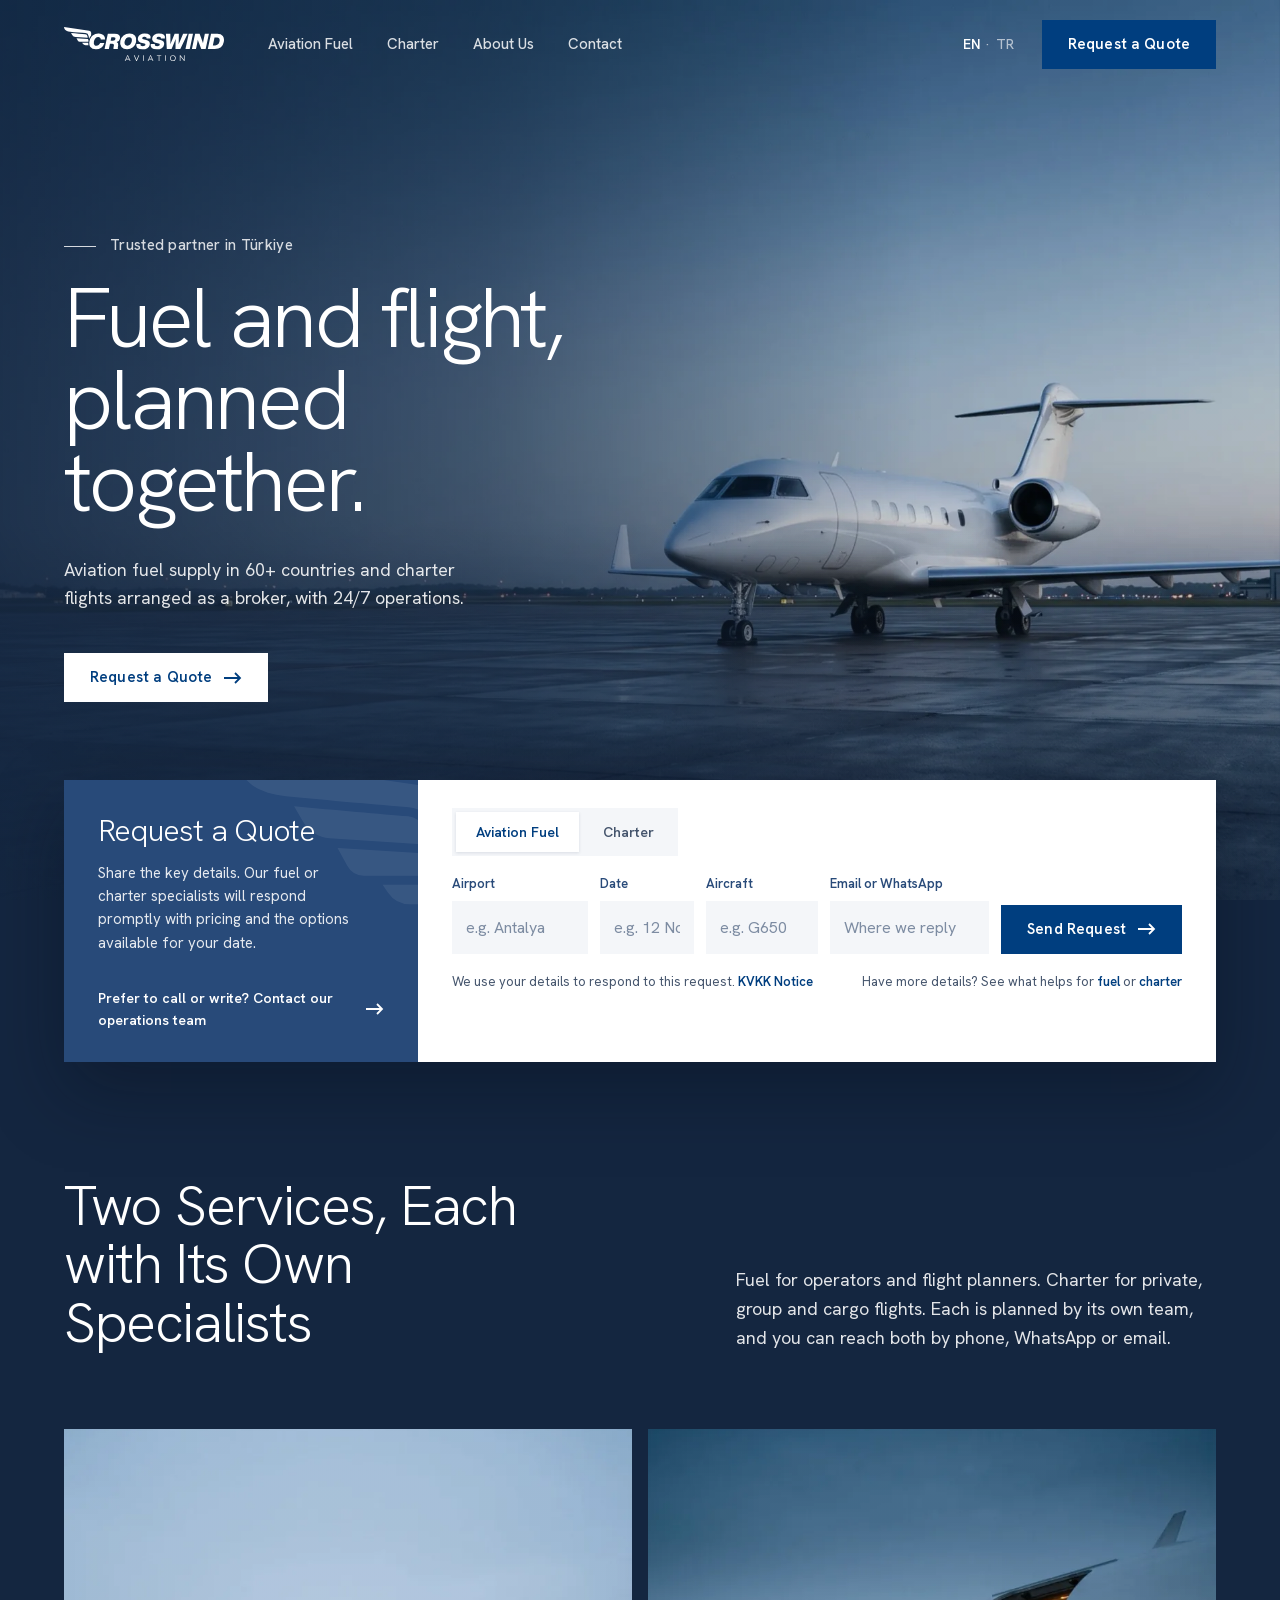
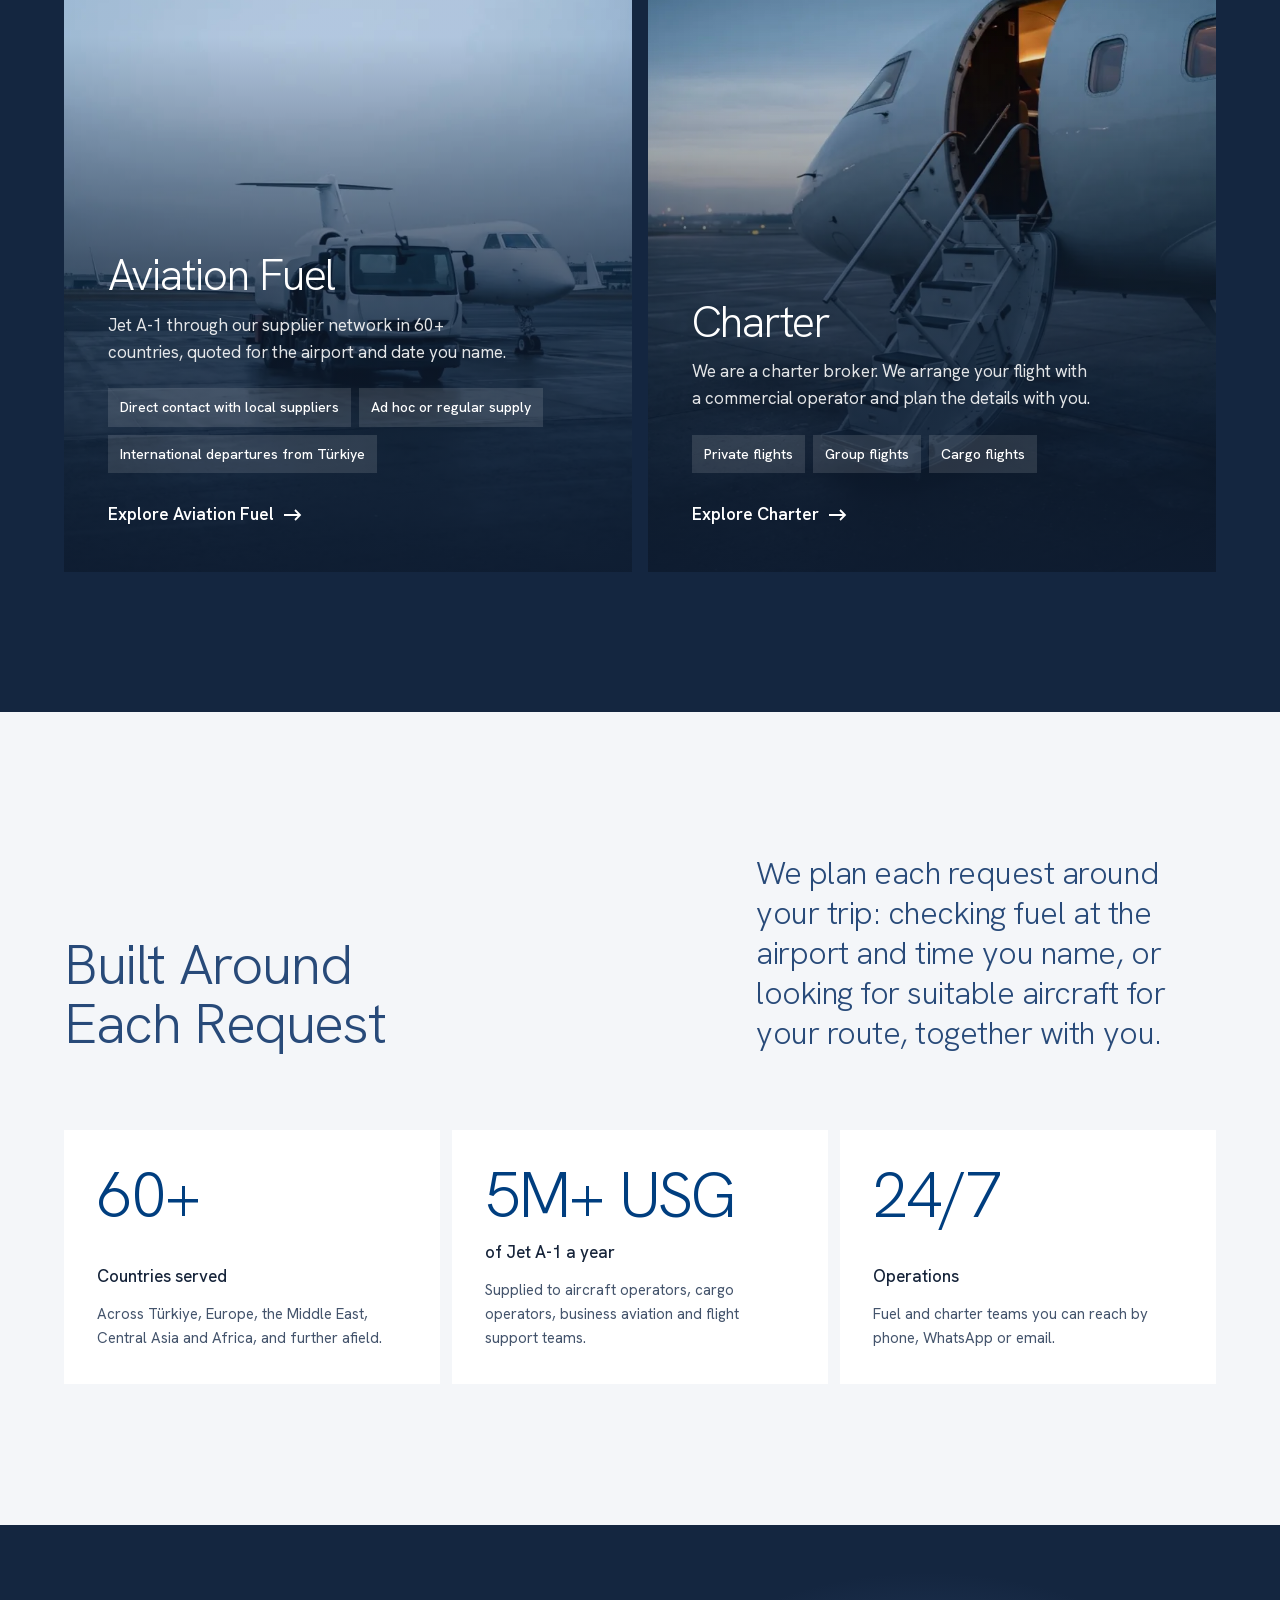
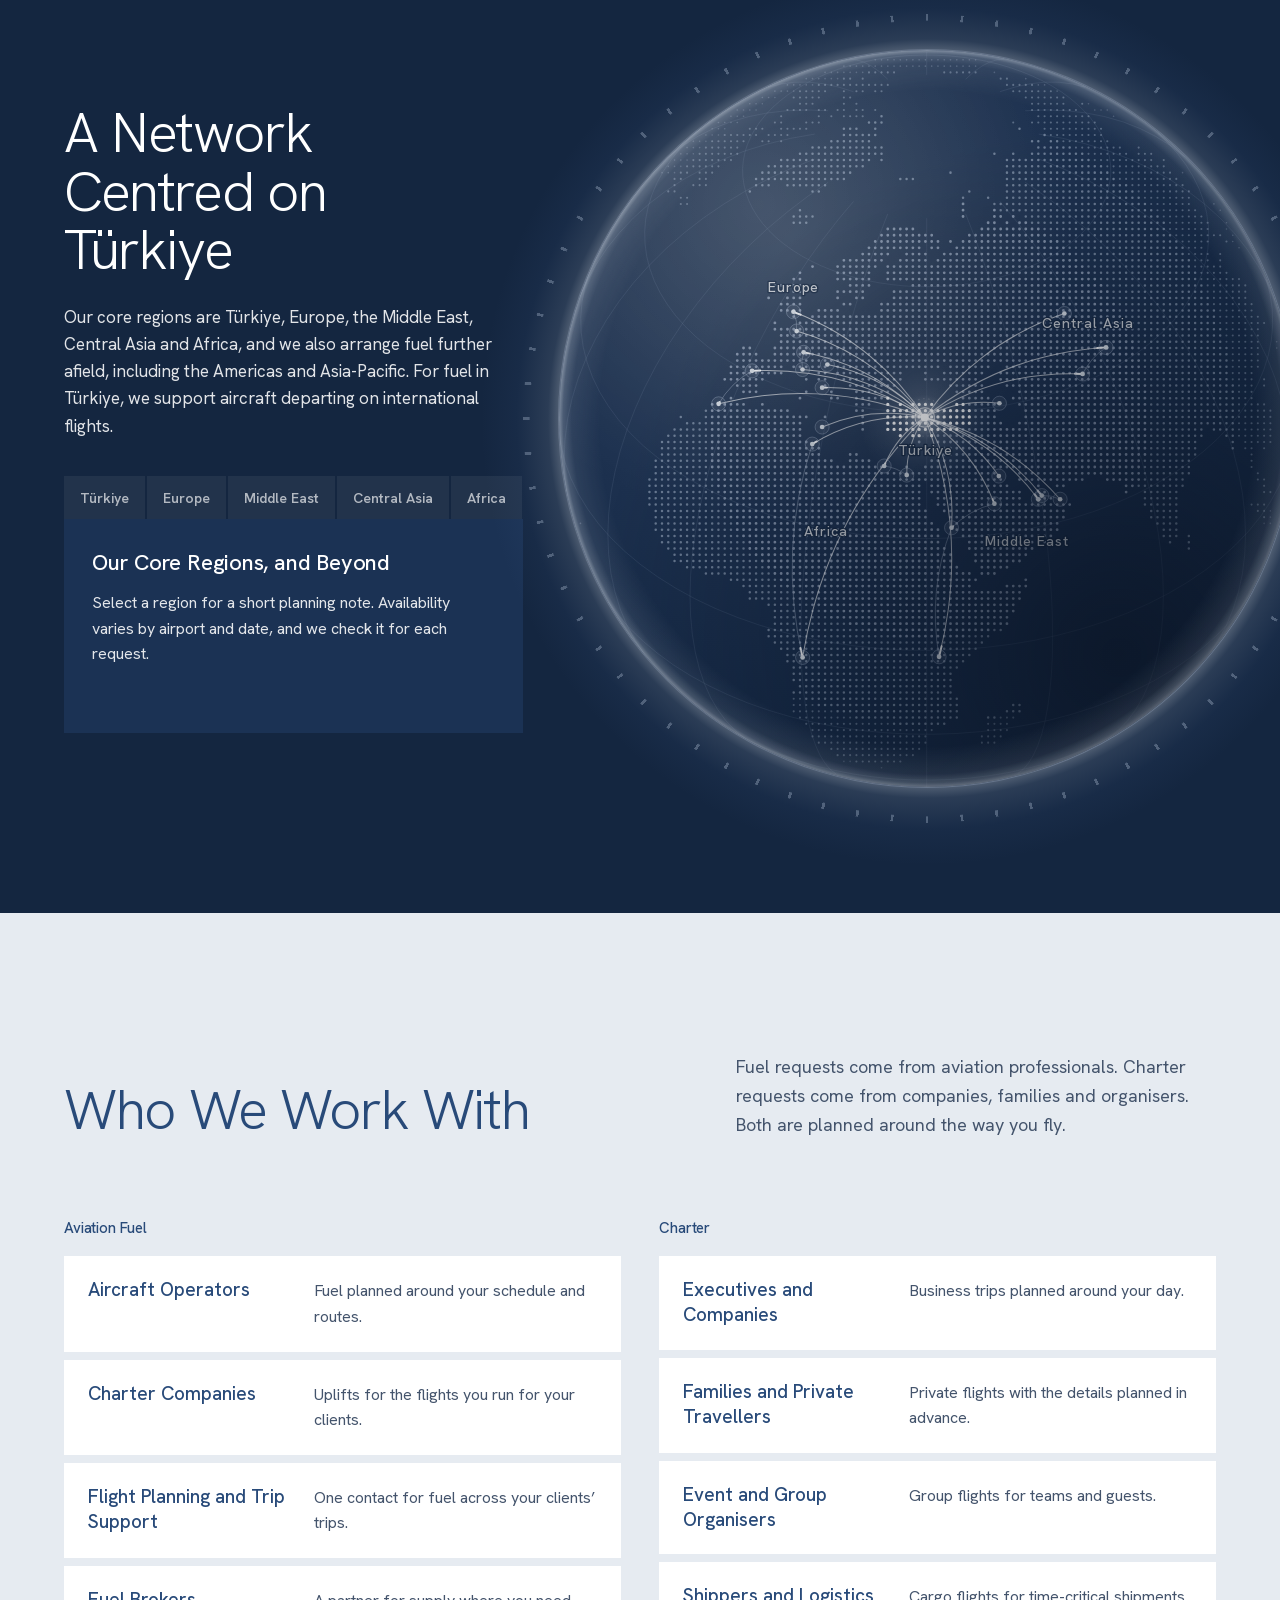
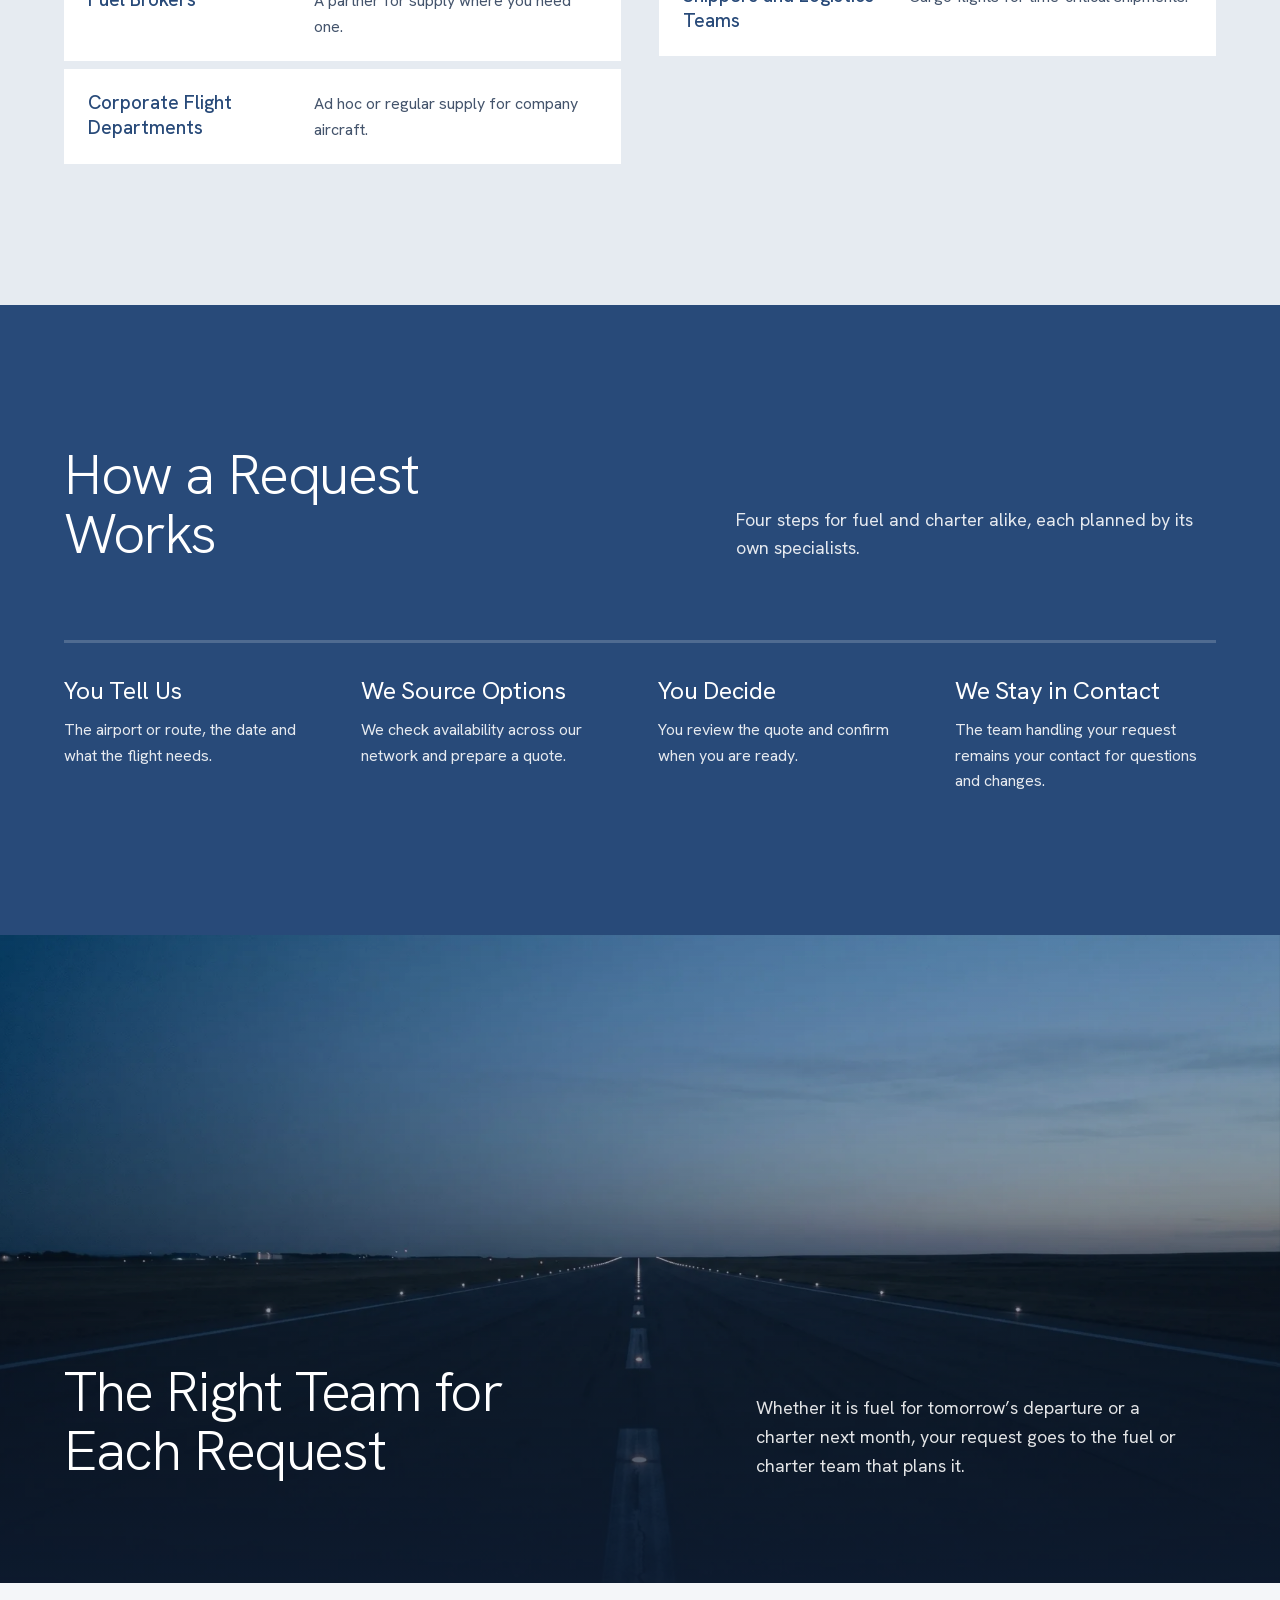
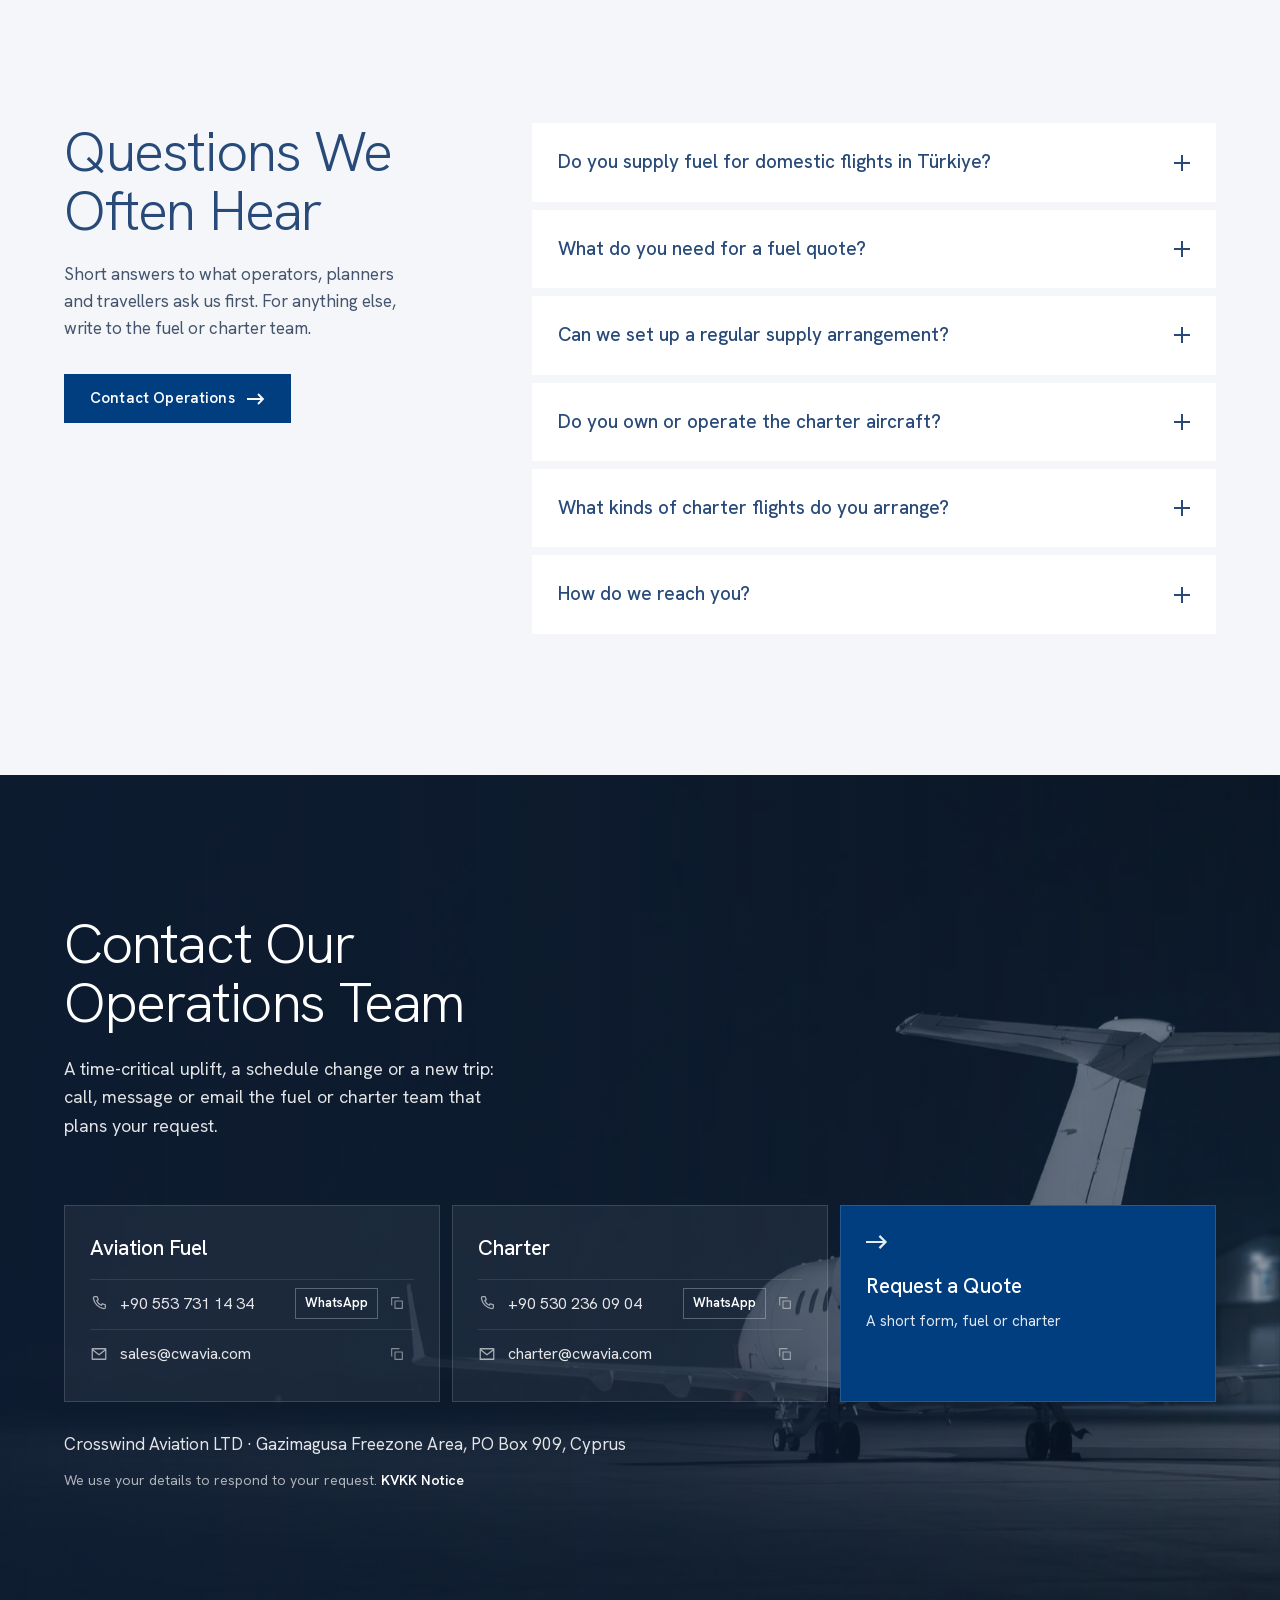
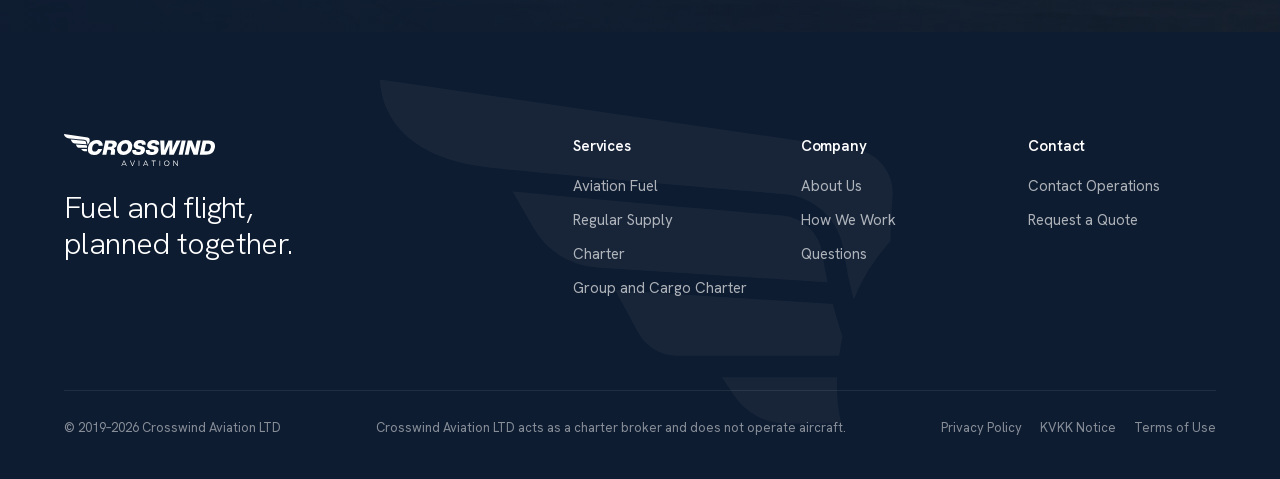
<file: index.html>
<!doctype html>
<html lang="en" class="js-yok">
<head>
<meta charset="utf-8">
<meta name="robots" content="noindex, nofollow">
<meta name="viewport" content="width=device-width, initial-scale=1, viewport-fit=cover">
<title>Crosswind Aviation · Aviation Fuel & Charter</title>
<meta name="description" content="Aviation fuel supply in 60+ countries, including Türkiye (Turkey) and the Gulf, and charter flights arranged as a broker. Operations run 24/7.">
<meta name="theme-color" content="#142640">
<meta property="og:type" content="website">
<meta property="og:site_name" content="Crosswind Aviation">
<meta property="og:title" content="Crosswind Aviation · Aviation Fuel & Charter">
<meta property="og:description" content="Aviation fuel supply in 60+ countries, including Türkiye (Turkey) and the Gulf, and charter flights arranged as a broker. Operations run 24/7.">
<link rel="canonical" href="https://cwavia.com/">
<link rel="alternate" hreflang="en" href="https://cwavia.com/">
<link rel="alternate" hreflang="tr" href="https://cwavia.com/tr/">
<link rel="alternate" hreflang="x-default" href="https://cwavia.com/">
<meta property="og:url" content="https://cwavia.com/">
<meta property="og:locale" content="en_GB">
<meta property="og:locale:alternate" content="tr_TR">
<meta property="og:image" content="https://cwavia.com/assets/og-image.jpg">
<meta property="og:image:width" content="1200">
<meta property="og:image:height" content="630">
<meta property="og:image:alt" content="Crosswind Aviation · Fuel and flight, planned together.">
<meta name="twitter:card" content="summary_large_image">
<meta name="twitter:title" content="Crosswind Aviation · Aviation Fuel & Charter">
<meta name="twitter:description" content="Aviation fuel supply in 60+ countries, including Türkiye (Turkey) and the Gulf, and charter flights arranged as a broker. Operations run 24/7.">
<meta name="twitter:image" content="https://cwavia.com/assets/og-image.jpg">
<link rel="icon" href="assets/favicon.svg" type="image/svg+xml">
<link rel="icon" href="assets/favicon-32.png" type="image/png" sizes="32x32">
<link rel="apple-touch-icon" href="assets/apple-touch-icon.png">
<link rel="preload" href="assets/fonts/hanken-grotesk-latin.woff2" as="font" type="font/woff2" crossorigin>
<link rel="preload" as="image" href="assets/hero.webp" type="image/webp" media="(min-width: 761px)">
<link rel="preload" as="image" href="assets/hero-mobil.webp" type="image/webp" media="(max-width: 760px)">
<link rel="stylesheet" href="assets/site.css">
<script type="application/ld+json" data-uretim>{"@context":"https://schema.org","@type":"Organization","name":"Crosswind Aviation","legalName":"Crosswind Aviation LTD","url":"https://cwavia.com/","logo":"https://cwavia.com/assets/apple-touch-icon.png","address":{"@type":"PostalAddress","streetAddress":"Gazimagusa Freezone Area","postOfficeBoxNumber":"PO Box 909","addressCountry":"Cyprus"},"contactPoint":[{"@type":"ContactPoint","contactType":"Aviation fuel","telephone":"+905537311434","email":"sales@cwavia.com","availableLanguage":["en","tr"]},{"@type":"ContactPoint","contactType":"Charter","telephone":"+905302360904","email":"charter@cwavia.com","availableLanguage":["en","tr"]}]}</script>
<script type="application/ld+json" data-uretim>{"@context":"https://schema.org","@type":"FAQPage","mainEntity":[{"@type":"Question","name":"Do you supply fuel for domestic flights in Türkiye?","acceptedAnswer":{"@type":"Answer","text":"In Türkiye, we support aircraft departing on international flights. Outside Türkiye, we can generally support domestic and international flights alike."}},{"@type":"Question","name":"What do you need for a fuel quote?","acceptedAnswer":{"@type":"Answer","text":"The airport, the date, the aircraft and where we can reach you. If you have them, the flight type, flight schedule, estimated uplift and handling agent help us reply faster."}},{"@type":"Question","name":"Can we set up a regular supply arrangement?","acceptedAnswer":{"@type":"Answer","text":"Yes. If you operate through the same airports often, we can set one up around your schedule. A fixed timetable is not required, and ad hoc requests are just as welcome."}},{"@type":"Question","name":"Do you own or operate the charter aircraft?","acceptedAnswer":{"@type":"Answer","text":"No. We are a charter broker. Charter flights are operated by commercial operators holding the air operator certificate (AOC) the flight requires, and we arrange your flight with one of them."}},{"@type":"Question","name":"What kinds of charter flights do you arrange?","acceptedAnswer":{"@type":"Answer","text":"Private flights for business and family travel, group flights for teams and events, and cargo flights for time-critical shipments."}},{"@type":"Question","name":"How do we reach you?","acceptedAnswer":{"@type":"Answer","text":"By phone, WhatsApp or email; the details are in the Contact section. Fuel and charter have separate teams, and your request goes to the team that plans it. Operations run 24/7."}}]}</script>
</head>
<body>
<a class="atla" href="#icerik">Skip to content</a>
<svg width="0" height="0" style="position:absolute" aria-hidden="true">
  <symbol id="i-ok" viewBox="0 0 18 12"><path d="M0 6h16M11 1l5 5-5 5" fill="none" stroke="currentColor" stroke-width="1.8"/></symbol>
  <symbol id="i-mesaj" viewBox="0 0 24 24"><path d="M4 4h16v12H10l-6 4z" fill="none" stroke="currentColor" stroke-width="1.7" stroke-linejoin="round"/></symbol>
  <symbol id="i-posta" viewBox="0 0 24 24"><path d="M3 5h18v14H3z M3 6l9 7 9-7" fill="none" stroke="currentColor" stroke-width="1.7" stroke-linejoin="round"/></symbol>
  <symbol id="i-tel" viewBox="0 0 24 24"><path d="M6.5 3.5h3l1.5 4-2 1.5a11 11 0 0 0 6 6l1.5-2 4 1.5v3a2 2 0 0 1-2 2A16.5 16.5 0 0 1 4.5 5.5a2 2 0 0 1 2-2z" fill="none" stroke="currentColor" stroke-width="1.7" stroke-linejoin="round"/></symbol>
  <symbol id="i-kanat" viewBox="0 0 40 27"><g transform="translate(-46.005 -35.133)" fill="currentColor"><path d="M102.82,67.782a3.418,3.418,0,0,0-3.092-2.934c-4.755-.4-13.479-1.15-20.735-1.847l1.615,2.81A6.071,6.071,0,0,0,85.5,68.854l17.717,1.118C103.047,69.167,102.914,68.425,102.82,67.782Z" transform="translate(-22.787 -19.251)"/><path d="M85.429,44.089a3.408,3.408,0,0,0-2.913-3.619L46,35.133a6.217,6.217,0,0,0,1.278,3.522c1.429,1.836,3.947,2.943,7.484,3.29,7.52.737,17.208,1.569,22.313,2a5.071,5.071,0,0,1,4.593,4.344,34.8,34.8,0,0,0,.777,3.766,14.886,14.886,0,0,1,2.827-4.492C85.291,46.435,85.336,45.277,85.429,44.089Z"/><path d="M139.913,109.218h-8.872l.963,1.417a4.894,4.894,0,0,0,4.052,2.145h4.164A12.971,12.971,0,0,1,139.913,109.218Z" transform="translate(-58.742 -51.177)"/><path d="M104.546,87.585l1.771,3.256a3.4,3.4,0,0,0,2.987,1.775h12.457q.1-.727.261-1.49c-.294-.863-.547-1.7-.753-2.485Z" transform="translate(-40.439 -36.233)"/></g></symbol>
</svg>

<header class="bar" id="bar">
  <div class="wrap">
    <a href="index.html" aria-label="Crosswind Aviation, home"><img decoding="async" class="logo" src="assets/crosswind-logo-beyaz.svg" alt="Crosswind Aviation"></a>
    <nav class="ana" id="ana-menu" aria-label="Main">
      <a href="fuel.html">Aviation Fuel</a>
      <a href="charter.html">Charter</a>
      <a href="about.html">About Us</a>
      <a href="#iletisim">Contact</a>
    </nav>
    <div class="bar-sag">
      <div class="dil" aria-label="Language"><b aria-current="true">EN</b> · <a href="tr/index.html" hreflang="tr" lang="tr">TR</a></div>
      <a class="btn btn--mavi" href="#teklif">Request a Quote</a>
      <button class="menu-ac" type="button" aria-expanded="false" aria-controls="ana-menu" aria-label="Menu"><i></i><i></i><i></i></button>
    </div>
  </div>
</header>

<main id="icerik" tabindex="-1">
  <section class="hero" aria-labelledby="baslik">
    <div class="hero__media">
      <video id="hero-video" muted playsinline preload="none" data-dizi="assets/hero.mp4,assets/hero-2.mp4,assets/hero-3.mp4" data-mobil-dizi="assets/hero-mobil.mp4,assets/hero-mobil-2.mp4,assets/hero-mobil-3.mp4" data-mobil-src="assets/hero-mobil.mp4" aria-hidden="true">
        <source src="assets/hero-mobil.mp4" type="video/mp4" media="(max-width: 760px)">
        <source src="assets/hero.mp4" type="video/mp4">
      </video>
    </div>
    <div class="hero__scrim"></div>
    <div class="wrap hero__icerik">
      <div class="giris-anim">
        <p class="ust-etiket">Trusted partner in Türkiye</p>
        <h1 id="baslik">Fuel and flight, planned together.</h1>
        <p class="giris">Aviation fuel supply in 60+ countries and charter flights arranged as a broker, with 24/7 operations.</p>
        <div class="kapilar">
          <a class="btn btn--beyaz" href="#teklif">Request a Quote <svg class="ok"><use href="#i-ok"/></svg></a>
        </div>
      </div>
    </div>
  </section>

  <section class="teklif teklif--ozet" id="teklif" aria-labelledby="teklif-baslik">
    <div class="wrap">
      <div class="kart">
        <div class="kart__sol">
          <svg class="kanat-izi" aria-hidden="true"><use href="#i-kanat"/></svg>
          <h2 id="teklif-baslik">Request a Quote</h2>
          <p>Share the key details. Our fuel or charter specialists will respond promptly with pricing and the options available for your date.</p>
          <div class="kart__secim">
            <button type="button" data-sheet="yakit"><b>Aviation Fuel</b><span>Airport, date, aircraft</span></button>
            <button type="button" data-sheet="charter"><b>Charter</b><span>Route, date, passengers</span></button>
          </div>
          <a class="kart__iletisim" href="#iletisim">Prefer to call or write? Contact our operations team <svg class="ok" aria-hidden="true"><use href="#i-ok"/></svg></a>
        </div>
        <div class="kart__sag">
          <div class="sekmeler" role="tablist" aria-label="Request type">
            <button role="tab" id="sekme-yakit" aria-selected="true" aria-controls="form-yakit">Aviation Fuel</button>
            <button role="tab" id="sekme-charter" aria-selected="false" aria-controls="form-charter">Charter</button>
          </div>
          <form class="hizli" id="form-yakit" role="tabpanel" aria-labelledby="sekme-yakit" onsubmit="return false">
            <div class="alan"><label for="icao">Airport</label><input id="icao" name="airport" placeholder="e.g. Antalya" autocomplete="off" required></div>
            <div class="alan"><label for="tarih-y">Date</label><input id="tarih-y" name="date" placeholder="e.g. 12 Nov" required></div>
            <div class="alan"><label for="ucak">Aircraft</label><input id="ucak" name="aircraft" placeholder="e.g. G650" required></div>
            <div class="alan"><label for="iletisim-y">Email or WhatsApp</label><input id="iletisim-y" name="contact" placeholder="Where we reply" autocomplete="email" required></div>
            <button class="btn btn--mavi" type="submit">Send Request <svg class="ok"><use href="#i-ok"/></svg></button>
          </form>
          <form class="hizli" id="form-charter" role="tabpanel" aria-labelledby="sekme-charter" onsubmit="return false" hidden>
            <div class="alan"><label for="rota">Route</label><input id="rota" name="route" placeholder="e.g. Istanbul – Nice" required></div>
            <div class="alan"><label for="tarih-c">Date</label><input id="tarih-c" name="date" placeholder="e.g. 12 Nov" required></div>
            <div class="alan"><label for="yolcu">Passengers</label><input id="yolcu" name="passengers" placeholder="e.g. 6" inputmode="numeric" required></div>
            <div class="alan"><label for="iletisim-c">Email or WhatsApp</label><input id="iletisim-c" name="contact" placeholder="Where we reply" autocomplete="email" required></div>
            <button class="btn btn--mavi" type="submit">Send Request <svg class="ok"><use href="#i-ok"/></svg></button>
          </form>
          <div class="kart__alt">
            <span>We use your details to respond to this request. <a href="legal.html#kvkk" data-yasal="kvkk">KVKK Notice</a></span>
            <span>Have more details? See what helps for <a href="fuel.html#bilgi">fuel</a> or <a href="charter.html#sorular">charter</a></span>
          </div>
        </div>
      </div>
    </div>
  </section>

  <section class="bolum z-koyu" id="hizmetler" aria-labelledby="hizmetler-baslik" style="padding-top:clamp(88px,9vw,136px)">
    <div class="wrap">
      <div class="bas">
        <h2 id="hizmetler-baslik" class="yukari">Two Services, Each with Its Own Specialists</h2>
        <p class="yukari">Fuel for operators and flight planners. Charter for private, group and cargo flights. Each is planned by its own team, and you can reach both by phone, WhatsApp or email.</p>
      </div>
      <div class="paneller">
        <a class="panel" href="fuel.html">
          <picture><source type="image/webp" srcset="assets/yakit-sm.webp 821w, assets/yakit.webp 1200w" sizes="(max-width: 760px) 86vw, 50vw"><img decoding="async" src="assets/yakit.jpg" srcset="assets/yakit-sm.jpg 821w, assets/yakit.jpg 1200w" sizes="(max-width: 760px) 86vw, 50vw" alt="Refuelling truck waiting in front of a business jet on a wet apron at dawn" loading="lazy"></picture>
          <div class="panel__ic">
            <h3>Aviation Fuel</h3>
            <p>Jet A-1 through our supplier network in 60+ countries, quoted for the airport and date you name.</p>
            <ul><li>Direct contact with local suppliers</li><li>Ad hoc or regular supply</li><li>International departures from Türkiye</li></ul>
            <span class="link">Explore Aviation Fuel <svg class="ok"><use href="#i-ok"/></svg></span>
          </div>
        </a>
        <a class="panel" href="charter.html">
          <picture><source type="image/webp" srcset="assets/charter-sm.webp 821w, assets/charter.webp 1200w" sizes="(max-width: 760px) 86vw, 50vw"><img decoding="async" src="assets/charter.jpg" srcset="assets/charter-sm.jpg 821w, assets/charter.jpg 1200w" sizes="(max-width: 760px) 86vw, 50vw" alt="Open door and airstair of a business jet at dawn" loading="lazy"></picture>
          <div class="panel__ic">
            <h3>Charter</h3>
            <p>We are a charter broker. We arrange your flight with a commercial operator and plan the details with you.</p>
            <ul><li>Private flights</li><li>Group flights</li><li>Cargo flights</li></ul>
            <span class="link">Explore Charter <svg class="ok"><use href="#i-ok"/></svg></span>
          </div>
        </a>
      </div>
    </div>
  </section>

  <section class="bolum z-beyaz" aria-labelledby="olcek-baslik">
    <div class="wrap">
      <div class="beyan-izgara">
        <h2 id="olcek-baslik" class="yukari">Built Around Each Request</h2>
        <p class="beyan yukari mobil-gizle">We plan each request around your trip: checking fuel at the airport and time you name, or looking for suitable aircraft for your route, together with you.</p>
      </div>
      <div class="rakam-satiri">
        <div class="yukari"><b class="tabular" data-say="60">60+</b><span>Countries served</span><small>Across Türkiye, Europe, the Middle East, Central Asia and Africa, and further afield.</small></div>
        <div class="yukari"><b class="tabular" data-say="5" data-son="M+ USG">5M+ USG</b><span>of <span class="bitisik">Jet A-1</span> a year</span><small>Supplied to aircraft operators, cargo operators, business aviation and flight support teams.</small></div>
        <div class="yukari"><b class="tabular" data-say="24" data-son="/7">24/7</b><span>Operations</span><small>Fuel and charter teams you can reach by phone, WhatsApp or email.</small></div>
      </div>
    </div>
  </section>

  <section class="bolum z-koyu ag" id="ag" aria-labelledby="ag-baslik">
    <div class="wrap">
      <div>
        <h2 id="ag-baslik" class="yukari">A Network Centred on Türkiye</h2>
        <p class="metin yukari">Our core regions are Türkiye, Europe, the Middle East, Central Asia and Africa, and we also arrange fuel further afield, including the Americas and Asia-Pacific. For fuel in Türkiye, we support aircraft departing on international flights.</p>
        <div class="bolge-sec yukari" role="group" aria-label="Regions">
          <button type="button" data-bolge="tr" aria-pressed="false">Türkiye</button>
          <button type="button" data-bolge="eu" aria-pressed="false">Europe</button>
          <button type="button" data-bolge="me" aria-pressed="false">Middle East</button>
          <button type="button" data-bolge="ca" aria-pressed="false">Central Asia</button>
          <button type="button" data-bolge="af" aria-pressed="false">Africa</button>
        </div>
        <div class="bolge-panel yukari" id="bolge-panel" aria-live="polite">
          <div data-icerik="hepsi"><h3>Our Core Regions, and Beyond</h3><p>Select a region for a short planning note. Availability varies by airport and date, and we check it for each request.</p></div>
          <div data-icerik="tr" hidden><h3>Türkiye</h3><p>Our home base at the crossroads of Europe, the Gulf and Central Asia. Direct coordination with local physical suppliers across major hubs and coastal airports for international departures.</p><small><b>Operational focus:</b> Istanbul and Ankara, the Black Sea coast and the summer coastal airports of Antalya, Bodrum and Dalaman.</small><div class="icao-cipler" role="group" aria-label="Airports"><button type="button" data-icao="LTBA">LTBA</button><button type="button" data-icao="LTFM">LTFM</button><button type="button" data-icao="LTAI">LTAI</button><button type="button" data-icao="LTCG">LTCG</button><button type="button" data-icao="LTFE">LTFE</button><button type="button" data-icao="LTAC">LTAC</button><button type="button" data-icao="LTBS">LTBS</button><button type="button" data-icao="LTBU">LTBU</button><button type="button" data-icao="LTFJ">LTFJ</button></div></div>
          <div data-icerik="eu" hidden><h3>Europe</h3><p>Year-round supply across financial capitals and executive hubs in the UK, Western Europe and the Mediterranean, with more than one supplier at many airports in peak season.</p><small><b>Operational focus:</b> slot-coordinated airports, Mediterranean summer traffic and winter alpine routes.</small><div class="icao-cipler" role="group" aria-label="Airports"><button type="button" data-icao="EGLF">EGLF</button><button type="button" data-icao="EGGW">EGGW</button><button type="button" data-icao="LFPB">LFPB</button><button type="button" data-icao="LSGG">LSGG</button><button type="button" data-icao="LFMN">LFMN</button><button type="button" data-icao="LEMD">LEMD</button><button type="button" data-icao="LIRA">LIRA</button><button type="button" data-icao="LIPZ">LIPZ</button><button type="button" data-icao="LMML">LMML</button></div></div>
          <div data-icerik="me" hidden><h3>Middle East</h3><p>Jet A-1 supply across key Gulf and Red Sea hubs connecting Europe, Asia and Africa, for both executive flights and wide-body cargo operations.</p><small><b>Operational focus:</b> 24/7 turnaround support, tech-stop uplifts and high-demand winter schedules.</small><div class="icao-cipler" role="group" aria-label="Airports"><button type="button" data-icao="OMDW">OMDW</button><button type="button" data-icao="OOMS">OOMS</button><button type="button" data-icao="OERK">OERK</button><button type="button" data-icao="OEJN">OEJN</button><button type="button" data-icao="OMAD">OMAD</button><button type="button" data-icao="OKKK">OKKK</button></div></div>
          <div data-icerik="ca" hidden><h3>Central Asia</h3><p>Strategic tech-stop and destination airports across Kazakhstan, Uzbekistan, Azerbaijan and the wider Caspian–Central Asian corridor linking Europe and East Asia.</p><small><b>Operational focus:</b> long-sector fuel planning, cargo freighter uplifts and local handling coordination.</small><div class="icao-cipler" role="group" aria-label="Airports"><button type="button" data-icao="UAAA">UAAA</button><button type="button" data-icao="UACC">UACC</button><button type="button" data-icao="UTTT">UTTT</button><button type="button" data-icao="UBBB">UBBB</button></div></div>
          <div data-icerik="af" hidden><h3>Africa</h3><p>Supply across North, West, East and Central African gateways, from Mediterranean hubs in Libya, Egypt and Morocco to sub-Saharan capitals.</p><small><b>Operational focus:</b> advance fuel confirmation and, where available, alternative suppliers on long-range sectors.</small><div class="icao-cipler" role="group" aria-label="Airports"><button type="button" data-icao="HLLM">HLLM</button><button type="button" data-icao="HECA">HECA</button><button type="button" data-icao="HEMM">HEMM</button><button type="button" data-icao="GMMN">GMMN</button><button type="button" data-icao="HKJK">HKJK</button><button type="button" data-icao="FCBB">FCBB</button></div></div>
        </div>
      </div>
      <div class="kure" id="kure"><div class="kure__govde"><div class="kure__ic">
          <img decoding="async" src="assets/kure-noktalar.svg" alt="" aria-hidden="true">
          <svg viewBox="0 0 1000 1000" role="img" aria-label="Dotted world map centred on Türkiye, with routes to Europe, the Middle East, Central Asia and Africa">
            <defs><radialGradient id="kure-isik"><stop offset="0" stop-color="#fff" stop-opacity=".5"/><stop offset=".35" stop-color="#D5DCE4" stop-opacity=".16"/><stop offset="1" stop-color="#A2B1C6" stop-opacity="0"/></radialGradient></defs>
            <path class="izgara" d="M254.5 900.5L273.4 910.9L293.5 920.4L314.6 929.0L336.5 936.7L359.3 943.4L382.8 949.0L406.8 953.6L431.3 957.2L456.1 959.7L481.2 961.1L506.3 961.3L531.4 960.5L556.3 958.6L581.0 955.6L605.3 951.5L629.0 946.3L652.2 940.1L674.6 933.0L696.1 924.8L716.7 915.7L736.2 905.8M93.5 733.5L106.5 751.1L121.4 768.1L138.2 784.3L156.8 799.8L177.0 814.5L198.8 828.2L222.1 840.9L246.7 852.6L272.5 863.2L299.5 872.6L327.4 880.8L356.2 887.7L385.7 893.4L415.7 897.8L446.2 900.8L476.9 902.5L507.7 902.8L538.5 901.8L569.1 899.4L599.4 895.7L629.1 890.7L658.3 884.4L686.7 876.8L714.1 868.0L740.5 858.0L765.8 846.9L789.8 834.7L812.3 821.5L833.3 807.3L852.7 792.2L870.4 776.3L886.3 759.7L900.3 742.4L912.3 724.5M30.6 515.5L33.5 536.0L38.6 556.4L46.0 576.6L55.6 596.3L67.4 615.6L81.2 634.3L97.1 652.3L115.0 669.7L134.7 686.1L156.3 701.7L179.5 716.3L204.2 729.9L230.4 742.3L257.9 753.5L286.6 763.5L316.4 772.3L347.0 779.7L378.4 785.7L410.3 790.3L442.7 793.6L475.4 795.4L508.2 795.7L541.0 794.7L573.5 792.1L605.7 788.2L637.4 782.9L668.4 776.1L698.6 768.1L727.9 758.7L756.0 748.1L782.9 736.2L808.3 723.2L832.3 709.1L854.7 694.0L875.4 678.0L894.2 661.1L911.1 643.4L926.0 625.0L938.8 606.0L949.5 586.5L958.0 566.5L964.2 546.3L968.2 525.8M69.7 312.6L63.8 331.6L60.0 350.8L58.4 370.2L58.9 389.6L61.6 408.9L66.5 428.1L73.4 447.0L82.4 465.6L93.5 483.7L106.5 501.3L121.4 518.2L138.2 534.5L156.8 550.0L177.0 564.6L198.8 578.3L222.1 591.1L246.7 602.8L272.5 613.3L299.5 622.7L327.4 630.9L356.2 637.9L385.7 643.5L415.7 647.9L446.2 650.9L476.9 652.6L507.7 653.0L538.5 652.0L569.1 649.6L599.4 645.9L629.1 640.9L658.3 634.6L686.7 627.0L714.1 618.2L740.5 608.2L765.8 597.0L789.8 584.8L812.3 571.6L833.3 557.4L852.7 542.3L870.4 526.5L886.3 509.8L900.3 492.5L912.3 474.7L922.4 456.3L930.3 437.6L936.2 418.6L940.0 399.3L941.6 379.9L941.1 360.5L938.4 341.2L933.5 322.0M212.5 128.9L198.0 141.8L185.1 155.4L173.7 169.5L163.9 184.0L155.7 199.0L149.2 214.2L144.4 229.8L141.3 245.5L140.0 261.3L140.5 277.1L142.6 292.8L146.6 308.5L152.2 323.9L159.6 339.0L168.6 353.7L179.2 368.1L191.4 381.9L205.1 395.2L220.2 407.8L236.7 419.7L254.5 430.9L273.4 441.3L293.5 450.8L314.6 459.4L336.5 467.1L359.3 473.8L382.8 479.5L406.8 484.1L431.3 487.6L456.1 490.1L481.2 491.5L506.3 491.8L531.4 490.9L556.3 489.0L581.0 486.0L605.3 481.9L629.0 476.7L652.2 470.6L674.6 463.4L696.1 455.2L716.7 446.2L736.2 436.2L754.6 425.4L771.7 413.9L787.5 401.6L802.0 388.6L814.9 375.1L826.3 361.0L836.1 346.4L844.3 331.5L850.8 316.2L855.6 300.7L858.7 285.0L860.0 269.2L859.5 253.4L857.4 237.6L853.4 222.0L847.8 206.6L840.4 191.4L831.4 176.7L820.8 162.4L808.6 148.5L794.9 135.3M634.8 62.5L621.0 56.9L606.7 51.9L591.8 47.5L576.5 43.8L560.8 40.8L544.8 38.5L528.6 36.9L512.3 36.0L495.9 35.8L479.5 36.3L463.2 37.6L447.1 39.6L431.3 42.2L415.8 45.6L400.7 49.6L386.1 54.3L372.0 59.6L358.6 65.6L345.8 72.1L333.8 79.1L322.6 86.7L312.3 94.7L302.9 103.1L294.5 112.0L287.0 121.2L280.6 130.7L275.3 140.4L271.0 150.4L267.9 160.5L265.9 170.8L265.0 181.1L265.3 191.4L266.8 201.7L269.3 211.9L273.0 222.0L277.8 231.8L283.7 241.5L290.6 250.8L298.6 259.8L307.5 268.5L317.4 276.7L328.1 284.5L339.7 291.8L352.1 298.6L365.2 304.8L379.0 310.4L393.3 315.4L408.2 319.8L423.5 323.5L439.2 326.5L455.2 328.8L471.4 330.5L487.7 331.4L504.1 331.5L520.5 331.0L536.8 329.7L552.9 327.8L568.7 325.1L584.2 321.7L599.3 317.7L613.9 313.0L628.0 307.7L641.4 301.8L654.2 295.3L666.2 288.3L677.4 280.7L687.7 272.7L697.1 264.2L705.5 255.4L713.0 246.2L719.4 236.7L724.7 226.9L729.0 216.9L732.1 206.8L734.1 196.6L735.0 186.3L734.7 175.9L733.2 165.7L730.7 155.5L727.0 145.4L722.2 135.5L716.3 125.9L709.4 116.5L701.4 107.5L692.5 98.9L682.6 90.6L671.9 82.8L660.3 75.5L647.9 68.7L634.8 62.5M599.0 41.1L589.9 41.8L580.4 44.7L570.5 49.9L560.2 57.2L549.7 66.7M500.0 31.8L500.0 35.8L500.0 42.0L500.0 50.5L500.0 61.2M401.0 41.1L410.1 41.8L419.6 44.7L429.5 49.9L439.8 57.2L450.3 66.7M297.8 76.9L314.0 72.7L331.1 70.5L348.9 70.4L367.6 72.4L386.8 76.5L406.6 82.6M170.7 165.7L188.2 151.9L207.2 139.9L227.6 129.6L249.4 121.1L272.4 114.5L296.5 109.7L321.6 106.9L347.5 105.9L374.2 106.9M55.1 349.9L65.1 326.8L77.2 304.5L91.3 283.2L107.5 262.9L125.5 243.8L145.4 225.9L167.0 209.3L190.3 194.2L215.0 180.6L241.2 168.5L268.6 158.0L297.1 149.2L326.6 142.1L357.0 136.7M41.6 601.7L38.3 576.7L37.1 551.4L38.3 525.8L41.6 500.0L47.3 474.3L55.1 448.7L65.1 423.3L77.2 398.4L91.3 373.9L107.5 350.0L125.5 326.9L145.4 304.6L167.0 283.2L190.3 262.9L215.0 243.8L241.2 225.9L268.6 209.4L297.1 194.2L326.6 180.6L357.0 168.5M140.6 802.1L128.2 783.7L117.5 763.9L108.7 742.8L101.9 720.6L96.9 697.3L94.0 673.0L93.0 647.9L94.0 622.1L96.9 595.6L101.9 568.7L108.7 541.5L117.5 514.0L128.2 486.5L140.6 459.1L154.8 431.9L170.7 405.0L188.2 378.5L207.2 352.7L227.6 327.5L249.4 303.2L272.4 279.9L296.5 257.6L321.6 236.5L347.5 216.7L374.2 198.3M268.6 908.4L255.6 898.0L243.8 885.7L233.3 871.5L224.0 855.6L216.1 837.8L209.6 818.5L204.5 797.6L200.8 775.2L198.6 751.5L197.9 726.6L198.6 700.5L200.8 673.5L204.5 645.7L209.6 617.1L216.1 588.0L224.0 558.4L233.3 528.6L243.8 498.6L255.6 468.6L268.6 438.8L282.7 409.3L297.8 380.2L314.0 351.7L331.1 323.9L348.9 297.0L367.6 271.0L386.8 246.2L406.6 222.6M384.4 953.7L376.9 947.7L370.0 939.6L363.7 929.3L358.1 916.9L353.1 902.5L348.9 886.1L345.5 867.9L342.8 847.8L340.8 826.1L339.6 802.7L339.3 777.9L339.6 751.8L340.8 724.4L342.8 695.9L345.5 666.5L348.9 636.3L353.1 605.3L358.1 573.9L363.7 542.2L370.0 510.2L376.9 478.1L384.4 446.2L392.4 414.5L401.0 383.3L410.1 352.6L419.6 322.6L429.5 293.5L439.8 265.5L450.3 238.5M500.0 969.4L500.0 966.5L500.0 961.4L500.0 954.0L500.0 944.4L500.0 932.6L500.0 918.8L500.0 902.9L500.0 885.0L500.0 865.3L500.0 843.7L500.0 820.5L500.0 795.8L500.0 769.6L500.0 742.1L500.0 713.4L500.0 683.6L500.0 653.0L500.0 621.6L500.0 589.7L500.0 557.3L500.0 524.6L500.0 491.8L500.0 459.0L500.0 426.5L500.0 394.3L500.0 362.6L500.0 331.6L500.0 301.4L500.0 272.1L500.0 244.0M615.6 953.7L623.1 947.7L630.0 939.6L636.3 929.3L641.9 916.9L646.9 902.5L651.1 886.1L654.5 867.9L657.2 847.8L659.2 826.1L660.4 802.7L660.7 777.9L660.4 751.8L659.2 724.4L657.2 695.9L654.5 666.5L651.1 636.3L646.9 605.3L641.9 573.9L636.3 542.2L630.0 510.2L623.1 478.1L615.6 446.2L607.6 414.5L599.0 383.3L589.9 352.6L580.4 322.6L570.5 293.5L560.2 265.5L549.7 238.5M731.4 908.4L744.4 898.0L756.2 885.7L766.7 871.5L776.0 855.6L783.9 837.8L790.4 818.5L795.5 797.6L799.2 775.2L801.4 751.5L802.1 726.6L801.4 700.5L799.2 673.5L795.5 645.7L790.4 617.1L783.9 588.0L776.0 558.4L766.7 528.6L756.2 498.6L744.4 468.6L731.4 438.8L717.3 409.3L702.2 380.2L686.0 351.7L668.9 323.9L651.1 297.0L632.4 271.0L613.2 246.2L593.4 222.6M859.4 802.1L871.8 783.7L882.5 763.9L891.3 742.8L898.1 720.6L903.1 697.3L906.0 673.0L907.0 647.9L906.0 622.1L903.1 595.6L898.1 568.7L891.3 541.5L882.5 514.0L871.8 486.5L859.4 459.1L845.2 431.9L829.3 405.0L811.8 378.5L792.8 352.7L772.4 327.5L750.6 303.2L727.6 279.9L703.5 257.6L678.4 236.5L652.5 216.7L625.8 198.3M958.4 601.7L961.7 576.7L962.9 551.4L961.7 525.8L958.4 500.0L952.7 474.3L944.9 448.7L934.9 423.3L922.8 398.4L908.7 373.9L892.5 350.0L874.5 326.9L854.6 304.6L833.0 283.2L809.7 262.9L785.0 243.8L758.8 225.9L731.4 209.4L702.9 194.2L673.4 180.6L643.0 168.5M944.9 349.9L934.9 326.8L922.8 304.5L908.7 283.2L892.5 262.9L874.5 243.8L854.6 225.9L833.0 209.3L809.7 194.2L785.0 180.6L758.8 168.5L731.4 158.0L702.9 149.2L673.4 142.1L643.0 136.7M829.3 165.7L811.8 151.9L792.8 139.9L772.4 129.6L750.6 121.1L727.6 114.5L703.5 109.7L678.4 106.9L652.5 105.9L625.8 106.9M702.2 76.9L686.0 72.7L668.9 70.5L651.1 70.4L632.4 72.4L613.2 76.5L593.4 82.6"/>
            <circle class="merkez-isik" cx="497.5" cy="498.4" r="84" fill="url(#kure-isik)"/>
            <g class="rotalar">
              <path class="rota rota--ic" data-bolge="tr" data-kaynak="ic" pathLength="1" d="M497.5 498.4Q483.4 487.1 466 482"/>
              <path class="rota rota--ic" data-bolge="tr" data-kaynak="ic" pathLength="1" d="M497.5 498.4Q484.2 503.8 474 514"/>
              <path class="rota rota--ic" data-bolge="tr" data-kaynak="ic" pathLength="1" d="M497.5 498.4Q512.9 490.9 530 490"/>
              <path class="rota rota--ic" data-bolge="tr" data-kaynak="ic" pathLength="1" d="M497.5 498.4Q472.2 501.4 450 514"/>
              <path class="rota rota--ic" data-bolge="tr" data-kaynak="ic" pathLength="1" d="M497.5 498.4Q494.6 493.4 490 490"/>
              <path class="rota rota--ic" data-bolge="tr" data-kaynak="ic" pathLength="1" d="M497.5 498.4Q476.2 502.2 458 514"/>
              <path class="rota" data-bolge="me" data-kaynak="tr" pathLength="1" d="M497.5 498.4Q588.2 524.3 646.9 598.1"/>
              <path class="rota" data-bolge="me" data-kaynak="tr" pathLength="1" d="M497.5 498.4Q600.6 523.0 670.3 602.8"/>
              <path class="rota" data-bolge="me" data-kaynak="tr" pathLength="1" d="M497.5 498.4Q559.6 539.2 586.4 608.5"/>
              <path class="rota" data-bolge="me" data-kaynak="tr" pathLength="1" d="M497.5 498.4Q537.1 563.3 531.7 639.2"/>
              <path class="rota" data-bolge="me" data-kaynak="tr" pathLength="1" d="M497.5 498.4Q586.7 527.4 642.5 602.9"/>
              <path class="rota" data-bolge="me" data-kaynak="tr" pathLength="1" d="M497.5 498.4Q556.8 520.7 592.1 573.2"/>
              <path class="rota" data-bolge="eu" data-kaynak="tr" pathLength="1" d="M497.5 498.4Q435.3 404.1 329.9 363.5"/>
              <path class="rota" data-bolge="eu" data-kaynak="tr" pathLength="1" d="M497.5 498.4Q433.4 417.1 334.0 388.1"/>
              <path class="rota" data-bolge="eu" data-kaynak="tr" pathLength="1" d="M497.5 498.4Q433.5 432.1 342.9 415.3"/>
              <path class="rota" data-bolge="eu" data-kaynak="tr" pathLength="1" d="M497.5 498.4Q429.3 442.8 341.5 437.2"/>
              <path class="rota" data-bolge="eu" data-kaynak="tr" pathLength="1" d="M497.5 498.4Q396.8 433.4 277.1 438.9"/>
              <path class="rota" data-bolge="eu" data-kaynak="tr" pathLength="1" d="M497.5 498.4Q446.2 444.7 373.2 430.8"/>
              <path class="rota" data-bolge="eu" data-kaynak="tr" pathLength="1" d="M497.5 498.4Q438.1 458.4 366.5 460.4"/>
              <path class="rota" data-bolge="eu" data-kaynak="tr" pathLength="1" d="M497.5 498.4Q430.0 483.5 366.5 510.6"/>
              <path class="rota" data-bolge="ca" data-kaynak="tr" pathLength="1" d="M497.5 498.4Q598.9 416.7 728.9 409.0"/>
              <path class="rota" data-bolge="ca" data-kaynak="tr" pathLength="1" d="M497.5 498.4Q565.4 403.5 675.7 365.7"/>
              <path class="rota" data-bolge="ca" data-kaynak="tr" pathLength="1" d="M497.5 498.4Q589.4 438.4 699.0 442.9"/>
              <path class="rota" data-bolge="ca" data-kaynak="tr" pathLength="1" d="M497.5 498.4Q542.3 474.1 592.8 480.3"/>
              <path class="rota" data-bolge="af" data-kaynak="tr" pathLength="1" d="M497.5 498.4Q420.3 492.4 353.9 532.4"/>
              <path class="rota" data-bolge="af" data-kaynak="tr" pathLength="1" d="M497.5 498.4Q474.2 531.5 474.5 572.0"/>
              <path class="rota" data-bolge="af" data-kaynak="tr" pathLength="1" d="M497.5 498.4Q461.7 521.1 445.7 560.4"/>
              <path class="rota" data-bolge="af" data-kaynak="tr" pathLength="1" d="M497.5 498.4Q368.7 447.6 234.4 481.0"/>
              <path class="rota" data-bolge="af" data-kaynak="tr" pathLength="1" d="M497.5 498.4Q555.5 648.2 515.8 803.9"/>
              <path class="rota" data-bolge="af" data-kaynak="tr" pathLength="1" d="M497.5 498.4Q370.5 626.6 341.6 804.7"/>
              <path class="rota" data-bolge="eu" data-kaynak="eu" pathLength="1" d="M329.9 363.5Q335.4 375.2 334.0 388.1"/>
              <path class="rota" data-bolge="eu" data-kaynak="eu" pathLength="1" d="M342.9 415.3Q339.1 426.1 341.5 437.2"/>
              <path class="rota" data-bolge="eu" data-kaynak="eu" pathLength="1" d="M277.1 438.9Q249.9 454.0 234.4 481.0"/>
              <path class="rota" data-bolge="me" data-kaynak="me" pathLength="1" d="M646.9 598.1Q659.3 597.2 670.3 602.8"/>
              <path class="rota" data-bolge="me" data-kaynak="me" pathLength="1" d="M586.4 608.5Q554.8 616.2 531.7 639.2"/>
              <path class="rota" data-bolge="ca" data-kaynak="ca" pathLength="1" d="M728.9 409.0Q709.2 421.8 699.0 442.9"/>
              <path class="rota" data-bolge="af" data-kaynak="af" pathLength="1" d="M474.5 572.0Q461.7 562.2 445.7 560.4"/>
              <path class="rota" data-bolge="me" data-kaynak="me" pathLength="1" d="M531.7 639.2Q500.7 719.3 515.8 803.9"/>
              <path class="rota" data-bolge="af" data-kaynak="af" pathLength="1" d="M353.9 532.4Q309.6 666.8 341.6 804.7"/>
            </g>
            <g class="akanlar"></g>
            <circle class="nabiz" cx="497.5" cy="498.4" r="8"/>
            <g class="dugumler">
              <g transform="translate(497.5 498.4)"><g class="dugum dugum--tr" data-bolge="tr"><circle class="dugum__dis" r="24"/><circle class="dugum__hale" r="12.5"/><circle class="dugum__nokta" r="5.2"/></g></g>
              <g transform="translate(646.9 598.1)"><g class="dugum" data-bolge="me"><circle class="dugum__hale" r="9"/><circle class="dugum__nokta" r="3"/></g></g>
              <g transform="translate(670.3 602.8)"><g class="dugum" data-bolge="me"><circle class="dugum__hale" r="9"/><circle class="dugum__nokta" r="3"/></g></g>
              <g transform="translate(586.4 608.5)"><g class="dugum" data-bolge="me"><circle class="dugum__hale" r="9"/><circle class="dugum__nokta" r="3"/></g></g>
              <g transform="translate(531.7 639.2)"><g class="dugum" data-bolge="me"><circle class="dugum__hale" r="9"/><circle class="dugum__nokta" r="3"/></g></g>
              <g transform="translate(642.5 602.9)"><g class="dugum" data-bolge="me"><circle class="dugum__hale" r="9"/><circle class="dugum__nokta" r="3"/></g></g>
              <g transform="translate(592.1 573.2)"><g class="dugum" data-bolge="me"><circle class="dugum__hale" r="9"/><circle class="dugum__nokta" r="3"/></g></g>
              <g transform="translate(329.9 363.5)"><g class="dugum" data-bolge="eu"><circle class="dugum__hale" r="9"/><circle class="dugum__nokta" r="3"/></g></g>
              <g transform="translate(334.0 388.1)"><g class="dugum" data-bolge="eu"><circle class="dugum__hale" r="9"/><circle class="dugum__nokta" r="3"/></g></g>
              <g transform="translate(342.9 415.3)"><g class="dugum" data-bolge="eu"><circle class="dugum__hale" r="9"/><circle class="dugum__nokta" r="3"/></g></g>
              <g transform="translate(341.5 437.2)"><g class="dugum" data-bolge="eu"><circle class="dugum__hale" r="9"/><circle class="dugum__nokta" r="3"/></g></g>
              <g transform="translate(277.1 438.9)"><g class="dugum" data-bolge="eu"><circle class="dugum__hale" r="9"/><circle class="dugum__nokta" r="3"/></g></g>
              <g transform="translate(373.2 430.8)"><g class="dugum" data-bolge="eu"><circle class="dugum__hale" r="9"/><circle class="dugum__nokta" r="3"/></g></g>
              <g transform="translate(366.5 460.4)"><g class="dugum" data-bolge="eu"><circle class="dugum__hale" r="9"/><circle class="dugum__nokta" r="3"/></g></g>
              <g transform="translate(366.5 510.6)"><g class="dugum" data-bolge="eu"><circle class="dugum__hale" r="9"/><circle class="dugum__nokta" r="3"/></g></g>
              <g transform="translate(728.9 409.0)"><g class="dugum" data-bolge="ca"><circle class="dugum__hale" r="9"/><circle class="dugum__nokta" r="3"/></g></g>
              <g transform="translate(675.7 365.7)"><g class="dugum" data-bolge="ca"><circle class="dugum__hale" r="9"/><circle class="dugum__nokta" r="3"/></g></g>
              <g transform="translate(699.0 442.9)"><g class="dugum" data-bolge="ca"><circle class="dugum__hale" r="9"/><circle class="dugum__nokta" r="3"/></g></g>
              <g transform="translate(592.8 480.3)"><g class="dugum" data-bolge="ca"><circle class="dugum__hale" r="9"/><circle class="dugum__nokta" r="3"/></g></g>
              <g transform="translate(353.9 532.4)"><g class="dugum" data-bolge="af"><circle class="dugum__hale" r="9"/><circle class="dugum__nokta" r="3"/></g></g>
              <g transform="translate(474.5 572.0)"><g class="dugum" data-bolge="af"><circle class="dugum__hale" r="9"/><circle class="dugum__nokta" r="3"/></g></g>
              <g transform="translate(445.7 560.4)"><g class="dugum" data-bolge="af"><circle class="dugum__hale" r="9"/><circle class="dugum__nokta" r="3"/></g></g>
              <g transform="translate(234.4 481.0)"><g class="dugum" data-bolge="af"><circle class="dugum__hale" r="9"/><circle class="dugum__nokta" r="3"/></g></g>
              <g transform="translate(515.8 803.9)"><g class="dugum" data-bolge="af"><circle class="dugum__hale" r="9"/><circle class="dugum__nokta" r="3"/></g></g>
              <g transform="translate(341.6 804.7)"><g class="dugum" data-bolge="af"><circle class="dugum__hale" r="9"/><circle class="dugum__nokta" r="3"/></g></g>
            </g>
            <g class="icaolar">
              <g transform="translate(466 482)"><g class="icao" data-bolge="tr" data-icao="LTBA" style="--i:0" role="button" tabindex="0"><circle class="icao__halka" r="6"/><circle class="icao__nokta" r="2.4"/><text class="icao-etiket" dx="16" dy="-11" text-anchor="end">LTBA · LTFM</text></g></g>
              <g transform="translate(474 514)"><g class="icao" data-bolge="tr" data-icao="LTAI" style="--i:1" role="button" tabindex="0"><circle class="icao__halka" r="6"/><circle class="icao__nokta" r="2.4"/><text class="icao-etiket" dx="10" dy="13" text-anchor="start">LTAI</text></g></g>
              <g transform="translate(530 490)"><g class="icao" data-bolge="tr" data-icao="LTCG" style="--i:2" role="button" tabindex="0"><circle class="icao__halka" r="6"/><circle class="icao__nokta" r="2.4"/><text class="icao-etiket" dx="10" dy="4" text-anchor="start">LTCG</text></g></g>
              <g transform="translate(450 514)"><g class="icao" data-bolge="tr" data-icao="LTFE" style="--i:3" role="button" tabindex="0"><circle class="icao__halka" r="6"/><circle class="icao__nokta" r="2.4"/><text class="icao-etiket" dx="-10" dy="-6" text-anchor="end">LTFE</text></g></g>
              <g transform="translate(490 490)"><g class="icao" data-bolge="tr" data-icao="LTAC" style="--i:4" role="button" tabindex="0"><circle class="icao__halka" r="6"/><circle class="icao__nokta" r="2.4"/><text class="icao-etiket" dx="9" dy="-7" text-anchor="start">LTAC</text></g></g>
              <g transform="translate(458 514)"><g class="icao" data-bolge="tr" data-icao="LTBS" style="--i:5" role="button" tabindex="0"><circle class="icao__halka" r="6"/><circle class="icao__nokta" r="2.4"/><text class="icao-etiket" dx="-2" dy="18" text-anchor="end">LTBS</text></g></g>
              <g transform="translate(646.9 598.1)"><g class="icao" data-bolge="me" data-icao="OMDW" style="--i:0" role="button" tabindex="0"><circle class="icao__halka" r="6"/><circle class="icao__nokta" r="2.4"/><text class="icao-etiket" dx="0" dy="-11" text-anchor="middle">OMDW</text></g></g>
              <g transform="translate(670.3 602.8)"><g class="icao" data-bolge="me" data-icao="OOMS" style="--i:1" role="button" tabindex="0"><circle class="icao__halka" r="6"/><circle class="icao__nokta" r="2.4"/><text class="icao-etiket" dx="10" dy="5" text-anchor="start">OOMS</text></g></g>
              <g transform="translate(586.4 608.5)"><g class="icao" data-bolge="me" data-icao="OERK" style="--i:2" role="button" tabindex="0"><circle class="icao__halka" r="6"/><circle class="icao__nokta" r="2.4"/><text class="icao-etiket" dx="-10" dy="4" text-anchor="end">OERK</text></g></g>
              <g transform="translate(531.7 639.2)"><g class="icao" data-bolge="me" data-icao="OEJN" style="--i:3" role="button" tabindex="0"><circle class="icao__halka" r="6"/><circle class="icao__nokta" r="2.4"/><text class="icao-etiket" dx="-10" dy="5" text-anchor="end">OEJN</text></g></g>
              <g transform="translate(642.5 602.9)"><g class="icao" data-bolge="me" data-icao="OMAD" style="--i:4" role="button" tabindex="0"><circle class="icao__halka" r="6"/><circle class="icao__nokta" r="2.4"/><text class="icao-etiket" dx="0" dy="19" text-anchor="middle">OMAD</text></g></g>
              <g transform="translate(592.1 573.2)"><g class="icao" data-bolge="me" data-icao="OKKK" style="--i:5" role="button" tabindex="0"><circle class="icao__halka" r="6"/><circle class="icao__nokta" r="2.4"/><text class="icao-etiket" dx="-8" dy="-8" text-anchor="end">OKKK</text></g></g>
              <g transform="translate(329.9 363.5)"><g class="icao" data-bolge="eu" data-icao="EGLF" style="--i:0" role="button" tabindex="0"><circle class="icao__halka" r="6"/><circle class="icao__nokta" r="2.4"/><text class="icao-etiket" dx="-10" dy="-6" text-anchor="end">EGLF · EGGW</text></g></g>
              <g transform="translate(334.0 388.1)"><g class="icao" data-bolge="eu" data-icao="LFPB" style="--i:1" role="button" tabindex="0"><circle class="icao__halka" r="6"/><circle class="icao__nokta" r="2.4"/><text class="icao-etiket" dx="-10" dy="4" text-anchor="end">LFPB</text></g></g>
              <g transform="translate(342.9 415.3)"><g class="icao" data-bolge="eu" data-icao="LSGG" style="--i:2" role="button" tabindex="0"><circle class="icao__halka" r="6"/><circle class="icao__nokta" r="2.4"/><text class="icao-etiket" dx="-10" dy="4" text-anchor="end">LSGG</text></g></g>
              <g transform="translate(341.5 437.2)"><g class="icao" data-bolge="eu" data-icao="LFMN" style="--i:3" role="button" tabindex="0"><circle class="icao__halka" r="6"/><circle class="icao__nokta" r="2.4"/><text class="icao-etiket" dx="-10" dy="10" text-anchor="end">LFMN</text></g></g>
              <g transform="translate(277.1 438.9)"><g class="icao" data-bolge="eu" data-icao="LEMD" style="--i:4" role="button" tabindex="0"><circle class="icao__halka" r="6"/><circle class="icao__nokta" r="2.4"/><text class="icao-etiket" dx="-10" dy="4" text-anchor="end">LEMD</text></g></g>
              <g transform="translate(373.2 430.8)"><g class="icao" data-bolge="eu" data-icao="LIPZ" style="--i:5" role="button" tabindex="0"><circle class="icao__halka" r="6"/><circle class="icao__nokta" r="2.4"/><text class="icao-etiket" dx="10" dy="0" text-anchor="start">LIPZ</text></g></g>
              <g transform="translate(366.5 460.4)"><g class="icao" data-bolge="eu" data-icao="LIRA" style="--i:6" role="button" tabindex="0"><circle class="icao__halka" r="6"/><circle class="icao__nokta" r="2.4"/><text class="icao-etiket" dx="10" dy="5" text-anchor="start">LIRA</text></g></g>
              <g transform="translate(366.5 510.6)"><g class="icao" data-bolge="eu" data-icao="LMML" style="--i:7" role="button" tabindex="0"><circle class="icao__halka" r="6"/><circle class="icao__nokta" r="2.4"/><text class="icao-etiket" dx="10" dy="6" text-anchor="start">LMML</text></g></g>
              <g transform="translate(728.9 409.0)"><g class="icao" data-bolge="ca" data-icao="UAAA" style="--i:0" role="button" tabindex="0"><circle class="icao__halka" r="6"/><circle class="icao__nokta" r="2.4"/><text class="icao-etiket" dx="10" dy="-4" text-anchor="start">UAAA</text></g></g>
              <g transform="translate(675.7 365.7)"><g class="icao" data-bolge="ca" data-icao="UACC" style="--i:1" role="button" tabindex="0"><circle class="icao__halka" r="6"/><circle class="icao__nokta" r="2.4"/><text class="icao-etiket" dx="0" dy="-11" text-anchor="middle">UACC</text></g></g>
              <g transform="translate(699.0 442.9)"><g class="icao" data-bolge="ca" data-icao="UTTT" style="--i:2" role="button" tabindex="0"><circle class="icao__halka" r="6"/><circle class="icao__nokta" r="2.4"/><text class="icao-etiket" dx="10" dy="7" text-anchor="start">UTTT</text></g></g>
              <g transform="translate(592.8 480.3)"><g class="icao" data-bolge="ca" data-icao="UBBB" style="--i:3" role="button" tabindex="0"><circle class="icao__halka" r="6"/><circle class="icao__nokta" r="2.4"/><text class="icao-etiket" dx="-10" dy="-6" text-anchor="end">UBBB</text></g></g>
              <g transform="translate(353.9 532.4)"><g class="icao" data-bolge="af" data-icao="HLLM" style="--i:0" role="button" tabindex="0"><circle class="icao__halka" r="6"/><circle class="icao__nokta" r="2.4"/><text class="icao-etiket" dx="-10" dy="-6" text-anchor="end">HLLM</text></g></g>
              <g transform="translate(474.5 572.0)"><g class="icao" data-bolge="af" data-icao="HECA" style="--i:1" role="button" tabindex="0"><circle class="icao__halka" r="6"/><circle class="icao__nokta" r="2.4"/><text class="icao-etiket" dx="10" dy="-4" text-anchor="start">HECA</text></g></g>
              <g transform="translate(445.7 560.4)"><g class="icao" data-bolge="af" data-icao="HEMM" style="--i:2" role="button" tabindex="0"><circle class="icao__halka" r="6"/><circle class="icao__nokta" r="2.4"/><text class="icao-etiket" dx="-10" dy="7" text-anchor="end">HEMM</text></g></g>
              <g transform="translate(234.4 481.0)"><g class="icao" data-bolge="af" data-icao="GMMN" style="--i:3" role="button" tabindex="0"><circle class="icao__halka" r="6"/><circle class="icao__nokta" r="2.4"/><text class="icao-etiket" dx="10" dy="5" text-anchor="start">GMMN</text></g></g>
              <g transform="translate(515.8 803.9)"><g class="icao" data-bolge="af" data-icao="HKJK" style="--i:4" role="button" tabindex="0"><circle class="icao__halka" r="6"/><circle class="icao__nokta" r="2.4"/><text class="icao-etiket" dx="10" dy="4" text-anchor="start">HKJK</text></g></g>
              <g transform="translate(341.6 804.7)"><g class="icao" data-bolge="af" data-icao="FCBB" style="--i:5" role="button" tabindex="0"><circle class="icao__halka" r="6"/><circle class="icao__nokta" r="2.4"/><text class="icao-etiket" dx="-10" dy="4" text-anchor="end">FCBB</text></g></g>
            </g>
            <g class="etiketler">
              <g transform="translate(498 546)"><text class="etiket" data-bolge="tr" text-anchor="middle">Türkiye</text></g>
              <g transform="translate(330 338)"><text class="etiket" data-bolge="eu" text-anchor="middle">Europe</text></g>
              <g transform="translate(628 662)"><text class="etiket" data-bolge="me" text-anchor="middle">Middle East</text></g>
              <g transform="translate(706 384)"><text class="etiket" data-bolge="ca" text-anchor="middle">Central Asia</text></g>
              <g transform="translate(372 650)"><text class="etiket" data-bolge="af" text-anchor="middle">Africa</text></g>
            </g>
          </svg></div></div>
        </div>

    </div>
  </section>

  <section class="bolum z-acik" aria-labelledby="kitle-baslik">
    <div class="wrap">
      <div class="bas">
        <h2 id="kitle-baslik" class="yukari">Who We Work With</h2>
        <p class="yukari">Fuel requests come from aviation professionals. Charter requests come from companies, families and organisers. Both are planned around the way you fly.</p>
      </div>
      <div class="kitle">
        <div>
          <h3 class="yukari">Aviation Fuel</h3>
          <ul>
            <li class="yukari"><b>Aircraft Operators</b><span>Fuel planned around your schedule and routes.</span></li>
            <li class="yukari"><b>Charter Companies</b><span>Uplifts for the flights you run for your clients.</span></li>
            <li class="yukari"><b>Flight Planning and Trip Support</b><span>One contact for fuel across your clients’ trips.</span></li>
            <li class="yukari"><b>Fuel Brokers</b><span>A partner for supply where you need one.</span></li>
            <li class="yukari"><b>Corporate Flight Departments</b><span>Ad hoc or regular supply for company aircraft.</span></li>
          </ul>
        </div>
        <div>
          <h3 class="yukari">Charter</h3>
          <ul>
            <li class="yukari"><b>Executives and Companies</b><span>Business trips planned around your day.</span></li>
            <li class="yukari"><b>Families and Private Travellers</b><span>Private flights with the details planned in advance.</span></li>
            <li class="yukari"><b>Event and Group Organisers</b><span>Group flights for teams and guests.</span></li>
            <li class="yukari"><b>Shippers and Logistics Teams</b><span>Cargo flights for time-critical shipments.</span></li>
          </ul>
        </div>
      </div>
    </div>
  </section>


  <section class="bolum z-lacivert" id="planlama" aria-labelledby="planlama-baslik">
    <div class="wrap">
      <div class="bas">
        <h2 id="planlama-baslik" class="yukari">How a Request Works</h2>
        <p class="yukari">Four steps for fuel and charter alike, each planned by its own specialists.</p>
      </div>
      <div class="akis" id="akis">
        <div class="akis__cizgi" aria-hidden="true"><i id="akis-dolgu"></i></div>
        <div class="adim yukari"><h3>You Tell Us</h3><p>The airport or route, the date and what the flight needs.</p></div>
        <div class="adim yukari"><h3>We Source Options</h3><p>We check availability across our network and prepare a quote.</p></div>
        <div class="adim yukari"><h3>You Decide</h3><p>You review the quote and confirm when you are ready.</p></div>
        <div class="adim yukari"><h3>We Stay in Contact</h3><p>The team handling your request remains your contact for questions and changes.</p></div>
      </div>
    </div>
  </section>

  <section class="foto-bant mobil-gizle" aria-labelledby="bant-baslik">
    <div class="foto-bant__bg" data-paralaks="0.12" style="background-image:url(assets/pist.jpg);background-image:image-set(url(assets/pist.webp) type('image/webp'), url(assets/pist.jpg) type('image/jpeg'))" role="img" aria-label="Empty runway with its edge and centreline lights at dusk"></div>
    <div class="wrap">
      <h2 id="bant-baslik" class="yukari">The Right Team for Each Request</h2>
      <p class="yukari">Whether it is fuel for tomorrow’s departure or a charter next month, your request goes to the fuel or charter team that plans it.</p>
    </div>
  </section>

  <section class="bolum z-beyaz" id="sss" aria-labelledby="sss-baslik">
    <div class="wrap sss">
      <div class="sss__sol">
        <h2 id="sss-baslik" class="yukari">Questions We Often Hear</h2>
        <p class="yukari">Short answers to what operators, planners and travellers ask us first. For anything else, write to the fuel or charter team.</p>
        <a class="btn btn--mavi yukari" href="#iletisim">Contact Operations <svg class="ok"><use href="#i-ok"/></svg></a>
      </div>
      <div class="sorular">
        <details class="yukari"><summary>Do you supply fuel for domestic flights in Türkiye?<i></i></summary><p class="cevap">In Türkiye, we support aircraft departing on international flights. Outside Türkiye, we can generally support domestic and international flights alike.</p></details>
        <details class="yukari"><summary>What do you need for a fuel quote?<i></i></summary><p class="cevap">The airport, the date, the aircraft and where we can reach you. If you have them, the flight type, flight schedule, estimated uplift and handling agent help us reply faster.</p></details>
        <details class="yukari"><summary>Can we set up a regular supply arrangement?<i></i></summary><p class="cevap">Yes. If you operate through the same airports often, we can set one up around your schedule. A fixed timetable is not required, and ad hoc requests are just as welcome.</p></details>
        <details class="yukari"><summary>Do you own or operate the charter aircraft?<i></i></summary><p class="cevap">No. We are a charter broker. Charter flights are operated by commercial operators holding the air operator certificate (AOC) the flight requires, and we arrange your flight with one of them.</p></details>
        <details class="yukari mobil-gizle"><summary>What kinds of charter flights do you arrange?<i></i></summary><p class="cevap">Private flights for business and family travel, group flights for teams and events, and cargo flights for time-critical shipments.</p></details>
        <details class="yukari mobil-gizle"><summary>How do we reach you?<i></i></summary><p class="cevap">By phone, WhatsApp or email; the details are in the Contact section. Fuel and charter have separate teams, and your request goes to the team that plans it. Operations run 24/7.</p></details>
      </div>
    </div>
  </section>

  <section class="iletisim-bolum" id="iletisim" aria-labelledby="iletisim-baslik">
    <div class="iletisim-bolum__bg" data-paralaks="0.1" role="img" aria-label="Business jet parked on a quiet apron at night"></div>
    <div class="iletisim-bolum__scrim"></div>
    <div class="wrap">
      <h2 id="iletisim-baslik" class="yukari">Contact Our Operations Team</h2>
      <p class="metin yukari">A time-critical uplift, a schedule change or a new trip: call, message or email the fuel or charter team that plans your request.</p>
      <div class="kanallar">
        <div class="kanal kanal--ekip yukari">
          <b>Aviation Fuel</b>
          <div class="kanal__satir"><a href="tel:+905537311434"><svg aria-hidden="true"><use href="#i-tel"/></svg><span class="tabular">+90 553 731 14 34</span></a><span class="kanal__araclar"><a class="kanal__wa" href="https://wa.me/905537311434" target="_blank" rel="noopener" aria-label="WhatsApp: +90 553 731 14 34">WhatsApp</a><button type="button" class="kopyala" data-kopyala="+90 553 731 14 34" aria-label="Copy +90 553 731 14 34"><svg viewBox="0 0 24 24" aria-hidden="true"><path d="M9 9h11v11H9z M5 15H4V4h11v1" fill="none" stroke="currentColor" stroke-width="1.7" stroke-linejoin="round"/></svg></button></span></div>
          <div class="kanal__satir"><a href="mailto:sales@cwavia.com"><svg aria-hidden="true"><use href="#i-posta"/></svg><span>sales@cwavia.com</span></a><button type="button" class="kopyala" data-kopyala="sales@cwavia.com" aria-label="Copy sales@cwavia.com"><svg viewBox="0 0 24 24" aria-hidden="true"><path d="M9 9h11v11H9z M5 15H4V4h11v1" fill="none" stroke="currentColor" stroke-width="1.7" stroke-linejoin="round"/></svg></button></div>
        </div>
        <div class="kanal kanal--ekip yukari">
          <b>Charter</b>
          <div class="kanal__satir"><a href="tel:+905302360904"><svg aria-hidden="true"><use href="#i-tel"/></svg><span class="tabular">+90 530 236 09 04</span></a><span class="kanal__araclar"><a class="kanal__wa" href="https://wa.me/905302360904" target="_blank" rel="noopener" aria-label="WhatsApp: +90 530 236 09 04">WhatsApp</a><button type="button" class="kopyala" data-kopyala="+90 530 236 09 04" aria-label="Copy +90 530 236 09 04"><svg viewBox="0 0 24 24" aria-hidden="true"><path d="M9 9h11v11H9z M5 15H4V4h11v1" fill="none" stroke="currentColor" stroke-width="1.7" stroke-linejoin="round"/></svg></button></span></div>
          <div class="kanal__satir"><a href="mailto:charter@cwavia.com"><svg aria-hidden="true"><use href="#i-posta"/></svg><span>charter@cwavia.com</span></a><button type="button" class="kopyala" data-kopyala="charter@cwavia.com" aria-label="Copy charter@cwavia.com"><svg viewBox="0 0 24 24" aria-hidden="true"><path d="M9 9h11v11H9z M5 15H4V4h11v1" fill="none" stroke="currentColor" stroke-width="1.7" stroke-linejoin="round"/></svg></button></div>
        </div>
        <a class="kanal kanal--teklif yukari" href="#teklif"><svg class="ok" aria-hidden="true"><use href="#i-ok"/></svg><b>Request a Quote</b><span>A short form, fuel or charter</span></a>
      </div>
      <address class="adres yukari">Crosswind Aviation LTD · Gazimagusa Freezone Area, PO Box 909, Cyprus</address>
      <p class="kanal-not yukari">We use your details to respond to your request. <a href="legal.html#kvkk" data-yasal="kvkk">KVKK Notice</a></p>

    </div>
  </section>
</main>

<footer>
  <svg class="kanat-filigran" aria-hidden="true" style="color:#fff"><use href="#i-kanat"/></svg>
  <div class="wrap">
    <div class="ust">
      <div>
        <img decoding="async" src="assets/crosswind-logo-beyaz.svg" alt="Crosswind Aviation" style="height:32px;width:auto">
        <p class="slogan">Fuel and flight, planned together.</p>
      </div>
      <div>
        <h3>Services</h3>
        <ul><li><a href="fuel.html">Aviation Fuel</a></li><li><a href="fuel.html#duzenli">Regular Supply</a></li><li><a href="charter.html">Charter</a></li><li><a href="charter.html#ucuslar">Group and Cargo Charter</a></li></ul>
      </div>
      <div>
        <h3>Company</h3>
        <ul><li><a href="about.html">About Us</a></li><li><a href="about.html#nasil">How We Work</a></li><li><a href="index.html#sss">Questions</a></li></ul>
      </div>
      <div>
        <h3>Contact</h3>
        <ul><li><a href="#iletisim">Contact Operations</a></li><li><a href="#teklif">Request a Quote</a></li></ul>
      </div>
    </div>
    <div class="alt">
      <span>© 2019–2026 Crosswind Aviation LTD</span>
      <span>Crosswind Aviation LTD acts as a charter broker and does not operate aircraft.</span>
      <nav class="yasal" aria-label="Legal"><a href="legal.html#gizlilik" data-yasal="gizlilik">Privacy Policy</a><a href="legal.html#kvkk" data-yasal="kvkk">KVKK Notice</a><a href="legal.html#kosullar" data-yasal="kosullar">Terms of Use</a><button type="button" data-cerez-ac>Cookie Preferences</button></nav>
    </div>
  </div>
</footer>

<nav class="mobil-bar" aria-label="Quick contact">
  <a href="#iletisim"><svg aria-hidden="true"><use href="#i-mesaj"/></svg>Contact</a>
  <a class="ana" href="#teklif" data-sheet="">Request a Quote</a>
</nav>

<script src="assets/yasal.js" defer></script>
<script src="assets/site.js"></script>
</body>
</html>
</file>
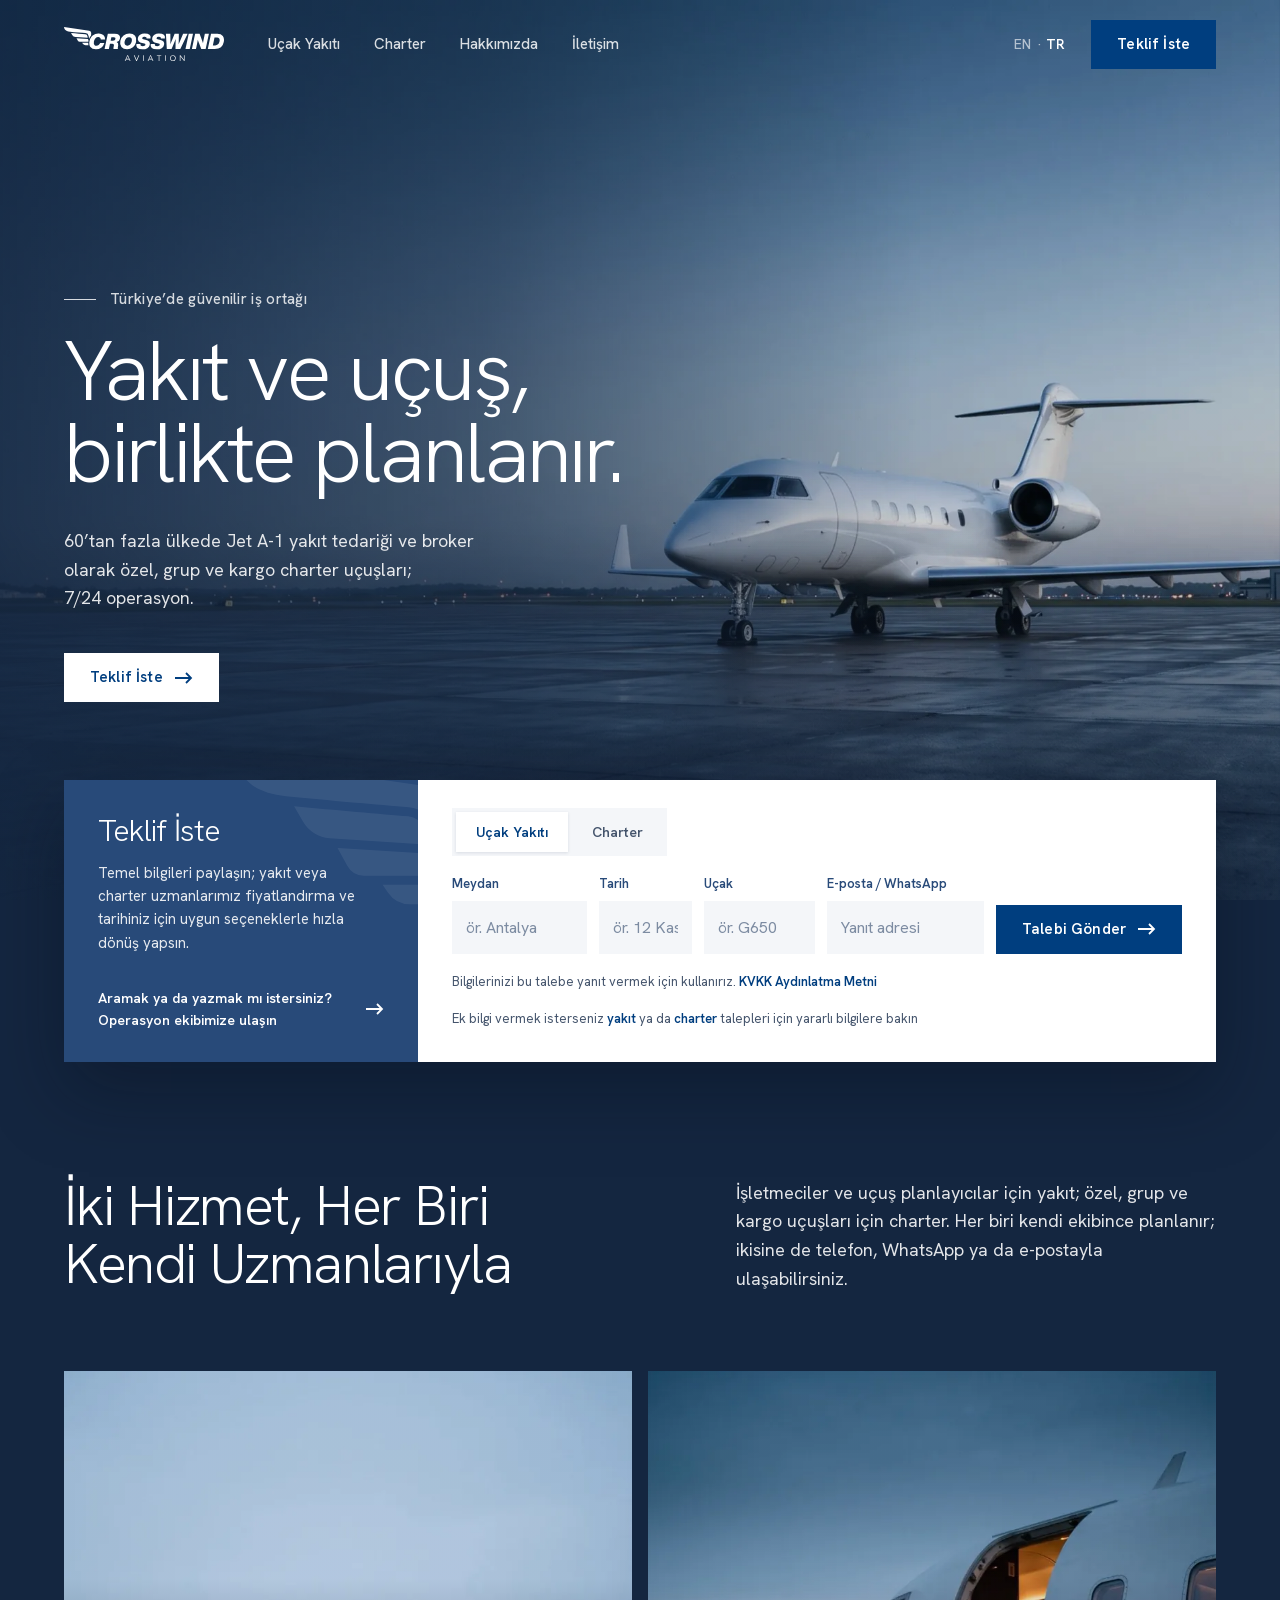
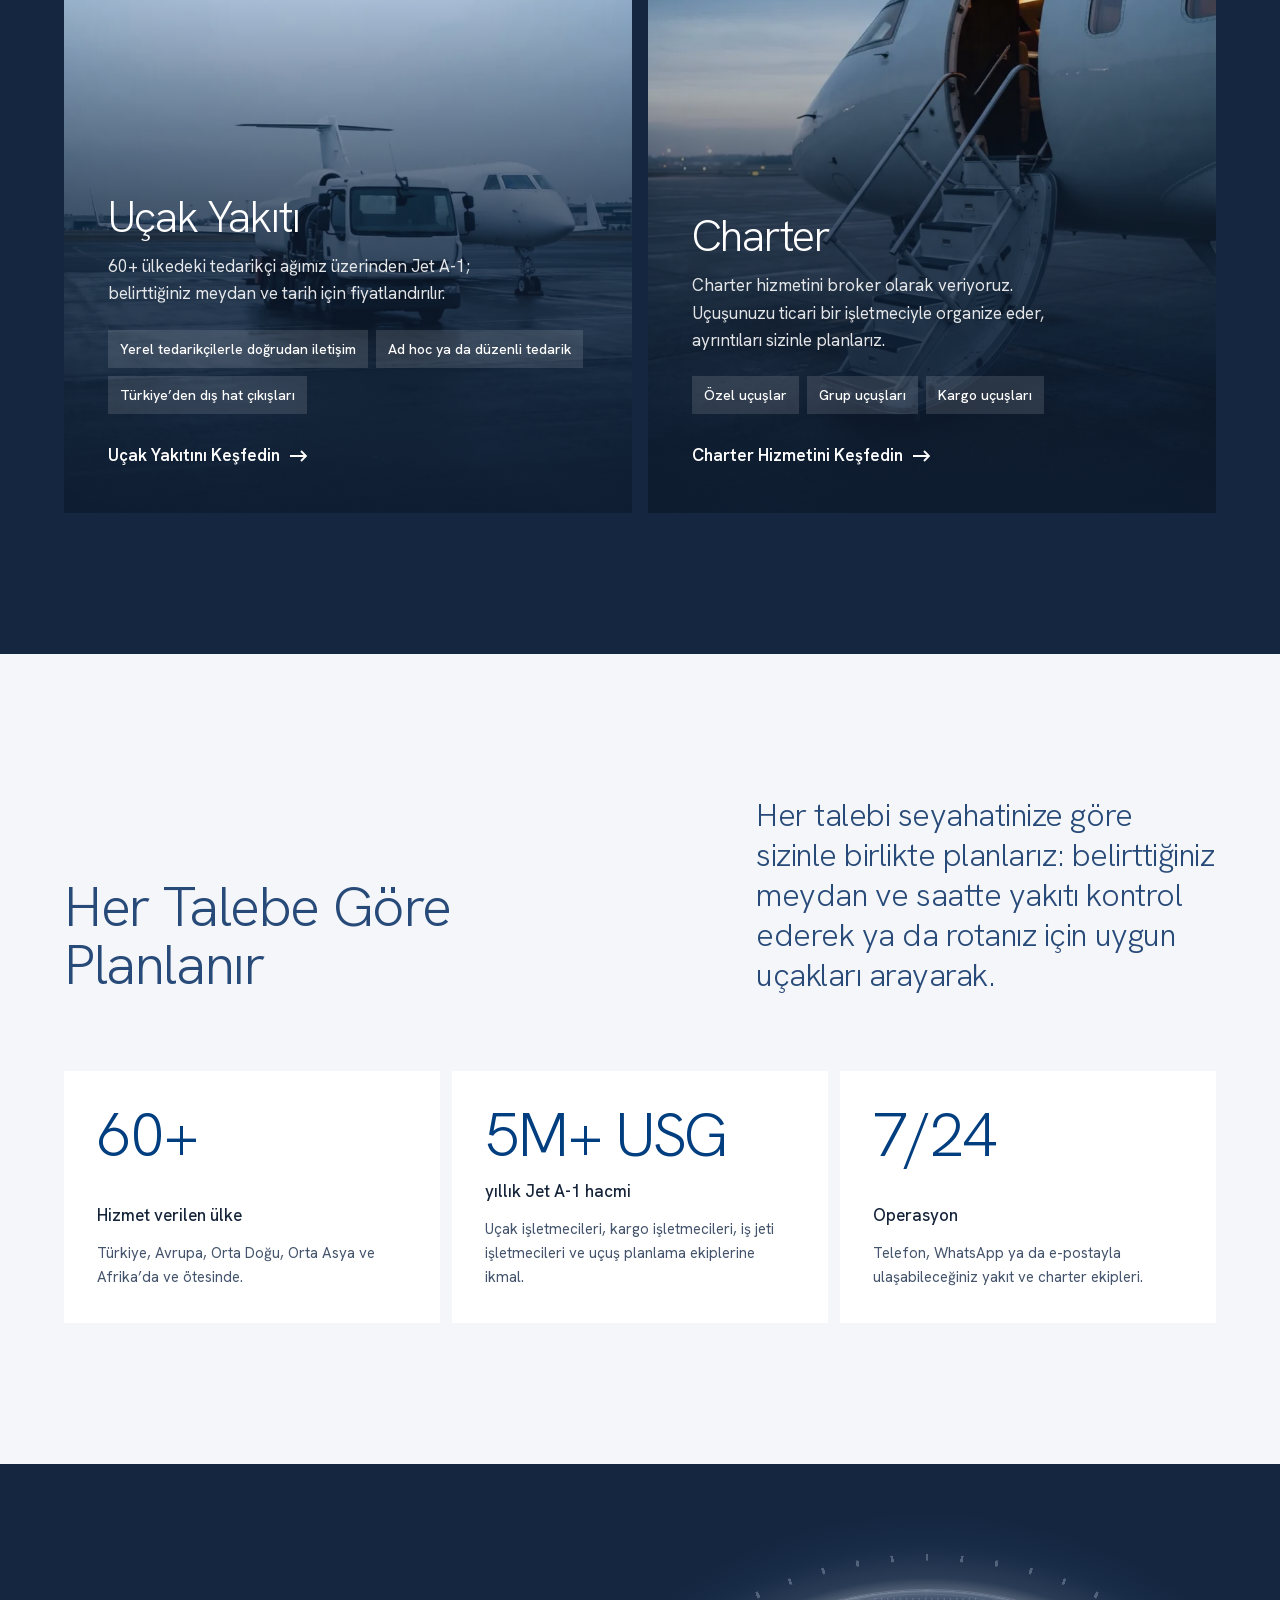
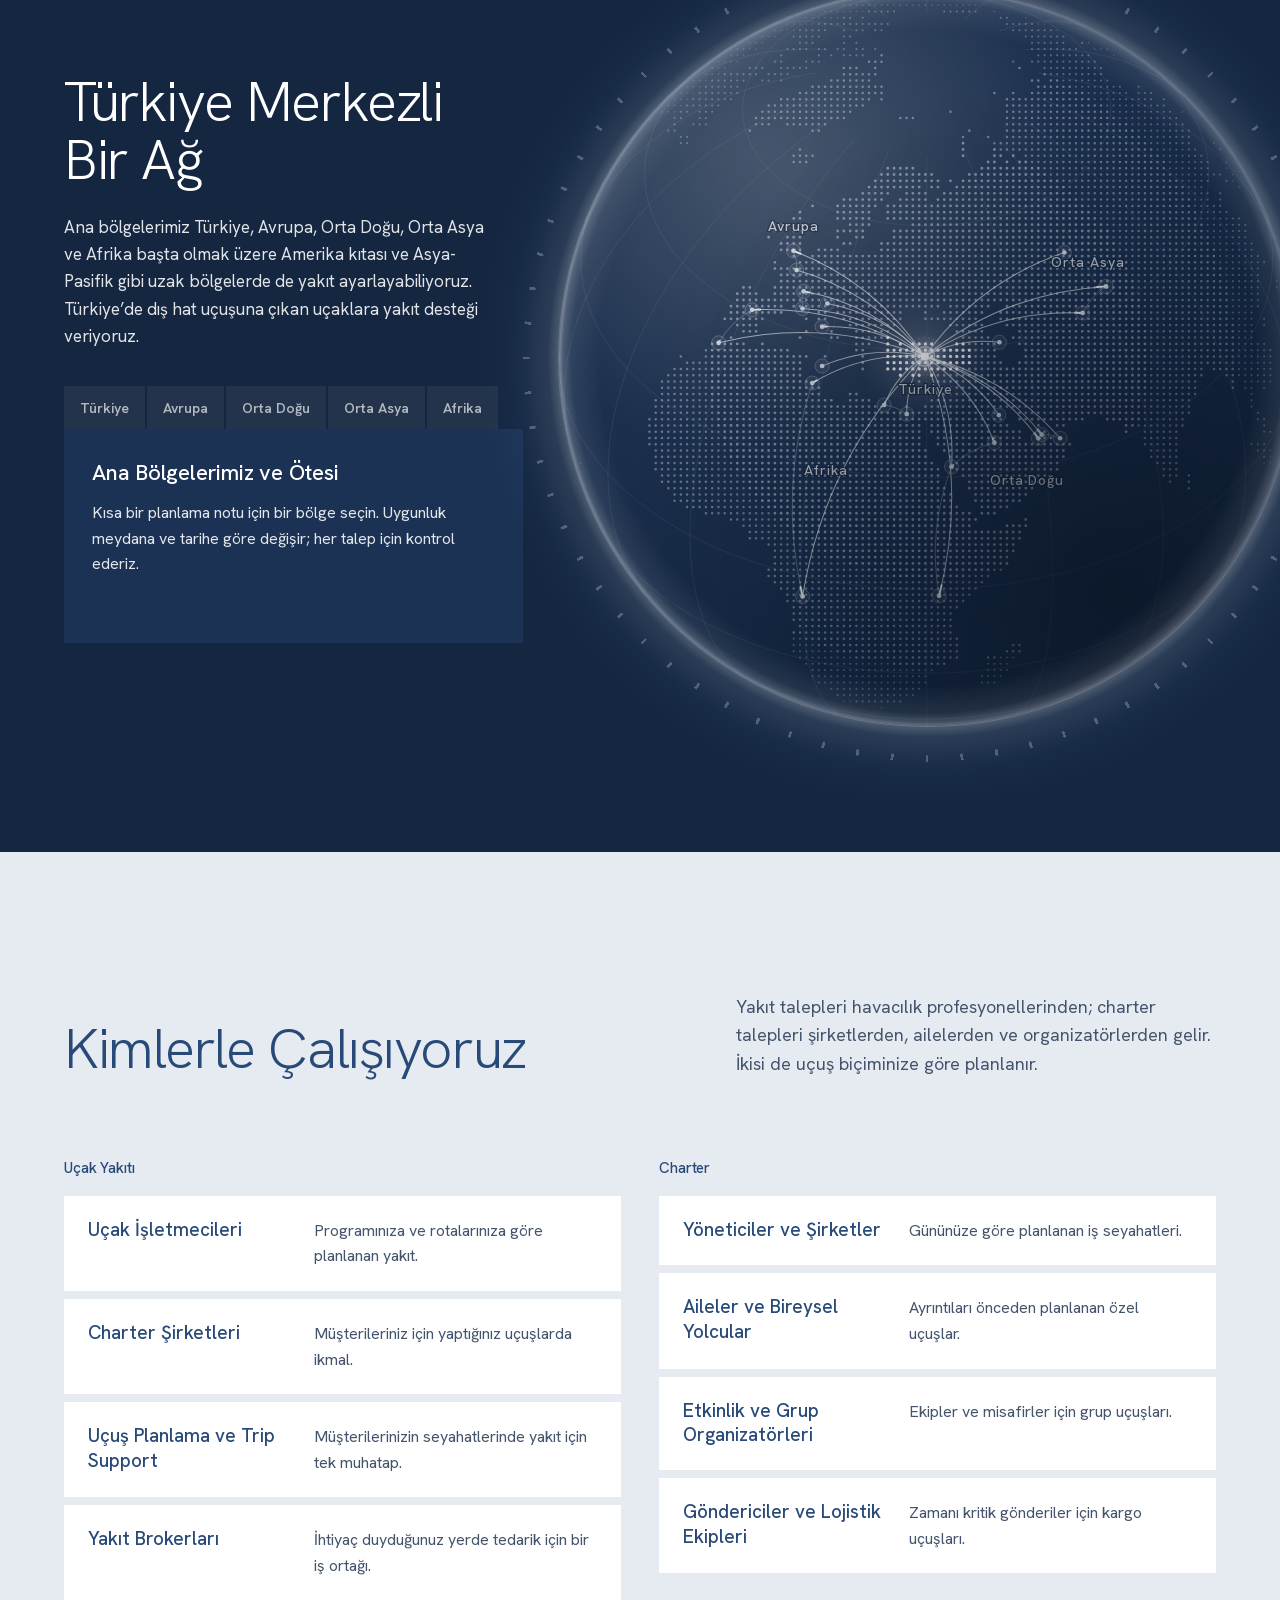
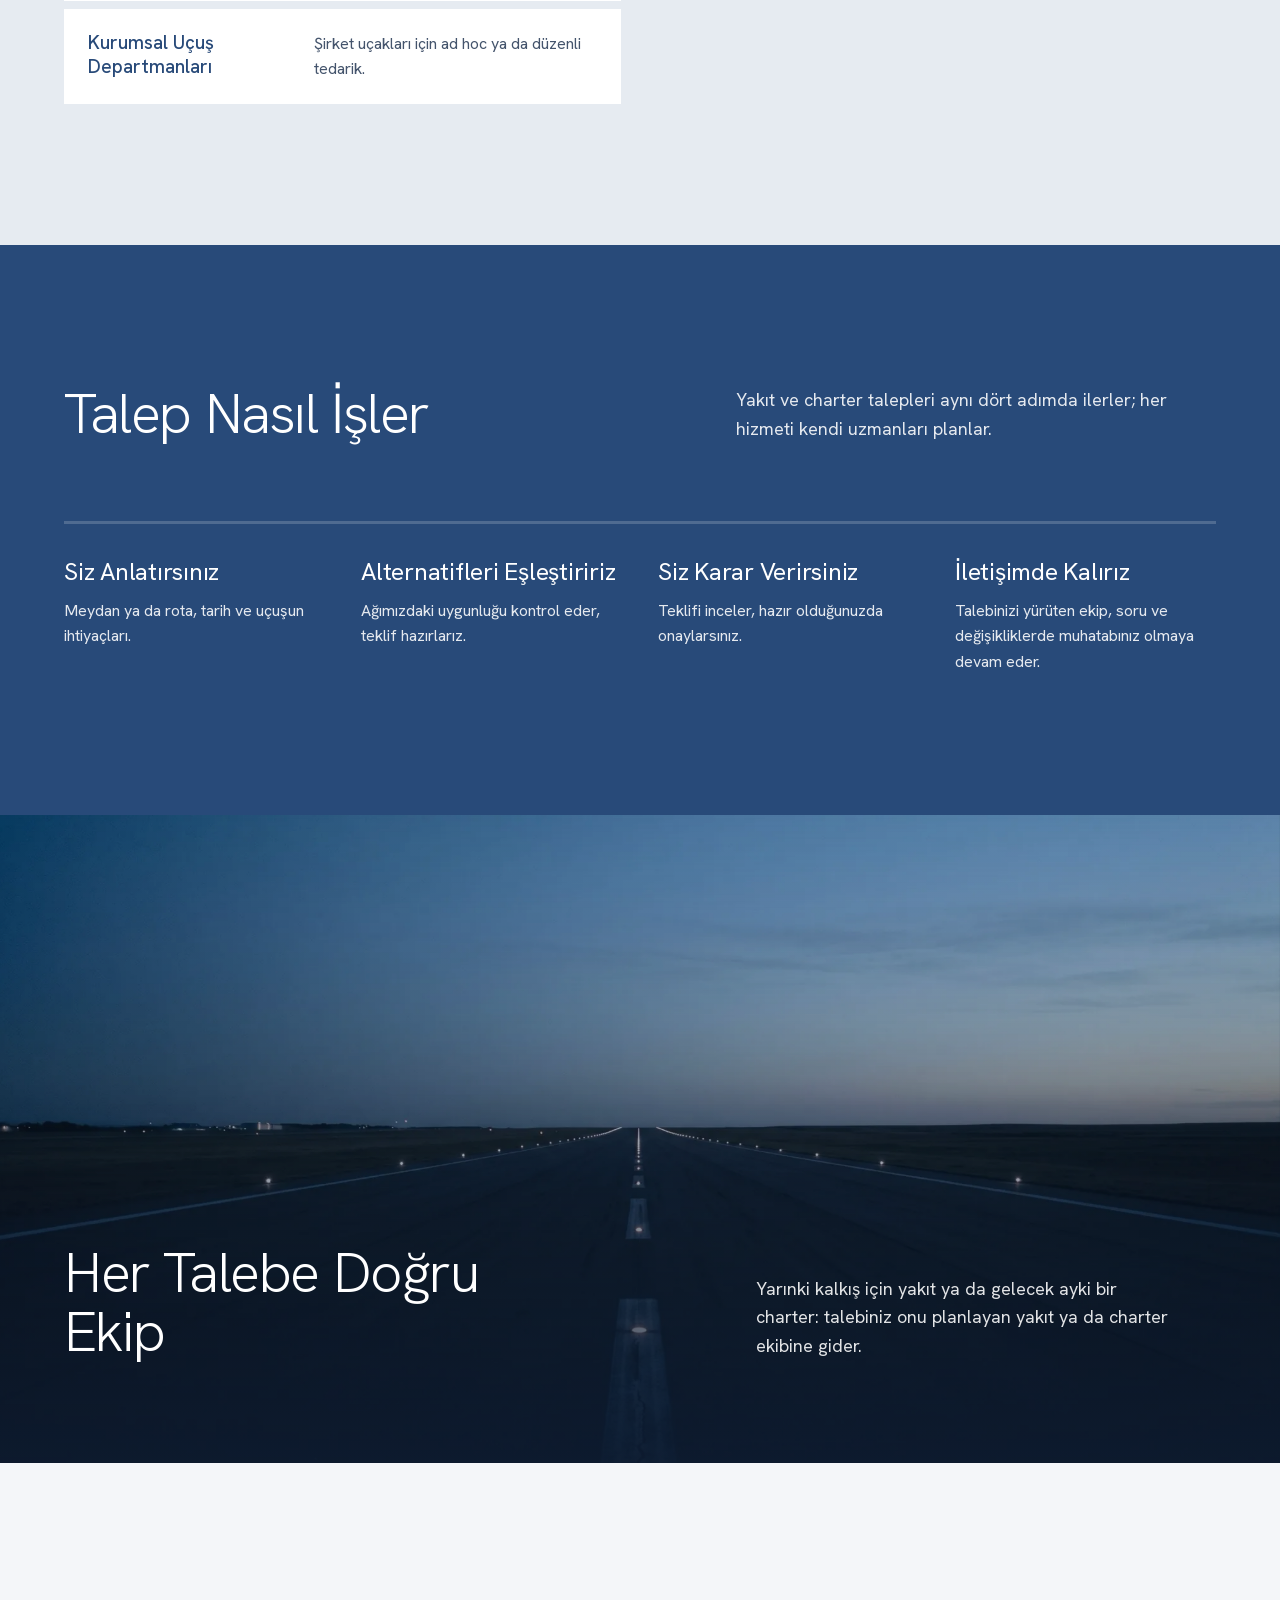
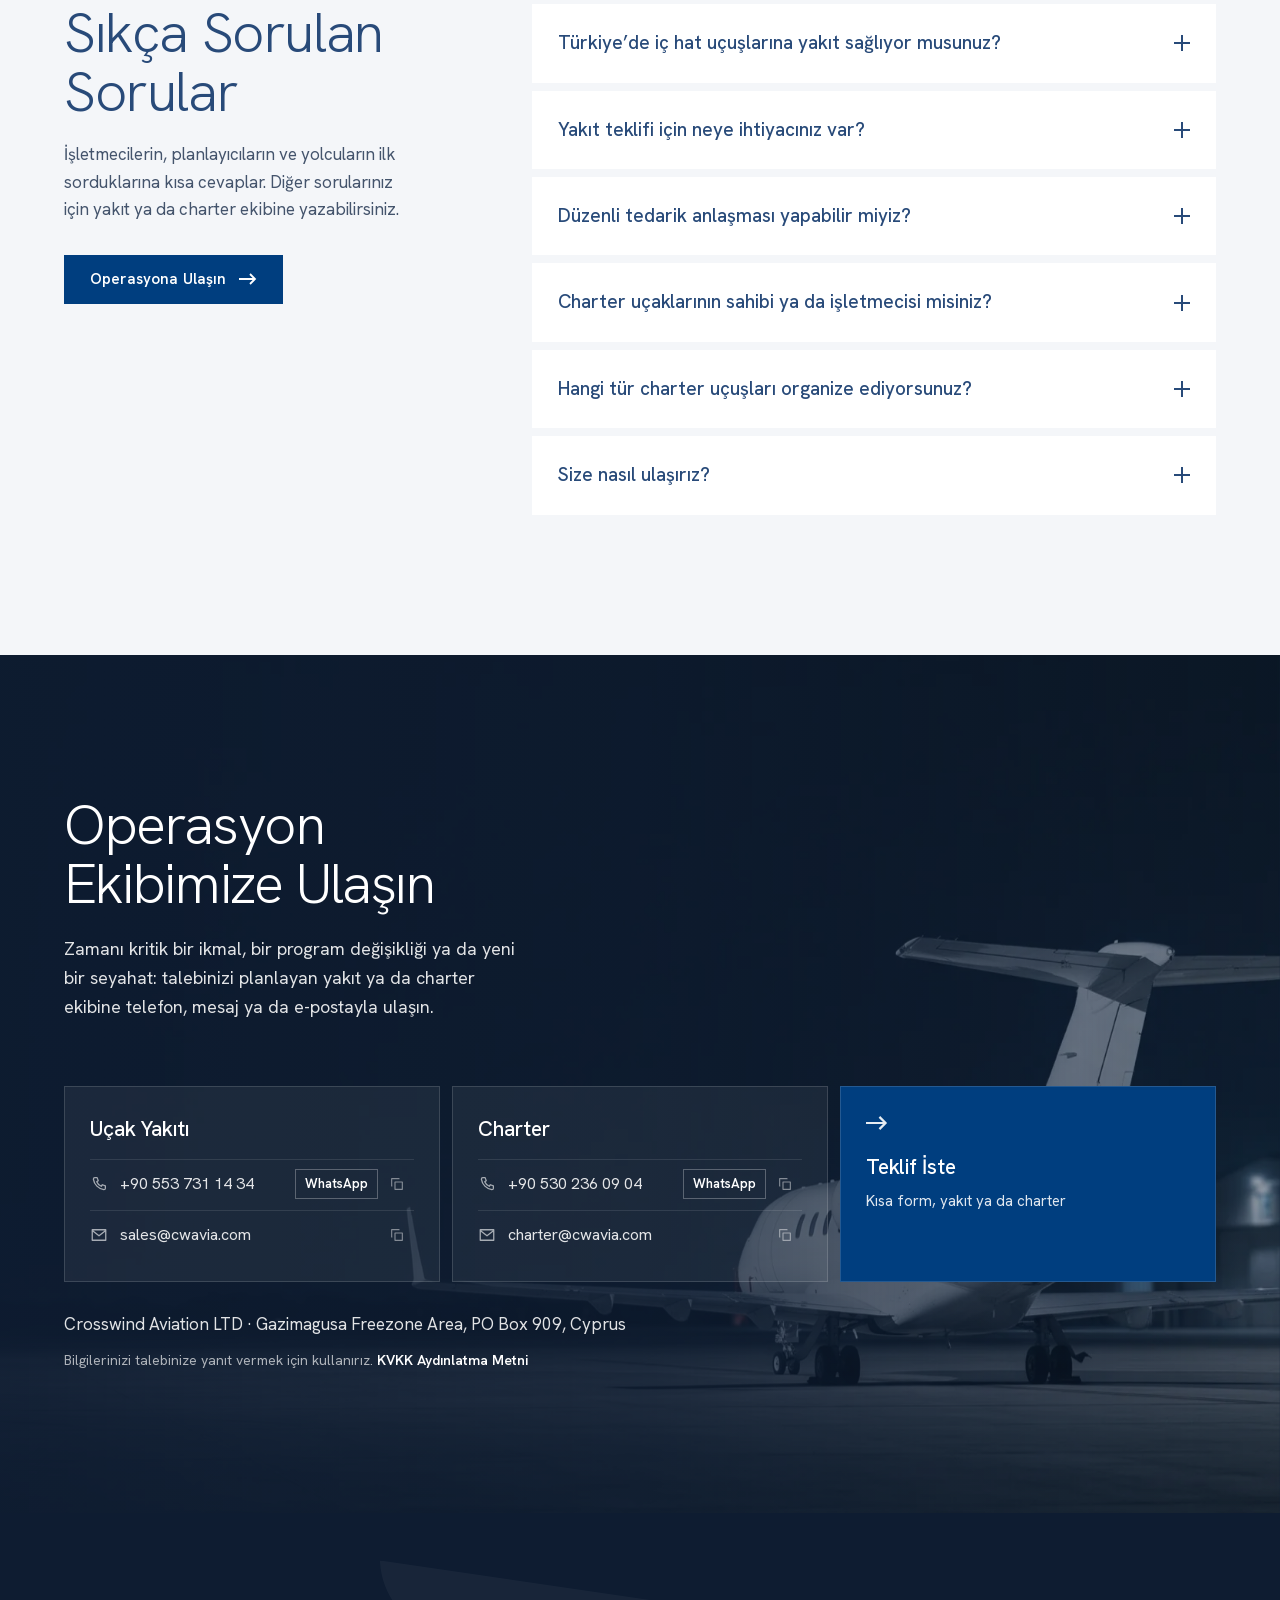
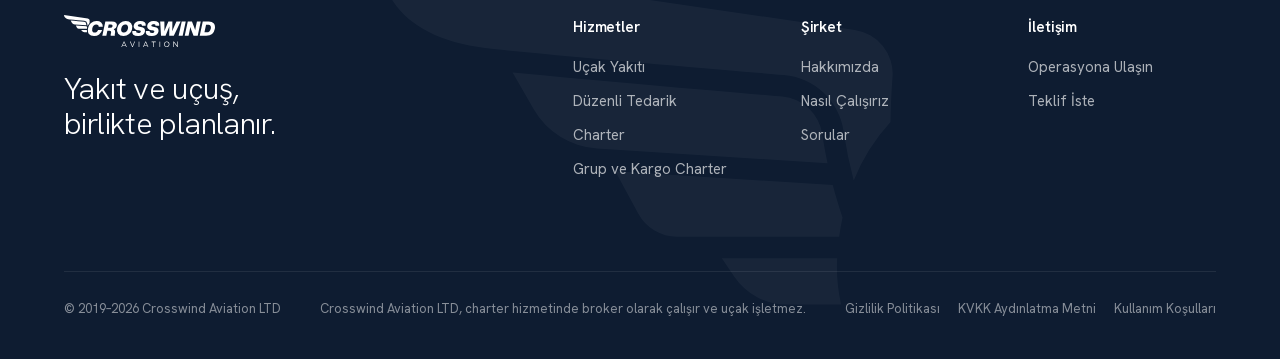
<file: tr/index.html>
<!doctype html>
<html lang="tr" class="js-yok">
<head>
<meta charset="utf-8">
<meta name="robots" content="noindex, nofollow">
<meta name="viewport" content="width=device-width, initial-scale=1, viewport-fit=cover">
<title>Crosswind Aviation · Uçak Yakıtı ve Charter</title>
<meta name="description" content="Türkiye ve Körfez dahil 60+ ülkede uçak yakıtı tedariği ve broker olarak organize edilen charter uçuşları. Operasyon 7/24 sürer.">
<meta name="theme-color" content="#142640">
<meta property="og:type" content="website">
<meta property="og:site_name" content="Crosswind Aviation">
<meta property="og:title" content="Crosswind Aviation · Uçak Yakıtı ve Charter">
<meta property="og:description" content="Türkiye ve Körfez dahil 60+ ülkede uçak yakıtı tedariği ve broker olarak organize edilen charter uçuşları. Operasyon 7/24 sürer.">
<link rel="canonical" href="https://cwavia.com/tr/">
<link rel="alternate" hreflang="en" href="https://cwavia.com/">
<link rel="alternate" hreflang="tr" href="https://cwavia.com/tr/">
<link rel="alternate" hreflang="x-default" href="https://cwavia.com/">
<meta property="og:url" content="https://cwavia.com/tr/">
<meta property="og:locale" content="tr_TR">
<meta property="og:locale:alternate" content="en_GB">
<meta property="og:image" content="https://cwavia.com/assets/og-image-tr.jpg">
<meta property="og:image:width" content="1200">
<meta property="og:image:height" content="630">
<meta property="og:image:alt" content="Crosswind Aviation · Yakıt ve uçuş, birlikte planlanır.">
<meta name="twitter:card" content="summary_large_image">
<meta name="twitter:title" content="Crosswind Aviation · Uçak Yakıtı ve Charter">
<meta name="twitter:description" content="Türkiye ve Körfez dahil 60+ ülkede uçak yakıtı tedariği ve broker olarak organize edilen charter uçuşları. Operasyon 7/24 sürer.">
<meta name="twitter:image" content="https://cwavia.com/assets/og-image-tr.jpg">
<link rel="icon" href="../assets/favicon.svg" type="image/svg+xml">
<link rel="icon" href="../assets/favicon-32.png" type="image/png" sizes="32x32">
<link rel="apple-touch-icon" href="../assets/apple-touch-icon.png">
<link rel="preload" href="../assets/fonts/hanken-grotesk-latin.woff2" as="font" type="font/woff2" crossorigin>
<link rel="preload" href="../assets/fonts/hanken-grotesk-latin-ext.woff2" as="font" type="font/woff2" crossorigin>
<link rel="preload" as="image" href="../assets/hero.webp" type="image/webp" media="(min-width: 761px)">
<link rel="preload" as="image" href="../assets/hero-mobil.webp" type="image/webp" media="(max-width: 760px)">
<link rel="stylesheet" href="../assets/site.css">
<script type="application/ld+json" data-uretim>{"@context":"https://schema.org","@type":"Organization","name":"Crosswind Aviation","legalName":"Crosswind Aviation LTD","url":"https://cwavia.com/","logo":"https://cwavia.com/assets/apple-touch-icon.png","address":{"@type":"PostalAddress","streetAddress":"Gazimagusa Freezone Area","postOfficeBoxNumber":"PO Box 909","addressCountry":"Cyprus"},"contactPoint":[{"@type":"ContactPoint","contactType":"Aviation fuel","telephone":"+905537311434","email":"sales@cwavia.com","availableLanguage":["en","tr"]},{"@type":"ContactPoint","contactType":"Charter","telephone":"+905302360904","email":"charter@cwavia.com","availableLanguage":["en","tr"]}]}</script>
<script type="application/ld+json" data-uretim>{"@context":"https://schema.org","@type":"FAQPage","mainEntity":[{"@type":"Question","name":"Türkiye’de iç hat uçuşlarına yakıt sağlıyor musunuz?","acceptedAnswer":{"@type":"Answer","text":"Türkiye’de dış hat uçuşuna çıkan uçaklara yakıt desteği veriyoruz. Türkiye dışında ise genel olarak hem iç hat hem dış hat uçuşlarına destek verebiliyoruz."}},{"@type":"Question","name":"Yakıt teklifi için neye ihtiyacınız var?","acceptedAnswer":{"@type":"Answer","text":"Meydan, tarih, uçak ve size nereden ulaşabileceğimiz. Elinizdeyse uçuş türü, uçuş takvimi, tahmini ikmal miktarı ve yer hizmetleri acentesi daha hızlı dönmemize yardımcı olur."}},{"@type":"Question","name":"Düzenli tedarik anlaşması yapabilir miyiz?","acceptedAnswer":{"@type":"Answer","text":"Evet. Aynı meydanları sık kullanıyorsanız programınıza göre düzenli bir tedarik anlaşması kurabiliriz. Sabit bir uçuş programı şart değil; ad hoc talepleri de aynı memnuniyetle karşılarız."}},{"@type":"Question","name":"Charter uçaklarının sahibi ya da işletmecisi misiniz?","acceptedAnswer":{"@type":"Answer","text":"Hayır. Charter hizmetini broker olarak veriyoruz. Charter uçuşları, uçuşun gerektirdiği hava işletme sertifikasına (AOC) sahip ticari işletmeciler tarafından gerçekleştirilir; uçuşunuzu bunlardan biriyle organize ederiz."}},{"@type":"Question","name":"Hangi tür charter uçuşları organize ediyorsunuz?","acceptedAnswer":{"@type":"Answer","text":"İş ve aile seyahatleri için özel uçuşlar, ekipler ve etkinlikler için grup uçuşları, zamanı kritik gönderiler için kargo uçuşları."}},{"@type":"Question","name":"Size nasıl ulaşırız?","acceptedAnswer":{"@type":"Answer","text":"Telefon, WhatsApp ya da e-postayla; bilgiler İletişim bölümünde. Yakıt ve charter ekipleri ayrıdır ve talebiniz onu planlayan ekibe gider. Operasyon 7/24 sürer."}}]}</script>
</head>
<body>
<a class="atla" href="#icerik">İçeriğe geç</a>
<svg width="0" height="0" style="position:absolute" aria-hidden="true">
  <symbol id="i-ok" viewBox="0 0 18 12"><path d="M0 6h16M11 1l5 5-5 5" fill="none" stroke="currentColor" stroke-width="1.8"/></symbol>
  <symbol id="i-mesaj" viewBox="0 0 24 24"><path d="M4 4h16v12H10l-6 4z" fill="none" stroke="currentColor" stroke-width="1.7" stroke-linejoin="round"/></symbol>
  <symbol id="i-posta" viewBox="0 0 24 24"><path d="M3 5h18v14H3z M3 6l9 7 9-7" fill="none" stroke="currentColor" stroke-width="1.7" stroke-linejoin="round"/></symbol>
  <symbol id="i-tel" viewBox="0 0 24 24"><path d="M6.5 3.5h3l1.5 4-2 1.5a11 11 0 0 0 6 6l1.5-2 4 1.5v3a2 2 0 0 1-2 2A16.5 16.5 0 0 1 4.5 5.5a2 2 0 0 1 2-2z" fill="none" stroke="currentColor" stroke-width="1.7" stroke-linejoin="round"/></symbol>
  <symbol id="i-kanat" viewBox="0 0 40 27"><g transform="translate(-46.005 -35.133)" fill="currentColor"><path d="M102.82,67.782a3.418,3.418,0,0,0-3.092-2.934c-4.755-.4-13.479-1.15-20.735-1.847l1.615,2.81A6.071,6.071,0,0,0,85.5,68.854l17.717,1.118C103.047,69.167,102.914,68.425,102.82,67.782Z" transform="translate(-22.787 -19.251)"/><path d="M85.429,44.089a3.408,3.408,0,0,0-2.913-3.619L46,35.133a6.217,6.217,0,0,0,1.278,3.522c1.429,1.836,3.947,2.943,7.484,3.29,7.52.737,17.208,1.569,22.313,2a5.071,5.071,0,0,1,4.593,4.344,34.8,34.8,0,0,0,.777,3.766,14.886,14.886,0,0,1,2.827-4.492C85.291,46.435,85.336,45.277,85.429,44.089Z"/><path d="M139.913,109.218h-8.872l.963,1.417a4.894,4.894,0,0,0,4.052,2.145h4.164A12.971,12.971,0,0,1,139.913,109.218Z" transform="translate(-58.742 -51.177)"/><path d="M104.546,87.585l1.771,3.256a3.4,3.4,0,0,0,2.987,1.775h12.457q.1-.727.261-1.49c-.294-.863-.547-1.7-.753-2.485Z" transform="translate(-40.439 -36.233)"/></g></symbol>
</svg>

<header class="bar" id="bar">
  <div class="wrap">
    <a href="index.html" aria-label="Crosswind Aviation, ana sayfa"><img decoding="async" class="logo" src="../assets/crosswind-logo-beyaz.svg" alt="Crosswind Aviation"></a>
    <nav class="ana" id="ana-menu" aria-label="Ana menü">
      <a href="fuel.html">Uçak Yakıtı</a>
      <a href="charter.html">Charter</a>
      <a href="about.html">Hakkımızda</a>
      <a href="#iletisim">İletişim</a>
    </nav>
    <div class="bar-sag">
      <div class="dil" aria-label="Dil"><a href="../index.html" hreflang="en" lang="en">EN</a> · <b aria-current="true">TR</b></div>
      <a class="btn btn--mavi" href="#teklif">Teklif İste</a>
      <button class="menu-ac" type="button" aria-expanded="false" aria-controls="ana-menu" aria-label="Menü"><i></i><i></i><i></i></button>
    </div>
  </div>
</header>

<main id="icerik" tabindex="-1">
  <section class="hero" aria-labelledby="baslik">
    <div class="hero__media">
      <video id="hero-video" muted playsinline preload="none" data-dizi="../assets/hero.mp4,../assets/hero-2.mp4,../assets/hero-3.mp4" data-mobil-dizi="../assets/hero-mobil.mp4,../assets/hero-mobil-2.mp4,../assets/hero-mobil-3.mp4" data-mobil-src="../assets/hero-mobil.mp4" aria-hidden="true">
        <source src="../assets/hero-mobil.mp4" type="video/mp4" media="(max-width: 760px)">
        <source src="../assets/hero.mp4" type="video/mp4">
      </video>
    </div>
    <div class="hero__scrim"></div>
    <div class="wrap hero__icerik">
      <div class="giris-anim">
        <p class="ust-etiket">Türkiye’de güvenilir iş ortağı</p>
        <h1 id="baslik">Yakıt ve uçuş, birlikte planlanır.</h1>
        <p class="giris">60’tan fazla ülkede Jet A-1 yakıt tedariği ve broker olarak özel, grup ve kargo charter uçuşları; 7/24 operasyon.</p>
        <div class="kapilar">
          <a class="btn btn--beyaz" href="#teklif">Teklif İste <svg class="ok"><use href="#i-ok"/></svg></a>
        </div>
      </div>
    </div>
  </section>

  <section class="teklif teklif--ozet" id="teklif" aria-labelledby="teklif-baslik">
    <div class="wrap">
      <div class="kart">
        <div class="kart__sol">
          <svg class="kanat-izi" aria-hidden="true"><use href="#i-kanat"/></svg>
          <h2 id="teklif-baslik">Teklif İste</h2>
          <p>Temel bilgileri paylaşın; yakıt veya charter uzmanlarımız fiyatlandırma ve tarihiniz için uygun seçeneklerle hızla dönüş yapsın.</p>
          <div class="kart__secim">
            <button type="button" data-sheet="yakit"><b>Uçak Yakıtı</b><span>Meydan, tarih, uçak</span></button>
            <button type="button" data-sheet="charter"><b>Charter</b><span>Rota, tarih, yolcu</span></button>
          </div>
          <a class="kart__iletisim" href="#iletisim">Aramak ya da yazmak mı istersiniz? Operasyon ekibimize ulaşın <svg class="ok" aria-hidden="true"><use href="#i-ok"/></svg></a>
        </div>
        <div class="kart__sag">
          <div class="sekmeler" role="tablist" aria-label="Talep türü">
            <button role="tab" id="sekme-yakit" aria-selected="true" aria-controls="form-yakit">Uçak Yakıtı</button>
            <button role="tab" id="sekme-charter" aria-selected="false" aria-controls="form-charter">Charter</button>
          </div>
          <form class="hizli" id="form-yakit" role="tabpanel" aria-labelledby="sekme-yakit" onsubmit="return false">
            <div class="alan"><label for="icao">Meydan</label><input id="icao" name="airport" placeholder="ör. Antalya" autocomplete="off" required></div>
            <div class="alan"><label for="tarih-y">Tarih</label><input id="tarih-y" name="date" placeholder="ör. 12 Kasım" required></div>
            <div class="alan"><label for="ucak">Uçak</label><input id="ucak" name="aircraft" placeholder="ör. G650" required></div>
            <div class="alan"><label for="iletisim-y">E-posta / WhatsApp</label><input id="iletisim-y" name="contact" placeholder="Yanıt adresi" autocomplete="email" required></div>
            <button class="btn btn--mavi" type="submit">Talebi Gönder <svg class="ok"><use href="#i-ok"/></svg></button>
          </form>
          <form class="hizli" id="form-charter" role="tabpanel" aria-labelledby="sekme-charter" onsubmit="return false" hidden>
            <div class="alan"><label for="rota">Rota</label><input id="rota" name="route" placeholder="ör. İstanbul – Nice" required></div>
            <div class="alan"><label for="tarih-c">Tarih</label><input id="tarih-c" name="date" placeholder="ör. 12 Kasım" required></div>
            <div class="alan"><label for="yolcu">Yolcu</label><input id="yolcu" name="passengers" placeholder="ör. 6" inputmode="numeric" required></div>
            <div class="alan"><label for="iletisim-c">E-posta / WhatsApp</label><input id="iletisim-c" name="contact" placeholder="Yanıt adresi" autocomplete="email" required></div>
            <button class="btn btn--mavi" type="submit">Talebi Gönder <svg class="ok"><use href="#i-ok"/></svg></button>
          </form>
          <div class="kart__alt">
            <span>Bilgilerinizi bu talebe yanıt vermek için kullanırız. <a href="legal.html#kvkk" data-yasal="kvkk">KVKK Aydınlatma Metni</a></span>
            <span>Ek bilgi vermek isterseniz <a href="fuel.html#bilgi">yakıt</a> ya da <a href="charter.html#sorular">charter</a> talepleri için yararlı bilgilere bakın</span>
          </div>
        </div>
      </div>
    </div>
  </section>

  <section class="bolum z-koyu" id="hizmetler" aria-labelledby="hizmetler-baslik" style="padding-top:clamp(88px,9vw,136px)">
    <div class="wrap">
      <div class="bas">
        <h2 id="hizmetler-baslik" class="yukari">İki Hizmet, Her Biri Kendi Uzmanlarıyla</h2>
        <p class="yukari">İşletmeciler ve uçuş planlayıcılar için yakıt; özel, grup ve kargo uçuşları için charter. Her biri kendi ekibince planlanır; ikisine de telefon, WhatsApp ya da e-postayla ulaşabilirsiniz.</p>
      </div>
      <div class="paneller">
        <a class="panel" href="fuel.html">
          <picture><source type="image/webp" srcset="../assets/yakit-sm.webp 821w, ../assets/yakit.webp 1200w" sizes="(max-width: 760px) 86vw, 50vw"><img decoding="async" src="../assets/yakit.jpg" srcset="../assets/yakit-sm.jpg 821w, ../assets/yakit.jpg 1200w" sizes="(max-width: 760px) 86vw, 50vw" alt="Şafakta ıslak apronda bir iş jetinin önünde bekleyen yakıt tankeri" loading="lazy"></picture>
          <div class="panel__ic">
            <h3>Uçak Yakıtı</h3>
            <p>60+ ülkedeki tedarikçi ağımız üzerinden Jet A-1; belirttiğiniz meydan ve tarih için fiyatlandırılır.</p>
            <ul><li>Yerel tedarikçilerle doğrudan iletişim</li><li>Ad hoc ya da düzenli tedarik</li><li>Türkiye’den dış hat çıkışları</li></ul>
            <span class="link">Uçak Yakıtını Keşfedin <svg class="ok"><use href="#i-ok"/></svg></span>
          </div>
        </a>
        <a class="panel" href="charter.html">
          <picture><source type="image/webp" srcset="../assets/charter-sm.webp 821w, ../assets/charter.webp 1200w" sizes="(max-width: 760px) 86vw, 50vw"><img decoding="async" src="../assets/charter.jpg" srcset="../assets/charter-sm.jpg 821w, ../assets/charter.jpg 1200w" sizes="(max-width: 760px) 86vw, 50vw" alt="Şafakta bir iş jetinin açık kapısı ve merdiveni" loading="lazy"></picture>
          <div class="panel__ic">
            <h3>Charter</h3>
            <p>Charter hizmetini broker olarak veriyoruz. Uçuşunuzu ticari bir işletmeciyle organize eder, ayrıntıları sizinle planlarız.</p>
            <ul><li>Özel uçuşlar</li><li>Grup uçuşları</li><li>Kargo uçuşları</li></ul>
            <span class="link">Charter Hizmetini Keşfedin <svg class="ok"><use href="#i-ok"/></svg></span>
          </div>
        </a>
      </div>
    </div>
  </section>

  <section class="bolum z-beyaz" aria-labelledby="olcek-baslik">
    <div class="wrap">
      <div class="beyan-izgara">
        <h2 id="olcek-baslik" class="yukari">Her Talebe Göre Planlanır</h2>
        <p class="beyan yukari mobil-gizle">Her talebi seyahatinize göre sizinle birlikte planlarız: belirttiğiniz meydan ve saatte yakıtı kontrol ederek ya da rotanız için uygun uçakları arayarak.</p>
      </div>
      <div class="rakam-satiri">
        <div class="yukari"><b class="tabular" data-say="60">60+</b><span>Hizmet verilen ülke</span><small>Türkiye, Avrupa, Orta Doğu, Orta Asya ve Afrika’da ve ötesinde.</small></div>
        <div class="yukari"><b class="tabular" data-say="5" data-son="M+ USG">5M+ USG</b><span>yıllık <span class="bitisik">Jet A-1</span> hacmi</span><small>Uçak işletmecileri, kargo işletmecileri, iş jeti işletmecileri ve uçuş planlama ekiplerine ikmal.</small></div>
        <div class="yukari"><b class="tabular" data-say="24" data-on="7/" data-son="">7/24</b><span>Operasyon</span><small>Telefon, WhatsApp ya da e-postayla ulaşabileceğiniz yakıt ve charter ekipleri.</small></div>
      </div>
    </div>
  </section>

  <section class="bolum z-koyu ag" id="ag" aria-labelledby="ag-baslik">
    <div class="wrap">
      <div>
        <h2 id="ag-baslik" class="yukari">Türkiye Merkezli Bir Ağ</h2>
        <p class="metin yukari">Ana bölgelerimiz Türkiye, Avrupa, Orta Doğu, Orta Asya ve Afrika başta olmak üzere Amerika kıtası ve Asya-Pasifik gibi uzak bölgelerde de yakıt ayarlayabiliyoruz. Türkiye’de dış hat uçuşuna çıkan uçaklara yakıt desteği veriyoruz.</p>
        <div class="bolge-sec yukari" role="group" aria-label="Bölgeler">
          <button type="button" data-bolge="tr" aria-pressed="false">Türkiye</button>
          <button type="button" data-bolge="eu" aria-pressed="false">Avrupa</button>
          <button type="button" data-bolge="me" aria-pressed="false">Orta Doğu</button>
          <button type="button" data-bolge="ca" aria-pressed="false">Orta Asya</button>
          <button type="button" data-bolge="af" aria-pressed="false">Afrika</button>
        </div>
        <div class="bolge-panel yukari" id="bolge-panel" aria-live="polite">
          <div data-icerik="hepsi"><h3>Ana Bölgelerimiz ve Ötesi</h3><p>Kısa bir planlama notu için bir bölge seçin. Uygunluk meydana ve tarihe göre değişir; her talep için kontrol ederiz.</p></div>
          <div data-icerik="tr" hidden><h3>Türkiye</h3><p>Avrupa, Körfez ve Orta Asya koridorlarının kesişim noktasındaki ana merkezimiz. Dış hat çıkışlı uçuşlarda Türkiye’nin ana hub ve kıyı meydanlarında yerel tedarikçilerle doğrudan saha koordinasyonu.</p><small><b>Operasyonel odak:</b> İstanbul ve Ankara, Karadeniz kıyısı ve yazın Antalya, Bodrum ve Dalaman kıyı meydanları.</small><div class="icao-cipler" role="group" aria-label="Meydanlar"><button type="button" data-icao="LTBA">LTBA</button><button type="button" data-icao="LTFM">LTFM</button><button type="button" data-icao="LTAI">LTAI</button><button type="button" data-icao="LTCG">LTCG</button><button type="button" data-icao="LTFE">LTFE</button><button type="button" data-icao="LTAC">LTAC</button><button type="button" data-icao="LTBS">LTBS</button><button type="button" data-icao="LTBU">LTBU</button><button type="button" data-icao="LTFJ">LTFJ</button></div></div>
          <div data-icerik="eu" hidden><h3>Avrupa</h3><p>Birleşik Krallık, Batı Avrupa ve Akdeniz’deki iş havacılığı ve ticari merkezlerde yıl boyu ikmal; yoğun sezonda birçok meydanda birden fazla tedarikçi.</p><small><b>Operasyonel odak:</b> slot kontrollü meydanlar, yazın Akdeniz ve ada trafiği, kışın Alp rotaları.</small><div class="icao-cipler" role="group" aria-label="Meydanlar"><button type="button" data-icao="EGLF">EGLF</button><button type="button" data-icao="EGGW">EGGW</button><button type="button" data-icao="LFPB">LFPB</button><button type="button" data-icao="LSGG">LSGG</button><button type="button" data-icao="LFMN">LFMN</button><button type="button" data-icao="LEMD">LEMD</button><button type="button" data-icao="LIRA">LIRA</button><button type="button" data-icao="LIPZ">LIPZ</button><button type="button" data-icao="LMML">LMML</button></div></div>
          <div data-icerik="me" hidden><h3>Orta Doğu</h3><p>Avrupa, Asya ve Afrika’yı bağlayan Körfez ve Kızıldeniz merkezlerinde hem iş jetleri hem de geniş gövde ve kargo operasyonları için Jet A-1 tedariği.</p><small><b>Operasyonel odak:</b> 7/24 turnaround desteği, teknik duruş (tech-stop) ikmalleri ve yoğun kış sezonu.</small><div class="icao-cipler" role="group" aria-label="Meydanlar"><button type="button" data-icao="OMDW">OMDW</button><button type="button" data-icao="OOMS">OOMS</button><button type="button" data-icao="OERK">OERK</button><button type="button" data-icao="OEJN">OEJN</button><button type="button" data-icao="OMAD">OMAD</button><button type="button" data-icao="OKKK">OKKK</button></div></div>
          <div data-icerik="ca" hidden><h3>Orta Asya</h3><p>Avrupa ile Doğu Asya’yı birbirine bağlayan Hazar ve Orta Asya koridorunda; Kazakistan, Özbekistan ve Azerbaycan merkezli stratejik teknik duruş (tech-stop) ve varış meydanları.</p><small><b>Operasyonel odak:</b> uzun bacaklı uçuşlarda yakıt planlaması, kargo ikmalleri ve yerel saha koordinasyonu.</small><div class="icao-cipler" role="group" aria-label="Meydanlar"><button type="button" data-icao="UAAA">UAAA</button><button type="button" data-icao="UACC">UACC</button><button type="button" data-icao="UTTT">UTTT</button><button type="button" data-icao="UBBB">UBBB</button></div></div>
          <div data-icerik="af" hidden><h3>Afrika</h3><p>Libya, Mısır ve Fas gibi Akdeniz giriş kapılarından Sahra Altı ticaret merkezlerine uzanan Kuzey, Batı, Doğu ve Orta Afrika meydanlarında ikmal.</p><small><b>Operasyonel odak:</b> uzun menzilli bacaklarda önceden teyitli yakıt planlaması ve uygun olduğunda alternatif tedarikçiler.</small><div class="icao-cipler" role="group" aria-label="Meydanlar"><button type="button" data-icao="HLLM">HLLM</button><button type="button" data-icao="HECA">HECA</button><button type="button" data-icao="HEMM">HEMM</button><button type="button" data-icao="GMMN">GMMN</button><button type="button" data-icao="HKJK">HKJK</button><button type="button" data-icao="FCBB">FCBB</button></div></div>
        </div>
      </div>
      <div class="kure" id="kure"><div class="kure__govde"><div class="kure__ic">
          <img decoding="async" src="../assets/kure-noktalar.svg" alt="" aria-hidden="true">
          <svg viewBox="0 0 1000 1000" role="img" aria-label="Türkiye merkezli noktalı dünya haritası; Avrupa, Orta Doğu, Orta Asya ve Afrika’ya rotalar">
            <defs><radialGradient id="kure-isik"><stop offset="0" stop-color="#fff" stop-opacity=".5"/><stop offset=".35" stop-color="#D5DCE4" stop-opacity=".16"/><stop offset="1" stop-color="#A2B1C6" stop-opacity="0"/></radialGradient></defs>
            <path class="izgara" d="M254.5 900.5L273.4 910.9L293.5 920.4L314.6 929.0L336.5 936.7L359.3 943.4L382.8 949.0L406.8 953.6L431.3 957.2L456.1 959.7L481.2 961.1L506.3 961.3L531.4 960.5L556.3 958.6L581.0 955.6L605.3 951.5L629.0 946.3L652.2 940.1L674.6 933.0L696.1 924.8L716.7 915.7L736.2 905.8M93.5 733.5L106.5 751.1L121.4 768.1L138.2 784.3L156.8 799.8L177.0 814.5L198.8 828.2L222.1 840.9L246.7 852.6L272.5 863.2L299.5 872.6L327.4 880.8L356.2 887.7L385.7 893.4L415.7 897.8L446.2 900.8L476.9 902.5L507.7 902.8L538.5 901.8L569.1 899.4L599.4 895.7L629.1 890.7L658.3 884.4L686.7 876.8L714.1 868.0L740.5 858.0L765.8 846.9L789.8 834.7L812.3 821.5L833.3 807.3L852.7 792.2L870.4 776.3L886.3 759.7L900.3 742.4L912.3 724.5M30.6 515.5L33.5 536.0L38.6 556.4L46.0 576.6L55.6 596.3L67.4 615.6L81.2 634.3L97.1 652.3L115.0 669.7L134.7 686.1L156.3 701.7L179.5 716.3L204.2 729.9L230.4 742.3L257.9 753.5L286.6 763.5L316.4 772.3L347.0 779.7L378.4 785.7L410.3 790.3L442.7 793.6L475.4 795.4L508.2 795.7L541.0 794.7L573.5 792.1L605.7 788.2L637.4 782.9L668.4 776.1L698.6 768.1L727.9 758.7L756.0 748.1L782.9 736.2L808.3 723.2L832.3 709.1L854.7 694.0L875.4 678.0L894.2 661.1L911.1 643.4L926.0 625.0L938.8 606.0L949.5 586.5L958.0 566.5L964.2 546.3L968.2 525.8M69.7 312.6L63.8 331.6L60.0 350.8L58.4 370.2L58.9 389.6L61.6 408.9L66.5 428.1L73.4 447.0L82.4 465.6L93.5 483.7L106.5 501.3L121.4 518.2L138.2 534.5L156.8 550.0L177.0 564.6L198.8 578.3L222.1 591.1L246.7 602.8L272.5 613.3L299.5 622.7L327.4 630.9L356.2 637.9L385.7 643.5L415.7 647.9L446.2 650.9L476.9 652.6L507.7 653.0L538.5 652.0L569.1 649.6L599.4 645.9L629.1 640.9L658.3 634.6L686.7 627.0L714.1 618.2L740.5 608.2L765.8 597.0L789.8 584.8L812.3 571.6L833.3 557.4L852.7 542.3L870.4 526.5L886.3 509.8L900.3 492.5L912.3 474.7L922.4 456.3L930.3 437.6L936.2 418.6L940.0 399.3L941.6 379.9L941.1 360.5L938.4 341.2L933.5 322.0M212.5 128.9L198.0 141.8L185.1 155.4L173.7 169.5L163.9 184.0L155.7 199.0L149.2 214.2L144.4 229.8L141.3 245.5L140.0 261.3L140.5 277.1L142.6 292.8L146.6 308.5L152.2 323.9L159.6 339.0L168.6 353.7L179.2 368.1L191.4 381.9L205.1 395.2L220.2 407.8L236.7 419.7L254.5 430.9L273.4 441.3L293.5 450.8L314.6 459.4L336.5 467.1L359.3 473.8L382.8 479.5L406.8 484.1L431.3 487.6L456.1 490.1L481.2 491.5L506.3 491.8L531.4 490.9L556.3 489.0L581.0 486.0L605.3 481.9L629.0 476.7L652.2 470.6L674.6 463.4L696.1 455.2L716.7 446.2L736.2 436.2L754.6 425.4L771.7 413.9L787.5 401.6L802.0 388.6L814.9 375.1L826.3 361.0L836.1 346.4L844.3 331.5L850.8 316.2L855.6 300.7L858.7 285.0L860.0 269.2L859.5 253.4L857.4 237.6L853.4 222.0L847.8 206.6L840.4 191.4L831.4 176.7L820.8 162.4L808.6 148.5L794.9 135.3M634.8 62.5L621.0 56.9L606.7 51.9L591.8 47.5L576.5 43.8L560.8 40.8L544.8 38.5L528.6 36.9L512.3 36.0L495.9 35.8L479.5 36.3L463.2 37.6L447.1 39.6L431.3 42.2L415.8 45.6L400.7 49.6L386.1 54.3L372.0 59.6L358.6 65.6L345.8 72.1L333.8 79.1L322.6 86.7L312.3 94.7L302.9 103.1L294.5 112.0L287.0 121.2L280.6 130.7L275.3 140.4L271.0 150.4L267.9 160.5L265.9 170.8L265.0 181.1L265.3 191.4L266.8 201.7L269.3 211.9L273.0 222.0L277.8 231.8L283.7 241.5L290.6 250.8L298.6 259.8L307.5 268.5L317.4 276.7L328.1 284.5L339.7 291.8L352.1 298.6L365.2 304.8L379.0 310.4L393.3 315.4L408.2 319.8L423.5 323.5L439.2 326.5L455.2 328.8L471.4 330.5L487.7 331.4L504.1 331.5L520.5 331.0L536.8 329.7L552.9 327.8L568.7 325.1L584.2 321.7L599.3 317.7L613.9 313.0L628.0 307.7L641.4 301.8L654.2 295.3L666.2 288.3L677.4 280.7L687.7 272.7L697.1 264.2L705.5 255.4L713.0 246.2L719.4 236.7L724.7 226.9L729.0 216.9L732.1 206.8L734.1 196.6L735.0 186.3L734.7 175.9L733.2 165.7L730.7 155.5L727.0 145.4L722.2 135.5L716.3 125.9L709.4 116.5L701.4 107.5L692.5 98.9L682.6 90.6L671.9 82.8L660.3 75.5L647.9 68.7L634.8 62.5M599.0 41.1L589.9 41.8L580.4 44.7L570.5 49.9L560.2 57.2L549.7 66.7M500.0 31.8L500.0 35.8L500.0 42.0L500.0 50.5L500.0 61.2M401.0 41.1L410.1 41.8L419.6 44.7L429.5 49.9L439.8 57.2L450.3 66.7M297.8 76.9L314.0 72.7L331.1 70.5L348.9 70.4L367.6 72.4L386.8 76.5L406.6 82.6M170.7 165.7L188.2 151.9L207.2 139.9L227.6 129.6L249.4 121.1L272.4 114.5L296.5 109.7L321.6 106.9L347.5 105.9L374.2 106.9M55.1 349.9L65.1 326.8L77.2 304.5L91.3 283.2L107.5 262.9L125.5 243.8L145.4 225.9L167.0 209.3L190.3 194.2L215.0 180.6L241.2 168.5L268.6 158.0L297.1 149.2L326.6 142.1L357.0 136.7M41.6 601.7L38.3 576.7L37.1 551.4L38.3 525.8L41.6 500.0L47.3 474.3L55.1 448.7L65.1 423.3L77.2 398.4L91.3 373.9L107.5 350.0L125.5 326.9L145.4 304.6L167.0 283.2L190.3 262.9L215.0 243.8L241.2 225.9L268.6 209.4L297.1 194.2L326.6 180.6L357.0 168.5M140.6 802.1L128.2 783.7L117.5 763.9L108.7 742.8L101.9 720.6L96.9 697.3L94.0 673.0L93.0 647.9L94.0 622.1L96.9 595.6L101.9 568.7L108.7 541.5L117.5 514.0L128.2 486.5L140.6 459.1L154.8 431.9L170.7 405.0L188.2 378.5L207.2 352.7L227.6 327.5L249.4 303.2L272.4 279.9L296.5 257.6L321.6 236.5L347.5 216.7L374.2 198.3M268.6 908.4L255.6 898.0L243.8 885.7L233.3 871.5L224.0 855.6L216.1 837.8L209.6 818.5L204.5 797.6L200.8 775.2L198.6 751.5L197.9 726.6L198.6 700.5L200.8 673.5L204.5 645.7L209.6 617.1L216.1 588.0L224.0 558.4L233.3 528.6L243.8 498.6L255.6 468.6L268.6 438.8L282.7 409.3L297.8 380.2L314.0 351.7L331.1 323.9L348.9 297.0L367.6 271.0L386.8 246.2L406.6 222.6M384.4 953.7L376.9 947.7L370.0 939.6L363.7 929.3L358.1 916.9L353.1 902.5L348.9 886.1L345.5 867.9L342.8 847.8L340.8 826.1L339.6 802.7L339.3 777.9L339.6 751.8L340.8 724.4L342.8 695.9L345.5 666.5L348.9 636.3L353.1 605.3L358.1 573.9L363.7 542.2L370.0 510.2L376.9 478.1L384.4 446.2L392.4 414.5L401.0 383.3L410.1 352.6L419.6 322.6L429.5 293.5L439.8 265.5L450.3 238.5M500.0 969.4L500.0 966.5L500.0 961.4L500.0 954.0L500.0 944.4L500.0 932.6L500.0 918.8L500.0 902.9L500.0 885.0L500.0 865.3L500.0 843.7L500.0 820.5L500.0 795.8L500.0 769.6L500.0 742.1L500.0 713.4L500.0 683.6L500.0 653.0L500.0 621.6L500.0 589.7L500.0 557.3L500.0 524.6L500.0 491.8L500.0 459.0L500.0 426.5L500.0 394.3L500.0 362.6L500.0 331.6L500.0 301.4L500.0 272.1L500.0 244.0M615.6 953.7L623.1 947.7L630.0 939.6L636.3 929.3L641.9 916.9L646.9 902.5L651.1 886.1L654.5 867.9L657.2 847.8L659.2 826.1L660.4 802.7L660.7 777.9L660.4 751.8L659.2 724.4L657.2 695.9L654.5 666.5L651.1 636.3L646.9 605.3L641.9 573.9L636.3 542.2L630.0 510.2L623.1 478.1L615.6 446.2L607.6 414.5L599.0 383.3L589.9 352.6L580.4 322.6L570.5 293.5L560.2 265.5L549.7 238.5M731.4 908.4L744.4 898.0L756.2 885.7L766.7 871.5L776.0 855.6L783.9 837.8L790.4 818.5L795.5 797.6L799.2 775.2L801.4 751.5L802.1 726.6L801.4 700.5L799.2 673.5L795.5 645.7L790.4 617.1L783.9 588.0L776.0 558.4L766.7 528.6L756.2 498.6L744.4 468.6L731.4 438.8L717.3 409.3L702.2 380.2L686.0 351.7L668.9 323.9L651.1 297.0L632.4 271.0L613.2 246.2L593.4 222.6M859.4 802.1L871.8 783.7L882.5 763.9L891.3 742.8L898.1 720.6L903.1 697.3L906.0 673.0L907.0 647.9L906.0 622.1L903.1 595.6L898.1 568.7L891.3 541.5L882.5 514.0L871.8 486.5L859.4 459.1L845.2 431.9L829.3 405.0L811.8 378.5L792.8 352.7L772.4 327.5L750.6 303.2L727.6 279.9L703.5 257.6L678.4 236.5L652.5 216.7L625.8 198.3M958.4 601.7L961.7 576.7L962.9 551.4L961.7 525.8L958.4 500.0L952.7 474.3L944.9 448.7L934.9 423.3L922.8 398.4L908.7 373.9L892.5 350.0L874.5 326.9L854.6 304.6L833.0 283.2L809.7 262.9L785.0 243.8L758.8 225.9L731.4 209.4L702.9 194.2L673.4 180.6L643.0 168.5M944.9 349.9L934.9 326.8L922.8 304.5L908.7 283.2L892.5 262.9L874.5 243.8L854.6 225.9L833.0 209.3L809.7 194.2L785.0 180.6L758.8 168.5L731.4 158.0L702.9 149.2L673.4 142.1L643.0 136.7M829.3 165.7L811.8 151.9L792.8 139.9L772.4 129.6L750.6 121.1L727.6 114.5L703.5 109.7L678.4 106.9L652.5 105.9L625.8 106.9M702.2 76.9L686.0 72.7L668.9 70.5L651.1 70.4L632.4 72.4L613.2 76.5L593.4 82.6"/>
            <circle class="merkez-isik" cx="497.5" cy="498.4" r="84" fill="url(#kure-isik)"/>
            <g class="rotalar">
              <path class="rota rota--ic" data-bolge="tr" data-kaynak="ic" pathLength="1" d="M497.5 498.4Q483.4 487.1 466 482"/>
              <path class="rota rota--ic" data-bolge="tr" data-kaynak="ic" pathLength="1" d="M497.5 498.4Q484.2 503.8 474 514"/>
              <path class="rota rota--ic" data-bolge="tr" data-kaynak="ic" pathLength="1" d="M497.5 498.4Q512.9 490.9 530 490"/>
              <path class="rota rota--ic" data-bolge="tr" data-kaynak="ic" pathLength="1" d="M497.5 498.4Q472.2 501.4 450 514"/>
              <path class="rota rota--ic" data-bolge="tr" data-kaynak="ic" pathLength="1" d="M497.5 498.4Q494.6 493.4 490 490"/>
              <path class="rota rota--ic" data-bolge="tr" data-kaynak="ic" pathLength="1" d="M497.5 498.4Q476.2 502.2 458 514"/>
              <path class="rota" data-bolge="me" data-kaynak="tr" pathLength="1" d="M497.5 498.4Q588.2 524.3 646.9 598.1"/>
              <path class="rota" data-bolge="me" data-kaynak="tr" pathLength="1" d="M497.5 498.4Q600.6 523.0 670.3 602.8"/>
              <path class="rota" data-bolge="me" data-kaynak="tr" pathLength="1" d="M497.5 498.4Q559.6 539.2 586.4 608.5"/>
              <path class="rota" data-bolge="me" data-kaynak="tr" pathLength="1" d="M497.5 498.4Q537.1 563.3 531.7 639.2"/>
              <path class="rota" data-bolge="me" data-kaynak="tr" pathLength="1" d="M497.5 498.4Q586.7 527.4 642.5 602.9"/>
              <path class="rota" data-bolge="me" data-kaynak="tr" pathLength="1" d="M497.5 498.4Q556.8 520.7 592.1 573.2"/>
              <path class="rota" data-bolge="eu" data-kaynak="tr" pathLength="1" d="M497.5 498.4Q435.3 404.1 329.9 363.5"/>
              <path class="rota" data-bolge="eu" data-kaynak="tr" pathLength="1" d="M497.5 498.4Q433.4 417.1 334.0 388.1"/>
              <path class="rota" data-bolge="eu" data-kaynak="tr" pathLength="1" d="M497.5 498.4Q433.5 432.1 342.9 415.3"/>
              <path class="rota" data-bolge="eu" data-kaynak="tr" pathLength="1" d="M497.5 498.4Q429.3 442.8 341.5 437.2"/>
              <path class="rota" data-bolge="eu" data-kaynak="tr" pathLength="1" d="M497.5 498.4Q396.8 433.4 277.1 438.9"/>
              <path class="rota" data-bolge="eu" data-kaynak="tr" pathLength="1" d="M497.5 498.4Q446.2 444.7 373.2 430.8"/>
              <path class="rota" data-bolge="eu" data-kaynak="tr" pathLength="1" d="M497.5 498.4Q438.1 458.4 366.5 460.4"/>
              <path class="rota" data-bolge="eu" data-kaynak="tr" pathLength="1" d="M497.5 498.4Q430.0 483.5 366.5 510.6"/>
              <path class="rota" data-bolge="ca" data-kaynak="tr" pathLength="1" d="M497.5 498.4Q598.9 416.7 728.9 409.0"/>
              <path class="rota" data-bolge="ca" data-kaynak="tr" pathLength="1" d="M497.5 498.4Q565.4 403.5 675.7 365.7"/>
              <path class="rota" data-bolge="ca" data-kaynak="tr" pathLength="1" d="M497.5 498.4Q589.4 438.4 699.0 442.9"/>
              <path class="rota" data-bolge="ca" data-kaynak="tr" pathLength="1" d="M497.5 498.4Q542.3 474.1 592.8 480.3"/>
              <path class="rota" data-bolge="af" data-kaynak="tr" pathLength="1" d="M497.5 498.4Q420.3 492.4 353.9 532.4"/>
              <path class="rota" data-bolge="af" data-kaynak="tr" pathLength="1" d="M497.5 498.4Q474.2 531.5 474.5 572.0"/>
              <path class="rota" data-bolge="af" data-kaynak="tr" pathLength="1" d="M497.5 498.4Q461.7 521.1 445.7 560.4"/>
              <path class="rota" data-bolge="af" data-kaynak="tr" pathLength="1" d="M497.5 498.4Q368.7 447.6 234.4 481.0"/>
              <path class="rota" data-bolge="af" data-kaynak="tr" pathLength="1" d="M497.5 498.4Q555.5 648.2 515.8 803.9"/>
              <path class="rota" data-bolge="af" data-kaynak="tr" pathLength="1" d="M497.5 498.4Q370.5 626.6 341.6 804.7"/>
              <path class="rota" data-bolge="eu" data-kaynak="eu" pathLength="1" d="M329.9 363.5Q335.4 375.2 334.0 388.1"/>
              <path class="rota" data-bolge="eu" data-kaynak="eu" pathLength="1" d="M342.9 415.3Q339.1 426.1 341.5 437.2"/>
              <path class="rota" data-bolge="eu" data-kaynak="eu" pathLength="1" d="M277.1 438.9Q249.9 454.0 234.4 481.0"/>
              <path class="rota" data-bolge="me" data-kaynak="me" pathLength="1" d="M646.9 598.1Q659.3 597.2 670.3 602.8"/>
              <path class="rota" data-bolge="me" data-kaynak="me" pathLength="1" d="M586.4 608.5Q554.8 616.2 531.7 639.2"/>
              <path class="rota" data-bolge="ca" data-kaynak="ca" pathLength="1" d="M728.9 409.0Q709.2 421.8 699.0 442.9"/>
              <path class="rota" data-bolge="af" data-kaynak="af" pathLength="1" d="M474.5 572.0Q461.7 562.2 445.7 560.4"/>
              <path class="rota" data-bolge="me" data-kaynak="me" pathLength="1" d="M531.7 639.2Q500.7 719.3 515.8 803.9"/>
              <path class="rota" data-bolge="af" data-kaynak="af" pathLength="1" d="M353.9 532.4Q309.6 666.8 341.6 804.7"/>
            </g>
            <g class="akanlar"></g>
            <circle class="nabiz" cx="497.5" cy="498.4" r="8"/>
            <g class="dugumler">
              <g transform="translate(497.5 498.4)"><g class="dugum dugum--tr" data-bolge="tr"><circle class="dugum__dis" r="24"/><circle class="dugum__hale" r="12.5"/><circle class="dugum__nokta" r="5.2"/></g></g>
              <g transform="translate(646.9 598.1)"><g class="dugum" data-bolge="me"><circle class="dugum__hale" r="9"/><circle class="dugum__nokta" r="3"/></g></g>
              <g transform="translate(670.3 602.8)"><g class="dugum" data-bolge="me"><circle class="dugum__hale" r="9"/><circle class="dugum__nokta" r="3"/></g></g>
              <g transform="translate(586.4 608.5)"><g class="dugum" data-bolge="me"><circle class="dugum__hale" r="9"/><circle class="dugum__nokta" r="3"/></g></g>
              <g transform="translate(531.7 639.2)"><g class="dugum" data-bolge="me"><circle class="dugum__hale" r="9"/><circle class="dugum__nokta" r="3"/></g></g>
              <g transform="translate(642.5 602.9)"><g class="dugum" data-bolge="me"><circle class="dugum__hale" r="9"/><circle class="dugum__nokta" r="3"/></g></g>
              <g transform="translate(592.1 573.2)"><g class="dugum" data-bolge="me"><circle class="dugum__hale" r="9"/><circle class="dugum__nokta" r="3"/></g></g>
              <g transform="translate(329.9 363.5)"><g class="dugum" data-bolge="eu"><circle class="dugum__hale" r="9"/><circle class="dugum__nokta" r="3"/></g></g>
              <g transform="translate(334.0 388.1)"><g class="dugum" data-bolge="eu"><circle class="dugum__hale" r="9"/><circle class="dugum__nokta" r="3"/></g></g>
              <g transform="translate(342.9 415.3)"><g class="dugum" data-bolge="eu"><circle class="dugum__hale" r="9"/><circle class="dugum__nokta" r="3"/></g></g>
              <g transform="translate(341.5 437.2)"><g class="dugum" data-bolge="eu"><circle class="dugum__hale" r="9"/><circle class="dugum__nokta" r="3"/></g></g>
              <g transform="translate(277.1 438.9)"><g class="dugum" data-bolge="eu"><circle class="dugum__hale" r="9"/><circle class="dugum__nokta" r="3"/></g></g>
              <g transform="translate(373.2 430.8)"><g class="dugum" data-bolge="eu"><circle class="dugum__hale" r="9"/><circle class="dugum__nokta" r="3"/></g></g>
              <g transform="translate(366.5 460.4)"><g class="dugum" data-bolge="eu"><circle class="dugum__hale" r="9"/><circle class="dugum__nokta" r="3"/></g></g>
              <g transform="translate(366.5 510.6)"><g class="dugum" data-bolge="eu"><circle class="dugum__hale" r="9"/><circle class="dugum__nokta" r="3"/></g></g>
              <g transform="translate(728.9 409.0)"><g class="dugum" data-bolge="ca"><circle class="dugum__hale" r="9"/><circle class="dugum__nokta" r="3"/></g></g>
              <g transform="translate(675.7 365.7)"><g class="dugum" data-bolge="ca"><circle class="dugum__hale" r="9"/><circle class="dugum__nokta" r="3"/></g></g>
              <g transform="translate(699.0 442.9)"><g class="dugum" data-bolge="ca"><circle class="dugum__hale" r="9"/><circle class="dugum__nokta" r="3"/></g></g>
              <g transform="translate(592.8 480.3)"><g class="dugum" data-bolge="ca"><circle class="dugum__hale" r="9"/><circle class="dugum__nokta" r="3"/></g></g>
              <g transform="translate(353.9 532.4)"><g class="dugum" data-bolge="af"><circle class="dugum__hale" r="9"/><circle class="dugum__nokta" r="3"/></g></g>
              <g transform="translate(474.5 572.0)"><g class="dugum" data-bolge="af"><circle class="dugum__hale" r="9"/><circle class="dugum__nokta" r="3"/></g></g>
              <g transform="translate(445.7 560.4)"><g class="dugum" data-bolge="af"><circle class="dugum__hale" r="9"/><circle class="dugum__nokta" r="3"/></g></g>
              <g transform="translate(234.4 481.0)"><g class="dugum" data-bolge="af"><circle class="dugum__hale" r="9"/><circle class="dugum__nokta" r="3"/></g></g>
              <g transform="translate(515.8 803.9)"><g class="dugum" data-bolge="af"><circle class="dugum__hale" r="9"/><circle class="dugum__nokta" r="3"/></g></g>
              <g transform="translate(341.6 804.7)"><g class="dugum" data-bolge="af"><circle class="dugum__hale" r="9"/><circle class="dugum__nokta" r="3"/></g></g>
            </g>
            <g class="icaolar">
              <g transform="translate(466 482)"><g class="icao" data-bolge="tr" data-icao="LTBA" style="--i:0" role="button" tabindex="0"><circle class="icao__halka" r="6"/><circle class="icao__nokta" r="2.4"/><text class="icao-etiket" dx="16" dy="-11" text-anchor="end">LTBA · LTFM</text></g></g>
              <g transform="translate(474 514)"><g class="icao" data-bolge="tr" data-icao="LTAI" style="--i:1" role="button" tabindex="0"><circle class="icao__halka" r="6"/><circle class="icao__nokta" r="2.4"/><text class="icao-etiket" dx="10" dy="13" text-anchor="start">LTAI</text></g></g>
              <g transform="translate(530 490)"><g class="icao" data-bolge="tr" data-icao="LTCG" style="--i:2" role="button" tabindex="0"><circle class="icao__halka" r="6"/><circle class="icao__nokta" r="2.4"/><text class="icao-etiket" dx="10" dy="4" text-anchor="start">LTCG</text></g></g>
              <g transform="translate(450 514)"><g class="icao" data-bolge="tr" data-icao="LTFE" style="--i:3" role="button" tabindex="0"><circle class="icao__halka" r="6"/><circle class="icao__nokta" r="2.4"/><text class="icao-etiket" dx="-10" dy="-6" text-anchor="end">LTFE</text></g></g>
              <g transform="translate(490 490)"><g class="icao" data-bolge="tr" data-icao="LTAC" style="--i:4" role="button" tabindex="0"><circle class="icao__halka" r="6"/><circle class="icao__nokta" r="2.4"/><text class="icao-etiket" dx="9" dy="-7" text-anchor="start">LTAC</text></g></g>
              <g transform="translate(458 514)"><g class="icao" data-bolge="tr" data-icao="LTBS" style="--i:5" role="button" tabindex="0"><circle class="icao__halka" r="6"/><circle class="icao__nokta" r="2.4"/><text class="icao-etiket" dx="-2" dy="18" text-anchor="end">LTBS</text></g></g>
              <g transform="translate(646.9 598.1)"><g class="icao" data-bolge="me" data-icao="OMDW" style="--i:0" role="button" tabindex="0"><circle class="icao__halka" r="6"/><circle class="icao__nokta" r="2.4"/><text class="icao-etiket" dx="0" dy="-11" text-anchor="middle">OMDW</text></g></g>
              <g transform="translate(670.3 602.8)"><g class="icao" data-bolge="me" data-icao="OOMS" style="--i:1" role="button" tabindex="0"><circle class="icao__halka" r="6"/><circle class="icao__nokta" r="2.4"/><text class="icao-etiket" dx="10" dy="5" text-anchor="start">OOMS</text></g></g>
              <g transform="translate(586.4 608.5)"><g class="icao" data-bolge="me" data-icao="OERK" style="--i:2" role="button" tabindex="0"><circle class="icao__halka" r="6"/><circle class="icao__nokta" r="2.4"/><text class="icao-etiket" dx="-10" dy="4" text-anchor="end">OERK</text></g></g>
              <g transform="translate(531.7 639.2)"><g class="icao" data-bolge="me" data-icao="OEJN" style="--i:3" role="button" tabindex="0"><circle class="icao__halka" r="6"/><circle class="icao__nokta" r="2.4"/><text class="icao-etiket" dx="-10" dy="5" text-anchor="end">OEJN</text></g></g>
              <g transform="translate(642.5 602.9)"><g class="icao" data-bolge="me" data-icao="OMAD" style="--i:4" role="button" tabindex="0"><circle class="icao__halka" r="6"/><circle class="icao__nokta" r="2.4"/><text class="icao-etiket" dx="0" dy="19" text-anchor="middle">OMAD</text></g></g>
              <g transform="translate(592.1 573.2)"><g class="icao" data-bolge="me" data-icao="OKKK" style="--i:5" role="button" tabindex="0"><circle class="icao__halka" r="6"/><circle class="icao__nokta" r="2.4"/><text class="icao-etiket" dx="-8" dy="-8" text-anchor="end">OKKK</text></g></g>
              <g transform="translate(329.9 363.5)"><g class="icao" data-bolge="eu" data-icao="EGLF" style="--i:0" role="button" tabindex="0"><circle class="icao__halka" r="6"/><circle class="icao__nokta" r="2.4"/><text class="icao-etiket" dx="-10" dy="-6" text-anchor="end">EGLF · EGGW</text></g></g>
              <g transform="translate(334.0 388.1)"><g class="icao" data-bolge="eu" data-icao="LFPB" style="--i:1" role="button" tabindex="0"><circle class="icao__halka" r="6"/><circle class="icao__nokta" r="2.4"/><text class="icao-etiket" dx="-10" dy="4" text-anchor="end">LFPB</text></g></g>
              <g transform="translate(342.9 415.3)"><g class="icao" data-bolge="eu" data-icao="LSGG" style="--i:2" role="button" tabindex="0"><circle class="icao__halka" r="6"/><circle class="icao__nokta" r="2.4"/><text class="icao-etiket" dx="-10" dy="4" text-anchor="end">LSGG</text></g></g>
              <g transform="translate(341.5 437.2)"><g class="icao" data-bolge="eu" data-icao="LFMN" style="--i:3" role="button" tabindex="0"><circle class="icao__halka" r="6"/><circle class="icao__nokta" r="2.4"/><text class="icao-etiket" dx="-10" dy="10" text-anchor="end">LFMN</text></g></g>
              <g transform="translate(277.1 438.9)"><g class="icao" data-bolge="eu" data-icao="LEMD" style="--i:4" role="button" tabindex="0"><circle class="icao__halka" r="6"/><circle class="icao__nokta" r="2.4"/><text class="icao-etiket" dx="-10" dy="4" text-anchor="end">LEMD</text></g></g>
              <g transform="translate(373.2 430.8)"><g class="icao" data-bolge="eu" data-icao="LIPZ" style="--i:5" role="button" tabindex="0"><circle class="icao__halka" r="6"/><circle class="icao__nokta" r="2.4"/><text class="icao-etiket" dx="10" dy="0" text-anchor="start">LIPZ</text></g></g>
              <g transform="translate(366.5 460.4)"><g class="icao" data-bolge="eu" data-icao="LIRA" style="--i:6" role="button" tabindex="0"><circle class="icao__halka" r="6"/><circle class="icao__nokta" r="2.4"/><text class="icao-etiket" dx="10" dy="5" text-anchor="start">LIRA</text></g></g>
              <g transform="translate(366.5 510.6)"><g class="icao" data-bolge="eu" data-icao="LMML" style="--i:7" role="button" tabindex="0"><circle class="icao__halka" r="6"/><circle class="icao__nokta" r="2.4"/><text class="icao-etiket" dx="10" dy="6" text-anchor="start">LMML</text></g></g>
              <g transform="translate(728.9 409.0)"><g class="icao" data-bolge="ca" data-icao="UAAA" style="--i:0" role="button" tabindex="0"><circle class="icao__halka" r="6"/><circle class="icao__nokta" r="2.4"/><text class="icao-etiket" dx="10" dy="-4" text-anchor="start">UAAA</text></g></g>
              <g transform="translate(675.7 365.7)"><g class="icao" data-bolge="ca" data-icao="UACC" style="--i:1" role="button" tabindex="0"><circle class="icao__halka" r="6"/><circle class="icao__nokta" r="2.4"/><text class="icao-etiket" dx="0" dy="-11" text-anchor="middle">UACC</text></g></g>
              <g transform="translate(699.0 442.9)"><g class="icao" data-bolge="ca" data-icao="UTTT" style="--i:2" role="button" tabindex="0"><circle class="icao__halka" r="6"/><circle class="icao__nokta" r="2.4"/><text class="icao-etiket" dx="10" dy="7" text-anchor="start">UTTT</text></g></g>
              <g transform="translate(592.8 480.3)"><g class="icao" data-bolge="ca" data-icao="UBBB" style="--i:3" role="button" tabindex="0"><circle class="icao__halka" r="6"/><circle class="icao__nokta" r="2.4"/><text class="icao-etiket" dx="-10" dy="-6" text-anchor="end">UBBB</text></g></g>
              <g transform="translate(353.9 532.4)"><g class="icao" data-bolge="af" data-icao="HLLM" style="--i:0" role="button" tabindex="0"><circle class="icao__halka" r="6"/><circle class="icao__nokta" r="2.4"/><text class="icao-etiket" dx="-10" dy="-6" text-anchor="end">HLLM</text></g></g>
              <g transform="translate(474.5 572.0)"><g class="icao" data-bolge="af" data-icao="HECA" style="--i:1" role="button" tabindex="0"><circle class="icao__halka" r="6"/><circle class="icao__nokta" r="2.4"/><text class="icao-etiket" dx="10" dy="-4" text-anchor="start">HECA</text></g></g>
              <g transform="translate(445.7 560.4)"><g class="icao" data-bolge="af" data-icao="HEMM" style="--i:2" role="button" tabindex="0"><circle class="icao__halka" r="6"/><circle class="icao__nokta" r="2.4"/><text class="icao-etiket" dx="-10" dy="7" text-anchor="end">HEMM</text></g></g>
              <g transform="translate(234.4 481.0)"><g class="icao" data-bolge="af" data-icao="GMMN" style="--i:3" role="button" tabindex="0"><circle class="icao__halka" r="6"/><circle class="icao__nokta" r="2.4"/><text class="icao-etiket" dx="10" dy="5" text-anchor="start">GMMN</text></g></g>
              <g transform="translate(515.8 803.9)"><g class="icao" data-bolge="af" data-icao="HKJK" style="--i:4" role="button" tabindex="0"><circle class="icao__halka" r="6"/><circle class="icao__nokta" r="2.4"/><text class="icao-etiket" dx="10" dy="4" text-anchor="start">HKJK</text></g></g>
              <g transform="translate(341.6 804.7)"><g class="icao" data-bolge="af" data-icao="FCBB" style="--i:5" role="button" tabindex="0"><circle class="icao__halka" r="6"/><circle class="icao__nokta" r="2.4"/><text class="icao-etiket" dx="-10" dy="4" text-anchor="end">FCBB</text></g></g>
            </g>
            <g class="etiketler">
              <g transform="translate(498 546)"><text class="etiket" data-bolge="tr" text-anchor="middle">Türkiye</text></g>
              <g transform="translate(330 338)"><text class="etiket" data-bolge="eu" text-anchor="middle">Avrupa</text></g>
              <g transform="translate(628 662)"><text class="etiket" data-bolge="me" text-anchor="middle">Orta Doğu</text></g>
              <g transform="translate(706 384)"><text class="etiket" data-bolge="ca" text-anchor="middle">Orta Asya</text></g>
              <g transform="translate(372 650)"><text class="etiket" data-bolge="af" text-anchor="middle">Afrika</text></g>
            </g>
          </svg></div></div>
        </div>

    </div>
  </section>

  <section class="bolum z-acik" aria-labelledby="kitle-baslik">
    <div class="wrap">
      <div class="bas">
        <h2 id="kitle-baslik" class="yukari">Kimlerle Çalışıyoruz</h2>
        <p class="yukari">Yakıt talepleri havacılık profesyonellerinden; charter talepleri şirketlerden, ailelerden ve organizatörlerden gelir. İkisi de uçuş biçiminize göre planlanır.</p>
      </div>
      <div class="kitle">
        <div>
          <h3 class="yukari">Uçak Yakıtı</h3>
          <ul>
            <li class="yukari"><b>Uçak İşletmecileri</b><span>Programınıza ve rotalarınıza göre planlanan yakıt.</span></li>
            <li class="yukari"><b>Charter Şirketleri</b><span>Müşterileriniz için yaptığınız uçuşlarda ikmal.</span></li>
            <li class="yukari"><b>Uçuş Planlama ve Trip Support</b><span>Müşterilerinizin seyahatlerinde yakıt için tek muhatap.</span></li>
            <li class="yukari"><b>Yakıt Brokerları</b><span>İhtiyaç duyduğunuz yerde tedarik için bir iş ortağı.</span></li>
            <li class="yukari"><b>Kurumsal Uçuş Departmanları</b><span>Şirket uçakları için ad hoc ya da düzenli tedarik.</span></li>
          </ul>
        </div>
        <div>
          <h3 class="yukari">Charter</h3>
          <ul>
            <li class="yukari"><b>Yöneticiler ve Şirketler</b><span>Gününüze göre planlanan iş seyahatleri.</span></li>
            <li class="yukari"><b>Aileler ve Bireysel Yolcular</b><span>Ayrıntıları önceden planlanan özel uçuşlar.</span></li>
            <li class="yukari"><b>Etkinlik ve Grup Organizatörleri</b><span>Ekipler ve misafirler için grup uçuşları.</span></li>
            <li class="yukari"><b>Göndericiler ve Lojistik Ekipleri</b><span>Zamanı kritik gönderiler için kargo uçuşları.</span></li>
          </ul>
        </div>
      </div>
    </div>
  </section>


  <section class="bolum z-lacivert" id="planlama" aria-labelledby="planlama-baslik">
    <div class="wrap">
      <div class="bas">
        <h2 id="planlama-baslik" class="yukari">Talep Nasıl İşler</h2>
        <p class="yukari">Yakıt ve charter talepleri aynı dört adımda ilerler; her hizmeti kendi uzmanları planlar.</p>
      </div>
      <div class="akis" id="akis">
        <div class="akis__cizgi" aria-hidden="true"><i id="akis-dolgu"></i></div>
        <div class="adim yukari"><h3>Siz Anlatırsınız</h3><p>Meydan ya da rota, tarih ve uçuşun ihtiyaçları.</p></div>
        <div class="adim yukari"><h3>Alternatifleri Eşleştiririz</h3><p>Ağımızdaki uygunluğu kontrol eder, teklif hazırlarız.</p></div>
        <div class="adim yukari"><h3>Siz Karar Verirsiniz</h3><p>Teklifi inceler, hazır olduğunuzda onaylarsınız.</p></div>
        <div class="adim yukari"><h3>İletişimde Kalırız</h3><p>Talebinizi yürüten ekip, soru ve değişikliklerde muhatabınız olmaya devam eder.</p></div>
      </div>
    </div>
  </section>

  <section class="foto-bant mobil-gizle" aria-labelledby="bant-baslik">
    <div class="foto-bant__bg" data-paralaks="0.12" style="background-image:url(../assets/pist.jpg);background-image:image-set(url(../assets/pist.webp) type('image/webp'), url(../assets/pist.jpg) type('image/jpeg'))" role="img" aria-label="Alacakaranlıkta kenar ve orta hat ışıklarıyla boş bir pist"></div>
    <div class="wrap">
      <h2 id="bant-baslik" class="yukari">Her Talebe Doğru Ekip</h2>
      <p class="yukari">Yarınki kalkış için yakıt ya da gelecek ayki bir charter: talebiniz onu planlayan yakıt ya da charter ekibine gider.</p>
    </div>
  </section>

  <section class="bolum z-beyaz" id="sss" aria-labelledby="sss-baslik">
    <div class="wrap sss">
      <div class="sss__sol">
        <h2 id="sss-baslik" class="yukari">Sıkça Sorulan Sorular</h2>
        <p class="yukari">İşletmecilerin, planlayıcıların ve yolcuların ilk sorduklarına kısa cevaplar. Diğer sorularınız için yakıt ya da charter ekibine yazabilirsiniz.</p>
        <a class="btn btn--mavi yukari" href="#iletisim">Operasyona Ulaşın <svg class="ok"><use href="#i-ok"/></svg></a>
      </div>
      <div class="sorular">
        <details class="yukari"><summary>Türkiye’de iç hat uçuşlarına yakıt sağlıyor musunuz?<i></i></summary><p class="cevap">Türkiye’de dış hat uçuşuna çıkan uçaklara yakıt desteği veriyoruz. Türkiye dışında ise genel olarak hem iç hat hem dış hat uçuşlarına destek verebiliyoruz.</p></details>
        <details class="yukari"><summary>Yakıt teklifi için neye ihtiyacınız var?<i></i></summary><p class="cevap">Meydan, tarih, uçak ve size nereden ulaşabileceğimiz. Elinizdeyse uçuş türü, uçuş takvimi, tahmini ikmal miktarı ve yer hizmetleri acentesi daha hızlı dönmemize yardımcı olur.</p></details>
        <details class="yukari"><summary>Düzenli tedarik anlaşması yapabilir miyiz?<i></i></summary><p class="cevap">Evet. Aynı meydanları sık kullanıyorsanız programınıza göre düzenli bir tedarik anlaşması kurabiliriz. Sabit bir uçuş programı şart değil; ad hoc talepleri de aynı memnuniyetle karşılarız.</p></details>
        <details class="yukari"><summary>Charter uçaklarının sahibi ya da işletmecisi misiniz?<i></i></summary><p class="cevap">Hayır. Charter hizmetini broker olarak veriyoruz. Charter uçuşları, uçuşun gerektirdiği hava işletme sertifikasına (AOC) sahip ticari işletmeciler tarafından gerçekleştirilir; uçuşunuzu bunlardan biriyle organize ederiz.</p></details>
        <details class="yukari mobil-gizle"><summary>Hangi tür charter uçuşları organize ediyorsunuz?<i></i></summary><p class="cevap">İş ve aile seyahatleri için özel uçuşlar, ekipler ve etkinlikler için grup uçuşları, zamanı kritik gönderiler için kargo uçuşları.</p></details>
        <details class="yukari mobil-gizle"><summary>Size nasıl ulaşırız?<i></i></summary><p class="cevap">Telefon, WhatsApp ya da e-postayla; bilgiler İletişim bölümünde. Yakıt ve charter ekipleri ayrıdır ve talebiniz onu planlayan ekibe gider. Operasyon 7/24 sürer.</p></details>
      </div>
    </div>
  </section>

  <section class="iletisim-bolum" id="iletisim" aria-labelledby="iletisim-baslik">
    <div class="iletisim-bolum__bg" data-paralaks="0.1" role="img" aria-label="Gece sakin bir apronda park hâlindeki iş jeti"></div>
    <div class="iletisim-bolum__scrim"></div>
    <div class="wrap">
      <h2 id="iletisim-baslik" class="yukari">Operasyon Ekibimize Ulaşın</h2>
      <p class="metin yukari">Zamanı kritik bir ikmal, bir program değişikliği ya da yeni bir seyahat: talebinizi planlayan yakıt ya da charter ekibine telefon, mesaj ya da e-postayla ulaşın.</p>
      <div class="kanallar">
        <div class="kanal kanal--ekip yukari">
          <b>Uçak Yakıtı</b>
          <div class="kanal__satir"><a href="tel:+905537311434"><svg aria-hidden="true"><use href="#i-tel"/></svg><span class="tabular">+90 553 731 14 34</span></a><span class="kanal__araclar"><a class="kanal__wa" href="https://wa.me/905537311434" target="_blank" rel="noopener" aria-label="WhatsApp: +90 553 731 14 34">WhatsApp</a><button type="button" class="kopyala" data-kopyala="+90 553 731 14 34" aria-label="Kopyala: +90 553 731 14 34"><svg viewBox="0 0 24 24" aria-hidden="true"><path d="M9 9h11v11H9z M5 15H4V4h11v1" fill="none" stroke="currentColor" stroke-width="1.7" stroke-linejoin="round"/></svg></button></span></div>
          <div class="kanal__satir"><a href="mailto:sales@cwavia.com"><svg aria-hidden="true"><use href="#i-posta"/></svg><span>sales@cwavia.com</span></a><button type="button" class="kopyala" data-kopyala="sales@cwavia.com" aria-label="Kopyala: sales@cwavia.com"><svg viewBox="0 0 24 24" aria-hidden="true"><path d="M9 9h11v11H9z M5 15H4V4h11v1" fill="none" stroke="currentColor" stroke-width="1.7" stroke-linejoin="round"/></svg></button></div>
        </div>
        <div class="kanal kanal--ekip yukari">
          <b>Charter</b>
          <div class="kanal__satir"><a href="tel:+905302360904"><svg aria-hidden="true"><use href="#i-tel"/></svg><span class="tabular">+90 530 236 09 04</span></a><span class="kanal__araclar"><a class="kanal__wa" href="https://wa.me/905302360904" target="_blank" rel="noopener" aria-label="WhatsApp: +90 530 236 09 04">WhatsApp</a><button type="button" class="kopyala" data-kopyala="+90 530 236 09 04" aria-label="Kopyala: +90 530 236 09 04"><svg viewBox="0 0 24 24" aria-hidden="true"><path d="M9 9h11v11H9z M5 15H4V4h11v1" fill="none" stroke="currentColor" stroke-width="1.7" stroke-linejoin="round"/></svg></button></span></div>
          <div class="kanal__satir"><a href="mailto:charter@cwavia.com"><svg aria-hidden="true"><use href="#i-posta"/></svg><span>charter@cwavia.com</span></a><button type="button" class="kopyala" data-kopyala="charter@cwavia.com" aria-label="Kopyala: charter@cwavia.com"><svg viewBox="0 0 24 24" aria-hidden="true"><path d="M9 9h11v11H9z M5 15H4V4h11v1" fill="none" stroke="currentColor" stroke-width="1.7" stroke-linejoin="round"/></svg></button></div>
        </div>
        <a class="kanal kanal--teklif yukari" href="#teklif"><svg class="ok" aria-hidden="true"><use href="#i-ok"/></svg><b>Teklif İste</b><span>Kısa form, yakıt ya da charter</span></a>
      </div>
      <address class="adres yukari">Crosswind Aviation LTD · Gazimagusa Freezone Area, PO Box 909, Cyprus</address>
      <p class="kanal-not yukari">Bilgilerinizi talebinize yanıt vermek için kullanırız. <a href="legal.html#kvkk" data-yasal="kvkk">KVKK Aydınlatma Metni</a></p>

    </div>
  </section>
</main>

<footer>
  <svg class="kanat-filigran" aria-hidden="true" style="color:#fff"><use href="#i-kanat"/></svg>
  <div class="wrap">
    <div class="ust">
      <div>
        <img decoding="async" src="../assets/crosswind-logo-beyaz.svg" alt="Crosswind Aviation" style="height:32px;width:auto">
        <p class="slogan">Yakıt ve uçuş, birlikte planlanır.</p>
      </div>
      <div>
        <h3>Hizmetler</h3>
        <ul><li><a href="fuel.html">Uçak Yakıtı</a></li><li><a href="fuel.html#duzenli">Düzenli Tedarik</a></li><li><a href="charter.html">Charter</a></li><li><a href="charter.html#ucuslar">Grup ve Kargo Charter</a></li></ul>
      </div>
      <div>
        <h3>Şirket</h3>
        <ul><li><a href="about.html">Hakkımızda</a></li><li><a href="about.html#nasil">Nasıl Çalışırız</a></li><li><a href="index.html#sss">Sorular</a></li></ul>
      </div>
      <div>
        <h3>İletişim</h3>
        <ul><li><a href="#iletisim">Operasyona Ulaşın</a></li><li><a href="#teklif">Teklif İste</a></li></ul>
      </div>
    </div>
    <div class="alt">
      <span>© 2019–2026 Crosswind Aviation LTD</span>
      <span>Crosswind Aviation LTD, charter hizmetinde broker olarak çalışır ve uçak işletmez.</span>
      <nav class="yasal" aria-label="Yasal"><a href="legal.html#gizlilik" data-yasal="gizlilik">Gizlilik Politikası</a><a href="legal.html#kvkk" data-yasal="kvkk">KVKK Aydınlatma Metni</a><a href="legal.html#kosullar" data-yasal="kosullar">Kullanım Koşulları</a><button type="button" data-cerez-ac>Çerez Tercihleri</button></nav>
    </div>
  </div>
</footer>

<nav class="mobil-bar" aria-label="Hızlı iletişim">
  <a href="#iletisim"><svg aria-hidden="true"><use href="#i-mesaj"/></svg>İletişim</a>
  <a class="ana" href="#teklif" data-sheet="">Teklif İste</a>
</nav>

<script src="../assets/yasal.js" defer></script>
<script src="../assets/site.js"></script>
</body>
</html>
</file>
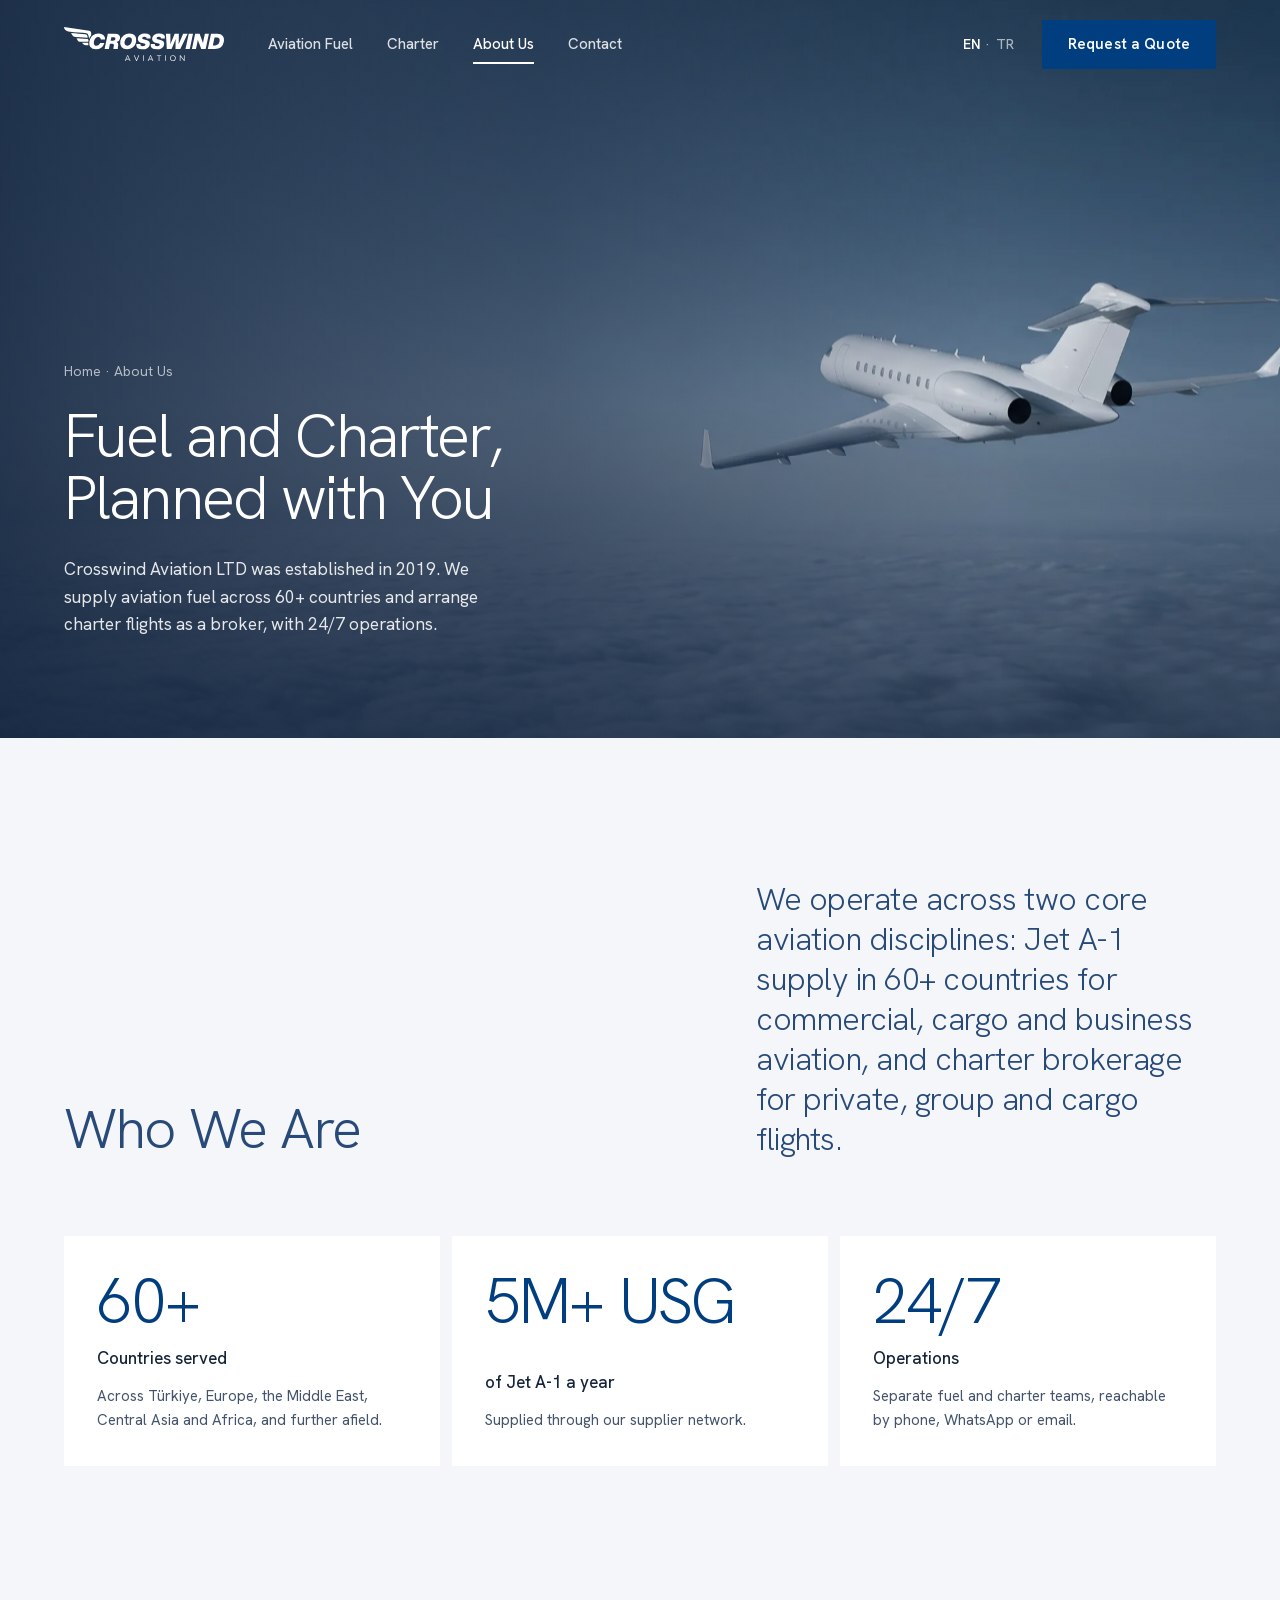
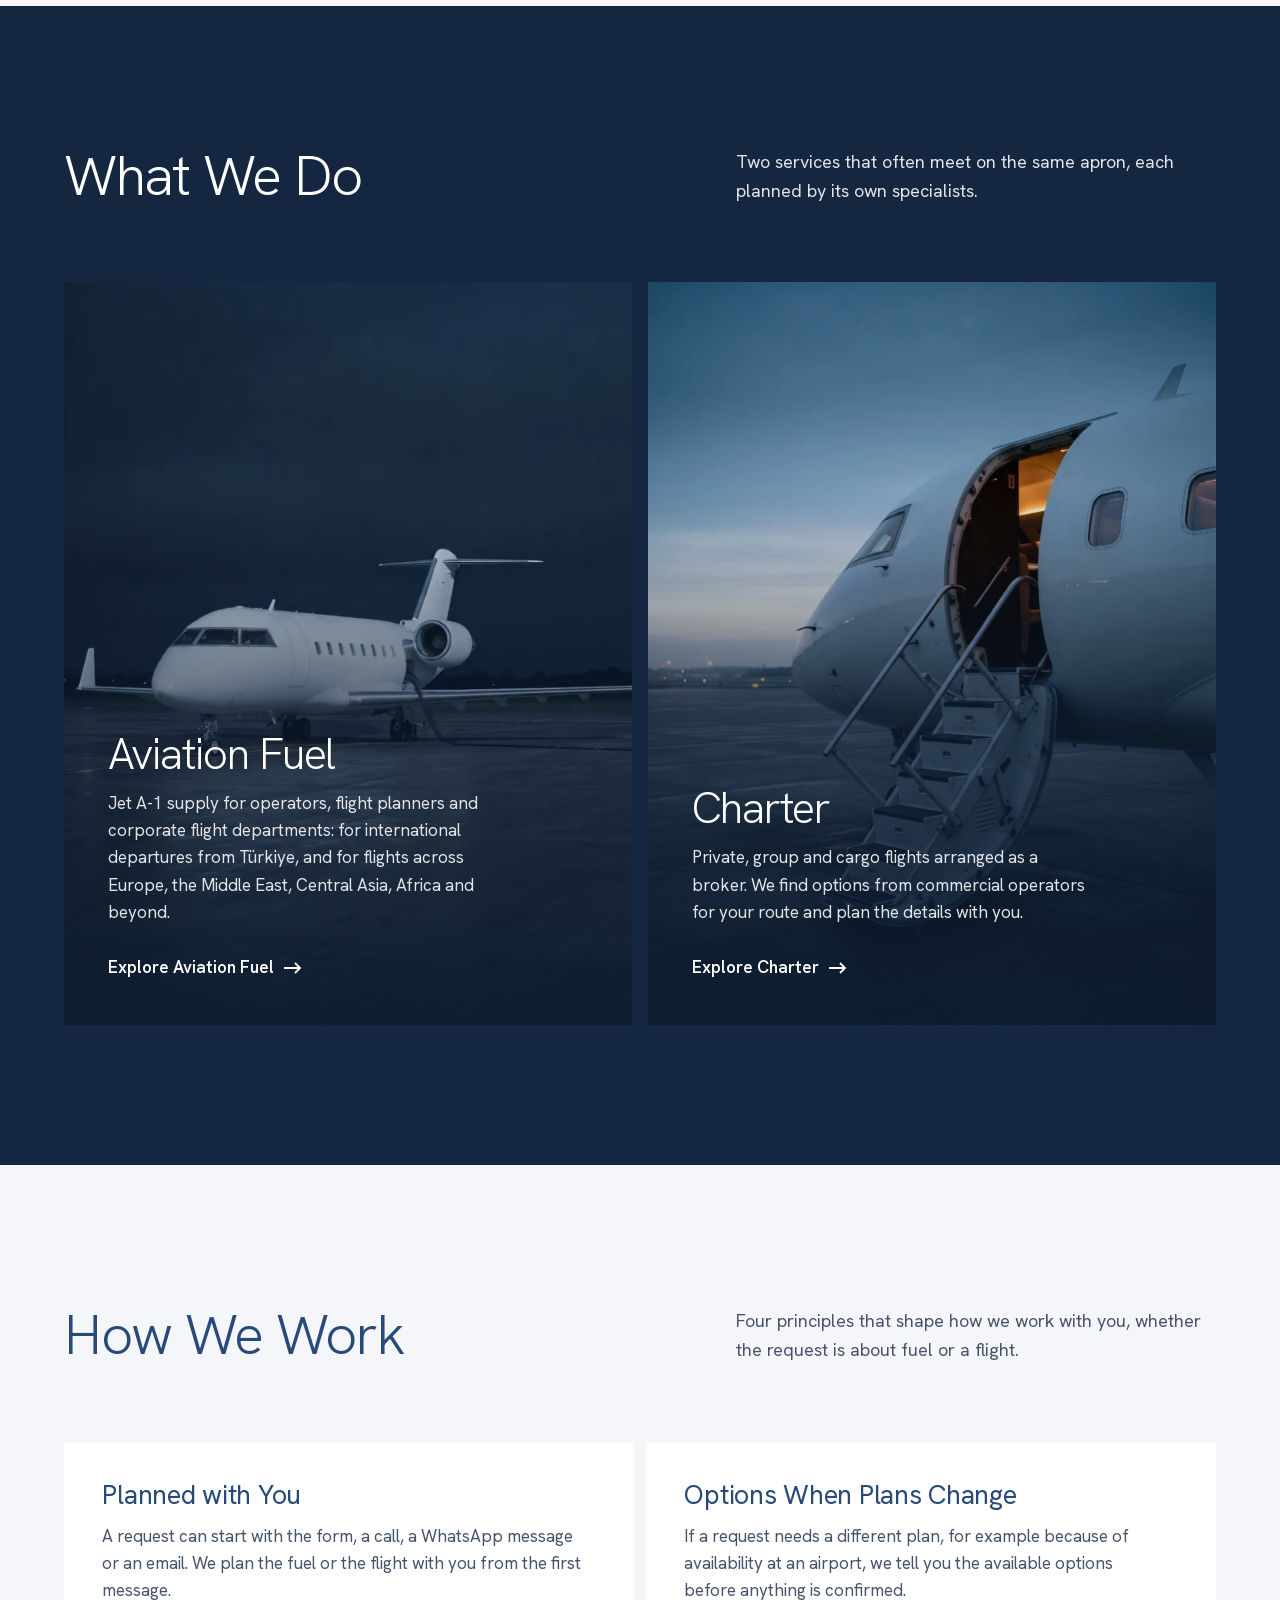
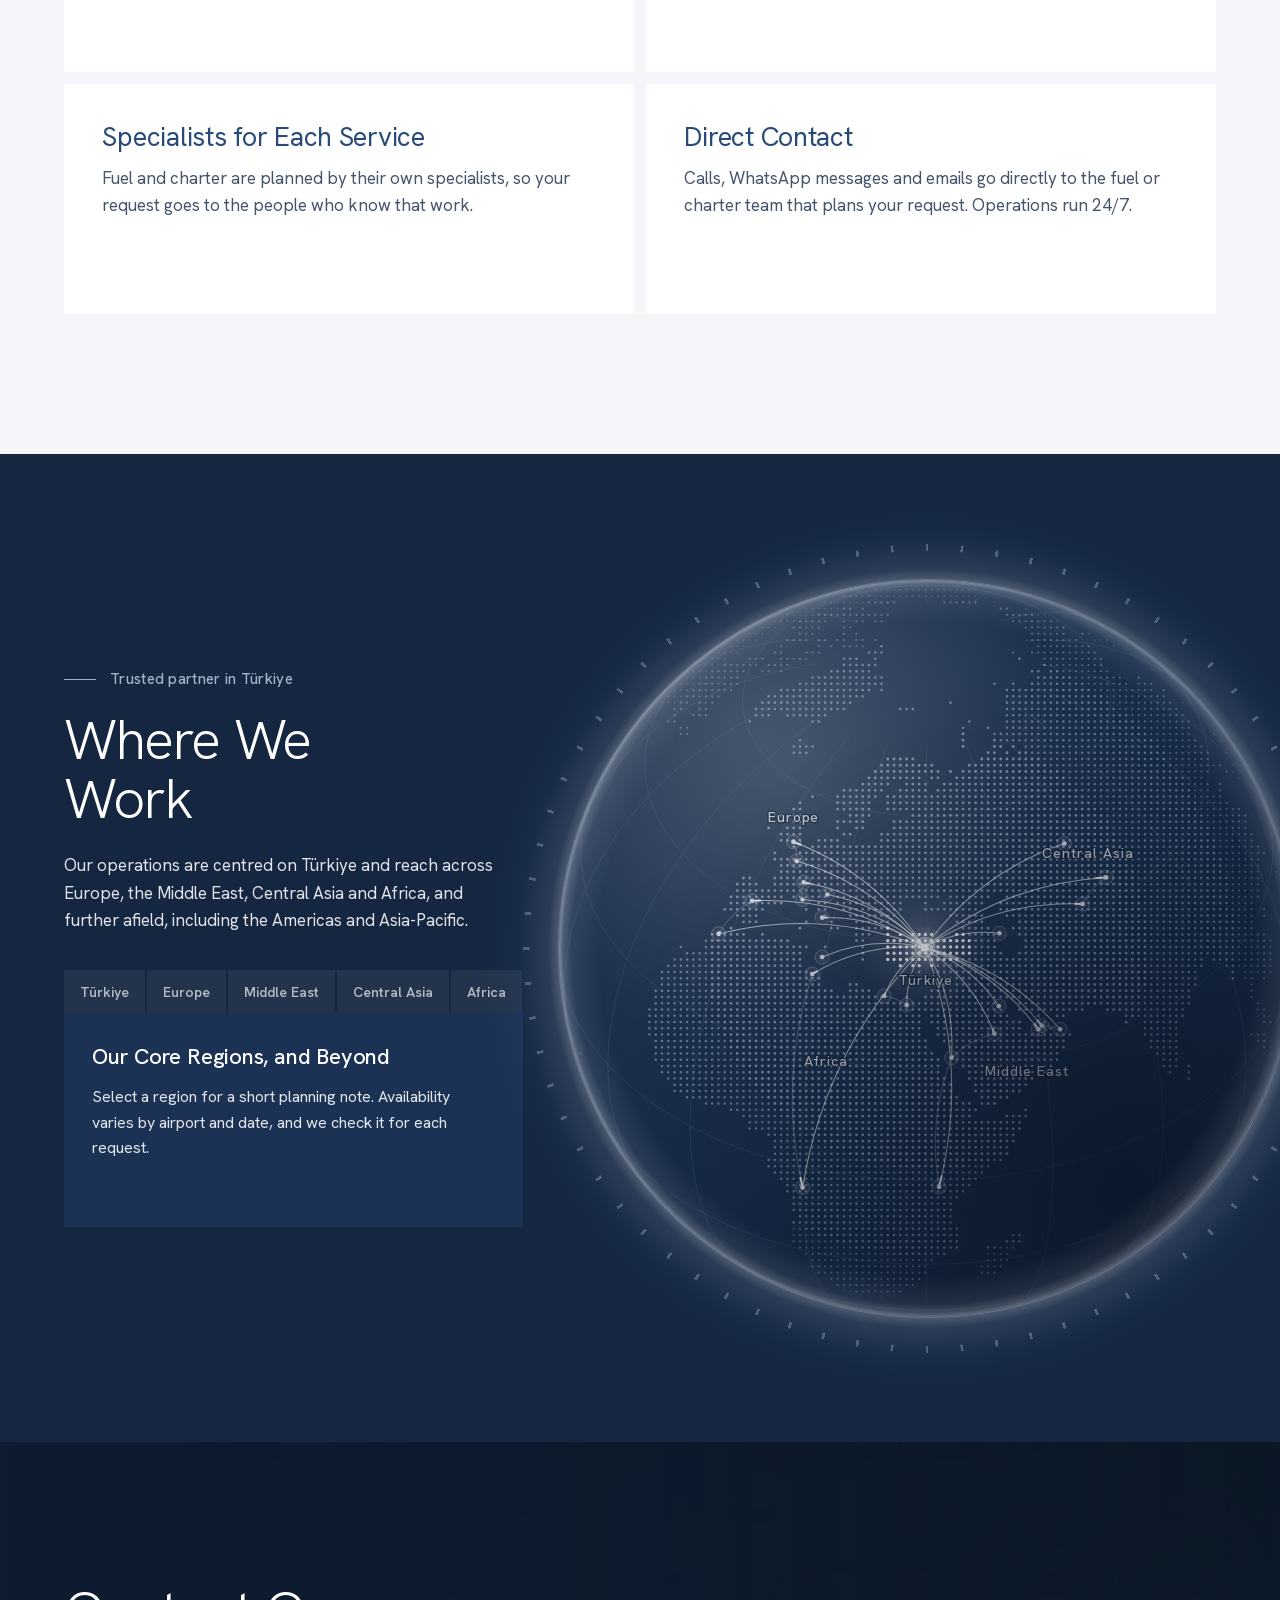
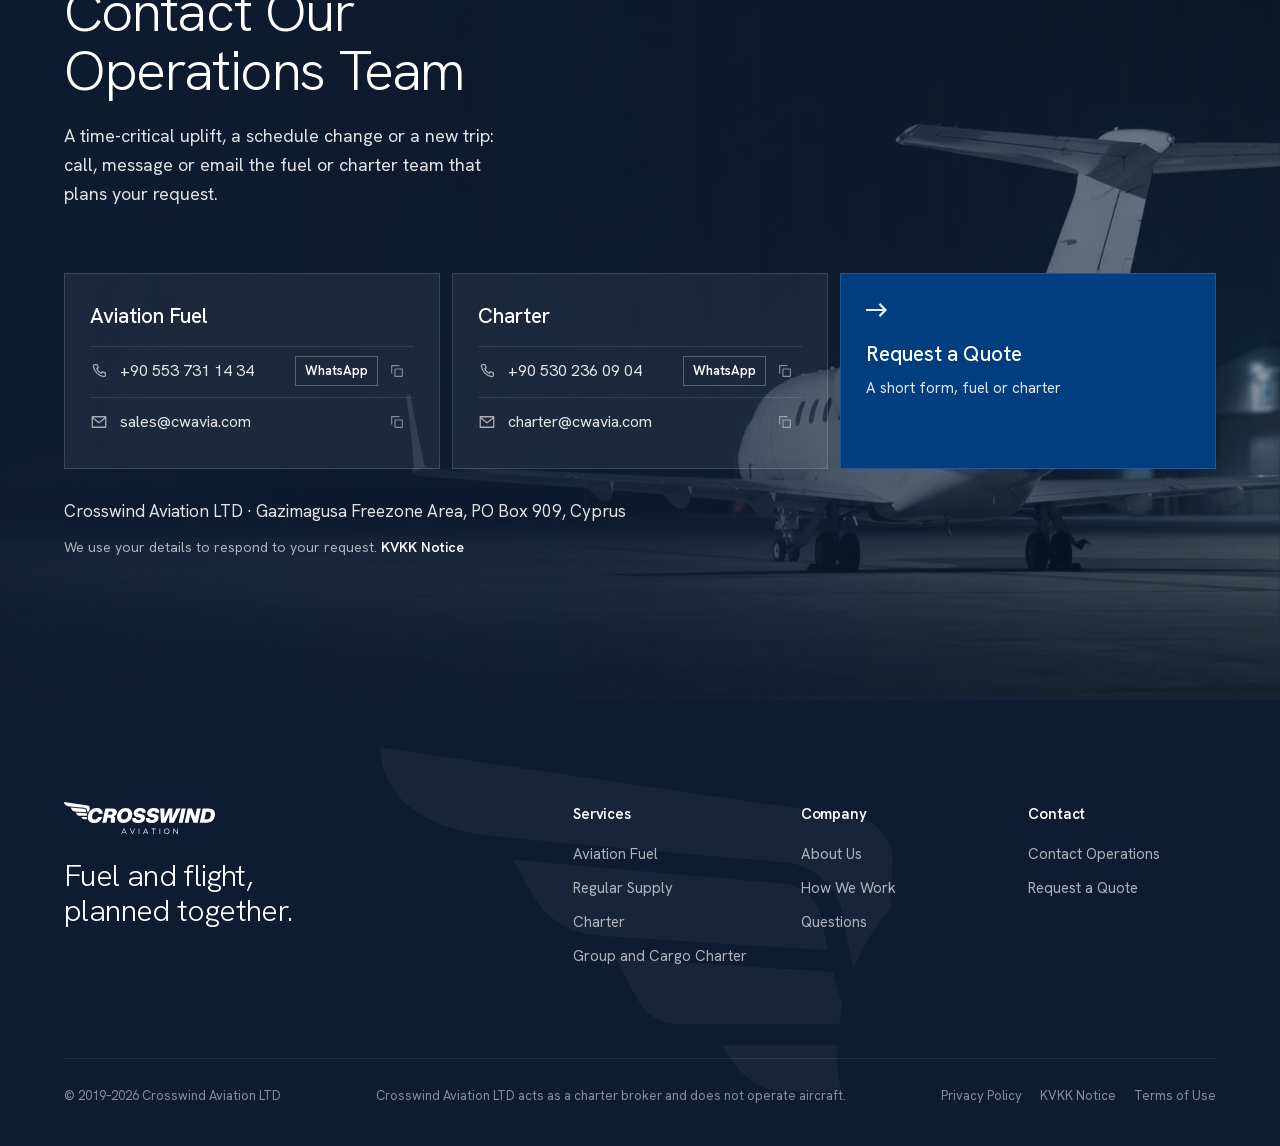
<file: about.html>
<!doctype html>
<html lang="en" class="js-yok">
<head>
<meta charset="utf-8">
<meta name="robots" content="noindex, nofollow">
<meta name="viewport" content="width=device-width, initial-scale=1, viewport-fit=cover">
<title>About Us · Crosswind Aviation</title>
<meta name="description" content="Crosswind Aviation: aviation fuel across 60+ countries, including Türkiye (Turkey) and the Gulf, and charter flights arranged as a broker, with 24/7 operations.">
<meta name="theme-color" content="#142640">
<meta property="og:type" content="website">
<meta property="og:site_name" content="Crosswind Aviation">
<meta property="og:title" content="About Us · Crosswind Aviation">
<meta property="og:description" content="Crosswind Aviation: aviation fuel across 60+ countries, including Türkiye (Turkey) and the Gulf, and charter flights arranged as a broker, with 24/7 operations.">
<link rel="canonical" href="https://cwavia.com/about.html">
<link rel="alternate" hreflang="en" href="https://cwavia.com/about.html">
<link rel="alternate" hreflang="tr" href="https://cwavia.com/tr/about.html">
<link rel="alternate" hreflang="x-default" href="https://cwavia.com/about.html">
<meta property="og:url" content="https://cwavia.com/about.html">
<meta property="og:locale" content="en_GB">
<meta property="og:locale:alternate" content="tr_TR">
<meta property="og:image" content="https://cwavia.com/assets/og-image.jpg">
<meta property="og:image:width" content="1200">
<meta property="og:image:height" content="630">
<meta property="og:image:alt" content="Crosswind Aviation · Fuel and flight, planned together.">
<meta name="twitter:card" content="summary_large_image">
<meta name="twitter:title" content="About Us · Crosswind Aviation">
<meta name="twitter:description" content="Crosswind Aviation: aviation fuel across 60+ countries, including Türkiye (Turkey) and the Gulf, and charter flights arranged as a broker, with 24/7 operations.">
<meta name="twitter:image" content="https://cwavia.com/assets/og-image.jpg">
<link rel="icon" href="assets/favicon.svg" type="image/svg+xml">
<link rel="icon" href="assets/favicon-32.png" type="image/png" sizes="32x32">
<link rel="apple-touch-icon" href="assets/apple-touch-icon.png">
<link rel="preload" href="assets/fonts/hanken-grotesk-latin.woff2" as="font" type="font/woff2" crossorigin>
<link rel="stylesheet" href="assets/site.css">
<link rel="preload" as="image" href="assets/ucus.webp" type="image/webp">
<script type="application/ld+json" data-uretim>{"@context":"https://schema.org","@type":"Organization","name":"Crosswind Aviation","legalName":"Crosswind Aviation LTD","url":"https://cwavia.com/","logo":"https://cwavia.com/assets/apple-touch-icon.png","address":{"@type":"PostalAddress","streetAddress":"Gazimagusa Freezone Area","postOfficeBoxNumber":"PO Box 909","addressCountry":"Cyprus"},"contactPoint":[{"@type":"ContactPoint","contactType":"Aviation fuel","telephone":"+905537311434","email":"sales@cwavia.com","availableLanguage":["en","tr"]},{"@type":"ContactPoint","contactType":"Charter","telephone":"+905302360904","email":"charter@cwavia.com","availableLanguage":["en","tr"]}]}</script>
</head>
<body>
<a class="atla" href="#icerik">Skip to content</a>
<svg width="0" height="0" style="position:absolute" aria-hidden="true">
  <symbol id="i-ok" viewBox="0 0 18 12"><path d="M0 6h16M11 1l5 5-5 5" fill="none" stroke="currentColor" stroke-width="1.8"/></symbol>
  <symbol id="i-mesaj" viewBox="0 0 24 24"><path d="M4 4h16v12H10l-6 4z" fill="none" stroke="currentColor" stroke-width="1.7" stroke-linejoin="round"/></symbol>
  <symbol id="i-posta" viewBox="0 0 24 24"><path d="M3 5h18v14H3z M3 6l9 7 9-7" fill="none" stroke="currentColor" stroke-width="1.7" stroke-linejoin="round"/></symbol>
  <symbol id="i-tel" viewBox="0 0 24 24"><path d="M6.5 3.5h3l1.5 4-2 1.5a11 11 0 0 0 6 6l1.5-2 4 1.5v3a2 2 0 0 1-2 2A16.5 16.5 0 0 1 4.5 5.5a2 2 0 0 1 2-2z" fill="none" stroke="currentColor" stroke-width="1.7" stroke-linejoin="round"/></symbol>
  <symbol id="i-kanat" viewBox="0 0 40 27"><g transform="translate(-46.005 -35.133)" fill="currentColor"><path d="M102.82,67.782a3.418,3.418,0,0,0-3.092-2.934c-4.755-.4-13.479-1.15-20.735-1.847l1.615,2.81A6.071,6.071,0,0,0,85.5,68.854l17.717,1.118C103.047,69.167,102.914,68.425,102.82,67.782Z" transform="translate(-22.787 -19.251)"/><path d="M85.429,44.089a3.408,3.408,0,0,0-2.913-3.619L46,35.133a6.217,6.217,0,0,0,1.278,3.522c1.429,1.836,3.947,2.943,7.484,3.29,7.52.737,17.208,1.569,22.313,2a5.071,5.071,0,0,1,4.593,4.344,34.8,34.8,0,0,0,.777,3.766,14.886,14.886,0,0,1,2.827-4.492C85.291,46.435,85.336,45.277,85.429,44.089Z"/><path d="M139.913,109.218h-8.872l.963,1.417a4.894,4.894,0,0,0,4.052,2.145h4.164A12.971,12.971,0,0,1,139.913,109.218Z" transform="translate(-58.742 -51.177)"/><path d="M104.546,87.585l1.771,3.256a3.4,3.4,0,0,0,2.987,1.775h12.457q.1-.727.261-1.49c-.294-.863-.547-1.7-.753-2.485Z" transform="translate(-40.439 -36.233)"/></g></symbol>
</svg>

<header class="bar" id="bar">
  <div class="wrap">
    <a href="index.html" aria-label="Crosswind Aviation, home"><img decoding="async" class="logo" src="assets/crosswind-logo-beyaz.svg" alt="Crosswind Aviation"></a>
    <nav class="ana" id="ana-menu" aria-label="Main">
      <a href="fuel.html">Aviation Fuel</a>
      <a href="charter.html">Charter</a>
      <a href="about.html" aria-current="page">About Us</a>
      <a href="#iletisim">Contact</a>
    </nav>
    <div class="bar-sag">
      <div class="dil" aria-label="Language"><b aria-current="true">EN</b> · <a href="tr/about.html" hreflang="tr" lang="tr">TR</a></div>
      <a class="btn btn--mavi" href="index.html#teklif">Request a Quote</a>
      <button class="menu-ac" type="button" aria-expanded="false" aria-controls="ana-menu" aria-label="Menu"><i></i><i></i><i></i></button>
    </div>
  </div>
</header>

<main id="icerik" tabindex="-1">
  <section class="sayfa-hero" aria-labelledby="baslik">
    <div class="sayfa-hero__bg" data-paralaks="0.08" style="background-image:url(assets/ucus.jpg);background-image:image-set(url(assets/ucus.webp) type('image/webp'), url(assets/ucus.jpg) type('image/jpeg'))" role="img" aria-label="Business jet in flight above the clouds in early morning light"></div>
    <div class="sayfa-hero__scrim"></div>
    <div class="wrap">
      <div class="giris-anim">
        <p class="yol"><a href="index.html">Home</a> · About Us</p>
        <h1 id="baslik">Fuel and Charter, Planned with You</h1>
        <p class="giris">Crosswind Aviation LTD was established in 2019. We supply aviation fuel across 60+ countries and arrange charter flights as a broker, with 24/7 operations.</p>
      </div>
    </div>
  </section>

  <section class="bolum z-beyaz" aria-labelledby="biz-baslik">
    <div class="wrap">
      <div class="beyan-izgara">
        <h2 id="biz-baslik" class="yukari">Who We Are</h2>
        <p class="beyan yukari">We operate across two core aviation disciplines: Jet A-1 supply in 60+ countries for commercial, cargo and business aviation, and charter brokerage for private, group and cargo flights.</p>
      </div>
      <div class="rakam-satiri">
        <div class="yukari"><b class="tabular" data-say="60">60+</b><span>Countries served</span><small>Across Türkiye, Europe, the Middle East, Central Asia and Africa, and further afield.</small></div>
        <div class="yukari"><b class="tabular" data-say="5" data-son="M+ USG">5M+ USG</b><span>of <span class="bitisik">Jet A-1</span> a year</span><small>Supplied through our supplier network.</small></div>
        <div class="yukari"><b class="tabular" data-say="24" data-son="/7">24/7</b><span>Operations</span><small>Separate fuel and charter teams, reachable by phone, WhatsApp or email.</small></div>
      </div>
    </div>
  </section>

  <section class="bolum z-koyu" aria-labelledby="ne-baslik">
    <div class="wrap">
      <div class="bas">
        <h2 id="ne-baslik" class="yukari">What We Do</h2>
        <p class="yukari">Two services that often meet on the same apron, each planned by its own specialists.</p>
      </div>
      <div class="paneller">
        <a class="panel" href="fuel.html">
          <picture><source type="image/webp" srcset="assets/yakit-ikmal-panel-sm.webp 709w, assets/yakit-ikmal-panel.webp 1229w" sizes="(max-width: 760px) 86vw, 50vw"><img decoding="async" src="assets/yakit-ikmal-panel.jpg" srcset="assets/yakit-ikmal-panel-sm.jpg 709w, assets/yakit-ikmal-panel.jpg 1229w" sizes="(max-width: 760px) 86vw, 50vw" alt="Business jet on a wet apron at night with a refuelling hose connected" loading="lazy"></picture>
          <div class="panel__ic">
            <h3>Aviation Fuel</h3>
            <p>Jet A-1 supply for operators, flight planners and corporate flight departments: for international departures from Türkiye, and for flights across Europe, the Middle East, Central Asia, Africa and beyond.</p>
            <span class="link">Explore Aviation Fuel <svg class="ok"><use href="#i-ok"/></svg></span>
          </div>
        </a>
        <a class="panel" href="charter.html">
          <picture><source type="image/webp" srcset="assets/charter-sm.webp 821w, assets/charter.webp 1200w" sizes="(max-width: 760px) 86vw, 50vw"><img decoding="async" src="assets/charter.jpg" srcset="assets/charter-sm.jpg 821w, assets/charter.jpg 1200w" sizes="(max-width: 760px) 86vw, 50vw" alt="Open door and airstair of a business jet at dawn" loading="lazy"></picture>
          <div class="panel__ic">
            <h3>Charter</h3>
            <p>Private, group and cargo flights arranged as a broker. We find options from commercial operators for your route and plan the details with you.</p>
            <span class="link">Explore Charter <svg class="ok"><use href="#i-ok"/></svg></span>
          </div>
        </a>
      </div>
    </div>
  </section>

  <section class="bolum z-beyaz" id="nasil" aria-labelledby="nasil-baslik">
    <div class="wrap">
      <div class="bas">
        <h2 id="nasil-baslik" class="yukari">How We Work</h2>
        <p class="yukari">Four principles that shape how we work with you, whether the request is about fuel or a flight.</p>
      </div>
      <div class="ilkeler">
        <div class="yukari"><h3>Planned with You</h3><p>A request can start with the form, a call, a WhatsApp message or an email. We plan the fuel or the flight with you from the first message.</p></div>
        <div class="yukari"><h3>Options When Plans Change</h3><p>If a request needs a different plan, for example because of availability at an airport, we tell you the available options before anything is confirmed.</p></div>
        <div class="yukari"><h3>Specialists for Each Service</h3><p>Fuel and charter are planned by their own specialists, so your request goes to the people who know that work.</p></div>
        <div class="yukari"><h3>Direct Contact</h3><p>Calls, WhatsApp messages and emails go directly to the fuel or charter team that plans your request. Operations run 24/7.</p></div>
      </div>
    </div>
  </section>


  <section class="bolum z-koyu ag" aria-labelledby="ag-baslik">
    <div class="wrap">
      <div>
        <p class="ust-etiket yukari">Trusted partner in Türkiye</p>
        <h2 id="ag-baslik" class="yukari">Where We Work</h2>
        <p class="metin yukari">Our operations are centred on Türkiye and reach across Europe, the Middle East, Central Asia and Africa, and further afield, including the Americas and Asia-Pacific.</p>
        <div class="bolge-sec yukari" role="group" aria-label="Regions">
          <button type="button" data-bolge="tr" aria-pressed="false">Türkiye</button>
          <button type="button" data-bolge="eu" aria-pressed="false">Europe</button>
          <button type="button" data-bolge="me" aria-pressed="false">Middle East</button>
          <button type="button" data-bolge="ca" aria-pressed="false">Central Asia</button>
          <button type="button" data-bolge="af" aria-pressed="false">Africa</button>
        </div>
        <div class="bolge-panel yukari" id="bolge-panel" aria-live="polite">
          <div data-icerik="hepsi"><h3>Our Core Regions, and Beyond</h3><p>Select a region for a short planning note. Availability varies by airport and date, and we check it for each request.</p></div>
          <div data-icerik="tr" hidden><h3>Türkiye</h3><p>Our home base at the crossroads of Europe, the Gulf and Central Asia. Direct coordination with local physical suppliers across major hubs and coastal airports for international departures.</p><small><b>Operational focus:</b> Istanbul and Ankara, the Black Sea coast and the summer coastal airports of Antalya, Bodrum and Dalaman.</small><div class="icao-cipler" role="group" aria-label="Airports"><button type="button" data-icao="LTBA">LTBA</button><button type="button" data-icao="LTFM">LTFM</button><button type="button" data-icao="LTAI">LTAI</button><button type="button" data-icao="LTCG">LTCG</button><button type="button" data-icao="LTFE">LTFE</button><button type="button" data-icao="LTAC">LTAC</button><button type="button" data-icao="LTBS">LTBS</button><button type="button" data-icao="LTBU">LTBU</button><button type="button" data-icao="LTFJ">LTFJ</button></div></div>
          <div data-icerik="eu" hidden><h3>Europe</h3><p>Year-round supply across financial capitals and executive hubs in the UK, Western Europe and the Mediterranean, with more than one supplier at many airports in peak season.</p><small><b>Operational focus:</b> slot-coordinated airports, Mediterranean summer traffic and winter alpine routes.</small><div class="icao-cipler" role="group" aria-label="Airports"><button type="button" data-icao="EGLF">EGLF</button><button type="button" data-icao="EGGW">EGGW</button><button type="button" data-icao="LFPB">LFPB</button><button type="button" data-icao="LSGG">LSGG</button><button type="button" data-icao="LFMN">LFMN</button><button type="button" data-icao="LEMD">LEMD</button><button type="button" data-icao="LIRA">LIRA</button><button type="button" data-icao="LIPZ">LIPZ</button><button type="button" data-icao="LMML">LMML</button></div></div>
          <div data-icerik="me" hidden><h3>Middle East</h3><p>Jet A-1 supply across key Gulf and Red Sea hubs connecting Europe, Asia and Africa, for both executive flights and wide-body cargo operations.</p><small><b>Operational focus:</b> 24/7 turnaround support, tech-stop uplifts and high-demand winter schedules.</small><div class="icao-cipler" role="group" aria-label="Airports"><button type="button" data-icao="OMDW">OMDW</button><button type="button" data-icao="OOMS">OOMS</button><button type="button" data-icao="OERK">OERK</button><button type="button" data-icao="OEJN">OEJN</button><button type="button" data-icao="OMAD">OMAD</button><button type="button" data-icao="OKKK">OKKK</button></div></div>
          <div data-icerik="ca" hidden><h3>Central Asia</h3><p>Strategic tech-stop and destination airports across Kazakhstan, Uzbekistan, Azerbaijan and the wider Caspian–Central Asian corridor linking Europe and East Asia.</p><small><b>Operational focus:</b> long-sector fuel planning, cargo freighter uplifts and local handling coordination.</small><div class="icao-cipler" role="group" aria-label="Airports"><button type="button" data-icao="UAAA">UAAA</button><button type="button" data-icao="UACC">UACC</button><button type="button" data-icao="UTTT">UTTT</button><button type="button" data-icao="UBBB">UBBB</button></div></div>
          <div data-icerik="af" hidden><h3>Africa</h3><p>Supply across North, West, East and Central African gateways, from Mediterranean hubs in Libya, Egypt and Morocco to sub-Saharan capitals.</p><small><b>Operational focus:</b> advance fuel confirmation and, where available, alternative suppliers on long-range sectors.</small><div class="icao-cipler" role="group" aria-label="Airports"><button type="button" data-icao="HLLM">HLLM</button><button type="button" data-icao="HECA">HECA</button><button type="button" data-icao="HEMM">HEMM</button><button type="button" data-icao="GMMN">GMMN</button><button type="button" data-icao="HKJK">HKJK</button><button type="button" data-icao="FCBB">FCBB</button></div></div>
        </div>
      </div>
      <div class="kure" id="kure"><div class="kure__govde"><div class="kure__ic">
          <img decoding="async" src="assets/kure-noktalar.svg" alt="" aria-hidden="true">
          <svg viewBox="0 0 1000 1000" role="img" aria-label="Dotted world map centred on Türkiye, with routes to Europe, the Middle East, Central Asia and Africa">
            <defs><radialGradient id="kure-isik"><stop offset="0" stop-color="#fff" stop-opacity=".5"/><stop offset=".35" stop-color="#D5DCE4" stop-opacity=".16"/><stop offset="1" stop-color="#A2B1C6" stop-opacity="0"/></radialGradient></defs>
            <path class="izgara" d="M254.5 900.5L273.4 910.9L293.5 920.4L314.6 929.0L336.5 936.7L359.3 943.4L382.8 949.0L406.8 953.6L431.3 957.2L456.1 959.7L481.2 961.1L506.3 961.3L531.4 960.5L556.3 958.6L581.0 955.6L605.3 951.5L629.0 946.3L652.2 940.1L674.6 933.0L696.1 924.8L716.7 915.7L736.2 905.8M93.5 733.5L106.5 751.1L121.4 768.1L138.2 784.3L156.8 799.8L177.0 814.5L198.8 828.2L222.1 840.9L246.7 852.6L272.5 863.2L299.5 872.6L327.4 880.8L356.2 887.7L385.7 893.4L415.7 897.8L446.2 900.8L476.9 902.5L507.7 902.8L538.5 901.8L569.1 899.4L599.4 895.7L629.1 890.7L658.3 884.4L686.7 876.8L714.1 868.0L740.5 858.0L765.8 846.9L789.8 834.7L812.3 821.5L833.3 807.3L852.7 792.2L870.4 776.3L886.3 759.7L900.3 742.4L912.3 724.5M30.6 515.5L33.5 536.0L38.6 556.4L46.0 576.6L55.6 596.3L67.4 615.6L81.2 634.3L97.1 652.3L115.0 669.7L134.7 686.1L156.3 701.7L179.5 716.3L204.2 729.9L230.4 742.3L257.9 753.5L286.6 763.5L316.4 772.3L347.0 779.7L378.4 785.7L410.3 790.3L442.7 793.6L475.4 795.4L508.2 795.7L541.0 794.7L573.5 792.1L605.7 788.2L637.4 782.9L668.4 776.1L698.6 768.1L727.9 758.7L756.0 748.1L782.9 736.2L808.3 723.2L832.3 709.1L854.7 694.0L875.4 678.0L894.2 661.1L911.1 643.4L926.0 625.0L938.8 606.0L949.5 586.5L958.0 566.5L964.2 546.3L968.2 525.8M69.7 312.6L63.8 331.6L60.0 350.8L58.4 370.2L58.9 389.6L61.6 408.9L66.5 428.1L73.4 447.0L82.4 465.6L93.5 483.7L106.5 501.3L121.4 518.2L138.2 534.5L156.8 550.0L177.0 564.6L198.8 578.3L222.1 591.1L246.7 602.8L272.5 613.3L299.5 622.7L327.4 630.9L356.2 637.9L385.7 643.5L415.7 647.9L446.2 650.9L476.9 652.6L507.7 653.0L538.5 652.0L569.1 649.6L599.4 645.9L629.1 640.9L658.3 634.6L686.7 627.0L714.1 618.2L740.5 608.2L765.8 597.0L789.8 584.8L812.3 571.6L833.3 557.4L852.7 542.3L870.4 526.5L886.3 509.8L900.3 492.5L912.3 474.7L922.4 456.3L930.3 437.6L936.2 418.6L940.0 399.3L941.6 379.9L941.1 360.5L938.4 341.2L933.5 322.0M212.5 128.9L198.0 141.8L185.1 155.4L173.7 169.5L163.9 184.0L155.7 199.0L149.2 214.2L144.4 229.8L141.3 245.5L140.0 261.3L140.5 277.1L142.6 292.8L146.6 308.5L152.2 323.9L159.6 339.0L168.6 353.7L179.2 368.1L191.4 381.9L205.1 395.2L220.2 407.8L236.7 419.7L254.5 430.9L273.4 441.3L293.5 450.8L314.6 459.4L336.5 467.1L359.3 473.8L382.8 479.5L406.8 484.1L431.3 487.6L456.1 490.1L481.2 491.5L506.3 491.8L531.4 490.9L556.3 489.0L581.0 486.0L605.3 481.9L629.0 476.7L652.2 470.6L674.6 463.4L696.1 455.2L716.7 446.2L736.2 436.2L754.6 425.4L771.7 413.9L787.5 401.6L802.0 388.6L814.9 375.1L826.3 361.0L836.1 346.4L844.3 331.5L850.8 316.2L855.6 300.7L858.7 285.0L860.0 269.2L859.5 253.4L857.4 237.6L853.4 222.0L847.8 206.6L840.4 191.4L831.4 176.7L820.8 162.4L808.6 148.5L794.9 135.3M634.8 62.5L621.0 56.9L606.7 51.9L591.8 47.5L576.5 43.8L560.8 40.8L544.8 38.5L528.6 36.9L512.3 36.0L495.9 35.8L479.5 36.3L463.2 37.6L447.1 39.6L431.3 42.2L415.8 45.6L400.7 49.6L386.1 54.3L372.0 59.6L358.6 65.6L345.8 72.1L333.8 79.1L322.6 86.7L312.3 94.7L302.9 103.1L294.5 112.0L287.0 121.2L280.6 130.7L275.3 140.4L271.0 150.4L267.9 160.5L265.9 170.8L265.0 181.1L265.3 191.4L266.8 201.7L269.3 211.9L273.0 222.0L277.8 231.8L283.7 241.5L290.6 250.8L298.6 259.8L307.5 268.5L317.4 276.7L328.1 284.5L339.7 291.8L352.1 298.6L365.2 304.8L379.0 310.4L393.3 315.4L408.2 319.8L423.5 323.5L439.2 326.5L455.2 328.8L471.4 330.5L487.7 331.4L504.1 331.5L520.5 331.0L536.8 329.7L552.9 327.8L568.7 325.1L584.2 321.7L599.3 317.7L613.9 313.0L628.0 307.7L641.4 301.8L654.2 295.3L666.2 288.3L677.4 280.7L687.7 272.7L697.1 264.2L705.5 255.4L713.0 246.2L719.4 236.7L724.7 226.9L729.0 216.9L732.1 206.8L734.1 196.6L735.0 186.3L734.7 175.9L733.2 165.7L730.7 155.5L727.0 145.4L722.2 135.5L716.3 125.9L709.4 116.5L701.4 107.5L692.5 98.9L682.6 90.6L671.9 82.8L660.3 75.5L647.9 68.7L634.8 62.5M599.0 41.1L589.9 41.8L580.4 44.7L570.5 49.9L560.2 57.2L549.7 66.7M500.0 31.8L500.0 35.8L500.0 42.0L500.0 50.5L500.0 61.2M401.0 41.1L410.1 41.8L419.6 44.7L429.5 49.9L439.8 57.2L450.3 66.7M297.8 76.9L314.0 72.7L331.1 70.5L348.9 70.4L367.6 72.4L386.8 76.5L406.6 82.6M170.7 165.7L188.2 151.9L207.2 139.9L227.6 129.6L249.4 121.1L272.4 114.5L296.5 109.7L321.6 106.9L347.5 105.9L374.2 106.9M55.1 349.9L65.1 326.8L77.2 304.5L91.3 283.2L107.5 262.9L125.5 243.8L145.4 225.9L167.0 209.3L190.3 194.2L215.0 180.6L241.2 168.5L268.6 158.0L297.1 149.2L326.6 142.1L357.0 136.7M41.6 601.7L38.3 576.7L37.1 551.4L38.3 525.8L41.6 500.0L47.3 474.3L55.1 448.7L65.1 423.3L77.2 398.4L91.3 373.9L107.5 350.0L125.5 326.9L145.4 304.6L167.0 283.2L190.3 262.9L215.0 243.8L241.2 225.9L268.6 209.4L297.1 194.2L326.6 180.6L357.0 168.5M140.6 802.1L128.2 783.7L117.5 763.9L108.7 742.8L101.9 720.6L96.9 697.3L94.0 673.0L93.0 647.9L94.0 622.1L96.9 595.6L101.9 568.7L108.7 541.5L117.5 514.0L128.2 486.5L140.6 459.1L154.8 431.9L170.7 405.0L188.2 378.5L207.2 352.7L227.6 327.5L249.4 303.2L272.4 279.9L296.5 257.6L321.6 236.5L347.5 216.7L374.2 198.3M268.6 908.4L255.6 898.0L243.8 885.7L233.3 871.5L224.0 855.6L216.1 837.8L209.6 818.5L204.5 797.6L200.8 775.2L198.6 751.5L197.9 726.6L198.6 700.5L200.8 673.5L204.5 645.7L209.6 617.1L216.1 588.0L224.0 558.4L233.3 528.6L243.8 498.6L255.6 468.6L268.6 438.8L282.7 409.3L297.8 380.2L314.0 351.7L331.1 323.9L348.9 297.0L367.6 271.0L386.8 246.2L406.6 222.6M384.4 953.7L376.9 947.7L370.0 939.6L363.7 929.3L358.1 916.9L353.1 902.5L348.9 886.1L345.5 867.9L342.8 847.8L340.8 826.1L339.6 802.7L339.3 777.9L339.6 751.8L340.8 724.4L342.8 695.9L345.5 666.5L348.9 636.3L353.1 605.3L358.1 573.9L363.7 542.2L370.0 510.2L376.9 478.1L384.4 446.2L392.4 414.5L401.0 383.3L410.1 352.6L419.6 322.6L429.5 293.5L439.8 265.5L450.3 238.5M500.0 969.4L500.0 966.5L500.0 961.4L500.0 954.0L500.0 944.4L500.0 932.6L500.0 918.8L500.0 902.9L500.0 885.0L500.0 865.3L500.0 843.7L500.0 820.5L500.0 795.8L500.0 769.6L500.0 742.1L500.0 713.4L500.0 683.6L500.0 653.0L500.0 621.6L500.0 589.7L500.0 557.3L500.0 524.6L500.0 491.8L500.0 459.0L500.0 426.5L500.0 394.3L500.0 362.6L500.0 331.6L500.0 301.4L500.0 272.1L500.0 244.0M615.6 953.7L623.1 947.7L630.0 939.6L636.3 929.3L641.9 916.9L646.9 902.5L651.1 886.1L654.5 867.9L657.2 847.8L659.2 826.1L660.4 802.7L660.7 777.9L660.4 751.8L659.2 724.4L657.2 695.9L654.5 666.5L651.1 636.3L646.9 605.3L641.9 573.9L636.3 542.2L630.0 510.2L623.1 478.1L615.6 446.2L607.6 414.5L599.0 383.3L589.9 352.6L580.4 322.6L570.5 293.5L560.2 265.5L549.7 238.5M731.4 908.4L744.4 898.0L756.2 885.7L766.7 871.5L776.0 855.6L783.9 837.8L790.4 818.5L795.5 797.6L799.2 775.2L801.4 751.5L802.1 726.6L801.4 700.5L799.2 673.5L795.5 645.7L790.4 617.1L783.9 588.0L776.0 558.4L766.7 528.6L756.2 498.6L744.4 468.6L731.4 438.8L717.3 409.3L702.2 380.2L686.0 351.7L668.9 323.9L651.1 297.0L632.4 271.0L613.2 246.2L593.4 222.6M859.4 802.1L871.8 783.7L882.5 763.9L891.3 742.8L898.1 720.6L903.1 697.3L906.0 673.0L907.0 647.9L906.0 622.1L903.1 595.6L898.1 568.7L891.3 541.5L882.5 514.0L871.8 486.5L859.4 459.1L845.2 431.9L829.3 405.0L811.8 378.5L792.8 352.7L772.4 327.5L750.6 303.2L727.6 279.9L703.5 257.6L678.4 236.5L652.5 216.7L625.8 198.3M958.4 601.7L961.7 576.7L962.9 551.4L961.7 525.8L958.4 500.0L952.7 474.3L944.9 448.7L934.9 423.3L922.8 398.4L908.7 373.9L892.5 350.0L874.5 326.9L854.6 304.6L833.0 283.2L809.7 262.9L785.0 243.8L758.8 225.9L731.4 209.4L702.9 194.2L673.4 180.6L643.0 168.5M944.9 349.9L934.9 326.8L922.8 304.5L908.7 283.2L892.5 262.9L874.5 243.8L854.6 225.9L833.0 209.3L809.7 194.2L785.0 180.6L758.8 168.5L731.4 158.0L702.9 149.2L673.4 142.1L643.0 136.7M829.3 165.7L811.8 151.9L792.8 139.9L772.4 129.6L750.6 121.1L727.6 114.5L703.5 109.7L678.4 106.9L652.5 105.9L625.8 106.9M702.2 76.9L686.0 72.7L668.9 70.5L651.1 70.4L632.4 72.4L613.2 76.5L593.4 82.6"/>
            <circle class="merkez-isik" cx="497.5" cy="498.4" r="84" fill="url(#kure-isik)"/>
            <g class="rotalar">
              <path class="rota rota--ic" data-bolge="tr" data-kaynak="ic" pathLength="1" d="M497.5 498.4Q483.4 487.1 466 482"/>
              <path class="rota rota--ic" data-bolge="tr" data-kaynak="ic" pathLength="1" d="M497.5 498.4Q484.2 503.8 474 514"/>
              <path class="rota rota--ic" data-bolge="tr" data-kaynak="ic" pathLength="1" d="M497.5 498.4Q512.9 490.9 530 490"/>
              <path class="rota rota--ic" data-bolge="tr" data-kaynak="ic" pathLength="1" d="M497.5 498.4Q472.2 501.4 450 514"/>
              <path class="rota rota--ic" data-bolge="tr" data-kaynak="ic" pathLength="1" d="M497.5 498.4Q494.6 493.4 490 490"/>
              <path class="rota rota--ic" data-bolge="tr" data-kaynak="ic" pathLength="1" d="M497.5 498.4Q476.2 502.2 458 514"/>
              <path class="rota" data-bolge="me" data-kaynak="tr" pathLength="1" d="M497.5 498.4Q588.2 524.3 646.9 598.1"/>
              <path class="rota" data-bolge="me" data-kaynak="tr" pathLength="1" d="M497.5 498.4Q600.6 523.0 670.3 602.8"/>
              <path class="rota" data-bolge="me" data-kaynak="tr" pathLength="1" d="M497.5 498.4Q559.6 539.2 586.4 608.5"/>
              <path class="rota" data-bolge="me" data-kaynak="tr" pathLength="1" d="M497.5 498.4Q537.1 563.3 531.7 639.2"/>
              <path class="rota" data-bolge="me" data-kaynak="tr" pathLength="1" d="M497.5 498.4Q586.7 527.4 642.5 602.9"/>
              <path class="rota" data-bolge="me" data-kaynak="tr" pathLength="1" d="M497.5 498.4Q556.8 520.7 592.1 573.2"/>
              <path class="rota" data-bolge="eu" data-kaynak="tr" pathLength="1" d="M497.5 498.4Q435.3 404.1 329.9 363.5"/>
              <path class="rota" data-bolge="eu" data-kaynak="tr" pathLength="1" d="M497.5 498.4Q433.4 417.1 334.0 388.1"/>
              <path class="rota" data-bolge="eu" data-kaynak="tr" pathLength="1" d="M497.5 498.4Q433.5 432.1 342.9 415.3"/>
              <path class="rota" data-bolge="eu" data-kaynak="tr" pathLength="1" d="M497.5 498.4Q429.3 442.8 341.5 437.2"/>
              <path class="rota" data-bolge="eu" data-kaynak="tr" pathLength="1" d="M497.5 498.4Q396.8 433.4 277.1 438.9"/>
              <path class="rota" data-bolge="eu" data-kaynak="tr" pathLength="1" d="M497.5 498.4Q446.2 444.7 373.2 430.8"/>
              <path class="rota" data-bolge="eu" data-kaynak="tr" pathLength="1" d="M497.5 498.4Q438.1 458.4 366.5 460.4"/>
              <path class="rota" data-bolge="eu" data-kaynak="tr" pathLength="1" d="M497.5 498.4Q430.0 483.5 366.5 510.6"/>
              <path class="rota" data-bolge="ca" data-kaynak="tr" pathLength="1" d="M497.5 498.4Q598.9 416.7 728.9 409.0"/>
              <path class="rota" data-bolge="ca" data-kaynak="tr" pathLength="1" d="M497.5 498.4Q565.4 403.5 675.7 365.7"/>
              <path class="rota" data-bolge="ca" data-kaynak="tr" pathLength="1" d="M497.5 498.4Q589.4 438.4 699.0 442.9"/>
              <path class="rota" data-bolge="ca" data-kaynak="tr" pathLength="1" d="M497.5 498.4Q542.3 474.1 592.8 480.3"/>
              <path class="rota" data-bolge="af" data-kaynak="tr" pathLength="1" d="M497.5 498.4Q420.3 492.4 353.9 532.4"/>
              <path class="rota" data-bolge="af" data-kaynak="tr" pathLength="1" d="M497.5 498.4Q474.2 531.5 474.5 572.0"/>
              <path class="rota" data-bolge="af" data-kaynak="tr" pathLength="1" d="M497.5 498.4Q461.7 521.1 445.7 560.4"/>
              <path class="rota" data-bolge="af" data-kaynak="tr" pathLength="1" d="M497.5 498.4Q368.7 447.6 234.4 481.0"/>
              <path class="rota" data-bolge="af" data-kaynak="tr" pathLength="1" d="M497.5 498.4Q555.5 648.2 515.8 803.9"/>
              <path class="rota" data-bolge="af" data-kaynak="tr" pathLength="1" d="M497.5 498.4Q370.5 626.6 341.6 804.7"/>
              <path class="rota" data-bolge="eu" data-kaynak="eu" pathLength="1" d="M329.9 363.5Q335.4 375.2 334.0 388.1"/>
              <path class="rota" data-bolge="eu" data-kaynak="eu" pathLength="1" d="M342.9 415.3Q339.1 426.1 341.5 437.2"/>
              <path class="rota" data-bolge="eu" data-kaynak="eu" pathLength="1" d="M277.1 438.9Q249.9 454.0 234.4 481.0"/>
              <path class="rota" data-bolge="me" data-kaynak="me" pathLength="1" d="M646.9 598.1Q659.3 597.2 670.3 602.8"/>
              <path class="rota" data-bolge="me" data-kaynak="me" pathLength="1" d="M586.4 608.5Q554.8 616.2 531.7 639.2"/>
              <path class="rota" data-bolge="ca" data-kaynak="ca" pathLength="1" d="M728.9 409.0Q709.2 421.8 699.0 442.9"/>
              <path class="rota" data-bolge="af" data-kaynak="af" pathLength="1" d="M474.5 572.0Q461.7 562.2 445.7 560.4"/>
              <path class="rota" data-bolge="me" data-kaynak="me" pathLength="1" d="M531.7 639.2Q500.7 719.3 515.8 803.9"/>
              <path class="rota" data-bolge="af" data-kaynak="af" pathLength="1" d="M353.9 532.4Q309.6 666.8 341.6 804.7"/>
            </g>
            <g class="akanlar"></g>
            <circle class="nabiz" cx="497.5" cy="498.4" r="8"/>
            <g class="dugumler">
              <g transform="translate(497.5 498.4)"><g class="dugum dugum--tr" data-bolge="tr"><circle class="dugum__dis" r="24"/><circle class="dugum__hale" r="12.5"/><circle class="dugum__nokta" r="5.2"/></g></g>
              <g transform="translate(646.9 598.1)"><g class="dugum" data-bolge="me"><circle class="dugum__hale" r="9"/><circle class="dugum__nokta" r="3"/></g></g>
              <g transform="translate(670.3 602.8)"><g class="dugum" data-bolge="me"><circle class="dugum__hale" r="9"/><circle class="dugum__nokta" r="3"/></g></g>
              <g transform="translate(586.4 608.5)"><g class="dugum" data-bolge="me"><circle class="dugum__hale" r="9"/><circle class="dugum__nokta" r="3"/></g></g>
              <g transform="translate(531.7 639.2)"><g class="dugum" data-bolge="me"><circle class="dugum__hale" r="9"/><circle class="dugum__nokta" r="3"/></g></g>
              <g transform="translate(642.5 602.9)"><g class="dugum" data-bolge="me"><circle class="dugum__hale" r="9"/><circle class="dugum__nokta" r="3"/></g></g>
              <g transform="translate(592.1 573.2)"><g class="dugum" data-bolge="me"><circle class="dugum__hale" r="9"/><circle class="dugum__nokta" r="3"/></g></g>
              <g transform="translate(329.9 363.5)"><g class="dugum" data-bolge="eu"><circle class="dugum__hale" r="9"/><circle class="dugum__nokta" r="3"/></g></g>
              <g transform="translate(334.0 388.1)"><g class="dugum" data-bolge="eu"><circle class="dugum__hale" r="9"/><circle class="dugum__nokta" r="3"/></g></g>
              <g transform="translate(342.9 415.3)"><g class="dugum" data-bolge="eu"><circle class="dugum__hale" r="9"/><circle class="dugum__nokta" r="3"/></g></g>
              <g transform="translate(341.5 437.2)"><g class="dugum" data-bolge="eu"><circle class="dugum__hale" r="9"/><circle class="dugum__nokta" r="3"/></g></g>
              <g transform="translate(277.1 438.9)"><g class="dugum" data-bolge="eu"><circle class="dugum__hale" r="9"/><circle class="dugum__nokta" r="3"/></g></g>
              <g transform="translate(373.2 430.8)"><g class="dugum" data-bolge="eu"><circle class="dugum__hale" r="9"/><circle class="dugum__nokta" r="3"/></g></g>
              <g transform="translate(366.5 460.4)"><g class="dugum" data-bolge="eu"><circle class="dugum__hale" r="9"/><circle class="dugum__nokta" r="3"/></g></g>
              <g transform="translate(366.5 510.6)"><g class="dugum" data-bolge="eu"><circle class="dugum__hale" r="9"/><circle class="dugum__nokta" r="3"/></g></g>
              <g transform="translate(728.9 409.0)"><g class="dugum" data-bolge="ca"><circle class="dugum__hale" r="9"/><circle class="dugum__nokta" r="3"/></g></g>
              <g transform="translate(675.7 365.7)"><g class="dugum" data-bolge="ca"><circle class="dugum__hale" r="9"/><circle class="dugum__nokta" r="3"/></g></g>
              <g transform="translate(699.0 442.9)"><g class="dugum" data-bolge="ca"><circle class="dugum__hale" r="9"/><circle class="dugum__nokta" r="3"/></g></g>
              <g transform="translate(592.8 480.3)"><g class="dugum" data-bolge="ca"><circle class="dugum__hale" r="9"/><circle class="dugum__nokta" r="3"/></g></g>
              <g transform="translate(353.9 532.4)"><g class="dugum" data-bolge="af"><circle class="dugum__hale" r="9"/><circle class="dugum__nokta" r="3"/></g></g>
              <g transform="translate(474.5 572.0)"><g class="dugum" data-bolge="af"><circle class="dugum__hale" r="9"/><circle class="dugum__nokta" r="3"/></g></g>
              <g transform="translate(445.7 560.4)"><g class="dugum" data-bolge="af"><circle class="dugum__hale" r="9"/><circle class="dugum__nokta" r="3"/></g></g>
              <g transform="translate(234.4 481.0)"><g class="dugum" data-bolge="af"><circle class="dugum__hale" r="9"/><circle class="dugum__nokta" r="3"/></g></g>
              <g transform="translate(515.8 803.9)"><g class="dugum" data-bolge="af"><circle class="dugum__hale" r="9"/><circle class="dugum__nokta" r="3"/></g></g>
              <g transform="translate(341.6 804.7)"><g class="dugum" data-bolge="af"><circle class="dugum__hale" r="9"/><circle class="dugum__nokta" r="3"/></g></g>
            </g>
            <g class="icaolar">
              <g transform="translate(466 482)"><g class="icao" data-bolge="tr" data-icao="LTBA" style="--i:0" role="button" tabindex="0"><circle class="icao__halka" r="6"/><circle class="icao__nokta" r="2.4"/><text class="icao-etiket" dx="16" dy="-11" text-anchor="end">LTBA · LTFM</text></g></g>
              <g transform="translate(474 514)"><g class="icao" data-bolge="tr" data-icao="LTAI" style="--i:1" role="button" tabindex="0"><circle class="icao__halka" r="6"/><circle class="icao__nokta" r="2.4"/><text class="icao-etiket" dx="10" dy="13" text-anchor="start">LTAI</text></g></g>
              <g transform="translate(530 490)"><g class="icao" data-bolge="tr" data-icao="LTCG" style="--i:2" role="button" tabindex="0"><circle class="icao__halka" r="6"/><circle class="icao__nokta" r="2.4"/><text class="icao-etiket" dx="10" dy="4" text-anchor="start">LTCG</text></g></g>
              <g transform="translate(450 514)"><g class="icao" data-bolge="tr" data-icao="LTFE" style="--i:3" role="button" tabindex="0"><circle class="icao__halka" r="6"/><circle class="icao__nokta" r="2.4"/><text class="icao-etiket" dx="-10" dy="-6" text-anchor="end">LTFE</text></g></g>
              <g transform="translate(490 490)"><g class="icao" data-bolge="tr" data-icao="LTAC" style="--i:4" role="button" tabindex="0"><circle class="icao__halka" r="6"/><circle class="icao__nokta" r="2.4"/><text class="icao-etiket" dx="9" dy="-7" text-anchor="start">LTAC</text></g></g>
              <g transform="translate(458 514)"><g class="icao" data-bolge="tr" data-icao="LTBS" style="--i:5" role="button" tabindex="0"><circle class="icao__halka" r="6"/><circle class="icao__nokta" r="2.4"/><text class="icao-etiket" dx="-2" dy="18" text-anchor="end">LTBS</text></g></g>
              <g transform="translate(646.9 598.1)"><g class="icao" data-bolge="me" data-icao="OMDW" style="--i:0" role="button" tabindex="0"><circle class="icao__halka" r="6"/><circle class="icao__nokta" r="2.4"/><text class="icao-etiket" dx="0" dy="-11" text-anchor="middle">OMDW</text></g></g>
              <g transform="translate(670.3 602.8)"><g class="icao" data-bolge="me" data-icao="OOMS" style="--i:1" role="button" tabindex="0"><circle class="icao__halka" r="6"/><circle class="icao__nokta" r="2.4"/><text class="icao-etiket" dx="10" dy="5" text-anchor="start">OOMS</text></g></g>
              <g transform="translate(586.4 608.5)"><g class="icao" data-bolge="me" data-icao="OERK" style="--i:2" role="button" tabindex="0"><circle class="icao__halka" r="6"/><circle class="icao__nokta" r="2.4"/><text class="icao-etiket" dx="-10" dy="4" text-anchor="end">OERK</text></g></g>
              <g transform="translate(531.7 639.2)"><g class="icao" data-bolge="me" data-icao="OEJN" style="--i:3" role="button" tabindex="0"><circle class="icao__halka" r="6"/><circle class="icao__nokta" r="2.4"/><text class="icao-etiket" dx="-10" dy="5" text-anchor="end">OEJN</text></g></g>
              <g transform="translate(642.5 602.9)"><g class="icao" data-bolge="me" data-icao="OMAD" style="--i:4" role="button" tabindex="0"><circle class="icao__halka" r="6"/><circle class="icao__nokta" r="2.4"/><text class="icao-etiket" dx="0" dy="19" text-anchor="middle">OMAD</text></g></g>
              <g transform="translate(592.1 573.2)"><g class="icao" data-bolge="me" data-icao="OKKK" style="--i:5" role="button" tabindex="0"><circle class="icao__halka" r="6"/><circle class="icao__nokta" r="2.4"/><text class="icao-etiket" dx="-8" dy="-8" text-anchor="end">OKKK</text></g></g>
              <g transform="translate(329.9 363.5)"><g class="icao" data-bolge="eu" data-icao="EGLF" style="--i:0" role="button" tabindex="0"><circle class="icao__halka" r="6"/><circle class="icao__nokta" r="2.4"/><text class="icao-etiket" dx="-10" dy="-6" text-anchor="end">EGLF · EGGW</text></g></g>
              <g transform="translate(334.0 388.1)"><g class="icao" data-bolge="eu" data-icao="LFPB" style="--i:1" role="button" tabindex="0"><circle class="icao__halka" r="6"/><circle class="icao__nokta" r="2.4"/><text class="icao-etiket" dx="-10" dy="4" text-anchor="end">LFPB</text></g></g>
              <g transform="translate(342.9 415.3)"><g class="icao" data-bolge="eu" data-icao="LSGG" style="--i:2" role="button" tabindex="0"><circle class="icao__halka" r="6"/><circle class="icao__nokta" r="2.4"/><text class="icao-etiket" dx="-10" dy="4" text-anchor="end">LSGG</text></g></g>
              <g transform="translate(341.5 437.2)"><g class="icao" data-bolge="eu" data-icao="LFMN" style="--i:3" role="button" tabindex="0"><circle class="icao__halka" r="6"/><circle class="icao__nokta" r="2.4"/><text class="icao-etiket" dx="-10" dy="10" text-anchor="end">LFMN</text></g></g>
              <g transform="translate(277.1 438.9)"><g class="icao" data-bolge="eu" data-icao="LEMD" style="--i:4" role="button" tabindex="0"><circle class="icao__halka" r="6"/><circle class="icao__nokta" r="2.4"/><text class="icao-etiket" dx="-10" dy="4" text-anchor="end">LEMD</text></g></g>
              <g transform="translate(373.2 430.8)"><g class="icao" data-bolge="eu" data-icao="LIPZ" style="--i:5" role="button" tabindex="0"><circle class="icao__halka" r="6"/><circle class="icao__nokta" r="2.4"/><text class="icao-etiket" dx="10" dy="0" text-anchor="start">LIPZ</text></g></g>
              <g transform="translate(366.5 460.4)"><g class="icao" data-bolge="eu" data-icao="LIRA" style="--i:6" role="button" tabindex="0"><circle class="icao__halka" r="6"/><circle class="icao__nokta" r="2.4"/><text class="icao-etiket" dx="10" dy="5" text-anchor="start">LIRA</text></g></g>
              <g transform="translate(366.5 510.6)"><g class="icao" data-bolge="eu" data-icao="LMML" style="--i:7" role="button" tabindex="0"><circle class="icao__halka" r="6"/><circle class="icao__nokta" r="2.4"/><text class="icao-etiket" dx="10" dy="6" text-anchor="start">LMML</text></g></g>
              <g transform="translate(728.9 409.0)"><g class="icao" data-bolge="ca" data-icao="UAAA" style="--i:0" role="button" tabindex="0"><circle class="icao__halka" r="6"/><circle class="icao__nokta" r="2.4"/><text class="icao-etiket" dx="10" dy="-4" text-anchor="start">UAAA</text></g></g>
              <g transform="translate(675.7 365.7)"><g class="icao" data-bolge="ca" data-icao="UACC" style="--i:1" role="button" tabindex="0"><circle class="icao__halka" r="6"/><circle class="icao__nokta" r="2.4"/><text class="icao-etiket" dx="0" dy="-11" text-anchor="middle">UACC</text></g></g>
              <g transform="translate(699.0 442.9)"><g class="icao" data-bolge="ca" data-icao="UTTT" style="--i:2" role="button" tabindex="0"><circle class="icao__halka" r="6"/><circle class="icao__nokta" r="2.4"/><text class="icao-etiket" dx="10" dy="7" text-anchor="start">UTTT</text></g></g>
              <g transform="translate(592.8 480.3)"><g class="icao" data-bolge="ca" data-icao="UBBB" style="--i:3" role="button" tabindex="0"><circle class="icao__halka" r="6"/><circle class="icao__nokta" r="2.4"/><text class="icao-etiket" dx="-10" dy="-6" text-anchor="end">UBBB</text></g></g>
              <g transform="translate(353.9 532.4)"><g class="icao" data-bolge="af" data-icao="HLLM" style="--i:0" role="button" tabindex="0"><circle class="icao__halka" r="6"/><circle class="icao__nokta" r="2.4"/><text class="icao-etiket" dx="-10" dy="-6" text-anchor="end">HLLM</text></g></g>
              <g transform="translate(474.5 572.0)"><g class="icao" data-bolge="af" data-icao="HECA" style="--i:1" role="button" tabindex="0"><circle class="icao__halka" r="6"/><circle class="icao__nokta" r="2.4"/><text class="icao-etiket" dx="10" dy="-4" text-anchor="start">HECA</text></g></g>
              <g transform="translate(445.7 560.4)"><g class="icao" data-bolge="af" data-icao="HEMM" style="--i:2" role="button" tabindex="0"><circle class="icao__halka" r="6"/><circle class="icao__nokta" r="2.4"/><text class="icao-etiket" dx="-10" dy="7" text-anchor="end">HEMM</text></g></g>
              <g transform="translate(234.4 481.0)"><g class="icao" data-bolge="af" data-icao="GMMN" style="--i:3" role="button" tabindex="0"><circle class="icao__halka" r="6"/><circle class="icao__nokta" r="2.4"/><text class="icao-etiket" dx="10" dy="5" text-anchor="start">GMMN</text></g></g>
              <g transform="translate(515.8 803.9)"><g class="icao" data-bolge="af" data-icao="HKJK" style="--i:4" role="button" tabindex="0"><circle class="icao__halka" r="6"/><circle class="icao__nokta" r="2.4"/><text class="icao-etiket" dx="10" dy="4" text-anchor="start">HKJK</text></g></g>
              <g transform="translate(341.6 804.7)"><g class="icao" data-bolge="af" data-icao="FCBB" style="--i:5" role="button" tabindex="0"><circle class="icao__halka" r="6"/><circle class="icao__nokta" r="2.4"/><text class="icao-etiket" dx="-10" dy="4" text-anchor="end">FCBB</text></g></g>
            </g>
            <g class="etiketler">
              <g transform="translate(498 546)"><text class="etiket" data-bolge="tr" text-anchor="middle">Türkiye</text></g>
              <g transform="translate(330 338)"><text class="etiket" data-bolge="eu" text-anchor="middle">Europe</text></g>
              <g transform="translate(628 662)"><text class="etiket" data-bolge="me" text-anchor="middle">Middle East</text></g>
              <g transform="translate(706 384)"><text class="etiket" data-bolge="ca" text-anchor="middle">Central Asia</text></g>
              <g transform="translate(372 650)"><text class="etiket" data-bolge="af" text-anchor="middle">Africa</text></g>
            </g>
          </svg></div></div>
        </div>

    </div>
  </section>

  <section class="iletisim-bolum" id="iletisim" aria-labelledby="iletisim-baslik">
    <div class="iletisim-bolum__bg" data-paralaks="0.1" role="img" aria-label="Business jet parked on a quiet apron at night"></div>
    <div class="iletisim-bolum__scrim"></div>
    <div class="wrap">
      <h2 id="iletisim-baslik" class="yukari">Contact Our Operations Team</h2>
      <p class="metin yukari">A time-critical uplift, a schedule change or a new trip: call, message or email the fuel or charter team that plans your request.</p>
      <div class="kanallar">
        <div class="kanal kanal--ekip yukari">
          <b>Aviation Fuel</b>
          <div class="kanal__satir"><a href="tel:+905537311434"><svg aria-hidden="true"><use href="#i-tel"/></svg><span class="tabular">+90 553 731 14 34</span></a><span class="kanal__araclar"><a class="kanal__wa" href="https://wa.me/905537311434" target="_blank" rel="noopener" aria-label="WhatsApp: +90 553 731 14 34">WhatsApp</a><button type="button" class="kopyala" data-kopyala="+90 553 731 14 34" aria-label="Copy +90 553 731 14 34"><svg viewBox="0 0 24 24" aria-hidden="true"><path d="M9 9h11v11H9z M5 15H4V4h11v1" fill="none" stroke="currentColor" stroke-width="1.7" stroke-linejoin="round"/></svg></button></span></div>
          <div class="kanal__satir"><a href="mailto:sales@cwavia.com"><svg aria-hidden="true"><use href="#i-posta"/></svg><span>sales@cwavia.com</span></a><button type="button" class="kopyala" data-kopyala="sales@cwavia.com" aria-label="Copy sales@cwavia.com"><svg viewBox="0 0 24 24" aria-hidden="true"><path d="M9 9h11v11H9z M5 15H4V4h11v1" fill="none" stroke="currentColor" stroke-width="1.7" stroke-linejoin="round"/></svg></button></div>
        </div>
        <div class="kanal kanal--ekip yukari">
          <b>Charter</b>
          <div class="kanal__satir"><a href="tel:+905302360904"><svg aria-hidden="true"><use href="#i-tel"/></svg><span class="tabular">+90 530 236 09 04</span></a><span class="kanal__araclar"><a class="kanal__wa" href="https://wa.me/905302360904" target="_blank" rel="noopener" aria-label="WhatsApp: +90 530 236 09 04">WhatsApp</a><button type="button" class="kopyala" data-kopyala="+90 530 236 09 04" aria-label="Copy +90 530 236 09 04"><svg viewBox="0 0 24 24" aria-hidden="true"><path d="M9 9h11v11H9z M5 15H4V4h11v1" fill="none" stroke="currentColor" stroke-width="1.7" stroke-linejoin="round"/></svg></button></span></div>
          <div class="kanal__satir"><a href="mailto:charter@cwavia.com"><svg aria-hidden="true"><use href="#i-posta"/></svg><span>charter@cwavia.com</span></a><button type="button" class="kopyala" data-kopyala="charter@cwavia.com" aria-label="Copy charter@cwavia.com"><svg viewBox="0 0 24 24" aria-hidden="true"><path d="M9 9h11v11H9z M5 15H4V4h11v1" fill="none" stroke="currentColor" stroke-width="1.7" stroke-linejoin="round"/></svg></button></div>
        </div>
        <a class="kanal kanal--teklif yukari" href="index.html#teklif"><svg class="ok" aria-hidden="true"><use href="#i-ok"/></svg><b>Request a Quote</b><span>A short form, fuel or charter</span></a>
      </div>
      <address class="adres yukari">Crosswind Aviation LTD · Gazimagusa Freezone Area, PO Box 909, Cyprus</address>
      <p class="kanal-not yukari">We use your details to respond to your request. <a href="legal.html#kvkk" data-yasal="kvkk">KVKK Notice</a></p>

    </div>
  </section>
</main>

<footer>
  <svg class="kanat-filigran" aria-hidden="true" style="color:#fff"><use href="#i-kanat"/></svg>
  <div class="wrap">
    <div class="ust">
      <div>
        <img decoding="async" src="assets/crosswind-logo-beyaz.svg" alt="Crosswind Aviation" style="height:32px;width:auto">
        <p class="slogan">Fuel and flight, planned together.</p>
      </div>
      <div>
        <h3>Services</h3>
        <ul><li><a href="fuel.html">Aviation Fuel</a></li><li><a href="fuel.html#duzenli">Regular Supply</a></li><li><a href="charter.html">Charter</a></li><li><a href="charter.html#ucuslar">Group and Cargo Charter</a></li></ul>
      </div>
      <div>
        <h3>Company</h3>
        <ul><li><a href="about.html">About Us</a></li><li><a href="about.html#nasil">How We Work</a></li><li><a href="index.html#sss">Questions</a></li></ul>
      </div>
      <div>
        <h3>Contact</h3>
        <ul><li><a href="#iletisim">Contact Operations</a></li><li><a href="index.html#teklif">Request a Quote</a></li></ul>
      </div>
    </div>
    <div class="alt">
      <span>© 2019–2026 Crosswind Aviation LTD</span>
      <span>Crosswind Aviation LTD acts as a charter broker and does not operate aircraft.</span>
      <nav class="yasal" aria-label="Legal"><a href="legal.html#gizlilik" data-yasal="gizlilik">Privacy Policy</a><a href="legal.html#kvkk" data-yasal="kvkk">KVKK Notice</a><a href="legal.html#kosullar" data-yasal="kosullar">Terms of Use</a><button type="button" data-cerez-ac>Cookie Preferences</button></nav>
    </div>
  </div>
</footer>

<nav class="mobil-bar" aria-label="Quick contact">
  <a href="#iletisim"><svg aria-hidden="true"><use href="#i-mesaj"/></svg>Contact</a>
  <a class="ana" href="index.html#teklif" data-sheet="">Request a Quote</a>
</nav>

<script src="assets/yasal.js" defer></script>
<script src="assets/site.js"></script>
</body>
</html>
</file>
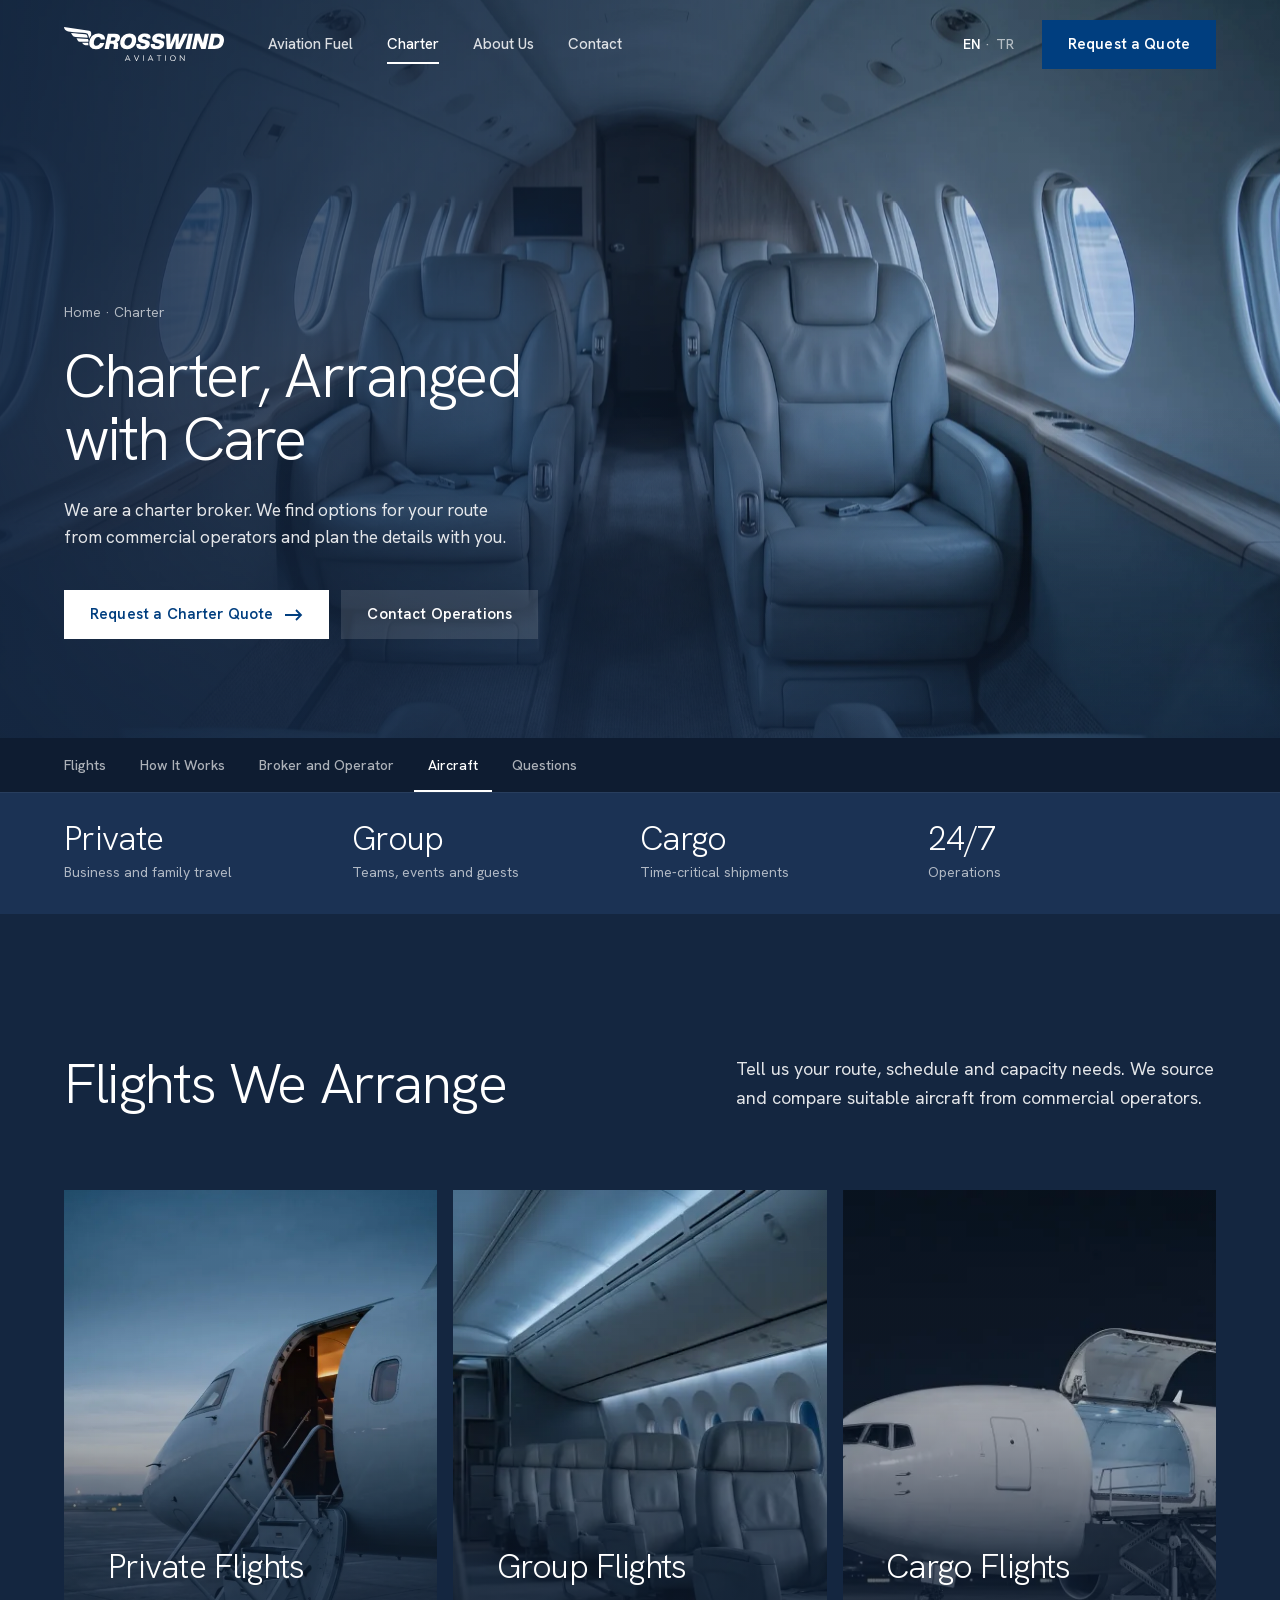
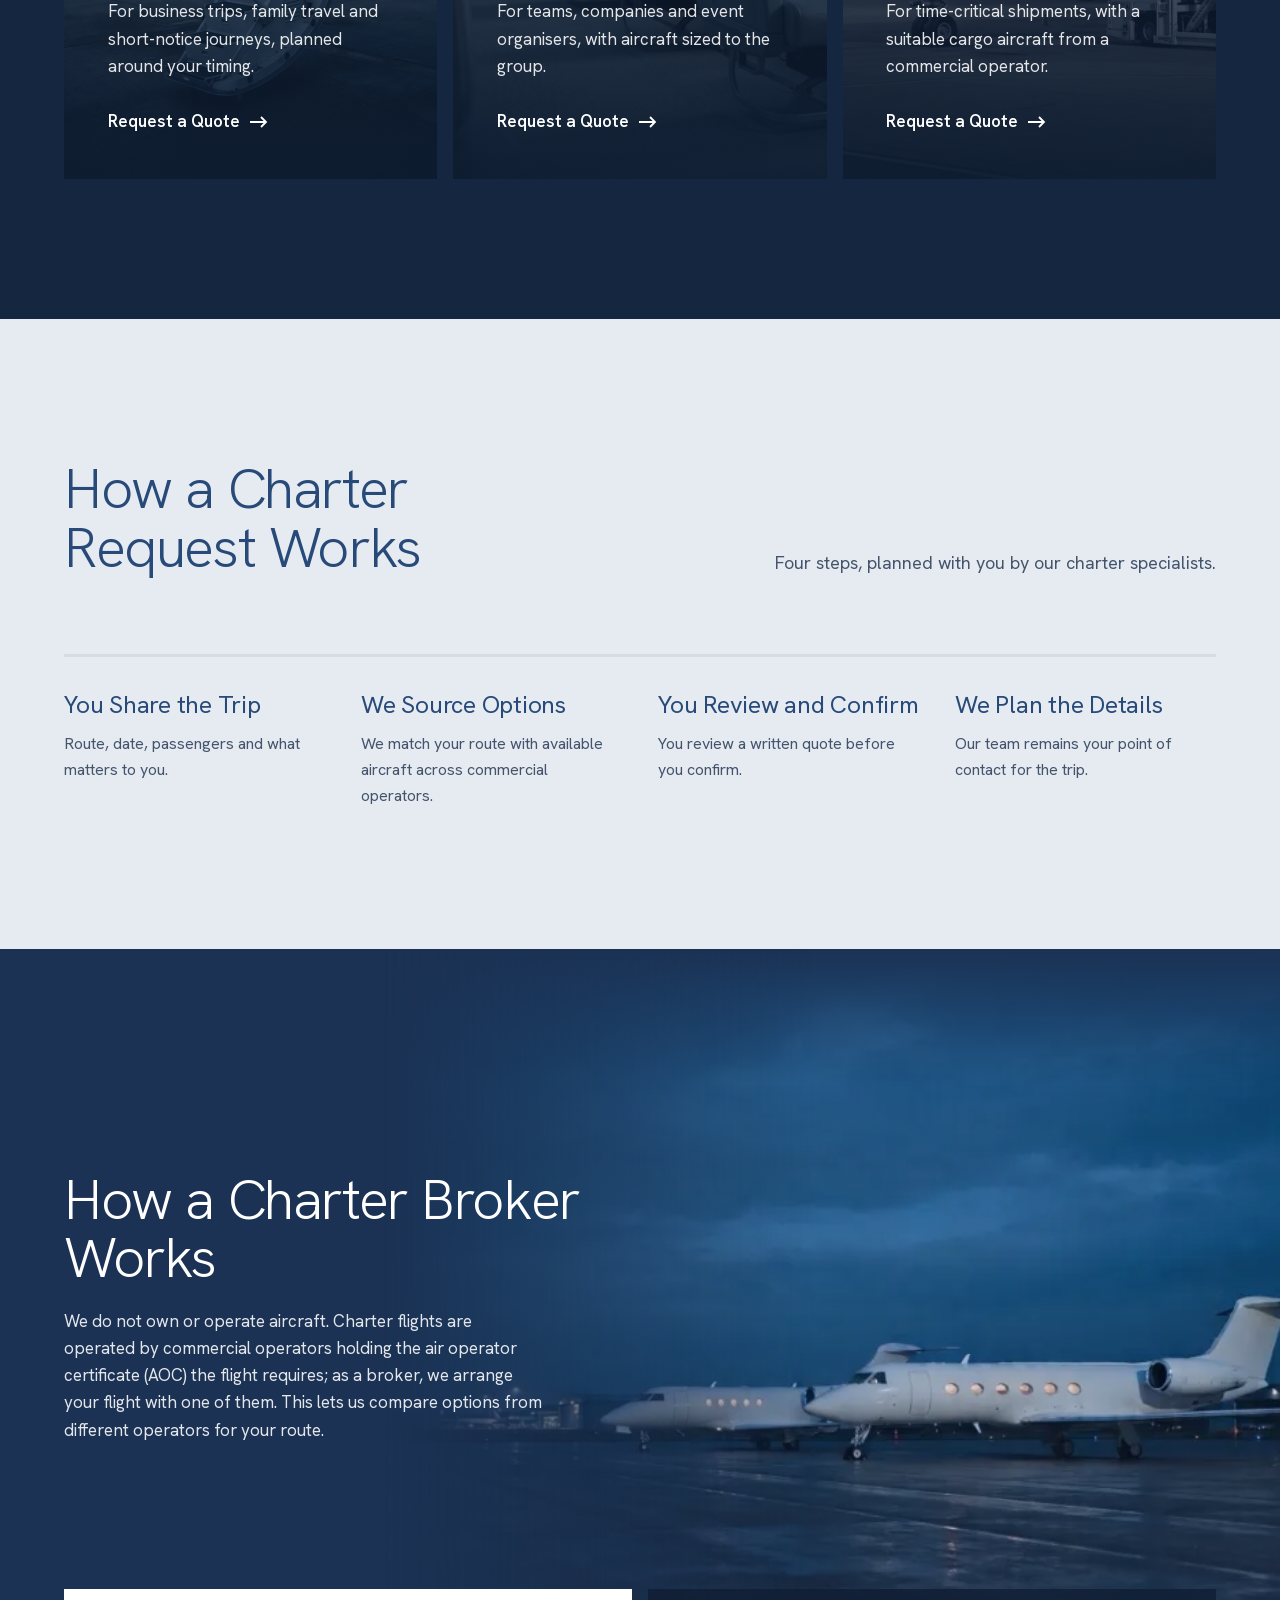
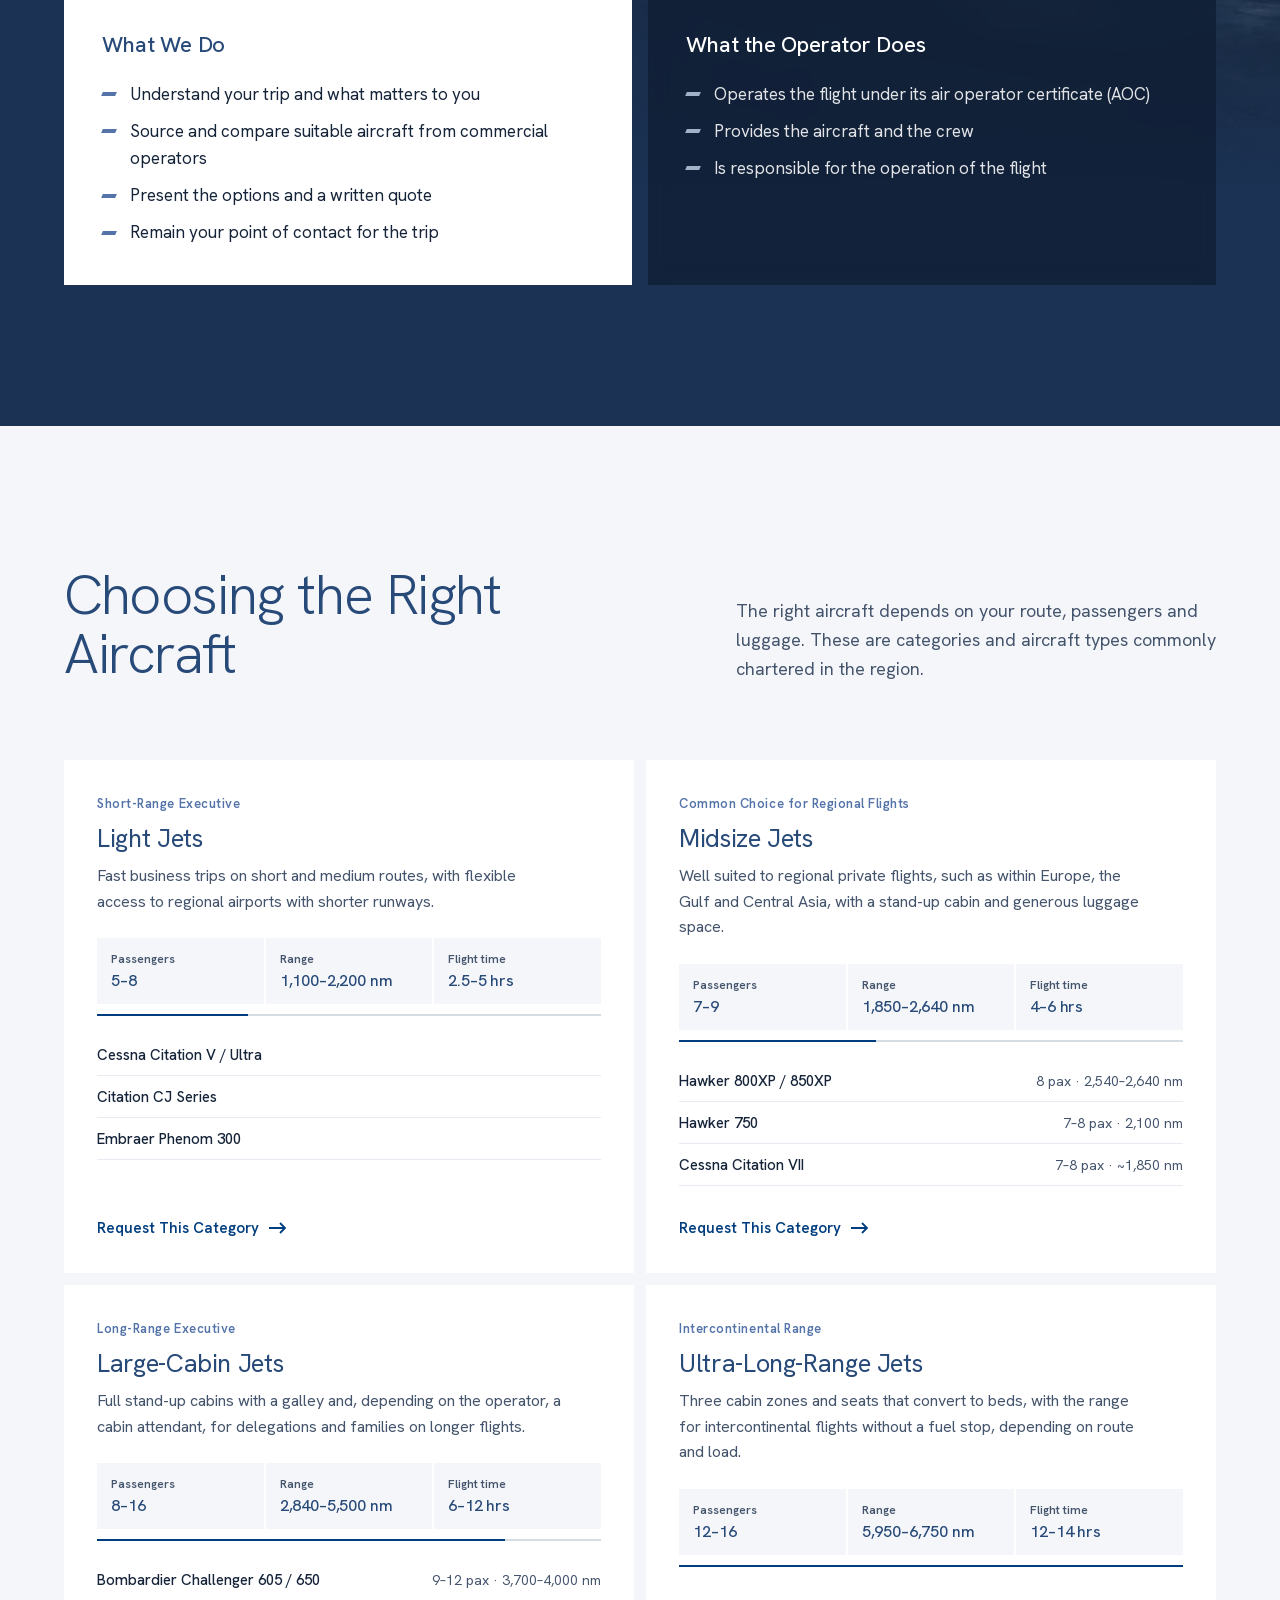
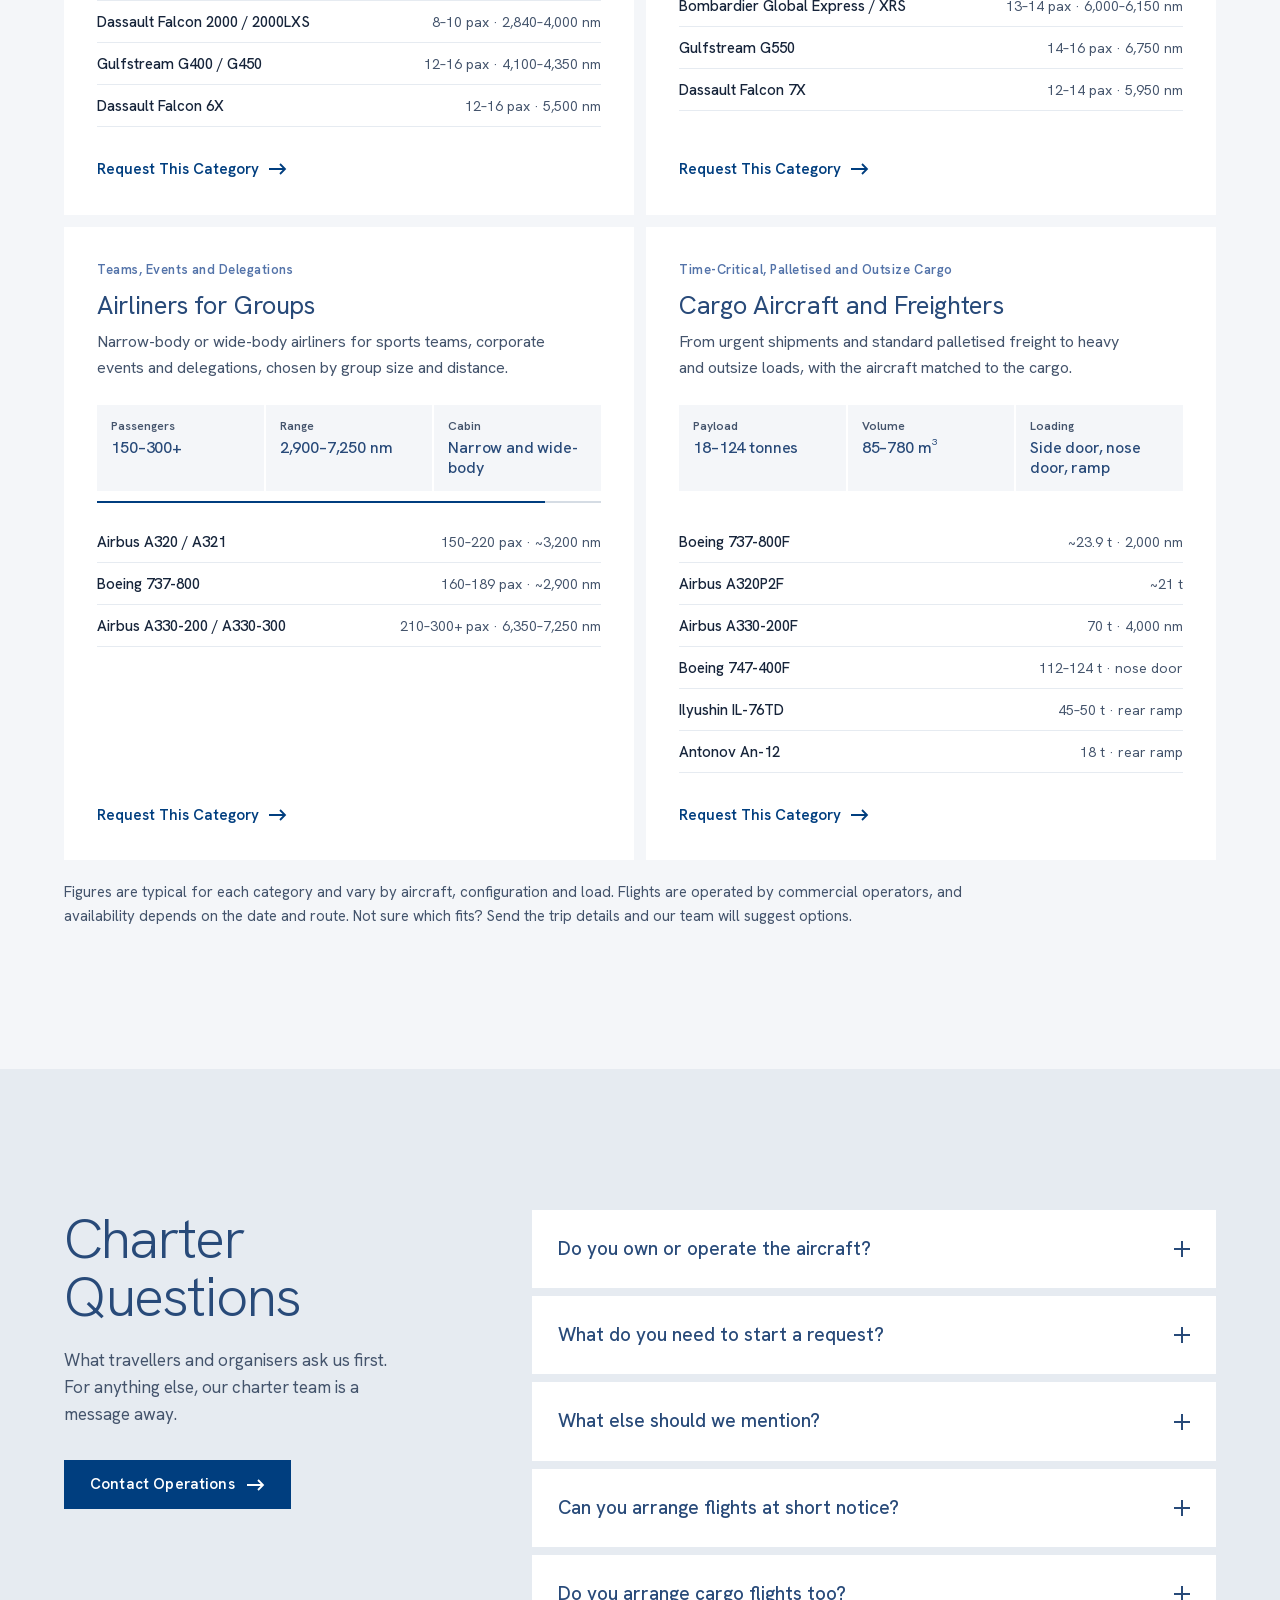
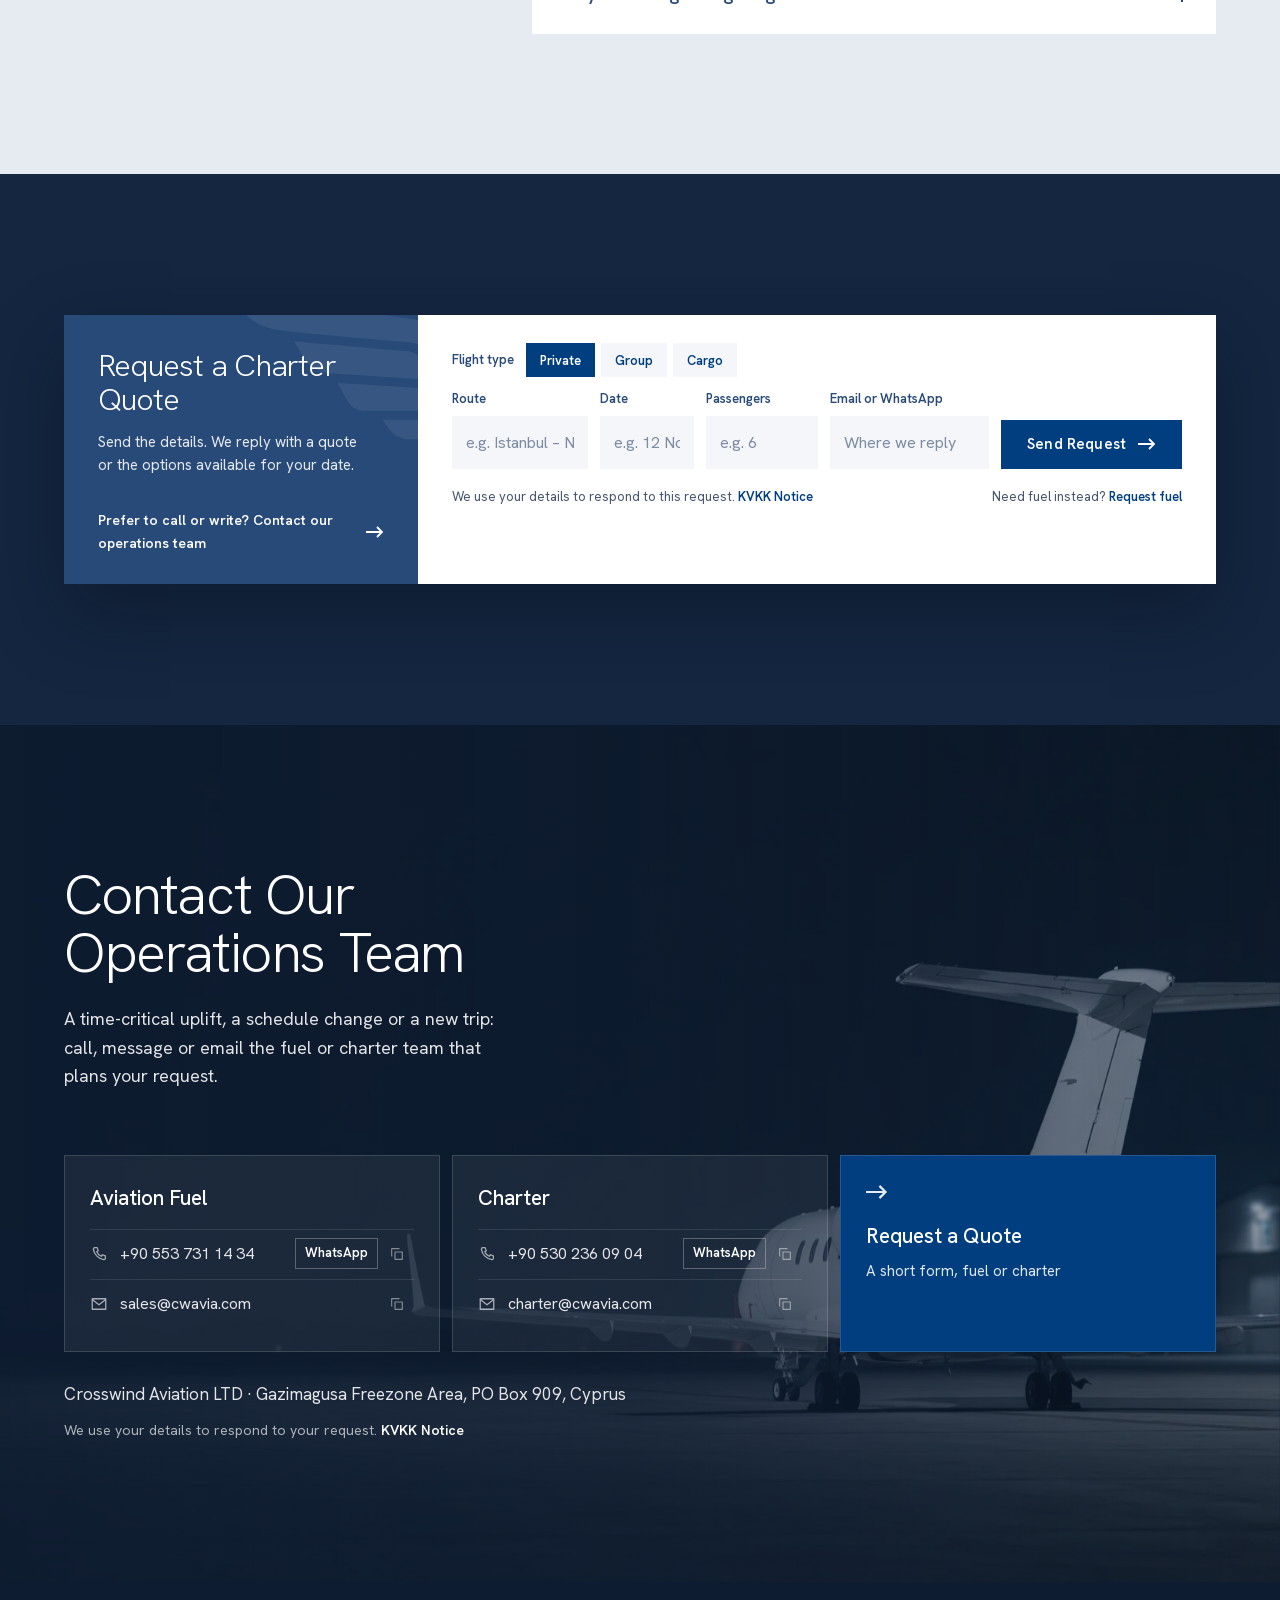
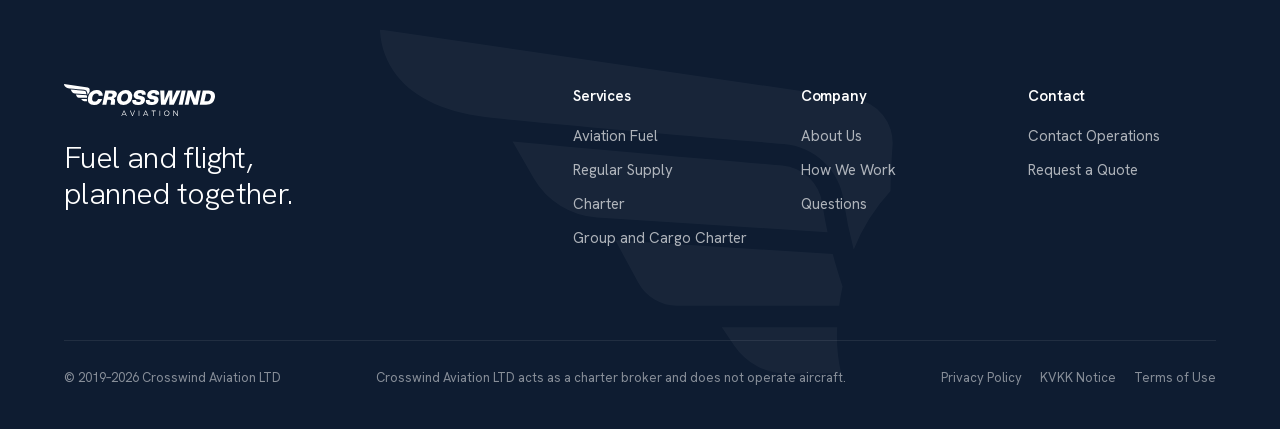
<file: charter.html>
<!doctype html>
<html lang="en" class="js-yok">
<head>
<meta charset="utf-8">
<meta name="robots" content="noindex, nofollow">
<meta name="viewport" content="width=device-width, initial-scale=1, viewport-fit=cover">
<title>Private Jet, Group &amp; Cargo Charter · Crosswind Aviation</title>
<meta name="description" content="Private, group and cargo charter in Türkiye (Turkey) and abroad, arranged as a broker with commercial operators. Send your route and date for options.">
<meta name="theme-color" content="#142640">
<meta property="og:type" content="website">
<meta property="og:site_name" content="Crosswind Aviation">
<meta property="og:title" content="Private Jet, Group &amp; Cargo Charter · Crosswind Aviation">
<meta property="og:description" content="Private, group and cargo charter in Türkiye (Turkey) and abroad, arranged as a broker with commercial operators. Send your route and date for options.">
<link rel="canonical" href="https://cwavia.com/charter.html">
<link rel="alternate" hreflang="en" href="https://cwavia.com/charter.html">
<link rel="alternate" hreflang="tr" href="https://cwavia.com/tr/charter.html">
<link rel="alternate" hreflang="x-default" href="https://cwavia.com/charter.html">
<meta property="og:url" content="https://cwavia.com/charter.html">
<meta property="og:locale" content="en_GB">
<meta property="og:locale:alternate" content="tr_TR">
<meta property="og:image" content="https://cwavia.com/assets/og-image.jpg">
<meta property="og:image:width" content="1200">
<meta property="og:image:height" content="630">
<meta property="og:image:alt" content="Crosswind Aviation · Fuel and flight, planned together.">
<meta name="twitter:card" content="summary_large_image">
<meta name="twitter:title" content="Private Jet, Group &amp; Cargo Charter · Crosswind Aviation">
<meta name="twitter:description" content="Private, group and cargo charter in Türkiye (Turkey) and abroad, arranged as a broker with commercial operators. Send your route and date for options.">
<meta name="twitter:image" content="https://cwavia.com/assets/og-image.jpg">
<link rel="icon" href="assets/favicon.svg" type="image/svg+xml">
<link rel="icon" href="assets/favicon-32.png" type="image/png" sizes="32x32">
<link rel="apple-touch-icon" href="assets/apple-touch-icon.png">
<link rel="preload" href="assets/fonts/hanken-grotesk-latin.woff2" as="font" type="font/woff2" crossorigin>
<link rel="stylesheet" href="assets/site.css">
<link rel="preload" as="image" href="assets/kabin.webp" type="image/webp">
<script type="application/ld+json" data-uretim>{"@context":"https://schema.org","@type":"Organization","name":"Crosswind Aviation","legalName":"Crosswind Aviation LTD","url":"https://cwavia.com/","logo":"https://cwavia.com/assets/apple-touch-icon.png","address":{"@type":"PostalAddress","streetAddress":"Gazimagusa Freezone Area","postOfficeBoxNumber":"PO Box 909","addressCountry":"Cyprus"},"contactPoint":[{"@type":"ContactPoint","contactType":"Aviation fuel","telephone":"+905537311434","email":"sales@cwavia.com","availableLanguage":["en","tr"]},{"@type":"ContactPoint","contactType":"Charter","telephone":"+905302360904","email":"charter@cwavia.com","availableLanguage":["en","tr"]}]}</script>
<script type="application/ld+json" data-uretim>{"@context":"https://schema.org","@type":"FAQPage","mainEntity":[{"@type":"Question","name":"Do you own or operate the aircraft?","acceptedAnswer":{"@type":"Answer","text":"No. We are a charter broker. Charter flights are operated by commercial operators holding the air operator certificate (AOC) the flight requires, and we arrange your flight with one of them."}},{"@type":"Question","name":"What do you need to start a request?","acceptedAnswer":{"@type":"Answer","text":"The route, the date, the number of passengers and where we can reach you. That is all the form asks for."}},{"@type":"Question","name":"What else should we mention?","acceptedAnswer":{"@type":"Answer","text":"Preferred times, luggage (especially large or special items) and any special requests. Our team will ask if anything else matters for your flight."}},{"@type":"Question","name":"Can you arrange flights at short notice?","acceptedAnswer":{"@type":"Answer","text":"Short-notice requests are welcome. What is possible depends on the aircraft and operators available at that time, and we tell you the options."}},{"@type":"Question","name":"Do you arrange cargo flights too?","acceptedAnswer":{"@type":"Answer","text":"Yes. For time-critical, palletised or outsize shipments, we source a suitable freighter from commercial operators and remain your point of contact for the flight."}}]}</script>
</head>
<body data-tur="charter">
<a class="atla" href="#icerik">Skip to content</a>
<svg width="0" height="0" style="position:absolute" aria-hidden="true">
  <symbol id="i-ok" viewBox="0 0 18 12"><path d="M0 6h16M11 1l5 5-5 5" fill="none" stroke="currentColor" stroke-width="1.8"/></symbol>
  <symbol id="i-mesaj" viewBox="0 0 24 24"><path d="M4 4h16v12H10l-6 4z" fill="none" stroke="currentColor" stroke-width="1.7" stroke-linejoin="round"/></symbol>
  <symbol id="i-posta" viewBox="0 0 24 24"><path d="M3 5h18v14H3z M3 6l9 7 9-7" fill="none" stroke="currentColor" stroke-width="1.7" stroke-linejoin="round"/></symbol>
  <symbol id="i-tel" viewBox="0 0 24 24"><path d="M6.5 3.5h3l1.5 4-2 1.5a11 11 0 0 0 6 6l1.5-2 4 1.5v3a2 2 0 0 1-2 2A16.5 16.5 0 0 1 4.5 5.5a2 2 0 0 1 2-2z" fill="none" stroke="currentColor" stroke-width="1.7" stroke-linejoin="round"/></symbol>
  <symbol id="i-kanat" viewBox="0 0 40 27"><g transform="translate(-46.005 -35.133)" fill="currentColor"><path d="M102.82,67.782a3.418,3.418,0,0,0-3.092-2.934c-4.755-.4-13.479-1.15-20.735-1.847l1.615,2.81A6.071,6.071,0,0,0,85.5,68.854l17.717,1.118C103.047,69.167,102.914,68.425,102.82,67.782Z" transform="translate(-22.787 -19.251)"/><path d="M85.429,44.089a3.408,3.408,0,0,0-2.913-3.619L46,35.133a6.217,6.217,0,0,0,1.278,3.522c1.429,1.836,3.947,2.943,7.484,3.29,7.52.737,17.208,1.569,22.313,2a5.071,5.071,0,0,1,4.593,4.344,34.8,34.8,0,0,0,.777,3.766,14.886,14.886,0,0,1,2.827-4.492C85.291,46.435,85.336,45.277,85.429,44.089Z"/><path d="M139.913,109.218h-8.872l.963,1.417a4.894,4.894,0,0,0,4.052,2.145h4.164A12.971,12.971,0,0,1,139.913,109.218Z" transform="translate(-58.742 -51.177)"/><path d="M104.546,87.585l1.771,3.256a3.4,3.4,0,0,0,2.987,1.775h12.457q.1-.727.261-1.49c-.294-.863-.547-1.7-.753-2.485Z" transform="translate(-40.439 -36.233)"/></g></symbol>
</svg>

<header class="bar" id="bar">
  <div class="wrap">
    <a href="index.html" aria-label="Crosswind Aviation, home"><img decoding="async" class="logo" src="assets/crosswind-logo-beyaz.svg" alt="Crosswind Aviation"></a>
    <nav class="ana" id="ana-menu" aria-label="Main">
      <a href="fuel.html">Aviation Fuel</a>
      <a href="charter.html" aria-current="page">Charter</a>
      <a href="about.html">About Us</a>
      <a href="#iletisim">Contact</a>
    </nav>
    <div class="bar-sag">
      <div class="dil" aria-label="Language"><b aria-current="true">EN</b> · <a href="tr/charter.html" hreflang="tr" lang="tr">TR</a></div>
      <a class="btn btn--mavi" href="#teklif">Request a Quote</a>
      <button class="menu-ac" type="button" aria-expanded="false" aria-controls="ana-menu" aria-label="Menu"><i></i><i></i><i></i></button>
    </div>
  </div>
</header>

<main id="icerik" tabindex="-1">
  <section class="sayfa-hero" aria-labelledby="baslik">
    <div class="sayfa-hero__bg" data-paralaks="0.08" style="background-image:url(assets/kabin.jpg);background-image:image-set(url(assets/kabin.webp) type('image/webp'), url(assets/kabin.jpg) type('image/jpeg'))" role="img" aria-label="Empty business jet cabin in soft dawn light"></div>
    <div class="sayfa-hero__scrim"></div>
    <div class="wrap">
      <div class="giris-anim">
        <p class="yol"><a href="index.html">Home</a> · Charter</p>
        <h1 id="baslik">Charter, Arranged with Care</h1>
        <p class="giris">We are a charter broker. We find options for your route from commercial operators and plan the details with you.</p>
        <div class="kapilar">
          <a class="btn btn--beyaz" href="#teklif">Request a Charter Quote <svg class="ok"><use href="#i-ok"/></svg></a>
          <a class="btn btn--cam" href="#iletisim">Contact Operations</a>
        </div>
      </div>
    </div>
  </section>

  <nav class="sayfa-menu" aria-label="On this page">
    <div class="wrap">
      <a href="#ucuslar">Flights</a>
      <a href="#isleyis">How It Works</a>
      <a href="#broker">Broker and Operator</a>
      <a href="#ucaklar">Aircraft</a>
      <a href="#sorular">Questions</a>
    </div>
  </nav>

  <section class="serit mobil-gizle" aria-label="Charter service at a glance">
    <div class="wrap">
      <div><b>Private</b><span>Business and family travel</span></div>
      <div><b>Group</b><span>Teams, events and guests</span></div>
      <div><b>Cargo</b><span>Time-critical shipments</span></div>
      <div><b class="tabular">24/7</b><span>Operations</span></div>
    </div>
  </section>

  <section class="bolum z-koyu" id="ucuslar" aria-labelledby="ucuslar-baslik">
    <div class="wrap">
      <div class="bas">
        <h2 id="ucuslar-baslik" class="yukari">Flights We Arrange</h2>
        <p class="yukari">Tell us your route, schedule and capacity needs. We source and compare suitable aircraft from commercial operators.</p>
      </div>
      <div class="paneller paneller--uc">
        <a class="panel" href="#teklif">
          <picture><source type="image/webp" srcset="assets/charter-sm.webp 821w, assets/charter.webp 1200w" sizes="(max-width: 760px) 86vw, 50vw"><img decoding="async" src="assets/charter.jpg" srcset="assets/charter-sm.jpg 821w, assets/charter.jpg 1200w" sizes="(max-width: 760px) 86vw, 50vw" alt="Open door and airstair of a business jet at dawn" loading="lazy"></picture>
          <div class="panel__ic">
            <h3>Private Flights</h3>
            <p>For business trips, family travel and short-notice journeys, planned around your timing.</p>
            <span class="link">Request a Quote <svg class="ok"><use href="#i-ok"/></svg></span>
          </div>
        </a>
        <a class="panel" href="#teklif">
          <picture><source type="image/webp" srcset="assets/charter-grup-sm.webp 1100w, assets/charter-grup.webp 2200w" sizes="(max-width: 760px) 86vw, 50vw"><img decoding="async" src="assets/charter-grup.jpg" srcset="assets/charter-grup-sm.jpg 1100w, assets/charter-grup.jpg 2200w" sizes="(max-width: 760px) 86vw, 50vw" alt="Wide cabin with rows of leather seats under soft blue cabin lighting" loading="lazy" style="object-position:60% 50%"></picture>
          <div class="panel__ic">
            <h3>Group Flights</h3>
            <p>For teams, companies and event organisers, with aircraft sized to the group.</p>
            <span class="link">Request a Quote <svg class="ok"><use href="#i-ok"/></svg></span>
          </div>
        </a>
        <a class="panel" href="#teklif">
          <picture><source type="image/webp" srcset="assets/charter-kargo-sm.webp 1100w, assets/charter-kargo.webp 2200w" sizes="(max-width: 760px) 86vw, 50vw"><img decoding="async" src="assets/charter-kargo.jpg" srcset="assets/charter-kargo-sm.jpg 1100w, assets/charter-kargo.jpg 2200w" sizes="(max-width: 760px) 86vw, 50vw" alt="Cargo aircraft with its cargo door open under apron floodlights at night" loading="lazy" style="object-position:20% 50%"></picture>
          <div class="panel__ic">
            <h3>Cargo Flights</h3>
            <p>For time-critical shipments, with a suitable cargo aircraft from a commercial operator.</p>
            <span class="link">Request a Quote <svg class="ok"><use href="#i-ok"/></svg></span>
          </div>
        </a>
      </div>
    </div>
  </section>

  <section class="bolum z-acik" id="isleyis" aria-labelledby="akis-baslik">
    <div class="wrap">
      <div class="bas">
        <h2 id="akis-baslik" class="yukari">How a Charter Request Works</h2>
        <p class="yukari">Four steps, planned with you by our charter specialists.</p>
      </div>
      <div class="akis" id="akis">
        <div class="akis__cizgi" aria-hidden="true"><i id="akis-dolgu"></i></div>
        <div class="adim yukari"><h3>You Share the Trip</h3><p>Route, date, passengers and what matters to you.</p></div>
        <div class="adim yukari"><h3>We Source Options</h3><p>We match your route with available aircraft across commercial operators.</p></div>
        <div class="adim yukari"><h3>You Review and Confirm</h3><p>You review a written quote before you confirm.</p></div>
        <div class="adim yukari"><h3>We Plan the Details</h3><p>Our team remains your point of contact for the trip.</p></div>
      </div>
    </div>
  </section>

  <section class="bolum z-koyu2 bolum--gorsel bolum--gorsel-sag" id="broker" aria-labelledby="broker-baslik">
    <div class="bolum-gorsel mobil-gizle"><picture><source type="image/webp" srcset="assets/iki-jet-sm.webp 1100w, assets/iki-jet.webp 2400w" sizes="70vw"><img decoding="async" src="assets/iki-jet.jpg" srcset="assets/iki-jet-sm.jpg 1100w, assets/iki-jet.jpg 2400w" sizes="70vw" alt="Two business jets parked side by side on an apron at blue hour" loading="lazy"></picture></div>
    <div class="wrap">
      <div class="metin-sol">
          <h2 id="broker-baslik" class="yukari">How a Charter Broker Works</h2>
          <p class="yukari">We do not own or operate aircraft. Charter flights are operated by commercial operators holding the air operator certificate (AOC) the flight requires; as a broker, we arrange your flight with one of them. This lets us compare options from different operators for your route.</p>
      </div>
      <div class="roller">
        <div class="yukari">
          <h3>What We Do</h3>
          <ul>
            <li>Understand your trip and what matters to you</li>
            <li>Source and compare suitable aircraft from commercial operators</li>
            <li>Present the options and a written quote</li>
            <li>Remain your point of contact for the trip</li>
          </ul>
        </div>
        <div class="yukari">
          <h3>What the Operator Does</h3>
          <ul>
            <li>Operates the flight under its air operator certificate (AOC)</li>
            <li>Provides the aircraft and the crew</li>
            <li>Is responsible for the operation of the flight</li>
          </ul>
        </div>
      </div>
    </div>
  </section>

  <section class="bolum z-beyaz" id="ucaklar" aria-labelledby="sinif-baslik">
    <div class="wrap">
      <div class="bas">
        <h2 id="sinif-baslik" class="yukari">Choosing the Right Aircraft</h2>
        <p class="yukari">The right aircraft depends on your route, passengers and luggage. These are categories and aircraft types commonly chartered in the region.</p>
      </div>
      <div class="siniflar">
        <div class="yukari"><p class="sinif-ust">Short-Range Executive</p><h3>Light Jets</h3><p>Fast business trips on short and medium routes, with flexible access to regional airports with shorter runways.</p><dl><div><dt>Passengers</dt><dd class="tabular">5–8</dd></div><div><dt>Range</dt><dd class="tabular">1,100–2,200 nm</dd></div><div><dt>Flight time</dt><dd class="tabular">2.5–5 hrs</dd></div></dl><div class="menzil" aria-hidden="true"><i style="--m:30%"></i></div><ul class="modeller"><li><b>Cessna Citation V / Ultra</b></li><li><b>Citation CJ Series</b></li><li><b>Embraer Phenom 300</b></li></ul><a class="link sinif-sec" href="#teklif" data-sheet="charter" data-sinif="Light Jets" data-tip="Private" aria-label="Request a quote: Light Jets">Request This Category <svg class="ok"><use href="#i-ok"/></svg></a></div>
        <div class="yukari"><p class="sinif-ust">Common Choice for Regional Flights</p><h3>Midsize Jets</h3><p>Well suited to regional private flights, such as within Europe, the Gulf and Central Asia, with a stand-up cabin and generous luggage space.</p><dl><div><dt>Passengers</dt><dd class="tabular">7–9</dd></div><div><dt>Range</dt><dd class="tabular">1,850–2,640 nm</dd></div><div><dt>Flight time</dt><dd class="tabular">4–6 hrs</dd></div></dl><div class="menzil" aria-hidden="true"><i style="--m:39%"></i></div><ul class="modeller"><li><b>Hawker 800XP / 850XP</b><span class="tabular">8 pax · 2,540–2,640 nm</span></li><li><b>Hawker 750</b><span class="tabular">7–8 pax · 2,100 nm</span></li><li><b>Cessna Citation VII</b><span class="tabular">7–8 pax · ~1,850 nm</span></li></ul><a class="link sinif-sec" href="#teklif" data-sheet="charter" data-sinif="Midsize Jets" data-tip="Private" aria-label="Request a quote: Midsize Jets">Request This Category <svg class="ok"><use href="#i-ok"/></svg></a></div>
        <div class="yukari"><p class="sinif-ust">Long-Range Executive</p><h3>Large-Cabin Jets</h3><p>Full stand-up cabins with a galley and, depending on the operator, a cabin attendant, for delegations and families on longer flights.</p><dl><div><dt>Passengers</dt><dd class="tabular">8–16</dd></div><div><dt>Range</dt><dd class="tabular">2,840–5,500 nm</dd></div><div><dt>Flight time</dt><dd class="tabular">6–12 hrs</dd></div></dl><div class="menzil" aria-hidden="true"><i style="--m:81%"></i></div><ul class="modeller"><li><b>Bombardier Challenger 605 / 650</b><span class="tabular">9–12 pax · 3,700–4,000 nm</span></li><li><b>Dassault Falcon 2000 / 2000LXS</b><span class="tabular">8–10 pax · 2,840–4,000 nm</span></li><li><b>Gulfstream G400 / G450</b><span class="tabular">12–16 pax · 4,100–4,350 nm</span></li><li><b>Dassault Falcon 6X</b><span class="tabular">12–16 pax · 5,500 nm</span></li></ul><a class="link sinif-sec" href="#teklif" data-sheet="charter" data-sinif="Large-Cabin Jets" data-tip="Private" aria-label="Request a quote: Large-Cabin Jets">Request This Category <svg class="ok"><use href="#i-ok"/></svg></a></div>
        <div class="yukari"><p class="sinif-ust">Intercontinental Range</p><h3>Ultra-Long-Range Jets</h3><p>Three cabin zones and seats that convert to beds, with the range for intercontinental flights without a fuel stop, depending on route and load.</p><dl><div><dt>Passengers</dt><dd class="tabular">12–16</dd></div><div><dt>Range</dt><dd class="tabular">5,950–6,750 nm</dd></div><div><dt>Flight time</dt><dd class="tabular">12–14 hrs</dd></div></dl><div class="menzil" aria-hidden="true"><i style="--m:100%"></i></div><ul class="modeller"><li><b>Bombardier Global Express / XRS</b><span class="tabular">13–14 pax · 6,000–6,150 nm</span></li><li><b>Gulfstream G550</b><span class="tabular">14–16 pax · 6,750 nm</span></li><li><b>Dassault Falcon 7X</b><span class="tabular">12–14 pax · 5,950 nm</span></li></ul><a class="link sinif-sec" href="#teklif" data-sheet="charter" data-sinif="Ultra-Long-Range Jets" data-tip="Private" aria-label="Request a quote: Ultra-Long-Range Jets">Request This Category <svg class="ok"><use href="#i-ok"/></svg></a></div>
        <div class="yukari"><p class="sinif-ust">Teams, Events and Delegations</p><h3>Airliners for Groups</h3><p>Narrow-body or wide-body airliners for sports teams, corporate events and delegations, chosen by group size and distance.</p><dl><div><dt>Passengers</dt><dd class="tabular">150–300+</dd></div><div><dt>Range</dt><dd class="tabular">2,900–7,250 nm</dd></div><div><dt>Cabin</dt><dd class="tabular">Narrow and wide-body</dd></div></dl><div class="menzil" aria-hidden="true"><i style="--m:89%"></i></div><ul class="modeller"><li><b>Airbus A320 / A321</b><span class="tabular">150–220 pax · ~3,200 nm</span></li><li><b>Boeing 737-800</b><span class="tabular">160–189 pax · ~2,900 nm</span></li><li><b>Airbus A330-200 / A330-300</b><span class="tabular">210–300+ pax · 6,350–7,250 nm</span></li></ul><a class="link sinif-sec" href="#teklif" data-sheet="charter" data-sinif="Airliners for Groups" data-tip="Group" aria-label="Request a quote: Airliners for Groups">Request This Category <svg class="ok"><use href="#i-ok"/></svg></a></div>
        <div class="yukari"><p class="sinif-ust">Time-Critical, Palletised and Outsize Cargo</p><h3>Cargo Aircraft and Freighters</h3><p>From urgent shipments and standard palletised freight to heavy and outsize loads, with the aircraft matched to the cargo.</p><dl><div><dt>Payload</dt><dd class="tabular">18–124 tonnes</dd></div><div><dt>Volume</dt><dd class="tabular">85–780 m³</dd></div><div><dt>Loading</dt><dd class="tabular">Side door, nose door, ramp</dd></div></dl><div class="menzil menzil--bos" aria-hidden="true"></div><ul class="modeller"><li><b>Boeing 737-800F</b><span class="tabular">~23.9 t · 2,000 nm</span></li><li><b>Airbus A320P2F</b><span class="tabular">~21 t</span></li><li><b>Airbus A330-200F</b><span class="tabular">70 t · 4,000 nm</span></li><li><b>Boeing 747-400F</b><span class="tabular">112–124 t · nose door</span></li><li><b>Ilyushin IL-76TD</b><span class="tabular">45–50 t · rear ramp</span></li><li><b>Antonov An-12</b><span class="tabular">18 t · rear ramp</span></li></ul><a class="link sinif-sec" href="#teklif" data-sheet="charter" data-sinif="Cargo Aircraft and Freighters" data-tip="Cargo" aria-label="Request a quote: Cargo Aircraft and Freighters">Request This Category <svg class="ok"><use href="#i-ok"/></svg></a></div>
      </div>
      <p class="sinif-not yukari">Figures are typical for each category and vary by aircraft, configuration and load. Flights are operated by commercial operators, and availability depends on the date and route. Not sure which fits? Send the trip details and our team will suggest options.</p>
    </div>
  </section>

  <section class="bolum z-acik" id="sorular" aria-labelledby="sss-baslik">
    <div class="wrap sss">
      <div class="sss__sol">
        <h2 id="sss-baslik" class="yukari">Charter Questions</h2>
        <p class="yukari">What travellers and organisers ask us first. For anything else, our charter team is a message away.</p>
        <a class="btn btn--mavi yukari" href="#iletisim">Contact Operations <svg class="ok"><use href="#i-ok"/></svg></a>
      </div>
      <div class="sorular">
        <details class="yukari"><summary>Do you own or operate the aircraft?<i></i></summary><p class="cevap">No. We are a charter broker. Charter flights are operated by commercial operators holding the air operator certificate (AOC) the flight requires, and we arrange your flight with one of them.</p></details>
        <details class="yukari"><summary>What do you need to start a request?<i></i></summary><p class="cevap">The route, the date, the number of passengers and where we can reach you. That is all the form asks for.</p></details>
        <details class="yukari"><summary>What else should we mention?<i></i></summary><p class="cevap">Preferred times, luggage (especially large or special items) and any special requests. Our team will ask if anything else matters for your flight.</p></details>
        <details class="yukari"><summary>Can you arrange flights at short notice?<i></i></summary><p class="cevap">Short-notice requests are welcome. What is possible depends on the aircraft and operators available at that time, and we tell you the options.</p></details>
        <details class="yukari"><summary>Do you arrange cargo flights too?<i></i></summary><p class="cevap">Yes. For time-critical, palletised or outsize shipments, we source a suitable freighter from commercial operators and remain your point of contact for the flight.</p></details>
      </div>
    </div>
  </section>

  <section class="bolum z-koyu mobil-panel" id="teklif" aria-labelledby="teklif-baslik">
    <div class="wrap">
      <div class="kart">
        <div class="kart__sol">
          <svg class="kanat-izi" aria-hidden="true"><use href="#i-kanat"/></svg>
          <h2 id="teklif-baslik">Request a Charter Quote</h2>
          <p>Send the details. We reply with a quote or the options available for your date.</p>
          <a class="kart__iletisim" href="#iletisim">Prefer to call or write? Contact our operations team <svg class="ok" aria-hidden="true"><use href="#i-ok"/></svg></a>
        </div>
        <div class="kart__sag">
          <form class="hizli" id="form-charter" onsubmit="return false" aria-label="Charter quote request">
            <div class="alan"><label for="rota">Route</label><input id="rota" name="route" placeholder="e.g. Istanbul – Nice" required></div>
            <div class="alan"><label for="tarih-c">Date</label><input id="tarih-c" name="date" placeholder="e.g. 12 Nov" required></div>
            <div class="alan"><label for="yolcu">Passengers</label><input id="yolcu" name="passengers" placeholder="e.g. 6" inputmode="numeric" required></div>
            <div class="alan"><label for="iletisim-c">Email or WhatsApp</label><input id="iletisim-c" name="contact" placeholder="Where we reply" autocomplete="email" required></div>
            <button class="btn btn--mavi" type="submit">Send Request <svg class="ok"><use href="#i-ok"/></svg></button>
          </form>
          <div class="kart__alt">
            <span>We use your details to respond to this request. <a href="legal.html#kvkk" data-yasal="kvkk">KVKK Notice</a></span>
            <span>Need fuel instead? <a href="fuel.html#teklif" data-sheet="yakit">Request fuel</a></span>
          </div>
        </div>
      </div>
    </div>
  </section>

  <section class="iletisim-bolum" id="iletisim" aria-labelledby="iletisim-baslik">
    <div class="iletisim-bolum__bg" data-paralaks="0.1" role="img" aria-label="Business jet parked on a quiet apron at night"></div>
    <div class="iletisim-bolum__scrim"></div>
    <div class="wrap">
      <h2 id="iletisim-baslik" class="yukari">Contact Our Operations Team</h2>
      <p class="metin yukari">A time-critical uplift, a schedule change or a new trip: call, message or email the fuel or charter team that plans your request.</p>
      <div class="kanallar">
        <div class="kanal kanal--ekip yukari">
          <b>Aviation Fuel</b>
          <div class="kanal__satir"><a href="tel:+905537311434"><svg aria-hidden="true"><use href="#i-tel"/></svg><span class="tabular">+90 553 731 14 34</span></a><span class="kanal__araclar"><a class="kanal__wa" href="https://wa.me/905537311434" target="_blank" rel="noopener" aria-label="WhatsApp: +90 553 731 14 34">WhatsApp</a><button type="button" class="kopyala" data-kopyala="+90 553 731 14 34" aria-label="Copy +90 553 731 14 34"><svg viewBox="0 0 24 24" aria-hidden="true"><path d="M9 9h11v11H9z M5 15H4V4h11v1" fill="none" stroke="currentColor" stroke-width="1.7" stroke-linejoin="round"/></svg></button></span></div>
          <div class="kanal__satir"><a href="mailto:sales@cwavia.com"><svg aria-hidden="true"><use href="#i-posta"/></svg><span>sales@cwavia.com</span></a><button type="button" class="kopyala" data-kopyala="sales@cwavia.com" aria-label="Copy sales@cwavia.com"><svg viewBox="0 0 24 24" aria-hidden="true"><path d="M9 9h11v11H9z M5 15H4V4h11v1" fill="none" stroke="currentColor" stroke-width="1.7" stroke-linejoin="round"/></svg></button></div>
        </div>
        <div class="kanal kanal--ekip yukari">
          <b>Charter</b>
          <div class="kanal__satir"><a href="tel:+905302360904"><svg aria-hidden="true"><use href="#i-tel"/></svg><span class="tabular">+90 530 236 09 04</span></a><span class="kanal__araclar"><a class="kanal__wa" href="https://wa.me/905302360904" target="_blank" rel="noopener" aria-label="WhatsApp: +90 530 236 09 04">WhatsApp</a><button type="button" class="kopyala" data-kopyala="+90 530 236 09 04" aria-label="Copy +90 530 236 09 04"><svg viewBox="0 0 24 24" aria-hidden="true"><path d="M9 9h11v11H9z M5 15H4V4h11v1" fill="none" stroke="currentColor" stroke-width="1.7" stroke-linejoin="round"/></svg></button></span></div>
          <div class="kanal__satir"><a href="mailto:charter@cwavia.com"><svg aria-hidden="true"><use href="#i-posta"/></svg><span>charter@cwavia.com</span></a><button type="button" class="kopyala" data-kopyala="charter@cwavia.com" aria-label="Copy charter@cwavia.com"><svg viewBox="0 0 24 24" aria-hidden="true"><path d="M9 9h11v11H9z M5 15H4V4h11v1" fill="none" stroke="currentColor" stroke-width="1.7" stroke-linejoin="round"/></svg></button></div>
        </div>
        <a class="kanal kanal--teklif yukari" href="#teklif" data-sheet="charter"><svg class="ok" aria-hidden="true"><use href="#i-ok"/></svg><b>Request a Quote</b><span>A short form, fuel or charter</span></a>
      </div>
      <address class="adres yukari">Crosswind Aviation LTD · Gazimagusa Freezone Area, PO Box 909, Cyprus</address>
      <p class="kanal-not yukari">We use your details to respond to your request. <a href="legal.html#kvkk" data-yasal="kvkk">KVKK Notice</a></p>

    </div>
  </section>
</main>

<footer>
  <svg class="kanat-filigran" aria-hidden="true" style="color:#fff"><use href="#i-kanat"/></svg>
  <div class="wrap">
    <div class="ust">
      <div>
        <img decoding="async" src="assets/crosswind-logo-beyaz.svg" alt="Crosswind Aviation" style="height:32px;width:auto">
        <p class="slogan">Fuel and flight, planned together.</p>
      </div>
      <div>
        <h3>Services</h3>
        <ul><li><a href="fuel.html">Aviation Fuel</a></li><li><a href="fuel.html#duzenli">Regular Supply</a></li><li><a href="charter.html">Charter</a></li><li><a href="charter.html#ucuslar">Group and Cargo Charter</a></li></ul>
      </div>
      <div>
        <h3>Company</h3>
        <ul><li><a href="about.html">About Us</a></li><li><a href="about.html#nasil">How We Work</a></li><li><a href="index.html#sss">Questions</a></li></ul>
      </div>
      <div>
        <h3>Contact</h3>
        <ul><li><a href="#iletisim">Contact Operations</a></li><li><a href="#teklif" data-sheet="charter">Request a Quote</a></li></ul>
      </div>
    </div>
    <div class="alt">
      <span>© 2019–2026 Crosswind Aviation LTD</span>
      <span>Crosswind Aviation LTD acts as a charter broker and does not operate aircraft.</span>
      <nav class="yasal" aria-label="Legal"><a href="legal.html#gizlilik" data-yasal="gizlilik">Privacy Policy</a><a href="legal.html#kvkk" data-yasal="kvkk">KVKK Notice</a><a href="legal.html#kosullar" data-yasal="kosullar">Terms of Use</a><button type="button" data-cerez-ac>Cookie Preferences</button></nav>
    </div>
  </div>
</footer>

<nav class="mobil-bar" aria-label="Quick contact">
  <a href="#iletisim"><svg aria-hidden="true"><use href="#i-mesaj"/></svg>Contact</a>
  <a class="ana" href="#teklif" data-sheet="charter">Request a Quote</a>
</nav>

<script src="assets/yasal.js" defer></script>
<script src="assets/site.js"></script>
</body>
</html>
</file>
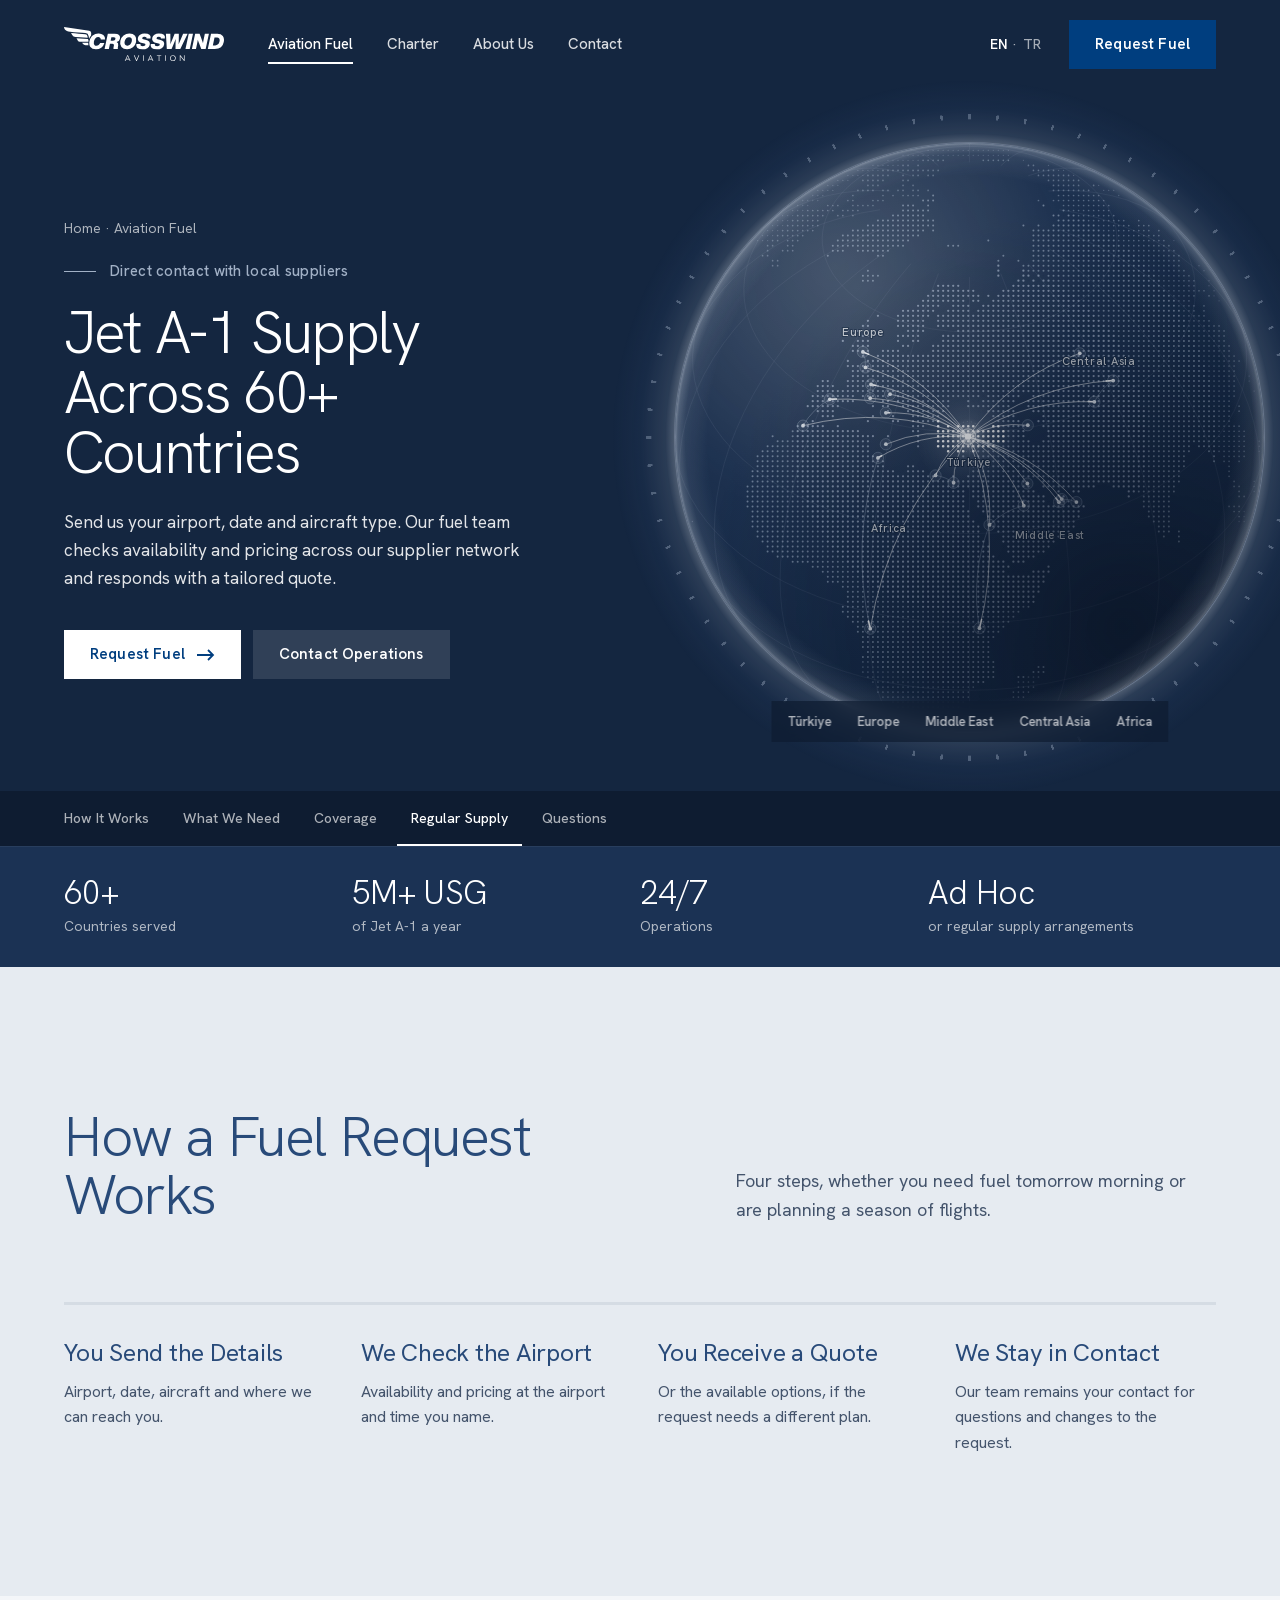
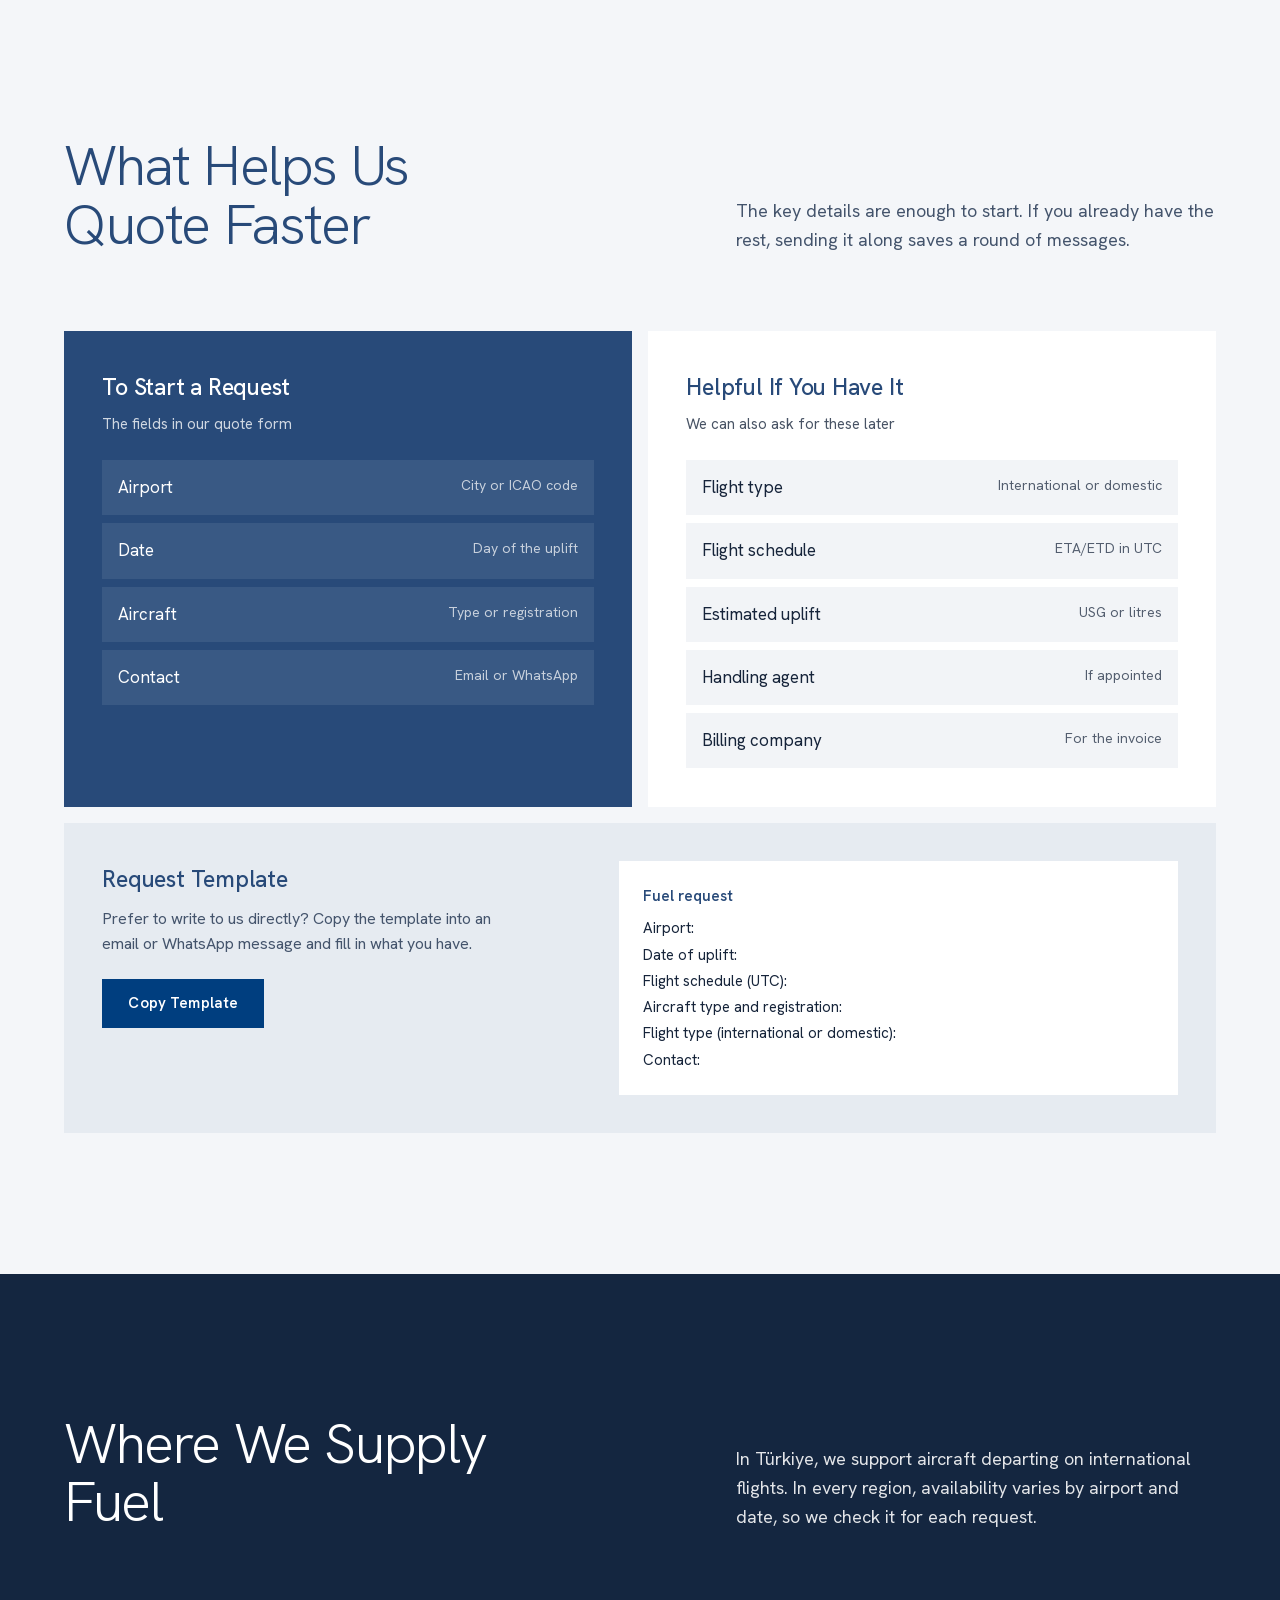
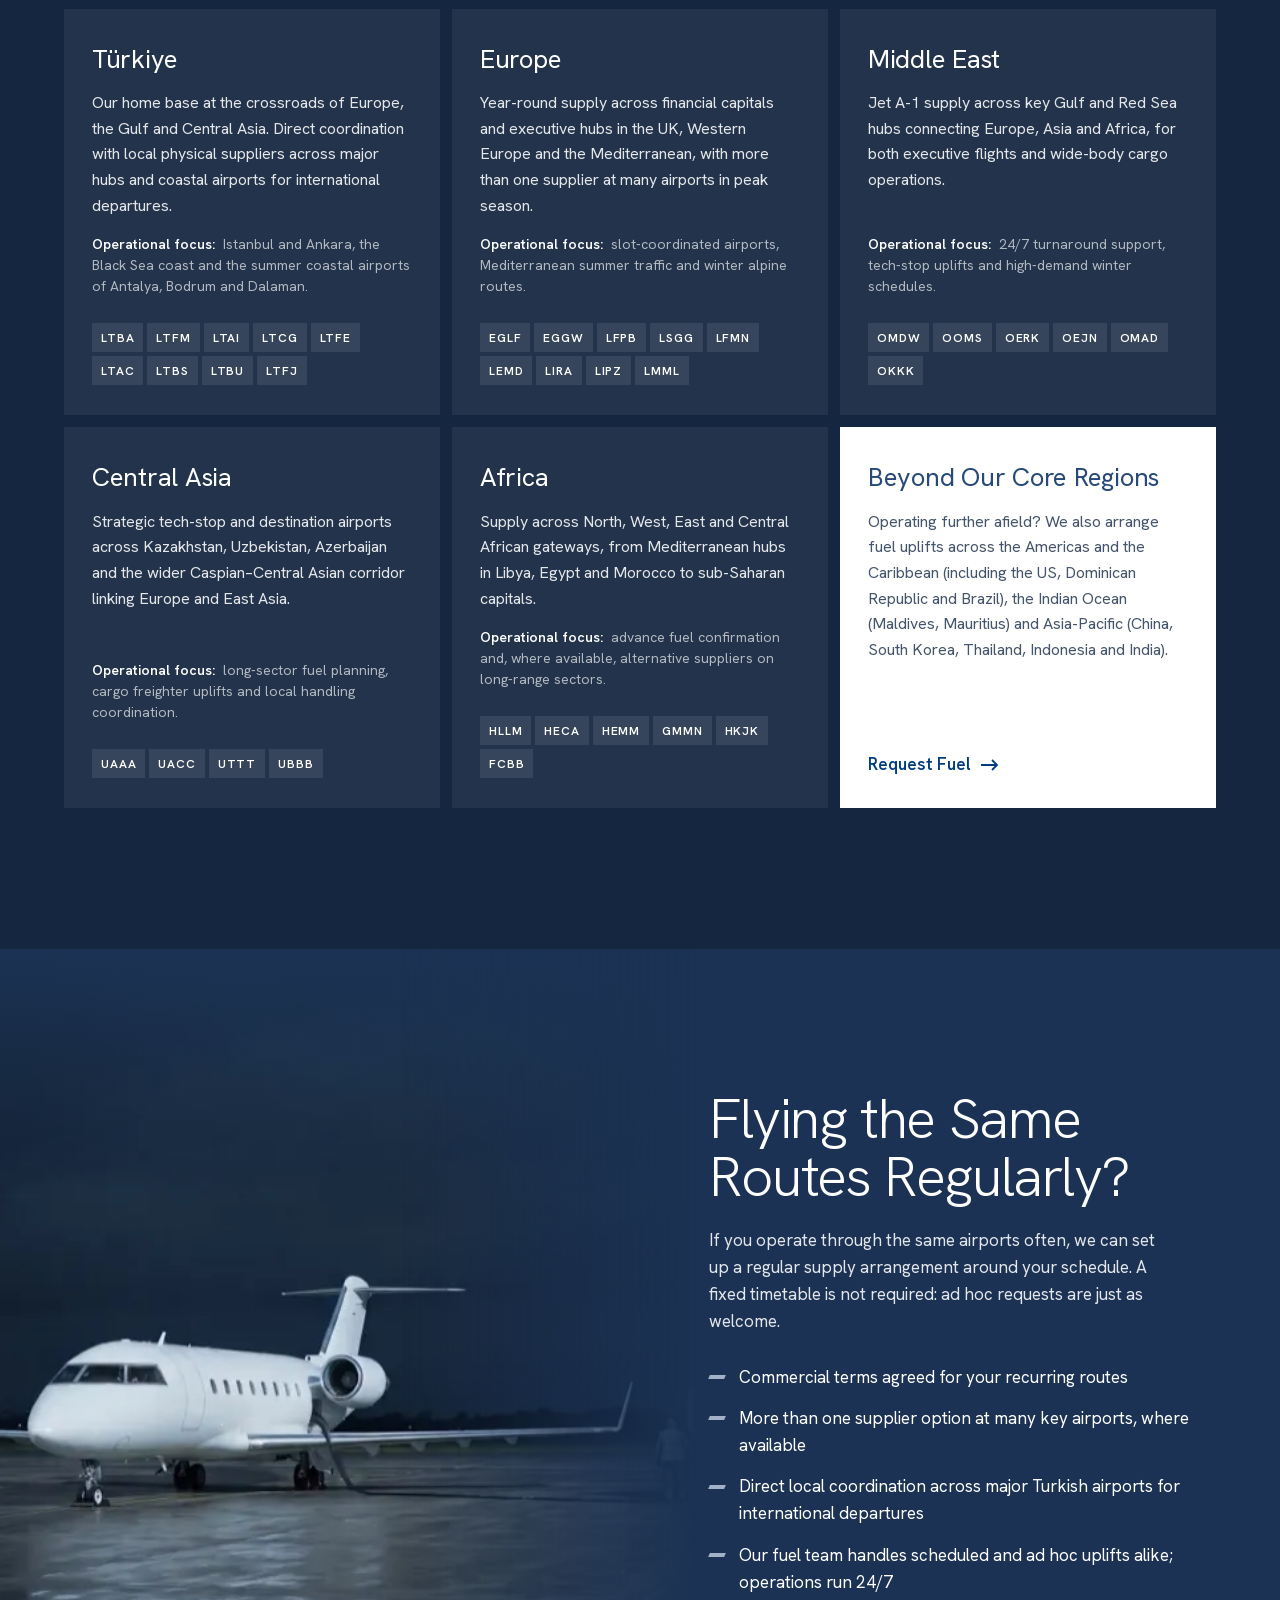
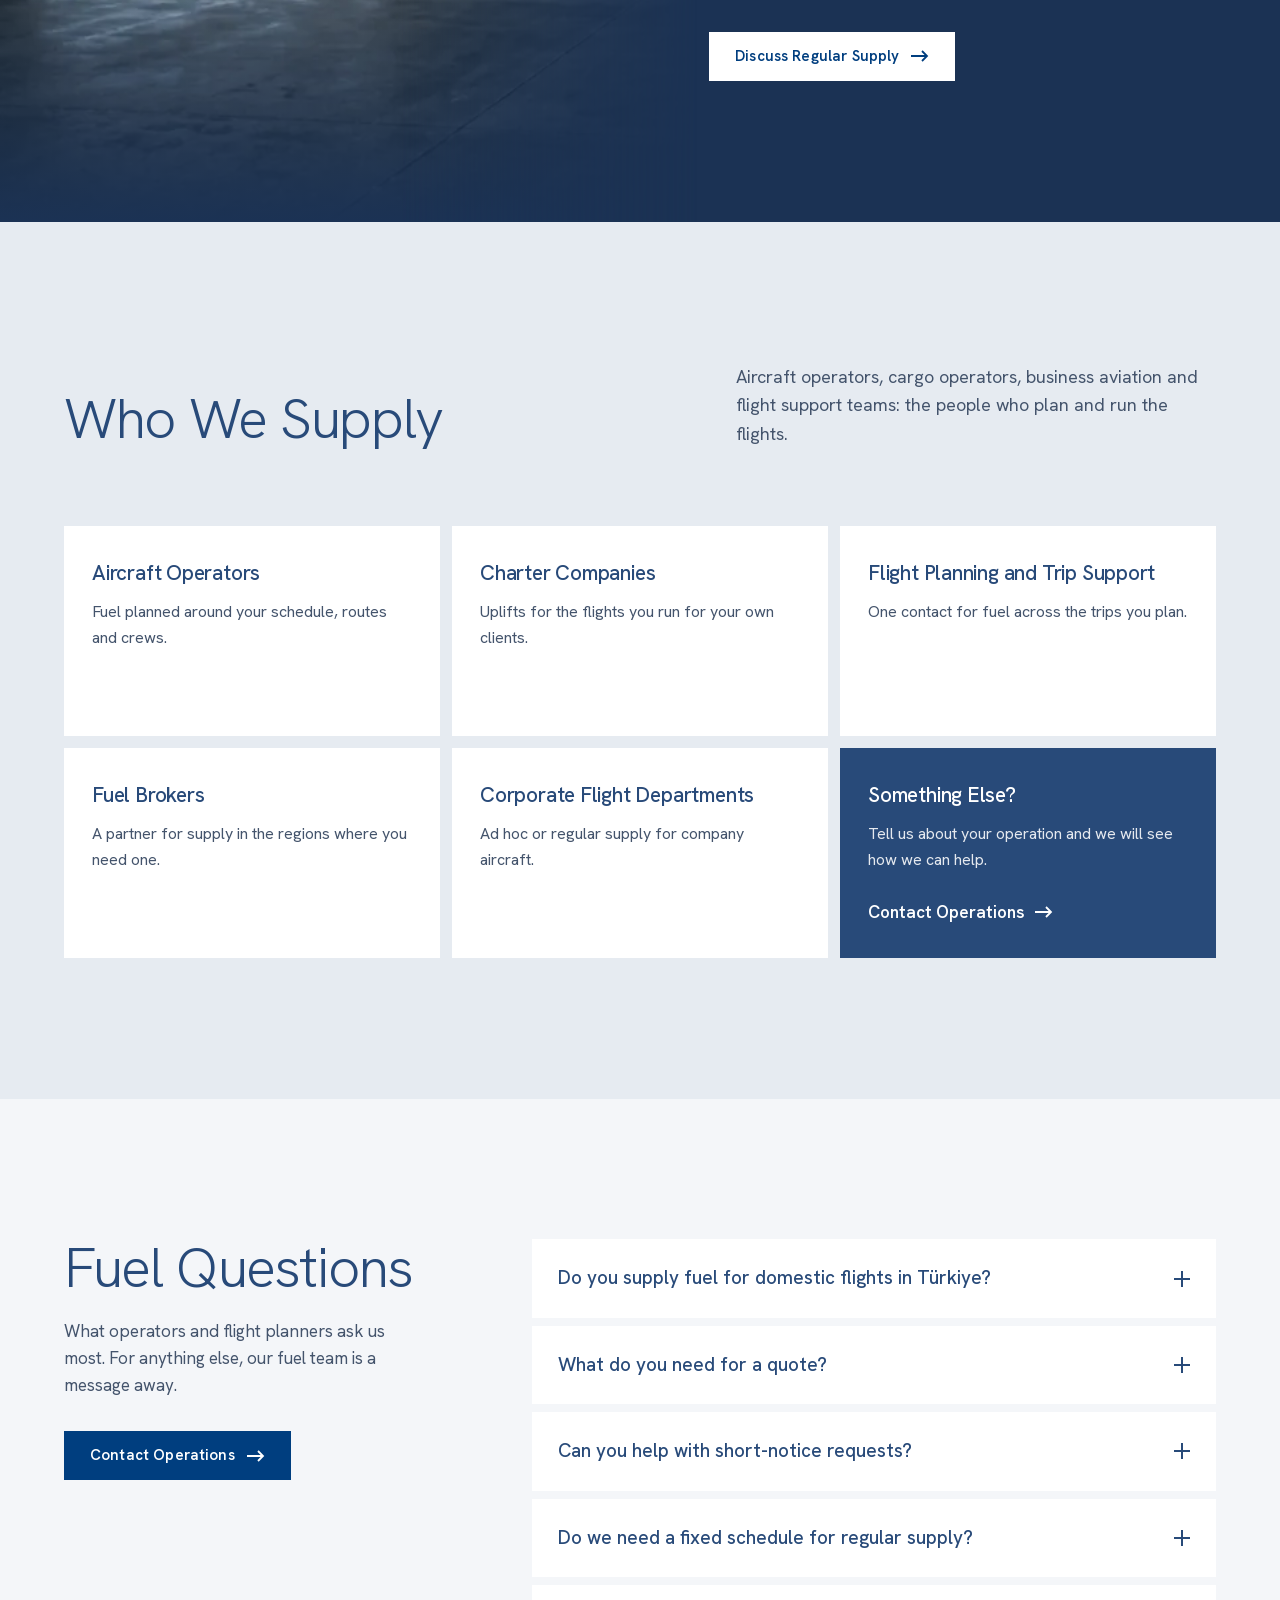
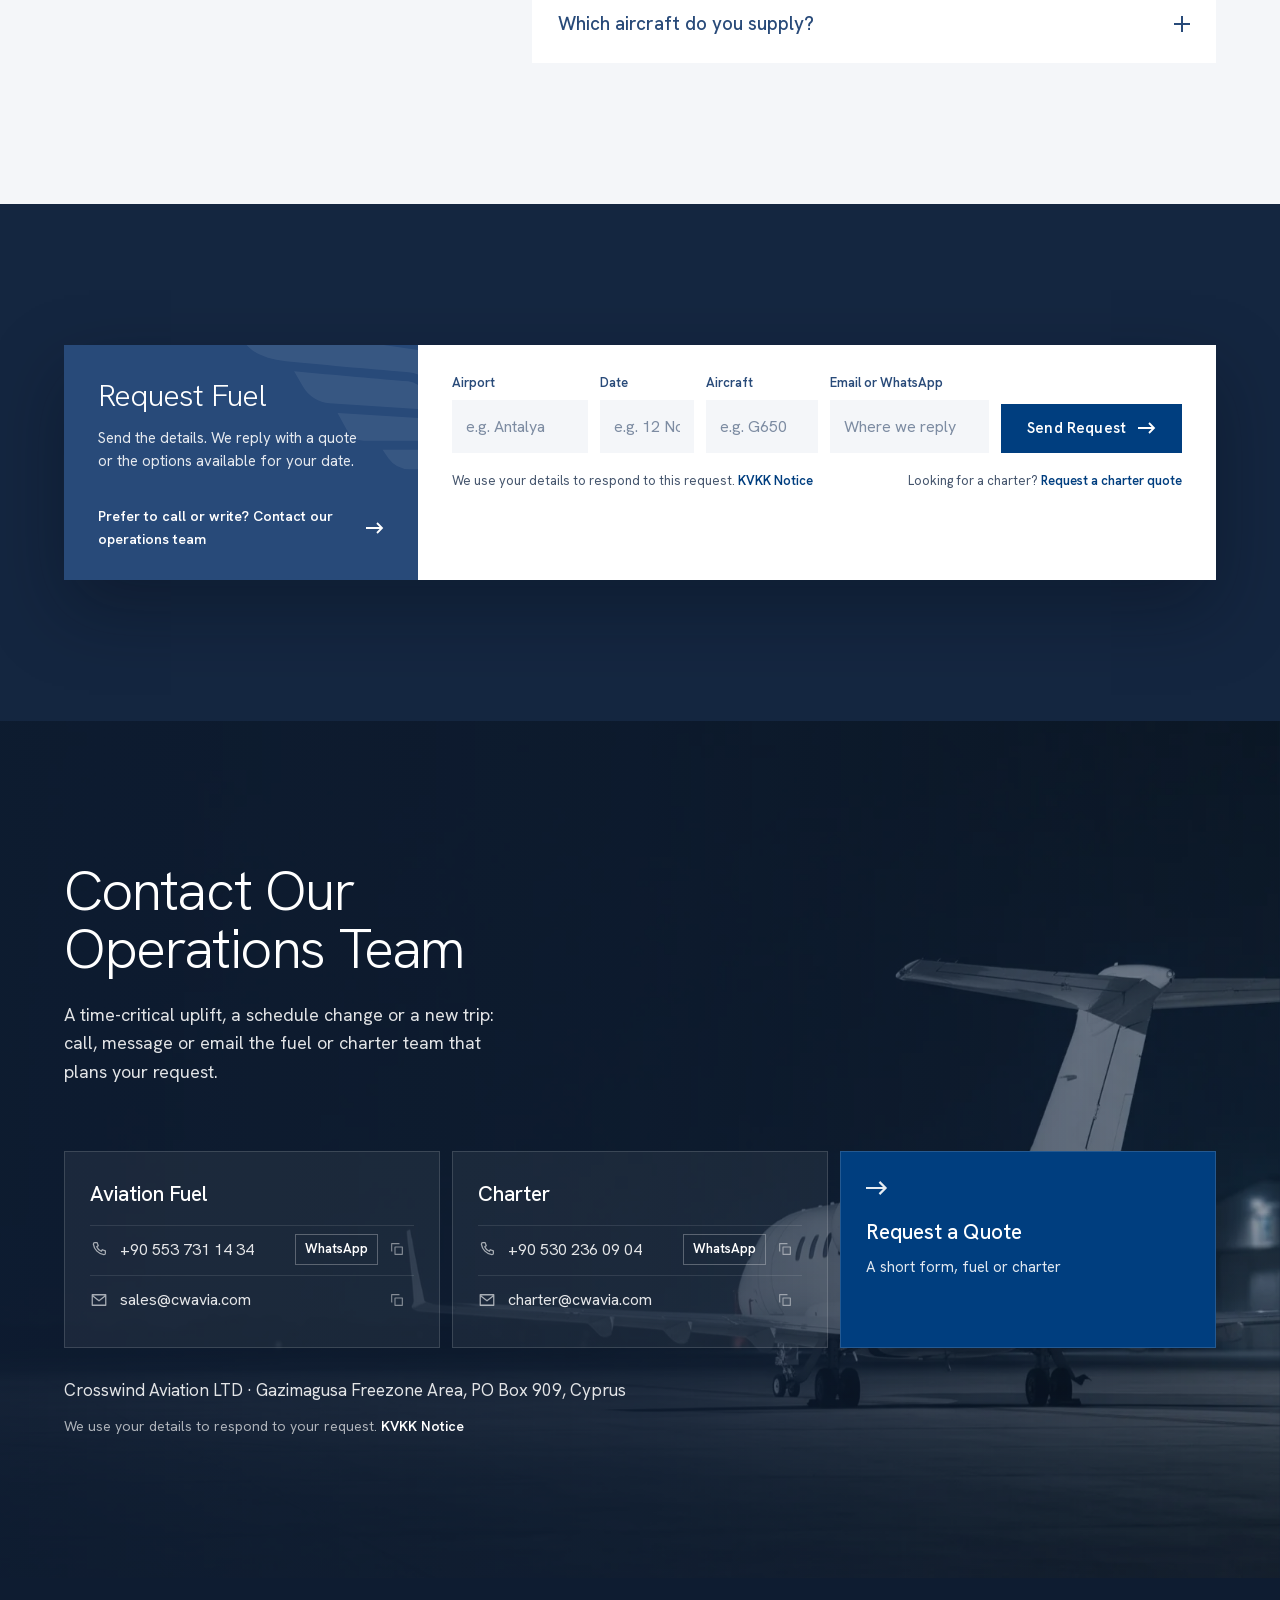
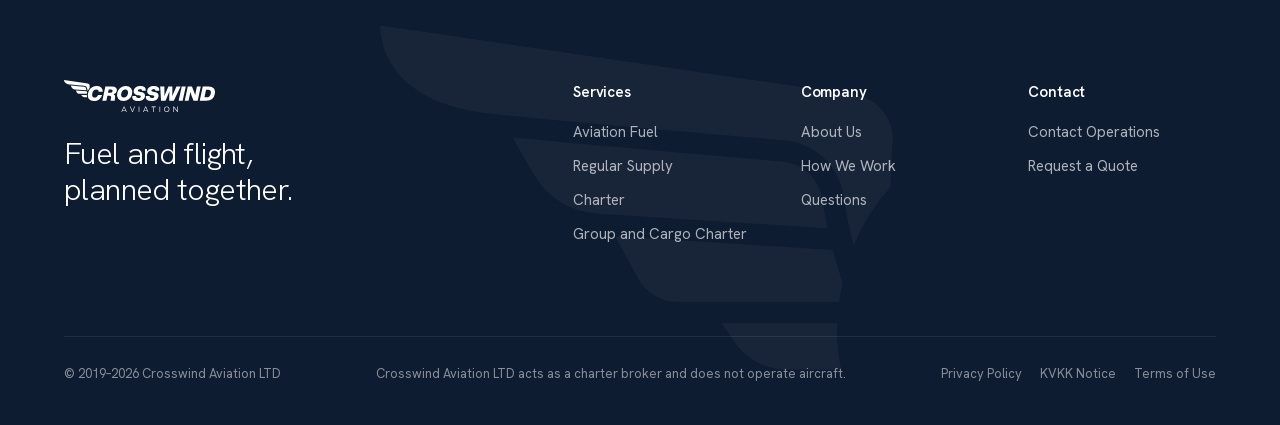
<file: fuel.html>
<!doctype html>
<html lang="en" class="js-yok">
<head>
<meta charset="utf-8">
<meta name="robots" content="noindex, nofollow">
<meta name="viewport" content="width=device-width, initial-scale=1, viewport-fit=cover">
<title>Jet A-1 Aviation Fuel Supply · Crosswind Aviation</title>
<meta name="description" content="Jet A-1 supply across 60+ countries, including Türkiye (Turkey) and the Gulf. Send the airport and date; our fuel team replies with a quote. Ad hoc or regular.">
<meta name="theme-color" content="#142640">
<meta property="og:type" content="website">
<meta property="og:site_name" content="Crosswind Aviation">
<meta property="og:title" content="Jet A-1 Aviation Fuel Supply · Crosswind Aviation">
<meta property="og:description" content="Jet A-1 supply across 60+ countries, including Türkiye (Turkey) and the Gulf. Send the airport and date; our fuel team replies with a quote. Ad hoc or regular.">
<link rel="canonical" href="https://cwavia.com/fuel.html">
<link rel="alternate" hreflang="en" href="https://cwavia.com/fuel.html">
<link rel="alternate" hreflang="tr" href="https://cwavia.com/tr/fuel.html">
<link rel="alternate" hreflang="x-default" href="https://cwavia.com/fuel.html">
<meta property="og:url" content="https://cwavia.com/fuel.html">
<meta property="og:locale" content="en_GB">
<meta property="og:locale:alternate" content="tr_TR">
<meta property="og:image" content="https://cwavia.com/assets/og-image.jpg">
<meta property="og:image:width" content="1200">
<meta property="og:image:height" content="630">
<meta property="og:image:alt" content="Crosswind Aviation · Fuel and flight, planned together.">
<meta name="twitter:card" content="summary_large_image">
<meta name="twitter:title" content="Jet A-1 Aviation Fuel Supply · Crosswind Aviation">
<meta name="twitter:description" content="Jet A-1 supply across 60+ countries, including Türkiye (Turkey) and the Gulf. Send the airport and date; our fuel team replies with a quote. Ad hoc or regular.">
<meta name="twitter:image" content="https://cwavia.com/assets/og-image.jpg">
<link rel="icon" href="assets/favicon.svg" type="image/svg+xml">
<link rel="icon" href="assets/favicon-32.png" type="image/png" sizes="32x32">
<link rel="apple-touch-icon" href="assets/apple-touch-icon.png">
<link rel="preload" href="assets/fonts/hanken-grotesk-latin.woff2" as="font" type="font/woff2" crossorigin>
<link rel="stylesheet" href="assets/site.css">
<script type="application/ld+json" data-uretim>{"@context":"https://schema.org","@type":"Organization","name":"Crosswind Aviation","legalName":"Crosswind Aviation LTD","url":"https://cwavia.com/","logo":"https://cwavia.com/assets/apple-touch-icon.png","address":{"@type":"PostalAddress","streetAddress":"Gazimagusa Freezone Area","postOfficeBoxNumber":"PO Box 909","addressCountry":"Cyprus"},"contactPoint":[{"@type":"ContactPoint","contactType":"Aviation fuel","telephone":"+905537311434","email":"sales@cwavia.com","availableLanguage":["en","tr"]},{"@type":"ContactPoint","contactType":"Charter","telephone":"+905302360904","email":"charter@cwavia.com","availableLanguage":["en","tr"]}]}</script>
<script type="application/ld+json" data-uretim>{"@context":"https://schema.org","@type":"FAQPage","mainEntity":[{"@type":"Question","name":"Do you supply fuel for domestic flights in Türkiye?","acceptedAnswer":{"@type":"Answer","text":"In Türkiye, we support aircraft departing on international flights. Outside Türkiye, we can generally support domestic and international flights alike."}},{"@type":"Question","name":"What do you need for a quote?","acceptedAnswer":{"@type":"Answer","text":"The airport, the date, the aircraft and where we can reach you. If you have them, the flight type, flight schedule, estimated uplift, handling agent and billing company help us reply faster."}},{"@type":"Question","name":"Can you help with short-notice requests?","acceptedAnswer":{"@type":"Answer","text":"Yes, send them through; operations run 24/7. What is possible at short notice depends on the airport and the time, and we tell you the available options."}},{"@type":"Question","name":"Do we need a fixed schedule for regular supply?","acceptedAnswer":{"@type":"Answer","text":"No. A regular supply arrangement can be set up around the airports you use most, with or without a fixed timetable. Ad hoc requests are just as welcome."}},{"@type":"Question","name":"Which aircraft do you supply?","acceptedAnswer":{"@type":"Answer","text":"We supply Jet A-1 for turbine aircraft, from business jets and turboprops to narrow-body and wide-body airliners and cargo freighters. Share your aircraft type and estimated uplift, and our team will check availability for your airport and date."}}]}</script>
</head>
<body data-tur="yakit">
<a class="atla" href="#icerik">Skip to content</a>
<svg width="0" height="0" style="position:absolute" aria-hidden="true">
  <symbol id="i-ok" viewBox="0 0 18 12"><path d="M0 6h16M11 1l5 5-5 5" fill="none" stroke="currentColor" stroke-width="1.8"/></symbol>
  <symbol id="i-mesaj" viewBox="0 0 24 24"><path d="M4 4h16v12H10l-6 4z" fill="none" stroke="currentColor" stroke-width="1.7" stroke-linejoin="round"/></symbol>
  <symbol id="i-posta" viewBox="0 0 24 24"><path d="M3 5h18v14H3z M3 6l9 7 9-7" fill="none" stroke="currentColor" stroke-width="1.7" stroke-linejoin="round"/></symbol>
  <symbol id="i-tel" viewBox="0 0 24 24"><path d="M6.5 3.5h3l1.5 4-2 1.5a11 11 0 0 0 6 6l1.5-2 4 1.5v3a2 2 0 0 1-2 2A16.5 16.5 0 0 1 4.5 5.5a2 2 0 0 1 2-2z" fill="none" stroke="currentColor" stroke-width="1.7" stroke-linejoin="round"/></symbol>
  <symbol id="i-kanat" viewBox="0 0 40 27"><g transform="translate(-46.005 -35.133)" fill="currentColor"><path d="M102.82,67.782a3.418,3.418,0,0,0-3.092-2.934c-4.755-.4-13.479-1.15-20.735-1.847l1.615,2.81A6.071,6.071,0,0,0,85.5,68.854l17.717,1.118C103.047,69.167,102.914,68.425,102.82,67.782Z" transform="translate(-22.787 -19.251)"/><path d="M85.429,44.089a3.408,3.408,0,0,0-2.913-3.619L46,35.133a6.217,6.217,0,0,0,1.278,3.522c1.429,1.836,3.947,2.943,7.484,3.29,7.52.737,17.208,1.569,22.313,2a5.071,5.071,0,0,1,4.593,4.344,34.8,34.8,0,0,0,.777,3.766,14.886,14.886,0,0,1,2.827-4.492C85.291,46.435,85.336,45.277,85.429,44.089Z"/><path d="M139.913,109.218h-8.872l.963,1.417a4.894,4.894,0,0,0,4.052,2.145h4.164A12.971,12.971,0,0,1,139.913,109.218Z" transform="translate(-58.742 -51.177)"/><path d="M104.546,87.585l1.771,3.256a3.4,3.4,0,0,0,2.987,1.775h12.457q.1-.727.261-1.49c-.294-.863-.547-1.7-.753-2.485Z" transform="translate(-40.439 -36.233)"/></g></symbol>
</svg>

<header class="bar" id="bar">
  <div class="wrap">
    <a href="index.html" aria-label="Crosswind Aviation, home"><img decoding="async" class="logo" src="assets/crosswind-logo-beyaz.svg" alt="Crosswind Aviation"></a>
    <nav class="ana" id="ana-menu" aria-label="Main">
      <a href="fuel.html" aria-current="page">Aviation Fuel</a>
      <a href="charter.html">Charter</a>
      <a href="about.html">About Us</a>
      <a href="#iletisim">Contact</a>
    </nav>
    <div class="bar-sag">
      <div class="dil" aria-label="Language"><b aria-current="true">EN</b> · <a href="tr/fuel.html" hreflang="tr" lang="tr">TR</a></div>
      <a class="btn btn--mavi" href="#teklif">Request Fuel</a>
      <button class="menu-ac" type="button" aria-expanded="false" aria-controls="ana-menu" aria-label="Menu"><i></i><i></i><i></i></button>
    </div>
  </div>
</header>

<main id="icerik" tabindex="-1">
  <section class="sayfa-hero sayfa-hero--kure z-koyu" aria-labelledby="baslik">
    <svg class="kanat-filigran" aria-hidden="true" style="color:#fff"><use href="#i-kanat"/></svg>
    <div class="wrap">
      <div class="giris-anim">
        <p class="yol"><a href="index.html">Home</a> · Aviation Fuel</p>
        <p class="ust-etiket">Direct contact with local suppliers</p>
        <h1 id="baslik">Jet A-1 Supply Across 60+ Countries</h1>
        <p class="giris">Send us your airport, date and aircraft type. Our fuel team checks availability and pricing across our supplier network and responds with a tailored quote.</p>
        <div class="kapilar">
          <a class="btn btn--beyaz" href="#teklif">Request Fuel <svg class="ok"><use href="#i-ok"/></svg></a>
          <a class="btn btn--cam" href="#iletisim">Contact Operations</a>
        </div>
      </div>
      <div class="kure" id="kure"><div class="kure__govde"><div class="kure__ic">
          <img decoding="async" src="assets/kure-noktalar.svg" alt="" aria-hidden="true">
          <svg viewBox="0 0 1000 1000" role="img" aria-label="Dotted world map centred on Türkiye, with routes to Europe, the Middle East, Central Asia and Africa">
            <defs><radialGradient id="kure-isik"><stop offset="0" stop-color="#fff" stop-opacity=".5"/><stop offset=".35" stop-color="#D5DCE4" stop-opacity=".16"/><stop offset="1" stop-color="#A2B1C6" stop-opacity="0"/></radialGradient></defs>
            <path class="izgara" d="M254.5 900.5L273.4 910.9L293.5 920.4L314.6 929.0L336.5 936.7L359.3 943.4L382.8 949.0L406.8 953.6L431.3 957.2L456.1 959.7L481.2 961.1L506.3 961.3L531.4 960.5L556.3 958.6L581.0 955.6L605.3 951.5L629.0 946.3L652.2 940.1L674.6 933.0L696.1 924.8L716.7 915.7L736.2 905.8M93.5 733.5L106.5 751.1L121.4 768.1L138.2 784.3L156.8 799.8L177.0 814.5L198.8 828.2L222.1 840.9L246.7 852.6L272.5 863.2L299.5 872.6L327.4 880.8L356.2 887.7L385.7 893.4L415.7 897.8L446.2 900.8L476.9 902.5L507.7 902.8L538.5 901.8L569.1 899.4L599.4 895.7L629.1 890.7L658.3 884.4L686.7 876.8L714.1 868.0L740.5 858.0L765.8 846.9L789.8 834.7L812.3 821.5L833.3 807.3L852.7 792.2L870.4 776.3L886.3 759.7L900.3 742.4L912.3 724.5M30.6 515.5L33.5 536.0L38.6 556.4L46.0 576.6L55.6 596.3L67.4 615.6L81.2 634.3L97.1 652.3L115.0 669.7L134.7 686.1L156.3 701.7L179.5 716.3L204.2 729.9L230.4 742.3L257.9 753.5L286.6 763.5L316.4 772.3L347.0 779.7L378.4 785.7L410.3 790.3L442.7 793.6L475.4 795.4L508.2 795.7L541.0 794.7L573.5 792.1L605.7 788.2L637.4 782.9L668.4 776.1L698.6 768.1L727.9 758.7L756.0 748.1L782.9 736.2L808.3 723.2L832.3 709.1L854.7 694.0L875.4 678.0L894.2 661.1L911.1 643.4L926.0 625.0L938.8 606.0L949.5 586.5L958.0 566.5L964.2 546.3L968.2 525.8M69.7 312.6L63.8 331.6L60.0 350.8L58.4 370.2L58.9 389.6L61.6 408.9L66.5 428.1L73.4 447.0L82.4 465.6L93.5 483.7L106.5 501.3L121.4 518.2L138.2 534.5L156.8 550.0L177.0 564.6L198.8 578.3L222.1 591.1L246.7 602.8L272.5 613.3L299.5 622.7L327.4 630.9L356.2 637.9L385.7 643.5L415.7 647.9L446.2 650.9L476.9 652.6L507.7 653.0L538.5 652.0L569.1 649.6L599.4 645.9L629.1 640.9L658.3 634.6L686.7 627.0L714.1 618.2L740.5 608.2L765.8 597.0L789.8 584.8L812.3 571.6L833.3 557.4L852.7 542.3L870.4 526.5L886.3 509.8L900.3 492.5L912.3 474.7L922.4 456.3L930.3 437.6L936.2 418.6L940.0 399.3L941.6 379.9L941.1 360.5L938.4 341.2L933.5 322.0M212.5 128.9L198.0 141.8L185.1 155.4L173.7 169.5L163.9 184.0L155.7 199.0L149.2 214.2L144.4 229.8L141.3 245.5L140.0 261.3L140.5 277.1L142.6 292.8L146.6 308.5L152.2 323.9L159.6 339.0L168.6 353.7L179.2 368.1L191.4 381.9L205.1 395.2L220.2 407.8L236.7 419.7L254.5 430.9L273.4 441.3L293.5 450.8L314.6 459.4L336.5 467.1L359.3 473.8L382.8 479.5L406.8 484.1L431.3 487.6L456.1 490.1L481.2 491.5L506.3 491.8L531.4 490.9L556.3 489.0L581.0 486.0L605.3 481.9L629.0 476.7L652.2 470.6L674.6 463.4L696.1 455.2L716.7 446.2L736.2 436.2L754.6 425.4L771.7 413.9L787.5 401.6L802.0 388.6L814.9 375.1L826.3 361.0L836.1 346.4L844.3 331.5L850.8 316.2L855.6 300.7L858.7 285.0L860.0 269.2L859.5 253.4L857.4 237.6L853.4 222.0L847.8 206.6L840.4 191.4L831.4 176.7L820.8 162.4L808.6 148.5L794.9 135.3M634.8 62.5L621.0 56.9L606.7 51.9L591.8 47.5L576.5 43.8L560.8 40.8L544.8 38.5L528.6 36.9L512.3 36.0L495.9 35.8L479.5 36.3L463.2 37.6L447.1 39.6L431.3 42.2L415.8 45.6L400.7 49.6L386.1 54.3L372.0 59.6L358.6 65.6L345.8 72.1L333.8 79.1L322.6 86.7L312.3 94.7L302.9 103.1L294.5 112.0L287.0 121.2L280.6 130.7L275.3 140.4L271.0 150.4L267.9 160.5L265.9 170.8L265.0 181.1L265.3 191.4L266.8 201.7L269.3 211.9L273.0 222.0L277.8 231.8L283.7 241.5L290.6 250.8L298.6 259.8L307.5 268.5L317.4 276.7L328.1 284.5L339.7 291.8L352.1 298.6L365.2 304.8L379.0 310.4L393.3 315.4L408.2 319.8L423.5 323.5L439.2 326.5L455.2 328.8L471.4 330.5L487.7 331.4L504.1 331.5L520.5 331.0L536.8 329.7L552.9 327.8L568.7 325.1L584.2 321.7L599.3 317.7L613.9 313.0L628.0 307.7L641.4 301.8L654.2 295.3L666.2 288.3L677.4 280.7L687.7 272.7L697.1 264.2L705.5 255.4L713.0 246.2L719.4 236.7L724.7 226.9L729.0 216.9L732.1 206.8L734.1 196.6L735.0 186.3L734.7 175.9L733.2 165.7L730.7 155.5L727.0 145.4L722.2 135.5L716.3 125.9L709.4 116.5L701.4 107.5L692.5 98.9L682.6 90.6L671.9 82.8L660.3 75.5L647.9 68.7L634.8 62.5M599.0 41.1L589.9 41.8L580.4 44.7L570.5 49.9L560.2 57.2L549.7 66.7M500.0 31.8L500.0 35.8L500.0 42.0L500.0 50.5L500.0 61.2M401.0 41.1L410.1 41.8L419.6 44.7L429.5 49.9L439.8 57.2L450.3 66.7M297.8 76.9L314.0 72.7L331.1 70.5L348.9 70.4L367.6 72.4L386.8 76.5L406.6 82.6M170.7 165.7L188.2 151.9L207.2 139.9L227.6 129.6L249.4 121.1L272.4 114.5L296.5 109.7L321.6 106.9L347.5 105.9L374.2 106.9M55.1 349.9L65.1 326.8L77.2 304.5L91.3 283.2L107.5 262.9L125.5 243.8L145.4 225.9L167.0 209.3L190.3 194.2L215.0 180.6L241.2 168.5L268.6 158.0L297.1 149.2L326.6 142.1L357.0 136.7M41.6 601.7L38.3 576.7L37.1 551.4L38.3 525.8L41.6 500.0L47.3 474.3L55.1 448.7L65.1 423.3L77.2 398.4L91.3 373.9L107.5 350.0L125.5 326.9L145.4 304.6L167.0 283.2L190.3 262.9L215.0 243.8L241.2 225.9L268.6 209.4L297.1 194.2L326.6 180.6L357.0 168.5M140.6 802.1L128.2 783.7L117.5 763.9L108.7 742.8L101.9 720.6L96.9 697.3L94.0 673.0L93.0 647.9L94.0 622.1L96.9 595.6L101.9 568.7L108.7 541.5L117.5 514.0L128.2 486.5L140.6 459.1L154.8 431.9L170.7 405.0L188.2 378.5L207.2 352.7L227.6 327.5L249.4 303.2L272.4 279.9L296.5 257.6L321.6 236.5L347.5 216.7L374.2 198.3M268.6 908.4L255.6 898.0L243.8 885.7L233.3 871.5L224.0 855.6L216.1 837.8L209.6 818.5L204.5 797.6L200.8 775.2L198.6 751.5L197.9 726.6L198.6 700.5L200.8 673.5L204.5 645.7L209.6 617.1L216.1 588.0L224.0 558.4L233.3 528.6L243.8 498.6L255.6 468.6L268.6 438.8L282.7 409.3L297.8 380.2L314.0 351.7L331.1 323.9L348.9 297.0L367.6 271.0L386.8 246.2L406.6 222.6M384.4 953.7L376.9 947.7L370.0 939.6L363.7 929.3L358.1 916.9L353.1 902.5L348.9 886.1L345.5 867.9L342.8 847.8L340.8 826.1L339.6 802.7L339.3 777.9L339.6 751.8L340.8 724.4L342.8 695.9L345.5 666.5L348.9 636.3L353.1 605.3L358.1 573.9L363.7 542.2L370.0 510.2L376.9 478.1L384.4 446.2L392.4 414.5L401.0 383.3L410.1 352.6L419.6 322.6L429.5 293.5L439.8 265.5L450.3 238.5M500.0 969.4L500.0 966.5L500.0 961.4L500.0 954.0L500.0 944.4L500.0 932.6L500.0 918.8L500.0 902.9L500.0 885.0L500.0 865.3L500.0 843.7L500.0 820.5L500.0 795.8L500.0 769.6L500.0 742.1L500.0 713.4L500.0 683.6L500.0 653.0L500.0 621.6L500.0 589.7L500.0 557.3L500.0 524.6L500.0 491.8L500.0 459.0L500.0 426.5L500.0 394.3L500.0 362.6L500.0 331.6L500.0 301.4L500.0 272.1L500.0 244.0M615.6 953.7L623.1 947.7L630.0 939.6L636.3 929.3L641.9 916.9L646.9 902.5L651.1 886.1L654.5 867.9L657.2 847.8L659.2 826.1L660.4 802.7L660.7 777.9L660.4 751.8L659.2 724.4L657.2 695.9L654.5 666.5L651.1 636.3L646.9 605.3L641.9 573.9L636.3 542.2L630.0 510.2L623.1 478.1L615.6 446.2L607.6 414.5L599.0 383.3L589.9 352.6L580.4 322.6L570.5 293.5L560.2 265.5L549.7 238.5M731.4 908.4L744.4 898.0L756.2 885.7L766.7 871.5L776.0 855.6L783.9 837.8L790.4 818.5L795.5 797.6L799.2 775.2L801.4 751.5L802.1 726.6L801.4 700.5L799.2 673.5L795.5 645.7L790.4 617.1L783.9 588.0L776.0 558.4L766.7 528.6L756.2 498.6L744.4 468.6L731.4 438.8L717.3 409.3L702.2 380.2L686.0 351.7L668.9 323.9L651.1 297.0L632.4 271.0L613.2 246.2L593.4 222.6M859.4 802.1L871.8 783.7L882.5 763.9L891.3 742.8L898.1 720.6L903.1 697.3L906.0 673.0L907.0 647.9L906.0 622.1L903.1 595.6L898.1 568.7L891.3 541.5L882.5 514.0L871.8 486.5L859.4 459.1L845.2 431.9L829.3 405.0L811.8 378.5L792.8 352.7L772.4 327.5L750.6 303.2L727.6 279.9L703.5 257.6L678.4 236.5L652.5 216.7L625.8 198.3M958.4 601.7L961.7 576.7L962.9 551.4L961.7 525.8L958.4 500.0L952.7 474.3L944.9 448.7L934.9 423.3L922.8 398.4L908.7 373.9L892.5 350.0L874.5 326.9L854.6 304.6L833.0 283.2L809.7 262.9L785.0 243.8L758.8 225.9L731.4 209.4L702.9 194.2L673.4 180.6L643.0 168.5M944.9 349.9L934.9 326.8L922.8 304.5L908.7 283.2L892.5 262.9L874.5 243.8L854.6 225.9L833.0 209.3L809.7 194.2L785.0 180.6L758.8 168.5L731.4 158.0L702.9 149.2L673.4 142.1L643.0 136.7M829.3 165.7L811.8 151.9L792.8 139.9L772.4 129.6L750.6 121.1L727.6 114.5L703.5 109.7L678.4 106.9L652.5 105.9L625.8 106.9M702.2 76.9L686.0 72.7L668.9 70.5L651.1 70.4L632.4 72.4L613.2 76.5L593.4 82.6"/>
            <circle class="merkez-isik" cx="497.5" cy="498.4" r="84" fill="url(#kure-isik)"/>
            <g class="rotalar">
              <path class="rota rota--ic" data-bolge="tr" data-kaynak="ic" pathLength="1" d="M497.5 498.4Q483.4 487.1 466 482"/>
              <path class="rota rota--ic" data-bolge="tr" data-kaynak="ic" pathLength="1" d="M497.5 498.4Q484.2 503.8 474 514"/>
              <path class="rota rota--ic" data-bolge="tr" data-kaynak="ic" pathLength="1" d="M497.5 498.4Q512.9 490.9 530 490"/>
              <path class="rota rota--ic" data-bolge="tr" data-kaynak="ic" pathLength="1" d="M497.5 498.4Q472.2 501.4 450 514"/>
              <path class="rota rota--ic" data-bolge="tr" data-kaynak="ic" pathLength="1" d="M497.5 498.4Q494.6 493.4 490 490"/>
              <path class="rota rota--ic" data-bolge="tr" data-kaynak="ic" pathLength="1" d="M497.5 498.4Q476.2 502.2 458 514"/>
              <path class="rota" data-bolge="me" data-kaynak="tr" pathLength="1" d="M497.5 498.4Q588.2 524.3 646.9 598.1"/>
              <path class="rota" data-bolge="me" data-kaynak="tr" pathLength="1" d="M497.5 498.4Q600.6 523.0 670.3 602.8"/>
              <path class="rota" data-bolge="me" data-kaynak="tr" pathLength="1" d="M497.5 498.4Q559.6 539.2 586.4 608.5"/>
              <path class="rota" data-bolge="me" data-kaynak="tr" pathLength="1" d="M497.5 498.4Q537.1 563.3 531.7 639.2"/>
              <path class="rota" data-bolge="me" data-kaynak="tr" pathLength="1" d="M497.5 498.4Q586.7 527.4 642.5 602.9"/>
              <path class="rota" data-bolge="me" data-kaynak="tr" pathLength="1" d="M497.5 498.4Q556.8 520.7 592.1 573.2"/>
              <path class="rota" data-bolge="eu" data-kaynak="tr" pathLength="1" d="M497.5 498.4Q435.3 404.1 329.9 363.5"/>
              <path class="rota" data-bolge="eu" data-kaynak="tr" pathLength="1" d="M497.5 498.4Q433.4 417.1 334.0 388.1"/>
              <path class="rota" data-bolge="eu" data-kaynak="tr" pathLength="1" d="M497.5 498.4Q433.5 432.1 342.9 415.3"/>
              <path class="rota" data-bolge="eu" data-kaynak="tr" pathLength="1" d="M497.5 498.4Q429.3 442.8 341.5 437.2"/>
              <path class="rota" data-bolge="eu" data-kaynak="tr" pathLength="1" d="M497.5 498.4Q396.8 433.4 277.1 438.9"/>
              <path class="rota" data-bolge="eu" data-kaynak="tr" pathLength="1" d="M497.5 498.4Q446.2 444.7 373.2 430.8"/>
              <path class="rota" data-bolge="eu" data-kaynak="tr" pathLength="1" d="M497.5 498.4Q438.1 458.4 366.5 460.4"/>
              <path class="rota" data-bolge="eu" data-kaynak="tr" pathLength="1" d="M497.5 498.4Q430.0 483.5 366.5 510.6"/>
              <path class="rota" data-bolge="ca" data-kaynak="tr" pathLength="1" d="M497.5 498.4Q598.9 416.7 728.9 409.0"/>
              <path class="rota" data-bolge="ca" data-kaynak="tr" pathLength="1" d="M497.5 498.4Q565.4 403.5 675.7 365.7"/>
              <path class="rota" data-bolge="ca" data-kaynak="tr" pathLength="1" d="M497.5 498.4Q589.4 438.4 699.0 442.9"/>
              <path class="rota" data-bolge="ca" data-kaynak="tr" pathLength="1" d="M497.5 498.4Q542.3 474.1 592.8 480.3"/>
              <path class="rota" data-bolge="af" data-kaynak="tr" pathLength="1" d="M497.5 498.4Q420.3 492.4 353.9 532.4"/>
              <path class="rota" data-bolge="af" data-kaynak="tr" pathLength="1" d="M497.5 498.4Q474.2 531.5 474.5 572.0"/>
              <path class="rota" data-bolge="af" data-kaynak="tr" pathLength="1" d="M497.5 498.4Q461.7 521.1 445.7 560.4"/>
              <path class="rota" data-bolge="af" data-kaynak="tr" pathLength="1" d="M497.5 498.4Q368.7 447.6 234.4 481.0"/>
              <path class="rota" data-bolge="af" data-kaynak="tr" pathLength="1" d="M497.5 498.4Q555.5 648.2 515.8 803.9"/>
              <path class="rota" data-bolge="af" data-kaynak="tr" pathLength="1" d="M497.5 498.4Q370.5 626.6 341.6 804.7"/>
              <path class="rota" data-bolge="eu" data-kaynak="eu" pathLength="1" d="M329.9 363.5Q335.4 375.2 334.0 388.1"/>
              <path class="rota" data-bolge="eu" data-kaynak="eu" pathLength="1" d="M342.9 415.3Q339.1 426.1 341.5 437.2"/>
              <path class="rota" data-bolge="eu" data-kaynak="eu" pathLength="1" d="M277.1 438.9Q249.9 454.0 234.4 481.0"/>
              <path class="rota" data-bolge="me" data-kaynak="me" pathLength="1" d="M646.9 598.1Q659.3 597.2 670.3 602.8"/>
              <path class="rota" data-bolge="me" data-kaynak="me" pathLength="1" d="M586.4 608.5Q554.8 616.2 531.7 639.2"/>
              <path class="rota" data-bolge="ca" data-kaynak="ca" pathLength="1" d="M728.9 409.0Q709.2 421.8 699.0 442.9"/>
              <path class="rota" data-bolge="af" data-kaynak="af" pathLength="1" d="M474.5 572.0Q461.7 562.2 445.7 560.4"/>
              <path class="rota" data-bolge="me" data-kaynak="me" pathLength="1" d="M531.7 639.2Q500.7 719.3 515.8 803.9"/>
              <path class="rota" data-bolge="af" data-kaynak="af" pathLength="1" d="M353.9 532.4Q309.6 666.8 341.6 804.7"/>
            </g>
            <g class="akanlar"></g>
            <circle class="nabiz" cx="497.5" cy="498.4" r="8"/>
            <g class="dugumler">
              <g transform="translate(497.5 498.4)"><g class="dugum dugum--tr" data-bolge="tr"><circle class="dugum__dis" r="24"/><circle class="dugum__hale" r="12.5"/><circle class="dugum__nokta" r="5.2"/></g></g>
              <g transform="translate(646.9 598.1)"><g class="dugum" data-bolge="me"><circle class="dugum__hale" r="9"/><circle class="dugum__nokta" r="3"/></g></g>
              <g transform="translate(670.3 602.8)"><g class="dugum" data-bolge="me"><circle class="dugum__hale" r="9"/><circle class="dugum__nokta" r="3"/></g></g>
              <g transform="translate(586.4 608.5)"><g class="dugum" data-bolge="me"><circle class="dugum__hale" r="9"/><circle class="dugum__nokta" r="3"/></g></g>
              <g transform="translate(531.7 639.2)"><g class="dugum" data-bolge="me"><circle class="dugum__hale" r="9"/><circle class="dugum__nokta" r="3"/></g></g>
              <g transform="translate(642.5 602.9)"><g class="dugum" data-bolge="me"><circle class="dugum__hale" r="9"/><circle class="dugum__nokta" r="3"/></g></g>
              <g transform="translate(592.1 573.2)"><g class="dugum" data-bolge="me"><circle class="dugum__hale" r="9"/><circle class="dugum__nokta" r="3"/></g></g>
              <g transform="translate(329.9 363.5)"><g class="dugum" data-bolge="eu"><circle class="dugum__hale" r="9"/><circle class="dugum__nokta" r="3"/></g></g>
              <g transform="translate(334.0 388.1)"><g class="dugum" data-bolge="eu"><circle class="dugum__hale" r="9"/><circle class="dugum__nokta" r="3"/></g></g>
              <g transform="translate(342.9 415.3)"><g class="dugum" data-bolge="eu"><circle class="dugum__hale" r="9"/><circle class="dugum__nokta" r="3"/></g></g>
              <g transform="translate(341.5 437.2)"><g class="dugum" data-bolge="eu"><circle class="dugum__hale" r="9"/><circle class="dugum__nokta" r="3"/></g></g>
              <g transform="translate(277.1 438.9)"><g class="dugum" data-bolge="eu"><circle class="dugum__hale" r="9"/><circle class="dugum__nokta" r="3"/></g></g>
              <g transform="translate(373.2 430.8)"><g class="dugum" data-bolge="eu"><circle class="dugum__hale" r="9"/><circle class="dugum__nokta" r="3"/></g></g>
              <g transform="translate(366.5 460.4)"><g class="dugum" data-bolge="eu"><circle class="dugum__hale" r="9"/><circle class="dugum__nokta" r="3"/></g></g>
              <g transform="translate(366.5 510.6)"><g class="dugum" data-bolge="eu"><circle class="dugum__hale" r="9"/><circle class="dugum__nokta" r="3"/></g></g>
              <g transform="translate(728.9 409.0)"><g class="dugum" data-bolge="ca"><circle class="dugum__hale" r="9"/><circle class="dugum__nokta" r="3"/></g></g>
              <g transform="translate(675.7 365.7)"><g class="dugum" data-bolge="ca"><circle class="dugum__hale" r="9"/><circle class="dugum__nokta" r="3"/></g></g>
              <g transform="translate(699.0 442.9)"><g class="dugum" data-bolge="ca"><circle class="dugum__hale" r="9"/><circle class="dugum__nokta" r="3"/></g></g>
              <g transform="translate(592.8 480.3)"><g class="dugum" data-bolge="ca"><circle class="dugum__hale" r="9"/><circle class="dugum__nokta" r="3"/></g></g>
              <g transform="translate(353.9 532.4)"><g class="dugum" data-bolge="af"><circle class="dugum__hale" r="9"/><circle class="dugum__nokta" r="3"/></g></g>
              <g transform="translate(474.5 572.0)"><g class="dugum" data-bolge="af"><circle class="dugum__hale" r="9"/><circle class="dugum__nokta" r="3"/></g></g>
              <g transform="translate(445.7 560.4)"><g class="dugum" data-bolge="af"><circle class="dugum__hale" r="9"/><circle class="dugum__nokta" r="3"/></g></g>
              <g transform="translate(234.4 481.0)"><g class="dugum" data-bolge="af"><circle class="dugum__hale" r="9"/><circle class="dugum__nokta" r="3"/></g></g>
              <g transform="translate(515.8 803.9)"><g class="dugum" data-bolge="af"><circle class="dugum__hale" r="9"/><circle class="dugum__nokta" r="3"/></g></g>
              <g transform="translate(341.6 804.7)"><g class="dugum" data-bolge="af"><circle class="dugum__hale" r="9"/><circle class="dugum__nokta" r="3"/></g></g>
            </g>
            <g class="icaolar">
              <g transform="translate(466 482)"><g class="icao" data-bolge="tr" data-icao="LTBA" style="--i:0" role="button" tabindex="0"><circle class="icao__halka" r="6"/><circle class="icao__nokta" r="2.4"/><text class="icao-etiket" dx="16" dy="-11" text-anchor="end">LTBA · LTFM</text></g></g>
              <g transform="translate(474 514)"><g class="icao" data-bolge="tr" data-icao="LTAI" style="--i:1" role="button" tabindex="0"><circle class="icao__halka" r="6"/><circle class="icao__nokta" r="2.4"/><text class="icao-etiket" dx="10" dy="13" text-anchor="start">LTAI</text></g></g>
              <g transform="translate(530 490)"><g class="icao" data-bolge="tr" data-icao="LTCG" style="--i:2" role="button" tabindex="0"><circle class="icao__halka" r="6"/><circle class="icao__nokta" r="2.4"/><text class="icao-etiket" dx="10" dy="4" text-anchor="start">LTCG</text></g></g>
              <g transform="translate(450 514)"><g class="icao" data-bolge="tr" data-icao="LTFE" style="--i:3" role="button" tabindex="0"><circle class="icao__halka" r="6"/><circle class="icao__nokta" r="2.4"/><text class="icao-etiket" dx="-10" dy="-6" text-anchor="end">LTFE</text></g></g>
              <g transform="translate(490 490)"><g class="icao" data-bolge="tr" data-icao="LTAC" style="--i:4" role="button" tabindex="0"><circle class="icao__halka" r="6"/><circle class="icao__nokta" r="2.4"/><text class="icao-etiket" dx="9" dy="-7" text-anchor="start">LTAC</text></g></g>
              <g transform="translate(458 514)"><g class="icao" data-bolge="tr" data-icao="LTBS" style="--i:5" role="button" tabindex="0"><circle class="icao__halka" r="6"/><circle class="icao__nokta" r="2.4"/><text class="icao-etiket" dx="-2" dy="18" text-anchor="end">LTBS</text></g></g>
              <g transform="translate(646.9 598.1)"><g class="icao" data-bolge="me" data-icao="OMDW" style="--i:0" role="button" tabindex="0"><circle class="icao__halka" r="6"/><circle class="icao__nokta" r="2.4"/><text class="icao-etiket" dx="0" dy="-11" text-anchor="middle">OMDW</text></g></g>
              <g transform="translate(670.3 602.8)"><g class="icao" data-bolge="me" data-icao="OOMS" style="--i:1" role="button" tabindex="0"><circle class="icao__halka" r="6"/><circle class="icao__nokta" r="2.4"/><text class="icao-etiket" dx="10" dy="5" text-anchor="start">OOMS</text></g></g>
              <g transform="translate(586.4 608.5)"><g class="icao" data-bolge="me" data-icao="OERK" style="--i:2" role="button" tabindex="0"><circle class="icao__halka" r="6"/><circle class="icao__nokta" r="2.4"/><text class="icao-etiket" dx="-10" dy="4" text-anchor="end">OERK</text></g></g>
              <g transform="translate(531.7 639.2)"><g class="icao" data-bolge="me" data-icao="OEJN" style="--i:3" role="button" tabindex="0"><circle class="icao__halka" r="6"/><circle class="icao__nokta" r="2.4"/><text class="icao-etiket" dx="-10" dy="5" text-anchor="end">OEJN</text></g></g>
              <g transform="translate(642.5 602.9)"><g class="icao" data-bolge="me" data-icao="OMAD" style="--i:4" role="button" tabindex="0"><circle class="icao__halka" r="6"/><circle class="icao__nokta" r="2.4"/><text class="icao-etiket" dx="0" dy="19" text-anchor="middle">OMAD</text></g></g>
              <g transform="translate(592.1 573.2)"><g class="icao" data-bolge="me" data-icao="OKKK" style="--i:5" role="button" tabindex="0"><circle class="icao__halka" r="6"/><circle class="icao__nokta" r="2.4"/><text class="icao-etiket" dx="-8" dy="-8" text-anchor="end">OKKK</text></g></g>
              <g transform="translate(329.9 363.5)"><g class="icao" data-bolge="eu" data-icao="EGLF" style="--i:0" role="button" tabindex="0"><circle class="icao__halka" r="6"/><circle class="icao__nokta" r="2.4"/><text class="icao-etiket" dx="-10" dy="-6" text-anchor="end">EGLF · EGGW</text></g></g>
              <g transform="translate(334.0 388.1)"><g class="icao" data-bolge="eu" data-icao="LFPB" style="--i:1" role="button" tabindex="0"><circle class="icao__halka" r="6"/><circle class="icao__nokta" r="2.4"/><text class="icao-etiket" dx="-10" dy="4" text-anchor="end">LFPB</text></g></g>
              <g transform="translate(342.9 415.3)"><g class="icao" data-bolge="eu" data-icao="LSGG" style="--i:2" role="button" tabindex="0"><circle class="icao__halka" r="6"/><circle class="icao__nokta" r="2.4"/><text class="icao-etiket" dx="-10" dy="4" text-anchor="end">LSGG</text></g></g>
              <g transform="translate(341.5 437.2)"><g class="icao" data-bolge="eu" data-icao="LFMN" style="--i:3" role="button" tabindex="0"><circle class="icao__halka" r="6"/><circle class="icao__nokta" r="2.4"/><text class="icao-etiket" dx="-10" dy="10" text-anchor="end">LFMN</text></g></g>
              <g transform="translate(277.1 438.9)"><g class="icao" data-bolge="eu" data-icao="LEMD" style="--i:4" role="button" tabindex="0"><circle class="icao__halka" r="6"/><circle class="icao__nokta" r="2.4"/><text class="icao-etiket" dx="-10" dy="4" text-anchor="end">LEMD</text></g></g>
              <g transform="translate(373.2 430.8)"><g class="icao" data-bolge="eu" data-icao="LIPZ" style="--i:5" role="button" tabindex="0"><circle class="icao__halka" r="6"/><circle class="icao__nokta" r="2.4"/><text class="icao-etiket" dx="10" dy="0" text-anchor="start">LIPZ</text></g></g>
              <g transform="translate(366.5 460.4)"><g class="icao" data-bolge="eu" data-icao="LIRA" style="--i:6" role="button" tabindex="0"><circle class="icao__halka" r="6"/><circle class="icao__nokta" r="2.4"/><text class="icao-etiket" dx="10" dy="5" text-anchor="start">LIRA</text></g></g>
              <g transform="translate(366.5 510.6)"><g class="icao" data-bolge="eu" data-icao="LMML" style="--i:7" role="button" tabindex="0"><circle class="icao__halka" r="6"/><circle class="icao__nokta" r="2.4"/><text class="icao-etiket" dx="10" dy="6" text-anchor="start">LMML</text></g></g>
              <g transform="translate(728.9 409.0)"><g class="icao" data-bolge="ca" data-icao="UAAA" style="--i:0" role="button" tabindex="0"><circle class="icao__halka" r="6"/><circle class="icao__nokta" r="2.4"/><text class="icao-etiket" dx="10" dy="-4" text-anchor="start">UAAA</text></g></g>
              <g transform="translate(675.7 365.7)"><g class="icao" data-bolge="ca" data-icao="UACC" style="--i:1" role="button" tabindex="0"><circle class="icao__halka" r="6"/><circle class="icao__nokta" r="2.4"/><text class="icao-etiket" dx="0" dy="-11" text-anchor="middle">UACC</text></g></g>
              <g transform="translate(699.0 442.9)"><g class="icao" data-bolge="ca" data-icao="UTTT" style="--i:2" role="button" tabindex="0"><circle class="icao__halka" r="6"/><circle class="icao__nokta" r="2.4"/><text class="icao-etiket" dx="10" dy="7" text-anchor="start">UTTT</text></g></g>
              <g transform="translate(592.8 480.3)"><g class="icao" data-bolge="ca" data-icao="UBBB" style="--i:3" role="button" tabindex="0"><circle class="icao__halka" r="6"/><circle class="icao__nokta" r="2.4"/><text class="icao-etiket" dx="-10" dy="-6" text-anchor="end">UBBB</text></g></g>
              <g transform="translate(353.9 532.4)"><g class="icao" data-bolge="af" data-icao="HLLM" style="--i:0" role="button" tabindex="0"><circle class="icao__halka" r="6"/><circle class="icao__nokta" r="2.4"/><text class="icao-etiket" dx="-10" dy="-6" text-anchor="end">HLLM</text></g></g>
              <g transform="translate(474.5 572.0)"><g class="icao" data-bolge="af" data-icao="HECA" style="--i:1" role="button" tabindex="0"><circle class="icao__halka" r="6"/><circle class="icao__nokta" r="2.4"/><text class="icao-etiket" dx="10" dy="-4" text-anchor="start">HECA</text></g></g>
              <g transform="translate(445.7 560.4)"><g class="icao" data-bolge="af" data-icao="HEMM" style="--i:2" role="button" tabindex="0"><circle class="icao__halka" r="6"/><circle class="icao__nokta" r="2.4"/><text class="icao-etiket" dx="-10" dy="7" text-anchor="end">HEMM</text></g></g>
              <g transform="translate(234.4 481.0)"><g class="icao" data-bolge="af" data-icao="GMMN" style="--i:3" role="button" tabindex="0"><circle class="icao__halka" r="6"/><circle class="icao__nokta" r="2.4"/><text class="icao-etiket" dx="10" dy="5" text-anchor="start">GMMN</text></g></g>
              <g transform="translate(515.8 803.9)"><g class="icao" data-bolge="af" data-icao="HKJK" style="--i:4" role="button" tabindex="0"><circle class="icao__halka" r="6"/><circle class="icao__nokta" r="2.4"/><text class="icao-etiket" dx="10" dy="4" text-anchor="start">HKJK</text></g></g>
              <g transform="translate(341.6 804.7)"><g class="icao" data-bolge="af" data-icao="FCBB" style="--i:5" role="button" tabindex="0"><circle class="icao__halka" r="6"/><circle class="icao__nokta" r="2.4"/><text class="icao-etiket" dx="-10" dy="4" text-anchor="end">FCBB</text></g></g>
            </g>
            <g class="etiketler">
              <g transform="translate(498 546)"><text class="etiket" data-bolge="tr" text-anchor="middle">Türkiye</text></g>
              <g transform="translate(330 338)"><text class="etiket" data-bolge="eu" text-anchor="middle">Europe</text></g>
              <g transform="translate(628 662)"><text class="etiket" data-bolge="me" text-anchor="middle">Middle East</text></g>
              <g transform="translate(706 384)"><text class="etiket" data-bolge="ca" text-anchor="middle">Central Asia</text></g>
              <g transform="translate(372 650)"><text class="etiket" data-bolge="af" text-anchor="middle">Africa</text></g>
            </g>
          </svg></div></div>
        <div class="bolge-sec bolge-sec--kure" role="group" aria-label="Regions">
          <button type="button" data-bolge="tr" aria-pressed="false">Türkiye</button>
          <button type="button" data-bolge="eu" aria-pressed="false">Europe</button>
          <button type="button" data-bolge="me" aria-pressed="false">Middle East</button>
          <button type="button" data-bolge="ca" aria-pressed="false">Central Asia</button>
          <button type="button" data-bolge="af" aria-pressed="false">Africa</button>
        </div>
        </div>

    </div>
  </section>

  <nav class="sayfa-menu" aria-label="On this page">
    <div class="wrap">
      <a href="#isleyis">How It Works</a>
      <a href="#bilgi">What We Need</a>
      <a href="#kapsama">Coverage</a>
      <a href="#duzenli">Regular Supply</a>
      <a href="#sorular">Questions</a>
    </div>
  </nav>

  <section class="serit" aria-label="Fuel service at a glance">
    <div class="wrap">
      <div><b class="tabular" data-say="60">60+</b><span>Countries served</span></div>
      <div><b class="tabular" data-say="5" data-son="M+ USG">5M+ USG</b><span>of Jet A-1 a year</span></div>
      <div><b class="tabular" data-say="24" data-son="/7">24/7</b><span>Operations</span></div>
      <div><b>Ad Hoc</b><span>or regular supply arrangements</span></div>
    </div>
  </section>

  <section class="bolum z-acik" id="isleyis" aria-labelledby="akis-baslik">
    <div class="wrap">
      <div class="bas">
        <h2 id="akis-baslik" class="yukari">How a Fuel Request Works</h2>
        <p class="yukari">Four steps, whether you need fuel tomorrow morning or are planning a season of flights.</p>
      </div>
      <div class="akis" id="akis">
        <div class="akis__cizgi" aria-hidden="true"><i id="akis-dolgu"></i></div>
        <div class="adim yukari"><h3>You Send the Details</h3><p>Airport, date, aircraft and where we can reach you.</p></div>
        <div class="adim yukari"><h3>We Check the Airport</h3><p>Availability and pricing at the airport and time you name.</p></div>
        <div class="adim yukari"><h3>You Receive a Quote</h3><p>Or the available options, if the request needs a different plan.</p></div>
        <div class="adim yukari"><h3>We Stay in Contact</h3><p>Our team remains your contact for questions and changes to the request.</p></div>
      </div>
    </div>
  </section>

  <section class="bolum z-beyaz mobil-gizle" id="bilgi" aria-labelledby="bilgi-baslik">
    <div class="wrap">
      <div class="bas">
        <h2 id="bilgi-baslik" class="yukari">What Helps Us Quote Faster</h2>
        <p class="yukari">The key details are enough to start. If you already have the rest, sending it along saves a round of messages.</p>
      </div>
      <div class="ikili-liste yukari">
        <div>
          <h3>To Start a Request</h3>
          <p class="alt">The fields in our quote form</p>
          <ul>
            <li>Airport <span>City or ICAO code</span></li>
            <li>Date <span>Day of the uplift</span></li>
            <li>Aircraft <span>Type or registration</span></li>
            <li>Contact <span>Email or WhatsApp</span></li>
          </ul>
        </div>
        <div>
          <h3>Helpful If You Have It</h3>
          <p class="alt">We can also ask for these later</p>
          <ul>
            <li>Flight type <span>International or domestic</span></li>
            <li>Flight schedule <span>ETA/ETD in UTC</span></li>
            <li>Estimated uplift <span>USG or litres</span></li>
            <li>Handling agent <span>If appointed</span></li>
            <li>Billing company <span>For the invoice</span></li>
          </ul>
        </div>
      </div>
      <div class="sablon yukari">
        <div class="sablon__metin">
          <h3>Request Template</h3>
          <p>Prefer to write to us directly? Copy the template into an email or WhatsApp message and fill in what you have.</p>
          <button type="button" class="btn btn--mavi sablon-kopyala" data-hedef="sablon-liste">Copy Template</button>
        </div>
        <ul class="sablon__liste" id="sablon-liste">
          <li>Fuel request</li>
          <li>Airport:</li>
          <li>Date of uplift:</li>
          <li>Flight schedule (UTC):</li>
          <li>Aircraft type and registration:</li>
          <li>Flight type (international or domestic):</li>
          <li>Contact:</li>
        </ul>
      </div>
    </div>
  </section>

  <section class="bolum z-koyu" id="kapsama" aria-labelledby="kapsama-baslik">
    <div class="wrap">
      <div class="bas">
        <h2 id="kapsama-baslik" class="yukari">Where We Supply Fuel</h2>
        <p class="yukari">In Türkiye, we support aircraft departing on international flights. In every region, availability varies by airport and date, so we check it for each request.</p>
      </div>
      <div class="bolgeler-izgara">
        <div class="yukari"><h3>Türkiye</h3><p>Our home base at the crossroads of Europe, the Gulf and Central Asia. Direct coordination with local physical suppliers across major hubs and coastal airports for international departures.</p><small><b>Operational focus:</b> Istanbul and Ankara, the Black Sea coast and the summer coastal airports of Antalya, Bodrum and Dalaman.</small><div class="icao-cipler" role="group" aria-label="Airports"><button type="button" data-icao="LTBA">LTBA</button><button type="button" data-icao="LTFM">LTFM</button><button type="button" data-icao="LTAI">LTAI</button><button type="button" data-icao="LTCG">LTCG</button><button type="button" data-icao="LTFE">LTFE</button><button type="button" data-icao="LTAC">LTAC</button><button type="button" data-icao="LTBS">LTBS</button><button type="button" data-icao="LTBU">LTBU</button><button type="button" data-icao="LTFJ">LTFJ</button></div></div>
        <div class="yukari"><h3>Europe</h3><p>Year-round supply across financial capitals and executive hubs in the UK, Western Europe and the Mediterranean, with more than one supplier at many airports in peak season.</p><small><b>Operational focus:</b> slot-coordinated airports, Mediterranean summer traffic and winter alpine routes.</small><div class="icao-cipler" role="group" aria-label="Airports"><button type="button" data-icao="EGLF">EGLF</button><button type="button" data-icao="EGGW">EGGW</button><button type="button" data-icao="LFPB">LFPB</button><button type="button" data-icao="LSGG">LSGG</button><button type="button" data-icao="LFMN">LFMN</button><button type="button" data-icao="LEMD">LEMD</button><button type="button" data-icao="LIRA">LIRA</button><button type="button" data-icao="LIPZ">LIPZ</button><button type="button" data-icao="LMML">LMML</button></div></div>
        <div class="yukari"><h3>Middle East</h3><p>Jet A-1 supply across key Gulf and Red Sea hubs connecting Europe, Asia and Africa, for both executive flights and wide-body cargo operations.</p><small><b>Operational focus:</b> 24/7 turnaround support, tech-stop uplifts and high-demand winter schedules.</small><div class="icao-cipler" role="group" aria-label="Airports"><button type="button" data-icao="OMDW">OMDW</button><button type="button" data-icao="OOMS">OOMS</button><button type="button" data-icao="OERK">OERK</button><button type="button" data-icao="OEJN">OEJN</button><button type="button" data-icao="OMAD">OMAD</button><button type="button" data-icao="OKKK">OKKK</button></div></div>
        <div class="yukari"><h3>Central Asia</h3><p>Strategic tech-stop and destination airports across Kazakhstan, Uzbekistan, Azerbaijan and the wider Caspian–Central Asian corridor linking Europe and East Asia.</p><small><b>Operational focus:</b> long-sector fuel planning, cargo freighter uplifts and local handling coordination.</small><div class="icao-cipler" role="group" aria-label="Airports"><button type="button" data-icao="UAAA">UAAA</button><button type="button" data-icao="UACC">UACC</button><button type="button" data-icao="UTTT">UTTT</button><button type="button" data-icao="UBBB">UBBB</button></div></div>
        <div class="yukari"><h3>Africa</h3><p>Supply across North, West, East and Central African gateways, from Mediterranean hubs in Libya, Egypt and Morocco to sub-Saharan capitals.</p><small><b>Operational focus:</b> advance fuel confirmation and, where available, alternative suppliers on long-range sectors.</small><div class="icao-cipler" role="group" aria-label="Airports"><button type="button" data-icao="HLLM">HLLM</button><button type="button" data-icao="HECA">HECA</button><button type="button" data-icao="HEMM">HEMM</button><button type="button" data-icao="GMMN">GMMN</button><button type="button" data-icao="HKJK">HKJK</button><button type="button" data-icao="FCBB">FCBB</button></div></div>
        <div class="vurgu-kutu yukari"><h3>Beyond Our Core Regions</h3><p>Operating further afield? We also arrange fuel uplifts across the Americas and the Caribbean (including the US, Dominican Republic and Brazil), the Indian Ocean (Maldives, Mauritius) and Asia-Pacific (China, South Korea, Thailand, Indonesia and India).</p><a class="link" style="margin-top:auto;color:var(--logo)" href="#teklif">Request Fuel <svg class="ok"><use href="#i-ok"/></svg></a></div>
      </div>
    </div>
  </section>

  <section class="bolum z-koyu2 bolum--gorsel" id="duzenli" aria-labelledby="duzenli-baslik">
    <div class="bolum-gorsel"><picture><source type="image/webp" srcset="assets/yakit-ikmal-sm.webp 880w, assets/yakit-ikmal.webp 1760w, assets/yakit-ikmal-genis.webp 2400w" sizes="(max-width: 960px) 100vw, 67vw"><img decoding="async" src="assets/yakit-ikmal.jpg" srcset="assets/yakit-ikmal-sm.jpg 880w, assets/yakit-ikmal.jpg 1760w, assets/yakit-ikmal-genis.jpg 2400w" sizes="(max-width: 960px) 100vw, 67vw" alt="Business jet being refuelled from a fuel truck on an apron at night" loading="lazy"></picture></div>
    <div class="wrap">
      <div class="metin-sag">
        <h2 id="duzenli-baslik" class="yukari">Flying the Same Routes Regularly?</h2>
        <p class="yukari">If you operate through the same airports often, we can set up a regular supply arrangement around your schedule. A fixed timetable is not required: ad hoc requests are just as welcome.</p>
        <ul class="imli yukari">
          <li>Commercial terms agreed for your recurring routes</li>
          <li>More than one supplier option at many key airports, where available</li>
          <li>Direct local coordination across major Turkish airports for international departures</li>
          <li>Our fuel team handles scheduled and ad hoc uplifts alike; operations run 24/7</li>
        </ul>
        <a class="btn btn--beyaz yukari" style="margin-top:36px" href="#iletisim">Discuss Regular Supply <svg class="ok"><use href="#i-ok"/></svg></a>
      </div>
    </div>
  </section>

  <section class="bolum z-acik mobil-gizle" id="kimler" aria-labelledby="kimler-baslik">
    <div class="wrap">
      <div class="bas">
        <h2 id="kimler-baslik" class="yukari">Who We Supply</h2>
        <p class="yukari">Aircraft operators, cargo operators, business aviation and flight support teams: the people who plan and run the flights.</p>
      </div>
      <div class="siniflar">
        <div class="yukari"><h3>Aircraft Operators</h3><p>Fuel planned around your schedule, routes and crews.</p></div>
        <div class="yukari"><h3>Charter Companies</h3><p>Uplifts for the flights you run for your own clients.</p></div>
        <div class="yukari"><h3>Flight Planning and Trip Support</h3><p>One contact for fuel across the trips you plan.</p></div>
        <div class="yukari"><h3>Fuel Brokers</h3><p>A partner for supply in the regions where you need one.</p></div>
        <div class="yukari"><h3>Corporate Flight Departments</h3><p>Ad hoc or regular supply for company aircraft.</p></div>
        <div class="yukari" style="background:var(--navy);color:#fff"><h3 style="color:#fff">Something Else?</h3><p style="color:var(--on-dark)">Tell us about your operation and we will see how we can help.</p><a class="link" style="margin-top:auto" href="#iletisim">Contact Operations <svg class="ok"><use href="#i-ok"/></svg></a></div>
      </div>
    </div>
  </section>

  <section class="bolum z-beyaz" id="sorular" aria-labelledby="sss-baslik">
    <div class="wrap sss">
      <div class="sss__sol">
        <h2 id="sss-baslik" class="yukari">Fuel Questions</h2>
        <p class="yukari">What operators and flight planners ask us most. For anything else, our fuel team is a message away.</p>
        <a class="btn btn--mavi yukari" href="#iletisim">Contact Operations <svg class="ok"><use href="#i-ok"/></svg></a>
      </div>
      <div class="sorular">
        <details class="yukari"><summary>Do you supply fuel for domestic flights in Türkiye?<i></i></summary><p class="cevap">In Türkiye, we support aircraft departing on international flights. Outside Türkiye, we can generally support domestic and international flights alike.</p></details>
        <details class="yukari"><summary>What do you need for a quote?<i></i></summary><p class="cevap">The airport, the date, the aircraft and where we can reach you. If you have them, the flight type, flight schedule, estimated uplift, handling agent and billing company help us reply faster.</p></details>
        <details class="yukari"><summary>Can you help with short-notice requests?<i></i></summary><p class="cevap">Yes, send them through; operations run 24/7. What is possible at short notice depends on the airport and the time, and we tell you the available options.</p></details>
        <details class="yukari"><summary>Do we need a fixed schedule for regular supply?<i></i></summary><p class="cevap">No. A regular supply arrangement can be set up around the airports you use most, with or without a fixed timetable. Ad hoc requests are just as welcome.</p></details>
        <details class="yukari"><summary>Which aircraft do you supply?<i></i></summary><p class="cevap">We supply Jet A-1 for turbine aircraft, from business jets and turboprops to narrow-body and wide-body airliners and cargo freighters. Share your aircraft type and estimated uplift, and our team will check availability for your airport and date.</p></details>
      </div>
    </div>
  </section>

  <section class="bolum z-koyu mobil-panel" id="teklif" aria-labelledby="teklif-baslik">
    <div class="wrap">
      <div class="kart">
        <div class="kart__sol">
          <svg class="kanat-izi" aria-hidden="true"><use href="#i-kanat"/></svg>
          <h2 id="teklif-baslik">Request Fuel</h2>
          <p>Send the details. We reply with a quote or the options available for your date.</p>
          <a class="kart__iletisim" href="#iletisim">Prefer to call or write? Contact our operations team <svg class="ok" aria-hidden="true"><use href="#i-ok"/></svg></a>
        </div>
        <div class="kart__sag">
          <form class="hizli" id="form-yakit" onsubmit="return false" aria-label="Fuel quote request">
            <div class="alan"><label for="icao">Airport</label><input id="icao" name="airport" placeholder="e.g. Antalya" autocomplete="off" required></div>
            <div class="alan"><label for="tarih-y">Date</label><input id="tarih-y" name="date" placeholder="e.g. 12 Nov" required></div>
            <div class="alan"><label for="ucak">Aircraft</label><input id="ucak" name="aircraft" placeholder="e.g. G650" required></div>
            <div class="alan"><label for="iletisim-y">Email or WhatsApp</label><input id="iletisim-y" name="contact" placeholder="Where we reply" autocomplete="email" required></div>
            <button class="btn btn--mavi" type="submit">Send Request <svg class="ok"><use href="#i-ok"/></svg></button>
          </form>
          <div class="kart__alt">
            <span>We use your details to respond to this request. <a href="legal.html#kvkk" data-yasal="kvkk">KVKK Notice</a></span>
            <span>Looking for a charter? <a href="charter.html#teklif" data-sheet="charter">Request a charter quote</a></span>
          </div>
        </div>
      </div>
    </div>
  </section>

  <section class="iletisim-bolum" id="iletisim" aria-labelledby="iletisim-baslik">
    <div class="iletisim-bolum__bg" data-paralaks="0.1" role="img" aria-label="Business jet parked on a quiet apron at night"></div>
    <div class="iletisim-bolum__scrim"></div>
    <div class="wrap">
      <h2 id="iletisim-baslik" class="yukari">Contact Our Operations Team</h2>
      <p class="metin yukari">A time-critical uplift, a schedule change or a new trip: call, message or email the fuel or charter team that plans your request.</p>
      <div class="kanallar">
        <div class="kanal kanal--ekip yukari">
          <b>Aviation Fuel</b>
          <div class="kanal__satir"><a href="tel:+905537311434"><svg aria-hidden="true"><use href="#i-tel"/></svg><span class="tabular">+90 553 731 14 34</span></a><span class="kanal__araclar"><a class="kanal__wa" href="https://wa.me/905537311434" target="_blank" rel="noopener" aria-label="WhatsApp: +90 553 731 14 34">WhatsApp</a><button type="button" class="kopyala" data-kopyala="+90 553 731 14 34" aria-label="Copy +90 553 731 14 34"><svg viewBox="0 0 24 24" aria-hidden="true"><path d="M9 9h11v11H9z M5 15H4V4h11v1" fill="none" stroke="currentColor" stroke-width="1.7" stroke-linejoin="round"/></svg></button></span></div>
          <div class="kanal__satir"><a href="mailto:sales@cwavia.com"><svg aria-hidden="true"><use href="#i-posta"/></svg><span>sales@cwavia.com</span></a><button type="button" class="kopyala" data-kopyala="sales@cwavia.com" aria-label="Copy sales@cwavia.com"><svg viewBox="0 0 24 24" aria-hidden="true"><path d="M9 9h11v11H9z M5 15H4V4h11v1" fill="none" stroke="currentColor" stroke-width="1.7" stroke-linejoin="round"/></svg></button></div>
        </div>
        <div class="kanal kanal--ekip yukari">
          <b>Charter</b>
          <div class="kanal__satir"><a href="tel:+905302360904"><svg aria-hidden="true"><use href="#i-tel"/></svg><span class="tabular">+90 530 236 09 04</span></a><span class="kanal__araclar"><a class="kanal__wa" href="https://wa.me/905302360904" target="_blank" rel="noopener" aria-label="WhatsApp: +90 530 236 09 04">WhatsApp</a><button type="button" class="kopyala" data-kopyala="+90 530 236 09 04" aria-label="Copy +90 530 236 09 04"><svg viewBox="0 0 24 24" aria-hidden="true"><path d="M9 9h11v11H9z M5 15H4V4h11v1" fill="none" stroke="currentColor" stroke-width="1.7" stroke-linejoin="round"/></svg></button></span></div>
          <div class="kanal__satir"><a href="mailto:charter@cwavia.com"><svg aria-hidden="true"><use href="#i-posta"/></svg><span>charter@cwavia.com</span></a><button type="button" class="kopyala" data-kopyala="charter@cwavia.com" aria-label="Copy charter@cwavia.com"><svg viewBox="0 0 24 24" aria-hidden="true"><path d="M9 9h11v11H9z M5 15H4V4h11v1" fill="none" stroke="currentColor" stroke-width="1.7" stroke-linejoin="round"/></svg></button></div>
        </div>
        <a class="kanal kanal--teklif yukari" href="#teklif" data-sheet="yakit"><svg class="ok" aria-hidden="true"><use href="#i-ok"/></svg><b>Request a Quote</b><span>A short form, fuel or charter</span></a>
      </div>
      <address class="adres yukari">Crosswind Aviation LTD · Gazimagusa Freezone Area, PO Box 909, Cyprus</address>
      <p class="kanal-not yukari">We use your details to respond to your request. <a href="legal.html#kvkk" data-yasal="kvkk">KVKK Notice</a></p>

    </div>
  </section>
</main>

<footer>
  <svg class="kanat-filigran" aria-hidden="true" style="color:#fff"><use href="#i-kanat"/></svg>
  <div class="wrap">
    <div class="ust">
      <div>
        <img decoding="async" src="assets/crosswind-logo-beyaz.svg" alt="Crosswind Aviation" style="height:32px;width:auto">
        <p class="slogan">Fuel and flight, planned together.</p>
      </div>
      <div>
        <h3>Services</h3>
        <ul><li><a href="fuel.html">Aviation Fuel</a></li><li><a href="fuel.html#duzenli">Regular Supply</a></li><li><a href="charter.html">Charter</a></li><li><a href="charter.html#ucuslar">Group and Cargo Charter</a></li></ul>
      </div>
      <div>
        <h3>Company</h3>
        <ul><li><a href="about.html">About Us</a></li><li><a href="about.html#nasil">How We Work</a></li><li><a href="index.html#sss">Questions</a></li></ul>
      </div>
      <div>
        <h3>Contact</h3>
        <ul><li><a href="#iletisim">Contact Operations</a></li><li><a href="#teklif" data-sheet="yakit">Request a Quote</a></li></ul>
      </div>
    </div>
    <div class="alt">
      <span>© 2019–2026 Crosswind Aviation LTD</span>
      <span>Crosswind Aviation LTD acts as a charter broker and does not operate aircraft.</span>
      <nav class="yasal" aria-label="Legal"><a href="legal.html#gizlilik" data-yasal="gizlilik">Privacy Policy</a><a href="legal.html#kvkk" data-yasal="kvkk">KVKK Notice</a><a href="legal.html#kosullar" data-yasal="kosullar">Terms of Use</a><button type="button" data-cerez-ac>Cookie Preferences</button></nav>
    </div>
  </div>
</footer>

<nav class="mobil-bar" aria-label="Quick contact">
  <a href="#iletisim"><svg aria-hidden="true"><use href="#i-mesaj"/></svg>Contact</a>
  <a class="ana" href="#teklif" data-sheet="yakit">Request Fuel</a>
</nav>

<script src="assets/yasal.js" defer></script>
<script src="assets/site.js"></script>
</body>
</html>
</file>
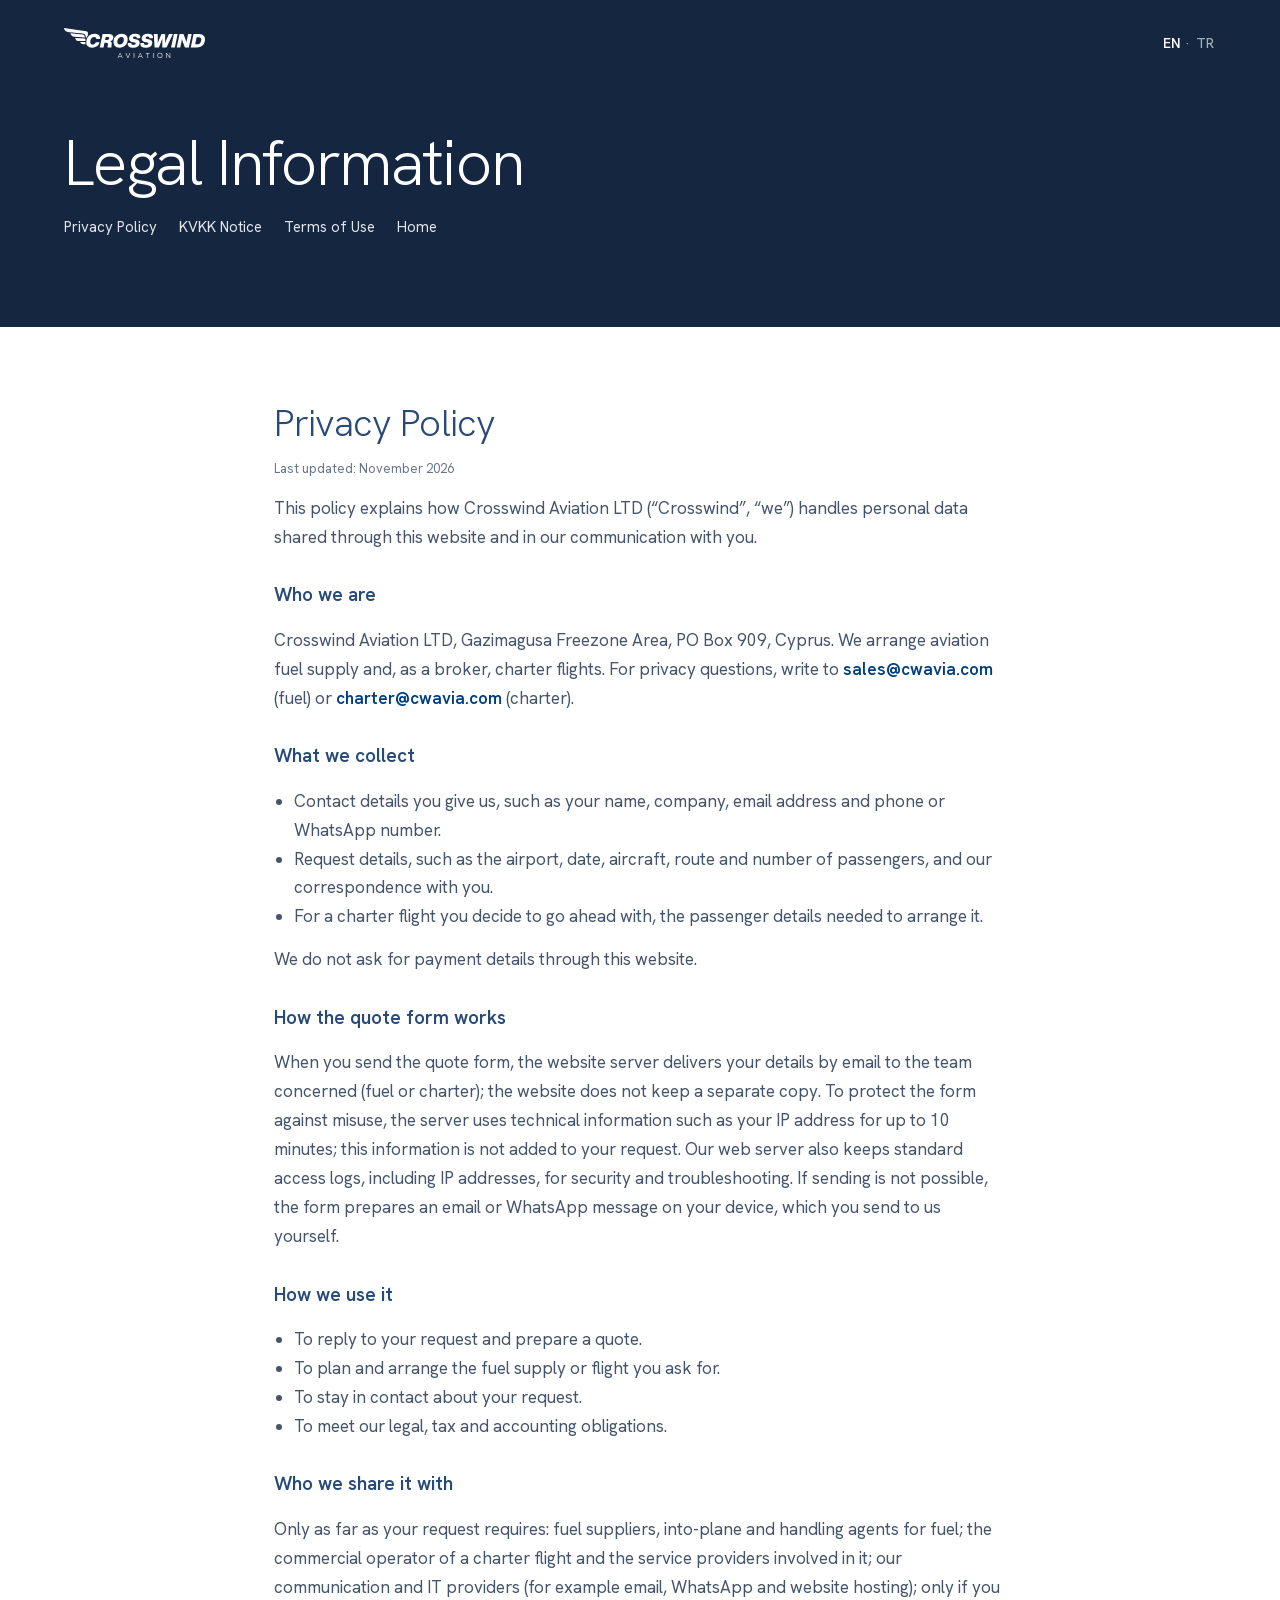
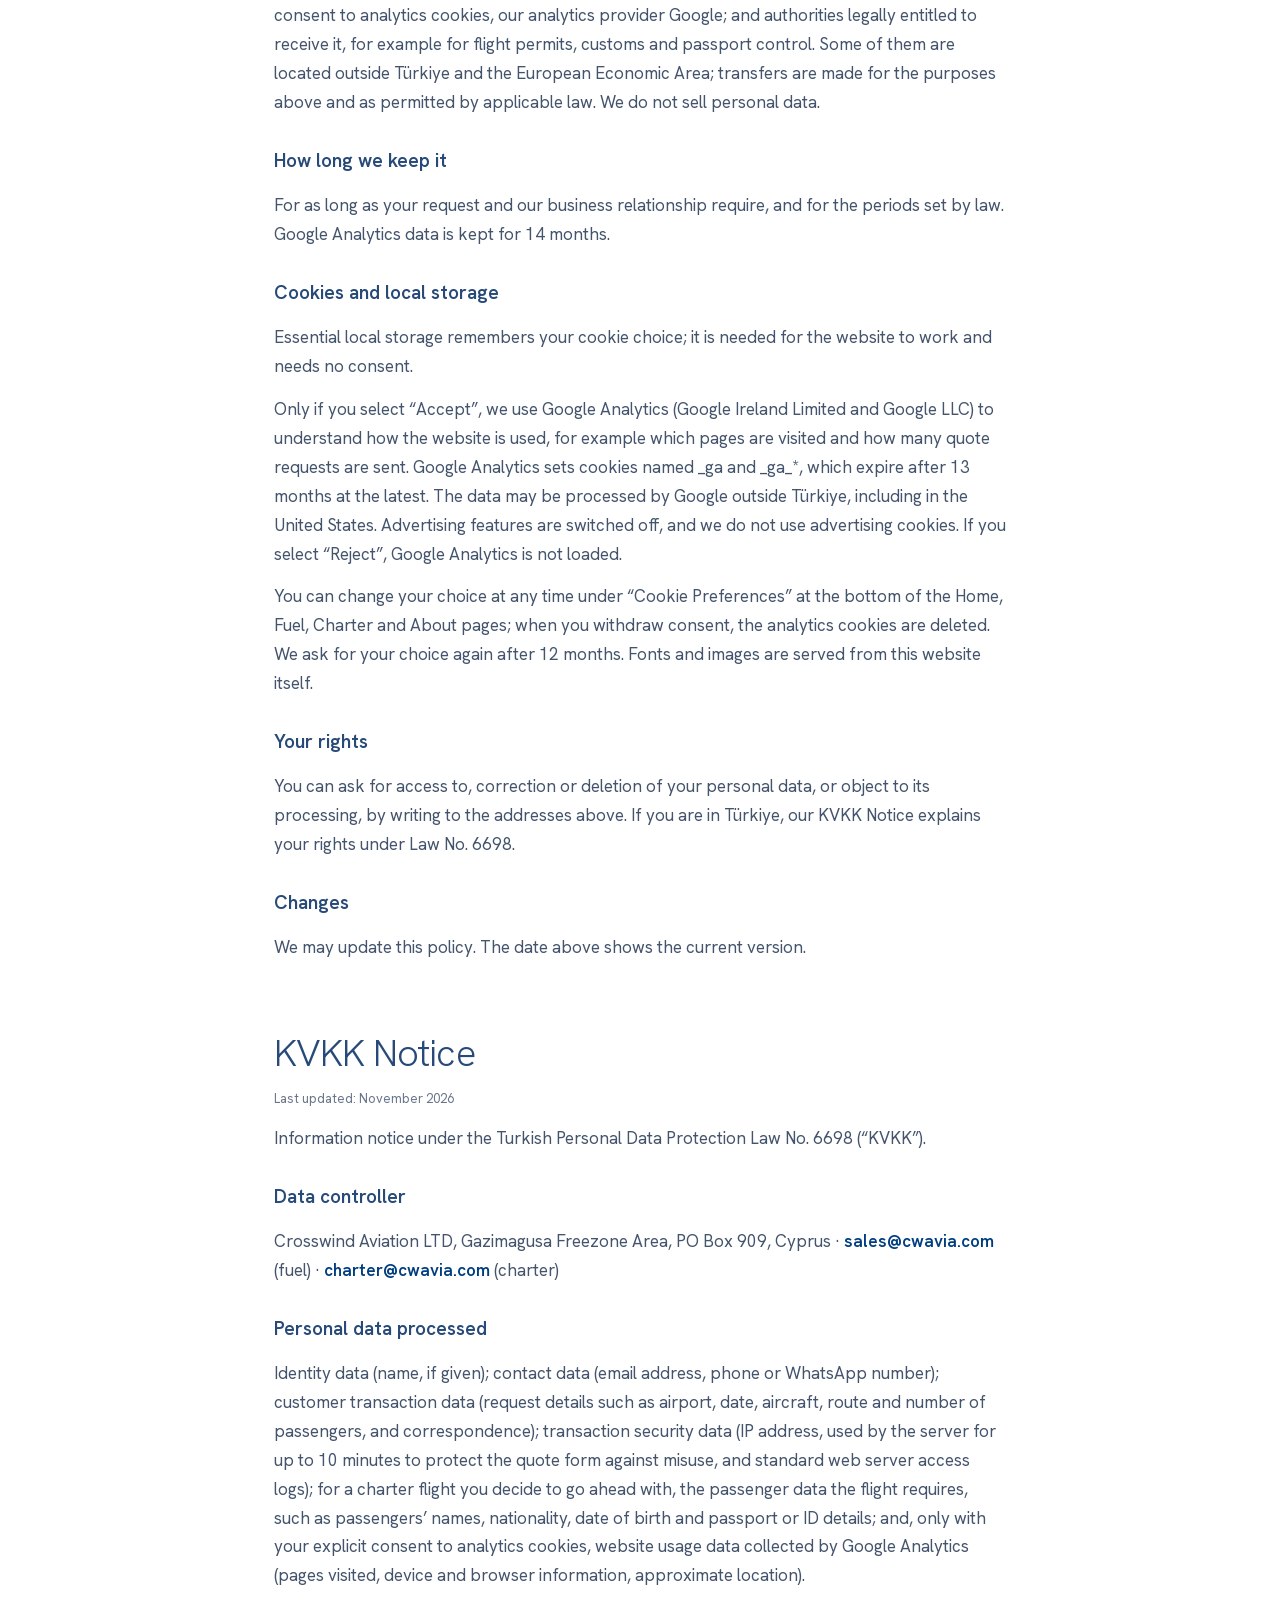
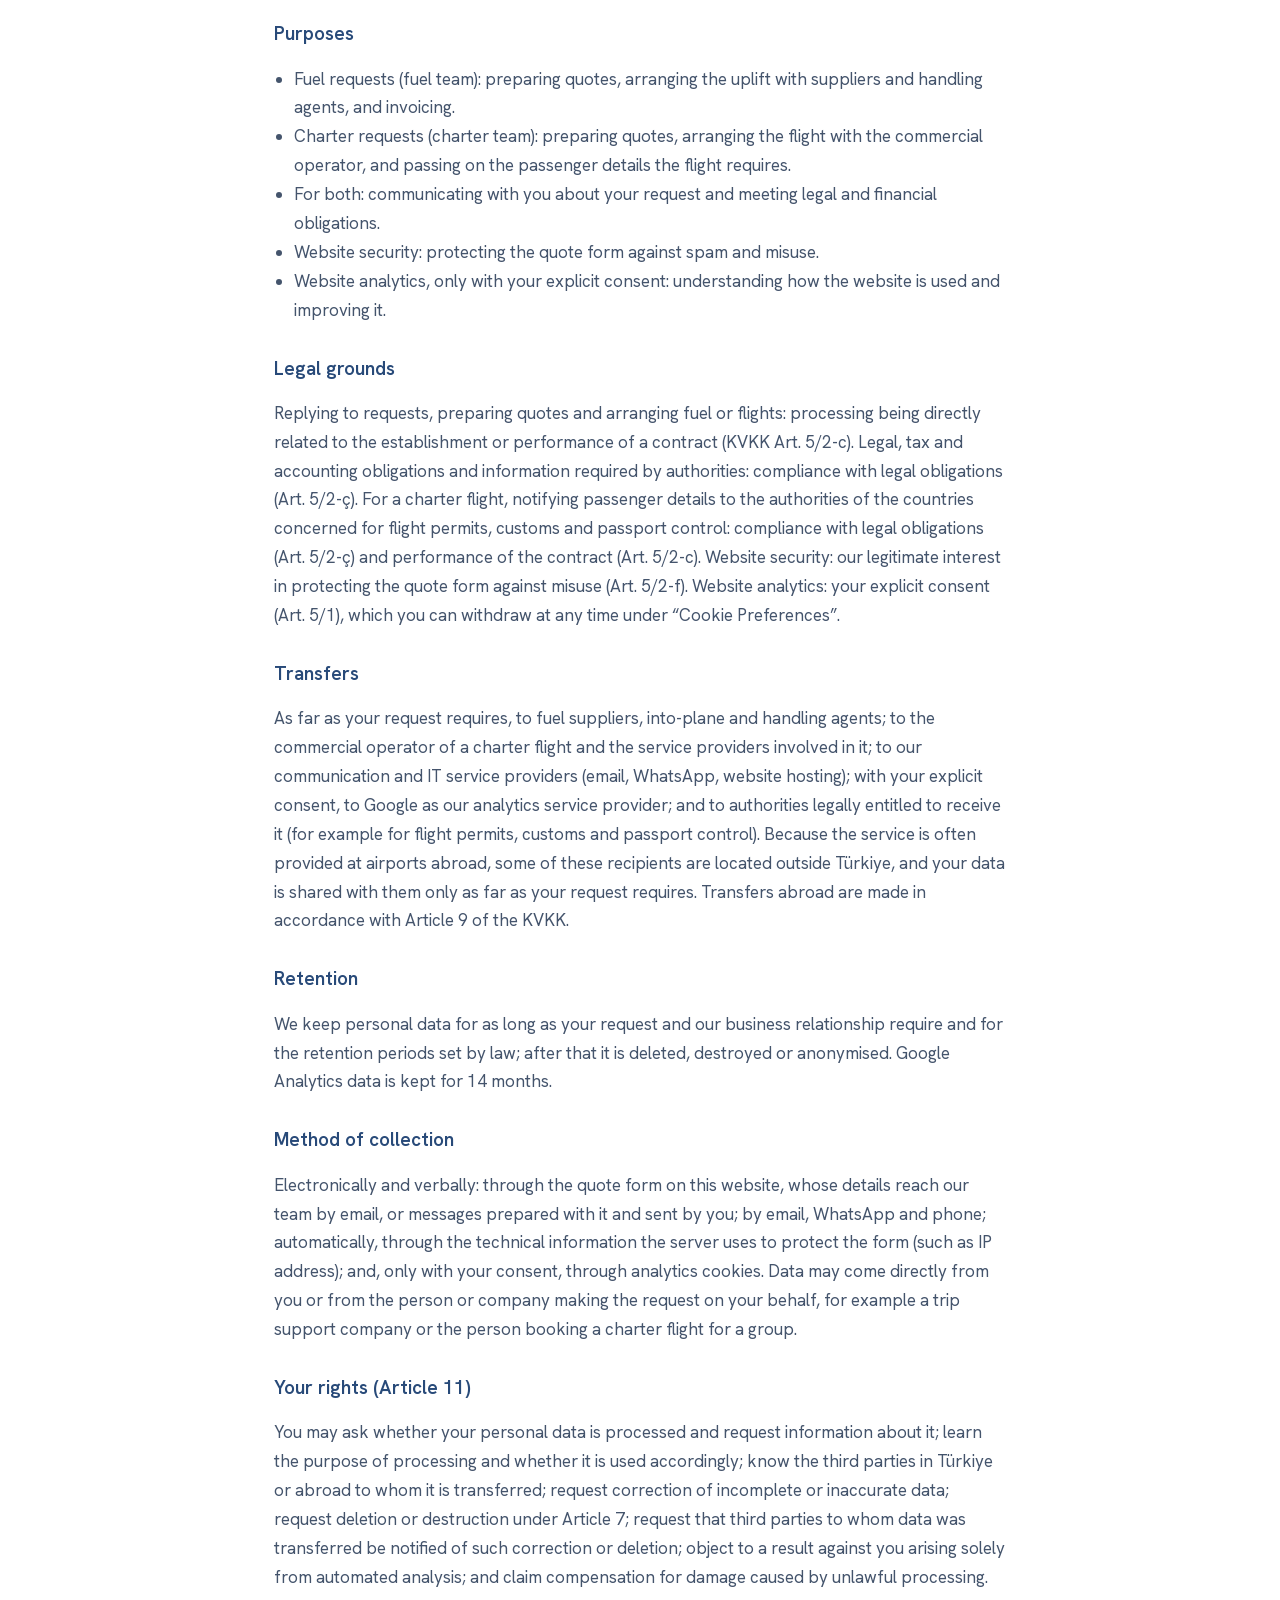
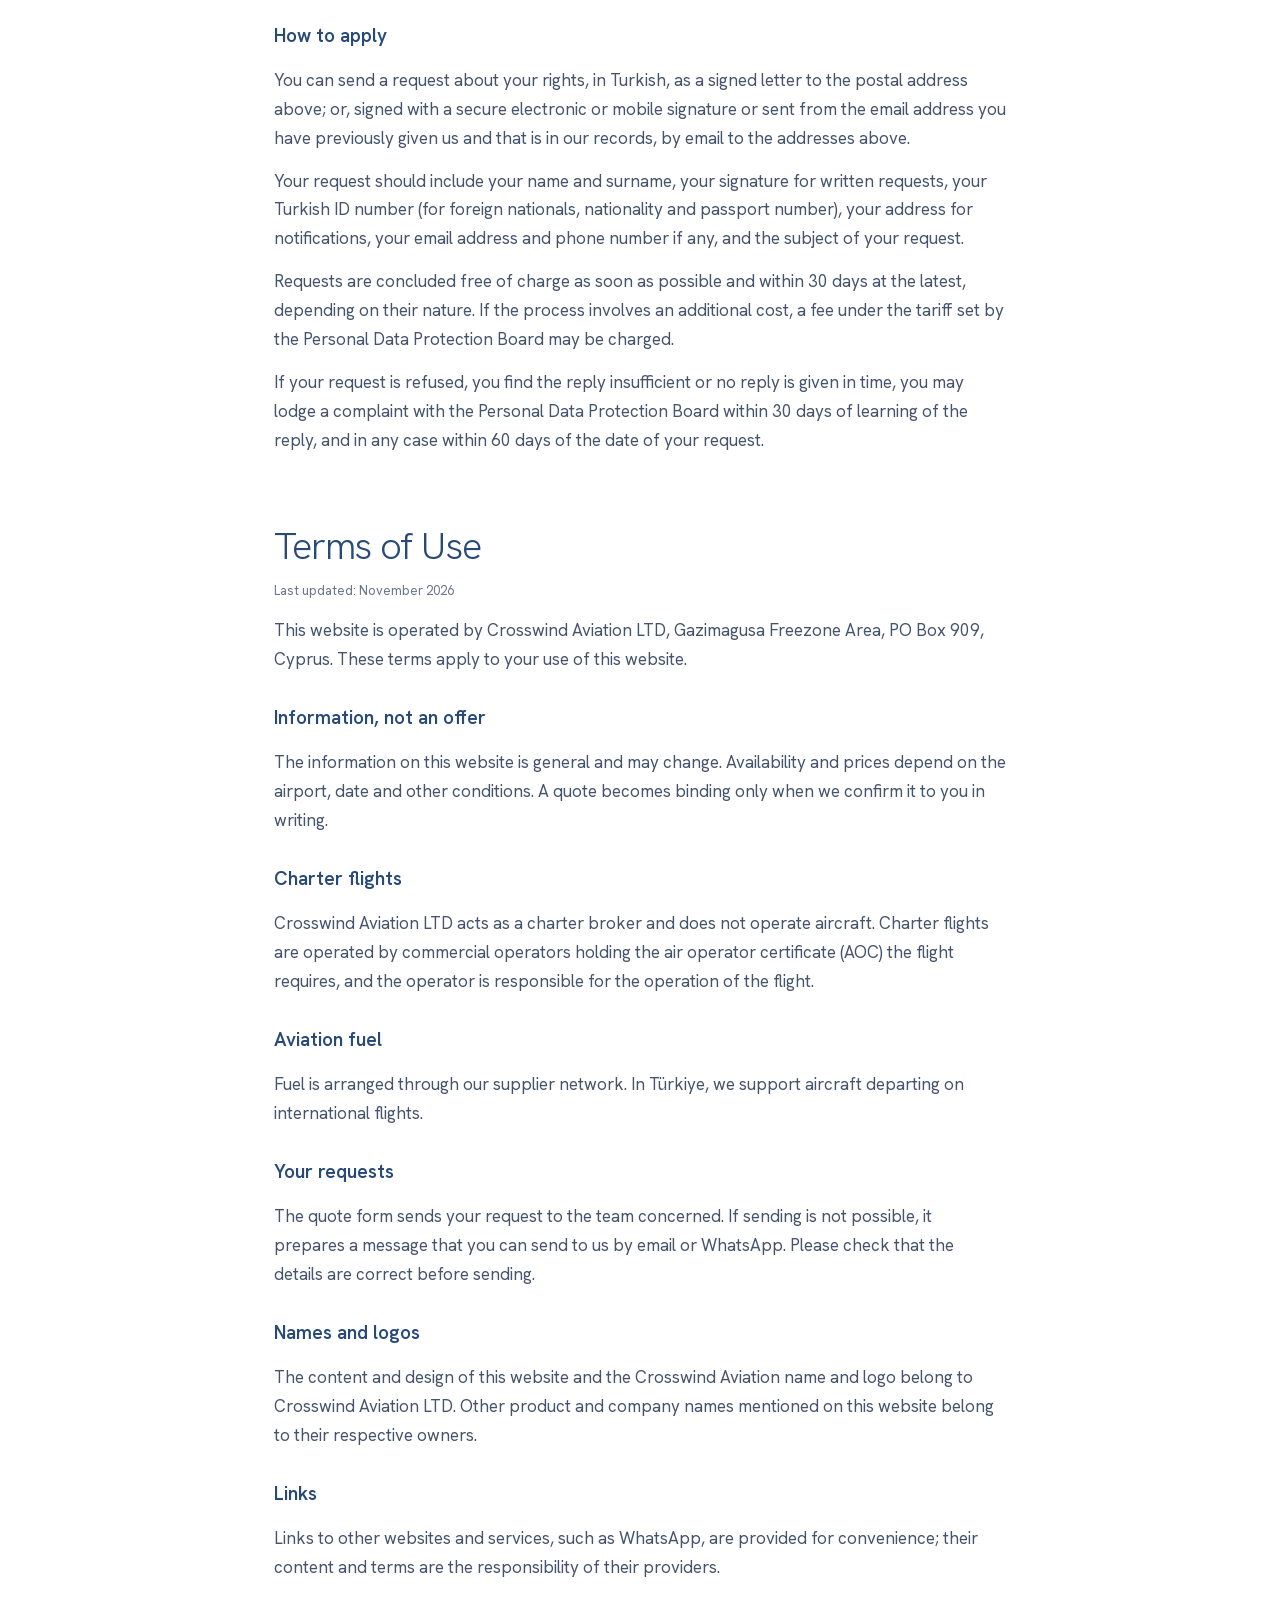
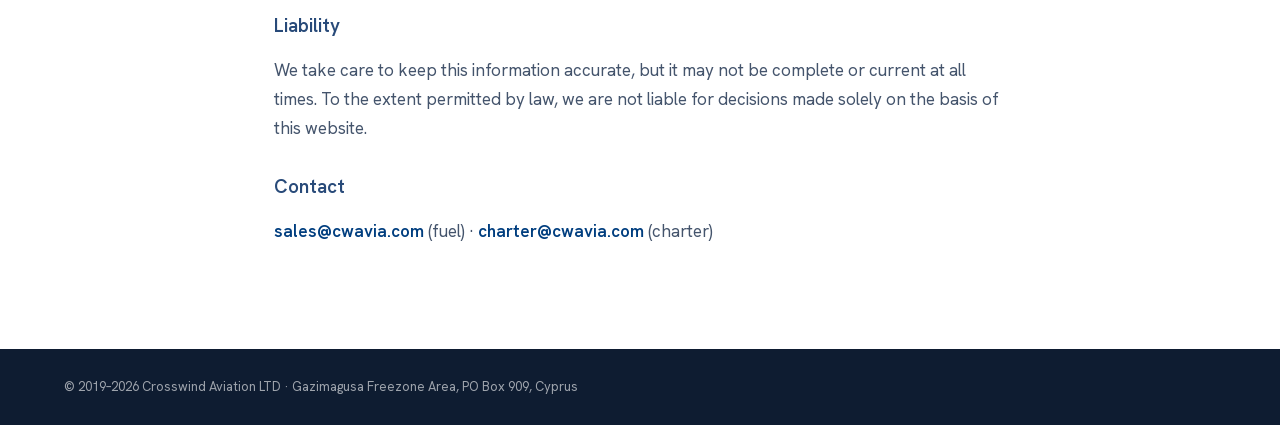
<file: legal.html>
<!doctype html>
<html lang="en">
<head>
<meta charset="utf-8">
<meta name="robots" content="noindex, nofollow">
<meta name="viewport" content="width=device-width, initial-scale=1, viewport-fit=cover">
<title>Legal Information · Crosswind Aviation</title>
<meta name="description" content="Privacy Policy, KVKK Notice, Terms of Use · Crosswind Aviation LTD">
<meta name="theme-color" content="#142640">
<link rel="canonical" href="https://cwavia.com/legal.html">
<link rel="alternate" hreflang="en" href="https://cwavia.com/legal.html">
<link rel="alternate" hreflang="tr" href="https://cwavia.com/tr/legal.html">
<link rel="alternate" hreflang="x-default" href="https://cwavia.com/legal.html">
<link rel="icon" href="assets/favicon.svg" type="image/svg+xml">
<link rel="icon" href="assets/favicon-32.png" type="image/png" sizes="32x32">
<link rel="apple-touch-icon" href="assets/apple-touch-icon.png">
<link rel="preload" href="assets/fonts/hanken-grotesk-latin.woff2" as="font" type="font/woff2" crossorigin>
<link rel="stylesheet" href="assets/site.css">
<style>
  /* Yasal sayfa: koyu üst bant, beyaz okuma alanı; çekmecenin metin stilleriyle aynı */
  .yasal-ust { background: var(--deep); color: #fff; padding: 28px 0 clamp(48px, 7vw, 88px); }
  .yasal-ust .wrap { display: grid; gap: clamp(40px, 6vw, 72px); }
  .yasal-ust__bar { display: flex; align-items: center; justify-content: space-between; gap: 16px; }
  .yasal-ust__bar img { height: 30px; width: auto; }
  .yasal-ust h1 { font-size: clamp(38px, 5vw, 64px); font-weight: 300; letter-spacing: -0.03em; line-height: 1.02; }
  .yasal-ust nav { display: flex; flex-wrap: wrap; gap: 8px 22px; margin-top: 20px; font-size: 15px; color: var(--on-dark); }
  .yasal-ust nav a:hover { color: #fff; }
  .yasal-govde { background: #fff; color: var(--ink-2); padding: clamp(48px, 6vw, 88px) 0 clamp(64px, 8vw, 120px); }
  .yasal-govde .wrap { max-width: 860px; display: grid; gap: clamp(48px, 6vw, 72px); }
  .yasal-bolum { font-size: 17px; line-height: 1.7; scroll-margin-top: 24px; }
  .yasal-bolum > * + * { margin-top: 14px; }
  .yasal-bolum h2 { font-size: clamp(28px, 3vw, 38px); color: var(--navy); }
  .yasal-bolum h3 { margin-top: 28px; font-size: 19px; font-weight: 600; color: var(--navy); letter-spacing: 0; }
  .yasal-bolum ul { padding-left: 20px; }
  .yasal-bolum a { color: var(--logo); font-weight: 600; }
  .yasal-alt { background: var(--deep-3); color: rgba(255,255,255,.6); font-size: 13px; padding: 28px 0; }
</style>
</head>
<body>
<a class="atla" href="#icerik">Skip to content</a>
<header class="yasal-ust">
  <div class="wrap">
    <div class="yasal-ust__bar"><a href="index.html" aria-label="Crosswind Aviation, Home"><img src="assets/crosswind-logo-beyaz.svg" alt="Crosswind Aviation"></a><div class="dil" aria-label="Language"><b aria-current="true">EN</b> · <a href="tr/legal.html" hreflang="tr" lang="tr">TR</a></div></div>
    <div><h1>Legal Information</h1><nav aria-label="Legal Information"><a href="#gizlilik">Privacy Policy</a><a href="#kvkk">KVKK Notice</a><a href="#kosullar">Terms of Use</a><a href="index.html">Home</a></nav></div>
  </div>
</header>
<main class="yasal-govde" id="icerik" tabindex="-1">
  <div class="wrap">
  <section class="yasal-bolum" id="gizlilik" aria-labelledby="gizlilik-baslik">
    <h2 id="gizlilik-baslik">Privacy Policy</h2>
    <p class="cekmece__tarih">Last updated: November 2026</p>
    <p>This policy explains how Crosswind Aviation LTD (“Crosswind”, “we”) handles personal data shared through this website and in our communication with you.</p><h3>Who we are</h3><p>Crosswind Aviation LTD, Gazimagusa Freezone Area, PO Box 909, Cyprus. We arrange aviation fuel supply and, as a broker, charter flights. For privacy questions, write to <a href="mailto:sales@cwavia.com">sales@cwavia.com</a> (fuel) or <a href="mailto:charter@cwavia.com">charter@cwavia.com</a> (charter).</p><h3>What we collect</h3><ul><li>Contact details you give us, such as your name, company, email address and phone or WhatsApp number.</li><li>Request details, such as the airport, date, aircraft, route and number of passengers, and our correspondence with you.</li><li>For a charter flight you decide to go ahead with, the passenger details needed to arrange it.</li></ul><p>We do not ask for payment details through this website.</p><h3>How the quote form works</h3><p>When you send the quote form, the website server delivers your details by email to the team concerned (fuel or charter); the website does not keep a separate copy. To protect the form against misuse, the server uses technical information such as your IP address for up to 10 minutes; this information is not added to your request. Our web server also keeps standard access logs, including IP addresses, for security and troubleshooting. If sending is not possible, the form prepares an email or WhatsApp message on your device, which you send to us yourself.</p><h3>How we use it</h3><ul><li>To reply to your request and prepare a quote.</li><li>To plan and arrange the fuel supply or flight you ask for.</li><li>To stay in contact about your request.</li><li>To meet our legal, tax and accounting obligations.</li></ul><h3>Who we share it with</h3><p>Only as far as your request requires: fuel suppliers, into-plane and handling agents for fuel; the commercial operator of a charter flight and the service providers involved in it; our communication and IT providers (for example email, WhatsApp and website hosting); only if you consent to analytics cookies, our analytics provider Google; and authorities legally entitled to receive it, for example for flight permits, customs and passport control. Some of them are located outside Türkiye and the European Economic Area; transfers are made for the purposes above and as permitted by applicable law. We do not sell personal data.</p><h3>How long we keep it</h3><p>For as long as your request and our business relationship require, and for the periods set by law. Google Analytics data is kept for 14 months.</p><h3>Cookies and local storage</h3><p>Essential local storage remembers your cookie choice; it is needed for the website to work and needs no consent.</p><p>Only if you select “Accept”, we use Google Analytics (Google Ireland Limited and Google LLC) to understand how the website is used, for example which pages are visited and how many quote requests are sent. Google Analytics sets cookies named _ga and _ga_*, which expire after 13 months at the latest. The data may be processed by Google outside Türkiye, including in the United States. Advertising features are switched off, and we do not use advertising cookies. If you select “Reject”, Google Analytics is not loaded.</p><p>You can change your choice at any time under “Cookie Preferences” at the bottom of the Home, Fuel, Charter and About pages; when you withdraw consent, the analytics cookies are deleted. We ask for your choice again after 12 months. Fonts and images are served from this website itself.</p><h3>Your rights</h3><p>You can ask for access to, correction or deletion of your personal data, or object to its processing, by writing to the addresses above. If you are in Türkiye, our KVKK Notice explains your rights under Law No. 6698.</p><h3>Changes</h3><p>We may update this policy. The date above shows the current version.</p>
  </section>
  <section class="yasal-bolum" id="kvkk" aria-labelledby="kvkk-baslik">
    <h2 id="kvkk-baslik">KVKK Notice</h2>
    <p class="cekmece__tarih">Last updated: November 2026</p>
    <p>Information notice under the Turkish Personal Data Protection Law No. 6698 (“KVKK”).</p><h3>Data controller</h3><p>Crosswind Aviation LTD, Gazimagusa Freezone Area, PO Box 909, Cyprus · <a href="mailto:sales@cwavia.com">sales@cwavia.com</a> (fuel) · <a href="mailto:charter@cwavia.com">charter@cwavia.com</a> (charter)</p><h3>Personal data processed</h3><p>Identity data (name, if given); contact data (email address, phone or WhatsApp number); customer transaction data (request details such as airport, date, aircraft, route and number of passengers, and correspondence); transaction security data (IP address, used by the server for up to 10 minutes to protect the quote form against misuse, and standard web server access logs); for a charter flight you decide to go ahead with, the passenger data the flight requires, such as passengers’ names, nationality, date of birth and passport or ID details; and, only with your explicit consent to analytics cookies, website usage data collected by Google Analytics (pages visited, device and browser information, approximate location).</p><h3>Purposes</h3><ul><li>Fuel requests (fuel team): preparing quotes, arranging the uplift with suppliers and handling agents, and invoicing.</li><li>Charter requests (charter team): preparing quotes, arranging the flight with the commercial operator, and passing on the passenger details the flight requires.</li><li>For both: communicating with you about your request and meeting legal and financial obligations.</li><li>Website security: protecting the quote form against spam and misuse.</li><li>Website analytics, only with your explicit consent: understanding how the website is used and improving it.</li></ul><h3>Legal grounds</h3><p>Replying to requests, preparing quotes and arranging fuel or flights: processing being directly related to the establishment or performance of a contract (KVKK Art. 5/2-c). Legal, tax and accounting obligations and information required by authorities: compliance with legal obligations (Art. 5/2-ç). For a charter flight, notifying passenger details to the authorities of the countries concerned for flight permits, customs and passport control: compliance with legal obligations (Art. 5/2-ç) and performance of the contract (Art. 5/2-c). Website security: our legitimate interest in protecting the quote form against misuse (Art. 5/2-f). Website analytics: your explicit consent (Art. 5/1), which you can withdraw at any time under “Cookie Preferences”.</p><h3>Transfers</h3><p>As far as your request requires, to fuel suppliers, into-plane and handling agents; to the commercial operator of a charter flight and the service providers involved in it; to our communication and IT service providers (email, WhatsApp, website hosting); with your explicit consent, to Google as our analytics service provider; and to authorities legally entitled to receive it (for example for flight permits, customs and passport control). Because the service is often provided at airports abroad, some of these recipients are located outside Türkiye, and your data is shared with them only as far as your request requires. Transfers abroad are made in accordance with Article 9 of the KVKK.</p><h3>Retention</h3><p>We keep personal data for as long as your request and our business relationship require and for the retention periods set by law; after that it is deleted, destroyed or anonymised. Google Analytics data is kept for 14 months.</p><h3>Method of collection</h3><p>Electronically and verbally: through the quote form on this website, whose details reach our team by email, or messages prepared with it and sent by you; by email, WhatsApp and phone; automatically, through the technical information the server uses to protect the form (such as IP address); and, only with your consent, through analytics cookies. Data may come directly from you or from the person or company making the request on your behalf, for example a trip support company or the person booking a charter flight for a group.</p><h3>Your rights (Article 11)</h3><p>You may ask whether your personal data is processed and request information about it; learn the purpose of processing and whether it is used accordingly; know the third parties in Türkiye or abroad to whom it is transferred; request correction of incomplete or inaccurate data; request deletion or destruction under Article 7; request that third parties to whom data was transferred be notified of such correction or deletion; object to a result against you arising solely from automated analysis; and claim compensation for damage caused by unlawful processing.</p><h3>How to apply</h3><p>You can send a request about your rights, in Turkish, as a signed letter to the postal address above; or, signed with a secure electronic or mobile signature or sent from the email address you have previously given us and that is in our records, by email to the addresses above.</p><p>Your request should include your name and surname, your signature for written requests, your Turkish ID number (for foreign nationals, nationality and passport number), your address for notifications, your email address and phone number if any, and the subject of your request.</p><p>Requests are concluded free of charge as soon as possible and within 30 days at the latest, depending on their nature. If the process involves an additional cost, a fee under the tariff set by the Personal Data Protection Board may be charged.</p><p>If your request is refused, you find the reply insufficient or no reply is given in time, you may lodge a complaint with the Personal Data Protection Board within 30 days of learning of the reply, and in any case within 60 days of the date of your request.</p>
  </section>
  <section class="yasal-bolum" id="kosullar" aria-labelledby="kosullar-baslik">
    <h2 id="kosullar-baslik">Terms of Use</h2>
    <p class="cekmece__tarih">Last updated: November 2026</p>
    <p>This website is operated by Crosswind Aviation LTD, Gazimagusa Freezone Area, PO Box 909, Cyprus. These terms apply to your use of this website.</p><h3>Information, not an offer</h3><p>The information on this website is general and may change. Availability and prices depend on the airport, date and other conditions. A quote becomes binding only when we confirm it to you in writing.</p><h3>Charter flights</h3><p>Crosswind Aviation LTD acts as a charter broker and does not operate aircraft. Charter flights are operated by commercial operators holding the air operator certificate (AOC) the flight requires, and the operator is responsible for the operation of the flight.</p><h3>Aviation fuel</h3><p>Fuel is arranged through our supplier network. In Türkiye, we support aircraft departing on international flights.</p><h3>Your requests</h3><p>The quote form sends your request to the team concerned. If sending is not possible, it prepares a message that you can send to us by email or WhatsApp. Please check that the details are correct before sending.</p><h3>Names and logos</h3><p>The content and design of this website and the Crosswind Aviation name and logo belong to Crosswind Aviation LTD. Other product and company names mentioned on this website belong to their respective owners.</p><h3>Links</h3><p>Links to other websites and services, such as WhatsApp, are provided for convenience; their content and terms are the responsibility of their providers.</p><h3>Liability</h3><p>We take care to keep this information accurate, but it may not be complete or current at all times. To the extent permitted by law, we are not liable for decisions made solely on the basis of this website.</p><h3>Contact</h3><p><a href="mailto:sales@cwavia.com">sales@cwavia.com</a> (fuel) · <a href="mailto:charter@cwavia.com">charter@cwavia.com</a> (charter)</p>
  </section>
  </div>
</main>
<footer class="yasal-alt"><div class="wrap">© 2019–2026 Crosswind Aviation LTD · Gazimagusa Freezone Area, PO Box 909, Cyprus</div></footer>
</body>
</html>
</file>
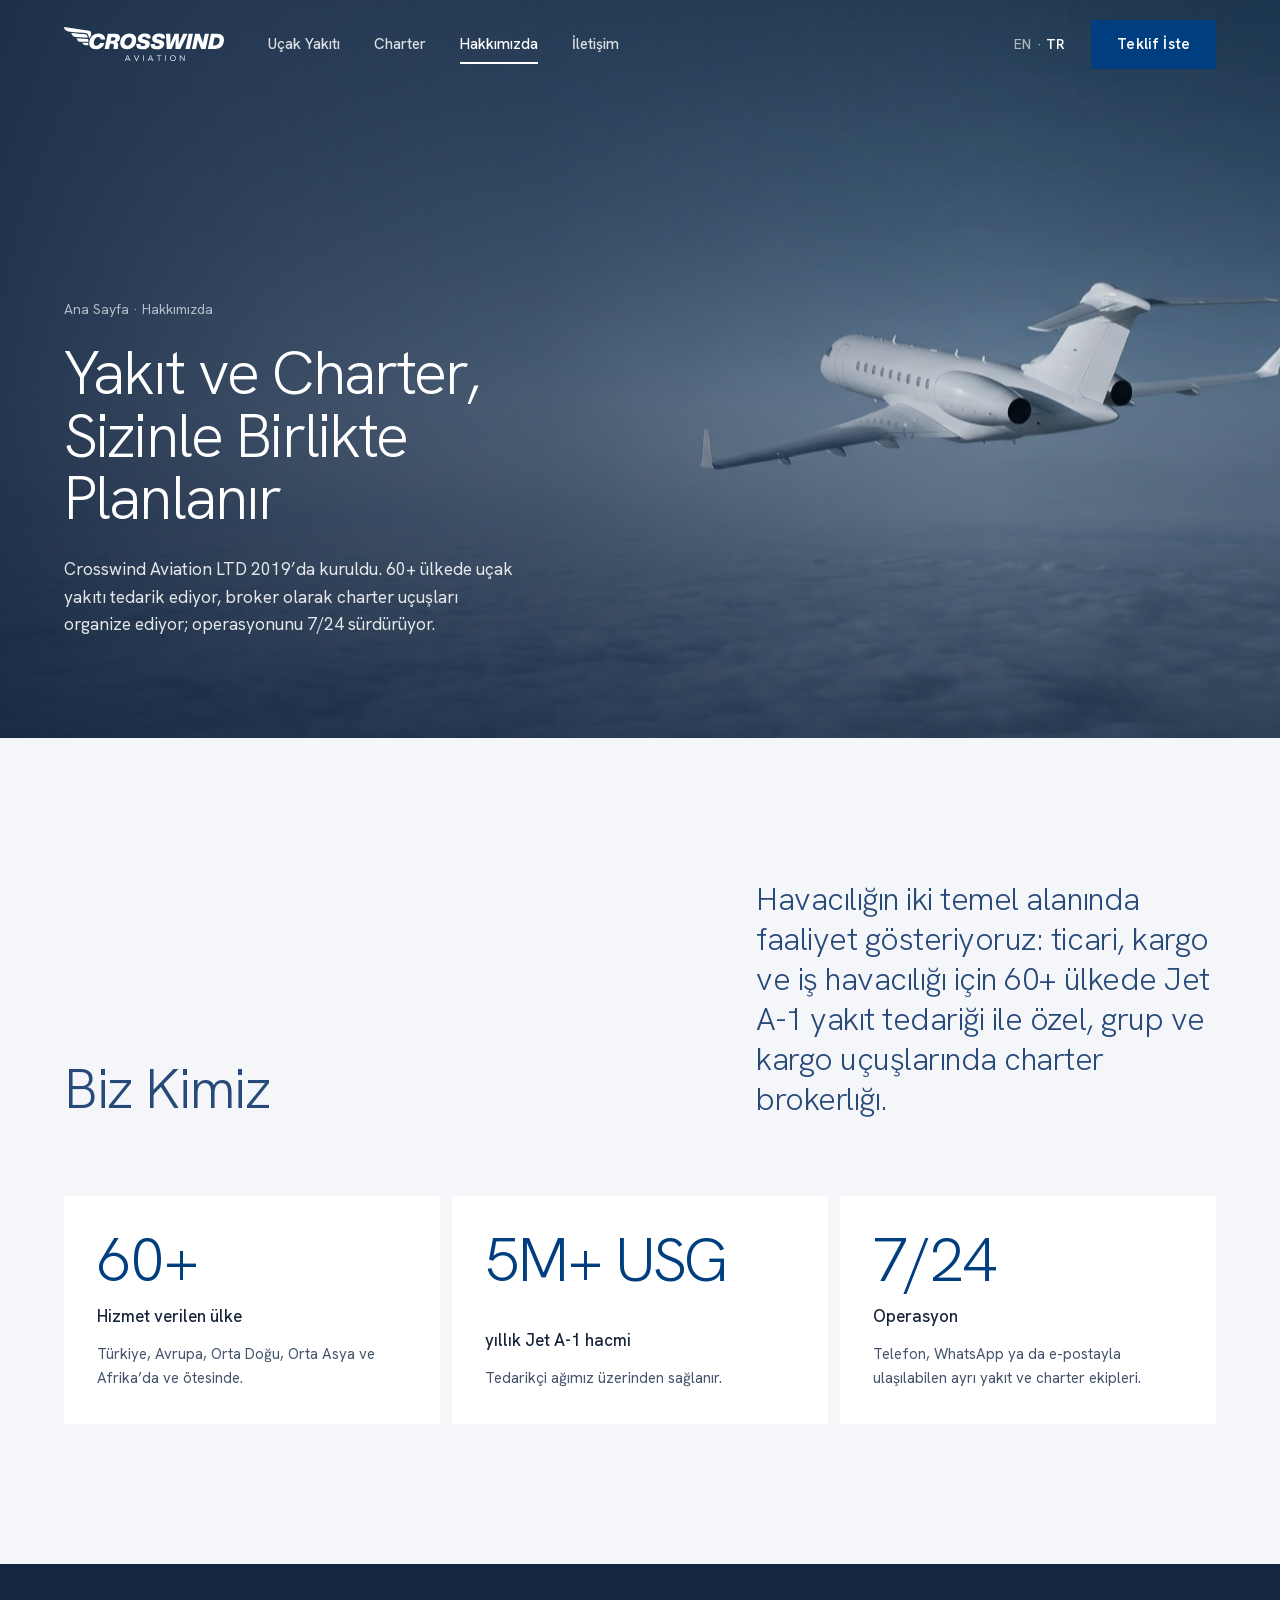
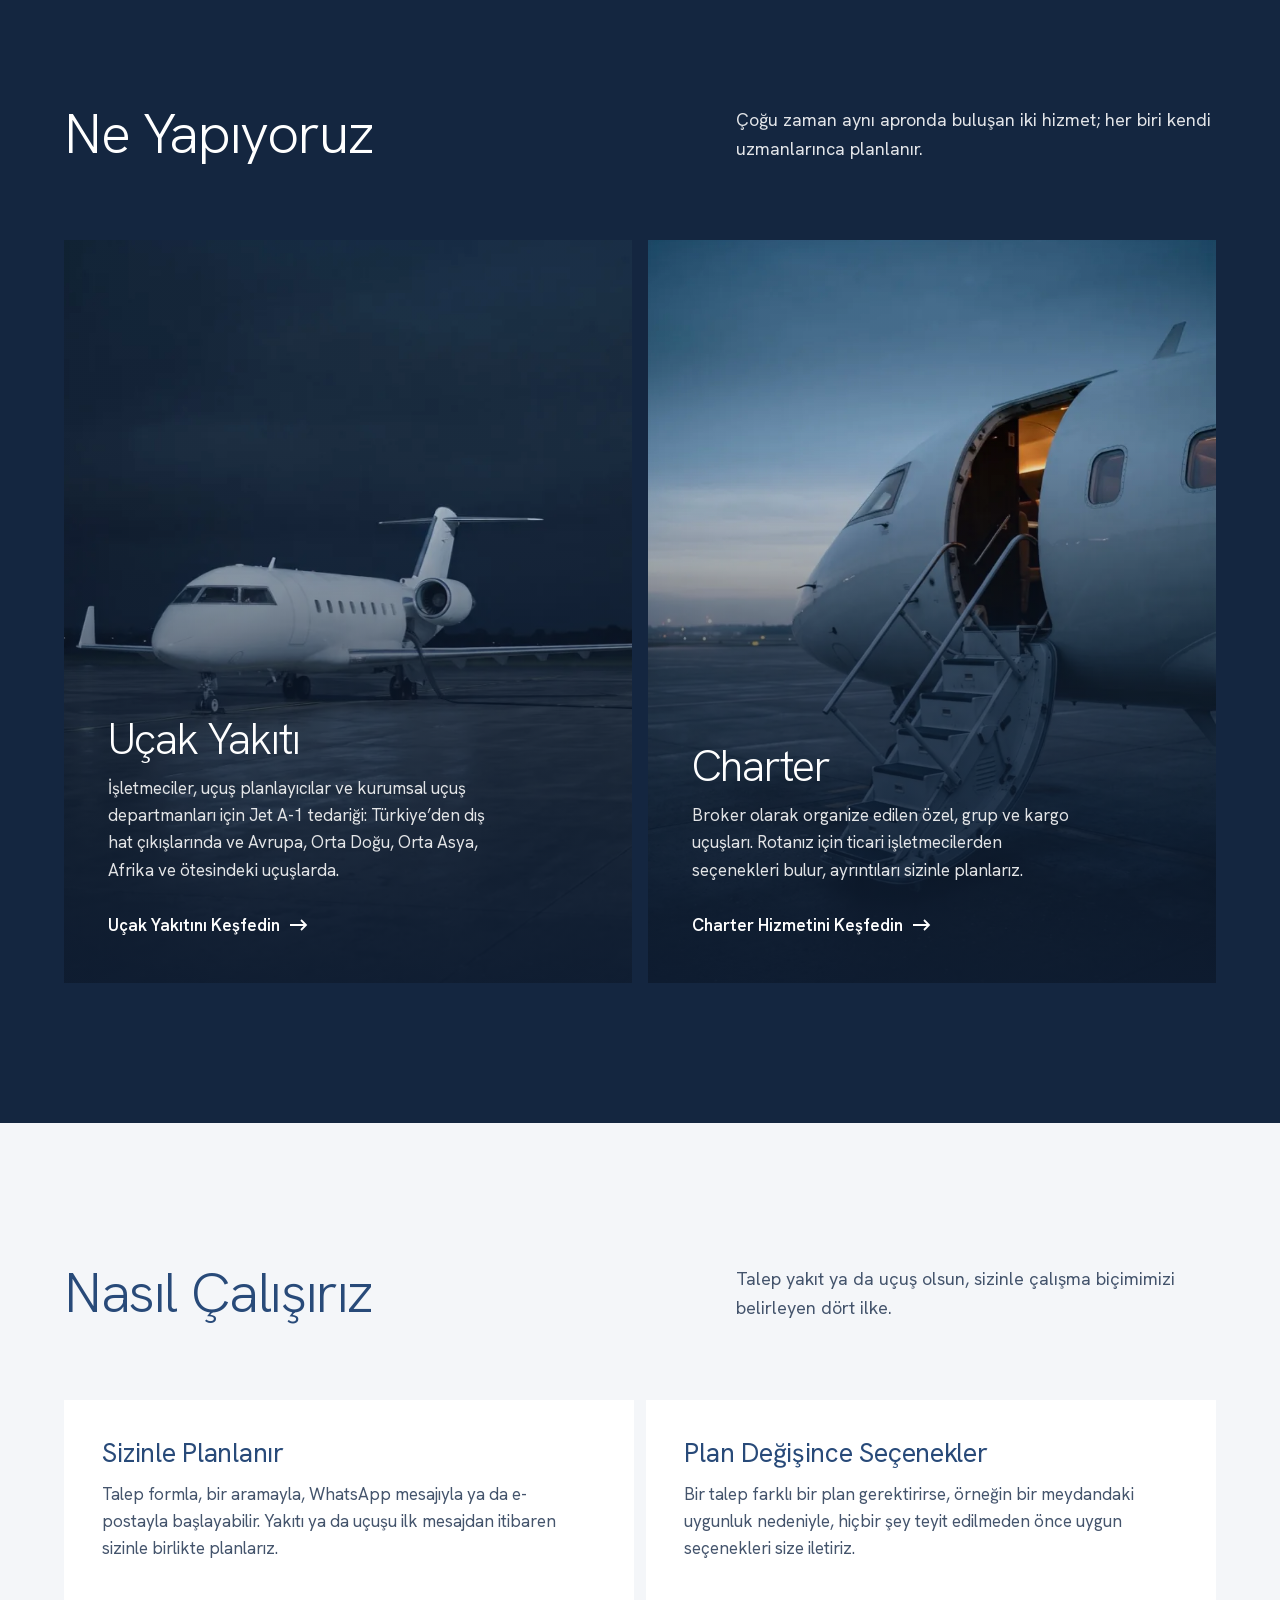
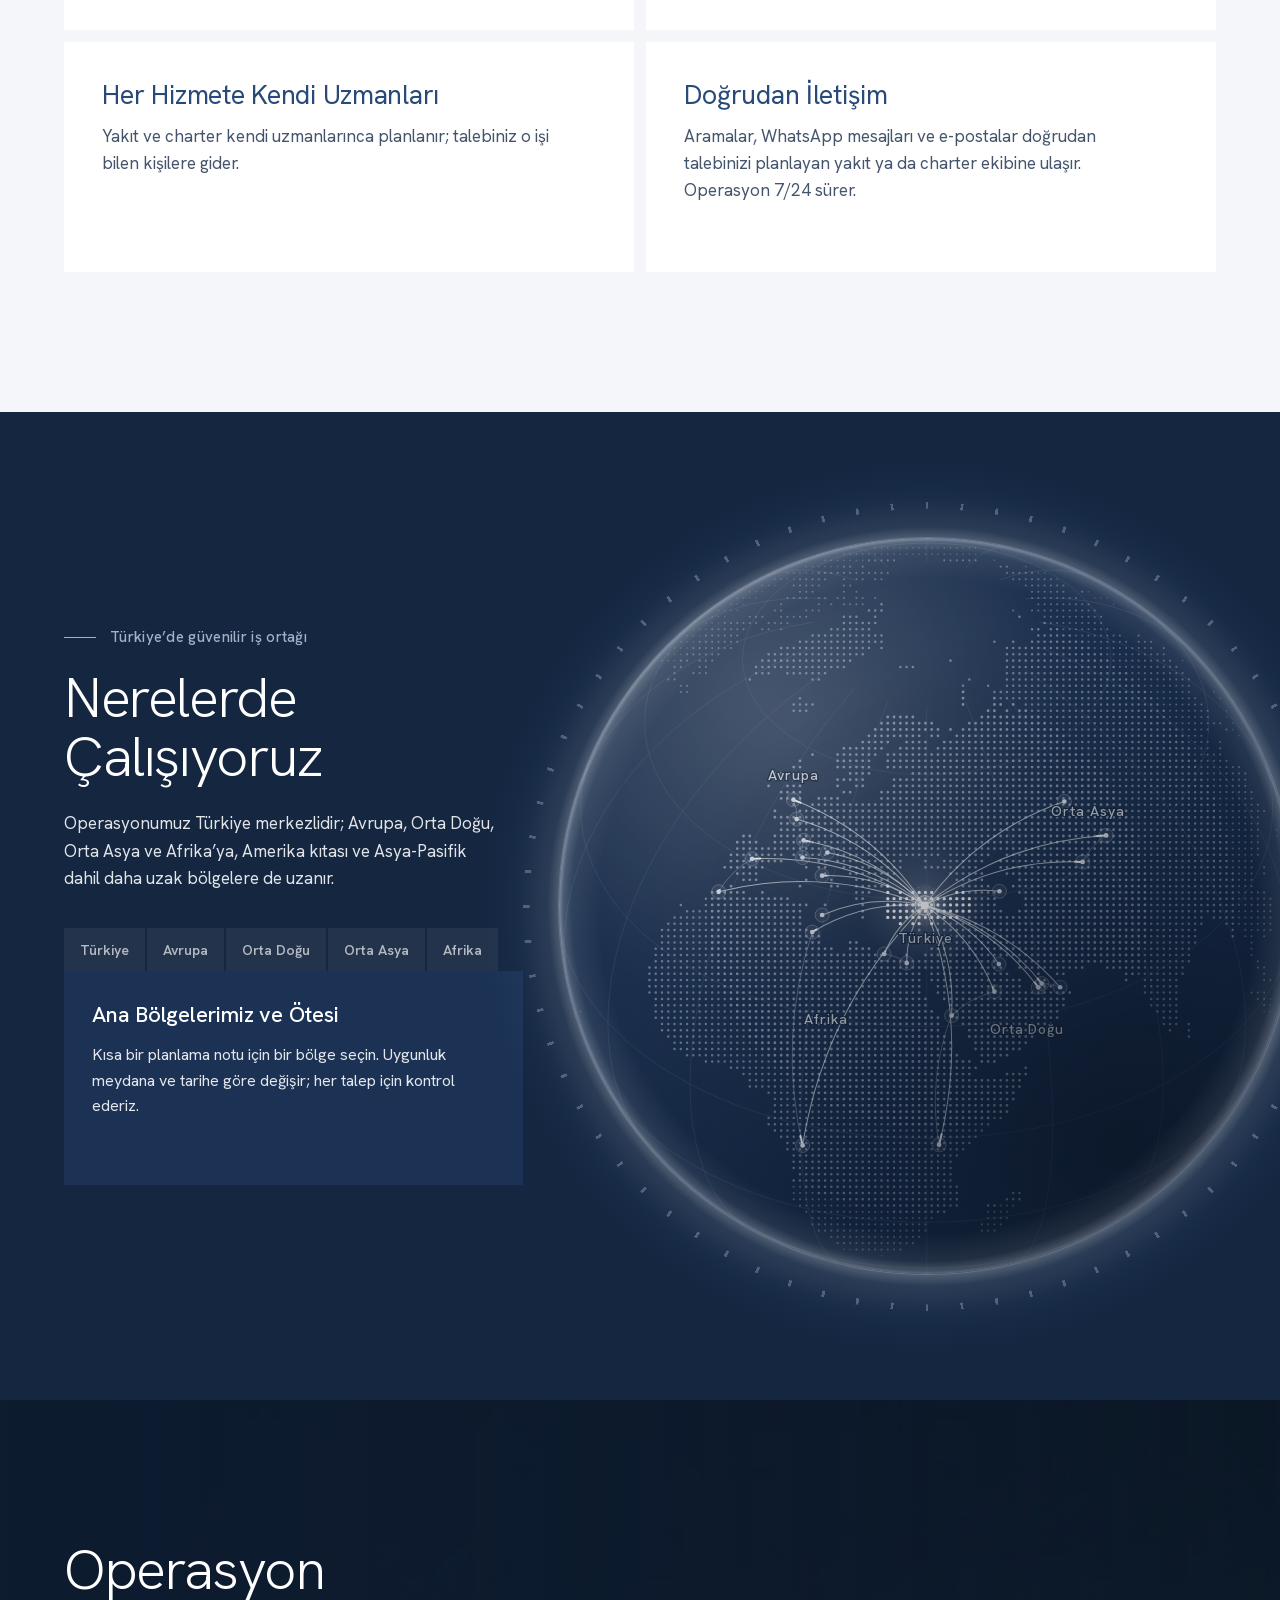
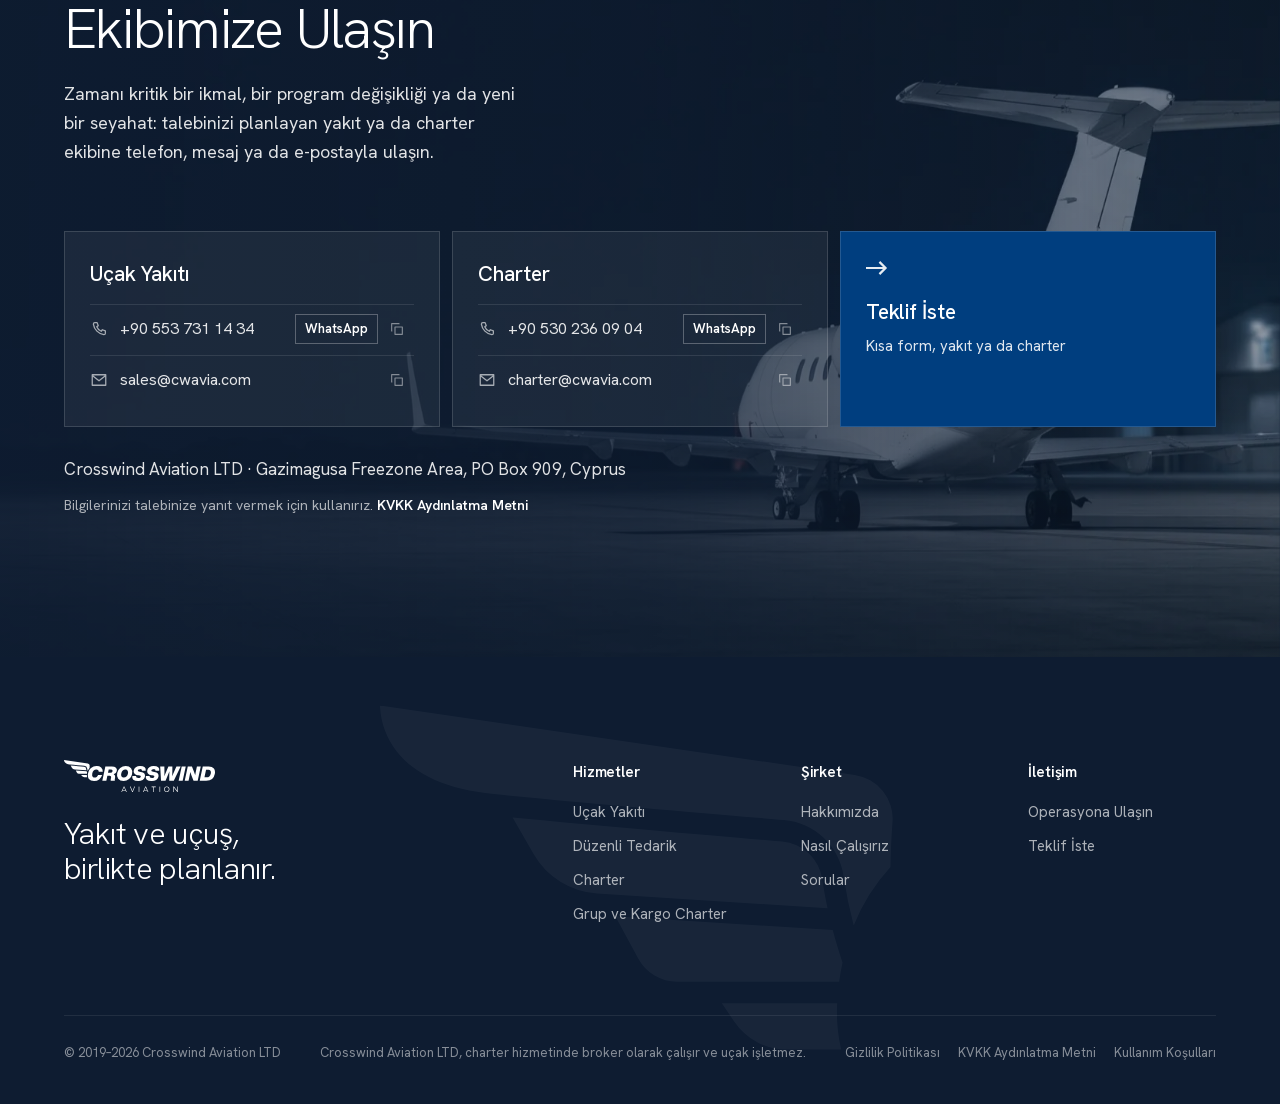
<file: tr/about.html>
<!doctype html>
<html lang="tr" class="js-yok">
<head>
<meta charset="utf-8">
<meta name="robots" content="noindex, nofollow">
<meta name="viewport" content="width=device-width, initial-scale=1, viewport-fit=cover">
<title>Hakkımızda · Crosswind Aviation</title>
<meta name="description" content="Crosswind Aviation: Türkiye ve Körfez dahil 60+ ülkede uçak yakıtı tedariği ve broker olarak charter uçuşları; 7/24 operasyon.">
<meta name="theme-color" content="#142640">
<meta property="og:type" content="website">
<meta property="og:site_name" content="Crosswind Aviation">
<meta property="og:title" content="Hakkımızda · Crosswind Aviation">
<meta property="og:description" content="Crosswind Aviation: Türkiye ve Körfez dahil 60+ ülkede uçak yakıtı tedariği ve broker olarak charter uçuşları; 7/24 operasyon.">
<link rel="canonical" href="https://cwavia.com/tr/about.html">
<link rel="alternate" hreflang="en" href="https://cwavia.com/about.html">
<link rel="alternate" hreflang="tr" href="https://cwavia.com/tr/about.html">
<link rel="alternate" hreflang="x-default" href="https://cwavia.com/about.html">
<meta property="og:url" content="https://cwavia.com/tr/about.html">
<meta property="og:locale" content="tr_TR">
<meta property="og:locale:alternate" content="en_GB">
<meta property="og:image" content="https://cwavia.com/assets/og-image-tr.jpg">
<meta property="og:image:width" content="1200">
<meta property="og:image:height" content="630">
<meta property="og:image:alt" content="Crosswind Aviation · Yakıt ve uçuş, birlikte planlanır.">
<meta name="twitter:card" content="summary_large_image">
<meta name="twitter:title" content="Hakkımızda · Crosswind Aviation">
<meta name="twitter:description" content="Crosswind Aviation: Türkiye ve Körfez dahil 60+ ülkede uçak yakıtı tedariği ve broker olarak charter uçuşları; 7/24 operasyon.">
<meta name="twitter:image" content="https://cwavia.com/assets/og-image-tr.jpg">
<link rel="icon" href="../assets/favicon.svg" type="image/svg+xml">
<link rel="icon" href="../assets/favicon-32.png" type="image/png" sizes="32x32">
<link rel="apple-touch-icon" href="../assets/apple-touch-icon.png">
<link rel="preload" href="../assets/fonts/hanken-grotesk-latin.woff2" as="font" type="font/woff2" crossorigin>
<link rel="preload" href="../assets/fonts/hanken-grotesk-latin-ext.woff2" as="font" type="font/woff2" crossorigin>
<link rel="stylesheet" href="../assets/site.css">
<link rel="preload" as="image" href="../assets/ucus.webp" type="image/webp">
<script type="application/ld+json" data-uretim>{"@context":"https://schema.org","@type":"Organization","name":"Crosswind Aviation","legalName":"Crosswind Aviation LTD","url":"https://cwavia.com/","logo":"https://cwavia.com/assets/apple-touch-icon.png","address":{"@type":"PostalAddress","streetAddress":"Gazimagusa Freezone Area","postOfficeBoxNumber":"PO Box 909","addressCountry":"Cyprus"},"contactPoint":[{"@type":"ContactPoint","contactType":"Aviation fuel","telephone":"+905537311434","email":"sales@cwavia.com","availableLanguage":["en","tr"]},{"@type":"ContactPoint","contactType":"Charter","telephone":"+905302360904","email":"charter@cwavia.com","availableLanguage":["en","tr"]}]}</script>
</head>
<body>
<a class="atla" href="#icerik">İçeriğe geç</a>
<svg width="0" height="0" style="position:absolute" aria-hidden="true">
  <symbol id="i-ok" viewBox="0 0 18 12"><path d="M0 6h16M11 1l5 5-5 5" fill="none" stroke="currentColor" stroke-width="1.8"/></symbol>
  <symbol id="i-mesaj" viewBox="0 0 24 24"><path d="M4 4h16v12H10l-6 4z" fill="none" stroke="currentColor" stroke-width="1.7" stroke-linejoin="round"/></symbol>
  <symbol id="i-posta" viewBox="0 0 24 24"><path d="M3 5h18v14H3z M3 6l9 7 9-7" fill="none" stroke="currentColor" stroke-width="1.7" stroke-linejoin="round"/></symbol>
  <symbol id="i-tel" viewBox="0 0 24 24"><path d="M6.5 3.5h3l1.5 4-2 1.5a11 11 0 0 0 6 6l1.5-2 4 1.5v3a2 2 0 0 1-2 2A16.5 16.5 0 0 1 4.5 5.5a2 2 0 0 1 2-2z" fill="none" stroke="currentColor" stroke-width="1.7" stroke-linejoin="round"/></symbol>
  <symbol id="i-kanat" viewBox="0 0 40 27"><g transform="translate(-46.005 -35.133)" fill="currentColor"><path d="M102.82,67.782a3.418,3.418,0,0,0-3.092-2.934c-4.755-.4-13.479-1.15-20.735-1.847l1.615,2.81A6.071,6.071,0,0,0,85.5,68.854l17.717,1.118C103.047,69.167,102.914,68.425,102.82,67.782Z" transform="translate(-22.787 -19.251)"/><path d="M85.429,44.089a3.408,3.408,0,0,0-2.913-3.619L46,35.133a6.217,6.217,0,0,0,1.278,3.522c1.429,1.836,3.947,2.943,7.484,3.29,7.52.737,17.208,1.569,22.313,2a5.071,5.071,0,0,1,4.593,4.344,34.8,34.8,0,0,0,.777,3.766,14.886,14.886,0,0,1,2.827-4.492C85.291,46.435,85.336,45.277,85.429,44.089Z"/><path d="M139.913,109.218h-8.872l.963,1.417a4.894,4.894,0,0,0,4.052,2.145h4.164A12.971,12.971,0,0,1,139.913,109.218Z" transform="translate(-58.742 -51.177)"/><path d="M104.546,87.585l1.771,3.256a3.4,3.4,0,0,0,2.987,1.775h12.457q.1-.727.261-1.49c-.294-.863-.547-1.7-.753-2.485Z" transform="translate(-40.439 -36.233)"/></g></symbol>
</svg>

<header class="bar" id="bar">
  <div class="wrap">
    <a href="index.html" aria-label="Crosswind Aviation, ana sayfa"><img decoding="async" class="logo" src="../assets/crosswind-logo-beyaz.svg" alt="Crosswind Aviation"></a>
    <nav class="ana" id="ana-menu" aria-label="Ana menü">
      <a href="fuel.html">Uçak Yakıtı</a>
      <a href="charter.html">Charter</a>
      <a href="about.html" aria-current="page">Hakkımızda</a>
      <a href="#iletisim">İletişim</a>
    </nav>
    <div class="bar-sag">
      <div class="dil" aria-label="Dil"><a href="../about.html" hreflang="en" lang="en">EN</a> · <b aria-current="true">TR</b></div>
      <a class="btn btn--mavi" href="index.html#teklif">Teklif İste</a>
      <button class="menu-ac" type="button" aria-expanded="false" aria-controls="ana-menu" aria-label="Menü"><i></i><i></i><i></i></button>
    </div>
  </div>
</header>

<main id="icerik" tabindex="-1">
  <section class="sayfa-hero" aria-labelledby="baslik">
    <div class="sayfa-hero__bg" data-paralaks="0.08" style="background-image:url(../assets/ucus.jpg);background-image:image-set(url(../assets/ucus.webp) type('image/webp'), url(../assets/ucus.jpg) type('image/jpeg'))" role="img" aria-label="Sabahın erken ışığında bulutların üzerinde uçan bir iş jeti"></div>
    <div class="sayfa-hero__scrim"></div>
    <div class="wrap">
      <div class="giris-anim">
        <p class="yol"><a href="index.html">Ana Sayfa</a> · Hakkımızda</p>
        <h1 id="baslik">Yakıt ve Charter, Sizinle Birlikte Planlanır</h1>
        <p class="giris">Crosswind Aviation LTD 2019’da kuruldu. 60+ ülkede uçak yakıtı tedarik ediyor, broker olarak charter uçuşları organize ediyor; operasyonunu 7/24 sürdürüyor.</p>
      </div>
    </div>
  </section>

  <section class="bolum z-beyaz" aria-labelledby="biz-baslik">
    <div class="wrap">
      <div class="beyan-izgara">
        <h2 id="biz-baslik" class="yukari">Biz Kimiz</h2>
        <p class="beyan yukari">Havacılığın iki temel alanında faaliyet gösteriyoruz: ticari, kargo ve iş havacılığı için 60+ ülkede Jet A-1 yakıt tedariği ile özel, grup ve kargo uçuşlarında charter brokerlığı.</p>
      </div>
      <div class="rakam-satiri">
        <div class="yukari"><b class="tabular" data-say="60">60+</b><span>Hizmet verilen ülke</span><small>Türkiye, Avrupa, Orta Doğu, Orta Asya ve Afrika’da ve ötesinde.</small></div>
        <div class="yukari"><b class="tabular" data-say="5" data-son="M+ USG">5M+ USG</b><span>yıllık <span class="bitisik">Jet A-1</span> hacmi</span><small>Tedarikçi ağımız üzerinden sağlanır.</small></div>
        <div class="yukari"><b class="tabular" data-say="24" data-on="7/" data-son="">7/24</b><span>Operasyon</span><small>Telefon, WhatsApp ya da e-postayla ulaşılabilen ayrı yakıt ve charter ekipleri.</small></div>
      </div>
    </div>
  </section>

  <section class="bolum z-koyu" aria-labelledby="ne-baslik">
    <div class="wrap">
      <div class="bas">
        <h2 id="ne-baslik" class="yukari">Ne Yapıyoruz</h2>
        <p class="yukari">Çoğu zaman aynı apronda buluşan iki hizmet; her biri kendi uzmanlarınca planlanır.</p>
      </div>
      <div class="paneller">
        <a class="panel" href="fuel.html">
          <picture><source type="image/webp" srcset="../assets/yakit-ikmal-panel-sm.webp 709w, ../assets/yakit-ikmal-panel.webp 1229w" sizes="(max-width: 760px) 86vw, 50vw"><img decoding="async" src="../assets/yakit-ikmal-panel.jpg" srcset="../assets/yakit-ikmal-panel-sm.jpg 709w, ../assets/yakit-ikmal-panel.jpg 1229w" sizes="(max-width: 760px) 86vw, 50vw" alt="Gece ıslak apronda yakıt hortumu bağlı bir iş jeti" loading="lazy"></picture>
          <div class="panel__ic">
            <h3>Uçak Yakıtı</h3>
            <p>İşletmeciler, uçuş planlayıcılar ve kurumsal uçuş departmanları için Jet A-1 tedariği: Türkiye’den dış hat çıkışlarında ve Avrupa, Orta Doğu, Orta Asya, Afrika ve ötesindeki uçuşlarda.</p>
            <span class="link">Uçak Yakıtını Keşfedin <svg class="ok"><use href="#i-ok"/></svg></span>
          </div>
        </a>
        <a class="panel" href="charter.html">
          <picture><source type="image/webp" srcset="../assets/charter-sm.webp 821w, ../assets/charter.webp 1200w" sizes="(max-width: 760px) 86vw, 50vw"><img decoding="async" src="../assets/charter.jpg" srcset="../assets/charter-sm.jpg 821w, ../assets/charter.jpg 1200w" sizes="(max-width: 760px) 86vw, 50vw" alt="Şafakta bir iş jetinin açık kapısı ve merdiveni" loading="lazy"></picture>
          <div class="panel__ic">
            <h3>Charter</h3>
            <p>Broker olarak organize edilen özel, grup ve kargo uçuşları. Rotanız için ticari işletmecilerden seçenekleri bulur, ayrıntıları sizinle planlarız.</p>
            <span class="link">Charter Hizmetini Keşfedin <svg class="ok"><use href="#i-ok"/></svg></span>
          </div>
        </a>
      </div>
    </div>
  </section>

  <section class="bolum z-beyaz" id="nasil" aria-labelledby="nasil-baslik">
    <div class="wrap">
      <div class="bas">
        <h2 id="nasil-baslik" class="yukari">Nasıl Çalışırız</h2>
        <p class="yukari">Talep yakıt ya da uçuş olsun, sizinle çalışma biçimimizi belirleyen dört ilke.</p>
      </div>
      <div class="ilkeler">
        <div class="yukari"><h3>Sizinle Planlanır</h3><p>Talep formla, bir aramayla, WhatsApp mesajıyla ya da e-postayla başlayabilir. Yakıtı ya da uçuşu ilk mesajdan itibaren sizinle birlikte planlarız.</p></div>
        <div class="yukari"><h3>Plan Değişince Seçenekler</h3><p>Bir talep farklı bir plan gerektirirse, örneğin bir meydandaki uygunluk nedeniyle, hiçbir şey teyit edilmeden önce uygun seçenekleri size iletiriz.</p></div>
        <div class="yukari"><h3>Her Hizmete Kendi Uzmanları</h3><p>Yakıt ve charter kendi uzmanlarınca planlanır; talebiniz o işi bilen kişilere gider.</p></div>
        <div class="yukari"><h3>Doğrudan İletişim</h3><p>Aramalar, WhatsApp mesajları ve e-postalar doğrudan talebinizi planlayan yakıt ya da charter ekibine ulaşır. Operasyon 7/24 sürer.</p></div>
      </div>
    </div>
  </section>


  <section class="bolum z-koyu ag" aria-labelledby="ag-baslik">
    <div class="wrap">
      <div>
        <p class="ust-etiket yukari">Türkiye’de güvenilir iş ortağı</p>
        <h2 id="ag-baslik" class="yukari">Nerelerde Çalışıyoruz</h2>
        <p class="metin yukari">Operasyonumuz Türkiye merkezlidir; Avrupa, Orta Doğu, Orta Asya ve Afrika’ya, Amerika kıtası ve Asya-Pasifik dahil daha uzak bölgelere de uzanır.</p>
        <div class="bolge-sec yukari" role="group" aria-label="Bölgeler">
          <button type="button" data-bolge="tr" aria-pressed="false">Türkiye</button>
          <button type="button" data-bolge="eu" aria-pressed="false">Avrupa</button>
          <button type="button" data-bolge="me" aria-pressed="false">Orta Doğu</button>
          <button type="button" data-bolge="ca" aria-pressed="false">Orta Asya</button>
          <button type="button" data-bolge="af" aria-pressed="false">Afrika</button>
        </div>
        <div class="bolge-panel yukari" id="bolge-panel" aria-live="polite">
          <div data-icerik="hepsi"><h3>Ana Bölgelerimiz ve Ötesi</h3><p>Kısa bir planlama notu için bir bölge seçin. Uygunluk meydana ve tarihe göre değişir; her talep için kontrol ederiz.</p></div>
          <div data-icerik="tr" hidden><h3>Türkiye</h3><p>Avrupa, Körfez ve Orta Asya koridorlarının kesişim noktasındaki ana merkezimiz. Dış hat çıkışlı uçuşlarda Türkiye’nin ana hub ve kıyı meydanlarında yerel tedarikçilerle doğrudan saha koordinasyonu.</p><small><b>Operasyonel odak:</b> İstanbul ve Ankara, Karadeniz kıyısı ve yazın Antalya, Bodrum ve Dalaman kıyı meydanları.</small><div class="icao-cipler" role="group" aria-label="Meydanlar"><button type="button" data-icao="LTBA">LTBA</button><button type="button" data-icao="LTFM">LTFM</button><button type="button" data-icao="LTAI">LTAI</button><button type="button" data-icao="LTCG">LTCG</button><button type="button" data-icao="LTFE">LTFE</button><button type="button" data-icao="LTAC">LTAC</button><button type="button" data-icao="LTBS">LTBS</button><button type="button" data-icao="LTBU">LTBU</button><button type="button" data-icao="LTFJ">LTFJ</button></div></div>
          <div data-icerik="eu" hidden><h3>Avrupa</h3><p>Birleşik Krallık, Batı Avrupa ve Akdeniz’deki iş havacılığı ve ticari merkezlerde yıl boyu ikmal; yoğun sezonda birçok meydanda birden fazla tedarikçi.</p><small><b>Operasyonel odak:</b> slot kontrollü meydanlar, yazın Akdeniz ve ada trafiği, kışın Alp rotaları.</small><div class="icao-cipler" role="group" aria-label="Meydanlar"><button type="button" data-icao="EGLF">EGLF</button><button type="button" data-icao="EGGW">EGGW</button><button type="button" data-icao="LFPB">LFPB</button><button type="button" data-icao="LSGG">LSGG</button><button type="button" data-icao="LFMN">LFMN</button><button type="button" data-icao="LEMD">LEMD</button><button type="button" data-icao="LIRA">LIRA</button><button type="button" data-icao="LIPZ">LIPZ</button><button type="button" data-icao="LMML">LMML</button></div></div>
          <div data-icerik="me" hidden><h3>Orta Doğu</h3><p>Avrupa, Asya ve Afrika’yı bağlayan Körfez ve Kızıldeniz merkezlerinde hem iş jetleri hem de geniş gövde ve kargo operasyonları için Jet A-1 tedariği.</p><small><b>Operasyonel odak:</b> 7/24 turnaround desteği, teknik duruş (tech-stop) ikmalleri ve yoğun kış sezonu.</small><div class="icao-cipler" role="group" aria-label="Meydanlar"><button type="button" data-icao="OMDW">OMDW</button><button type="button" data-icao="OOMS">OOMS</button><button type="button" data-icao="OERK">OERK</button><button type="button" data-icao="OEJN">OEJN</button><button type="button" data-icao="OMAD">OMAD</button><button type="button" data-icao="OKKK">OKKK</button></div></div>
          <div data-icerik="ca" hidden><h3>Orta Asya</h3><p>Avrupa ile Doğu Asya’yı birbirine bağlayan Hazar ve Orta Asya koridorunda; Kazakistan, Özbekistan ve Azerbaycan merkezli stratejik teknik duruş (tech-stop) ve varış meydanları.</p><small><b>Operasyonel odak:</b> uzun bacaklı uçuşlarda yakıt planlaması, kargo ikmalleri ve yerel saha koordinasyonu.</small><div class="icao-cipler" role="group" aria-label="Meydanlar"><button type="button" data-icao="UAAA">UAAA</button><button type="button" data-icao="UACC">UACC</button><button type="button" data-icao="UTTT">UTTT</button><button type="button" data-icao="UBBB">UBBB</button></div></div>
          <div data-icerik="af" hidden><h3>Afrika</h3><p>Libya, Mısır ve Fas gibi Akdeniz giriş kapılarından Sahra Altı ticaret merkezlerine uzanan Kuzey, Batı, Doğu ve Orta Afrika meydanlarında ikmal.</p><small><b>Operasyonel odak:</b> uzun menzilli bacaklarda önceden teyitli yakıt planlaması ve uygun olduğunda alternatif tedarikçiler.</small><div class="icao-cipler" role="group" aria-label="Meydanlar"><button type="button" data-icao="HLLM">HLLM</button><button type="button" data-icao="HECA">HECA</button><button type="button" data-icao="HEMM">HEMM</button><button type="button" data-icao="GMMN">GMMN</button><button type="button" data-icao="HKJK">HKJK</button><button type="button" data-icao="FCBB">FCBB</button></div></div>
        </div>
      </div>
      <div class="kure" id="kure"><div class="kure__govde"><div class="kure__ic">
          <img decoding="async" src="../assets/kure-noktalar.svg" alt="" aria-hidden="true">
          <svg viewBox="0 0 1000 1000" role="img" aria-label="Türkiye merkezli noktalı dünya haritası; Avrupa, Orta Doğu, Orta Asya ve Afrika’ya rotalar">
            <defs><radialGradient id="kure-isik"><stop offset="0" stop-color="#fff" stop-opacity=".5"/><stop offset=".35" stop-color="#D5DCE4" stop-opacity=".16"/><stop offset="1" stop-color="#A2B1C6" stop-opacity="0"/></radialGradient></defs>
            <path class="izgara" d="M254.5 900.5L273.4 910.9L293.5 920.4L314.6 929.0L336.5 936.7L359.3 943.4L382.8 949.0L406.8 953.6L431.3 957.2L456.1 959.7L481.2 961.1L506.3 961.3L531.4 960.5L556.3 958.6L581.0 955.6L605.3 951.5L629.0 946.3L652.2 940.1L674.6 933.0L696.1 924.8L716.7 915.7L736.2 905.8M93.5 733.5L106.5 751.1L121.4 768.1L138.2 784.3L156.8 799.8L177.0 814.5L198.8 828.2L222.1 840.9L246.7 852.6L272.5 863.2L299.5 872.6L327.4 880.8L356.2 887.7L385.7 893.4L415.7 897.8L446.2 900.8L476.9 902.5L507.7 902.8L538.5 901.8L569.1 899.4L599.4 895.7L629.1 890.7L658.3 884.4L686.7 876.8L714.1 868.0L740.5 858.0L765.8 846.9L789.8 834.7L812.3 821.5L833.3 807.3L852.7 792.2L870.4 776.3L886.3 759.7L900.3 742.4L912.3 724.5M30.6 515.5L33.5 536.0L38.6 556.4L46.0 576.6L55.6 596.3L67.4 615.6L81.2 634.3L97.1 652.3L115.0 669.7L134.7 686.1L156.3 701.7L179.5 716.3L204.2 729.9L230.4 742.3L257.9 753.5L286.6 763.5L316.4 772.3L347.0 779.7L378.4 785.7L410.3 790.3L442.7 793.6L475.4 795.4L508.2 795.7L541.0 794.7L573.5 792.1L605.7 788.2L637.4 782.9L668.4 776.1L698.6 768.1L727.9 758.7L756.0 748.1L782.9 736.2L808.3 723.2L832.3 709.1L854.7 694.0L875.4 678.0L894.2 661.1L911.1 643.4L926.0 625.0L938.8 606.0L949.5 586.5L958.0 566.5L964.2 546.3L968.2 525.8M69.7 312.6L63.8 331.6L60.0 350.8L58.4 370.2L58.9 389.6L61.6 408.9L66.5 428.1L73.4 447.0L82.4 465.6L93.5 483.7L106.5 501.3L121.4 518.2L138.2 534.5L156.8 550.0L177.0 564.6L198.8 578.3L222.1 591.1L246.7 602.8L272.5 613.3L299.5 622.7L327.4 630.9L356.2 637.9L385.7 643.5L415.7 647.9L446.2 650.9L476.9 652.6L507.7 653.0L538.5 652.0L569.1 649.6L599.4 645.9L629.1 640.9L658.3 634.6L686.7 627.0L714.1 618.2L740.5 608.2L765.8 597.0L789.8 584.8L812.3 571.6L833.3 557.4L852.7 542.3L870.4 526.5L886.3 509.8L900.3 492.5L912.3 474.7L922.4 456.3L930.3 437.6L936.2 418.6L940.0 399.3L941.6 379.9L941.1 360.5L938.4 341.2L933.5 322.0M212.5 128.9L198.0 141.8L185.1 155.4L173.7 169.5L163.9 184.0L155.7 199.0L149.2 214.2L144.4 229.8L141.3 245.5L140.0 261.3L140.5 277.1L142.6 292.8L146.6 308.5L152.2 323.9L159.6 339.0L168.6 353.7L179.2 368.1L191.4 381.9L205.1 395.2L220.2 407.8L236.7 419.7L254.5 430.9L273.4 441.3L293.5 450.8L314.6 459.4L336.5 467.1L359.3 473.8L382.8 479.5L406.8 484.1L431.3 487.6L456.1 490.1L481.2 491.5L506.3 491.8L531.4 490.9L556.3 489.0L581.0 486.0L605.3 481.9L629.0 476.7L652.2 470.6L674.6 463.4L696.1 455.2L716.7 446.2L736.2 436.2L754.6 425.4L771.7 413.9L787.5 401.6L802.0 388.6L814.9 375.1L826.3 361.0L836.1 346.4L844.3 331.5L850.8 316.2L855.6 300.7L858.7 285.0L860.0 269.2L859.5 253.4L857.4 237.6L853.4 222.0L847.8 206.6L840.4 191.4L831.4 176.7L820.8 162.4L808.6 148.5L794.9 135.3M634.8 62.5L621.0 56.9L606.7 51.9L591.8 47.5L576.5 43.8L560.8 40.8L544.8 38.5L528.6 36.9L512.3 36.0L495.9 35.8L479.5 36.3L463.2 37.6L447.1 39.6L431.3 42.2L415.8 45.6L400.7 49.6L386.1 54.3L372.0 59.6L358.6 65.6L345.8 72.1L333.8 79.1L322.6 86.7L312.3 94.7L302.9 103.1L294.5 112.0L287.0 121.2L280.6 130.7L275.3 140.4L271.0 150.4L267.9 160.5L265.9 170.8L265.0 181.1L265.3 191.4L266.8 201.7L269.3 211.9L273.0 222.0L277.8 231.8L283.7 241.5L290.6 250.8L298.6 259.8L307.5 268.5L317.4 276.7L328.1 284.5L339.7 291.8L352.1 298.6L365.2 304.8L379.0 310.4L393.3 315.4L408.2 319.8L423.5 323.5L439.2 326.5L455.2 328.8L471.4 330.5L487.7 331.4L504.1 331.5L520.5 331.0L536.8 329.7L552.9 327.8L568.7 325.1L584.2 321.7L599.3 317.7L613.9 313.0L628.0 307.7L641.4 301.8L654.2 295.3L666.2 288.3L677.4 280.7L687.7 272.7L697.1 264.2L705.5 255.4L713.0 246.2L719.4 236.7L724.7 226.9L729.0 216.9L732.1 206.8L734.1 196.6L735.0 186.3L734.7 175.9L733.2 165.7L730.7 155.5L727.0 145.4L722.2 135.5L716.3 125.9L709.4 116.5L701.4 107.5L692.5 98.9L682.6 90.6L671.9 82.8L660.3 75.5L647.9 68.7L634.8 62.5M599.0 41.1L589.9 41.8L580.4 44.7L570.5 49.9L560.2 57.2L549.7 66.7M500.0 31.8L500.0 35.8L500.0 42.0L500.0 50.5L500.0 61.2M401.0 41.1L410.1 41.8L419.6 44.7L429.5 49.9L439.8 57.2L450.3 66.7M297.8 76.9L314.0 72.7L331.1 70.5L348.9 70.4L367.6 72.4L386.8 76.5L406.6 82.6M170.7 165.7L188.2 151.9L207.2 139.9L227.6 129.6L249.4 121.1L272.4 114.5L296.5 109.7L321.6 106.9L347.5 105.9L374.2 106.9M55.1 349.9L65.1 326.8L77.2 304.5L91.3 283.2L107.5 262.9L125.5 243.8L145.4 225.9L167.0 209.3L190.3 194.2L215.0 180.6L241.2 168.5L268.6 158.0L297.1 149.2L326.6 142.1L357.0 136.7M41.6 601.7L38.3 576.7L37.1 551.4L38.3 525.8L41.6 500.0L47.3 474.3L55.1 448.7L65.1 423.3L77.2 398.4L91.3 373.9L107.5 350.0L125.5 326.9L145.4 304.6L167.0 283.2L190.3 262.9L215.0 243.8L241.2 225.9L268.6 209.4L297.1 194.2L326.6 180.6L357.0 168.5M140.6 802.1L128.2 783.7L117.5 763.9L108.7 742.8L101.9 720.6L96.9 697.3L94.0 673.0L93.0 647.9L94.0 622.1L96.9 595.6L101.9 568.7L108.7 541.5L117.5 514.0L128.2 486.5L140.6 459.1L154.8 431.9L170.7 405.0L188.2 378.5L207.2 352.7L227.6 327.5L249.4 303.2L272.4 279.9L296.5 257.6L321.6 236.5L347.5 216.7L374.2 198.3M268.6 908.4L255.6 898.0L243.8 885.7L233.3 871.5L224.0 855.6L216.1 837.8L209.6 818.5L204.5 797.6L200.8 775.2L198.6 751.5L197.9 726.6L198.6 700.5L200.8 673.5L204.5 645.7L209.6 617.1L216.1 588.0L224.0 558.4L233.3 528.6L243.8 498.6L255.6 468.6L268.6 438.8L282.7 409.3L297.8 380.2L314.0 351.7L331.1 323.9L348.9 297.0L367.6 271.0L386.8 246.2L406.6 222.6M384.4 953.7L376.9 947.7L370.0 939.6L363.7 929.3L358.1 916.9L353.1 902.5L348.9 886.1L345.5 867.9L342.8 847.8L340.8 826.1L339.6 802.7L339.3 777.9L339.6 751.8L340.8 724.4L342.8 695.9L345.5 666.5L348.9 636.3L353.1 605.3L358.1 573.9L363.7 542.2L370.0 510.2L376.9 478.1L384.4 446.2L392.4 414.5L401.0 383.3L410.1 352.6L419.6 322.6L429.5 293.5L439.8 265.5L450.3 238.5M500.0 969.4L500.0 966.5L500.0 961.4L500.0 954.0L500.0 944.4L500.0 932.6L500.0 918.8L500.0 902.9L500.0 885.0L500.0 865.3L500.0 843.7L500.0 820.5L500.0 795.8L500.0 769.6L500.0 742.1L500.0 713.4L500.0 683.6L500.0 653.0L500.0 621.6L500.0 589.7L500.0 557.3L500.0 524.6L500.0 491.8L500.0 459.0L500.0 426.5L500.0 394.3L500.0 362.6L500.0 331.6L500.0 301.4L500.0 272.1L500.0 244.0M615.6 953.7L623.1 947.7L630.0 939.6L636.3 929.3L641.9 916.9L646.9 902.5L651.1 886.1L654.5 867.9L657.2 847.8L659.2 826.1L660.4 802.7L660.7 777.9L660.4 751.8L659.2 724.4L657.2 695.9L654.5 666.5L651.1 636.3L646.9 605.3L641.9 573.9L636.3 542.2L630.0 510.2L623.1 478.1L615.6 446.2L607.6 414.5L599.0 383.3L589.9 352.6L580.4 322.6L570.5 293.5L560.2 265.5L549.7 238.5M731.4 908.4L744.4 898.0L756.2 885.7L766.7 871.5L776.0 855.6L783.9 837.8L790.4 818.5L795.5 797.6L799.2 775.2L801.4 751.5L802.1 726.6L801.4 700.5L799.2 673.5L795.5 645.7L790.4 617.1L783.9 588.0L776.0 558.4L766.7 528.6L756.2 498.6L744.4 468.6L731.4 438.8L717.3 409.3L702.2 380.2L686.0 351.7L668.9 323.9L651.1 297.0L632.4 271.0L613.2 246.2L593.4 222.6M859.4 802.1L871.8 783.7L882.5 763.9L891.3 742.8L898.1 720.6L903.1 697.3L906.0 673.0L907.0 647.9L906.0 622.1L903.1 595.6L898.1 568.7L891.3 541.5L882.5 514.0L871.8 486.5L859.4 459.1L845.2 431.9L829.3 405.0L811.8 378.5L792.8 352.7L772.4 327.5L750.6 303.2L727.6 279.9L703.5 257.6L678.4 236.5L652.5 216.7L625.8 198.3M958.4 601.7L961.7 576.7L962.9 551.4L961.7 525.8L958.4 500.0L952.7 474.3L944.9 448.7L934.9 423.3L922.8 398.4L908.7 373.9L892.5 350.0L874.5 326.9L854.6 304.6L833.0 283.2L809.7 262.9L785.0 243.8L758.8 225.9L731.4 209.4L702.9 194.2L673.4 180.6L643.0 168.5M944.9 349.9L934.9 326.8L922.8 304.5L908.7 283.2L892.5 262.9L874.5 243.8L854.6 225.9L833.0 209.3L809.7 194.2L785.0 180.6L758.8 168.5L731.4 158.0L702.9 149.2L673.4 142.1L643.0 136.7M829.3 165.7L811.8 151.9L792.8 139.9L772.4 129.6L750.6 121.1L727.6 114.5L703.5 109.7L678.4 106.9L652.5 105.9L625.8 106.9M702.2 76.9L686.0 72.7L668.9 70.5L651.1 70.4L632.4 72.4L613.2 76.5L593.4 82.6"/>
            <circle class="merkez-isik" cx="497.5" cy="498.4" r="84" fill="url(#kure-isik)"/>
            <g class="rotalar">
              <path class="rota rota--ic" data-bolge="tr" data-kaynak="ic" pathLength="1" d="M497.5 498.4Q483.4 487.1 466 482"/>
              <path class="rota rota--ic" data-bolge="tr" data-kaynak="ic" pathLength="1" d="M497.5 498.4Q484.2 503.8 474 514"/>
              <path class="rota rota--ic" data-bolge="tr" data-kaynak="ic" pathLength="1" d="M497.5 498.4Q512.9 490.9 530 490"/>
              <path class="rota rota--ic" data-bolge="tr" data-kaynak="ic" pathLength="1" d="M497.5 498.4Q472.2 501.4 450 514"/>
              <path class="rota rota--ic" data-bolge="tr" data-kaynak="ic" pathLength="1" d="M497.5 498.4Q494.6 493.4 490 490"/>
              <path class="rota rota--ic" data-bolge="tr" data-kaynak="ic" pathLength="1" d="M497.5 498.4Q476.2 502.2 458 514"/>
              <path class="rota" data-bolge="me" data-kaynak="tr" pathLength="1" d="M497.5 498.4Q588.2 524.3 646.9 598.1"/>
              <path class="rota" data-bolge="me" data-kaynak="tr" pathLength="1" d="M497.5 498.4Q600.6 523.0 670.3 602.8"/>
              <path class="rota" data-bolge="me" data-kaynak="tr" pathLength="1" d="M497.5 498.4Q559.6 539.2 586.4 608.5"/>
              <path class="rota" data-bolge="me" data-kaynak="tr" pathLength="1" d="M497.5 498.4Q537.1 563.3 531.7 639.2"/>
              <path class="rota" data-bolge="me" data-kaynak="tr" pathLength="1" d="M497.5 498.4Q586.7 527.4 642.5 602.9"/>
              <path class="rota" data-bolge="me" data-kaynak="tr" pathLength="1" d="M497.5 498.4Q556.8 520.7 592.1 573.2"/>
              <path class="rota" data-bolge="eu" data-kaynak="tr" pathLength="1" d="M497.5 498.4Q435.3 404.1 329.9 363.5"/>
              <path class="rota" data-bolge="eu" data-kaynak="tr" pathLength="1" d="M497.5 498.4Q433.4 417.1 334.0 388.1"/>
              <path class="rota" data-bolge="eu" data-kaynak="tr" pathLength="1" d="M497.5 498.4Q433.5 432.1 342.9 415.3"/>
              <path class="rota" data-bolge="eu" data-kaynak="tr" pathLength="1" d="M497.5 498.4Q429.3 442.8 341.5 437.2"/>
              <path class="rota" data-bolge="eu" data-kaynak="tr" pathLength="1" d="M497.5 498.4Q396.8 433.4 277.1 438.9"/>
              <path class="rota" data-bolge="eu" data-kaynak="tr" pathLength="1" d="M497.5 498.4Q446.2 444.7 373.2 430.8"/>
              <path class="rota" data-bolge="eu" data-kaynak="tr" pathLength="1" d="M497.5 498.4Q438.1 458.4 366.5 460.4"/>
              <path class="rota" data-bolge="eu" data-kaynak="tr" pathLength="1" d="M497.5 498.4Q430.0 483.5 366.5 510.6"/>
              <path class="rota" data-bolge="ca" data-kaynak="tr" pathLength="1" d="M497.5 498.4Q598.9 416.7 728.9 409.0"/>
              <path class="rota" data-bolge="ca" data-kaynak="tr" pathLength="1" d="M497.5 498.4Q565.4 403.5 675.7 365.7"/>
              <path class="rota" data-bolge="ca" data-kaynak="tr" pathLength="1" d="M497.5 498.4Q589.4 438.4 699.0 442.9"/>
              <path class="rota" data-bolge="ca" data-kaynak="tr" pathLength="1" d="M497.5 498.4Q542.3 474.1 592.8 480.3"/>
              <path class="rota" data-bolge="af" data-kaynak="tr" pathLength="1" d="M497.5 498.4Q420.3 492.4 353.9 532.4"/>
              <path class="rota" data-bolge="af" data-kaynak="tr" pathLength="1" d="M497.5 498.4Q474.2 531.5 474.5 572.0"/>
              <path class="rota" data-bolge="af" data-kaynak="tr" pathLength="1" d="M497.5 498.4Q461.7 521.1 445.7 560.4"/>
              <path class="rota" data-bolge="af" data-kaynak="tr" pathLength="1" d="M497.5 498.4Q368.7 447.6 234.4 481.0"/>
              <path class="rota" data-bolge="af" data-kaynak="tr" pathLength="1" d="M497.5 498.4Q555.5 648.2 515.8 803.9"/>
              <path class="rota" data-bolge="af" data-kaynak="tr" pathLength="1" d="M497.5 498.4Q370.5 626.6 341.6 804.7"/>
              <path class="rota" data-bolge="eu" data-kaynak="eu" pathLength="1" d="M329.9 363.5Q335.4 375.2 334.0 388.1"/>
              <path class="rota" data-bolge="eu" data-kaynak="eu" pathLength="1" d="M342.9 415.3Q339.1 426.1 341.5 437.2"/>
              <path class="rota" data-bolge="eu" data-kaynak="eu" pathLength="1" d="M277.1 438.9Q249.9 454.0 234.4 481.0"/>
              <path class="rota" data-bolge="me" data-kaynak="me" pathLength="1" d="M646.9 598.1Q659.3 597.2 670.3 602.8"/>
              <path class="rota" data-bolge="me" data-kaynak="me" pathLength="1" d="M586.4 608.5Q554.8 616.2 531.7 639.2"/>
              <path class="rota" data-bolge="ca" data-kaynak="ca" pathLength="1" d="M728.9 409.0Q709.2 421.8 699.0 442.9"/>
              <path class="rota" data-bolge="af" data-kaynak="af" pathLength="1" d="M474.5 572.0Q461.7 562.2 445.7 560.4"/>
              <path class="rota" data-bolge="me" data-kaynak="me" pathLength="1" d="M531.7 639.2Q500.7 719.3 515.8 803.9"/>
              <path class="rota" data-bolge="af" data-kaynak="af" pathLength="1" d="M353.9 532.4Q309.6 666.8 341.6 804.7"/>
            </g>
            <g class="akanlar"></g>
            <circle class="nabiz" cx="497.5" cy="498.4" r="8"/>
            <g class="dugumler">
              <g transform="translate(497.5 498.4)"><g class="dugum dugum--tr" data-bolge="tr"><circle class="dugum__dis" r="24"/><circle class="dugum__hale" r="12.5"/><circle class="dugum__nokta" r="5.2"/></g></g>
              <g transform="translate(646.9 598.1)"><g class="dugum" data-bolge="me"><circle class="dugum__hale" r="9"/><circle class="dugum__nokta" r="3"/></g></g>
              <g transform="translate(670.3 602.8)"><g class="dugum" data-bolge="me"><circle class="dugum__hale" r="9"/><circle class="dugum__nokta" r="3"/></g></g>
              <g transform="translate(586.4 608.5)"><g class="dugum" data-bolge="me"><circle class="dugum__hale" r="9"/><circle class="dugum__nokta" r="3"/></g></g>
              <g transform="translate(531.7 639.2)"><g class="dugum" data-bolge="me"><circle class="dugum__hale" r="9"/><circle class="dugum__nokta" r="3"/></g></g>
              <g transform="translate(642.5 602.9)"><g class="dugum" data-bolge="me"><circle class="dugum__hale" r="9"/><circle class="dugum__nokta" r="3"/></g></g>
              <g transform="translate(592.1 573.2)"><g class="dugum" data-bolge="me"><circle class="dugum__hale" r="9"/><circle class="dugum__nokta" r="3"/></g></g>
              <g transform="translate(329.9 363.5)"><g class="dugum" data-bolge="eu"><circle class="dugum__hale" r="9"/><circle class="dugum__nokta" r="3"/></g></g>
              <g transform="translate(334.0 388.1)"><g class="dugum" data-bolge="eu"><circle class="dugum__hale" r="9"/><circle class="dugum__nokta" r="3"/></g></g>
              <g transform="translate(342.9 415.3)"><g class="dugum" data-bolge="eu"><circle class="dugum__hale" r="9"/><circle class="dugum__nokta" r="3"/></g></g>
              <g transform="translate(341.5 437.2)"><g class="dugum" data-bolge="eu"><circle class="dugum__hale" r="9"/><circle class="dugum__nokta" r="3"/></g></g>
              <g transform="translate(277.1 438.9)"><g class="dugum" data-bolge="eu"><circle class="dugum__hale" r="9"/><circle class="dugum__nokta" r="3"/></g></g>
              <g transform="translate(373.2 430.8)"><g class="dugum" data-bolge="eu"><circle class="dugum__hale" r="9"/><circle class="dugum__nokta" r="3"/></g></g>
              <g transform="translate(366.5 460.4)"><g class="dugum" data-bolge="eu"><circle class="dugum__hale" r="9"/><circle class="dugum__nokta" r="3"/></g></g>
              <g transform="translate(366.5 510.6)"><g class="dugum" data-bolge="eu"><circle class="dugum__hale" r="9"/><circle class="dugum__nokta" r="3"/></g></g>
              <g transform="translate(728.9 409.0)"><g class="dugum" data-bolge="ca"><circle class="dugum__hale" r="9"/><circle class="dugum__nokta" r="3"/></g></g>
              <g transform="translate(675.7 365.7)"><g class="dugum" data-bolge="ca"><circle class="dugum__hale" r="9"/><circle class="dugum__nokta" r="3"/></g></g>
              <g transform="translate(699.0 442.9)"><g class="dugum" data-bolge="ca"><circle class="dugum__hale" r="9"/><circle class="dugum__nokta" r="3"/></g></g>
              <g transform="translate(592.8 480.3)"><g class="dugum" data-bolge="ca"><circle class="dugum__hale" r="9"/><circle class="dugum__nokta" r="3"/></g></g>
              <g transform="translate(353.9 532.4)"><g class="dugum" data-bolge="af"><circle class="dugum__hale" r="9"/><circle class="dugum__nokta" r="3"/></g></g>
              <g transform="translate(474.5 572.0)"><g class="dugum" data-bolge="af"><circle class="dugum__hale" r="9"/><circle class="dugum__nokta" r="3"/></g></g>
              <g transform="translate(445.7 560.4)"><g class="dugum" data-bolge="af"><circle class="dugum__hale" r="9"/><circle class="dugum__nokta" r="3"/></g></g>
              <g transform="translate(234.4 481.0)"><g class="dugum" data-bolge="af"><circle class="dugum__hale" r="9"/><circle class="dugum__nokta" r="3"/></g></g>
              <g transform="translate(515.8 803.9)"><g class="dugum" data-bolge="af"><circle class="dugum__hale" r="9"/><circle class="dugum__nokta" r="3"/></g></g>
              <g transform="translate(341.6 804.7)"><g class="dugum" data-bolge="af"><circle class="dugum__hale" r="9"/><circle class="dugum__nokta" r="3"/></g></g>
            </g>
            <g class="icaolar">
              <g transform="translate(466 482)"><g class="icao" data-bolge="tr" data-icao="LTBA" style="--i:0" role="button" tabindex="0"><circle class="icao__halka" r="6"/><circle class="icao__nokta" r="2.4"/><text class="icao-etiket" dx="16" dy="-11" text-anchor="end">LTBA · LTFM</text></g></g>
              <g transform="translate(474 514)"><g class="icao" data-bolge="tr" data-icao="LTAI" style="--i:1" role="button" tabindex="0"><circle class="icao__halka" r="6"/><circle class="icao__nokta" r="2.4"/><text class="icao-etiket" dx="10" dy="13" text-anchor="start">LTAI</text></g></g>
              <g transform="translate(530 490)"><g class="icao" data-bolge="tr" data-icao="LTCG" style="--i:2" role="button" tabindex="0"><circle class="icao__halka" r="6"/><circle class="icao__nokta" r="2.4"/><text class="icao-etiket" dx="10" dy="4" text-anchor="start">LTCG</text></g></g>
              <g transform="translate(450 514)"><g class="icao" data-bolge="tr" data-icao="LTFE" style="--i:3" role="button" tabindex="0"><circle class="icao__halka" r="6"/><circle class="icao__nokta" r="2.4"/><text class="icao-etiket" dx="-10" dy="-6" text-anchor="end">LTFE</text></g></g>
              <g transform="translate(490 490)"><g class="icao" data-bolge="tr" data-icao="LTAC" style="--i:4" role="button" tabindex="0"><circle class="icao__halka" r="6"/><circle class="icao__nokta" r="2.4"/><text class="icao-etiket" dx="9" dy="-7" text-anchor="start">LTAC</text></g></g>
              <g transform="translate(458 514)"><g class="icao" data-bolge="tr" data-icao="LTBS" style="--i:5" role="button" tabindex="0"><circle class="icao__halka" r="6"/><circle class="icao__nokta" r="2.4"/><text class="icao-etiket" dx="-2" dy="18" text-anchor="end">LTBS</text></g></g>
              <g transform="translate(646.9 598.1)"><g class="icao" data-bolge="me" data-icao="OMDW" style="--i:0" role="button" tabindex="0"><circle class="icao__halka" r="6"/><circle class="icao__nokta" r="2.4"/><text class="icao-etiket" dx="0" dy="-11" text-anchor="middle">OMDW</text></g></g>
              <g transform="translate(670.3 602.8)"><g class="icao" data-bolge="me" data-icao="OOMS" style="--i:1" role="button" tabindex="0"><circle class="icao__halka" r="6"/><circle class="icao__nokta" r="2.4"/><text class="icao-etiket" dx="10" dy="5" text-anchor="start">OOMS</text></g></g>
              <g transform="translate(586.4 608.5)"><g class="icao" data-bolge="me" data-icao="OERK" style="--i:2" role="button" tabindex="0"><circle class="icao__halka" r="6"/><circle class="icao__nokta" r="2.4"/><text class="icao-etiket" dx="-10" dy="4" text-anchor="end">OERK</text></g></g>
              <g transform="translate(531.7 639.2)"><g class="icao" data-bolge="me" data-icao="OEJN" style="--i:3" role="button" tabindex="0"><circle class="icao__halka" r="6"/><circle class="icao__nokta" r="2.4"/><text class="icao-etiket" dx="-10" dy="5" text-anchor="end">OEJN</text></g></g>
              <g transform="translate(642.5 602.9)"><g class="icao" data-bolge="me" data-icao="OMAD" style="--i:4" role="button" tabindex="0"><circle class="icao__halka" r="6"/><circle class="icao__nokta" r="2.4"/><text class="icao-etiket" dx="0" dy="19" text-anchor="middle">OMAD</text></g></g>
              <g transform="translate(592.1 573.2)"><g class="icao" data-bolge="me" data-icao="OKKK" style="--i:5" role="button" tabindex="0"><circle class="icao__halka" r="6"/><circle class="icao__nokta" r="2.4"/><text class="icao-etiket" dx="-8" dy="-8" text-anchor="end">OKKK</text></g></g>
              <g transform="translate(329.9 363.5)"><g class="icao" data-bolge="eu" data-icao="EGLF" style="--i:0" role="button" tabindex="0"><circle class="icao__halka" r="6"/><circle class="icao__nokta" r="2.4"/><text class="icao-etiket" dx="-10" dy="-6" text-anchor="end">EGLF · EGGW</text></g></g>
              <g transform="translate(334.0 388.1)"><g class="icao" data-bolge="eu" data-icao="LFPB" style="--i:1" role="button" tabindex="0"><circle class="icao__halka" r="6"/><circle class="icao__nokta" r="2.4"/><text class="icao-etiket" dx="-10" dy="4" text-anchor="end">LFPB</text></g></g>
              <g transform="translate(342.9 415.3)"><g class="icao" data-bolge="eu" data-icao="LSGG" style="--i:2" role="button" tabindex="0"><circle class="icao__halka" r="6"/><circle class="icao__nokta" r="2.4"/><text class="icao-etiket" dx="-10" dy="4" text-anchor="end">LSGG</text></g></g>
              <g transform="translate(341.5 437.2)"><g class="icao" data-bolge="eu" data-icao="LFMN" style="--i:3" role="button" tabindex="0"><circle class="icao__halka" r="6"/><circle class="icao__nokta" r="2.4"/><text class="icao-etiket" dx="-10" dy="10" text-anchor="end">LFMN</text></g></g>
              <g transform="translate(277.1 438.9)"><g class="icao" data-bolge="eu" data-icao="LEMD" style="--i:4" role="button" tabindex="0"><circle class="icao__halka" r="6"/><circle class="icao__nokta" r="2.4"/><text class="icao-etiket" dx="-10" dy="4" text-anchor="end">LEMD</text></g></g>
              <g transform="translate(373.2 430.8)"><g class="icao" data-bolge="eu" data-icao="LIPZ" style="--i:5" role="button" tabindex="0"><circle class="icao__halka" r="6"/><circle class="icao__nokta" r="2.4"/><text class="icao-etiket" dx="10" dy="0" text-anchor="start">LIPZ</text></g></g>
              <g transform="translate(366.5 460.4)"><g class="icao" data-bolge="eu" data-icao="LIRA" style="--i:6" role="button" tabindex="0"><circle class="icao__halka" r="6"/><circle class="icao__nokta" r="2.4"/><text class="icao-etiket" dx="10" dy="5" text-anchor="start">LIRA</text></g></g>
              <g transform="translate(366.5 510.6)"><g class="icao" data-bolge="eu" data-icao="LMML" style="--i:7" role="button" tabindex="0"><circle class="icao__halka" r="6"/><circle class="icao__nokta" r="2.4"/><text class="icao-etiket" dx="10" dy="6" text-anchor="start">LMML</text></g></g>
              <g transform="translate(728.9 409.0)"><g class="icao" data-bolge="ca" data-icao="UAAA" style="--i:0" role="button" tabindex="0"><circle class="icao__halka" r="6"/><circle class="icao__nokta" r="2.4"/><text class="icao-etiket" dx="10" dy="-4" text-anchor="start">UAAA</text></g></g>
              <g transform="translate(675.7 365.7)"><g class="icao" data-bolge="ca" data-icao="UACC" style="--i:1" role="button" tabindex="0"><circle class="icao__halka" r="6"/><circle class="icao__nokta" r="2.4"/><text class="icao-etiket" dx="0" dy="-11" text-anchor="middle">UACC</text></g></g>
              <g transform="translate(699.0 442.9)"><g class="icao" data-bolge="ca" data-icao="UTTT" style="--i:2" role="button" tabindex="0"><circle class="icao__halka" r="6"/><circle class="icao__nokta" r="2.4"/><text class="icao-etiket" dx="10" dy="7" text-anchor="start">UTTT</text></g></g>
              <g transform="translate(592.8 480.3)"><g class="icao" data-bolge="ca" data-icao="UBBB" style="--i:3" role="button" tabindex="0"><circle class="icao__halka" r="6"/><circle class="icao__nokta" r="2.4"/><text class="icao-etiket" dx="-10" dy="-6" text-anchor="end">UBBB</text></g></g>
              <g transform="translate(353.9 532.4)"><g class="icao" data-bolge="af" data-icao="HLLM" style="--i:0" role="button" tabindex="0"><circle class="icao__halka" r="6"/><circle class="icao__nokta" r="2.4"/><text class="icao-etiket" dx="-10" dy="-6" text-anchor="end">HLLM</text></g></g>
              <g transform="translate(474.5 572.0)"><g class="icao" data-bolge="af" data-icao="HECA" style="--i:1" role="button" tabindex="0"><circle class="icao__halka" r="6"/><circle class="icao__nokta" r="2.4"/><text class="icao-etiket" dx="10" dy="-4" text-anchor="start">HECA</text></g></g>
              <g transform="translate(445.7 560.4)"><g class="icao" data-bolge="af" data-icao="HEMM" style="--i:2" role="button" tabindex="0"><circle class="icao__halka" r="6"/><circle class="icao__nokta" r="2.4"/><text class="icao-etiket" dx="-10" dy="7" text-anchor="end">HEMM</text></g></g>
              <g transform="translate(234.4 481.0)"><g class="icao" data-bolge="af" data-icao="GMMN" style="--i:3" role="button" tabindex="0"><circle class="icao__halka" r="6"/><circle class="icao__nokta" r="2.4"/><text class="icao-etiket" dx="10" dy="5" text-anchor="start">GMMN</text></g></g>
              <g transform="translate(515.8 803.9)"><g class="icao" data-bolge="af" data-icao="HKJK" style="--i:4" role="button" tabindex="0"><circle class="icao__halka" r="6"/><circle class="icao__nokta" r="2.4"/><text class="icao-etiket" dx="10" dy="4" text-anchor="start">HKJK</text></g></g>
              <g transform="translate(341.6 804.7)"><g class="icao" data-bolge="af" data-icao="FCBB" style="--i:5" role="button" tabindex="0"><circle class="icao__halka" r="6"/><circle class="icao__nokta" r="2.4"/><text class="icao-etiket" dx="-10" dy="4" text-anchor="end">FCBB</text></g></g>
            </g>
            <g class="etiketler">
              <g transform="translate(498 546)"><text class="etiket" data-bolge="tr" text-anchor="middle">Türkiye</text></g>
              <g transform="translate(330 338)"><text class="etiket" data-bolge="eu" text-anchor="middle">Avrupa</text></g>
              <g transform="translate(628 662)"><text class="etiket" data-bolge="me" text-anchor="middle">Orta Doğu</text></g>
              <g transform="translate(706 384)"><text class="etiket" data-bolge="ca" text-anchor="middle">Orta Asya</text></g>
              <g transform="translate(372 650)"><text class="etiket" data-bolge="af" text-anchor="middle">Afrika</text></g>
            </g>
          </svg></div></div>
        </div>

    </div>
  </section>

  <section class="iletisim-bolum" id="iletisim" aria-labelledby="iletisim-baslik">
    <div class="iletisim-bolum__bg" data-paralaks="0.1" role="img" aria-label="Gece sakin bir apronda park hâlindeki iş jeti"></div>
    <div class="iletisim-bolum__scrim"></div>
    <div class="wrap">
      <h2 id="iletisim-baslik" class="yukari">Operasyon Ekibimize Ulaşın</h2>
      <p class="metin yukari">Zamanı kritik bir ikmal, bir program değişikliği ya da yeni bir seyahat: talebinizi planlayan yakıt ya da charter ekibine telefon, mesaj ya da e-postayla ulaşın.</p>
      <div class="kanallar">
        <div class="kanal kanal--ekip yukari">
          <b>Uçak Yakıtı</b>
          <div class="kanal__satir"><a href="tel:+905537311434"><svg aria-hidden="true"><use href="#i-tel"/></svg><span class="tabular">+90 553 731 14 34</span></a><span class="kanal__araclar"><a class="kanal__wa" href="https://wa.me/905537311434" target="_blank" rel="noopener" aria-label="WhatsApp: +90 553 731 14 34">WhatsApp</a><button type="button" class="kopyala" data-kopyala="+90 553 731 14 34" aria-label="Kopyala: +90 553 731 14 34"><svg viewBox="0 0 24 24" aria-hidden="true"><path d="M9 9h11v11H9z M5 15H4V4h11v1" fill="none" stroke="currentColor" stroke-width="1.7" stroke-linejoin="round"/></svg></button></span></div>
          <div class="kanal__satir"><a href="mailto:sales@cwavia.com"><svg aria-hidden="true"><use href="#i-posta"/></svg><span>sales@cwavia.com</span></a><button type="button" class="kopyala" data-kopyala="sales@cwavia.com" aria-label="Kopyala: sales@cwavia.com"><svg viewBox="0 0 24 24" aria-hidden="true"><path d="M9 9h11v11H9z M5 15H4V4h11v1" fill="none" stroke="currentColor" stroke-width="1.7" stroke-linejoin="round"/></svg></button></div>
        </div>
        <div class="kanal kanal--ekip yukari">
          <b>Charter</b>
          <div class="kanal__satir"><a href="tel:+905302360904"><svg aria-hidden="true"><use href="#i-tel"/></svg><span class="tabular">+90 530 236 09 04</span></a><span class="kanal__araclar"><a class="kanal__wa" href="https://wa.me/905302360904" target="_blank" rel="noopener" aria-label="WhatsApp: +90 530 236 09 04">WhatsApp</a><button type="button" class="kopyala" data-kopyala="+90 530 236 09 04" aria-label="Kopyala: +90 530 236 09 04"><svg viewBox="0 0 24 24" aria-hidden="true"><path d="M9 9h11v11H9z M5 15H4V4h11v1" fill="none" stroke="currentColor" stroke-width="1.7" stroke-linejoin="round"/></svg></button></span></div>
          <div class="kanal__satir"><a href="mailto:charter@cwavia.com"><svg aria-hidden="true"><use href="#i-posta"/></svg><span>charter@cwavia.com</span></a><button type="button" class="kopyala" data-kopyala="charter@cwavia.com" aria-label="Kopyala: charter@cwavia.com"><svg viewBox="0 0 24 24" aria-hidden="true"><path d="M9 9h11v11H9z M5 15H4V4h11v1" fill="none" stroke="currentColor" stroke-width="1.7" stroke-linejoin="round"/></svg></button></div>
        </div>
        <a class="kanal kanal--teklif yukari" href="index.html#teklif"><svg class="ok" aria-hidden="true"><use href="#i-ok"/></svg><b>Teklif İste</b><span>Kısa form, yakıt ya da charter</span></a>
      </div>
      <address class="adres yukari">Crosswind Aviation LTD · Gazimagusa Freezone Area, PO Box 909, Cyprus</address>
      <p class="kanal-not yukari">Bilgilerinizi talebinize yanıt vermek için kullanırız. <a href="legal.html#kvkk" data-yasal="kvkk">KVKK Aydınlatma Metni</a></p>

    </div>
  </section>
</main>

<footer>
  <svg class="kanat-filigran" aria-hidden="true" style="color:#fff"><use href="#i-kanat"/></svg>
  <div class="wrap">
    <div class="ust">
      <div>
        <img decoding="async" src="../assets/crosswind-logo-beyaz.svg" alt="Crosswind Aviation" style="height:32px;width:auto">
        <p class="slogan">Yakıt ve uçuş, birlikte planlanır.</p>
      </div>
      <div>
        <h3>Hizmetler</h3>
        <ul><li><a href="fuel.html">Uçak Yakıtı</a></li><li><a href="fuel.html#duzenli">Düzenli Tedarik</a></li><li><a href="charter.html">Charter</a></li><li><a href="charter.html#ucuslar">Grup ve Kargo Charter</a></li></ul>
      </div>
      <div>
        <h3>Şirket</h3>
        <ul><li><a href="about.html">Hakkımızda</a></li><li><a href="about.html#nasil">Nasıl Çalışırız</a></li><li><a href="index.html#sss">Sorular</a></li></ul>
      </div>
      <div>
        <h3>İletişim</h3>
        <ul><li><a href="#iletisim">Operasyona Ulaşın</a></li><li><a href="index.html#teklif">Teklif İste</a></li></ul>
      </div>
    </div>
    <div class="alt">
      <span>© 2019–2026 Crosswind Aviation LTD</span>
      <span>Crosswind Aviation LTD, charter hizmetinde broker olarak çalışır ve uçak işletmez.</span>
      <nav class="yasal" aria-label="Yasal"><a href="legal.html#gizlilik" data-yasal="gizlilik">Gizlilik Politikası</a><a href="legal.html#kvkk" data-yasal="kvkk">KVKK Aydınlatma Metni</a><a href="legal.html#kosullar" data-yasal="kosullar">Kullanım Koşulları</a><button type="button" data-cerez-ac>Çerez Tercihleri</button></nav>
    </div>
  </div>
</footer>

<nav class="mobil-bar" aria-label="Hızlı iletişim">
  <a href="#iletisim"><svg aria-hidden="true"><use href="#i-mesaj"/></svg>İletişim</a>
  <a class="ana" href="index.html#teklif" data-sheet="">Teklif İste</a>
</nav>

<script src="../assets/yasal.js" defer></script>
<script src="../assets/site.js"></script>
</body>
</html>
</file>
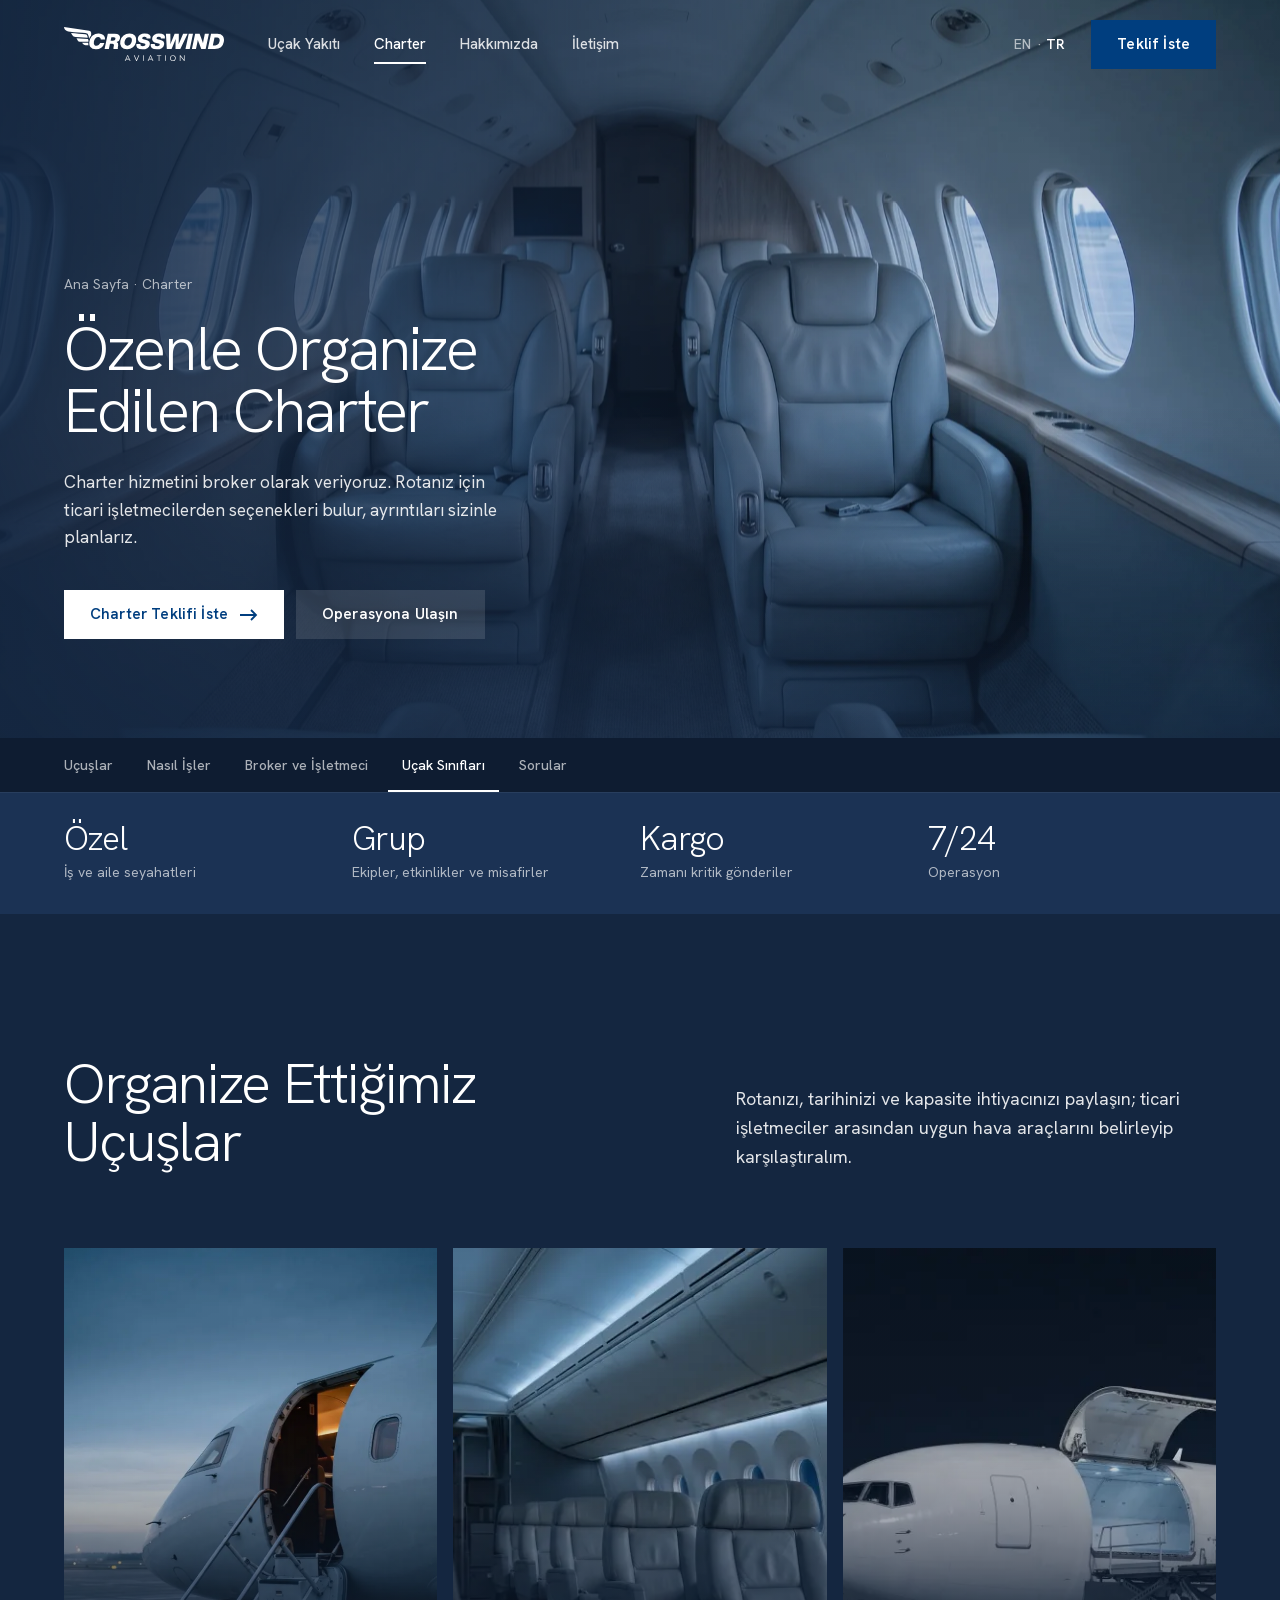
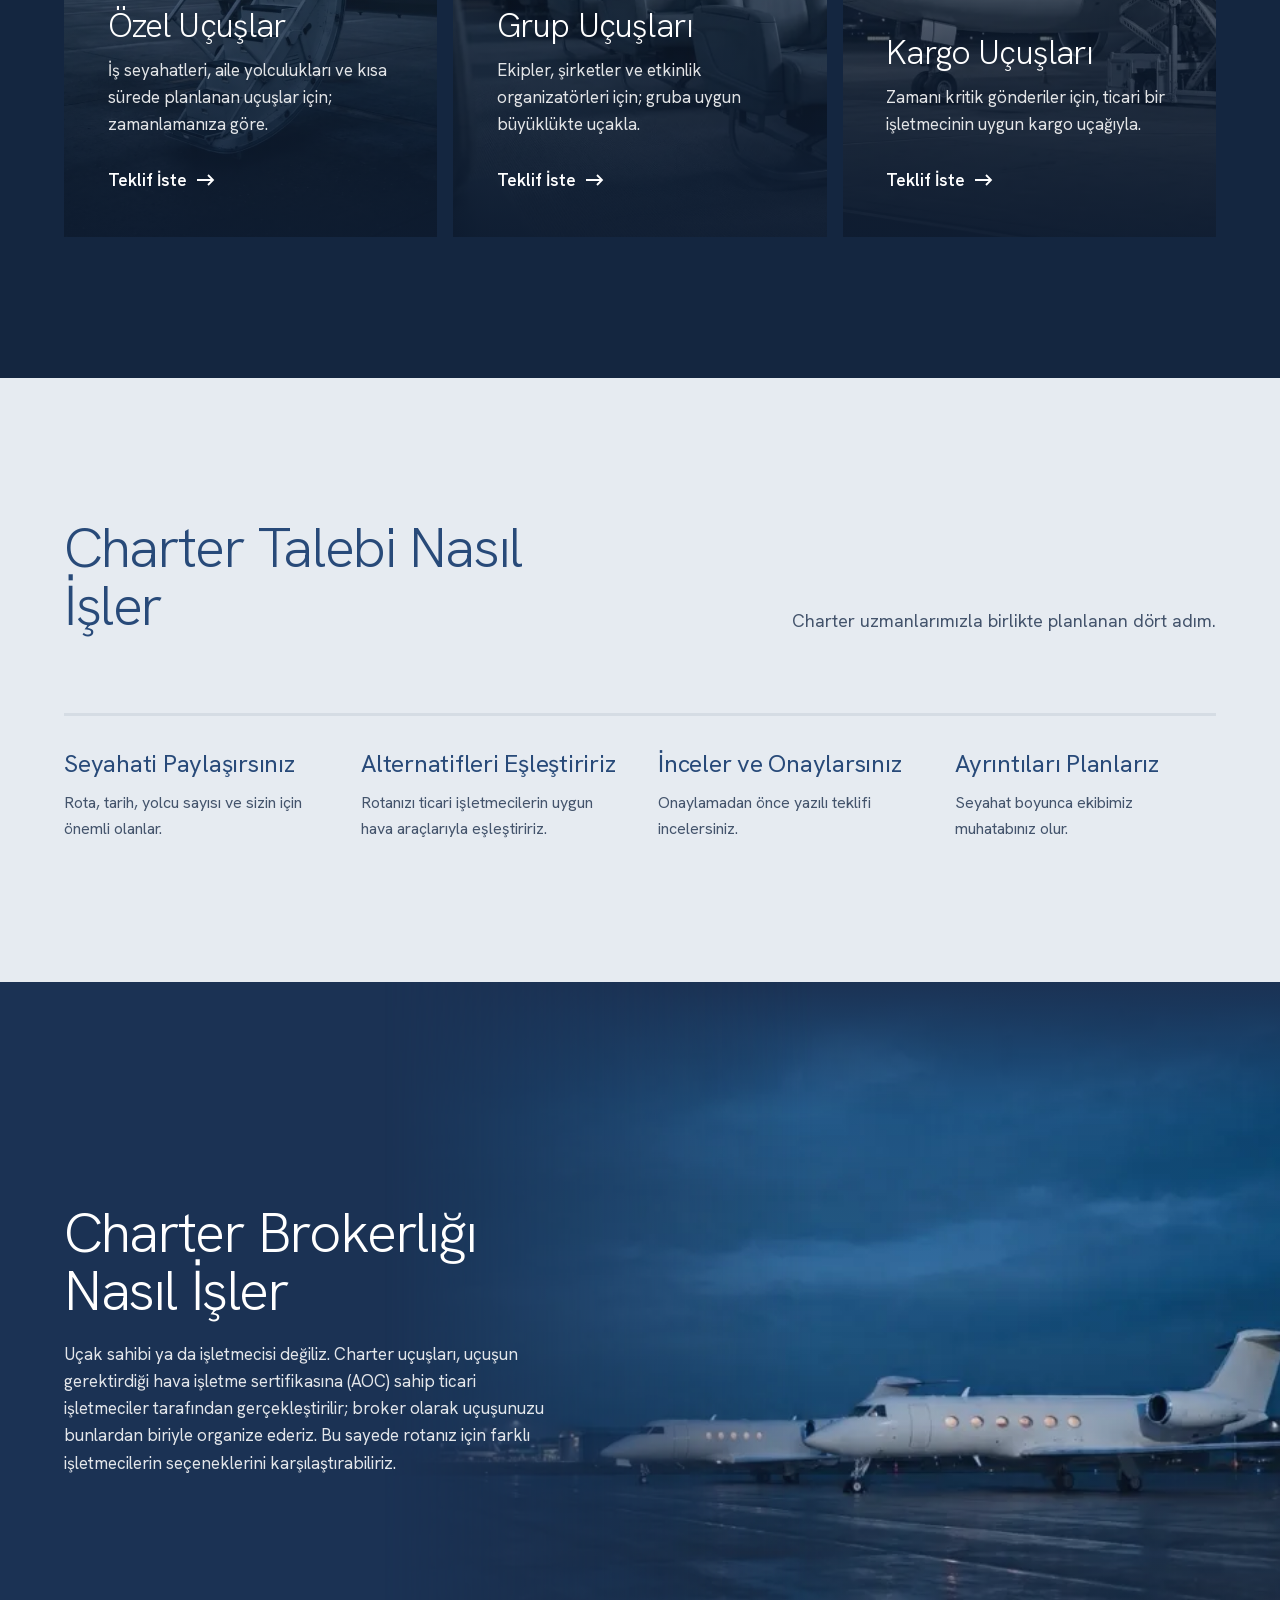
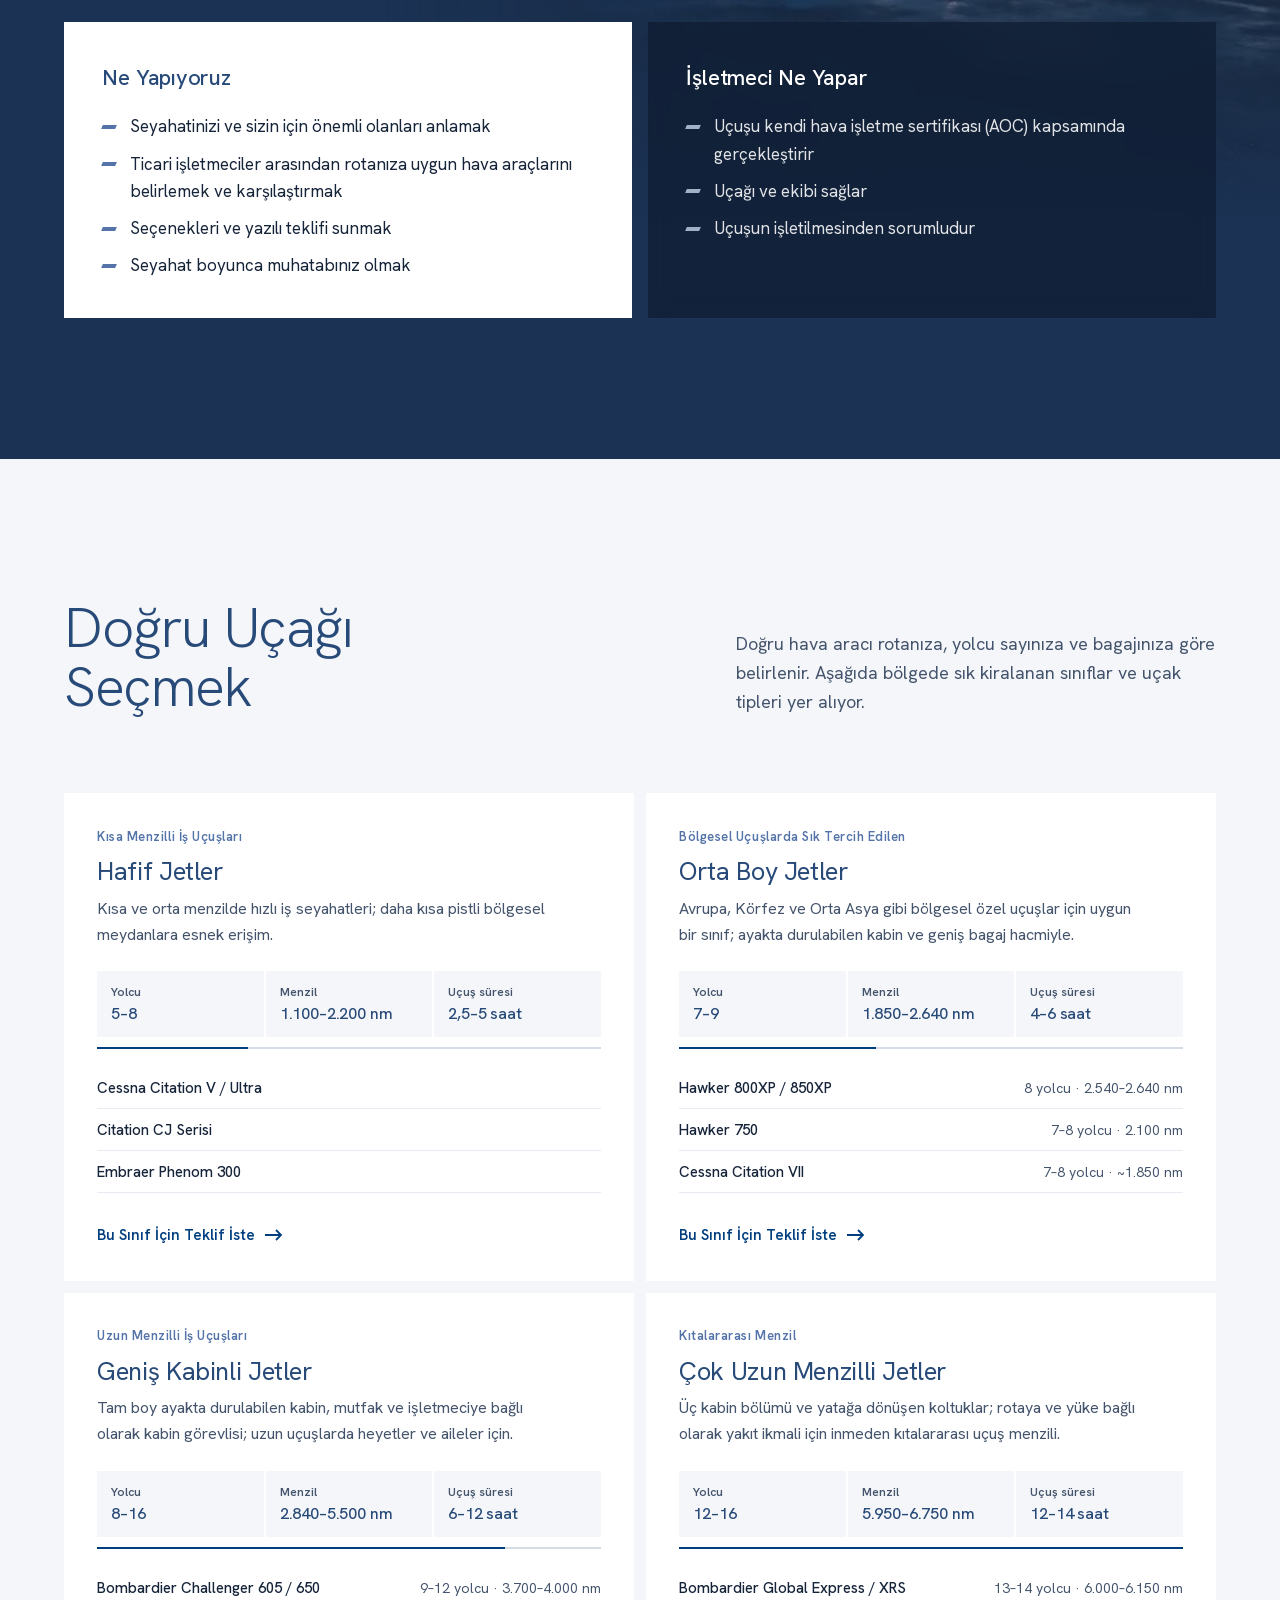
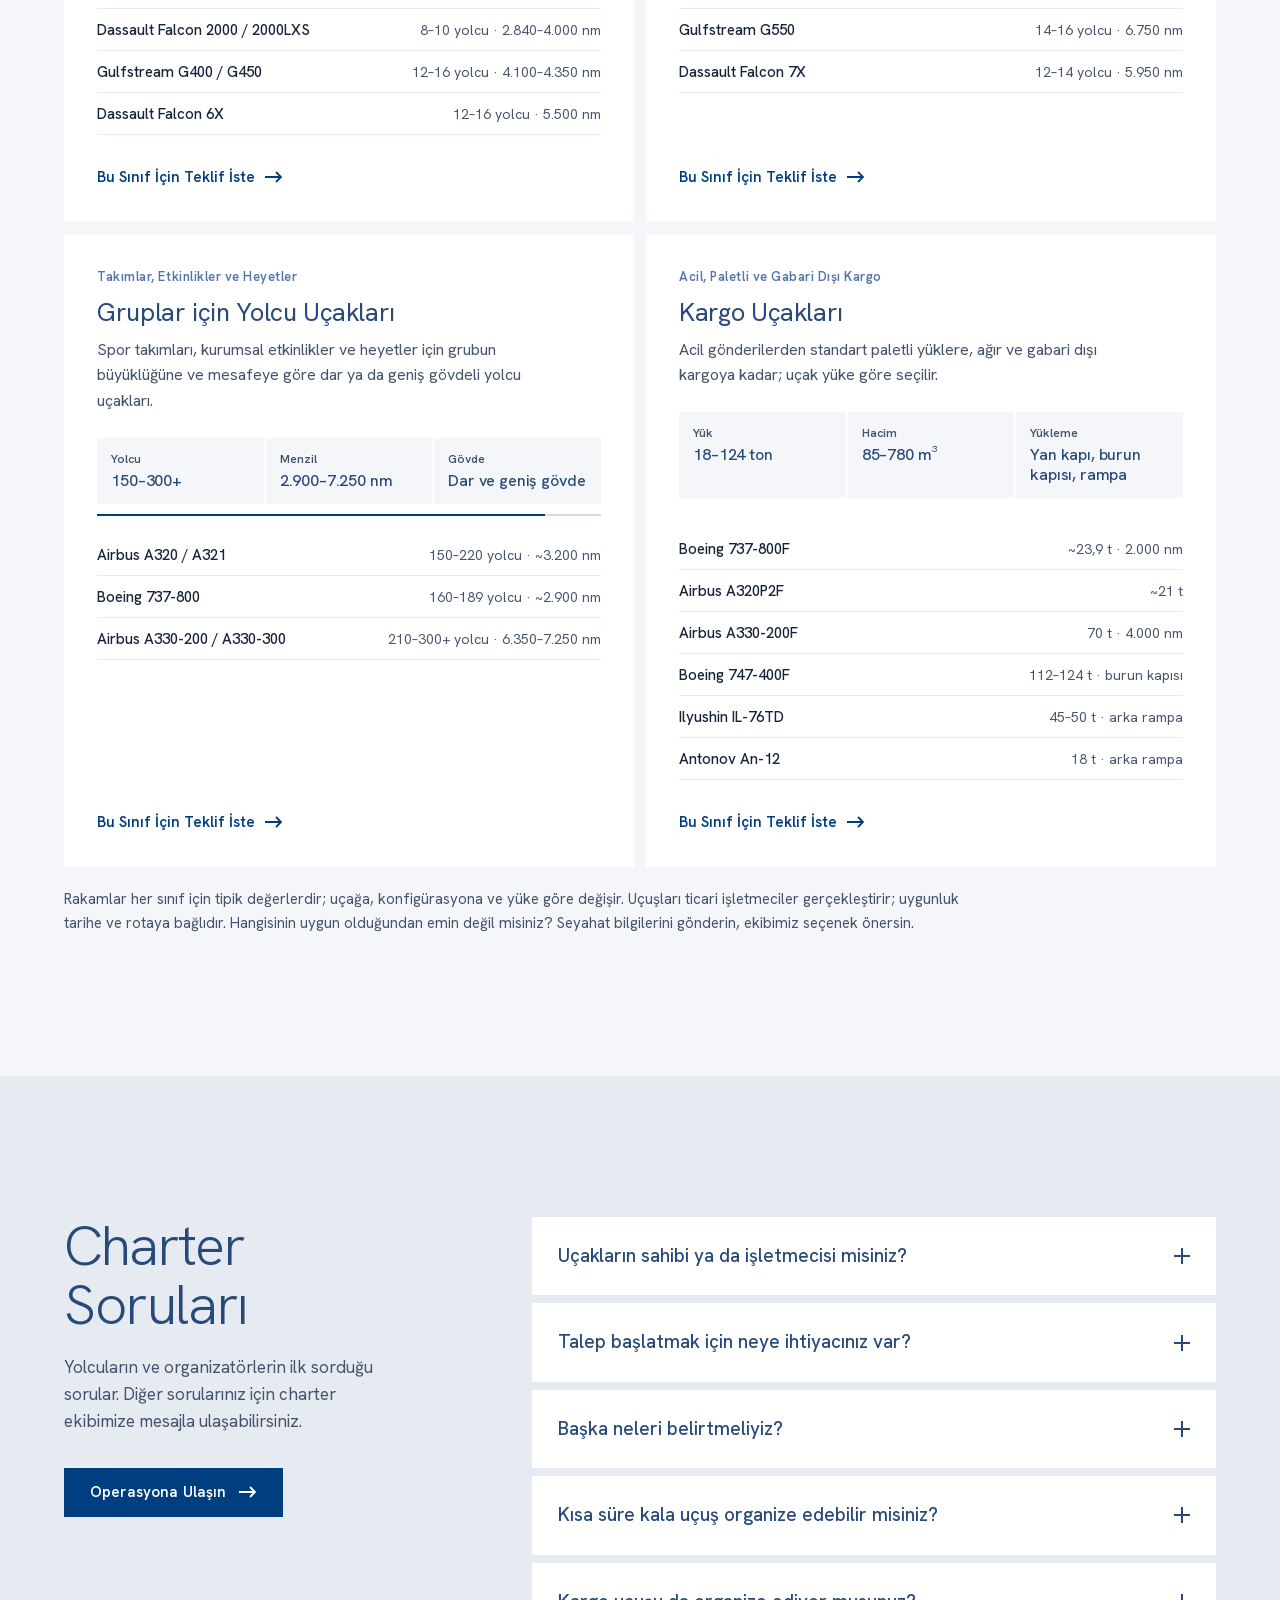
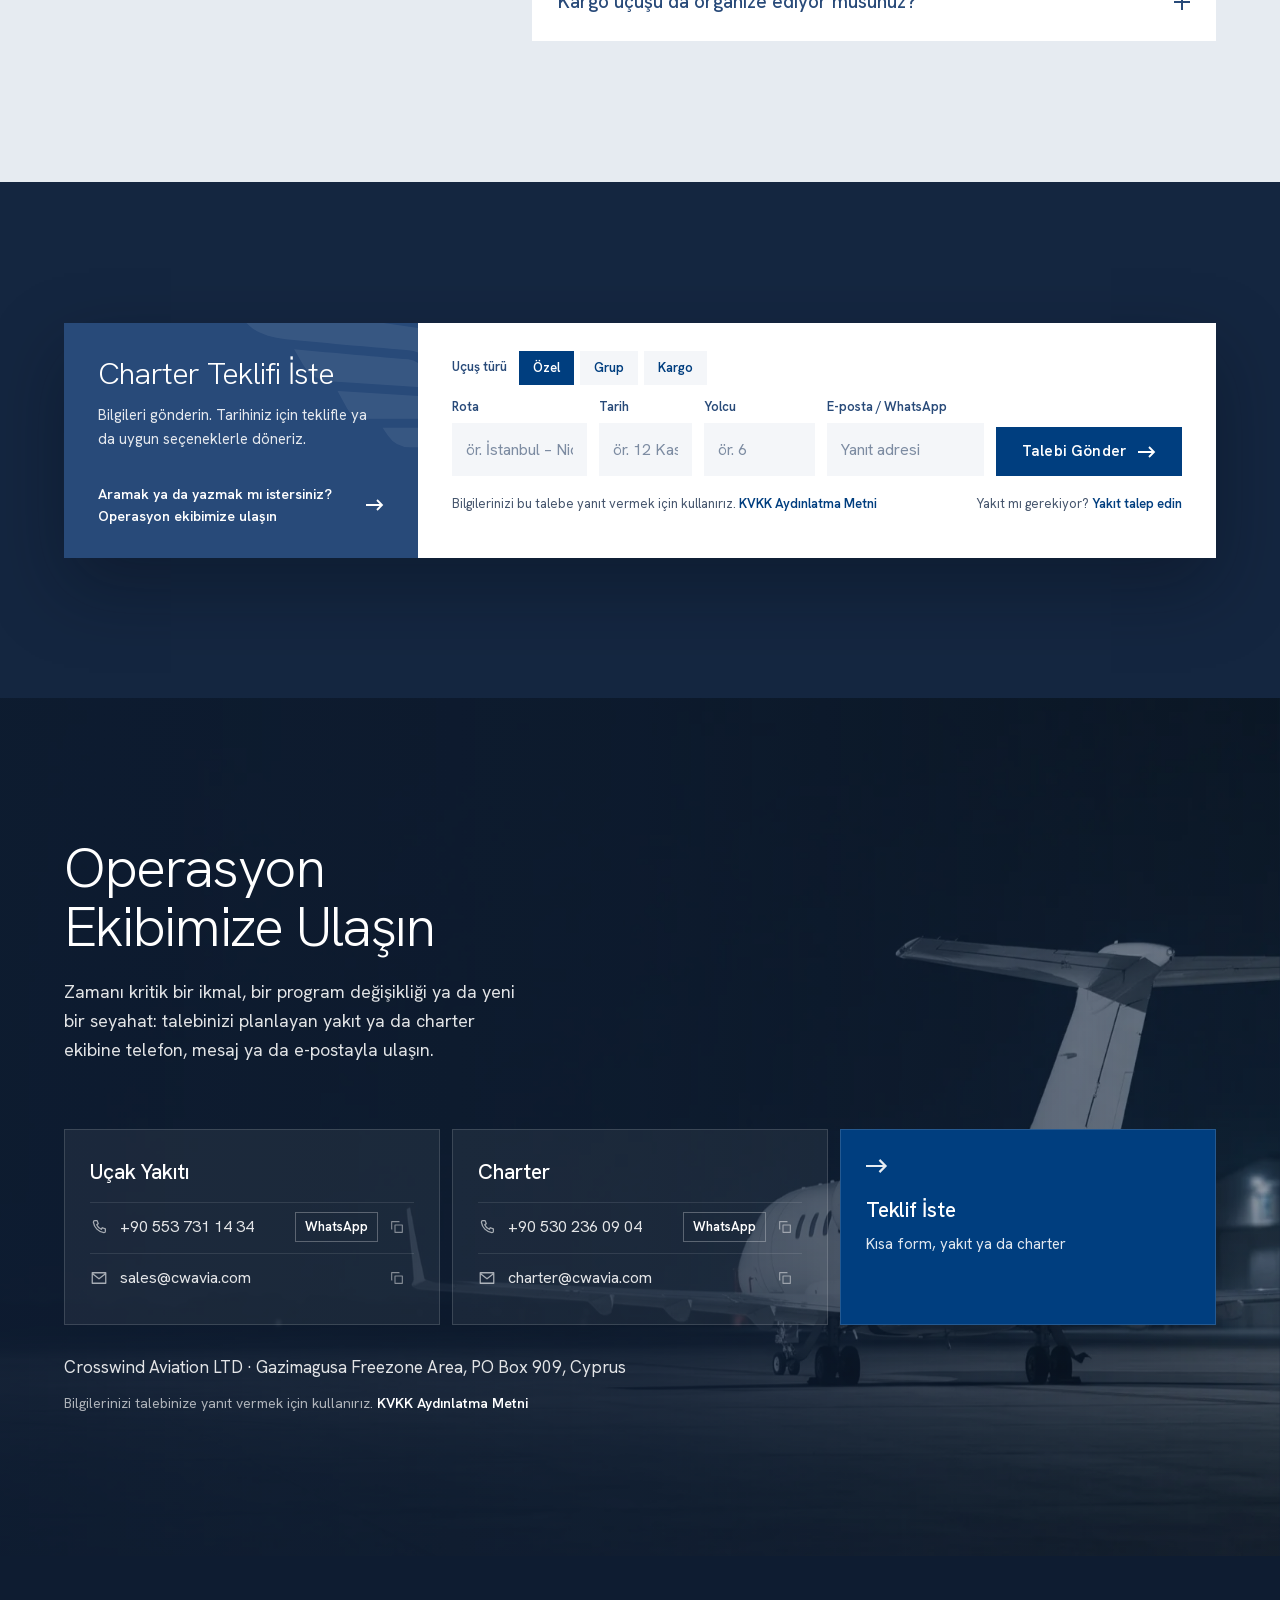
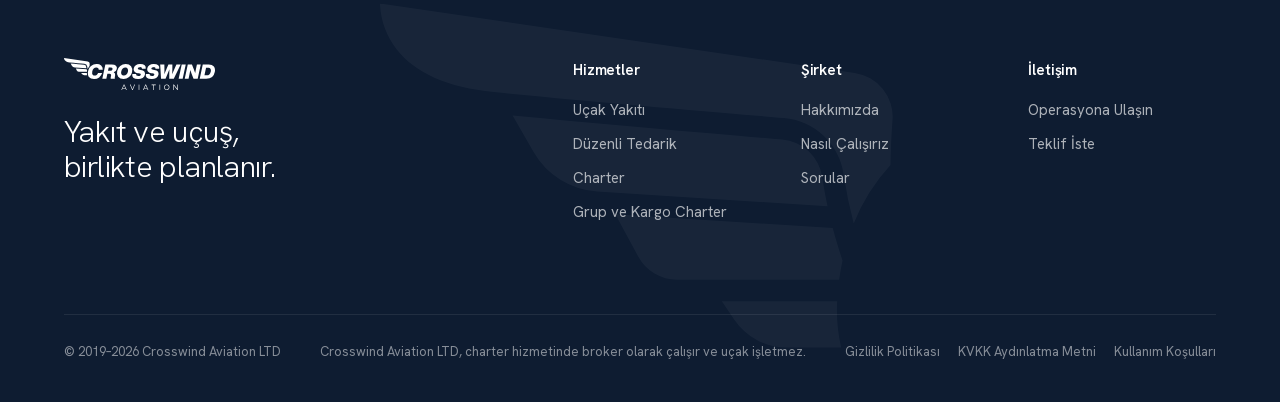
<file: tr/charter.html>
<!doctype html>
<html lang="tr" class="js-yok">
<head>
<meta charset="utf-8">
<meta name="robots" content="noindex, nofollow">
<meta name="viewport" content="width=device-width, initial-scale=1, viewport-fit=cover">
<title>Özel Jet, Grup ve Kargo Charter · Crosswind Aviation</title>
<meta name="description" content="Türkiye’de ve yurt dışında özel, grup ve kargo charter; ticari işletmecilerle broker olarak organize edilir. Seçenekler için rota ve tarihinizi gönderin.">
<meta name="theme-color" content="#142640">
<meta property="og:type" content="website">
<meta property="og:site_name" content="Crosswind Aviation">
<meta property="og:title" content="Özel Jet, Grup ve Kargo Charter · Crosswind Aviation">
<meta property="og:description" content="Türkiye’de ve yurt dışında özel, grup ve kargo charter; ticari işletmecilerle broker olarak organize edilir. Seçenekler için rota ve tarihinizi gönderin.">
<link rel="canonical" href="https://cwavia.com/tr/charter.html">
<link rel="alternate" hreflang="en" href="https://cwavia.com/charter.html">
<link rel="alternate" hreflang="tr" href="https://cwavia.com/tr/charter.html">
<link rel="alternate" hreflang="x-default" href="https://cwavia.com/charter.html">
<meta property="og:url" content="https://cwavia.com/tr/charter.html">
<meta property="og:locale" content="tr_TR">
<meta property="og:locale:alternate" content="en_GB">
<meta property="og:image" content="https://cwavia.com/assets/og-image-tr.jpg">
<meta property="og:image:width" content="1200">
<meta property="og:image:height" content="630">
<meta property="og:image:alt" content="Crosswind Aviation · Yakıt ve uçuş, birlikte planlanır.">
<meta name="twitter:card" content="summary_large_image">
<meta name="twitter:title" content="Özel Jet, Grup ve Kargo Charter · Crosswind Aviation">
<meta name="twitter:description" content="Türkiye’de ve yurt dışında özel, grup ve kargo charter; ticari işletmecilerle broker olarak organize edilir. Seçenekler için rota ve tarihinizi gönderin.">
<meta name="twitter:image" content="https://cwavia.com/assets/og-image-tr.jpg">
<link rel="icon" href="../assets/favicon.svg" type="image/svg+xml">
<link rel="icon" href="../assets/favicon-32.png" type="image/png" sizes="32x32">
<link rel="apple-touch-icon" href="../assets/apple-touch-icon.png">
<link rel="preload" href="../assets/fonts/hanken-grotesk-latin.woff2" as="font" type="font/woff2" crossorigin>
<link rel="preload" href="../assets/fonts/hanken-grotesk-latin-ext.woff2" as="font" type="font/woff2" crossorigin>
<link rel="stylesheet" href="../assets/site.css">
<link rel="preload" as="image" href="../assets/kabin.webp" type="image/webp">
<script type="application/ld+json" data-uretim>{"@context":"https://schema.org","@type":"Organization","name":"Crosswind Aviation","legalName":"Crosswind Aviation LTD","url":"https://cwavia.com/","logo":"https://cwavia.com/assets/apple-touch-icon.png","address":{"@type":"PostalAddress","streetAddress":"Gazimagusa Freezone Area","postOfficeBoxNumber":"PO Box 909","addressCountry":"Cyprus"},"contactPoint":[{"@type":"ContactPoint","contactType":"Aviation fuel","telephone":"+905537311434","email":"sales@cwavia.com","availableLanguage":["en","tr"]},{"@type":"ContactPoint","contactType":"Charter","telephone":"+905302360904","email":"charter@cwavia.com","availableLanguage":["en","tr"]}]}</script>
<script type="application/ld+json" data-uretim>{"@context":"https://schema.org","@type":"FAQPage","mainEntity":[{"@type":"Question","name":"Uçakların sahibi ya da işletmecisi misiniz?","acceptedAnswer":{"@type":"Answer","text":"Hayır. Charter hizmetini broker olarak veriyoruz. Charter uçuşları, uçuşun gerektirdiği hava işletme sertifikasına (AOC) sahip ticari işletmeciler tarafından gerçekleştirilir; uçuşunuzu bunlardan biriyle organize ederiz."}},{"@type":"Question","name":"Talep başlatmak için neye ihtiyacınız var?","acceptedAnswer":{"@type":"Answer","text":"Rota, tarih, yolcu sayısı ve size nereden ulaşabileceğimiz. Form yalnızca bu bilgileri ister."}},{"@type":"Question","name":"Başka neleri belirtmeliyiz?","acceptedAnswer":{"@type":"Answer","text":"Tercih ettiğiniz saatler, bagaj (özellikle büyük ya da özel eşyalar) ve özel istekleriniz. Uçuşunuz için önemli başka bir şey varsa ekibimiz sorar."}},{"@type":"Question","name":"Kısa süre kala uçuş organize edebilir misiniz?","acceptedAnswer":{"@type":"Answer","text":"Kısa süre kala gelen talepleri de değerlendiririz. Neyin mümkün olduğu o an uygun uçaklara ve işletmecilere bağlıdır; seçenekleri size iletiriz."}},{"@type":"Question","name":"Kargo uçuşu da organize ediyor musunuz?","acceptedAnswer":{"@type":"Answer","text":"Evet. Zamanı kritik, paletli veya gabari dışı yükler için uygun kargo uçağını ticari işletmecilerden bulur, uçuş boyunca muhatabınız oluruz."}}]}</script>
</head>
<body data-tur="charter">
<a class="atla" href="#icerik">İçeriğe geç</a>
<svg width="0" height="0" style="position:absolute" aria-hidden="true">
  <symbol id="i-ok" viewBox="0 0 18 12"><path d="M0 6h16M11 1l5 5-5 5" fill="none" stroke="currentColor" stroke-width="1.8"/></symbol>
  <symbol id="i-mesaj" viewBox="0 0 24 24"><path d="M4 4h16v12H10l-6 4z" fill="none" stroke="currentColor" stroke-width="1.7" stroke-linejoin="round"/></symbol>
  <symbol id="i-posta" viewBox="0 0 24 24"><path d="M3 5h18v14H3z M3 6l9 7 9-7" fill="none" stroke="currentColor" stroke-width="1.7" stroke-linejoin="round"/></symbol>
  <symbol id="i-tel" viewBox="0 0 24 24"><path d="M6.5 3.5h3l1.5 4-2 1.5a11 11 0 0 0 6 6l1.5-2 4 1.5v3a2 2 0 0 1-2 2A16.5 16.5 0 0 1 4.5 5.5a2 2 0 0 1 2-2z" fill="none" stroke="currentColor" stroke-width="1.7" stroke-linejoin="round"/></symbol>
  <symbol id="i-kanat" viewBox="0 0 40 27"><g transform="translate(-46.005 -35.133)" fill="currentColor"><path d="M102.82,67.782a3.418,3.418,0,0,0-3.092-2.934c-4.755-.4-13.479-1.15-20.735-1.847l1.615,2.81A6.071,6.071,0,0,0,85.5,68.854l17.717,1.118C103.047,69.167,102.914,68.425,102.82,67.782Z" transform="translate(-22.787 -19.251)"/><path d="M85.429,44.089a3.408,3.408,0,0,0-2.913-3.619L46,35.133a6.217,6.217,0,0,0,1.278,3.522c1.429,1.836,3.947,2.943,7.484,3.29,7.52.737,17.208,1.569,22.313,2a5.071,5.071,0,0,1,4.593,4.344,34.8,34.8,0,0,0,.777,3.766,14.886,14.886,0,0,1,2.827-4.492C85.291,46.435,85.336,45.277,85.429,44.089Z"/><path d="M139.913,109.218h-8.872l.963,1.417a4.894,4.894,0,0,0,4.052,2.145h4.164A12.971,12.971,0,0,1,139.913,109.218Z" transform="translate(-58.742 -51.177)"/><path d="M104.546,87.585l1.771,3.256a3.4,3.4,0,0,0,2.987,1.775h12.457q.1-.727.261-1.49c-.294-.863-.547-1.7-.753-2.485Z" transform="translate(-40.439 -36.233)"/></g></symbol>
</svg>

<header class="bar" id="bar">
  <div class="wrap">
    <a href="index.html" aria-label="Crosswind Aviation, ana sayfa"><img decoding="async" class="logo" src="../assets/crosswind-logo-beyaz.svg" alt="Crosswind Aviation"></a>
    <nav class="ana" id="ana-menu" aria-label="Ana menü">
      <a href="fuel.html">Uçak Yakıtı</a>
      <a href="charter.html" aria-current="page">Charter</a>
      <a href="about.html">Hakkımızda</a>
      <a href="#iletisim">İletişim</a>
    </nav>
    <div class="bar-sag">
      <div class="dil" aria-label="Dil"><a href="../charter.html" hreflang="en" lang="en">EN</a> · <b aria-current="true">TR</b></div>
      <a class="btn btn--mavi" href="#teklif">Teklif İste</a>
      <button class="menu-ac" type="button" aria-expanded="false" aria-controls="ana-menu" aria-label="Menü"><i></i><i></i><i></i></button>
    </div>
  </div>
</header>

<main id="icerik" tabindex="-1">
  <section class="sayfa-hero" aria-labelledby="baslik">
    <div class="sayfa-hero__bg" data-paralaks="0.08" style="background-image:url(../assets/kabin.jpg);background-image:image-set(url(../assets/kabin.webp) type('image/webp'), url(../assets/kabin.jpg) type('image/jpeg'))" role="img" aria-label="Şafağın yumuşak ışığında boş bir iş jeti kabini"></div>
    <div class="sayfa-hero__scrim"></div>
    <div class="wrap">
      <div class="giris-anim">
        <p class="yol"><a href="index.html">Ana Sayfa</a> · Charter</p>
        <h1 id="baslik">Özenle Organize Edilen Charter</h1>
        <p class="giris">Charter hizmetini broker olarak veriyoruz. Rotanız için ticari işletmecilerden seçenekleri bulur, ayrıntıları sizinle planlarız.</p>
        <div class="kapilar">
          <a class="btn btn--beyaz" href="#teklif">Charter Teklifi İste <svg class="ok"><use href="#i-ok"/></svg></a>
          <a class="btn btn--cam" href="#iletisim">Operasyona Ulaşın</a>
        </div>
      </div>
    </div>
  </section>

  <nav class="sayfa-menu" aria-label="Bu sayfada">
    <div class="wrap">
      <a href="#ucuslar">Uçuşlar</a>
      <a href="#isleyis">Nasıl İşler</a>
      <a href="#broker">Broker ve İşletmeci</a>
      <a href="#ucaklar">Uçak Sınıfları</a>
      <a href="#sorular">Sorular</a>
    </div>
  </nav>

  <section class="serit mobil-gizle" aria-label="Bir bakışta charter hizmeti">
    <div class="wrap">
      <div><b>Özel</b><span>İş ve aile seyahatleri</span></div>
      <div><b>Grup</b><span>Ekipler, etkinlikler ve misafirler</span></div>
      <div><b>Kargo</b><span>Zamanı kritik gönderiler</span></div>
      <div><b class="tabular">7/24</b><span>Operasyon</span></div>
    </div>
  </section>

  <section class="bolum z-koyu" id="ucuslar" aria-labelledby="ucuslar-baslik">
    <div class="wrap">
      <div class="bas">
        <h2 id="ucuslar-baslik" class="yukari">Organize Ettiğimiz Uçuşlar</h2>
        <p class="yukari">Rotanızı, tarihinizi ve kapasite ihtiyacınızı paylaşın; ticari işletmeciler arasından uygun hava araçlarını belirleyip karşılaştıralım.</p>
      </div>
      <div class="paneller paneller--uc">
        <a class="panel" href="#teklif">
          <picture><source type="image/webp" srcset="../assets/charter-sm.webp 821w, ../assets/charter.webp 1200w" sizes="(max-width: 760px) 86vw, 50vw"><img decoding="async" src="../assets/charter.jpg" srcset="../assets/charter-sm.jpg 821w, ../assets/charter.jpg 1200w" sizes="(max-width: 760px) 86vw, 50vw" alt="Şafakta bir iş jetinin açık kapısı ve merdiveni" loading="lazy"></picture>
          <div class="panel__ic">
            <h3>Özel Uçuşlar</h3>
            <p>İş seyahatleri, aile yolculukları ve kısa sürede planlanan uçuşlar için; zamanlamanıza göre.</p>
            <span class="link">Teklif İste <svg class="ok"><use href="#i-ok"/></svg></span>
          </div>
        </a>
        <a class="panel" href="#teklif">
          <picture><source type="image/webp" srcset="../assets/charter-grup-sm.webp 1100w, ../assets/charter-grup.webp 2200w" sizes="(max-width: 760px) 86vw, 50vw"><img decoding="async" src="../assets/charter-grup.jpg" srcset="../assets/charter-grup-sm.jpg 1100w, ../assets/charter-grup.jpg 2200w" sizes="(max-width: 760px) 86vw, 50vw" alt="Yumuşak mavi kabin ışığı altında sıra sıra deri koltuklu geniş kabin" loading="lazy" style="object-position:60% 50%"></picture>
          <div class="panel__ic">
            <h3>Grup Uçuşları</h3>
            <p>Ekipler, şirketler ve etkinlik organizatörleri için; gruba uygun büyüklükte uçakla.</p>
            <span class="link">Teklif İste <svg class="ok"><use href="#i-ok"/></svg></span>
          </div>
        </a>
        <a class="panel" href="#teklif">
          <picture><source type="image/webp" srcset="../assets/charter-kargo-sm.webp 1100w, ../assets/charter-kargo.webp 2200w" sizes="(max-width: 760px) 86vw, 50vw"><img decoding="async" src="../assets/charter-kargo.jpg" srcset="../assets/charter-kargo-sm.jpg 1100w, ../assets/charter-kargo.jpg 2200w" sizes="(max-width: 760px) 86vw, 50vw" alt="Gece apron ışıkları altında kargo kapısı açık bir kargo uçağı" loading="lazy" style="object-position:20% 50%"></picture>
          <div class="panel__ic">
            <h3>Kargo Uçuşları</h3>
            <p>Zamanı kritik gönderiler için, ticari bir işletmecinin uygun kargo uçağıyla.</p>
            <span class="link">Teklif İste <svg class="ok"><use href="#i-ok"/></svg></span>
          </div>
        </a>
      </div>
    </div>
  </section>

  <section class="bolum z-acik" id="isleyis" aria-labelledby="akis-baslik">
    <div class="wrap">
      <div class="bas">
        <h2 id="akis-baslik" class="yukari">Charter Talebi Nasıl İşler</h2>
        <p class="yukari">Charter uzmanlarımızla birlikte planlanan dört adım.</p>
      </div>
      <div class="akis" id="akis">
        <div class="akis__cizgi" aria-hidden="true"><i id="akis-dolgu"></i></div>
        <div class="adim yukari"><h3>Seyahati Paylaşırsınız</h3><p>Rota, tarih, yolcu sayısı ve sizin için önemli olanlar.</p></div>
        <div class="adim yukari"><h3>Alternatifleri Eşleştiririz</h3><p>Rotanızı ticari işletmecilerin uygun hava araçlarıyla eşleştiririz.</p></div>
        <div class="adim yukari"><h3>İnceler ve Onaylarsınız</h3><p>Onaylamadan önce yazılı teklifi incelersiniz.</p></div>
        <div class="adim yukari"><h3>Ayrıntıları Planlarız</h3><p>Seyahat boyunca ekibimiz muhatabınız olur.</p></div>
      </div>
    </div>
  </section>

  <section class="bolum z-koyu2 bolum--gorsel bolum--gorsel-sag" id="broker" aria-labelledby="broker-baslik">
    <div class="bolum-gorsel mobil-gizle"><picture><source type="image/webp" srcset="../assets/iki-jet-sm.webp 1100w, ../assets/iki-jet.webp 2400w" sizes="70vw"><img decoding="async" src="../assets/iki-jet.jpg" srcset="../assets/iki-jet-sm.jpg 1100w, ../assets/iki-jet.jpg 2400w" sizes="70vw" alt="Mavi saatte apronda yan yana park etmiş iki iş jeti" loading="lazy"></picture></div>
    <div class="wrap">
      <div class="metin-sol">
          <h2 id="broker-baslik" class="yukari">Charter Brokerlığı Nasıl İşler</h2>
          <p class="yukari">Uçak sahibi ya da işletmecisi değiliz. Charter uçuşları, uçuşun gerektirdiği hava işletme sertifikasına (AOC) sahip ticari işletmeciler tarafından gerçekleştirilir; broker olarak uçuşunuzu bunlardan biriyle organize ederiz. Bu sayede rotanız için farklı işletmecilerin seçeneklerini karşılaştırabiliriz.</p>
      </div>
      <div class="roller">
        <div class="yukari">
          <h3>Ne Yapıyoruz</h3>
          <ul>
            <li>Seyahatinizi ve sizin için önemli olanları anlamak</li>
            <li>Ticari işletmeciler arasından rotanıza uygun hava araçlarını belirlemek ve karşılaştırmak</li>
            <li>Seçenekleri ve yazılı teklifi sunmak</li>
            <li>Seyahat boyunca muhatabınız olmak</li>
          </ul>
        </div>
        <div class="yukari">
          <h3>İşletmeci Ne Yapar</h3>
          <ul>
            <li>Uçuşu kendi hava işletme sertifikası (AOC) kapsamında gerçekleştirir</li>
            <li>Uçağı ve ekibi sağlar</li>
            <li>Uçuşun işletilmesinden sorumludur</li>
          </ul>
        </div>
      </div>
    </div>
  </section>

  <section class="bolum z-beyaz" id="ucaklar" aria-labelledby="sinif-baslik">
    <div class="wrap">
      <div class="bas">
        <h2 id="sinif-baslik" class="yukari">Doğru Uçağı Seçmek</h2>
        <p class="yukari">Doğru hava aracı rotanıza, yolcu sayınıza ve bagajınıza göre belirlenir. Aşağıda bölgede sık kiralanan sınıflar ve uçak tipleri yer alıyor.</p>
      </div>
      <div class="siniflar">
        <div class="yukari"><p class="sinif-ust">Kısa Menzilli İş Uçuşları</p><h3>Hafif Jetler</h3><p>Kısa ve orta menzilde hızlı iş seyahatleri; daha kısa pistli bölgesel meydanlara esnek erişim.</p><dl><div><dt>Yolcu</dt><dd class="tabular">5–8</dd></div><div><dt>Menzil</dt><dd class="tabular">1.100–2.200 nm</dd></div><div><dt>Uçuş süresi</dt><dd class="tabular">2,5–5 saat</dd></div></dl><div class="menzil" aria-hidden="true"><i style="--m:30%"></i></div><ul class="modeller"><li><b>Cessna Citation V / Ultra</b></li><li><b>Citation CJ Serisi</b></li><li><b>Embraer Phenom 300</b></li></ul><a class="link sinif-sec" href="#teklif" data-sheet="charter" data-sinif="Light Jets" data-tip="Private" aria-label="Teklif iste: Hafif Jetler">Bu Sınıf İçin Teklif İste <svg class="ok"><use href="#i-ok"/></svg></a></div>
        <div class="yukari"><p class="sinif-ust">Bölgesel Uçuşlarda Sık Tercih Edilen</p><h3>Orta Boy Jetler</h3><p>Avrupa, Körfez ve Orta Asya gibi bölgesel özel uçuşlar için uygun bir sınıf; ayakta durulabilen kabin ve geniş bagaj hacmiyle.</p><dl><div><dt>Yolcu</dt><dd class="tabular">7–9</dd></div><div><dt>Menzil</dt><dd class="tabular">1.850–2.640 nm</dd></div><div><dt>Uçuş süresi</dt><dd class="tabular">4–6 saat</dd></div></dl><div class="menzil" aria-hidden="true"><i style="--m:39%"></i></div><ul class="modeller"><li><b>Hawker 800XP / 850XP</b><span class="tabular">8 yolcu · 2.540–2.640 nm</span></li><li><b>Hawker 750</b><span class="tabular">7–8 yolcu · 2.100 nm</span></li><li><b>Cessna Citation VII</b><span class="tabular">7–8 yolcu · ~1.850 nm</span></li></ul><a class="link sinif-sec" href="#teklif" data-sheet="charter" data-sinif="Midsize Jets" data-tip="Private" aria-label="Teklif iste: Orta Boy Jetler">Bu Sınıf İçin Teklif İste <svg class="ok"><use href="#i-ok"/></svg></a></div>
        <div class="yukari"><p class="sinif-ust">Uzun Menzilli İş Uçuşları</p><h3>Geniş Kabinli Jetler</h3><p>Tam boy ayakta durulabilen kabin, mutfak ve işletmeciye bağlı olarak kabin görevlisi; uzun uçuşlarda heyetler ve aileler için.</p><dl><div><dt>Yolcu</dt><dd class="tabular">8–16</dd></div><div><dt>Menzil</dt><dd class="tabular">2.840–5.500 nm</dd></div><div><dt>Uçuş süresi</dt><dd class="tabular">6–12 saat</dd></div></dl><div class="menzil" aria-hidden="true"><i style="--m:81%"></i></div><ul class="modeller"><li><b>Bombardier Challenger 605 / 650</b><span class="tabular">9–12 yolcu · 3.700–4.000 nm</span></li><li><b>Dassault Falcon 2000 / 2000LXS</b><span class="tabular">8–10 yolcu · 2.840–4.000 nm</span></li><li><b>Gulfstream G400 / G450</b><span class="tabular">12–16 yolcu · 4.100–4.350 nm</span></li><li><b>Dassault Falcon 6X</b><span class="tabular">12–16 yolcu · 5.500 nm</span></li></ul><a class="link sinif-sec" href="#teklif" data-sheet="charter" data-sinif="Large-Cabin Jets" data-tip="Private" aria-label="Teklif iste: Geniş Kabinli Jetler">Bu Sınıf İçin Teklif İste <svg class="ok"><use href="#i-ok"/></svg></a></div>
        <div class="yukari"><p class="sinif-ust">Kıtalararası Menzil</p><h3>Çok Uzun Menzilli Jetler</h3><p>Üç kabin bölümü ve yatağa dönüşen koltuklar; rotaya ve yüke bağlı olarak yakıt ikmali için inmeden kıtalararası uçuş menzili.</p><dl><div><dt>Yolcu</dt><dd class="tabular">12–16</dd></div><div><dt>Menzil</dt><dd class="tabular">5.950–6.750 nm</dd></div><div><dt>Uçuş süresi</dt><dd class="tabular">12–14 saat</dd></div></dl><div class="menzil" aria-hidden="true"><i style="--m:100%"></i></div><ul class="modeller"><li><b>Bombardier Global Express / XRS</b><span class="tabular">13–14 yolcu · 6.000–6.150 nm</span></li><li><b>Gulfstream G550</b><span class="tabular">14–16 yolcu · 6.750 nm</span></li><li><b>Dassault Falcon 7X</b><span class="tabular">12–14 yolcu · 5.950 nm</span></li></ul><a class="link sinif-sec" href="#teklif" data-sheet="charter" data-sinif="Ultra-Long-Range Jets" data-tip="Private" aria-label="Teklif iste: Çok Uzun Menzilli Jetler">Bu Sınıf İçin Teklif İste <svg class="ok"><use href="#i-ok"/></svg></a></div>
        <div class="yukari"><p class="sinif-ust">Takımlar, Etkinlikler ve Heyetler</p><h3>Gruplar için Yolcu Uçakları</h3><p>Spor takımları, kurumsal etkinlikler ve heyetler için grubun büyüklüğüne ve mesafeye göre dar ya da geniş gövdeli yolcu uçakları.</p><dl><div><dt>Yolcu</dt><dd class="tabular">150–300+</dd></div><div><dt>Menzil</dt><dd class="tabular">2.900–7.250 nm</dd></div><div><dt>Gövde</dt><dd class="tabular">Dar ve geniş gövde</dd></div></dl><div class="menzil" aria-hidden="true"><i style="--m:89%"></i></div><ul class="modeller"><li><b>Airbus A320 / A321</b><span class="tabular">150–220 yolcu · ~3.200 nm</span></li><li><b>Boeing 737-800</b><span class="tabular">160–189 yolcu · ~2.900 nm</span></li><li><b>Airbus A330-200 / A330-300</b><span class="tabular">210–300+ yolcu · 6.350–7.250 nm</span></li></ul><a class="link sinif-sec" href="#teklif" data-sheet="charter" data-sinif="Airliners for Groups" data-tip="Group" aria-label="Teklif iste: Gruplar için Yolcu Uçakları">Bu Sınıf İçin Teklif İste <svg class="ok"><use href="#i-ok"/></svg></a></div>
        <div class="yukari"><p class="sinif-ust">Acil, Paletli ve Gabari Dışı Kargo</p><h3>Kargo Uçakları</h3><p>Acil gönderilerden standart paletli yüklere, ağır ve gabari dışı kargoya kadar; uçak yüke göre seçilir.</p><dl><div><dt>Yük</dt><dd class="tabular">18–124 ton</dd></div><div><dt>Hacim</dt><dd class="tabular">85–780 m³</dd></div><div><dt>Yükleme</dt><dd class="tabular">Yan kapı, burun kapısı, rampa</dd></div></dl><div class="menzil menzil--bos" aria-hidden="true"></div><ul class="modeller"><li><b>Boeing 737-800F</b><span class="tabular">~23,9 t · 2.000 nm</span></li><li><b>Airbus A320P2F</b><span class="tabular">~21 t</span></li><li><b>Airbus A330-200F</b><span class="tabular">70 t · 4.000 nm</span></li><li><b>Boeing 747-400F</b><span class="tabular">112–124 t · burun kapısı</span></li><li><b>Ilyushin IL-76TD</b><span class="tabular">45–50 t · arka rampa</span></li><li><b>Antonov An-12</b><span class="tabular">18 t · arka rampa</span></li></ul><a class="link sinif-sec" href="#teklif" data-sheet="charter" data-sinif="Cargo Aircraft and Freighters" data-tip="Cargo" aria-label="Teklif iste: Kargo Uçakları">Bu Sınıf İçin Teklif İste <svg class="ok"><use href="#i-ok"/></svg></a></div>
      </div>
      <p class="sinif-not yukari">Rakamlar her sınıf için tipik değerlerdir; uçağa, konfigürasyona ve yüke göre değişir. Uçuşları ticari işletmeciler gerçekleştirir; uygunluk tarihe ve rotaya bağlıdır. Hangisinin uygun olduğundan emin değil misiniz? Seyahat bilgilerini gönderin, ekibimiz seçenek önersin.</p>
    </div>
  </section>

  <section class="bolum z-acik" id="sorular" aria-labelledby="sss-baslik">
    <div class="wrap sss">
      <div class="sss__sol">
        <h2 id="sss-baslik" class="yukari">Charter Soruları</h2>
        <p class="yukari">Yolcuların ve organizatörlerin ilk sorduğu sorular. Diğer sorularınız için charter ekibimize mesajla ulaşabilirsiniz.</p>
        <a class="btn btn--mavi yukari" href="#iletisim">Operasyona Ulaşın <svg class="ok"><use href="#i-ok"/></svg></a>
      </div>
      <div class="sorular">
        <details class="yukari"><summary>Uçakların sahibi ya da işletmecisi misiniz?<i></i></summary><p class="cevap">Hayır. Charter hizmetini broker olarak veriyoruz. Charter uçuşları, uçuşun gerektirdiği hava işletme sertifikasına (AOC) sahip ticari işletmeciler tarafından gerçekleştirilir; uçuşunuzu bunlardan biriyle organize ederiz.</p></details>
        <details class="yukari"><summary>Talep başlatmak için neye ihtiyacınız var?<i></i></summary><p class="cevap">Rota, tarih, yolcu sayısı ve size nereden ulaşabileceğimiz. Form yalnızca bu bilgileri ister.</p></details>
        <details class="yukari"><summary>Başka neleri belirtmeliyiz?<i></i></summary><p class="cevap">Tercih ettiğiniz saatler, bagaj (özellikle büyük ya da özel eşyalar) ve özel istekleriniz. Uçuşunuz için önemli başka bir şey varsa ekibimiz sorar.</p></details>
        <details class="yukari"><summary>Kısa süre kala uçuş organize edebilir misiniz?<i></i></summary><p class="cevap">Kısa süre kala gelen talepleri de değerlendiririz. Neyin mümkün olduğu o an uygun uçaklara ve işletmecilere bağlıdır; seçenekleri size iletiriz.</p></details>
        <details class="yukari"><summary>Kargo uçuşu da organize ediyor musunuz?<i></i></summary><p class="cevap">Evet. Zamanı kritik, paletli veya gabari dışı yükler için uygun kargo uçağını ticari işletmecilerden bulur, uçuş boyunca muhatabınız oluruz.</p></details>
      </div>
    </div>
  </section>

  <section class="bolum z-koyu mobil-panel" id="teklif" aria-labelledby="teklif-baslik">
    <div class="wrap">
      <div class="kart">
        <div class="kart__sol">
          <svg class="kanat-izi" aria-hidden="true"><use href="#i-kanat"/></svg>
          <h2 id="teklif-baslik">Charter Teklifi İste</h2>
          <p>Bilgileri gönderin. Tarihiniz için teklifle ya da uygun seçeneklerle döneriz.</p>
          <a class="kart__iletisim" href="#iletisim">Aramak ya da yazmak mı istersiniz? Operasyon ekibimize ulaşın <svg class="ok" aria-hidden="true"><use href="#i-ok"/></svg></a>
        </div>
        <div class="kart__sag">
          <form class="hizli" id="form-charter" onsubmit="return false" aria-label="Charter teklif talebi">
            <div class="alan"><label for="rota">Rota</label><input id="rota" name="route" placeholder="ör. İstanbul – Nice" required></div>
            <div class="alan"><label for="tarih-c">Tarih</label><input id="tarih-c" name="date" placeholder="ör. 12 Kasım" required></div>
            <div class="alan"><label for="yolcu">Yolcu</label><input id="yolcu" name="passengers" placeholder="ör. 6" inputmode="numeric" required></div>
            <div class="alan"><label for="iletisim-c">E-posta / WhatsApp</label><input id="iletisim-c" name="contact" placeholder="Yanıt adresi" autocomplete="email" required></div>
            <button class="btn btn--mavi" type="submit">Talebi Gönder <svg class="ok"><use href="#i-ok"/></svg></button>
          </form>
          <div class="kart__alt">
            <span>Bilgilerinizi bu talebe yanıt vermek için kullanırız. <a href="legal.html#kvkk" data-yasal="kvkk">KVKK Aydınlatma Metni</a></span>
            <span>Yakıt mı gerekiyor? <a href="fuel.html#teklif" data-sheet="yakit">Yakıt talep edin</a></span>
          </div>
        </div>
      </div>
    </div>
  </section>

  <section class="iletisim-bolum" id="iletisim" aria-labelledby="iletisim-baslik">
    <div class="iletisim-bolum__bg" data-paralaks="0.1" role="img" aria-label="Gece sakin bir apronda park hâlindeki iş jeti"></div>
    <div class="iletisim-bolum__scrim"></div>
    <div class="wrap">
      <h2 id="iletisim-baslik" class="yukari">Operasyon Ekibimize Ulaşın</h2>
      <p class="metin yukari">Zamanı kritik bir ikmal, bir program değişikliği ya da yeni bir seyahat: talebinizi planlayan yakıt ya da charter ekibine telefon, mesaj ya da e-postayla ulaşın.</p>
      <div class="kanallar">
        <div class="kanal kanal--ekip yukari">
          <b>Uçak Yakıtı</b>
          <div class="kanal__satir"><a href="tel:+905537311434"><svg aria-hidden="true"><use href="#i-tel"/></svg><span class="tabular">+90 553 731 14 34</span></a><span class="kanal__araclar"><a class="kanal__wa" href="https://wa.me/905537311434" target="_blank" rel="noopener" aria-label="WhatsApp: +90 553 731 14 34">WhatsApp</a><button type="button" class="kopyala" data-kopyala="+90 553 731 14 34" aria-label="Kopyala: +90 553 731 14 34"><svg viewBox="0 0 24 24" aria-hidden="true"><path d="M9 9h11v11H9z M5 15H4V4h11v1" fill="none" stroke="currentColor" stroke-width="1.7" stroke-linejoin="round"/></svg></button></span></div>
          <div class="kanal__satir"><a href="mailto:sales@cwavia.com"><svg aria-hidden="true"><use href="#i-posta"/></svg><span>sales@cwavia.com</span></a><button type="button" class="kopyala" data-kopyala="sales@cwavia.com" aria-label="Kopyala: sales@cwavia.com"><svg viewBox="0 0 24 24" aria-hidden="true"><path d="M9 9h11v11H9z M5 15H4V4h11v1" fill="none" stroke="currentColor" stroke-width="1.7" stroke-linejoin="round"/></svg></button></div>
        </div>
        <div class="kanal kanal--ekip yukari">
          <b>Charter</b>
          <div class="kanal__satir"><a href="tel:+905302360904"><svg aria-hidden="true"><use href="#i-tel"/></svg><span class="tabular">+90 530 236 09 04</span></a><span class="kanal__araclar"><a class="kanal__wa" href="https://wa.me/905302360904" target="_blank" rel="noopener" aria-label="WhatsApp: +90 530 236 09 04">WhatsApp</a><button type="button" class="kopyala" data-kopyala="+90 530 236 09 04" aria-label="Kopyala: +90 530 236 09 04"><svg viewBox="0 0 24 24" aria-hidden="true"><path d="M9 9h11v11H9z M5 15H4V4h11v1" fill="none" stroke="currentColor" stroke-width="1.7" stroke-linejoin="round"/></svg></button></span></div>
          <div class="kanal__satir"><a href="mailto:charter@cwavia.com"><svg aria-hidden="true"><use href="#i-posta"/></svg><span>charter@cwavia.com</span></a><button type="button" class="kopyala" data-kopyala="charter@cwavia.com" aria-label="Kopyala: charter@cwavia.com"><svg viewBox="0 0 24 24" aria-hidden="true"><path d="M9 9h11v11H9z M5 15H4V4h11v1" fill="none" stroke="currentColor" stroke-width="1.7" stroke-linejoin="round"/></svg></button></div>
        </div>
        <a class="kanal kanal--teklif yukari" href="#teklif" data-sheet="charter"><svg class="ok" aria-hidden="true"><use href="#i-ok"/></svg><b>Teklif İste</b><span>Kısa form, yakıt ya da charter</span></a>
      </div>
      <address class="adres yukari">Crosswind Aviation LTD · Gazimagusa Freezone Area, PO Box 909, Cyprus</address>
      <p class="kanal-not yukari">Bilgilerinizi talebinize yanıt vermek için kullanırız. <a href="legal.html#kvkk" data-yasal="kvkk">KVKK Aydınlatma Metni</a></p>

    </div>
  </section>
</main>

<footer>
  <svg class="kanat-filigran" aria-hidden="true" style="color:#fff"><use href="#i-kanat"/></svg>
  <div class="wrap">
    <div class="ust">
      <div>
        <img decoding="async" src="../assets/crosswind-logo-beyaz.svg" alt="Crosswind Aviation" style="height:32px;width:auto">
        <p class="slogan">Yakıt ve uçuş, birlikte planlanır.</p>
      </div>
      <div>
        <h3>Hizmetler</h3>
        <ul><li><a href="fuel.html">Uçak Yakıtı</a></li><li><a href="fuel.html#duzenli">Düzenli Tedarik</a></li><li><a href="charter.html">Charter</a></li><li><a href="charter.html#ucuslar">Grup ve Kargo Charter</a></li></ul>
      </div>
      <div>
        <h3>Şirket</h3>
        <ul><li><a href="about.html">Hakkımızda</a></li><li><a href="about.html#nasil">Nasıl Çalışırız</a></li><li><a href="index.html#sss">Sorular</a></li></ul>
      </div>
      <div>
        <h3>İletişim</h3>
        <ul><li><a href="#iletisim">Operasyona Ulaşın</a></li><li><a href="#teklif" data-sheet="charter">Teklif İste</a></li></ul>
      </div>
    </div>
    <div class="alt">
      <span>© 2019–2026 Crosswind Aviation LTD</span>
      <span>Crosswind Aviation LTD, charter hizmetinde broker olarak çalışır ve uçak işletmez.</span>
      <nav class="yasal" aria-label="Yasal"><a href="legal.html#gizlilik" data-yasal="gizlilik">Gizlilik Politikası</a><a href="legal.html#kvkk" data-yasal="kvkk">KVKK Aydınlatma Metni</a><a href="legal.html#kosullar" data-yasal="kosullar">Kullanım Koşulları</a><button type="button" data-cerez-ac>Çerez Tercihleri</button></nav>
    </div>
  </div>
</footer>

<nav class="mobil-bar" aria-label="Hızlı iletişim">
  <a href="#iletisim"><svg aria-hidden="true"><use href="#i-mesaj"/></svg>İletişim</a>
  <a class="ana" href="#teklif" data-sheet="charter">Teklif İste</a>
</nav>

<script src="../assets/yasal.js" defer></script>
<script src="../assets/site.js"></script>
</body>
</html>
</file>
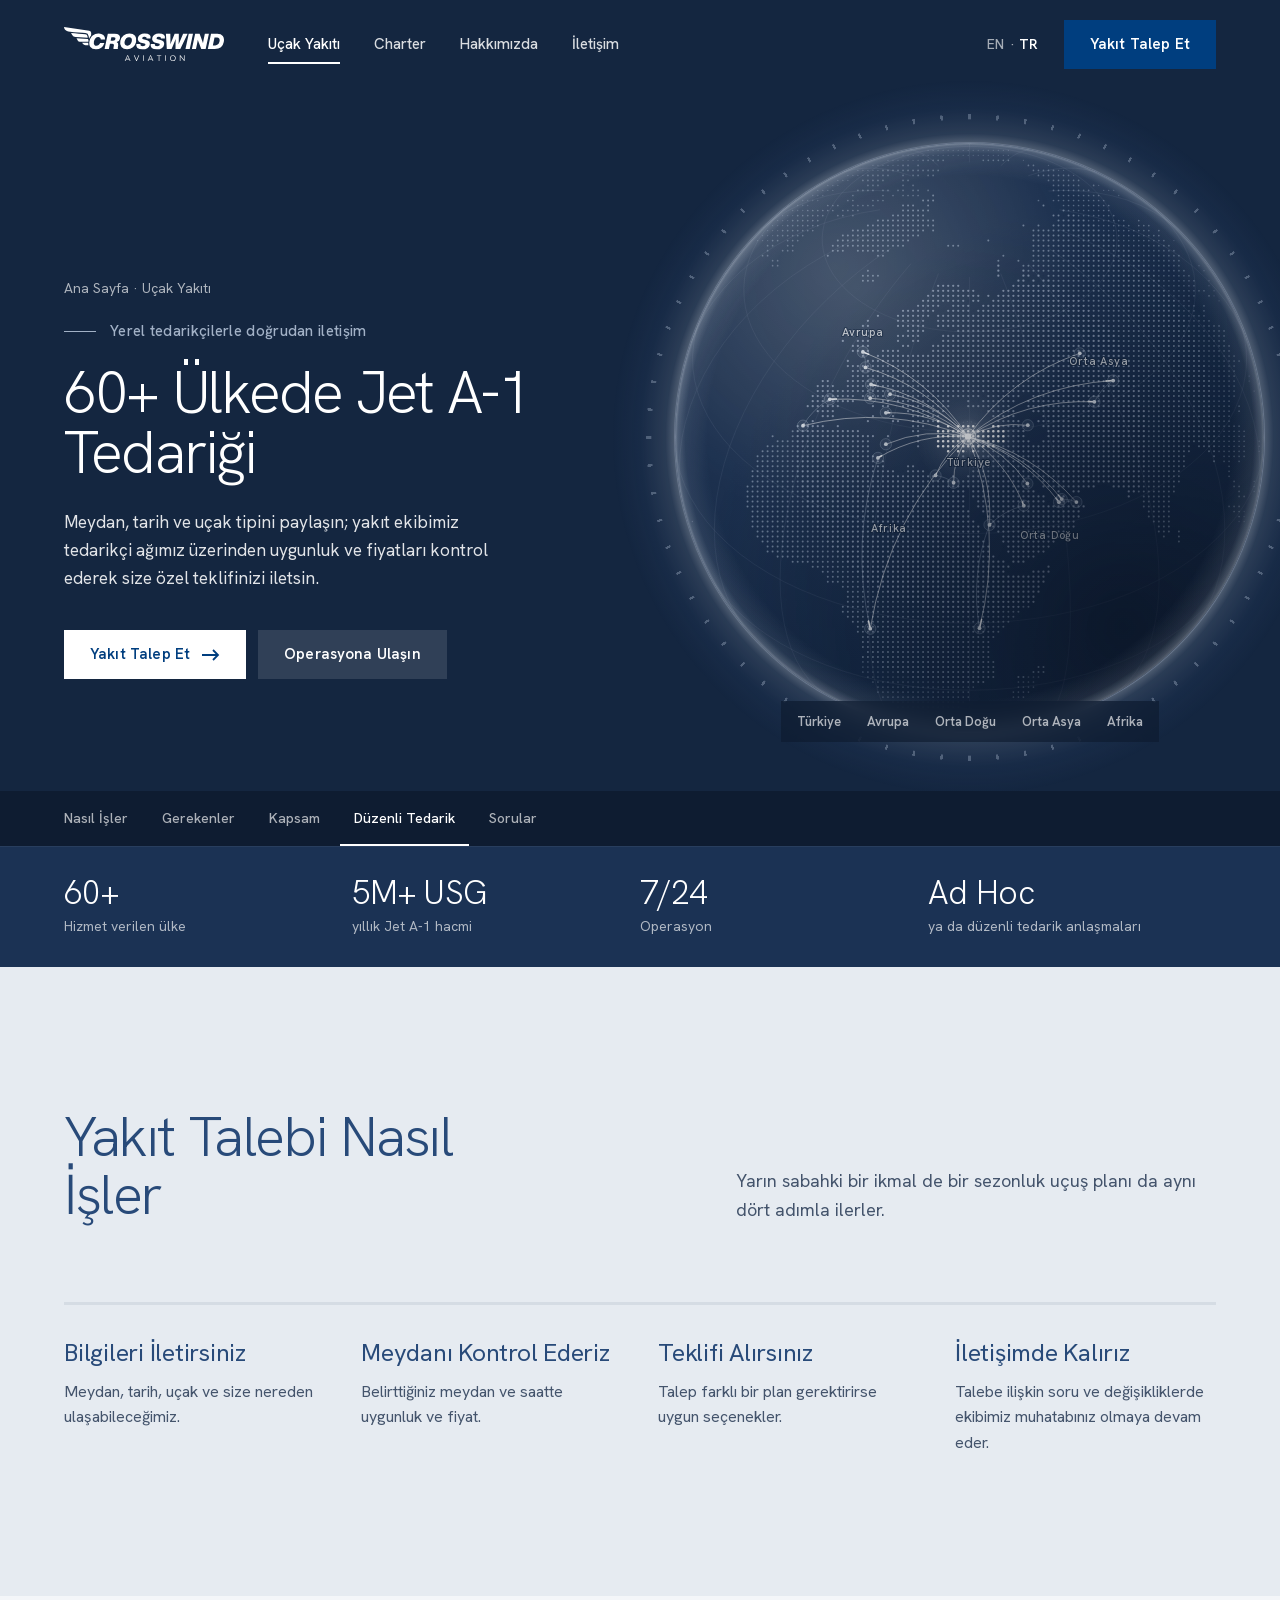
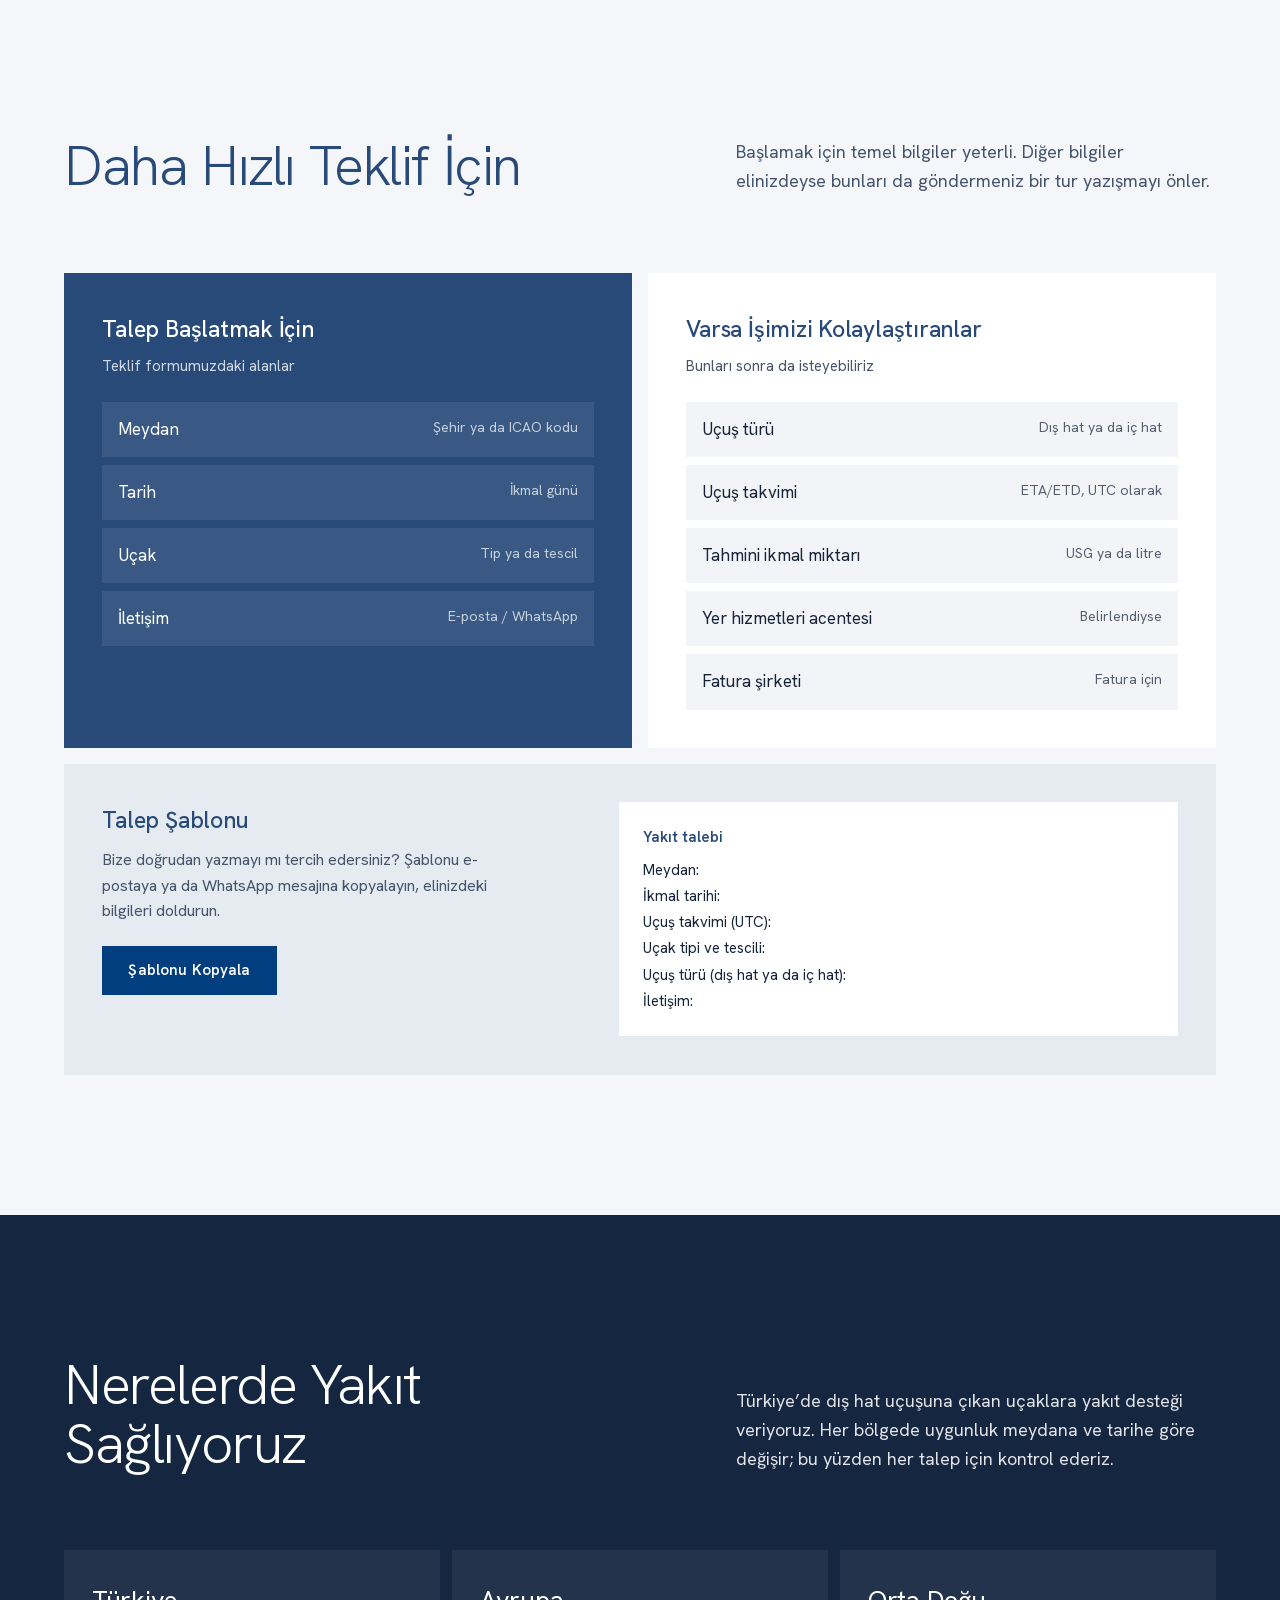
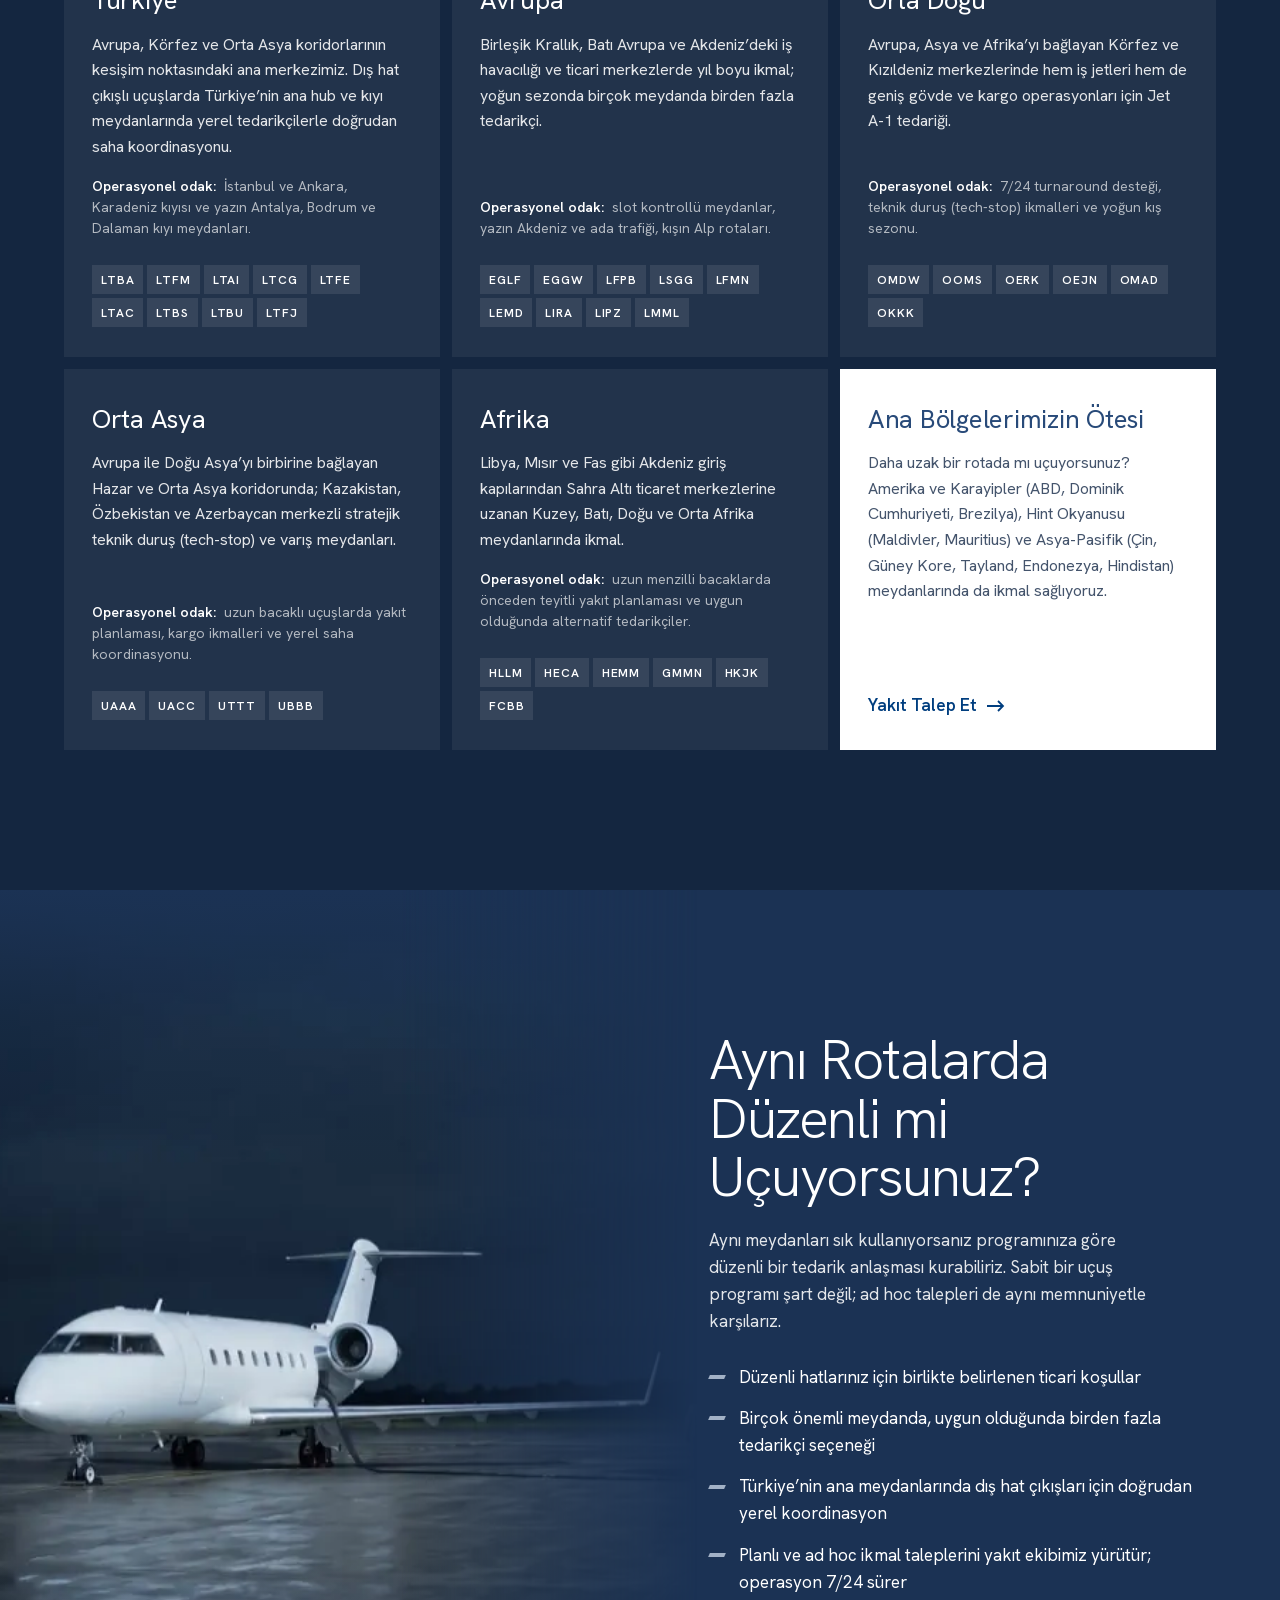
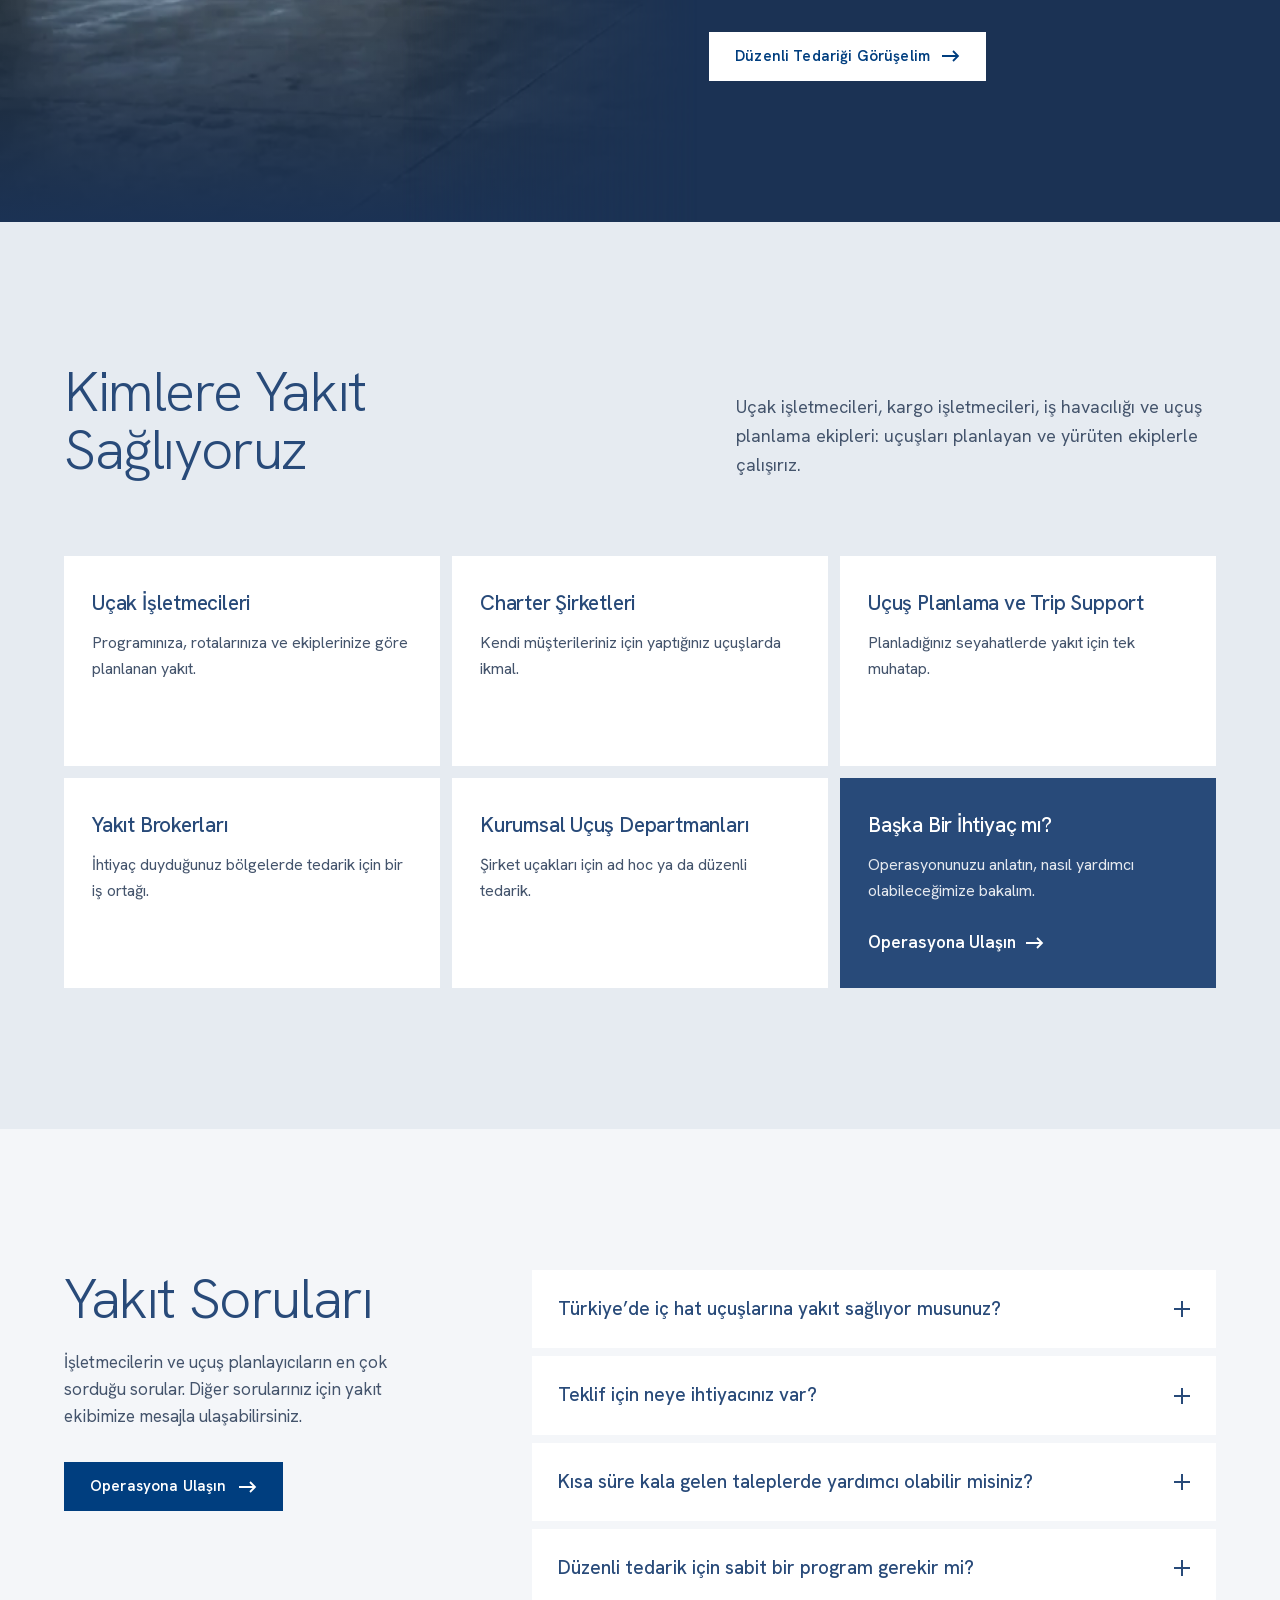
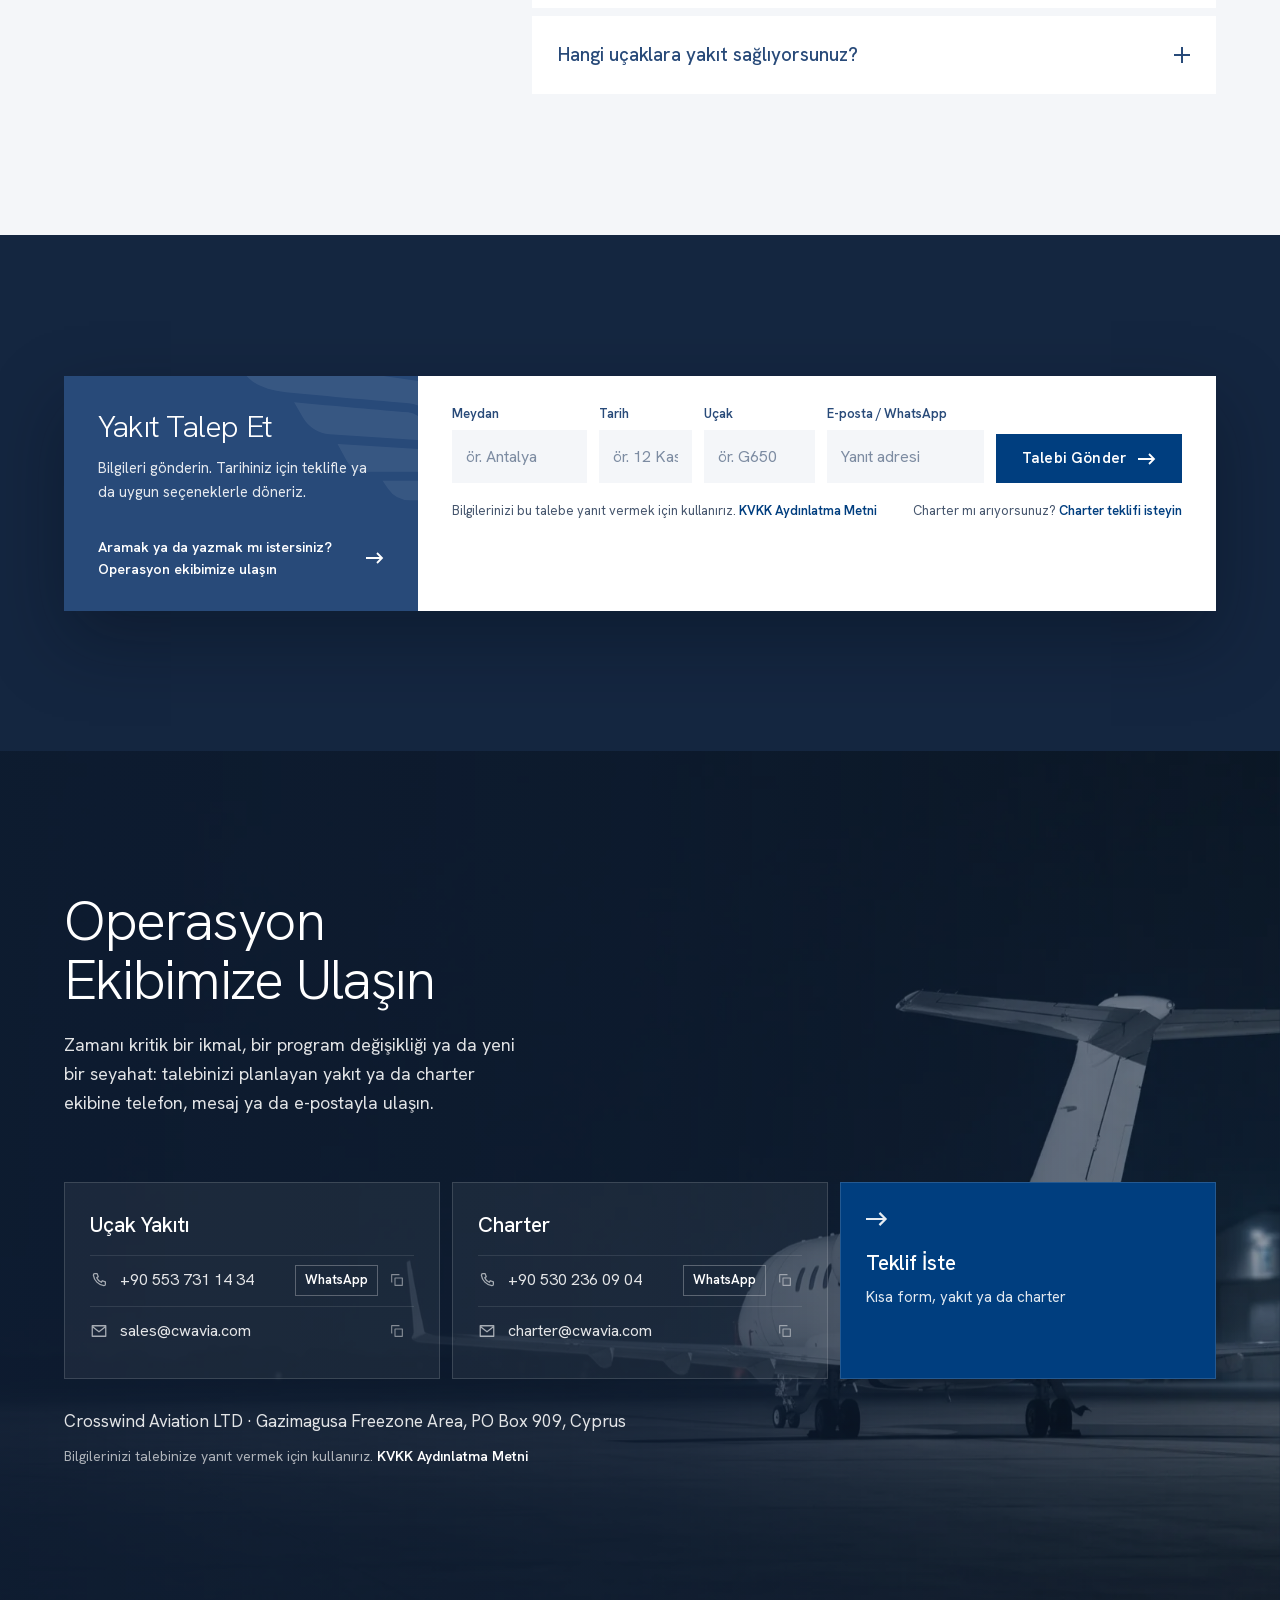
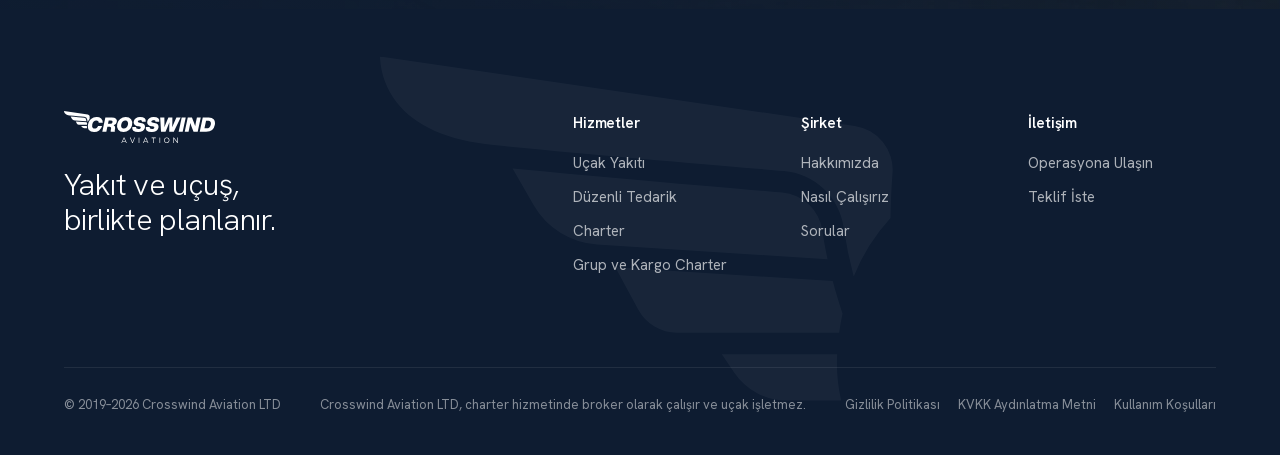
<file: tr/fuel.html>
<!doctype html>
<html lang="tr" class="js-yok">
<head>
<meta charset="utf-8">
<meta name="robots" content="noindex, nofollow">
<meta name="viewport" content="width=device-width, initial-scale=1, viewport-fit=cover">
<title>Jet A-1 Uçak Yakıtı Tedariği · Crosswind Aviation</title>
<meta name="description" content="Türkiye ve Körfez dahil 60+ ülkede Jet A-1 tedariği. Meydan ve tarihi gönderin; yakıt ekibimiz teklifle dönsün. Ad hoc ya da düzenli.">
<meta name="theme-color" content="#142640">
<meta property="og:type" content="website">
<meta property="og:site_name" content="Crosswind Aviation">
<meta property="og:title" content="Jet A-1 Uçak Yakıtı Tedariği · Crosswind Aviation">
<meta property="og:description" content="Türkiye ve Körfez dahil 60+ ülkede Jet A-1 tedariği. Meydan ve tarihi gönderin; yakıt ekibimiz teklifle dönsün. Ad hoc ya da düzenli.">
<link rel="canonical" href="https://cwavia.com/tr/fuel.html">
<link rel="alternate" hreflang="en" href="https://cwavia.com/fuel.html">
<link rel="alternate" hreflang="tr" href="https://cwavia.com/tr/fuel.html">
<link rel="alternate" hreflang="x-default" href="https://cwavia.com/fuel.html">
<meta property="og:url" content="https://cwavia.com/tr/fuel.html">
<meta property="og:locale" content="tr_TR">
<meta property="og:locale:alternate" content="en_GB">
<meta property="og:image" content="https://cwavia.com/assets/og-image-tr.jpg">
<meta property="og:image:width" content="1200">
<meta property="og:image:height" content="630">
<meta property="og:image:alt" content="Crosswind Aviation · Yakıt ve uçuş, birlikte planlanır.">
<meta name="twitter:card" content="summary_large_image">
<meta name="twitter:title" content="Jet A-1 Uçak Yakıtı Tedariği · Crosswind Aviation">
<meta name="twitter:description" content="Türkiye ve Körfez dahil 60+ ülkede Jet A-1 tedariği. Meydan ve tarihi gönderin; yakıt ekibimiz teklifle dönsün. Ad hoc ya da düzenli.">
<meta name="twitter:image" content="https://cwavia.com/assets/og-image-tr.jpg">
<link rel="icon" href="../assets/favicon.svg" type="image/svg+xml">
<link rel="icon" href="../assets/favicon-32.png" type="image/png" sizes="32x32">
<link rel="apple-touch-icon" href="../assets/apple-touch-icon.png">
<link rel="preload" href="../assets/fonts/hanken-grotesk-latin.woff2" as="font" type="font/woff2" crossorigin>
<link rel="preload" href="../assets/fonts/hanken-grotesk-latin-ext.woff2" as="font" type="font/woff2" crossorigin>
<link rel="stylesheet" href="../assets/site.css">
<script type="application/ld+json" data-uretim>{"@context":"https://schema.org","@type":"Organization","name":"Crosswind Aviation","legalName":"Crosswind Aviation LTD","url":"https://cwavia.com/","logo":"https://cwavia.com/assets/apple-touch-icon.png","address":{"@type":"PostalAddress","streetAddress":"Gazimagusa Freezone Area","postOfficeBoxNumber":"PO Box 909","addressCountry":"Cyprus"},"contactPoint":[{"@type":"ContactPoint","contactType":"Aviation fuel","telephone":"+905537311434","email":"sales@cwavia.com","availableLanguage":["en","tr"]},{"@type":"ContactPoint","contactType":"Charter","telephone":"+905302360904","email":"charter@cwavia.com","availableLanguage":["en","tr"]}]}</script>
<script type="application/ld+json" data-uretim>{"@context":"https://schema.org","@type":"FAQPage","mainEntity":[{"@type":"Question","name":"Türkiye’de iç hat uçuşlarına yakıt sağlıyor musunuz?","acceptedAnswer":{"@type":"Answer","text":"Türkiye’de dış hat uçuşuna çıkan uçaklara yakıt desteği veriyoruz. Türkiye dışında ise genel olarak hem iç hat hem dış hat uçuşlarına destek verebiliyoruz."}},{"@type":"Question","name":"Teklif için neye ihtiyacınız var?","acceptedAnswer":{"@type":"Answer","text":"Meydan, tarih, uçak ve size nereden ulaşabileceğimiz. Elinizdeyse uçuş türü, uçuş takvimi, tahmini ikmal miktarı, yer hizmetleri acentesi ve fatura şirketi daha hızlı dönmemize yardımcı olur."}},{"@type":"Question","name":"Kısa süre kala gelen taleplerde yardımcı olabilir misiniz?","acceptedAnswer":{"@type":"Answer","text":"Evet, gönderin; operasyon 7/24 sürer. Kısa süre kala neyin mümkün olduğu meydana ve saate bağlıdır; uygun seçenekleri size iletiriz."}},{"@type":"Question","name":"Düzenli tedarik için sabit bir program gerekir mi?","acceptedAnswer":{"@type":"Answer","text":"Hayır. Düzenli tedarik anlaşması, en sık kullandığınız meydanlara göre, sabit bir uçuş programı olsun ya da olmasın kurulabilir. Ad hoc talepler de aynı memnuniyetle karşılanır."}},{"@type":"Question","name":"Hangi uçaklara yakıt sağlıyorsunuz?","acceptedAnswer":{"@type":"Answer","text":"İş jetleri ve turboproplardan dar ve geniş gövdeli yolcu uçaklarına ve kargo uçaklarına kadar türbinli uçaklar için Jet A-1 tedarik ediyoruz. Uçak tipini ve tahmini ikmal miktarını paylaşın; ekibimiz meydanınız ve tarihiniz için uygunluğu kontrol etsin."}}]}</script>
</head>
<body data-tur="yakit">
<a class="atla" href="#icerik">İçeriğe geç</a>
<svg width="0" height="0" style="position:absolute" aria-hidden="true">
  <symbol id="i-ok" viewBox="0 0 18 12"><path d="M0 6h16M11 1l5 5-5 5" fill="none" stroke="currentColor" stroke-width="1.8"/></symbol>
  <symbol id="i-mesaj" viewBox="0 0 24 24"><path d="M4 4h16v12H10l-6 4z" fill="none" stroke="currentColor" stroke-width="1.7" stroke-linejoin="round"/></symbol>
  <symbol id="i-posta" viewBox="0 0 24 24"><path d="M3 5h18v14H3z M3 6l9 7 9-7" fill="none" stroke="currentColor" stroke-width="1.7" stroke-linejoin="round"/></symbol>
  <symbol id="i-tel" viewBox="0 0 24 24"><path d="M6.5 3.5h3l1.5 4-2 1.5a11 11 0 0 0 6 6l1.5-2 4 1.5v3a2 2 0 0 1-2 2A16.5 16.5 0 0 1 4.5 5.5a2 2 0 0 1 2-2z" fill="none" stroke="currentColor" stroke-width="1.7" stroke-linejoin="round"/></symbol>
  <symbol id="i-kanat" viewBox="0 0 40 27"><g transform="translate(-46.005 -35.133)" fill="currentColor"><path d="M102.82,67.782a3.418,3.418,0,0,0-3.092-2.934c-4.755-.4-13.479-1.15-20.735-1.847l1.615,2.81A6.071,6.071,0,0,0,85.5,68.854l17.717,1.118C103.047,69.167,102.914,68.425,102.82,67.782Z" transform="translate(-22.787 -19.251)"/><path d="M85.429,44.089a3.408,3.408,0,0,0-2.913-3.619L46,35.133a6.217,6.217,0,0,0,1.278,3.522c1.429,1.836,3.947,2.943,7.484,3.29,7.52.737,17.208,1.569,22.313,2a5.071,5.071,0,0,1,4.593,4.344,34.8,34.8,0,0,0,.777,3.766,14.886,14.886,0,0,1,2.827-4.492C85.291,46.435,85.336,45.277,85.429,44.089Z"/><path d="M139.913,109.218h-8.872l.963,1.417a4.894,4.894,0,0,0,4.052,2.145h4.164A12.971,12.971,0,0,1,139.913,109.218Z" transform="translate(-58.742 -51.177)"/><path d="M104.546,87.585l1.771,3.256a3.4,3.4,0,0,0,2.987,1.775h12.457q.1-.727.261-1.49c-.294-.863-.547-1.7-.753-2.485Z" transform="translate(-40.439 -36.233)"/></g></symbol>
</svg>

<header class="bar" id="bar">
  <div class="wrap">
    <a href="index.html" aria-label="Crosswind Aviation, ana sayfa"><img decoding="async" class="logo" src="../assets/crosswind-logo-beyaz.svg" alt="Crosswind Aviation"></a>
    <nav class="ana" id="ana-menu" aria-label="Ana menü">
      <a href="fuel.html" aria-current="page">Uçak Yakıtı</a>
      <a href="charter.html">Charter</a>
      <a href="about.html">Hakkımızda</a>
      <a href="#iletisim">İletişim</a>
    </nav>
    <div class="bar-sag">
      <div class="dil" aria-label="Dil"><a href="../fuel.html" hreflang="en" lang="en">EN</a> · <b aria-current="true">TR</b></div>
      <a class="btn btn--mavi" href="#teklif">Yakıt Talep Et</a>
      <button class="menu-ac" type="button" aria-expanded="false" aria-controls="ana-menu" aria-label="Menü"><i></i><i></i><i></i></button>
    </div>
  </div>
</header>

<main id="icerik" tabindex="-1">
  <section class="sayfa-hero sayfa-hero--kure z-koyu" aria-labelledby="baslik">
    <svg class="kanat-filigran" aria-hidden="true" style="color:#fff"><use href="#i-kanat"/></svg>
    <div class="wrap">
      <div class="giris-anim">
        <p class="yol"><a href="index.html">Ana Sayfa</a> · Uçak Yakıtı</p>
        <p class="ust-etiket">Yerel tedarikçilerle doğrudan iletişim</p>
        <h1 id="baslik">60+ Ülkede Jet A-1 Tedariği</h1>
        <p class="giris">Meydan, tarih ve uçak tipini paylaşın; yakıt ekibimiz tedarikçi ağımız üzerinden uygunluk ve fiyatları kontrol ederek size özel teklifinizi iletsin.</p>
        <div class="kapilar">
          <a class="btn btn--beyaz" href="#teklif">Yakıt Talep Et <svg class="ok"><use href="#i-ok"/></svg></a>
          <a class="btn btn--cam" href="#iletisim">Operasyona Ulaşın</a>
        </div>
      </div>
      <div class="kure" id="kure"><div class="kure__govde"><div class="kure__ic">
          <img decoding="async" src="../assets/kure-noktalar.svg" alt="" aria-hidden="true">
          <svg viewBox="0 0 1000 1000" role="img" aria-label="Türkiye merkezli noktalı dünya haritası; Avrupa, Orta Doğu, Orta Asya ve Afrika’ya rotalar">
            <defs><radialGradient id="kure-isik"><stop offset="0" stop-color="#fff" stop-opacity=".5"/><stop offset=".35" stop-color="#D5DCE4" stop-opacity=".16"/><stop offset="1" stop-color="#A2B1C6" stop-opacity="0"/></radialGradient></defs>
            <path class="izgara" d="M254.5 900.5L273.4 910.9L293.5 920.4L314.6 929.0L336.5 936.7L359.3 943.4L382.8 949.0L406.8 953.6L431.3 957.2L456.1 959.7L481.2 961.1L506.3 961.3L531.4 960.5L556.3 958.6L581.0 955.6L605.3 951.5L629.0 946.3L652.2 940.1L674.6 933.0L696.1 924.8L716.7 915.7L736.2 905.8M93.5 733.5L106.5 751.1L121.4 768.1L138.2 784.3L156.8 799.8L177.0 814.5L198.8 828.2L222.1 840.9L246.7 852.6L272.5 863.2L299.5 872.6L327.4 880.8L356.2 887.7L385.7 893.4L415.7 897.8L446.2 900.8L476.9 902.5L507.7 902.8L538.5 901.8L569.1 899.4L599.4 895.7L629.1 890.7L658.3 884.4L686.7 876.8L714.1 868.0L740.5 858.0L765.8 846.9L789.8 834.7L812.3 821.5L833.3 807.3L852.7 792.2L870.4 776.3L886.3 759.7L900.3 742.4L912.3 724.5M30.6 515.5L33.5 536.0L38.6 556.4L46.0 576.6L55.6 596.3L67.4 615.6L81.2 634.3L97.1 652.3L115.0 669.7L134.7 686.1L156.3 701.7L179.5 716.3L204.2 729.9L230.4 742.3L257.9 753.5L286.6 763.5L316.4 772.3L347.0 779.7L378.4 785.7L410.3 790.3L442.7 793.6L475.4 795.4L508.2 795.7L541.0 794.7L573.5 792.1L605.7 788.2L637.4 782.9L668.4 776.1L698.6 768.1L727.9 758.7L756.0 748.1L782.9 736.2L808.3 723.2L832.3 709.1L854.7 694.0L875.4 678.0L894.2 661.1L911.1 643.4L926.0 625.0L938.8 606.0L949.5 586.5L958.0 566.5L964.2 546.3L968.2 525.8M69.7 312.6L63.8 331.6L60.0 350.8L58.4 370.2L58.9 389.6L61.6 408.9L66.5 428.1L73.4 447.0L82.4 465.6L93.5 483.7L106.5 501.3L121.4 518.2L138.2 534.5L156.8 550.0L177.0 564.6L198.8 578.3L222.1 591.1L246.7 602.8L272.5 613.3L299.5 622.7L327.4 630.9L356.2 637.9L385.7 643.5L415.7 647.9L446.2 650.9L476.9 652.6L507.7 653.0L538.5 652.0L569.1 649.6L599.4 645.9L629.1 640.9L658.3 634.6L686.7 627.0L714.1 618.2L740.5 608.2L765.8 597.0L789.8 584.8L812.3 571.6L833.3 557.4L852.7 542.3L870.4 526.5L886.3 509.8L900.3 492.5L912.3 474.7L922.4 456.3L930.3 437.6L936.2 418.6L940.0 399.3L941.6 379.9L941.1 360.5L938.4 341.2L933.5 322.0M212.5 128.9L198.0 141.8L185.1 155.4L173.7 169.5L163.9 184.0L155.7 199.0L149.2 214.2L144.4 229.8L141.3 245.5L140.0 261.3L140.5 277.1L142.6 292.8L146.6 308.5L152.2 323.9L159.6 339.0L168.6 353.7L179.2 368.1L191.4 381.9L205.1 395.2L220.2 407.8L236.7 419.7L254.5 430.9L273.4 441.3L293.5 450.8L314.6 459.4L336.5 467.1L359.3 473.8L382.8 479.5L406.8 484.1L431.3 487.6L456.1 490.1L481.2 491.5L506.3 491.8L531.4 490.9L556.3 489.0L581.0 486.0L605.3 481.9L629.0 476.7L652.2 470.6L674.6 463.4L696.1 455.2L716.7 446.2L736.2 436.2L754.6 425.4L771.7 413.9L787.5 401.6L802.0 388.6L814.9 375.1L826.3 361.0L836.1 346.4L844.3 331.5L850.8 316.2L855.6 300.7L858.7 285.0L860.0 269.2L859.5 253.4L857.4 237.6L853.4 222.0L847.8 206.6L840.4 191.4L831.4 176.7L820.8 162.4L808.6 148.5L794.9 135.3M634.8 62.5L621.0 56.9L606.7 51.9L591.8 47.5L576.5 43.8L560.8 40.8L544.8 38.5L528.6 36.9L512.3 36.0L495.9 35.8L479.5 36.3L463.2 37.6L447.1 39.6L431.3 42.2L415.8 45.6L400.7 49.6L386.1 54.3L372.0 59.6L358.6 65.6L345.8 72.1L333.8 79.1L322.6 86.7L312.3 94.7L302.9 103.1L294.5 112.0L287.0 121.2L280.6 130.7L275.3 140.4L271.0 150.4L267.9 160.5L265.9 170.8L265.0 181.1L265.3 191.4L266.8 201.7L269.3 211.9L273.0 222.0L277.8 231.8L283.7 241.5L290.6 250.8L298.6 259.8L307.5 268.5L317.4 276.7L328.1 284.5L339.7 291.8L352.1 298.6L365.2 304.8L379.0 310.4L393.3 315.4L408.2 319.8L423.5 323.5L439.2 326.5L455.2 328.8L471.4 330.5L487.7 331.4L504.1 331.5L520.5 331.0L536.8 329.7L552.9 327.8L568.7 325.1L584.2 321.7L599.3 317.7L613.9 313.0L628.0 307.7L641.4 301.8L654.2 295.3L666.2 288.3L677.4 280.7L687.7 272.7L697.1 264.2L705.5 255.4L713.0 246.2L719.4 236.7L724.7 226.9L729.0 216.9L732.1 206.8L734.1 196.6L735.0 186.3L734.7 175.9L733.2 165.7L730.7 155.5L727.0 145.4L722.2 135.5L716.3 125.9L709.4 116.5L701.4 107.5L692.5 98.9L682.6 90.6L671.9 82.8L660.3 75.5L647.9 68.7L634.8 62.5M599.0 41.1L589.9 41.8L580.4 44.7L570.5 49.9L560.2 57.2L549.7 66.7M500.0 31.8L500.0 35.8L500.0 42.0L500.0 50.5L500.0 61.2M401.0 41.1L410.1 41.8L419.6 44.7L429.5 49.9L439.8 57.2L450.3 66.7M297.8 76.9L314.0 72.7L331.1 70.5L348.9 70.4L367.6 72.4L386.8 76.5L406.6 82.6M170.7 165.7L188.2 151.9L207.2 139.9L227.6 129.6L249.4 121.1L272.4 114.5L296.5 109.7L321.6 106.9L347.5 105.9L374.2 106.9M55.1 349.9L65.1 326.8L77.2 304.5L91.3 283.2L107.5 262.9L125.5 243.8L145.4 225.9L167.0 209.3L190.3 194.2L215.0 180.6L241.2 168.5L268.6 158.0L297.1 149.2L326.6 142.1L357.0 136.7M41.6 601.7L38.3 576.7L37.1 551.4L38.3 525.8L41.6 500.0L47.3 474.3L55.1 448.7L65.1 423.3L77.2 398.4L91.3 373.9L107.5 350.0L125.5 326.9L145.4 304.6L167.0 283.2L190.3 262.9L215.0 243.8L241.2 225.9L268.6 209.4L297.1 194.2L326.6 180.6L357.0 168.5M140.6 802.1L128.2 783.7L117.5 763.9L108.7 742.8L101.9 720.6L96.9 697.3L94.0 673.0L93.0 647.9L94.0 622.1L96.9 595.6L101.9 568.7L108.7 541.5L117.5 514.0L128.2 486.5L140.6 459.1L154.8 431.9L170.7 405.0L188.2 378.5L207.2 352.7L227.6 327.5L249.4 303.2L272.4 279.9L296.5 257.6L321.6 236.5L347.5 216.7L374.2 198.3M268.6 908.4L255.6 898.0L243.8 885.7L233.3 871.5L224.0 855.6L216.1 837.8L209.6 818.5L204.5 797.6L200.8 775.2L198.6 751.5L197.9 726.6L198.6 700.5L200.8 673.5L204.5 645.7L209.6 617.1L216.1 588.0L224.0 558.4L233.3 528.6L243.8 498.6L255.6 468.6L268.6 438.8L282.7 409.3L297.8 380.2L314.0 351.7L331.1 323.9L348.9 297.0L367.6 271.0L386.8 246.2L406.6 222.6M384.4 953.7L376.9 947.7L370.0 939.6L363.7 929.3L358.1 916.9L353.1 902.5L348.9 886.1L345.5 867.9L342.8 847.8L340.8 826.1L339.6 802.7L339.3 777.9L339.6 751.8L340.8 724.4L342.8 695.9L345.5 666.5L348.9 636.3L353.1 605.3L358.1 573.9L363.7 542.2L370.0 510.2L376.9 478.1L384.4 446.2L392.4 414.5L401.0 383.3L410.1 352.6L419.6 322.6L429.5 293.5L439.8 265.5L450.3 238.5M500.0 969.4L500.0 966.5L500.0 961.4L500.0 954.0L500.0 944.4L500.0 932.6L500.0 918.8L500.0 902.9L500.0 885.0L500.0 865.3L500.0 843.7L500.0 820.5L500.0 795.8L500.0 769.6L500.0 742.1L500.0 713.4L500.0 683.6L500.0 653.0L500.0 621.6L500.0 589.7L500.0 557.3L500.0 524.6L500.0 491.8L500.0 459.0L500.0 426.5L500.0 394.3L500.0 362.6L500.0 331.6L500.0 301.4L500.0 272.1L500.0 244.0M615.6 953.7L623.1 947.7L630.0 939.6L636.3 929.3L641.9 916.9L646.9 902.5L651.1 886.1L654.5 867.9L657.2 847.8L659.2 826.1L660.4 802.7L660.7 777.9L660.4 751.8L659.2 724.4L657.2 695.9L654.5 666.5L651.1 636.3L646.9 605.3L641.9 573.9L636.3 542.2L630.0 510.2L623.1 478.1L615.6 446.2L607.6 414.5L599.0 383.3L589.9 352.6L580.4 322.6L570.5 293.5L560.2 265.5L549.7 238.5M731.4 908.4L744.4 898.0L756.2 885.7L766.7 871.5L776.0 855.6L783.9 837.8L790.4 818.5L795.5 797.6L799.2 775.2L801.4 751.5L802.1 726.6L801.4 700.5L799.2 673.5L795.5 645.7L790.4 617.1L783.9 588.0L776.0 558.4L766.7 528.6L756.2 498.6L744.4 468.6L731.4 438.8L717.3 409.3L702.2 380.2L686.0 351.7L668.9 323.9L651.1 297.0L632.4 271.0L613.2 246.2L593.4 222.6M859.4 802.1L871.8 783.7L882.5 763.9L891.3 742.8L898.1 720.6L903.1 697.3L906.0 673.0L907.0 647.9L906.0 622.1L903.1 595.6L898.1 568.7L891.3 541.5L882.5 514.0L871.8 486.5L859.4 459.1L845.2 431.9L829.3 405.0L811.8 378.5L792.8 352.7L772.4 327.5L750.6 303.2L727.6 279.9L703.5 257.6L678.4 236.5L652.5 216.7L625.8 198.3M958.4 601.7L961.7 576.7L962.9 551.4L961.7 525.8L958.4 500.0L952.7 474.3L944.9 448.7L934.9 423.3L922.8 398.4L908.7 373.9L892.5 350.0L874.5 326.9L854.6 304.6L833.0 283.2L809.7 262.9L785.0 243.8L758.8 225.9L731.4 209.4L702.9 194.2L673.4 180.6L643.0 168.5M944.9 349.9L934.9 326.8L922.8 304.5L908.7 283.2L892.5 262.9L874.5 243.8L854.6 225.9L833.0 209.3L809.7 194.2L785.0 180.6L758.8 168.5L731.4 158.0L702.9 149.2L673.4 142.1L643.0 136.7M829.3 165.7L811.8 151.9L792.8 139.9L772.4 129.6L750.6 121.1L727.6 114.5L703.5 109.7L678.4 106.9L652.5 105.9L625.8 106.9M702.2 76.9L686.0 72.7L668.9 70.5L651.1 70.4L632.4 72.4L613.2 76.5L593.4 82.6"/>
            <circle class="merkez-isik" cx="497.5" cy="498.4" r="84" fill="url(#kure-isik)"/>
            <g class="rotalar">
              <path class="rota rota--ic" data-bolge="tr" data-kaynak="ic" pathLength="1" d="M497.5 498.4Q483.4 487.1 466 482"/>
              <path class="rota rota--ic" data-bolge="tr" data-kaynak="ic" pathLength="1" d="M497.5 498.4Q484.2 503.8 474 514"/>
              <path class="rota rota--ic" data-bolge="tr" data-kaynak="ic" pathLength="1" d="M497.5 498.4Q512.9 490.9 530 490"/>
              <path class="rota rota--ic" data-bolge="tr" data-kaynak="ic" pathLength="1" d="M497.5 498.4Q472.2 501.4 450 514"/>
              <path class="rota rota--ic" data-bolge="tr" data-kaynak="ic" pathLength="1" d="M497.5 498.4Q494.6 493.4 490 490"/>
              <path class="rota rota--ic" data-bolge="tr" data-kaynak="ic" pathLength="1" d="M497.5 498.4Q476.2 502.2 458 514"/>
              <path class="rota" data-bolge="me" data-kaynak="tr" pathLength="1" d="M497.5 498.4Q588.2 524.3 646.9 598.1"/>
              <path class="rota" data-bolge="me" data-kaynak="tr" pathLength="1" d="M497.5 498.4Q600.6 523.0 670.3 602.8"/>
              <path class="rota" data-bolge="me" data-kaynak="tr" pathLength="1" d="M497.5 498.4Q559.6 539.2 586.4 608.5"/>
              <path class="rota" data-bolge="me" data-kaynak="tr" pathLength="1" d="M497.5 498.4Q537.1 563.3 531.7 639.2"/>
              <path class="rota" data-bolge="me" data-kaynak="tr" pathLength="1" d="M497.5 498.4Q586.7 527.4 642.5 602.9"/>
              <path class="rota" data-bolge="me" data-kaynak="tr" pathLength="1" d="M497.5 498.4Q556.8 520.7 592.1 573.2"/>
              <path class="rota" data-bolge="eu" data-kaynak="tr" pathLength="1" d="M497.5 498.4Q435.3 404.1 329.9 363.5"/>
              <path class="rota" data-bolge="eu" data-kaynak="tr" pathLength="1" d="M497.5 498.4Q433.4 417.1 334.0 388.1"/>
              <path class="rota" data-bolge="eu" data-kaynak="tr" pathLength="1" d="M497.5 498.4Q433.5 432.1 342.9 415.3"/>
              <path class="rota" data-bolge="eu" data-kaynak="tr" pathLength="1" d="M497.5 498.4Q429.3 442.8 341.5 437.2"/>
              <path class="rota" data-bolge="eu" data-kaynak="tr" pathLength="1" d="M497.5 498.4Q396.8 433.4 277.1 438.9"/>
              <path class="rota" data-bolge="eu" data-kaynak="tr" pathLength="1" d="M497.5 498.4Q446.2 444.7 373.2 430.8"/>
              <path class="rota" data-bolge="eu" data-kaynak="tr" pathLength="1" d="M497.5 498.4Q438.1 458.4 366.5 460.4"/>
              <path class="rota" data-bolge="eu" data-kaynak="tr" pathLength="1" d="M497.5 498.4Q430.0 483.5 366.5 510.6"/>
              <path class="rota" data-bolge="ca" data-kaynak="tr" pathLength="1" d="M497.5 498.4Q598.9 416.7 728.9 409.0"/>
              <path class="rota" data-bolge="ca" data-kaynak="tr" pathLength="1" d="M497.5 498.4Q565.4 403.5 675.7 365.7"/>
              <path class="rota" data-bolge="ca" data-kaynak="tr" pathLength="1" d="M497.5 498.4Q589.4 438.4 699.0 442.9"/>
              <path class="rota" data-bolge="ca" data-kaynak="tr" pathLength="1" d="M497.5 498.4Q542.3 474.1 592.8 480.3"/>
              <path class="rota" data-bolge="af" data-kaynak="tr" pathLength="1" d="M497.5 498.4Q420.3 492.4 353.9 532.4"/>
              <path class="rota" data-bolge="af" data-kaynak="tr" pathLength="1" d="M497.5 498.4Q474.2 531.5 474.5 572.0"/>
              <path class="rota" data-bolge="af" data-kaynak="tr" pathLength="1" d="M497.5 498.4Q461.7 521.1 445.7 560.4"/>
              <path class="rota" data-bolge="af" data-kaynak="tr" pathLength="1" d="M497.5 498.4Q368.7 447.6 234.4 481.0"/>
              <path class="rota" data-bolge="af" data-kaynak="tr" pathLength="1" d="M497.5 498.4Q555.5 648.2 515.8 803.9"/>
              <path class="rota" data-bolge="af" data-kaynak="tr" pathLength="1" d="M497.5 498.4Q370.5 626.6 341.6 804.7"/>
              <path class="rota" data-bolge="eu" data-kaynak="eu" pathLength="1" d="M329.9 363.5Q335.4 375.2 334.0 388.1"/>
              <path class="rota" data-bolge="eu" data-kaynak="eu" pathLength="1" d="M342.9 415.3Q339.1 426.1 341.5 437.2"/>
              <path class="rota" data-bolge="eu" data-kaynak="eu" pathLength="1" d="M277.1 438.9Q249.9 454.0 234.4 481.0"/>
              <path class="rota" data-bolge="me" data-kaynak="me" pathLength="1" d="M646.9 598.1Q659.3 597.2 670.3 602.8"/>
              <path class="rota" data-bolge="me" data-kaynak="me" pathLength="1" d="M586.4 608.5Q554.8 616.2 531.7 639.2"/>
              <path class="rota" data-bolge="ca" data-kaynak="ca" pathLength="1" d="M728.9 409.0Q709.2 421.8 699.0 442.9"/>
              <path class="rota" data-bolge="af" data-kaynak="af" pathLength="1" d="M474.5 572.0Q461.7 562.2 445.7 560.4"/>
              <path class="rota" data-bolge="me" data-kaynak="me" pathLength="1" d="M531.7 639.2Q500.7 719.3 515.8 803.9"/>
              <path class="rota" data-bolge="af" data-kaynak="af" pathLength="1" d="M353.9 532.4Q309.6 666.8 341.6 804.7"/>
            </g>
            <g class="akanlar"></g>
            <circle class="nabiz" cx="497.5" cy="498.4" r="8"/>
            <g class="dugumler">
              <g transform="translate(497.5 498.4)"><g class="dugum dugum--tr" data-bolge="tr"><circle class="dugum__dis" r="24"/><circle class="dugum__hale" r="12.5"/><circle class="dugum__nokta" r="5.2"/></g></g>
              <g transform="translate(646.9 598.1)"><g class="dugum" data-bolge="me"><circle class="dugum__hale" r="9"/><circle class="dugum__nokta" r="3"/></g></g>
              <g transform="translate(670.3 602.8)"><g class="dugum" data-bolge="me"><circle class="dugum__hale" r="9"/><circle class="dugum__nokta" r="3"/></g></g>
              <g transform="translate(586.4 608.5)"><g class="dugum" data-bolge="me"><circle class="dugum__hale" r="9"/><circle class="dugum__nokta" r="3"/></g></g>
              <g transform="translate(531.7 639.2)"><g class="dugum" data-bolge="me"><circle class="dugum__hale" r="9"/><circle class="dugum__nokta" r="3"/></g></g>
              <g transform="translate(642.5 602.9)"><g class="dugum" data-bolge="me"><circle class="dugum__hale" r="9"/><circle class="dugum__nokta" r="3"/></g></g>
              <g transform="translate(592.1 573.2)"><g class="dugum" data-bolge="me"><circle class="dugum__hale" r="9"/><circle class="dugum__nokta" r="3"/></g></g>
              <g transform="translate(329.9 363.5)"><g class="dugum" data-bolge="eu"><circle class="dugum__hale" r="9"/><circle class="dugum__nokta" r="3"/></g></g>
              <g transform="translate(334.0 388.1)"><g class="dugum" data-bolge="eu"><circle class="dugum__hale" r="9"/><circle class="dugum__nokta" r="3"/></g></g>
              <g transform="translate(342.9 415.3)"><g class="dugum" data-bolge="eu"><circle class="dugum__hale" r="9"/><circle class="dugum__nokta" r="3"/></g></g>
              <g transform="translate(341.5 437.2)"><g class="dugum" data-bolge="eu"><circle class="dugum__hale" r="9"/><circle class="dugum__nokta" r="3"/></g></g>
              <g transform="translate(277.1 438.9)"><g class="dugum" data-bolge="eu"><circle class="dugum__hale" r="9"/><circle class="dugum__nokta" r="3"/></g></g>
              <g transform="translate(373.2 430.8)"><g class="dugum" data-bolge="eu"><circle class="dugum__hale" r="9"/><circle class="dugum__nokta" r="3"/></g></g>
              <g transform="translate(366.5 460.4)"><g class="dugum" data-bolge="eu"><circle class="dugum__hale" r="9"/><circle class="dugum__nokta" r="3"/></g></g>
              <g transform="translate(366.5 510.6)"><g class="dugum" data-bolge="eu"><circle class="dugum__hale" r="9"/><circle class="dugum__nokta" r="3"/></g></g>
              <g transform="translate(728.9 409.0)"><g class="dugum" data-bolge="ca"><circle class="dugum__hale" r="9"/><circle class="dugum__nokta" r="3"/></g></g>
              <g transform="translate(675.7 365.7)"><g class="dugum" data-bolge="ca"><circle class="dugum__hale" r="9"/><circle class="dugum__nokta" r="3"/></g></g>
              <g transform="translate(699.0 442.9)"><g class="dugum" data-bolge="ca"><circle class="dugum__hale" r="9"/><circle class="dugum__nokta" r="3"/></g></g>
              <g transform="translate(592.8 480.3)"><g class="dugum" data-bolge="ca"><circle class="dugum__hale" r="9"/><circle class="dugum__nokta" r="3"/></g></g>
              <g transform="translate(353.9 532.4)"><g class="dugum" data-bolge="af"><circle class="dugum__hale" r="9"/><circle class="dugum__nokta" r="3"/></g></g>
              <g transform="translate(474.5 572.0)"><g class="dugum" data-bolge="af"><circle class="dugum__hale" r="9"/><circle class="dugum__nokta" r="3"/></g></g>
              <g transform="translate(445.7 560.4)"><g class="dugum" data-bolge="af"><circle class="dugum__hale" r="9"/><circle class="dugum__nokta" r="3"/></g></g>
              <g transform="translate(234.4 481.0)"><g class="dugum" data-bolge="af"><circle class="dugum__hale" r="9"/><circle class="dugum__nokta" r="3"/></g></g>
              <g transform="translate(515.8 803.9)"><g class="dugum" data-bolge="af"><circle class="dugum__hale" r="9"/><circle class="dugum__nokta" r="3"/></g></g>
              <g transform="translate(341.6 804.7)"><g class="dugum" data-bolge="af"><circle class="dugum__hale" r="9"/><circle class="dugum__nokta" r="3"/></g></g>
            </g>
            <g class="icaolar">
              <g transform="translate(466 482)"><g class="icao" data-bolge="tr" data-icao="LTBA" style="--i:0" role="button" tabindex="0"><circle class="icao__halka" r="6"/><circle class="icao__nokta" r="2.4"/><text class="icao-etiket" dx="16" dy="-11" text-anchor="end">LTBA · LTFM</text></g></g>
              <g transform="translate(474 514)"><g class="icao" data-bolge="tr" data-icao="LTAI" style="--i:1" role="button" tabindex="0"><circle class="icao__halka" r="6"/><circle class="icao__nokta" r="2.4"/><text class="icao-etiket" dx="10" dy="13" text-anchor="start">LTAI</text></g></g>
              <g transform="translate(530 490)"><g class="icao" data-bolge="tr" data-icao="LTCG" style="--i:2" role="button" tabindex="0"><circle class="icao__halka" r="6"/><circle class="icao__nokta" r="2.4"/><text class="icao-etiket" dx="10" dy="4" text-anchor="start">LTCG</text></g></g>
              <g transform="translate(450 514)"><g class="icao" data-bolge="tr" data-icao="LTFE" style="--i:3" role="button" tabindex="0"><circle class="icao__halka" r="6"/><circle class="icao__nokta" r="2.4"/><text class="icao-etiket" dx="-10" dy="-6" text-anchor="end">LTFE</text></g></g>
              <g transform="translate(490 490)"><g class="icao" data-bolge="tr" data-icao="LTAC" style="--i:4" role="button" tabindex="0"><circle class="icao__halka" r="6"/><circle class="icao__nokta" r="2.4"/><text class="icao-etiket" dx="9" dy="-7" text-anchor="start">LTAC</text></g></g>
              <g transform="translate(458 514)"><g class="icao" data-bolge="tr" data-icao="LTBS" style="--i:5" role="button" tabindex="0"><circle class="icao__halka" r="6"/><circle class="icao__nokta" r="2.4"/><text class="icao-etiket" dx="-2" dy="18" text-anchor="end">LTBS</text></g></g>
              <g transform="translate(646.9 598.1)"><g class="icao" data-bolge="me" data-icao="OMDW" style="--i:0" role="button" tabindex="0"><circle class="icao__halka" r="6"/><circle class="icao__nokta" r="2.4"/><text class="icao-etiket" dx="0" dy="-11" text-anchor="middle">OMDW</text></g></g>
              <g transform="translate(670.3 602.8)"><g class="icao" data-bolge="me" data-icao="OOMS" style="--i:1" role="button" tabindex="0"><circle class="icao__halka" r="6"/><circle class="icao__nokta" r="2.4"/><text class="icao-etiket" dx="10" dy="5" text-anchor="start">OOMS</text></g></g>
              <g transform="translate(586.4 608.5)"><g class="icao" data-bolge="me" data-icao="OERK" style="--i:2" role="button" tabindex="0"><circle class="icao__halka" r="6"/><circle class="icao__nokta" r="2.4"/><text class="icao-etiket" dx="-10" dy="4" text-anchor="end">OERK</text></g></g>
              <g transform="translate(531.7 639.2)"><g class="icao" data-bolge="me" data-icao="OEJN" style="--i:3" role="button" tabindex="0"><circle class="icao__halka" r="6"/><circle class="icao__nokta" r="2.4"/><text class="icao-etiket" dx="-10" dy="5" text-anchor="end">OEJN</text></g></g>
              <g transform="translate(642.5 602.9)"><g class="icao" data-bolge="me" data-icao="OMAD" style="--i:4" role="button" tabindex="0"><circle class="icao__halka" r="6"/><circle class="icao__nokta" r="2.4"/><text class="icao-etiket" dx="0" dy="19" text-anchor="middle">OMAD</text></g></g>
              <g transform="translate(592.1 573.2)"><g class="icao" data-bolge="me" data-icao="OKKK" style="--i:5" role="button" tabindex="0"><circle class="icao__halka" r="6"/><circle class="icao__nokta" r="2.4"/><text class="icao-etiket" dx="-8" dy="-8" text-anchor="end">OKKK</text></g></g>
              <g transform="translate(329.9 363.5)"><g class="icao" data-bolge="eu" data-icao="EGLF" style="--i:0" role="button" tabindex="0"><circle class="icao__halka" r="6"/><circle class="icao__nokta" r="2.4"/><text class="icao-etiket" dx="-10" dy="-6" text-anchor="end">EGLF · EGGW</text></g></g>
              <g transform="translate(334.0 388.1)"><g class="icao" data-bolge="eu" data-icao="LFPB" style="--i:1" role="button" tabindex="0"><circle class="icao__halka" r="6"/><circle class="icao__nokta" r="2.4"/><text class="icao-etiket" dx="-10" dy="4" text-anchor="end">LFPB</text></g></g>
              <g transform="translate(342.9 415.3)"><g class="icao" data-bolge="eu" data-icao="LSGG" style="--i:2" role="button" tabindex="0"><circle class="icao__halka" r="6"/><circle class="icao__nokta" r="2.4"/><text class="icao-etiket" dx="-10" dy="4" text-anchor="end">LSGG</text></g></g>
              <g transform="translate(341.5 437.2)"><g class="icao" data-bolge="eu" data-icao="LFMN" style="--i:3" role="button" tabindex="0"><circle class="icao__halka" r="6"/><circle class="icao__nokta" r="2.4"/><text class="icao-etiket" dx="-10" dy="10" text-anchor="end">LFMN</text></g></g>
              <g transform="translate(277.1 438.9)"><g class="icao" data-bolge="eu" data-icao="LEMD" style="--i:4" role="button" tabindex="0"><circle class="icao__halka" r="6"/><circle class="icao__nokta" r="2.4"/><text class="icao-etiket" dx="-10" dy="4" text-anchor="end">LEMD</text></g></g>
              <g transform="translate(373.2 430.8)"><g class="icao" data-bolge="eu" data-icao="LIPZ" style="--i:5" role="button" tabindex="0"><circle class="icao__halka" r="6"/><circle class="icao__nokta" r="2.4"/><text class="icao-etiket" dx="10" dy="0" text-anchor="start">LIPZ</text></g></g>
              <g transform="translate(366.5 460.4)"><g class="icao" data-bolge="eu" data-icao="LIRA" style="--i:6" role="button" tabindex="0"><circle class="icao__halka" r="6"/><circle class="icao__nokta" r="2.4"/><text class="icao-etiket" dx="10" dy="5" text-anchor="start">LIRA</text></g></g>
              <g transform="translate(366.5 510.6)"><g class="icao" data-bolge="eu" data-icao="LMML" style="--i:7" role="button" tabindex="0"><circle class="icao__halka" r="6"/><circle class="icao__nokta" r="2.4"/><text class="icao-etiket" dx="10" dy="6" text-anchor="start">LMML</text></g></g>
              <g transform="translate(728.9 409.0)"><g class="icao" data-bolge="ca" data-icao="UAAA" style="--i:0" role="button" tabindex="0"><circle class="icao__halka" r="6"/><circle class="icao__nokta" r="2.4"/><text class="icao-etiket" dx="10" dy="-4" text-anchor="start">UAAA</text></g></g>
              <g transform="translate(675.7 365.7)"><g class="icao" data-bolge="ca" data-icao="UACC" style="--i:1" role="button" tabindex="0"><circle class="icao__halka" r="6"/><circle class="icao__nokta" r="2.4"/><text class="icao-etiket" dx="0" dy="-11" text-anchor="middle">UACC</text></g></g>
              <g transform="translate(699.0 442.9)"><g class="icao" data-bolge="ca" data-icao="UTTT" style="--i:2" role="button" tabindex="0"><circle class="icao__halka" r="6"/><circle class="icao__nokta" r="2.4"/><text class="icao-etiket" dx="10" dy="7" text-anchor="start">UTTT</text></g></g>
              <g transform="translate(592.8 480.3)"><g class="icao" data-bolge="ca" data-icao="UBBB" style="--i:3" role="button" tabindex="0"><circle class="icao__halka" r="6"/><circle class="icao__nokta" r="2.4"/><text class="icao-etiket" dx="-10" dy="-6" text-anchor="end">UBBB</text></g></g>
              <g transform="translate(353.9 532.4)"><g class="icao" data-bolge="af" data-icao="HLLM" style="--i:0" role="button" tabindex="0"><circle class="icao__halka" r="6"/><circle class="icao__nokta" r="2.4"/><text class="icao-etiket" dx="-10" dy="-6" text-anchor="end">HLLM</text></g></g>
              <g transform="translate(474.5 572.0)"><g class="icao" data-bolge="af" data-icao="HECA" style="--i:1" role="button" tabindex="0"><circle class="icao__halka" r="6"/><circle class="icao__nokta" r="2.4"/><text class="icao-etiket" dx="10" dy="-4" text-anchor="start">HECA</text></g></g>
              <g transform="translate(445.7 560.4)"><g class="icao" data-bolge="af" data-icao="HEMM" style="--i:2" role="button" tabindex="0"><circle class="icao__halka" r="6"/><circle class="icao__nokta" r="2.4"/><text class="icao-etiket" dx="-10" dy="7" text-anchor="end">HEMM</text></g></g>
              <g transform="translate(234.4 481.0)"><g class="icao" data-bolge="af" data-icao="GMMN" style="--i:3" role="button" tabindex="0"><circle class="icao__halka" r="6"/><circle class="icao__nokta" r="2.4"/><text class="icao-etiket" dx="10" dy="5" text-anchor="start">GMMN</text></g></g>
              <g transform="translate(515.8 803.9)"><g class="icao" data-bolge="af" data-icao="HKJK" style="--i:4" role="button" tabindex="0"><circle class="icao__halka" r="6"/><circle class="icao__nokta" r="2.4"/><text class="icao-etiket" dx="10" dy="4" text-anchor="start">HKJK</text></g></g>
              <g transform="translate(341.6 804.7)"><g class="icao" data-bolge="af" data-icao="FCBB" style="--i:5" role="button" tabindex="0"><circle class="icao__halka" r="6"/><circle class="icao__nokta" r="2.4"/><text class="icao-etiket" dx="-10" dy="4" text-anchor="end">FCBB</text></g></g>
            </g>
            <g class="etiketler">
              <g transform="translate(498 546)"><text class="etiket" data-bolge="tr" text-anchor="middle">Türkiye</text></g>
              <g transform="translate(330 338)"><text class="etiket" data-bolge="eu" text-anchor="middle">Avrupa</text></g>
              <g transform="translate(628 662)"><text class="etiket" data-bolge="me" text-anchor="middle">Orta Doğu</text></g>
              <g transform="translate(706 384)"><text class="etiket" data-bolge="ca" text-anchor="middle">Orta Asya</text></g>
              <g transform="translate(372 650)"><text class="etiket" data-bolge="af" text-anchor="middle">Afrika</text></g>
            </g>
          </svg></div></div>
        <div class="bolge-sec bolge-sec--kure" role="group" aria-label="Bölgeler">
          <button type="button" data-bolge="tr" aria-pressed="false">Türkiye</button>
          <button type="button" data-bolge="eu" aria-pressed="false">Avrupa</button>
          <button type="button" data-bolge="me" aria-pressed="false">Orta Doğu</button>
          <button type="button" data-bolge="ca" aria-pressed="false">Orta Asya</button>
          <button type="button" data-bolge="af" aria-pressed="false">Afrika</button>
        </div>
        </div>

    </div>
  </section>

  <nav class="sayfa-menu" aria-label="Bu sayfada">
    <div class="wrap">
      <a href="#isleyis">Nasıl İşler</a>
      <a href="#bilgi">Gerekenler</a>
      <a href="#kapsama">Kapsam</a>
      <a href="#duzenli">Düzenli Tedarik</a>
      <a href="#sorular">Sorular</a>
    </div>
  </nav>

  <section class="serit" aria-label="Bir bakışta yakıt hizmeti">
    <div class="wrap">
      <div><b class="tabular" data-say="60">60+</b><span>Hizmet verilen ülke</span></div>
      <div><b class="tabular" data-say="5" data-son="M+ USG">5M+ USG</b><span>yıllık Jet A-1 hacmi</span></div>
      <div><b class="tabular" data-say="24" data-on="7/" data-son="">7/24</b><span>Operasyon</span></div>
      <div><b>Ad Hoc</b><span>ya da düzenli tedarik anlaşmaları</span></div>
    </div>
  </section>

  <section class="bolum z-acik" id="isleyis" aria-labelledby="akis-baslik">
    <div class="wrap">
      <div class="bas">
        <h2 id="akis-baslik" class="yukari">Yakıt Talebi Nasıl İşler</h2>
        <p class="yukari">Yarın sabahki bir ikmal de bir sezonluk uçuş planı da aynı dört adımla ilerler.</p>
      </div>
      <div class="akis" id="akis">
        <div class="akis__cizgi" aria-hidden="true"><i id="akis-dolgu"></i></div>
        <div class="adim yukari"><h3>Bilgileri İletirsiniz</h3><p>Meydan, tarih, uçak ve size nereden ulaşabileceğimiz.</p></div>
        <div class="adim yukari"><h3>Meydanı Kontrol Ederiz</h3><p>Belirttiğiniz meydan ve saatte uygunluk ve fiyat.</p></div>
        <div class="adim yukari"><h3>Teklifi Alırsınız</h3><p>Talep farklı bir plan gerektirirse uygun seçenekler.</p></div>
        <div class="adim yukari"><h3>İletişimde Kalırız</h3><p>Talebe ilişkin soru ve değişikliklerde ekibimiz muhatabınız olmaya devam eder.</p></div>
      </div>
    </div>
  </section>

  <section class="bolum z-beyaz mobil-gizle" id="bilgi" aria-labelledby="bilgi-baslik">
    <div class="wrap">
      <div class="bas">
        <h2 id="bilgi-baslik" class="yukari">Daha Hızlı Teklif İçin</h2>
        <p class="yukari">Başlamak için temel bilgiler yeterli. Diğer bilgiler elinizdeyse bunları da göndermeniz bir tur yazışmayı önler.</p>
      </div>
      <div class="ikili-liste yukari">
        <div>
          <h3>Talep Başlatmak İçin</h3>
          <p class="alt">Teklif formumuzdaki alanlar</p>
          <ul>
            <li>Meydan <span>Şehir ya da ICAO kodu</span></li>
            <li>Tarih <span>İkmal günü</span></li>
            <li>Uçak <span>Tip ya da tescil</span></li>
            <li>İletişim <span>E-posta / WhatsApp</span></li>
          </ul>
        </div>
        <div>
          <h3>Varsa İşimizi Kolaylaştıranlar</h3>
          <p class="alt">Bunları sonra da isteyebiliriz</p>
          <ul>
            <li>Uçuş türü <span>Dış hat ya da iç hat</span></li>
            <li>Uçuş takvimi <span>ETA/ETD, UTC olarak</span></li>
            <li>Tahmini ikmal miktarı <span>USG ya da litre</span></li>
            <li>Yer hizmetleri acentesi <span>Belirlendiyse</span></li>
            <li>Fatura şirketi <span>Fatura için</span></li>
          </ul>
        </div>
      </div>
      <div class="sablon yukari">
        <div class="sablon__metin">
          <h3>Talep Şablonu</h3>
          <p>Bize doğrudan yazmayı mı tercih edersiniz? Şablonu e-postaya ya da WhatsApp mesajına kopyalayın, elinizdeki bilgileri doldurun.</p>
          <button type="button" class="btn btn--mavi sablon-kopyala" data-hedef="sablon-liste">Şablonu Kopyala</button>
        </div>
        <ul class="sablon__liste" id="sablon-liste">
          <li>Yakıt talebi</li>
          <li>Meydan:</li>
          <li>İkmal tarihi:</li>
          <li>Uçuş takvimi (UTC):</li>
          <li>Uçak tipi ve tescili:</li>
          <li>Uçuş türü (dış hat ya da iç hat):</li>
          <li>İletişim:</li>
        </ul>
      </div>
    </div>
  </section>

  <section class="bolum z-koyu" id="kapsama" aria-labelledby="kapsama-baslik">
    <div class="wrap">
      <div class="bas">
        <h2 id="kapsama-baslik" class="yukari">Nerelerde Yakıt Sağlıyoruz</h2>
        <p class="yukari">Türkiye’de dış hat uçuşuna çıkan uçaklara yakıt desteği veriyoruz. Her bölgede uygunluk meydana ve tarihe göre değişir; bu yüzden her talep için kontrol ederiz.</p>
      </div>
      <div class="bolgeler-izgara">
        <div class="yukari"><h3>Türkiye</h3><p>Avrupa, Körfez ve Orta Asya koridorlarının kesişim noktasındaki ana merkezimiz. Dış hat çıkışlı uçuşlarda Türkiye’nin ana hub ve kıyı meydanlarında yerel tedarikçilerle doğrudan saha koordinasyonu.</p><small><b>Operasyonel odak:</b> İstanbul ve Ankara, Karadeniz kıyısı ve yazın Antalya, Bodrum ve Dalaman kıyı meydanları.</small><div class="icao-cipler" role="group" aria-label="Meydanlar"><button type="button" data-icao="LTBA">LTBA</button><button type="button" data-icao="LTFM">LTFM</button><button type="button" data-icao="LTAI">LTAI</button><button type="button" data-icao="LTCG">LTCG</button><button type="button" data-icao="LTFE">LTFE</button><button type="button" data-icao="LTAC">LTAC</button><button type="button" data-icao="LTBS">LTBS</button><button type="button" data-icao="LTBU">LTBU</button><button type="button" data-icao="LTFJ">LTFJ</button></div></div>
        <div class="yukari"><h3>Avrupa</h3><p>Birleşik Krallık, Batı Avrupa ve Akdeniz’deki iş havacılığı ve ticari merkezlerde yıl boyu ikmal; yoğun sezonda birçok meydanda birden fazla tedarikçi.</p><small><b>Operasyonel odak:</b> slot kontrollü meydanlar, yazın Akdeniz ve ada trafiği, kışın Alp rotaları.</small><div class="icao-cipler" role="group" aria-label="Meydanlar"><button type="button" data-icao="EGLF">EGLF</button><button type="button" data-icao="EGGW">EGGW</button><button type="button" data-icao="LFPB">LFPB</button><button type="button" data-icao="LSGG">LSGG</button><button type="button" data-icao="LFMN">LFMN</button><button type="button" data-icao="LEMD">LEMD</button><button type="button" data-icao="LIRA">LIRA</button><button type="button" data-icao="LIPZ">LIPZ</button><button type="button" data-icao="LMML">LMML</button></div></div>
        <div class="yukari"><h3>Orta Doğu</h3><p>Avrupa, Asya ve Afrika’yı bağlayan Körfez ve Kızıldeniz merkezlerinde hem iş jetleri hem de geniş gövde ve kargo operasyonları için Jet A-1 tedariği.</p><small><b>Operasyonel odak:</b> 7/24 turnaround desteği, teknik duruş (tech-stop) ikmalleri ve yoğun kış sezonu.</small><div class="icao-cipler" role="group" aria-label="Meydanlar"><button type="button" data-icao="OMDW">OMDW</button><button type="button" data-icao="OOMS">OOMS</button><button type="button" data-icao="OERK">OERK</button><button type="button" data-icao="OEJN">OEJN</button><button type="button" data-icao="OMAD">OMAD</button><button type="button" data-icao="OKKK">OKKK</button></div></div>
        <div class="yukari"><h3>Orta Asya</h3><p>Avrupa ile Doğu Asya’yı birbirine bağlayan Hazar ve Orta Asya koridorunda; Kazakistan, Özbekistan ve Azerbaycan merkezli stratejik teknik duruş (tech-stop) ve varış meydanları.</p><small><b>Operasyonel odak:</b> uzun bacaklı uçuşlarda yakıt planlaması, kargo ikmalleri ve yerel saha koordinasyonu.</small><div class="icao-cipler" role="group" aria-label="Meydanlar"><button type="button" data-icao="UAAA">UAAA</button><button type="button" data-icao="UACC">UACC</button><button type="button" data-icao="UTTT">UTTT</button><button type="button" data-icao="UBBB">UBBB</button></div></div>
        <div class="yukari"><h3>Afrika</h3><p>Libya, Mısır ve Fas gibi Akdeniz giriş kapılarından Sahra Altı ticaret merkezlerine uzanan Kuzey, Batı, Doğu ve Orta Afrika meydanlarında ikmal.</p><small><b>Operasyonel odak:</b> uzun menzilli bacaklarda önceden teyitli yakıt planlaması ve uygun olduğunda alternatif tedarikçiler.</small><div class="icao-cipler" role="group" aria-label="Meydanlar"><button type="button" data-icao="HLLM">HLLM</button><button type="button" data-icao="HECA">HECA</button><button type="button" data-icao="HEMM">HEMM</button><button type="button" data-icao="GMMN">GMMN</button><button type="button" data-icao="HKJK">HKJK</button><button type="button" data-icao="FCBB">FCBB</button></div></div>
        <div class="vurgu-kutu yukari"><h3>Ana Bölgelerimizin Ötesi</h3><p>Daha uzak bir rotada mı uçuyorsunuz? Amerika ve Karayipler (ABD, Dominik Cumhuriyeti, Brezilya), Hint Okyanusu (Maldivler, Mauritius) ve Asya-Pasifik (Çin, Güney Kore, Tayland, Endonezya, Hindistan) meydanlarında da ikmal sağlıyoruz.</p><a class="link" style="margin-top:auto;color:var(--logo)" href="#teklif">Yakıt Talep Et <svg class="ok"><use href="#i-ok"/></svg></a></div>
      </div>
    </div>
  </section>

  <section class="bolum z-koyu2 bolum--gorsel" id="duzenli" aria-labelledby="duzenli-baslik">
    <div class="bolum-gorsel"><picture><source type="image/webp" srcset="../assets/yakit-ikmal-sm.webp 880w, ../assets/yakit-ikmal.webp 1760w, ../assets/yakit-ikmal-genis.webp 2400w" sizes="(max-width: 960px) 100vw, 67vw"><img decoding="async" src="../assets/yakit-ikmal.jpg" srcset="../assets/yakit-ikmal-sm.jpg 880w, ../assets/yakit-ikmal.jpg 1760w, ../assets/yakit-ikmal-genis.jpg 2400w" sizes="(max-width: 960px) 100vw, 67vw" alt="Gece apronda yakıt tankerinden yakıt alan bir iş jeti" loading="lazy"></picture></div>
    <div class="wrap">
      <div class="metin-sag">
        <h2 id="duzenli-baslik" class="yukari">Aynı Rotalarda Düzenli mi Uçuyorsunuz?</h2>
        <p class="yukari">Aynı meydanları sık kullanıyorsanız programınıza göre düzenli bir tedarik anlaşması kurabiliriz. Sabit bir uçuş programı şart değil; ad hoc talepleri de aynı memnuniyetle karşılarız.</p>
        <ul class="imli yukari">
          <li>Düzenli hatlarınız için birlikte belirlenen ticari koşullar</li>
          <li>Birçok önemli meydanda, uygun olduğunda birden fazla tedarikçi seçeneği</li>
          <li>Türkiye’nin ana meydanlarında dış hat çıkışları için doğrudan yerel koordinasyon</li>
          <li>Planlı ve ad hoc ikmal taleplerini yakıt ekibimiz yürütür; operasyon 7/24 sürer</li>
        </ul>
        <a class="btn btn--beyaz yukari" style="margin-top:36px" href="#iletisim">Düzenli Tedariği Görüşelim <svg class="ok"><use href="#i-ok"/></svg></a>
      </div>
    </div>
  </section>

  <section class="bolum z-acik mobil-gizle" id="kimler" aria-labelledby="kimler-baslik">
    <div class="wrap">
      <div class="bas">
        <h2 id="kimler-baslik" class="yukari">Kimlere Yakıt Sağlıyoruz</h2>
        <p class="yukari">Uçak işletmecileri, kargo işletmecileri, iş havacılığı ve uçuş planlama ekipleri: uçuşları planlayan ve yürüten ekiplerle çalışırız.</p>
      </div>
      <div class="siniflar">
        <div class="yukari"><h3>Uçak İşletmecileri</h3><p>Programınıza, rotalarınıza ve ekiplerinize göre planlanan yakıt.</p></div>
        <div class="yukari"><h3>Charter Şirketleri</h3><p>Kendi müşterileriniz için yaptığınız uçuşlarda ikmal.</p></div>
        <div class="yukari"><h3>Uçuş Planlama ve Trip Support</h3><p>Planladığınız seyahatlerde yakıt için tek muhatap.</p></div>
        <div class="yukari"><h3>Yakıt Brokerları</h3><p>İhtiyaç duyduğunuz bölgelerde tedarik için bir iş ortağı.</p></div>
        <div class="yukari"><h3>Kurumsal Uçuş Departmanları</h3><p>Şirket uçakları için ad hoc ya da düzenli tedarik.</p></div>
        <div class="yukari" style="background:var(--navy);color:#fff"><h3 style="color:#fff">Başka Bir İhtiyaç mı?</h3><p style="color:var(--on-dark)">Operasyonunuzu anlatın, nasıl yardımcı olabileceğimize bakalım.</p><a class="link" style="margin-top:auto" href="#iletisim">Operasyona Ulaşın <svg class="ok"><use href="#i-ok"/></svg></a></div>
      </div>
    </div>
  </section>

  <section class="bolum z-beyaz" id="sorular" aria-labelledby="sss-baslik">
    <div class="wrap sss">
      <div class="sss__sol">
        <h2 id="sss-baslik" class="yukari">Yakıt Soruları</h2>
        <p class="yukari">İşletmecilerin ve uçuş planlayıcıların en çok sorduğu sorular. Diğer sorularınız için yakıt ekibimize mesajla ulaşabilirsiniz.</p>
        <a class="btn btn--mavi yukari" href="#iletisim">Operasyona Ulaşın <svg class="ok"><use href="#i-ok"/></svg></a>
      </div>
      <div class="sorular">
        <details class="yukari"><summary>Türkiye’de iç hat uçuşlarına yakıt sağlıyor musunuz?<i></i></summary><p class="cevap">Türkiye’de dış hat uçuşuna çıkan uçaklara yakıt desteği veriyoruz. Türkiye dışında ise genel olarak hem iç hat hem dış hat uçuşlarına destek verebiliyoruz.</p></details>
        <details class="yukari"><summary>Teklif için neye ihtiyacınız var?<i></i></summary><p class="cevap">Meydan, tarih, uçak ve size nereden ulaşabileceğimiz. Elinizdeyse uçuş türü, uçuş takvimi, tahmini ikmal miktarı, yer hizmetleri acentesi ve fatura şirketi daha hızlı dönmemize yardımcı olur.</p></details>
        <details class="yukari"><summary>Kısa süre kala gelen taleplerde yardımcı olabilir misiniz?<i></i></summary><p class="cevap">Evet, gönderin; operasyon 7/24 sürer. Kısa süre kala neyin mümkün olduğu meydana ve saate bağlıdır; uygun seçenekleri size iletiriz.</p></details>
        <details class="yukari"><summary>Düzenli tedarik için sabit bir program gerekir mi?<i></i></summary><p class="cevap">Hayır. Düzenli tedarik anlaşması, en sık kullandığınız meydanlara göre, sabit bir uçuş programı olsun ya da olmasın kurulabilir. Ad hoc talepler de aynı memnuniyetle karşılanır.</p></details>
        <details class="yukari"><summary>Hangi uçaklara yakıt sağlıyorsunuz?<i></i></summary><p class="cevap">İş jetleri ve turboproplardan dar ve geniş gövdeli yolcu uçaklarına ve kargo uçaklarına kadar türbinli uçaklar için Jet A-1 tedarik ediyoruz. Uçak tipini ve tahmini ikmal miktarını paylaşın; ekibimiz meydanınız ve tarihiniz için uygunluğu kontrol etsin.</p></details>
      </div>
    </div>
  </section>

  <section class="bolum z-koyu mobil-panel" id="teklif" aria-labelledby="teklif-baslik">
    <div class="wrap">
      <div class="kart">
        <div class="kart__sol">
          <svg class="kanat-izi" aria-hidden="true"><use href="#i-kanat"/></svg>
          <h2 id="teklif-baslik">Yakıt Talep Et</h2>
          <p>Bilgileri gönderin. Tarihiniz için teklifle ya da uygun seçeneklerle döneriz.</p>
          <a class="kart__iletisim" href="#iletisim">Aramak ya da yazmak mı istersiniz? Operasyon ekibimize ulaşın <svg class="ok" aria-hidden="true"><use href="#i-ok"/></svg></a>
        </div>
        <div class="kart__sag">
          <form class="hizli" id="form-yakit" onsubmit="return false" aria-label="Yakıt teklif talebi">
            <div class="alan"><label for="icao">Meydan</label><input id="icao" name="airport" placeholder="ör. Antalya" autocomplete="off" required></div>
            <div class="alan"><label for="tarih-y">Tarih</label><input id="tarih-y" name="date" placeholder="ör. 12 Kasım" required></div>
            <div class="alan"><label for="ucak">Uçak</label><input id="ucak" name="aircraft" placeholder="ör. G650" required></div>
            <div class="alan"><label for="iletisim-y">E-posta / WhatsApp</label><input id="iletisim-y" name="contact" placeholder="Yanıt adresi" autocomplete="email" required></div>
            <button class="btn btn--mavi" type="submit">Talebi Gönder <svg class="ok"><use href="#i-ok"/></svg></button>
          </form>
          <div class="kart__alt">
            <span>Bilgilerinizi bu talebe yanıt vermek için kullanırız. <a href="legal.html#kvkk" data-yasal="kvkk">KVKK Aydınlatma Metni</a></span>
            <span>Charter mı arıyorsunuz? <a href="charter.html#teklif" data-sheet="charter">Charter teklifi isteyin</a></span>
          </div>
        </div>
      </div>
    </div>
  </section>

  <section class="iletisim-bolum" id="iletisim" aria-labelledby="iletisim-baslik">
    <div class="iletisim-bolum__bg" data-paralaks="0.1" role="img" aria-label="Gece sakin bir apronda park hâlindeki iş jeti"></div>
    <div class="iletisim-bolum__scrim"></div>
    <div class="wrap">
      <h2 id="iletisim-baslik" class="yukari">Operasyon Ekibimize Ulaşın</h2>
      <p class="metin yukari">Zamanı kritik bir ikmal, bir program değişikliği ya da yeni bir seyahat: talebinizi planlayan yakıt ya da charter ekibine telefon, mesaj ya da e-postayla ulaşın.</p>
      <div class="kanallar">
        <div class="kanal kanal--ekip yukari">
          <b>Uçak Yakıtı</b>
          <div class="kanal__satir"><a href="tel:+905537311434"><svg aria-hidden="true"><use href="#i-tel"/></svg><span class="tabular">+90 553 731 14 34</span></a><span class="kanal__araclar"><a class="kanal__wa" href="https://wa.me/905537311434" target="_blank" rel="noopener" aria-label="WhatsApp: +90 553 731 14 34">WhatsApp</a><button type="button" class="kopyala" data-kopyala="+90 553 731 14 34" aria-label="Kopyala: +90 553 731 14 34"><svg viewBox="0 0 24 24" aria-hidden="true"><path d="M9 9h11v11H9z M5 15H4V4h11v1" fill="none" stroke="currentColor" stroke-width="1.7" stroke-linejoin="round"/></svg></button></span></div>
          <div class="kanal__satir"><a href="mailto:sales@cwavia.com"><svg aria-hidden="true"><use href="#i-posta"/></svg><span>sales@cwavia.com</span></a><button type="button" class="kopyala" data-kopyala="sales@cwavia.com" aria-label="Kopyala: sales@cwavia.com"><svg viewBox="0 0 24 24" aria-hidden="true"><path d="M9 9h11v11H9z M5 15H4V4h11v1" fill="none" stroke="currentColor" stroke-width="1.7" stroke-linejoin="round"/></svg></button></div>
        </div>
        <div class="kanal kanal--ekip yukari">
          <b>Charter</b>
          <div class="kanal__satir"><a href="tel:+905302360904"><svg aria-hidden="true"><use href="#i-tel"/></svg><span class="tabular">+90 530 236 09 04</span></a><span class="kanal__araclar"><a class="kanal__wa" href="https://wa.me/905302360904" target="_blank" rel="noopener" aria-label="WhatsApp: +90 530 236 09 04">WhatsApp</a><button type="button" class="kopyala" data-kopyala="+90 530 236 09 04" aria-label="Kopyala: +90 530 236 09 04"><svg viewBox="0 0 24 24" aria-hidden="true"><path d="M9 9h11v11H9z M5 15H4V4h11v1" fill="none" stroke="currentColor" stroke-width="1.7" stroke-linejoin="round"/></svg></button></span></div>
          <div class="kanal__satir"><a href="mailto:charter@cwavia.com"><svg aria-hidden="true"><use href="#i-posta"/></svg><span>charter@cwavia.com</span></a><button type="button" class="kopyala" data-kopyala="charter@cwavia.com" aria-label="Kopyala: charter@cwavia.com"><svg viewBox="0 0 24 24" aria-hidden="true"><path d="M9 9h11v11H9z M5 15H4V4h11v1" fill="none" stroke="currentColor" stroke-width="1.7" stroke-linejoin="round"/></svg></button></div>
        </div>
        <a class="kanal kanal--teklif yukari" href="#teklif" data-sheet="yakit"><svg class="ok" aria-hidden="true"><use href="#i-ok"/></svg><b>Teklif İste</b><span>Kısa form, yakıt ya da charter</span></a>
      </div>
      <address class="adres yukari">Crosswind Aviation LTD · Gazimagusa Freezone Area, PO Box 909, Cyprus</address>
      <p class="kanal-not yukari">Bilgilerinizi talebinize yanıt vermek için kullanırız. <a href="legal.html#kvkk" data-yasal="kvkk">KVKK Aydınlatma Metni</a></p>

    </div>
  </section>
</main>

<footer>
  <svg class="kanat-filigran" aria-hidden="true" style="color:#fff"><use href="#i-kanat"/></svg>
  <div class="wrap">
    <div class="ust">
      <div>
        <img decoding="async" src="../assets/crosswind-logo-beyaz.svg" alt="Crosswind Aviation" style="height:32px;width:auto">
        <p class="slogan">Yakıt ve uçuş, birlikte planlanır.</p>
      </div>
      <div>
        <h3>Hizmetler</h3>
        <ul><li><a href="fuel.html">Uçak Yakıtı</a></li><li><a href="fuel.html#duzenli">Düzenli Tedarik</a></li><li><a href="charter.html">Charter</a></li><li><a href="charter.html#ucuslar">Grup ve Kargo Charter</a></li></ul>
      </div>
      <div>
        <h3>Şirket</h3>
        <ul><li><a href="about.html">Hakkımızda</a></li><li><a href="about.html#nasil">Nasıl Çalışırız</a></li><li><a href="index.html#sss">Sorular</a></li></ul>
      </div>
      <div>
        <h3>İletişim</h3>
        <ul><li><a href="#iletisim">Operasyona Ulaşın</a></li><li><a href="#teklif" data-sheet="yakit">Teklif İste</a></li></ul>
      </div>
    </div>
    <div class="alt">
      <span>© 2019–2026 Crosswind Aviation LTD</span>
      <span>Crosswind Aviation LTD, charter hizmetinde broker olarak çalışır ve uçak işletmez.</span>
      <nav class="yasal" aria-label="Yasal"><a href="legal.html#gizlilik" data-yasal="gizlilik">Gizlilik Politikası</a><a href="legal.html#kvkk" data-yasal="kvkk">KVKK Aydınlatma Metni</a><a href="legal.html#kosullar" data-yasal="kosullar">Kullanım Koşulları</a><button type="button" data-cerez-ac>Çerez Tercihleri</button></nav>
    </div>
  </div>
</footer>

<nav class="mobil-bar" aria-label="Hızlı iletişim">
  <a href="#iletisim"><svg aria-hidden="true"><use href="#i-mesaj"/></svg>İletişim</a>
  <a class="ana" href="#teklif" data-sheet="yakit">Yakıt Talep Et</a>
</nav>

<script src="../assets/yasal.js" defer></script>
<script src="../assets/site.js"></script>
</body>
</html>
</file>
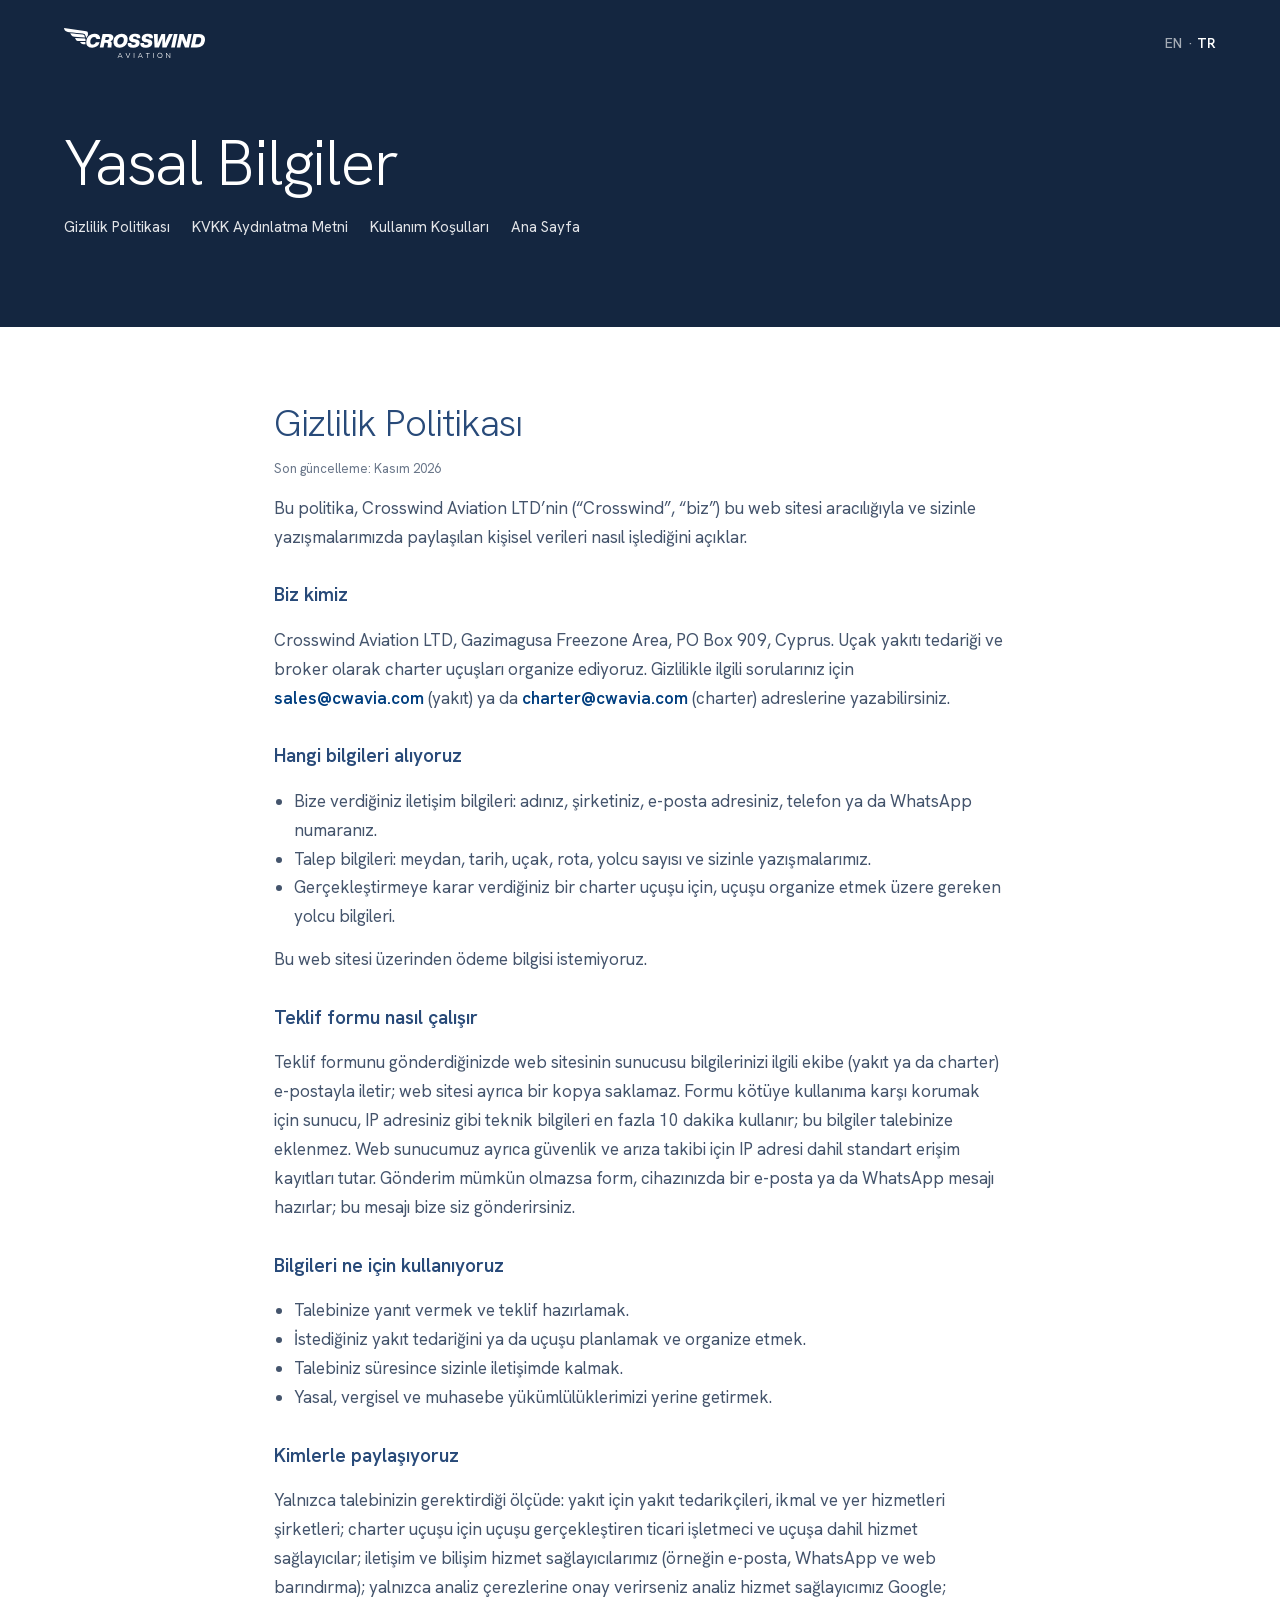
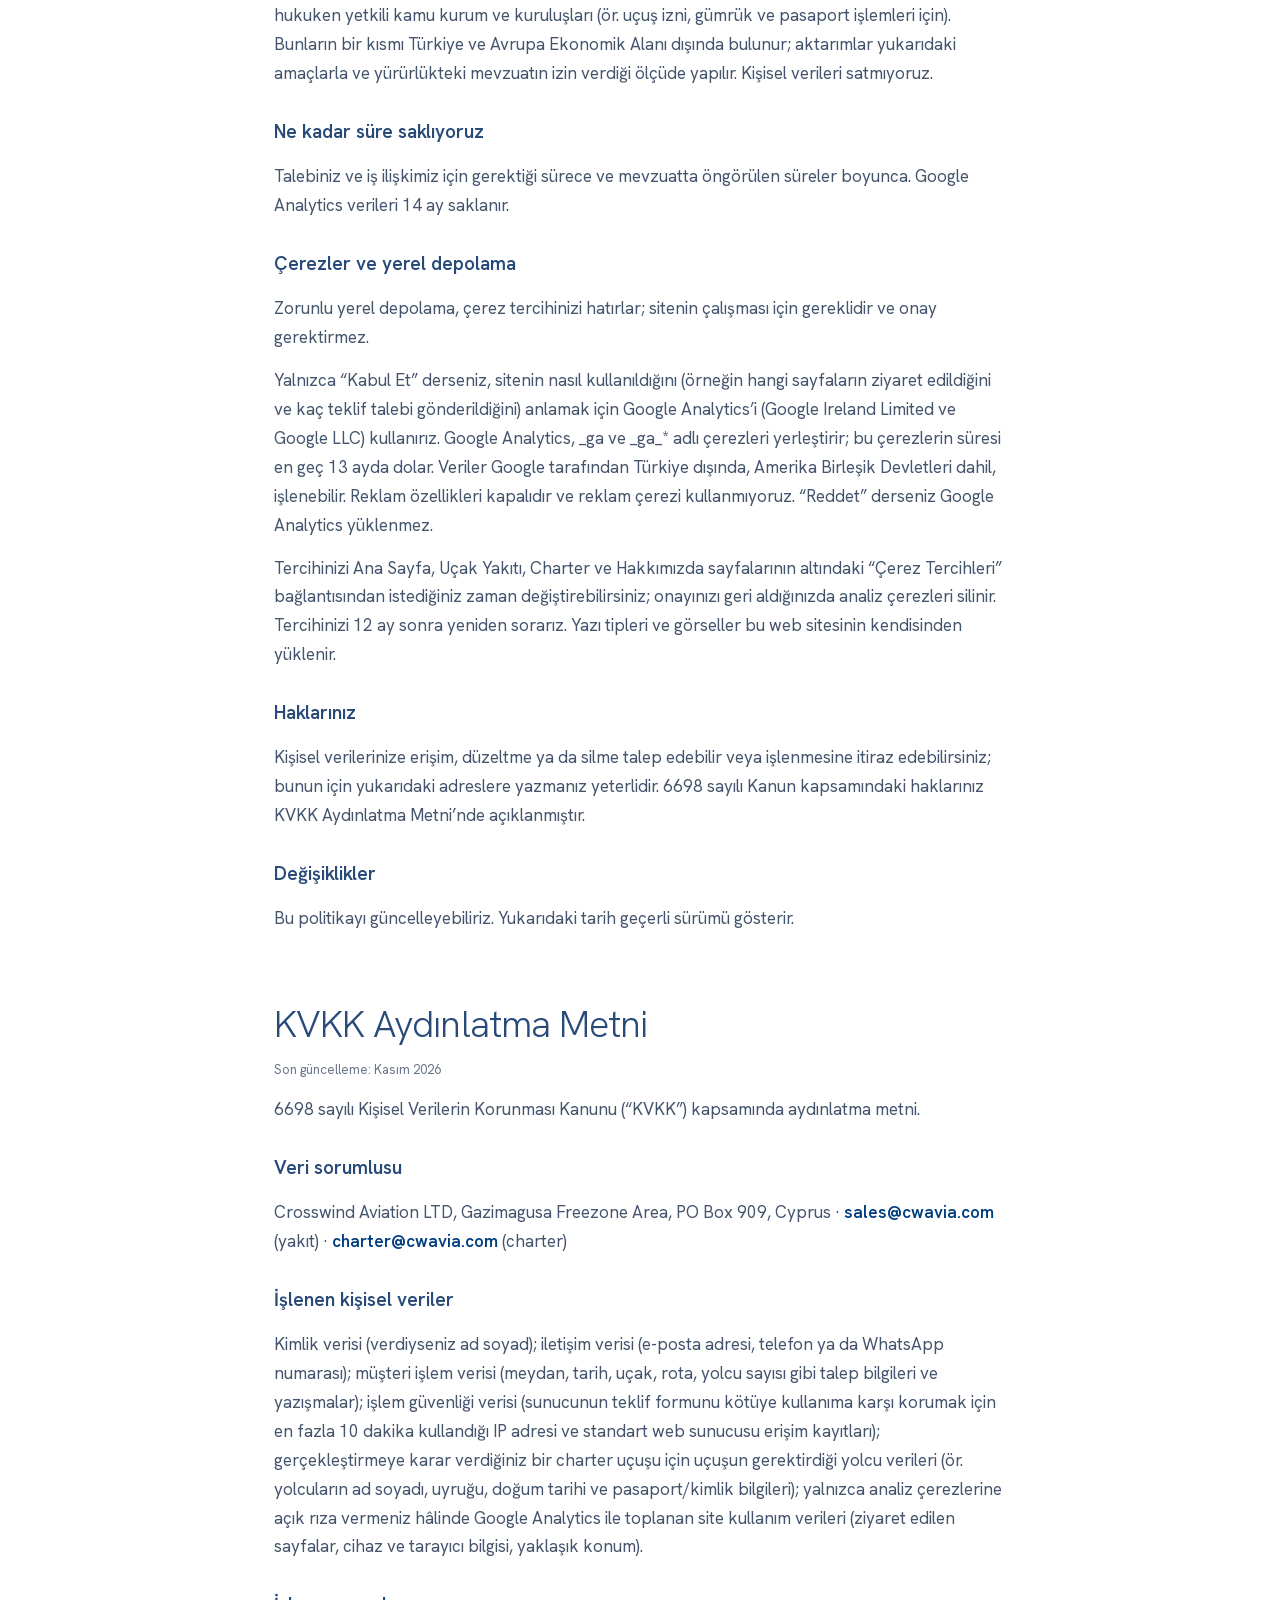
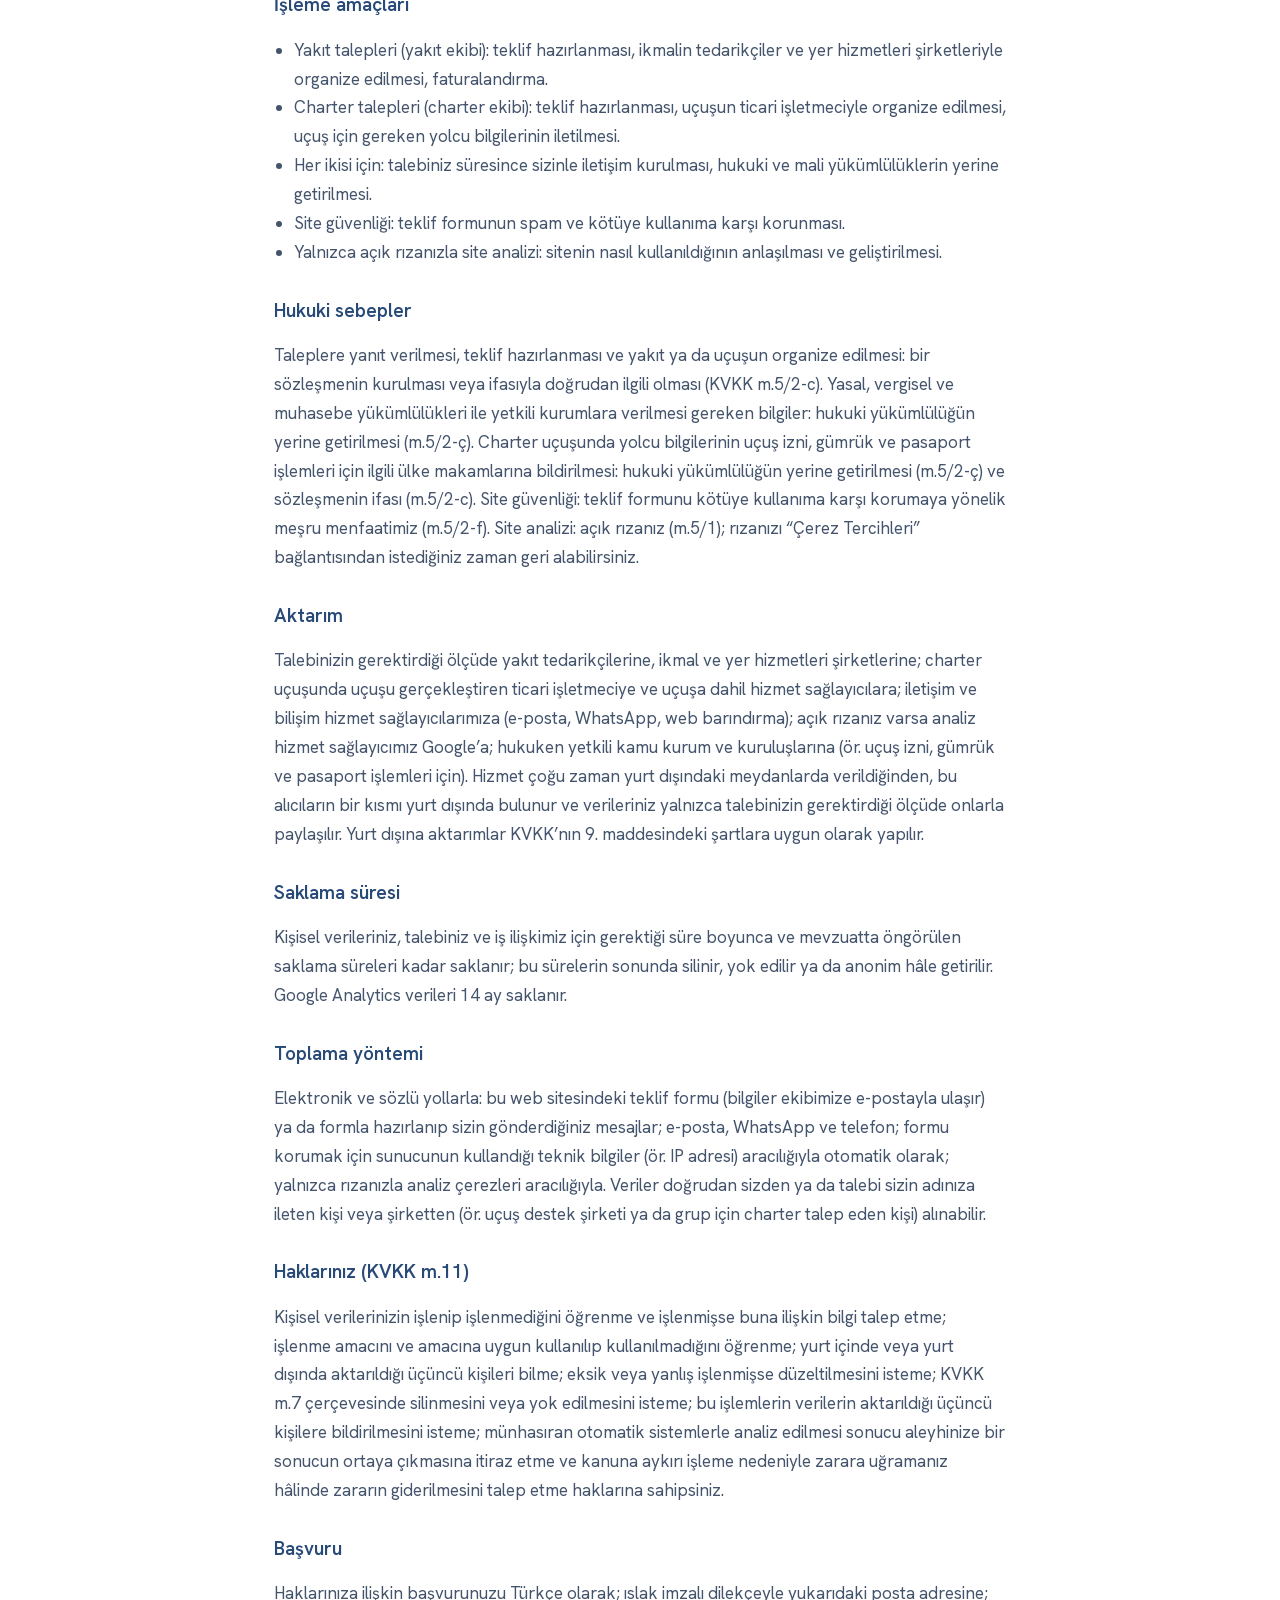
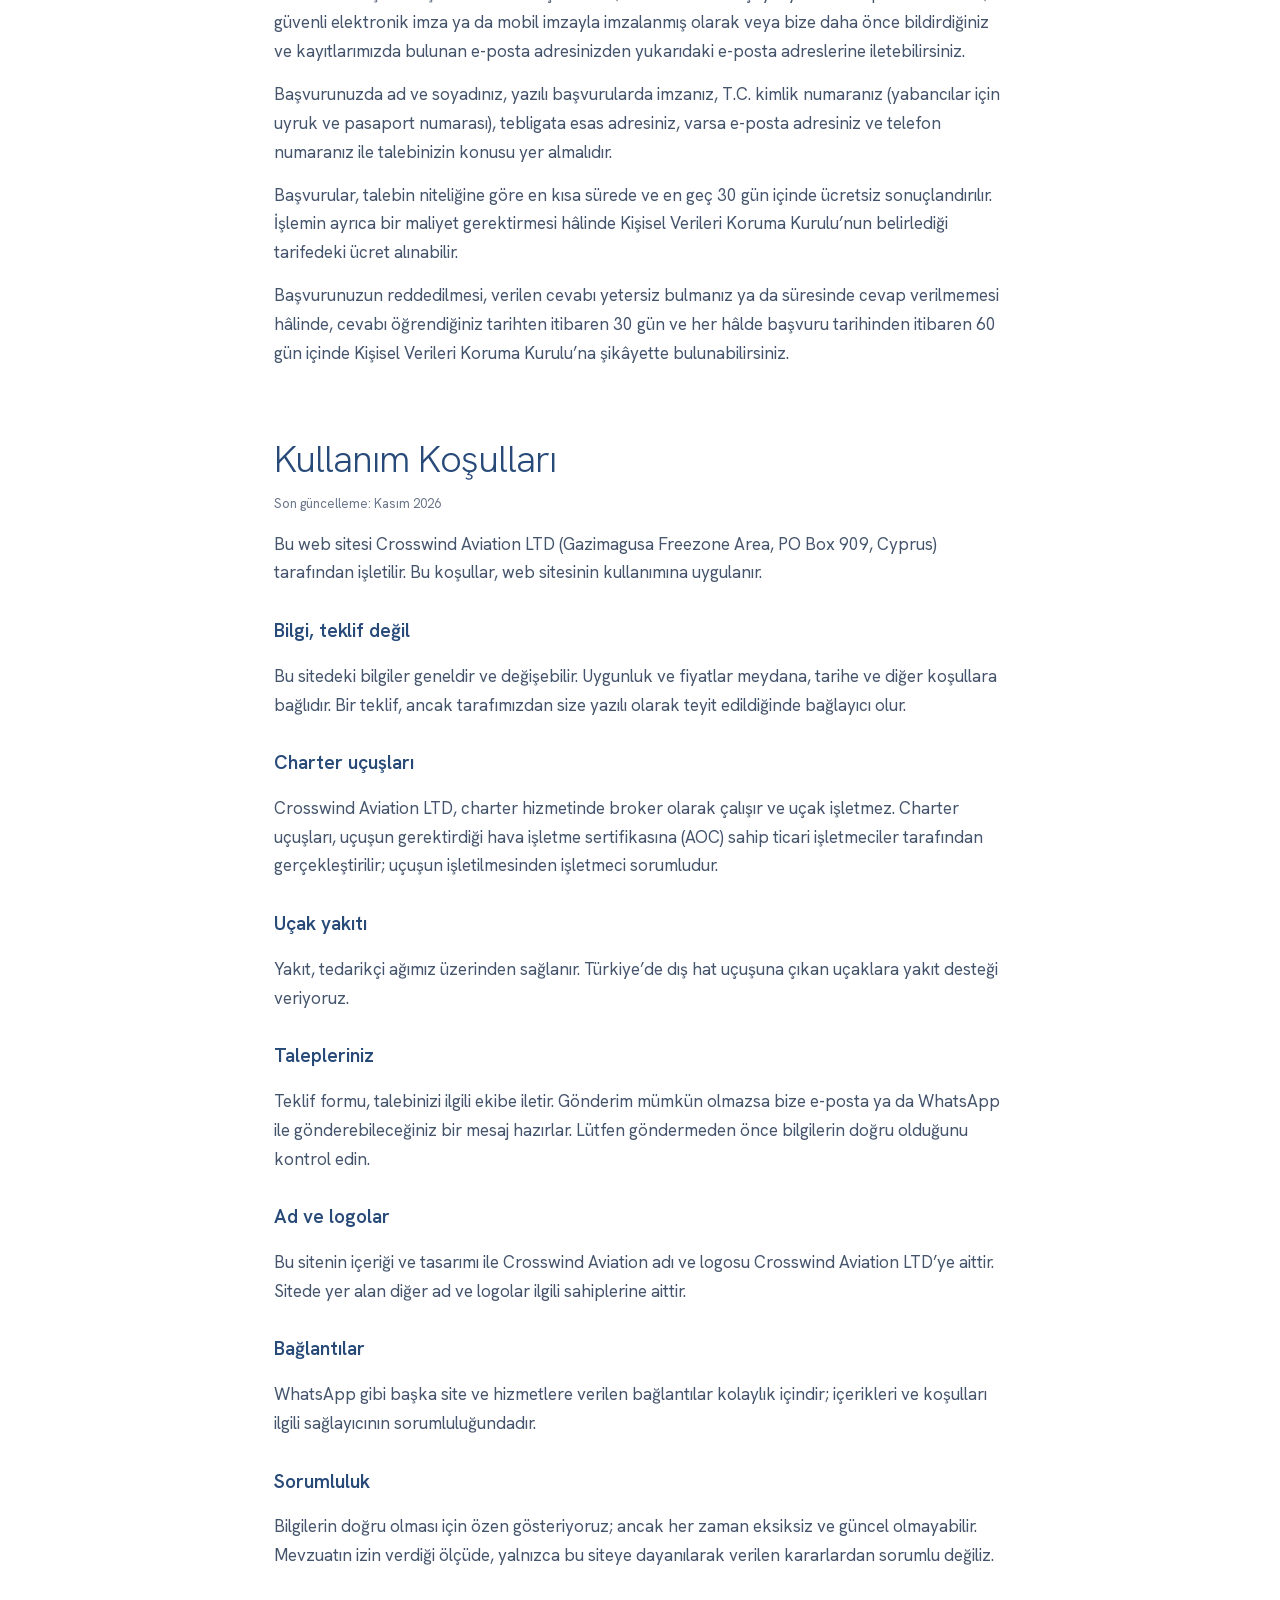
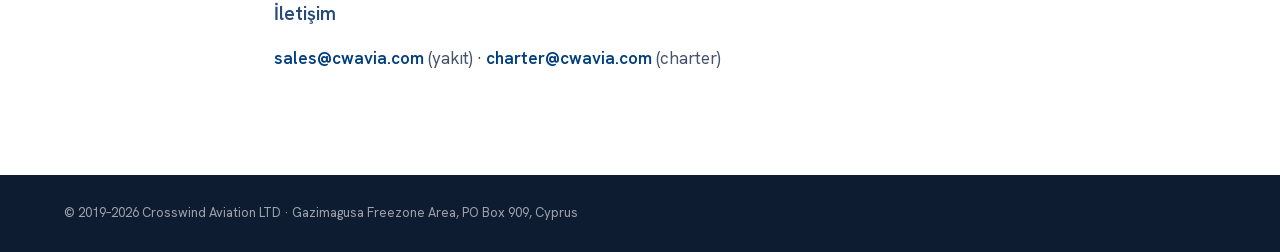
<file: tr/legal.html>
<!doctype html>
<html lang="tr">
<head>
<meta charset="utf-8">
<meta name="robots" content="noindex, nofollow">
<meta name="viewport" content="width=device-width, initial-scale=1, viewport-fit=cover">
<title>Yasal Bilgiler · Crosswind Aviation</title>
<meta name="description" content="Gizlilik Politikası, KVKK Aydınlatma Metni, Kullanım Koşulları · Crosswind Aviation LTD">
<meta name="theme-color" content="#142640">
<link rel="canonical" href="https://cwavia.com/tr/legal.html">
<link rel="alternate" hreflang="en" href="https://cwavia.com/legal.html">
<link rel="alternate" hreflang="tr" href="https://cwavia.com/tr/legal.html">
<link rel="alternate" hreflang="x-default" href="https://cwavia.com/legal.html">
<link rel="icon" href="../assets/favicon.svg" type="image/svg+xml">
<link rel="icon" href="../assets/favicon-32.png" type="image/png" sizes="32x32">
<link rel="apple-touch-icon" href="../assets/apple-touch-icon.png">
<link rel="preload" href="../assets/fonts/hanken-grotesk-latin.woff2" as="font" type="font/woff2" crossorigin>
<link rel="preload" href="../assets/fonts/hanken-grotesk-latin-ext.woff2" as="font" type="font/woff2" crossorigin>
<link rel="stylesheet" href="../assets/site.css">
<style>
  /* Yasal sayfa: koyu üst bant, beyaz okuma alanı; çekmecenin metin stilleriyle aynı */
  .yasal-ust { background: var(--deep); color: #fff; padding: 28px 0 clamp(48px, 7vw, 88px); }
  .yasal-ust .wrap { display: grid; gap: clamp(40px, 6vw, 72px); }
  .yasal-ust__bar { display: flex; align-items: center; justify-content: space-between; gap: 16px; }
  .yasal-ust__bar img { height: 30px; width: auto; }
  .yasal-ust h1 { font-size: clamp(38px, 5vw, 64px); font-weight: 300; letter-spacing: -0.03em; line-height: 1.02; }
  .yasal-ust nav { display: flex; flex-wrap: wrap; gap: 8px 22px; margin-top: 20px; font-size: 15px; color: var(--on-dark); }
  .yasal-ust nav a:hover { color: #fff; }
  .yasal-govde { background: #fff; color: var(--ink-2); padding: clamp(48px, 6vw, 88px) 0 clamp(64px, 8vw, 120px); }
  .yasal-govde .wrap { max-width: 860px; display: grid; gap: clamp(48px, 6vw, 72px); }
  .yasal-bolum { font-size: 17px; line-height: 1.7; scroll-margin-top: 24px; }
  .yasal-bolum > * + * { margin-top: 14px; }
  .yasal-bolum h2 { font-size: clamp(28px, 3vw, 38px); color: var(--navy); }
  .yasal-bolum h3 { margin-top: 28px; font-size: 19px; font-weight: 600; color: var(--navy); letter-spacing: 0; }
  .yasal-bolum ul { padding-left: 20px; }
  .yasal-bolum a { color: var(--logo); font-weight: 600; }
  .yasal-alt { background: var(--deep-3); color: rgba(255,255,255,.6); font-size: 13px; padding: 28px 0; }
</style>
</head>
<body>
<a class="atla" href="#icerik">İçeriğe geç</a>
<header class="yasal-ust">
  <div class="wrap">
    <div class="yasal-ust__bar"><a href="index.html" aria-label="Crosswind Aviation, Ana Sayfa"><img src="../assets/crosswind-logo-beyaz.svg" alt="Crosswind Aviation"></a><div class="dil" aria-label="Dil"><a href="../legal.html" hreflang="en" lang="en">EN</a> · <b aria-current="true">TR</b></div></div>
    <div><h1>Yasal Bilgiler</h1><nav aria-label="Yasal Bilgiler"><a href="#gizlilik">Gizlilik Politikası</a><a href="#kvkk">KVKK Aydınlatma Metni</a><a href="#kosullar">Kullanım Koşulları</a><a href="index.html">Ana Sayfa</a></nav></div>
  </div>
</header>
<main class="yasal-govde" id="icerik" tabindex="-1">
  <div class="wrap">
  <section class="yasal-bolum" id="gizlilik" aria-labelledby="gizlilik-baslik">
    <h2 id="gizlilik-baslik">Gizlilik Politikası</h2>
    <p class="cekmece__tarih">Son güncelleme: Kasım 2026</p>
    <p>Bu politika, Crosswind Aviation LTD’nin (“Crosswind”, “biz”) bu web sitesi aracılığıyla ve sizinle yazışmalarımızda paylaşılan kişisel verileri nasıl işlediğini açıklar.</p><h3>Biz kimiz</h3><p>Crosswind Aviation LTD, Gazimagusa Freezone Area, PO Box 909, Cyprus. Uçak yakıtı tedariği ve broker olarak charter uçuşları organize ediyoruz. Gizlilikle ilgili sorularınız için <a href="mailto:sales@cwavia.com">sales@cwavia.com</a> (yakıt) ya da <a href="mailto:charter@cwavia.com">charter@cwavia.com</a> (charter) adreslerine yazabilirsiniz.</p><h3>Hangi bilgileri alıyoruz</h3><ul><li>Bize verdiğiniz iletişim bilgileri: adınız, şirketiniz, e-posta adresiniz, telefon ya da WhatsApp numaranız.</li><li>Talep bilgileri: meydan, tarih, uçak, rota, yolcu sayısı ve sizinle yazışmalarımız.</li><li>Gerçekleştirmeye karar verdiğiniz bir charter uçuşu için, uçuşu organize etmek üzere gereken yolcu bilgileri.</li></ul><p>Bu web sitesi üzerinden ödeme bilgisi istemiyoruz.</p><h3>Teklif formu nasıl çalışır</h3><p>Teklif formunu gönderdiğinizde web sitesinin sunucusu bilgilerinizi ilgili ekibe (yakıt ya da charter) e-postayla iletir; web sitesi ayrıca bir kopya saklamaz. Formu kötüye kullanıma karşı korumak için sunucu, IP adresiniz gibi teknik bilgileri en fazla 10 dakika kullanır; bu bilgiler talebinize eklenmez. Web sunucumuz ayrıca güvenlik ve arıza takibi için IP adresi dahil standart erişim kayıtları tutar. Gönderim mümkün olmazsa form, cihazınızda bir e-posta ya da WhatsApp mesajı hazırlar; bu mesajı bize siz gönderirsiniz.</p><h3>Bilgileri ne için kullanıyoruz</h3><ul><li>Talebinize yanıt vermek ve teklif hazırlamak.</li><li>İstediğiniz yakıt tedariğini ya da uçuşu planlamak ve organize etmek.</li><li>Talebiniz süresince sizinle iletişimde kalmak.</li><li>Yasal, vergisel ve muhasebe yükümlülüklerimizi yerine getirmek.</li></ul><h3>Kimlerle paylaşıyoruz</h3><p>Yalnızca talebinizin gerektirdiği ölçüde: yakıt için yakıt tedarikçileri, ikmal ve yer hizmetleri şirketleri; charter uçuşu için uçuşu gerçekleştiren ticari işletmeci ve uçuşa dahil hizmet sağlayıcılar; iletişim ve bilişim hizmet sağlayıcılarımız (örneğin e-posta, WhatsApp ve web barındırma); yalnızca analiz çerezlerine onay verirseniz analiz hizmet sağlayıcımız Google; hukuken yetkili kamu kurum ve kuruluşları (ör. uçuş izni, gümrük ve pasaport işlemleri için). Bunların bir kısmı Türkiye ve Avrupa Ekonomik Alanı dışında bulunur; aktarımlar yukarıdaki amaçlarla ve yürürlükteki mevzuatın izin verdiği ölçüde yapılır. Kişisel verileri satmıyoruz.</p><h3>Ne kadar süre saklıyoruz</h3><p>Talebiniz ve iş ilişkimiz için gerektiği sürece ve mevzuatta öngörülen süreler boyunca. Google Analytics verileri 14 ay saklanır.</p><h3>Çerezler ve yerel depolama</h3><p>Zorunlu yerel depolama, çerez tercihinizi hatırlar; sitenin çalışması için gereklidir ve onay gerektirmez.</p><p>Yalnızca “Kabul Et” derseniz, sitenin nasıl kullanıldığını (örneğin hangi sayfaların ziyaret edildiğini ve kaç teklif talebi gönderildiğini) anlamak için Google Analytics’i (Google Ireland Limited ve Google LLC) kullanırız. Google Analytics, _ga ve _ga_* adlı çerezleri yerleştirir; bu çerezlerin süresi en geç 13 ayda dolar. Veriler Google tarafından Türkiye dışında, Amerika Birleşik Devletleri dahil, işlenebilir. Reklam özellikleri kapalıdır ve reklam çerezi kullanmıyoruz. “Reddet” derseniz Google Analytics yüklenmez.</p><p>Tercihinizi Ana Sayfa, Uçak Yakıtı, Charter ve Hakkımızda sayfalarının altındaki “Çerez Tercihleri” bağlantısından istediğiniz zaman değiştirebilirsiniz; onayınızı geri aldığınızda analiz çerezleri silinir. Tercihinizi 12 ay sonra yeniden sorarız. Yazı tipleri ve görseller bu web sitesinin kendisinden yüklenir.</p><h3>Haklarınız</h3><p>Kişisel verilerinize erişim, düzeltme ya da silme talep edebilir veya işlenmesine itiraz edebilirsiniz; bunun için yukarıdaki adreslere yazmanız yeterlidir. 6698 sayılı Kanun kapsamındaki haklarınız KVKK Aydınlatma Metni’nde açıklanmıştır.</p><h3>Değişiklikler</h3><p>Bu politikayı güncelleyebiliriz. Yukarıdaki tarih geçerli sürümü gösterir.</p>
  </section>
  <section class="yasal-bolum" id="kvkk" aria-labelledby="kvkk-baslik">
    <h2 id="kvkk-baslik">KVKK Aydınlatma Metni</h2>
    <p class="cekmece__tarih">Son güncelleme: Kasım 2026</p>
    <p>6698 sayılı Kişisel Verilerin Korunması Kanunu (“KVKK”) kapsamında aydınlatma metni.</p><h3>Veri sorumlusu</h3><p>Crosswind Aviation LTD, Gazimagusa Freezone Area, PO Box 909, Cyprus · <a href="mailto:sales@cwavia.com">sales@cwavia.com</a> (yakıt) · <a href="mailto:charter@cwavia.com">charter@cwavia.com</a> (charter)</p><h3>İşlenen kişisel veriler</h3><p>Kimlik verisi (verdiyseniz ad soyad); iletişim verisi (e-posta adresi, telefon ya da WhatsApp numarası); müşteri işlem verisi (meydan, tarih, uçak, rota, yolcu sayısı gibi talep bilgileri ve yazışmalar); işlem güvenliği verisi (sunucunun teklif formunu kötüye kullanıma karşı korumak için en fazla 10 dakika kullandığı IP adresi ve standart web sunucusu erişim kayıtları); gerçekleştirmeye karar verdiğiniz bir charter uçuşu için uçuşun gerektirdiği yolcu verileri (ör. yolcuların ad soyadı, uyruğu, doğum tarihi ve pasaport/kimlik bilgileri); yalnızca analiz çerezlerine açık rıza vermeniz hâlinde Google Analytics ile toplanan site kullanım verileri (ziyaret edilen sayfalar, cihaz ve tarayıcı bilgisi, yaklaşık konum).</p><h3>İşleme amaçları</h3><ul><li>Yakıt talepleri (yakıt ekibi): teklif hazırlanması, ikmalin tedarikçiler ve yer hizmetleri şirketleriyle organize edilmesi, faturalandırma.</li><li>Charter talepleri (charter ekibi): teklif hazırlanması, uçuşun ticari işletmeciyle organize edilmesi, uçuş için gereken yolcu bilgilerinin iletilmesi.</li><li>Her ikisi için: talebiniz süresince sizinle iletişim kurulması, hukuki ve mali yükümlülüklerin yerine getirilmesi.</li><li>Site güvenliği: teklif formunun spam ve kötüye kullanıma karşı korunması.</li><li>Yalnızca açık rızanızla site analizi: sitenin nasıl kullanıldığının anlaşılması ve geliştirilmesi.</li></ul><h3>Hukuki sebepler</h3><p>Taleplere yanıt verilmesi, teklif hazırlanması ve yakıt ya da uçuşun organize edilmesi: bir sözleşmenin kurulması veya ifasıyla doğrudan ilgili olması (KVKK m.5/2-c). Yasal, vergisel ve muhasebe yükümlülükleri ile yetkili kurumlara verilmesi gereken bilgiler: hukuki yükümlülüğün yerine getirilmesi (m.5/2-ç). Charter uçuşunda yolcu bilgilerinin uçuş izni, gümrük ve pasaport işlemleri için ilgili ülke makamlarına bildirilmesi: hukuki yükümlülüğün yerine getirilmesi (m.5/2-ç) ve sözleşmenin ifası (m.5/2-c). Site güvenliği: teklif formunu kötüye kullanıma karşı korumaya yönelik meşru menfaatimiz (m.5/2-f). Site analizi: açık rızanız (m.5/1); rızanızı “Çerez Tercihleri” bağlantısından istediğiniz zaman geri alabilirsiniz.</p><h3>Aktarım</h3><p>Talebinizin gerektirdiği ölçüde yakıt tedarikçilerine, ikmal ve yer hizmetleri şirketlerine; charter uçuşunda uçuşu gerçekleştiren ticari işletmeciye ve uçuşa dahil hizmet sağlayıcılara; iletişim ve bilişim hizmet sağlayıcılarımıza (e-posta, WhatsApp, web barındırma); açık rızanız varsa analiz hizmet sağlayıcımız Google’a; hukuken yetkili kamu kurum ve kuruluşlarına (ör. uçuş izni, gümrük ve pasaport işlemleri için). Hizmet çoğu zaman yurt dışındaki meydanlarda verildiğinden, bu alıcıların bir kısmı yurt dışında bulunur ve verileriniz yalnızca talebinizin gerektirdiği ölçüde onlarla paylaşılır. Yurt dışına aktarımlar KVKK’nın 9. maddesindeki şartlara uygun olarak yapılır.</p><h3>Saklama süresi</h3><p>Kişisel verileriniz, talebiniz ve iş ilişkimiz için gerektiği süre boyunca ve mevzuatta öngörülen saklama süreleri kadar saklanır; bu sürelerin sonunda silinir, yok edilir ya da anonim hâle getirilir. Google Analytics verileri 14 ay saklanır.</p><h3>Toplama yöntemi</h3><p>Elektronik ve sözlü yollarla: bu web sitesindeki teklif formu (bilgiler ekibimize e-postayla ulaşır) ya da formla hazırlanıp sizin gönderdiğiniz mesajlar; e-posta, WhatsApp ve telefon; formu korumak için sunucunun kullandığı teknik bilgiler (ör. IP adresi) aracılığıyla otomatik olarak; yalnızca rızanızla analiz çerezleri aracılığıyla. Veriler doğrudan sizden ya da talebi sizin adınıza ileten kişi veya şirketten (ör. uçuş destek şirketi ya da grup için charter talep eden kişi) alınabilir.</p><h3>Haklarınız (KVKK m.11)</h3><p>Kişisel verilerinizin işlenip işlenmediğini öğrenme ve işlenmişse buna ilişkin bilgi talep etme; işlenme amacını ve amacına uygun kullanılıp kullanılmadığını öğrenme; yurt içinde veya yurt dışında aktarıldığı üçüncü kişileri bilme; eksik veya yanlış işlenmişse düzeltilmesini isteme; KVKK m.7 çerçevesinde silinmesini veya yok edilmesini isteme; bu işlemlerin verilerin aktarıldığı üçüncü kişilere bildirilmesini isteme; münhasıran otomatik sistemlerle analiz edilmesi sonucu aleyhinize bir sonucun ortaya çıkmasına itiraz etme ve kanuna aykırı işleme nedeniyle zarara uğramanız hâlinde zararın giderilmesini talep etme haklarına sahipsiniz.</p><h3>Başvuru</h3><p>Haklarınıza ilişkin başvurunuzu Türkçe olarak; ıslak imzalı dilekçeyle yukarıdaki posta adresine; güvenli elektronik imza ya da mobil imzayla imzalanmış olarak veya bize daha önce bildirdiğiniz ve kayıtlarımızda bulunan e-posta adresinizden yukarıdaki e-posta adreslerine iletebilirsiniz.</p><p>Başvurunuzda ad ve soyadınız, yazılı başvurularda imzanız, T.C. kimlik numaranız (yabancılar için uyruk ve pasaport numarası), tebligata esas adresiniz, varsa e-posta adresiniz ve telefon numaranız ile talebinizin konusu yer almalıdır.</p><p>Başvurular, talebin niteliğine göre en kısa sürede ve en geç 30 gün içinde ücretsiz sonuçlandırılır. İşlemin ayrıca bir maliyet gerektirmesi hâlinde Kişisel Verileri Koruma Kurulu’nun belirlediği tarifedeki ücret alınabilir.</p><p>Başvurunuzun reddedilmesi, verilen cevabı yetersiz bulmanız ya da süresinde cevap verilmemesi hâlinde, cevabı öğrendiğiniz tarihten itibaren 30 gün ve her hâlde başvuru tarihinden itibaren 60 gün içinde Kişisel Verileri Koruma Kurulu’na şikâyette bulunabilirsiniz.</p>
  </section>
  <section class="yasal-bolum" id="kosullar" aria-labelledby="kosullar-baslik">
    <h2 id="kosullar-baslik">Kullanım Koşulları</h2>
    <p class="cekmece__tarih">Son güncelleme: Kasım 2026</p>
    <p>Bu web sitesi Crosswind Aviation LTD (Gazimagusa Freezone Area, PO Box 909, Cyprus) tarafından işletilir. Bu koşullar, web sitesinin kullanımına uygulanır.</p><h3>Bilgi, teklif değil</h3><p>Bu sitedeki bilgiler geneldir ve değişebilir. Uygunluk ve fiyatlar meydana, tarihe ve diğer koşullara bağlıdır. Bir teklif, ancak tarafımızdan size yazılı olarak teyit edildiğinde bağlayıcı olur.</p><h3>Charter uçuşları</h3><p>Crosswind Aviation LTD, charter hizmetinde broker olarak çalışır ve uçak işletmez. Charter uçuşları, uçuşun gerektirdiği hava işletme sertifikasına (AOC) sahip ticari işletmeciler tarafından gerçekleştirilir; uçuşun işletilmesinden işletmeci sorumludur.</p><h3>Uçak yakıtı</h3><p>Yakıt, tedarikçi ağımız üzerinden sağlanır. Türkiye’de dış hat uçuşuna çıkan uçaklara yakıt desteği veriyoruz.</p><h3>Talepleriniz</h3><p>Teklif formu, talebinizi ilgili ekibe iletir. Gönderim mümkün olmazsa bize e-posta ya da WhatsApp ile gönderebileceğiniz bir mesaj hazırlar. Lütfen göndermeden önce bilgilerin doğru olduğunu kontrol edin.</p><h3>Ad ve logolar</h3><p>Bu sitenin içeriği ve tasarımı ile Crosswind Aviation adı ve logosu Crosswind Aviation LTD’ye aittir. Sitede yer alan diğer ad ve logolar ilgili sahiplerine aittir.</p><h3>Bağlantılar</h3><p>WhatsApp gibi başka site ve hizmetlere verilen bağlantılar kolaylık içindir; içerikleri ve koşulları ilgili sağlayıcının sorumluluğundadır.</p><h3>Sorumluluk</h3><p>Bilgilerin doğru olması için özen gösteriyoruz; ancak her zaman eksiksiz ve güncel olmayabilir. Mevzuatın izin verdiği ölçüde, yalnızca bu siteye dayanılarak verilen kararlardan sorumlu değiliz.</p><h3>İletişim</h3><p><a href="mailto:sales@cwavia.com">sales@cwavia.com</a> (yakıt) · <a href="mailto:charter@cwavia.com">charter@cwavia.com</a> (charter)</p>
  </section>
  </div>
</main>
<footer class="yasal-alt"><div class="wrap">© 2019–2026 Crosswind Aviation LTD · Gazimagusa Freezone Area, PO Box 909, Cyprus</div></footer>
</body>
</html>
</file>
<file: assets/site.css>
/* Yazı tipi: Hanken Grotesk (SIL OFL 1.1, fonts/OFL.txt), siteden yüklenir; dış sunucuya istek yok */
  @font-face { font-family: "Hanken Grotesk"; font-style: normal; font-weight: 300 600; font-display: swap; src: url(fonts/hanken-grotesk-latin-ext.woff2) format("woff2"); unicode-range: U+0100-02BA, U+02BD-02C5, U+02C7-02CC, U+02CE-02D7, U+02DD-02FF, U+0304, U+0308, U+0329, U+1D00-1DBF, U+1E00-1E9F, U+1EF2-1EFF, U+2020, U+20A0-20AB, U+20AD-20C4, U+2113, U+2C60-2C7F, U+A720-A7FF; }
  @font-face { font-family: "Hanken Grotesk"; font-style: normal; font-weight: 300 600; font-display: swap; src: url(fonts/hanken-grotesk-latin.woff2) format("woff2"); unicode-range: U+0000-00FF, U+0131, U+0152-0153, U+02BB-02BC, U+02C6, U+02DA, U+02DC, U+0304, U+0308, U+0329, U+2000-206F, U+20AC, U+2122, U+2191, U+2193, U+2212, U+2215, U+FEFF, U+FFFD; }

  /* Kurumsal renkler (sabit): marka-kiti/renkler.css · v3: koyu lacivert ağırlıklı */
  :root {
    --logo: #003E7F;
    --navy: #284A79;
    --mid: #5373A9;
    --grey-blue: #A2B1C6;
    --mist: #D5DCE4;
    --white: #FFFFFF;
    --ground: #F4F6F9;
  --sis-2: #E6EBF1;           /* sisin açık tonu: açık bölüm zemini */
    --ink: #16243A;
    --ink-2: #44546C;
    --deep: #142640;           /* lacivertin koyu tonu: ana koyu zemin */
    --deep-2: #1B3254;         /* koyu zeminde bir ton açık yüzey */
    --deep-3: #0E1C31;         /* alt bilgi */
    --on-dark: rgba(255,255,255,.88);
    --on-dark-2: rgba(255,255,255,.66);
    --gutter: clamp(20px, 5vw, 80px);
    --max: 1360px;
    --ease: cubic-bezier(.22, .61, .36, 1);
  }
  * { box-sizing: border-box; margin: 0; padding: 0; }
  html { scroll-behavior: smooth; }
  body {
    font-family: "Hanken Grotesk", system-ui, sans-serif;
    color: var(--ink); background: var(--deep);
    font-size: 17px; line-height: 1.6; -webkit-font-smoothing: antialiased;
  }
  img, video { display: block; max-width: 100%; }
  a { color: inherit; text-decoration: none; }
  button { font: inherit; color: inherit; }
  :focus-visible { outline: 2px solid var(--grey-blue); outline-offset: 3px; }
  .z-beyaz :focus-visible, .z-acik :focus-visible, .kart__sag :focus-visible, .sheet__panel :focus-visible { outline-color: var(--logo); }
  .wrap { max-width: var(--max); margin: 0 auto; padding: 0 var(--gutter); }
  .tabular { font-variant-numeric: tabular-nums; }
  .bitisik { white-space: nowrap; }
  h2 { font-weight: 300; font-size: clamp(36px, 4.4vw, 64px); line-height: 1.04; letter-spacing: -0.025em; }
  h3 { letter-spacing: -0.01em; }
  .ok { width: 18px; height: 12px; flex: none; }

  /* ---------- Zeminler ---------- */
  .bolum { padding: clamp(96px, 11vw, 168px) 0; position: relative; }
  .z-koyu { background: var(--deep); color: #fff; }
  .z-koyu2 { background: var(--deep-2); color: #fff; }
  .z-lacivert { background: var(--navy); color: #fff; }
  .z-acik { background: var(--sis-2); color: var(--ink); }
  .z-beyaz { background: var(--ground); color: var(--ink); }
  .z-acik h2, .z-beyaz h2 { color: var(--navy); }

  /* Bölüm başı: başlık solda, açıklama sağda */
  .bas { display: grid; grid-template-columns: minmax(0, 1fr) minmax(0, 1fr); gap: 48px; align-items: end; margin-bottom: clamp(48px, 6vw, 88px); }
  .bas h2 { max-width: 15ch; }
  .bas p { max-width: 48ch; justify-self: end; font-size: 18px; }
  .z-koyu .bas p, .z-koyu2 .bas p, .z-lacivert .bas p { color: var(--on-dark); }
  .z-acik .bas p, .z-beyaz .bas p { color: var(--ink-2); }

  /* ---------- Üst bar ---------- */
  header.bar { position: fixed; inset: 0 0 auto 0; z-index: 50; transition: background .35s var(--ease), box-shadow .35s var(--ease); }
  header.bar .wrap { display: flex; align-items: center; gap: 44px; height: 88px; transition: height .35s var(--ease); }
  .logo { height: 34px; width: auto; }
  nav.ana { display: flex; gap: 34px; font-weight: 500; font-size: 15px; color: rgba(255,255,255,.84); white-space: nowrap; }
  nav.ana a { position: relative; padding: 8px 0; transition: color .2s; }
  nav.ana a::after { content: ""; position: absolute; left: 0; right: 0; bottom: 0; height: 2px; background: currentColor; transform: scaleX(0); transform-origin: left; transition: transform .35s var(--ease); }
  nav.ana a:hover { color: #fff; }
  nav.ana a:hover::after, nav.ana a[aria-current="page"]::after { transform: scaleX(1); }
  nav.ana a[aria-current="page"] { color: #fff; }
  .bar-sag { margin-left: auto; display: flex; align-items: center; gap: 26px; }
  .dil { font-size: 14px; font-weight: 500; color: rgba(255,255,255,.62); }
  .dil b { color: #fff; font-weight: 600; }
  .dil a, .menu-dil a { padding: 4px 2px; transition: color .2s; }
  .dil a { position: relative; }
  .dil a::before { content: ""; position: absolute; inset: -10px -8px; } /* geniş tıklama alanı */
  .dil a:hover, .menu-dil a:hover { color: #fff; }
  header.bar.dolu { background: rgba(14,28,49,.96); box-shadow: 0 1px 0 rgba(255,255,255,.06); }
  header.bar.dolu .wrap { height: 72px; }
  .menu-ac { display: none; background: transparent; border: 0; width: 44px; height: 44px; cursor: pointer; color: #fff; }
  .menu-ac i { display: block; width: 24px; height: 2px; background: currentColor; margin: 6px auto; transition: transform .3s var(--ease), opacity .3s; }
  .menu-ac[aria-expanded="true"] i:nth-child(1) { transform: translateY(8px) rotate(45deg); }
  .menu-ac[aria-expanded="true"] i:nth-child(2) { opacity: 0; }
  .menu-ac[aria-expanded="true"] i:nth-child(3) { transform: translateY(-8px) rotate(-45deg); }

  .btn {
    display: inline-flex; align-items: center; justify-content: center; gap: 12px;
    font: 600 15px/1 "Hanken Grotesk", sans-serif; letter-spacing: .01em;
    padding: 17px 26px; border: 0; cursor: pointer; white-space: nowrap;
    transition: background .25s var(--ease), color .25s var(--ease), transform .2s var(--ease);
  }
  .btn:active { transform: translateY(1px); }
  .btn svg { transition: transform .25s var(--ease); }
  .btn:hover svg { transform: translateX(4px); }
  .btn--mavi { background: var(--logo); color: #fff; }
  .btn--mavi:hover { background: var(--mid); }
  .btn--beyaz { background: #fff; color: var(--logo); }
  .btn--beyaz:hover { background: var(--mist); }
  .btn--cam { background: rgba(255,255,255,.12); color: #fff; }
  .btn--cam:hover { background: rgba(255,255,255,.22); }
  .link { display: inline-flex; align-items: center; gap: 10px; font-weight: 600; }
  .link svg { transition: transform .25s var(--ease); }
  .link:hover svg { transform: translateX(5px); }

  /* ---------- Hero ---------- */
  .hero { position: relative; height: 100svh; min-height: 680px; max-height: 1120px; color: #fff; overflow: hidden; background: var(--deep); }
  .hero__media { position: absolute; inset: 0; background: url(hero.jpg) center / cover no-repeat; background-image: image-set(url(hero.webp) type('image/webp'), url(hero.jpg) type('image/jpeg')); }
  .hero__media { will-change: transform; }
  .hero__media video { position: absolute; inset: 0; width: 100%; height: 100%; object-fit: cover; transition: opacity .8s var(--ease); }
  .hero__scrim {
    position: absolute; inset: 0;
    background:
      linear-gradient(90deg, rgba(20,38,64,.86) 0%, rgba(20,38,64,.58) 38%, rgba(20,38,64,.1) 72%),
      linear-gradient(0deg, rgba(20,38,64,.7) 0%, rgba(20,38,64,0) 42%);
  }
  .hero__icerik { position: relative; height: 100%; display: flex; flex-direction: column; justify-content: flex-end; padding-bottom: clamp(170px, 22vh, 240px); }
  .hero h1 { font-weight: 300; font-size: clamp(46px, 6.8vw, 104px); line-height: .97; letter-spacing: -0.035em; max-width: 12ch; }
  .hero p.giris { margin-top: 32px; font-size: clamp(17px, 1.4vw, 21px); color: var(--on-dark); max-width: 42ch; }
  .hero .kapilar { margin-top: 40px; display: flex; gap: 12px; flex-wrap: wrap; }

  /* Giriş animasyonu: tek seferlik, sakin */
  .giris-anim > * { opacity: 0; transform: translateY(20px); filter: blur(6px); animation: giris 1.1s var(--ease) forwards; }
  @keyframes giris { to { opacity: 1; transform: none; filter: blur(0); } }
  /* Üst etiketin çizgisi açılışta soldan çizilir */
  .giris-anim .ust-etiket::before { transform: scaleX(0); transform-origin: 0 50%; animation: cizgi-ac .9s cubic-bezier(.16, 1, .3, 1) .45s forwards; }
  @keyframes cizgi-ac { to { transform: scaleX(1); } }
  .giris-anim > *:nth-child(2) { animation-delay: .14s; }
  .giris-anim > *:nth-child(3) { animation-delay: .28s; }
  .giris-anim > *:nth-child(4) { animation-delay: .42s; }
  @keyframes belir { to { opacity: 1; transform: none; } }
  /* Üst etiket: başlığın üstünde kısa, ölçülü vurgu satırı ("Trusted partner in Türkiye" gibi) */
  .ust-etiket { display: flex; align-items: center; gap: 14px; margin-bottom: 22px; font-size: 15px; font-weight: 500; letter-spacing: .02em; line-height: 1.3; color: var(--grey-blue); }
  .ust-etiket::before { content: ""; flex: none; width: 32px; height: 1px; background: currentColor; }
  .hero .ust-etiket { color: rgba(255,255,255,.82); }
  .z-acik .ust-etiket, .z-beyaz .ust-etiket { color: var(--mid); }

  /* ---------- Teklif kartı ---------- */
  .teklif { position: relative; z-index: 5; margin-top: -120px; background: linear-gradient(180deg, transparent 120px, var(--deep) 120px); }
  .kart { background: #fff; box-shadow: 0 30px 70px rgba(5,12,24,.35); display: grid; grid-template-columns: minmax(280px, 4fr) minmax(0, 9fr); }
  .kart__sol { background: var(--navy); color: #fff; padding: 34px 34px 30px; display: flex; flex-direction: column; gap: 14px; position: relative; overflow: hidden; }
  .kart__sol h2 { font-size: clamp(28px, 2.4vw, 34px); line-height: 1.1; position: relative; }
  .kart__sol p { font-size: 15px; color: var(--on-dark); line-height: 1.55; position: relative; max-width: 34ch; }
  .kart__iletisim { margin-top: auto; padding-top: 18px; display: inline-flex; align-items: center; gap: 10px; font-size: 14px; font-weight: 600; color: #fff; position: relative; }
  .kart__iletisim svg { transition: transform .25s var(--ease); }
  .kart__iletisim:hover svg { transform: translateX(4px); }
  .kart__sol .kanat-izi { position: absolute; right: -40px; top: -22px; width: 220px; opacity: .07; pointer-events: none; }
  .kart__sag { padding: 28px 34px 24px; display: flex; flex-direction: column; gap: 18px; color: var(--ink); }
  .sekmeler { display: inline-flex; gap: 4px; background: var(--ground); padding: 4px; align-self: flex-start; }
  .sekmeler button { font: 600 14px "Hanken Grotesk", sans-serif; color: var(--ink-2); background: transparent; border: 0; padding: 11px 20px; cursor: pointer; transition: background .2s, color .2s; }
  .sekmeler button:hover { color: var(--logo); }
  .sekmeler button[aria-selected="true"] { background: #fff; color: var(--logo); box-shadow: 0 1px 3px rgba(20,38,64,.12); }
  form.hizli { display: grid; grid-template-columns: minmax(0, 1.15fr) minmax(0, .8fr) minmax(0, .95fr) minmax(0, 1.35fr) auto; gap: 12px; align-items: end; }
  /* Charter formunda üstte uçuş türü ve sınıf satırı var; alanlar yine aynı oranla */
  form.hizli > .tur-secim, form.hizli > .sinif-cip { grid-column: 1 / -1; }
  form.hizli[hidden] { display: none; }
  .alan { display: flex; flex-direction: column; gap: 6px; min-width: 0; }
  .alan label { font-size: 13px; font-weight: 600; color: var(--navy); }
  .alan input {
    width: 100%; min-width: 0; font: 400 16px "Hanken Grotesk", sans-serif; color: var(--ink); background: var(--ground);
    border: 0; padding: 16px 14px; outline: 2px solid transparent; transition: outline-color .2s, background .2s;
  }
  .alan input:hover { background: #ECF0F5; }
  .alan input:focus { outline-color: var(--mid); background: #fff; }
  .alan input::placeholder { color: #7D8CA2; }
  .kart__alt { display: flex; justify-content: space-between; gap: 16px; flex-wrap: wrap; font-size: 13px; color: var(--ink-2); }
  .kart__alt a { color: var(--logo); font-weight: 600; }
  .gonderildi { font-size: 15px; color: var(--navy); background: var(--ground); padding: 14px 16px; }
  form.hizli .gonderildi, .sheet__form .gonderildi { grid-column: 1 / -1; }

  /* ---------- Hizmet panelleri (görselli, koyu) ---------- */
  .paneller { display: grid; grid-template-columns: 1fr 1fr; gap: 16px; }
  .panel { position: relative; display: flex; flex-direction: column; justify-content: flex-end; min-height: clamp(560px, 58vw, 780px); overflow: hidden; color: #fff; background: var(--deep-2); isolation: isolate; }
  .panel img { position: absolute; inset: 0; width: 100%; height: 100%; object-fit: cover; z-index: -2; transform: scale(1.08); transition: transform 1.6s var(--ease); }
  .panel.gorunur img { transform: scale(1); }
  .panel:hover img { transform: scale(1.04); }
  .panel::before { content: ""; position: absolute; inset: 0; z-index: -1; background: linear-gradient(0deg, rgba(14,28,49,.94) 0%, rgba(14,28,49,.6) 42%, rgba(14,28,49,.05) 72%); }
  .panel__ic { padding: clamp(28px, 3.4vw, 52px); }
  .panel h3 { font-weight: 300; font-size: clamp(34px, 3.4vw, 52px); line-height: 1.02; letter-spacing: -0.025em; }
  .panel p { margin-top: 14px; color: var(--on-dark); max-width: 40ch; }
  .panel ul { list-style: none; margin-top: 22px; display: flex; flex-wrap: wrap; gap: 8px; }
  .panel li { font-size: 14px; font-weight: 500; padding: 8px 12px; background: rgba(255,255,255,.12); }
  .panel .link { margin-top: 28px; }
  .panel--uzun { min-height: clamp(560px, 58vw, 780px); }

  /* ---------- Beyan ve rakamlar (açık) ---------- */
  .beyan { font-weight: 300; font-size: clamp(26px, 2.5vw, 36px); line-height: 1.25; letter-spacing: -0.015em; color: var(--navy); max-width: 30ch; }
  .rakam-satiri { margin-top: clamp(56px, 6vw, 88px); display: grid; grid-template-columns: repeat(3, minmax(0, 1fr)); gap: 12px; }
  .rakam-satiri > div { background: #fff; padding: clamp(26px, 2.6vw, 40px); display: flex; flex-direction: column; gap: 12px; min-height: 220px; }
  .rakam-satiri b { font-weight: 300; font-size: clamp(48px, 5vw, 76px); line-height: 1; letter-spacing: -0.03em; color: var(--logo); }
  .rakam-satiri span { margin-top: auto; color: var(--ink); font-weight: 500; }
  .rakam-satiri small { color: var(--ink-2); font-size: 15px; }
  .beyan-izgara { display: grid; grid-template-columns: minmax(0, 7fr) minmax(0, 5fr); gap: 48px; align-items: end; }
  .beyan-izgara h2 { max-width: 13ch; }

  /* ---------- Küre ve ağ ---------- */
  .ag { overflow: hidden; }
  .ag .wrap { display: grid; grid-template-columns: minmax(0, 5fr) minmax(0, 7fr); gap: clamp(32px, 4vw, 64px); align-items: center; }
  .ag h2 { max-width: 12ch; }
  .ag p.metin { margin-top: 24px; color: var(--on-dark); max-width: 44ch; }
  .bolge-sec { margin-top: 36px; display: flex; flex-wrap: wrap; gap: 2px; }
  .bolge-sec button { position: relative; font: 600 14px "Hanken Grotesk", sans-serif; padding: 13px 16px 12px; background: rgba(255,255,255,.06); color: var(--on-dark-2); border: 0; cursor: pointer; transition: background .25s var(--ease), color .25s var(--ease); }
  .bolge-sec button::before { content: ""; position: absolute; left: 0; right: 0; top: 0; height: 2px; background: #fff; transform: scaleX(0); transform-origin: 0 50%; transition: transform .45s var(--ease); }
  .bolge-sec button:hover { background: rgba(255,255,255,.12); color: #fff; }
  .bolge-sec button[aria-pressed="true"] { background: var(--deep-2); color: #fff; }
  .bolge-sec button[aria-pressed="true"]::before { transform: scaleX(1); }
  .tur-acik .bolge-sec button[aria-pressed="true"]::before { animation: tur-dolgu 4.2s linear both; }
  @keyframes tur-dolgu { from { transform: scaleX(0); } to { transform: scaleX(1); } }
  .bolge-sec--kure button[aria-pressed="true"] { background: rgba(255,255,255,.14); }
  .bolge-panel { margin-top: 0; background: var(--deep-2); padding: 26px 28px; min-height: 172px; }
  .bolge-panel h3 { font-weight: 500; font-size: 22px; }
  .bolge-panel p { margin-top: 10px; color: var(--on-dark); font-size: 16px; max-width: 46ch; }
  .bolge-panel small { display: block; margin-top: 14px; color: var(--on-dark-2); font-size: 14px; }
  .bolge-panel[data-anim] > * { animation: belir .5s var(--ease) both; }

  /* Küre v2 (11 Kasım): gövde ışık-gölge ile hacim kazanır, dışında atmosfer halesi ve ince kadran halkası var.
     Yakınlaşma --z / --tx / --ty ile yapılır; çizgi kalınlıkları, düğümler ve etiketler 1/--z ile dengelenir (kabalaşmaz). */
  .kure { position: relative; width: 100%; aspect-ratio: 1 / 1; --z: 1; --tx: 0%; --ty: 0%; }
  .ag .kure { width: 122%; margin: -6% -16% -6% -6%; }
  .kure::before { content: ""; position: absolute; inset: -7%; border-radius: 50%; pointer-events: none;
    background: radial-gradient(closest-side, rgba(162,177,198,0) 81.6%, rgba(213,220,228,.30) 82.5%, rgba(162,177,198,.16) 85%, rgba(83,115,169,.07) 92%, rgba(83,115,169,0) 100%); }
  .kure::after { content: ""; position: absolute; inset: -1.6%; border-radius: 50%; pointer-events: none; opacity: .55;
    background: repeating-conic-gradient(from -0.2deg, rgba(162,177,198,.7) 0 .4deg, rgba(162,177,198,0) .4deg 5deg);
    -webkit-mask: radial-gradient(closest-side, transparent 98.2%, #000 98.5%); mask: radial-gradient(closest-side, transparent 98.2%, #000 98.5%); }
  .kure__govde { position: absolute; inset: 3%; border-radius: 50%; overflow: hidden; isolation: isolate;
    background: radial-gradient(circle at 31% 25%, rgba(162,177,198,.22), rgba(83,115,169,.15) 36%, rgba(40,74,121,.12) 62%, rgba(14,28,49,.34) 100%);
    box-shadow: 0 0 0 1px rgba(162,177,198,.3); }
  .kure__govde::after { content: ""; position: absolute; inset: 0; border-radius: 50%; pointer-events: none; z-index: 2;
    background:
      radial-gradient(closest-side, rgba(213,220,228,0) 89%, rgba(213,220,228,.09) 96.5%, rgba(213,220,228,.32) 100%),
      radial-gradient(circle at 76% 82%, rgba(8,16,30,.66), rgba(8,16,30,.28) 36%, rgba(8,16,30,0) 64%),
      radial-gradient(circle at 27% 21%, rgba(255,255,255,.10), rgba(255,255,255,0) 40%); }
  .kure__ic { position: absolute; inset: -3.1915%; transform-origin: 50% 50%; transform: scale(var(--z)) translate(var(--tx), var(--ty)); transition: transform 1.25s var(--ease); }
  .kure__ic > img, .kure__ic > svg { position: absolute; inset: 0; width: 100%; height: 100%; }
  .kure .izgara { fill: none; stroke: rgba(162,177,198,.15); stroke-width: calc(1px / var(--z)); transition: stroke-width 1.25s var(--ease); }
  .kure .merkez-isik { opacity: 0; transition: opacity 1.4s var(--ease) 1s; }
  .kure.ciz .merkez-isik { opacity: 1; }
  .kure .rota { fill: none; stroke: var(--grey-blue); stroke-width: calc(1.1px / var(--z)); stroke-linecap: round; stroke-dasharray: 1; stroke-dashoffset: 1; opacity: .5; transition: stroke-dashoffset 2.2s var(--ease), opacity .45s var(--ease), stroke-width 1.25s var(--ease); }
  .kure .rota[data-kaynak="tr"] { stroke: #fff; stroke-width: calc(1.3px / var(--z)); opacity: .62; }
  .kure.ciz .rota { stroke-dashoffset: 0; }
  /* Türkiye içi kısa bağlantılar: yalnız Türkiye seçilince görünür */
  .kure .rota--ic { opacity: 0; stroke: #fff; }
  .kure.secim .rota--ic:not(.vurgu) { opacity: 0; }
  .kure.secim[data-secili="tr"] .rota--ic.vurgu { opacity: .8; }
  .kure .akan { fill: none; stroke: #fff; stroke-width: calc(2.4px / var(--z)); stroke-linecap: round; stroke-dasharray: .045 .955; stroke-dashoffset: .045; opacity: 0; transition: opacity .45s; }
  .kure.ciz .akan { opacity: .95; animation: akis var(--sure, 5s) linear var(--gecikme, 0s) infinite; }
  @keyframes akis { from { stroke-dashoffset: .045; } to { stroke-dashoffset: -1; } }
  .kure .dugumler, .kure .etiketler { opacity: 0; transition: opacity .7s var(--ease) 1.4s; }
  .kure .etiketler { transition-delay: 1.8s; }
  .kure.ciz .dugumler, .kure.ciz .etiketler { opacity: 1; }
  .kure .dugum { transform: scale(calc(1 / var(--z))); transition: opacity .4s var(--ease), transform 1.25s var(--ease); }
  .kure .dugum__nokta { fill: var(--mist); transition: fill .3s; }
  .kure .dugum__hale { fill: rgba(162,177,198,.10); stroke: var(--grey-blue); stroke-width: 1px; stroke-opacity: .5; transition: stroke .3s, stroke-opacity .3s, fill .3s; }
  .kure .dugum--tr .dugum__nokta { fill: #fff; }
  .kure .dugum--tr .dugum__hale { fill: rgba(255,255,255,.14); stroke: #fff; stroke-opacity: .85; }
  .kure .dugum__dis { fill: none; stroke: #fff; stroke-width: 1px; stroke-opacity: .32; stroke-dasharray: 1.5 5; }
  .kure .nabiz { fill: none; stroke: #fff; stroke-width: 1.2; transform-box: fill-box; transform-origin: center; opacity: 0; }
  .kure.ciz .nabiz { animation: nabiz 3.6s var(--ease) 1.6s infinite; }
  @keyframes nabiz { 0% { transform: scale(1.4); opacity: .7; } 100% { transform: scale(6); opacity: 0; } }
  .kure .etiket { font: 500 18px "Hanken Grotesk", sans-serif; letter-spacing: .07em; fill: rgba(255,255,255,.74); paint-order: stroke; stroke: rgba(20,38,64,.82); stroke-width: 3.5px; stroke-linejoin: round; transform: scale(calc(1 / var(--z))); transition: fill .3s, transform 1.25s var(--ease); }
  .kure.secim .rota, .kure.secim .akan { opacity: .1; }
  .kure.secim .dugum:not(.dugum--tr) { opacity: .28; }
  .kure.secim .etiket { fill: rgba(255,255,255,.36); }
  .kure.secim .rota.vurgu { opacity: 1; stroke: #fff; }
  .kure.secim .akan.vurgu { opacity: 1; }
  .kure.secim .dugum.vurgu { opacity: 1; }
  .kure.secim .dugum.vurgu .dugum__nokta { fill: #fff; }
  .kure.secim .dugum.vurgu .dugum__hale { stroke: #fff; stroke-opacity: .9; fill: rgba(255,255,255,.16); }
  .kure.secim .etiket.vurgu { fill: #fff; }
  /* Küre: bölge seçilince o bölgenin öne çıkan meydanları (ICAO). Genel görünümde gizli; yakınlaşmada sırayla belirir. */
  .kure .icao { opacity: 0; visibility: hidden; pointer-events: none; cursor: pointer; transform: scale(calc(1 / var(--z))); transition: opacity .3s var(--ease), visibility 0s .3s, transform 1.25s var(--ease); outline: none; }
  .kure.secim .icao.vurgu { opacity: 1; visibility: visible; pointer-events: auto; transition: opacity .5s var(--ease) calc(.55s + var(--i) * 70ms), visibility 0s, transform 1.25s var(--ease); }
  .kure .icao__nokta { fill: #fff; }
  .kure .icao__halka { fill: rgba(255,255,255,.12); stroke: #fff; stroke-width: 1px; stroke-opacity: .7; transition: fill .2s; }
  .kure .icao-etiket { font: 600 13.5px "Hanken Grotesk", sans-serif; letter-spacing: .08em; font-variant-numeric: tabular-nums; fill: #fff; paint-order: stroke; stroke: rgba(10,22,40,.88); stroke-width: 5px; stroke-linejoin: round; }
  .kure .icao:hover .icao__halka, .kure .icao:focus-visible .icao__halka { fill: #fff; }
  .kure .icao:focus-visible .icao-etiket { text-decoration: underline; }
  /* Meydanlar belirince bölge adı geri çekilir, bölgenin genel düğümleri sadeleşir, Türkiye'de merkez halkaları kalkar */
  .kure.secim .etiket.vurgu { fill: rgba(255,255,255,.2); }
  .kure.secim .dugum.vurgu:not(.dugum--tr) .dugum__hale { stroke-opacity: 0; fill: transparent; }
  .kure.secim .dugum.vurgu:not(.dugum--tr) .dugum__nokta { fill: var(--grey-blue); }
  .kure .dugum--tr .dugum__dis, .kure .dugum--tr .dugum__hale, .kure .dugum--tr .dugum__nokta { transition: opacity .4s var(--ease), fill .3s; }
  .kure[data-secili="tr"] .dugum--tr .dugum__dis, .kure[data-secili="tr"] .dugum--tr .dugum__hale { opacity: 0; }
  .kure[data-secili="tr"] .merkez-isik { opacity: .3; }
  /* Türkiye yakınlaşmasında merkezden çıkan rotalar meydan kodlarının üstünü örtmesin */
  .kure[data-secili="tr"] .rota.vurgu:not(.rota--ic) { opacity: .28; }
  .kure[data-secili="tr"] .akan.vurgu { opacity: .55; }
  .kure[data-secili="tr"] .nabiz { animation: none; opacity: 0; }
  /* Meydan rozetleri (bölge paneli, bölge kartları): tıklanınca yakıt formundaki meydan alanını doldurur */
  .icao-cipler { display: flex; flex-wrap: wrap; gap: 4px; margin-top: 16px; }
  .icao-cipler button { border: 0; padding: 7px 9px 6px; background: rgba(255,255,255,.09); color: #fff; font: 600 12px "Hanken Grotesk", sans-serif; letter-spacing: .07em; font-variant-numeric: tabular-nums; cursor: pointer; transition: background .2s var(--ease), color .2s var(--ease); }
  .icao-cipler button:hover { background: #fff; color: var(--logo); }
  /* Yakıt hero'su: kürenin altında küçük bölge düğmeleri (#kure içinde, konumu küreye göre) */
  .bolge-sec--kure { position: absolute; left: 50%; bottom: 1.5%; transform: translateX(-50%); z-index: 3; margin: 0; flex-wrap: nowrap; white-space: nowrap; background: rgba(14,28,49,.72); -webkit-backdrop-filter: blur(8px); backdrop-filter: blur(8px); padding: 4px; }
  .bolge-sec--kure button { padding: 8px 12px; font-size: 13px; background: transparent; }

  /* ---------- Kimlerle çalışıyoruz ---------- */
  .kitle { display: grid; grid-template-columns: 1fr 1fr; gap: clamp(24px, 3vw, 48px); }
  .kitle h3 { font-weight: 500; font-size: 15px; color: var(--navy); margin-bottom: 16px; }
  .kitle ul { list-style: none; display: grid; gap: 8px; }
  .kitle li { display: grid; grid-template-columns: minmax(0, 5fr) minmax(0, 7fr); gap: 24px; align-items: baseline; padding: 22px 24px; background: #fff; }
  .kitle li b { font-weight: 500; font-size: 19px; color: var(--navy); line-height: 1.3; }
  .kitle li span { color: var(--ink-2); font-size: 16px; }

  /* ---------- Birlikte planlama (lacivert) ---------- */
  .akis { position: relative; display: grid; grid-template-columns: repeat(4, 1fr); gap: 36px; }
  .akis__cizgi { position: absolute; left: 0; right: 0; top: 0; height: 3px; background: rgba(255,255,255,.18); }
  .akis__cizgi i { position: absolute; inset: 0; background: #fff; transform-origin: left; transform: scaleX(0); }
  .adim { padding-top: 36px; }
  .adim h3 { font-weight: 400; font-size: clamp(22px, 1.9vw, 27px); line-height: 1.2; }
  .adim p { margin-top: 12px; color: var(--on-dark); font-size: 16px; max-width: 30ch; }
  .z-acik .akis__cizgi, .z-beyaz .akis__cizgi { background: var(--mist); }
  .z-acik .akis__cizgi i, .z-beyaz .akis__cizgi i { background: var(--logo); }
  .z-acik .adim h3, .z-beyaz .adim h3 { color: var(--navy); }
  .z-acik .adim p, .z-beyaz .adim p { color: var(--ink-2); }

  /* ---------- Fotoğraf bandı ---------- */
  .foto-bant { position: relative; min-height: clamp(520px, 72vh, 820px); display: flex; align-items: flex-end; color: #fff; overflow: hidden; background: var(--deep); }
  .foto-bant__bg { position: absolute; inset: -10% 0; background-position: center; background-size: cover; will-change: transform; }
  .foto-bant::after { content: ""; position: absolute; inset: 0; background: linear-gradient(0deg, rgba(14,28,49,.9) 0%, rgba(14,28,49,.35) 50%, rgba(14,28,49,.15) 100%); }
  .foto-bant .wrap { position: relative; z-index: 1; width: 100%; padding-bottom: clamp(64px, 8vw, 112px); display: grid; grid-template-columns: minmax(0, 7fr) minmax(0, 5fr); gap: 48px; align-items: end; }
  .foto-bant h2 { max-width: 14ch; }
  .foto-bant p { color: var(--on-dark); max-width: 42ch; font-size: 18px; }

  /* ---------- SSS ---------- */
  .sss { display: grid; grid-template-columns: minmax(0, 4fr) minmax(0, 7fr); gap: clamp(40px, 6vw, 96px); align-items: start; }
  .sss__sol h2 { max-width: 11ch; }
  .sss__sol p { margin-top: 20px; color: var(--ink-2); max-width: 34ch; }
  .sss__sol .btn { margin-top: 32px; }
  .sorular { display: grid; gap: 8px; }
  .sorular details { background: #fff; transition: background .25s var(--ease); }
  .sorular details[open] { background: var(--navy); color: #fff; }
  .sorular summary { list-style: none; cursor: pointer; display: flex; justify-content: space-between; align-items: center; gap: 24px; padding: 24px 26px; font-weight: 500; font-size: 19px; color: var(--navy); }
  .sorular details[open] summary { color: #fff; }
  .sorular summary::-webkit-details-marker { display: none; }
  .sorular summary i { position: relative; flex: none; width: 16px; height: 16px; }
  .sorular summary i::before, .sorular summary i::after { content: ""; position: absolute; left: 0; right: 0; top: 7px; height: 2px; background: currentColor; transition: transform .3s var(--ease); }
  .sorular summary i::after { transform: rotate(90deg); }
  .sorular details[open] summary i::after { transform: rotate(0); }
  .sorular summary:hover { color: var(--logo); }
  .sorular details[open] summary:hover { color: #fff; }
  .sorular .cevap { padding: 0 26px 26px; color: var(--on-dark); max-width: 62ch; }

  /* ---------- İletişim (tek bölüm: WhatsApp, e-posta, teklif) ---------- */
  .iletisim-bolum { position: relative; color: #fff; overflow: hidden; background: var(--deep); }
  .iletisim-bolum__bg { position: absolute; inset: -10% 0; background: url(operasyon.jpg) center / cover no-repeat; background-image: image-set(url(operasyon.webp) type('image/webp'), url(operasyon.jpg) type('image/jpeg')); will-change: transform; }
  .iletisim-bolum__scrim { position: absolute; inset: 0; background: linear-gradient(90deg, rgba(14,28,49,.95) 0%, rgba(14,28,49,.82) 50%, rgba(14,28,49,.45) 100%); }
  .iletisim-bolum .wrap { position: relative; padding-top: clamp(96px, 11vw, 160px); padding-bottom: clamp(96px, 11vw, 160px); }
  .iletisim-bolum h2 { max-width: 14ch; }
  .iletisim-bolum p.metin { margin-top: 22px; color: var(--on-dark); max-width: 46ch; font-size: 18px; }
  .kanallar { margin-top: clamp(40px, 5vw, 64px); display: grid; grid-template-columns: repeat(3, minmax(0, 1fr)); gap: 12px; max-width: 1180px; }
  .kanal { display: flex; flex-direction: column; gap: 6px; padding: 26px 26px 24px; background: rgba(255,255,255,.06); box-shadow: inset 0 0 0 1px rgba(255,255,255,.14); transition: background .25s var(--ease), transform .25s var(--ease); }
  .kanal:hover { background: rgba(255,255,255,.14); transform: translateY(-2px); }
  /* Ekip kartı: kartın kendisi bağlantı değil, satırları bağlantı (telefon, WhatsApp, e-posta) */
  .kanal--ekip { gap: 2px; }
  .kanal--ekip:hover { background: rgba(255,255,255,.06); transform: none; }
  .kanal--ekip b { margin-bottom: 12px; }
  .kanal__satir { display: flex; align-items: center; justify-content: space-between; gap: 8px; border-top: 1px solid rgba(255,255,255,.1); }
  .kanal__satir a { display: flex; align-items: center; gap: 12px; min-width: 0; padding: 11px 0; color: var(--on-dark); transition: color .2s; }
  .kanal__satir a:hover { color: #fff; }
  .kanal .kanal__satir svg { width: 18px; height: 18px; margin: 0; flex: none; opacity: .7; }
  .kanal .kanal__satir span { color: inherit; font-size: 16px; overflow-wrap: anywhere; }
  .kanal__araclar { flex: none; display: flex; align-items: center; gap: 2px; }
  .kanal__satir a.kanal__wa { padding: 5px 10px; font-size: 13px; font-weight: 600; color: #fff; box-shadow: inset 0 0 0 1px rgba(255,255,255,.28); transition: background .2s; }
  .kanal__satir a.kanal__wa:hover { background: rgba(255,255,255,.1); }
  .kopyala { flex: none; display: grid; place-items: center; width: 34px; height: 34px; border: 0; background: transparent; color: var(--on-dark-2); cursor: pointer; transition: color .2s, background .2s; }
  .kopyala:hover { color: #fff; background: rgba(255,255,255,.08); }
  .kanal .kopyala svg { width: 16px; height: 16px; margin: 0; }
  .kanal svg { width: 22px; height: 22px; margin-bottom: 10px; opacity: .9; }
  .kanal b { font-weight: 500; font-size: 21px; }
  .kanal span { color: var(--on-dark-2); font-size: 15px; }
  .kanal--teklif { background: var(--logo); }
  .kanal--teklif:hover { background: var(--mid); }
  .kanal--teklif span { color: var(--on-dark); }
  .kanallar + .adres { margin-top: 28px; }

  /* ---------- Alt bilgi ---------- */
  footer { background: var(--deep-3); color: var(--on-dark-2); padding: clamp(72px, 8vw, 112px) 0 40px; font-size: 15px; position: relative; overflow: hidden; }
  footer .ust { display: grid; grid-template-columns: minmax(0, 5fr) repeat(3, minmax(0, 2fr)); gap: 40px; }
  footer .slogan { margin-top: 24px; font-size: clamp(26px, 2.4vw, 34px); font-weight: 300; line-height: 1.15; letter-spacing: -0.02em; color: #fff; max-width: 15ch; }
  footer h3 { font-size: 15px; font-weight: 600; color: #fff; margin-bottom: 16px; }
  footer ul { list-style: none; display: grid; gap: 10px; }
  footer ul a { transition: color .2s; }
  footer ul a:hover { color: #fff; }
  footer .alt { margin-top: clamp(64px, 7vw, 96px); padding-top: 28px; display: flex; justify-content: space-between; gap: 12px 32px; flex-wrap: wrap; font-size: 13px; color: rgba(255,255,255,.5); box-shadow: inset 0 1px 0 rgba(255,255,255,.08); }
  /* Alt bilgi filigranı: ortada, kesilmeden (7 Kasım, Eren) */
  footer .kanat-filigran { position: absolute; left: 50%; top: 50%; right: auto; bottom: auto; width: min(44%, 520px); height: auto; aspect-ratio: 40 / 27; transform: translate(-50%, -50%); opacity: .04; pointer-events: none; }

  /* ---------- Kaydırma ile beliren öğeler ---------- */
  .yukari { opacity: 0; transform: translateY(26px); transition: opacity .9s var(--ease), transform .9s var(--ease); transition-delay: var(--gec, 0s); }
  .yukari.gorunur { opacity: 1; transform: none; }
  .js-yok .yukari { opacity: 1; transform: none; }

  .mobil-bar { display: none; }

  /* =========================================================
     İç sayfalar
     ========================================================= */
  .sayfa-hero { position: relative; min-height: 620px; height: 82svh; max-height: 900px; color: #fff; overflow: hidden; background: var(--deep); }
  .sayfa-hero__bg { position: absolute; inset: -8% 0; background-position: center; background-size: cover; will-change: transform; }
  .sayfa-hero__scrim { position: absolute; inset: 0; background: linear-gradient(90deg, rgba(20,38,64,.9) 0%, rgba(20,38,64,.6) 42%, rgba(20,38,64,.12) 78%), linear-gradient(0deg, rgba(20,38,64,.6) 0%, rgba(20,38,64,0) 45%); }
  .sayfa-hero .wrap { position: relative; height: 100%; display: flex; flex-direction: column; justify-content: flex-end; padding-bottom: clamp(72px, 11vh, 128px); }
  .sayfa-hero .yol { font-size: 14px; color: var(--on-dark-2); margin-bottom: 22px; }
  .sayfa-hero .yol a:hover { color: #fff; }
  .sayfa-hero h1 { font-weight: 300; font-size: clamp(40px, 4.8vw, 72px); line-height: 1.02; letter-spacing: -0.03em; max-width: 16ch; }
  .sayfa-hero p.giris { margin-top: 26px; font-size: clamp(17px, 1.35vw, 20px); color: var(--on-dark); max-width: 46ch; }
  .sayfa-hero .kapilar { margin-top: 38px; display: flex; gap: 12px; flex-wrap: wrap; }

  /* Yakıt sayfası: küreli hero */
  .sayfa-hero--kure .wrap { display: grid; grid-template-columns: minmax(0, 1fr) minmax(0, 1fr); gap: 32px; align-items: center; padding-top: 88px; padding-bottom: 40px; }
  .sayfa-hero--kure .giris-anim { align-self: end; padding-bottom: clamp(40px, 8vh, 96px); }
  .sayfa-hero--kure h1 { font-size: clamp(40px, 4.6vw, 70px); max-width: 15ch; }
  .paneller--uc { grid-template-columns: repeat(3, minmax(0, 1fr)); }
  .paneller--uc .panel { min-height: clamp(520px, 46vw, 680px); }
  .paneller--uc .panel h3 { font-size: clamp(30px, 2.6vw, 40px); }
  .sayfa-hero--kure .kure { width: 112%; max-width: 860px; justify-self: start; }
  .kanat-filigran { position: absolute; right: -6%; top: -10%; width: 70%; max-width: 900px; opacity: .05; pointer-events: none; }
  .sayfa-hero--kure .kanat-filigran { display: none; } /* küre zaten ana görsel; filigran ya üst barda kesiliyor ya küreye biniyordu */

  /* Sayfa içi menü (yapışkan) */
  .sayfa-menu { position: sticky; top: 72px; z-index: 40; background: var(--deep-3); box-shadow: 0 1px 0 rgba(255,255,255,.06); }
  .sayfa-menu .wrap { display: flex; gap: 6px; overflow-x: auto; scrollbar-width: none; }
  .sayfa-menu .wrap::-webkit-scrollbar { display: none; }
  .sayfa-menu a { flex: none; padding: 16px 14px; font-size: 14px; font-weight: 500; color: var(--on-dark-2); box-shadow: inset 0 -2px 0 transparent; transition: color .2s, box-shadow .3s var(--ease); }
  .sayfa-menu a:hover { color: #fff; }
  .sayfa-menu a:first-child { padding-left: 0; }
  .sayfa-menu a.etkin { color: #fff; box-shadow: inset 0 -2px 0 #fff; }
  [id] { scroll-margin-top: 128px; }

  /* Bilgi şeridi (hero altı) */
  .serit { background: var(--deep-2); color: #fff; }
  .serit .wrap { display: grid; grid-template-columns: repeat(4, minmax(0, 1fr)); }
  .serit .wrap > div { padding: 30px 24px 30px 0; display: flex; flex-direction: column; gap: 4px; }
  .serit b { font-weight: 300; font-size: clamp(28px, 2.6vw, 40px); line-height: 1.05; letter-spacing: -0.02em; }
  .serit span { color: var(--on-dark-2); font-size: 14px; }

  /* Başlık + metin satırları */
  .satirlar { display: grid; gap: 8px; }
  .satir { display: grid; grid-template-columns: minmax(0, 5fr) minmax(0, 7fr); gap: 48px; padding: 34px 32px; background: #fff; }
  .z-koyu .satir, .z-koyu2 .satir { background: rgba(255,255,255,.06); }
  .satir h3 { font-weight: 400; font-size: clamp(23px, 2vw, 30px); color: var(--navy); line-height: 1.15; }
  .z-koyu .satir h3, .z-koyu2 .satir h3 { color: #fff; }
  .satir p { color: var(--ink-2); max-width: 54ch; }
  .z-koyu .satir p, .z-koyu2 .satir p { color: var(--on-dark); }
  .satir .link { margin-top: 14px; color: var(--logo); }
  .z-koyu .satir .link { color: #fff; }

  /* İki sütun: görsel + metin */
  .gorsel-metin { display: grid; grid-template-columns: 1fr 1fr; gap: clamp(32px, 6vw, 96px); align-items: center; }
  .gorsel-metin--ters > :first-child { order: 2; }
  .gorsel-metin p { margin-top: 20px; max-width: 46ch; }
  .z-acik .gorsel-metin p, .z-beyaz .gorsel-metin p { color: var(--ink-2); }
  .z-koyu .gorsel-metin p, .z-koyu2 .gorsel-metin p, .z-lacivert .gorsel-metin p { color: var(--on-dark); }
  .imli { list-style: none; margin-top: 28px; display: grid; gap: 14px; }
  .imli li { padding-left: 30px; position: relative; }
  .imli li::before { content: ""; position: absolute; left: 0; top: .68em; width: 16px; height: 4px; background: var(--mid); transform: skewX(-24deg); }
  .z-koyu .imli li::before, .z-koyu2 .imli li::before { background: var(--grey-blue); }
  .gorsel { position: relative; overflow: hidden; aspect-ratio: 4 / 5; background: var(--deep-2); clip-path: inset(8% 8% 8% 8%); transition: clip-path 1.3s var(--ease); }
  .gorsel img { width: 100%; height: 100%; object-fit: cover; transform: scale(1.12); transition: transform 1.6s var(--ease); }
  .gorsel.gorunur { clip-path: inset(0 0 0 0); }
  .gorsel.gorunur img { transform: scale(1); }
  .gorsel--genis { aspect-ratio: 16 / 11; }
  /* Görseli bölümün zeminine yedirilen bölüm (Fuel: Regular Supply): görsel solda tam yükseklik, sağa ve üst-alta doğru zemine karışır */
  .bolum--gorsel { overflow: hidden; display: flex; align-items: center; min-height: min(88vh, 860px); }
  .bolum-gorsel { position: absolute; left: 0; top: 0; bottom: 0; width: 58%; -webkit-mask-image: linear-gradient(90deg, #000 54%, rgba(0,0,0,.35) 78%, transparent 94%); mask-image: linear-gradient(90deg, #000 54%, rgba(0,0,0,.35) 78%, transparent 94%); }
  .bolum-gorsel img { width: 100%; height: 100%; object-fit: cover; object-position: 30% 58%; }
  .bolum-gorsel::after { content: ""; position: absolute; inset: 0; background: linear-gradient(180deg, var(--deep-2) 0%, rgba(27,50,84,.35) 14%, rgba(27,50,84,0) 30%, rgba(27,50,84,0) 72%, rgba(27,50,84,.5) 88%, var(--deep-2) 100%); }
  .bolum--gorsel > .wrap { position: relative; width: 100%; }
  .bolum--gorsel .metin-sag { margin-left: auto; width: min(44%, 560px); }
  .bolum--gorsel .metin-sag p { margin-top: 20px; max-width: 46ch; color: var(--on-dark); }
  /* Sağda görsel: Charter "How a Charter Broker Works". Görsel bölümün üst yarısını kaplar, sola doğru zemine karışır;
     metin solda, roller kartları altta görselin üzerinden geçer. */
  .bolum--gorsel-sag { display: block; min-height: 0; }
  .bolum--gorsel-sag .bolum-gorsel { left: auto; right: 0; bottom: auto; height: min(78%, 860px); width: 70%; -webkit-mask-image: linear-gradient(270deg, #000 52%, rgba(0,0,0,.45) 78%, transparent 100%); mask-image: linear-gradient(270deg, #000 52%, rgba(0,0,0,.45) 78%, transparent 100%); }
  .bolum--gorsel-sag .bolum-gorsel img { object-position: 72% 62%; }
  .bolum--gorsel-sag .bolum-gorsel::after { background: linear-gradient(180deg, var(--deep-2) 0%, rgba(27,50,84,.2) 16%, rgba(27,50,84,0) 34%, rgba(27,50,84,.35) 70%, var(--deep-2) 100%); }
  .bolum--gorsel .metin-sol { width: min(46%, 580px); min-height: clamp(360px, 34vw, 520px); display: flex; flex-direction: column; justify-content: center; }
  .bolum--gorsel .metin-sol p { margin-top: 20px; max-width: 48ch; color: var(--on-dark); }
  .bolum--gorsel-sag .roller { position: relative; }
  .bolum--gorsel-sag .roller > div:last-child { background: rgba(14,28,49,.72); -webkit-backdrop-filter: blur(10px); backdrop-filter: blur(10px); }
  @media (max-width: 960px) {
    .bolum.bolum--gorsel { display: block; min-height: 0; padding-top: 0; }
    .bolum.bolum--gorsel-sag { padding-top: 64px; }
    .bolum--gorsel .metin-sol { width: 100%; min-height: 0; }
    .bolum-gorsel { position: relative; width: 100%; aspect-ratio: 4 / 3; -webkit-mask-image: linear-gradient(180deg, #000 62%, transparent 100%); mask-image: linear-gradient(180deg, #000 62%, transparent 100%); }
    .bolum-gorsel img { object-position: 50% 50%; }
    .bolum-gorsel::after { background: linear-gradient(180deg, var(--deep) 0%, rgba(20,38,64,0) 18%); }
    .bolum--gorsel .metin-sag { width: 100%; margin-top: -6%; position: relative; }
  }

  /* İki liste yan yana */
  .ikili-liste { display: grid; grid-template-columns: 1fr 1fr; gap: 16px; }
  .ikili-liste > div { background: #fff; padding: clamp(28px, 3vw, 44px); }
  .ikili-liste > div:first-child { background: var(--navy); color: #fff; }
  .ikili-liste h3 { font-weight: 500; font-size: 23px; }
  .ikili-liste > div:last-child h3 { color: var(--navy); }
  .ikili-liste p.alt { margin-top: 6px; font-size: 15px; opacity: .78; }
  .ikili-liste ul { list-style: none; margin-top: 24px; display: grid; gap: 8px; font-size: 17px; }
  .ikili-liste li { display: flex; justify-content: space-between; gap: 16px; padding: 14px 16px; background: rgba(162,177,198,.14); }
  .ikili-liste li span { opacity: .72; font-size: 14px; text-align: right; }

  /* Bölge ızgarası (yakıt sayfası) */
  .bolgeler-izgara { display: grid; grid-template-columns: repeat(3, minmax(0, 1fr)); gap: 12px; }
  .bolgeler-izgara > div { background: rgba(255,255,255,.06); padding: 30px 28px; display: flex; flex-direction: column; gap: 10px; min-height: 220px; }
  .bolgeler-izgara h3 { font-weight: 400; font-size: 26px; }
  .bolgeler-izgara p { color: var(--on-dark); font-size: 16px; }
  .bolgeler-izgara .vurgu-kutu { background: #fff; color: var(--ink); }
  .bolgeler-izgara .vurgu-kutu:hover { background: #fff; }
  .bolgeler-izgara .vurgu-kutu h3 { color: var(--navy); }
  .bolgeler-izgara .vurgu-kutu p { color: var(--ink-2); }

  /* Uçak sınıfları (charter) */
  /* .siniflar: Fuel "Who We Supply" (3 sütun, kısa kartlar) ve Charter uçak sınıfları (#ucaklar: 2 sütun, veri kartları) */
  .siniflar { display: grid; grid-template-columns: repeat(3, minmax(0, 1fr)); gap: 12px; }
  .siniflar > div { background: #fff; padding: 30px 28px 32px; display: flex; flex-direction: column; gap: 10px; min-height: 210px; }
  @media (min-width: 1181px) { #ucaklar .siniflar { grid-template-columns: repeat(2, minmax(0, 1fr)); } }
  #ucaklar .siniflar > div { padding: clamp(26px, 2.6vw, 40px); min-height: 0; }
  .siniflar .sinif-ust { font-size: 13px; font-weight: 600; letter-spacing: .04em; color: var(--mid); }
  .siniflar h3 { font-weight: 500; font-size: 21px; color: var(--navy); }
  #ucaklar .siniflar h3 { font-weight: 400; font-size: clamp(24px, 2vw, 30px); line-height: 1.12; letter-spacing: -0.015em; }
  .siniflar p { color: var(--ink-2); font-size: 16px; max-width: 52ch; }
  .siniflar dl { display: grid; grid-template-columns: repeat(3, minmax(0, 1fr)); gap: 2px; margin-top: 14px; }
  .siniflar dl > div { background: var(--ground); padding: 12px 14px 13px; }
  .siniflar dt { font-size: 12px; font-weight: 600; color: var(--ink-2); }
  .siniflar dd { margin-top: 2px; font-size: clamp(15px, 1.25vw, 18px); font-weight: 500; line-height: 1.25; color: var(--navy); letter-spacing: -0.01em; }
  /* Menzil çubuğu: sınıfın en uzun menzili, en uzun menzilli sınıfa oranla */
  .siniflar .menzil { height: 2px; background: var(--mist); }
  .siniflar .menzil i { display: block; height: 100%; width: var(--m); background: var(--logo); transform: scaleX(0); transform-origin: 0 50%; transition: transform 1.3s var(--ease) .35s; }
  .siniflar .gorunur .menzil i { transform: scaleX(1); }
  .siniflar .menzil--bos { background: transparent; }
  .siniflar .modeller { list-style: none; margin: 8px 0 14px; }
  .siniflar .modeller li { display: flex; justify-content: space-between; align-items: baseline; gap: 16px; padding: 9px 0; font-size: 15px; box-shadow: inset 0 -1px 0 var(--sis-2); }
  .siniflar .modeller b { font-weight: 500; color: var(--ink); }
  .siniflar .modeller span { color: var(--ink-2); font-size: 14px; text-align: right; white-space: nowrap; }
  .siniflar .sinif-sec { margin-top: auto; padding-top: 6px; color: var(--logo); font-size: 15px; align-self: flex-start; }
  .sinif-not { margin-top: 20px; max-width: 900px; color: var(--ink-2); font-size: 15px; }
  /* Charter formu: uçuş türü ve seçilen uçak sınıfı (site.js ekler) */
  .tur-secim { grid-column: 1 / -1; display: flex; align-items: center; flex-wrap: wrap; gap: 6px; }
  .tur-secim > span { font-size: 13px; font-weight: 600; color: var(--navy); margin-right: 6px; }
  .tur-secim .cip { height: 34px; padding: 0 14px; }
  .sinif-cip { grid-column: 1 / -1; display: flex; align-items: center; gap: 8px; font-size: 14px; color: var(--ink-2); }
  .sinif-cip[hidden] { display: none; }
  .sinif-cip b { font-weight: 600; color: var(--navy); }
  .sinif-cip button { border: 0; background: var(--ground); color: var(--navy); width: 26px; height: 26px; font-size: 16px; line-height: 1; cursor: pointer; }
  .sinif-cip button:hover { background: var(--mist); }
  .sayici--metin button { display: none; }
  .sayici--metin input { text-align: left; }
  /* Yakıt talep şablonu */
  .sablon { margin-top: 16px; background: var(--sis-2); padding: clamp(28px, 3vw, 44px); display: grid; grid-template-columns: minmax(0, 1fr) minmax(0, 1.2fr); gap: clamp(24px, 4vw, 64px); align-items: start; }
  .sablon h3 { font-weight: 500; font-size: 23px; color: var(--navy); }
  .sablon__metin p { margin-top: 8px; color: var(--ink-2); font-size: 16px; max-width: 420px; }
  .sablon__metin .btn { margin-top: 22px; }
  .sablon__liste { list-style: none; background: #fff; padding: 22px 24px; font-size: 15px; line-height: 1.75; color: var(--ink); }
  .sablon__liste li:first-child { font-weight: 600; color: var(--navy); margin-bottom: 6px; }

  /* Broker karşılaştırması */
  .roller { display: grid; grid-template-columns: 1fr 1fr; gap: 16px; margin-top: clamp(40px, 5vw, 64px); }
  .roller > div { padding: clamp(28px, 3vw, 40px); background: rgba(255,255,255,.06); }
  .roller > div:first-child { background: #fff; color: var(--ink); }
  .roller h3 { font-weight: 500; font-size: 22px; }
  .roller > div:first-child h3 { color: var(--navy); }
  .roller ul { list-style: none; margin-top: 18px; display: grid; gap: 10px; }
  .roller li { padding-left: 28px; position: relative; }
  .roller li::before { content: ""; position: absolute; left: 0; top: .68em; width: 14px; height: 4px; background: var(--mid); transform: skewX(-24deg); }
  .roller > div:last-child li { color: var(--on-dark); }
  .roller > div:last-child li::before { background: var(--grey-blue); }

  /* İlkeler (hakkımızda) */
  .ilkeler { display: grid; grid-template-columns: repeat(2, minmax(0, 1fr)); gap: 12px; }
  .ilkeler > div { background: #fff; padding: clamp(28px, 3vw, 44px); min-height: 230px; display: flex; flex-direction: column; gap: 12px; }
  .ilkeler h3 { font-weight: 400; font-size: clamp(24px, 2.1vw, 30px); color: var(--navy); line-height: 1.15; }
  .ilkeler p { color: var(--ink-2); max-width: 48ch; }

  .teklif--icerik { margin-top: 0; padding-bottom: 0; background: none; }
  .adres { margin-top: 28px; font-style: normal; color: var(--on-dark); line-height: 1.7; }

  /* =========================================================
     Duyarlı düzen
     ========================================================= */
  @media (max-width: 1180px) {
    /* Dil seçici bu genişlikte de görünür (7 Kasım); yer için aralıklar daralır */
    header.bar .wrap { gap: 28px; }
    nav.ana { gap: 22px; }
    .bar-sag { gap: 18px; }
    form.hizli { grid-template-columns: 1fr 1fr; }
    form.hizli .btn { grid-column: 1 / -1; }
    .serit .wrap { grid-template-columns: 1fr 1fr; }
  }
  @media (max-width: 960px) {
    nav.ana { display: none; }
    .menu-ac { display: block; }
    header.bar.menu-acik { background: var(--deep-3); }
    header.bar.menu-acik nav.ana { display: flex; flex-direction: column; gap: 0; position: fixed; inset: 72px 0 0 0; background: var(--deep-3); padding: 24px var(--gutter); font-size: 26px; font-weight: 300; }
    header.bar.menu-acik nav.ana a { padding: 16px 0; }
    header.bar.menu-acik nav.ana a::after { display: none; }
    .kart { grid-template-columns: 1fr; }
    .bas, .paneller, .ag .wrap, .kitle, .beyan-izgara, .foto-bant .wrap, .sss, .satir, .gorsel-metin, .ikili-liste, .roller, .ilkeler, .sayfa-hero--kure .wrap { grid-template-columns: 1fr; }
    .bas p { justify-self: start; }
    .akis { grid-template-columns: 1fr 1fr; row-gap: 44px; }
    .bolgeler-izgara, .siniflar { grid-template-columns: 1fr 1fr; }
    .sablon { grid-template-columns: 1fr; }
    .kanallar { grid-template-columns: repeat(2, minmax(0, 1fr)); max-width: 720px; }
    .kanallar .kanal--teklif { grid-column: 1 / -1; }
    .rakam-satiri { grid-template-columns: repeat(3, minmax(0, 1fr)); }
    .satir { gap: 12px; }
    .gorsel-metin--ters > :first-child { order: 0; }
    footer .ust { grid-template-columns: 1fr 1fr; }
    footer .ust > div:first-child { grid-column: 1 / -1; }
    .ag .kure { width: 100%; max-width: 640px; margin: 0 auto; }
    .sayfa-hero--kure { height: auto; max-height: none; }
    .sayfa-hero--kure .wrap { padding-top: 120px; }
    .sayfa-hero--kure .giris-anim { padding-bottom: 0; }
    .sayfa-hero--kure .kure { width: 100%; max-width: 560px; justify-self: center; margin-bottom: 24px; }
  }
  @media (max-width: 600px) {
    body { padding-bottom: 62px; font-size: 16px; }
    header.bar .wrap, header.bar.dolu .wrap { height: 68px; gap: 16px; }
    header.bar.menu-acik nav.ana { inset: 68px 0 0 0; }
    .sayfa-menu { top: 68px; }
    .kure { --z: 1.3; --ty: 3%; }
    .logo { height: 26px; }
    header.bar .btn { display: none; }
    .hero { min-height: 640px; }
    .hero__media { background-position: 68% center; }
    .hero__media video { object-position: 68% center; }
    .hero__scrim { background: linear-gradient(0deg, rgba(20,38,64,.92) 0%, rgba(20,38,64,.6) 55%, rgba(20,38,64,.3) 100%); }
    .hero__icerik { padding-bottom: 120px; }
    .hero .kapilar .btn { flex: 1 1 100%; }
    .teklif { margin-top: -72px; background: linear-gradient(180deg, transparent 72px, var(--deep) 72px); }
    .kart__sol, .kart__sag { padding: 24px 20px; }
    form.hizli { grid-template-columns: 1fr; }
    .sekmeler { align-self: stretch; }
    .sekmeler button { flex: 1; padding: 11px 10px; }
    .panel { min-height: 520px; }
    .rakam-satiri, .bolgeler-izgara, .siniflar, .akis, .serit .wrap { grid-template-columns: 1fr; }
    .rakam-satiri > div { min-height: 0; }
    .kitle li { grid-template-columns: 1fr; gap: 6px; padding: 20px; }
    .sorular summary { padding: 20px; font-size: 17px; }
    .sorular .cevap { padding: 0 20px 22px; }
    footer .ust { grid-template-columns: 1fr; }
    .sayfa-hero { min-height: 600px; height: auto; padding-top: 120px; }
    .sayfa-hero__scrim { background: linear-gradient(0deg, rgba(20,38,64,.92) 0%, rgba(20,38,64,.62) 55%, rgba(20,38,64,.35) 100%); }
    .serit .wrap > div { padding: 18px 0; }
  }

  @media (prefers-reduced-motion: reduce) {
    html { scroll-behavior: auto; }
    .giris-anim > *, .yukari { opacity: 1; transform: none; filter: none; animation: none; transition: none; }
    .giris-anim .ust-etiket::before { transform: none; animation: none; }
    .gorsel { clip-path: none; transition: none; }
    .gorsel img, .panel img { transform: none; transition: none; }
    .kure__ic > img { animation: none; }
    .kure__ic { transition: none; }
    .kure .rota { stroke-dashoffset: 0; transition: none; }
    .kure .akan { display: none; }
    .kure .dugumler, .kure .etiketler, .kure .merkez-isik { opacity: 1; transition: none; }
    .kure .dugum, .kure .etiket, .kure .izgara, .kure .rota, .kure .icao, .kure.secim .icao.vurgu { transition: none; }
    .tur-acik .bolge-sec button[aria-pressed="true"]::before { animation: none; }
    .kure .nabiz { display: none; }
    .siniflar .menzil i { transform: none; transition: none; }
    .akis__cizgi i { transform: none; }
  }

  /* =========================================================
     Mobil teklif paneli, menü eki, kart seçimi (temel)
     ========================================================= */
  .sheet { position: fixed; inset: 0; z-index: 90; }
  .sheet[hidden] { display: none; }
  .sheet__perde { position: absolute; inset: 0; background: rgba(8,16,30,.62); opacity: 0; transition: opacity .35s var(--ease); }
  .sheet.acik .sheet__perde { opacity: 1; }
  .sheet__panel { position: absolute; left: 0; right: 0; bottom: 0; max-height: 92svh; overflow-y: auto; overscroll-behavior: contain; background: #fff; color: var(--ink); padding: 6px var(--gutter) calc(22px + env(safe-area-inset-bottom)); transform: translateY(100%); transition: transform .42s cubic-bezier(.2, .8, .2, 1); }
  .sheet.acik .sheet__panel { transform: translateY(0); }
  .sheet__tutamac { display: flex; justify-content: center; padding: 6px 0 12px; }
  .sheet__tutamac i { width: 40px; height: 4px; border-radius: 2px; background: var(--mist); }
  .sheet__ust { display: flex; align-items: center; justify-content: space-between; gap: 16px; margin-bottom: 16px; }
  .sheet__ust h2 { font-size: 28px; color: var(--navy); }
  .sheet__kapat { position: relative; flex: none; width: 44px; height: 44px; border: 0; background: var(--ground); cursor: pointer; }
  .sheet__kapat i { position: absolute; left: 13px; right: 13px; top: 21px; height: 2px; background: var(--navy); transform: rotate(45deg); }
  .sheet__kapat i + i { transform: rotate(-45deg); }
  .sheet .sekmeler { display: flex; align-self: stretch; }
  .sheet .sekmeler button { flex: 1; }
  .sheet__form { display: grid; grid-template-columns: 1fr 1fr; gap: 12px; margin-top: 16px; }
  .sheet__form > .alan--tam, .sheet__form > .btn, .sheet__form > p { grid-column: 1 / -1; }
  .tarih-satiri { display: flex; gap: 6px; }
  .tarih-satiri input { flex: 1; min-width: 0; }
  .cip { flex: none; border: 0; padding: 0 12px; background: var(--ground); color: var(--logo); font: 600 13px "Hanken Grotesk", sans-serif; cursor: pointer; transition: background .2s, color .2s; }
  .cip.secili { background: var(--logo); color: #fff; }
  .sayici { display: flex; }
  .sayici button { flex: none; width: 44px; border: 0; background: var(--mist); color: var(--navy); font: 500 20px "Hanken Grotesk", sans-serif; cursor: pointer; }
  .sayici button:active { background: var(--grey-blue); }
  .sayici input { text-align: center; -moz-appearance: textfield; }
  .sayici input::-webkit-outer-spin-button, .sayici input::-webkit-inner-spin-button { -webkit-appearance: none; margin: 0; }
  .sheet__ozet { margin: 0; padding: 2px 0 2px 12px; background: none; border-left: 2px solid #5373A9; color: var(--navy); font-weight: 600; font-size: 15px; }
  .sheet__ozet[hidden] { display: none; }
  .kure.durdur .akan, .kure.durdur .nabiz { animation-play-state: paused; }
  .sheet__form[hidden] { display: none; }
  .sheet__form .btn { margin-top: 4px; width: 100%; }
  .sheet__secim { margin-top: 16px; font-size: 15px; color: var(--ink-2); }
  .sheet__not { margin-top: 14px; font-size: 13px; color: var(--ink-2); }
  .sheet__not a { color: var(--logo); font-weight: 600; }
  .sheet__form > .sheet__not { grid-column: 1 / -1; margin-top: 0; }
  .sheet__hat { margin-top: 14px; display: flex; flex-wrap: wrap; align-items: center; gap: 8px; font-size: 14px; color: var(--ink-2); }
  .sheet__hat a { padding: 10px 14px; background: var(--ground); color: var(--logo); font-weight: 600; }
  .noktalar, .menu-ek, .kart__secim { display: none; }
  .mobil-bar svg { width: 18px; height: 18px; flex: none; }

  /* =========================================================
     Mobil kurgu (≤760 px): kısa sayfa, kaydırmalı kartlar, hafif hareket
     ========================================================= */
  @media (max-width: 760px) {
    :root { --gutter: 20px; }
    body { font-size: 16px; padding-bottom: 0; }
    h2 { font-size: 32px; line-height: 1.08; }
    .bolum { padding: 64px 0; }
    .bas { gap: 14px; margin-bottom: 28px; }
    .bas p { font-size: 16px; }
    .mobil-gizle { display: none !important; }
    .js-yok .teklif--ozet .kart__sag { display: flex; }
    .js-yok .teklif--ozet .kart__secim { display: none; }
    .js-yok .mobil-bar { transform: none; }
    [id] { scroll-margin-top: 64px; }
    html:not(.js-yok) .mobil-panel { display: none; }

    /* Üst bar ve logo: okunur boyut, kesik filigran yok */
    header.bar .wrap, header.bar.dolu .wrap { height: 64px; }
    .logo { height: 30px; }
    header.bar.dolu { background: var(--deep-3); }
    .kanat-izi, .kanat-filigran { display: none; }

    /* Tam ekran menü */
    header.bar.menu-acik { background: var(--deep-3); }
    header.bar.menu-acik nav.ana { display: flex; flex-direction: column; gap: 0; position: fixed; inset: 64px 0 0 0; padding: 16px var(--gutter) calc(28px + env(safe-area-inset-bottom)); background: var(--deep-3); font-size: 30px; font-weight: 300; overflow-y: auto; }
    header.bar.menu-acik nav.ana > a { padding: 12px 0; color: #fff; opacity: 0; animation: belir .5s var(--ease) forwards; }
    header.bar.menu-acik nav.ana > a:nth-child(2) { animation-delay: .05s; }
    header.bar.menu-acik nav.ana > a:nth-child(3) { animation-delay: .1s; }
    header.bar.menu-acik nav.ana > a:nth-child(4) { animation-delay: .15s; }
    header.bar.menu-acik nav.ana > a[aria-current="page"] { color: var(--grey-blue); }
    header.bar.menu-acik .menu-ek { display: grid; gap: 8px; margin-top: auto; padding-top: 28px; opacity: 0; animation: belir .5s var(--ease) .2s forwards; }
    nav.ana .menu-ek a { padding: 16px 18px; }
    nav.ana .menu-ek a::after { display: none; }
    .menu-ek a { display: flex; flex-direction: column; gap: 2px; padding: 16px 18px; background: rgba(255,255,255,.07); font-size: 17px; }
    .menu-ek a b { font-weight: 600; }
    .menu-ek a span { font-size: 14px; color: var(--on-dark-2); }
    .menu-ek a.menu-ek__teklif { flex-direction: row; justify-content: center; background: var(--logo); font-weight: 600; }
    .menu-ek p { margin-top: 10px; font-size: 15px; color: var(--on-dark-2); }
    /* Menüde dil seçici: iki eşit hücre, seçili dil dolgulu (7 Kasım) */
    .bar-sag .dil { display: none; }
    header.bar.menu-acik nav.ana .menu-ek .menu-dil { display: grid; grid-template-columns: 1fr 1fr; margin-top: 4px; border: 1px solid rgba(255,255,255,.14); }
    header.bar.menu-acik nav.ana .menu-ek .menu-dil > * { display: flex; align-items: center; justify-content: center; min-height: 48px; padding: 0; background: none; font-size: 15px; font-weight: 500; letter-spacing: .08em; color: var(--on-dark-2); }
    header.bar.menu-acik nav.ana .menu-ek .menu-dil b { background: rgba(255,255,255,.1); color: #fff; font-weight: 600; }

    /* Ana sayfa hero */
    .hero { height: 100svh; min-height: 760px; max-height: none; }
    .hero__media { background-image: url(hero-mobil.jpg); background-image: image-set(url(hero-mobil.webp) type('image/webp'), url(hero-mobil.jpg) type('image/jpeg')); background-position: center bottom; }
    .hero__media video { object-position: center bottom; filter: brightness(.92) contrast(1.08); }
    .hero__scrim { background: linear-gradient(180deg, rgba(14,28,49,.8) 0%, rgba(14,28,49,.45) 42%, rgba(14,28,49,0) 62%), linear-gradient(0deg, rgba(14,28,49,.55) 0%, rgba(14,28,49,0) 22%); }
    .hero__icerik { justify-content: flex-start; padding-top: 104px; padding-bottom: 0; }
    .hero h1 { font-size: 46px; }
    .hero p.giris { margin-top: 18px; font-size: 16px; }
    .hero .kapilar { margin-top: 26px; display: grid; grid-template-columns: 1fr; gap: 8px; }
    .hero .kapilar .btn { padding: 17px 12px; font-size: 15px; gap: 10px; }

    /* Teklif: ana sayfada iki seçim, form alttan açılan panelde */
    .teklif { margin-top: -56px; background: linear-gradient(180deg, transparent 56px, var(--deep) 56px); }
    .kart__sol { padding: 24px 20px; gap: 12px; }
    .kart__sol h2 { font-size: 28px; }
    .kart__sag { padding: 20px; }
    .teklif--ozet .kart { box-shadow: none; }
    .teklif--ozet .kart__sag { display: none; }
    .teklif--ozet .kart__secim { display: grid; grid-template-columns: 1fr 1fr; gap: 8px; margin-top: 4px; }
    .kart__secim button { display: flex; flex-direction: column; align-items: flex-start; gap: 4px; padding: 16px 14px; border: 0; background: #fff; color: var(--logo); text-align: left; cursor: pointer; transition: transform .2s var(--ease), background .2s; }
    .kart__secim button:active { transform: scale(.98); }
    .kart__secim b { font-size: 16px; font-weight: 600; }
    .kart__secim span { font-size: 13px; color: var(--ink-2); }
    .kart__iletisim { padding-top: 8px; font-size: 13px; }

    /* Kaydırmalı kart dizileri */
    .paneller, .akis, .bolgeler-izgara, .ilkeler, .siniflar {
      display: flex; gap: 12px; overflow-x: auto; scroll-snap-type: x mandatory; scrollbar-width: none;
      margin: 0 calc(-1 * var(--gutter)); padding: 0 var(--gutter) 2px; scroll-padding: 0 var(--gutter);
    }
    .paneller::-webkit-scrollbar, .akis::-webkit-scrollbar, .bolgeler-izgara::-webkit-scrollbar, .ilkeler::-webkit-scrollbar, .siniflar::-webkit-scrollbar { display: none; }
    .paneller > *, .akis > *, .bolgeler-izgara > *, .ilkeler > *, .siniflar > * { flex: 0 0 84%; scroll-snap-align: start; }
    .noktalar { display: flex; justify-content: center; gap: 6px; margin-top: 18px; }
    .noktalar i { width: 6px; height: 6px; border-radius: 3px; background: currentColor; opacity: .28; transition: width .3s var(--ease), opacity .3s; }
    .noktalar i.etkin { width: 22px; opacity: .9; }

    .panel, .paneller--uc .panel { min-height: 460px; }
    .panel img, .panel.gorunur img { transform: none; transition: none; }
    .panel__ic { padding: 24px 22px; }
    .panel h3, .paneller--uc .panel h3 { font-size: 32px; }
    .panel p { font-size: 15px; }
    .panel ul { margin-top: 16px; gap: 6px; }
    .panel li { font-size: 13px; padding: 7px 10px; }
    .panel .link { margin-top: 18px; }

    .akis__cizgi { display: none; }
    .akis > .adim { flex-basis: 76%; padding: 24px 22px; background: rgba(255,255,255,.08); }
    .z-acik .akis > .adim, .z-beyaz .akis > .adim { background: #fff; }
    .adim h3 { font-size: 21px; }
    .adim p { font-size: 15px; }

    .bolgeler-izgara > div { flex-basis: 78%; min-height: 0; padding: 24px 22px; }
    .bolgeler-izgara h3 { font-size: 23px; }
    .ilkeler > div { min-height: 0; padding: 24px 22px; }
    .ilkeler h3 { font-size: 23px; }
    .siniflar { align-items: flex-start; }
    .siniflar > div, #ucaklar .siniflar > div { flex-basis: 88%; min-height: 0; padding: 22px 20px; }
    .sinif-not { font-size: 14px; }
    .siniflar h3 { font-size: 19px; }
    #ucaklar .siniflar h3 { font-size: 22px; }
    .siniflar dl { grid-template-columns: 1fr 1fr; }
    .siniflar dl > div:last-child { grid-column: 1 / -1; }
    .siniflar .modeller li { flex-direction: column; gap: 0; }
    .siniflar .modeller span { text-align: left; white-space: normal; }
    .siniflar .menzil i { transform: none; transition: none; }

    /* Rakamlar: tek satırlık sıra */
    .beyan-izgara { gap: 14px; }
    .beyan { font-size: 21px; }
    .rakam-satiri { grid-template-columns: 1fr; gap: 6px; margin-top: 28px; }
    .rakam-satiri > div { flex-direction: row; align-items: baseline; justify-content: space-between; gap: 12px; min-height: 0; padding: 18px; }
    .rakam-satiri b { font-size: 36px; }
    .rakam-satiri span { margin-top: 0; font-size: 14px; text-align: right; }
    .rakam-satiri small { display: none; }

    /* Küre bölümü: başlık, küre, bölge seçimi, panel */
    .ag .wrap { gap: 18px; }
    .ag .wrap > div:first-child { display: contents; }
    .ag h2 { order: 1; }
    .ag p.metin { order: 2; margin-top: -4px; font-size: 15px; }
    .ag .kure { order: 3; width: 100%; max-width: 420px; margin: 0 auto; }
    .ag .bolge-sec { order: 4; }
    .ag .bolge-panel { order: 5; }
    .bolge-sec { flex-wrap: nowrap; overflow-x: auto; scrollbar-width: none; margin: 0 calc(-1 * var(--gutter)); padding: 0 var(--gutter); }
    .bolge-sec::-webkit-scrollbar { display: none; }
    .bolge-sec button { flex: none; }
    .bolge-panel { margin-top: 0; min-height: 0; padding: 18px 20px; }
    .bolge-panel h3 { font-size: 19px; }
    .bolge-panel p { font-size: 15px; }
    .kure__ic > img { animation: none; }

    /* Kimlerle çalışıyoruz: etiketler */
    .kitle { gap: 22px; }
    .kitle h3 { margin-bottom: 10px; }
    .kitle ul { display: flex; flex-wrap: wrap; gap: 6px; }
    .kitle li { display: block; padding: 10px 14px; }
    .kitle li:hover { transform: none; }
    .kitle li b { font-size: 15px; }
    .kitle li span { display: none; }

    /* Fotoğraf bandı */
    .foto-bant { min-height: 400px; }
    .foto-bant .wrap { gap: 12px; padding-bottom: 40px; }
    .foto-bant p { font-size: 15px; }

    /* SSS */
    .sss { gap: 24px; }
    .sss__sol p { font-size: 15px; margin-top: 12px; }
    .sss__sol .btn { display: none; }
    .sorular summary { padding: 18px; font-size: 16px; gap: 16px; }
    .sorular .cevap { padding: 0 18px 20px; font-size: 15px; }

    /* İletişim: WhatsApp ve e-posta yan yana, teklif altta */
    .iletisim-bolum .wrap { padding-top: 64px; padding-bottom: 64px; }
    .iletisim-bolum p.metin { font-size: 15px; margin-top: 14px; }
    .adres { margin-top: 16px; font-size: 15px; }
    .kanallar { margin-top: 24px; grid-template-columns: 1fr; gap: 8px; }
    .kanal { padding: 18px 16px; }
    .kanal svg { margin-bottom: 4px; }
    .kanal b { font-size: 17px; }
    .kanal span { font-size: 13px; overflow-wrap: anywhere; }
    .kanal--teklif { grid-column: 1 / -1; }
    .kanal .kanal__satir span { font-size: 15px; }

    /* Alt bilgi: kısa */
    footer { padding: 48px 0 calc(92px + env(safe-area-inset-bottom)); font-size: 14px; }
    footer .ust { grid-template-columns: 1fr 1fr; gap: 28px 16px; }
    footer .ust > div:first-child, footer .ust > div:last-child { grid-column: 1 / -1; }
    footer .slogan { margin-top: 16px; font-size: 24px; }
    footer h3 { margin-bottom: 10px; }
    footer ul { gap: 8px; }
    footer .alt { margin-top: 32px; padding-top: 20px; }

    /* Yüzen alt bar: ilk ekrandan sonra belirir */
    .mobil-bar { display: grid; grid-template-columns: 1fr 1.6fr; position: fixed; left: 10px; right: 10px; bottom: calc(10px + env(safe-area-inset-bottom)); z-index: 60; padding: 0; background: var(--deep-3); box-shadow: 0 12px 32px rgba(5,12,24,.45); transform: translateY(calc(100% + 24px)); transition: transform .45s var(--ease); }
    .mobil-bar.gorunsun { transform: none; }
    .sheet-acik .mobil-bar, header.bar.menu-acik ~ .mobil-bar { transform: translateY(calc(100% + 24px)); }
    .mobil-bar a { display: flex; align-items: center; justify-content: center; gap: 8px; height: 56px; font-size: 14px; font-weight: 600; color: #fff; }
    .mobil-bar a:active { background: rgba(255,255,255,.08); }
    .mobil-bar a.ana { background: var(--logo); }

    /* İç sayfalar */
    .sayfa-menu { display: none; }
    .sayfa-hero { height: 92svh; min-height: 560px; padding-top: 0; }
    .sayfa-hero .wrap { padding-top: 64px; padding-bottom: 48px; }
    .sayfa-hero h1 { font-size: 38px; }
    .sayfa-hero p.giris { margin-top: 16px; font-size: 16px; }
    .sayfa-hero .yol { margin-bottom: 14px; }
    .sayfa-hero .kapilar { margin-top: 26px; display: grid; grid-template-columns: 1fr; gap: 8px; }
    .sayfa-hero--kure { min-height: 100svh; padding-top: 0; }
    .sayfa-hero--kure .wrap { position: relative; display: flex; flex-direction: column; justify-content: flex-end; min-height: 100svh; padding-top: 64px; padding-bottom: 40px; }
    .sayfa-hero--kure .wrap::after { content: ""; position: absolute; left: 0; right: 0; bottom: 0; height: 62%; z-index: 1; background: linear-gradient(0deg, var(--deep) 42%, rgba(20,38,64,0)); pointer-events: none; }
    .sayfa-hero--kure .kure { position: absolute; top: 40px; left: 50%; z-index: 0; width: 128%; max-width: none; margin: 0; transform: translateX(-50%); }
    .sayfa-hero--kure .giris-anim { position: relative; z-index: 2; padding-bottom: 0; }
    .sayfa-hero--kure h1 { font-size: 38px; }
    .sayfa-hero--kure .yol { display: none; }
    .serit .wrap { grid-template-columns: 1fr 1fr; column-gap: 16px; }
    .serit .wrap > div { padding: 16px 0; }
    .serit b { font-size: 24px; }
    .gorsel, .gorsel.gorunur { clip-path: none; transition: none; aspect-ratio: 16 / 10; }
    .gorsel img, .gorsel.gorunur img { transform: none; transition: none; }
    .gorsel-metin { gap: 24px; }
    .roller { gap: 10px; margin-top: 28px; }
    .roller > div { padding: 22px 20px; }
    .roller li { font-size: 15px; }

    /* Hareket: kısa ve hafif */
    .yukari { transform: translateY(14px); transition: opacity .6s var(--ease), transform .6s var(--ease); transition-delay: var(--gec, 0s); }
  }
  @media (max-width: 760px) and (prefers-reduced-motion: reduce) {
    .mobil-bar, .sheet__panel, .sheet__perde { transition: none; }
    header.bar.menu-acik nav.ana > a, header.bar.menu-acik .menu-ek { animation: none; opacity: 1; }
  }
  @media (max-width: 760px) and (prefers-reduced-motion: reduce) {
    .yukari { opacity: 1; transform: none; transition: none; }
  }
  /* Mobil ince ayar (31 Ekim, mobil denetimden sonra) */
  @media (max-width: 760px) {
    /* Metin beklemeden görünür; yalnız başlıklar kısa bir hareketle gelir */
    .yukari:not(h2) { opacity: 1; transform: none; transition: none; }
    h2.yukari { transform: translateY(10px); transition: opacity .4s var(--ease), transform .4s var(--ease); }
    /* Rakamlar tek satır */
    .rakam-satiri { grid-template-columns: repeat(3, minmax(0, 1fr)); gap: 6px; margin-top: 24px; }
    .rakam-satiri > div { flex-direction: column; align-items: flex-start; justify-content: flex-start; gap: 6px; padding: 14px 10px; }
    .rakam-satiri b { font-size: clamp(19px, 5.6vw, 24px); letter-spacing: -0.02em; }
    .rakam-satiri span { font-size: 12px; line-height: 1.3; text-align: left; }
    /* Küre etiketleri okunur boyutta */
    .kure .etiket { font-size: 28px; stroke-width: 6px; letter-spacing: .04em; }
    .kure .dugum { transform: scale(calc(1.5 / var(--z))); }
    /* Mobilde küre küçük: meydanlar nokta olarak görünür, kodlar bölge kartlarındaki rozetlerde */
    .kure .icao { transform: scale(calc(1.9 / var(--z))); }
    .kure .icao-etiket { display: none; }
    .sayfa-hero--kure .bolge-sec--kure { display: none; }
    /* Alt bilgi: ikinci logo ve uzun listeler yok (menüde var) */
    footer .ust > div:first-child img { display: none; }
    footer .slogan { margin-top: 0; }
    footer .ust > div:nth-child(2), footer .ust > div:nth-child(3) { display: none; }
    /* Hafif görseller */
    .sayfa-hero__bg[style*="kabin.jpg"] { background-image: url(kabin-sm.jpg) !important; background-image: image-set(url(kabin-sm.webp) type('image/webp'), url(kabin-sm.jpg) type('image/jpeg')) !important; }
    .sayfa-hero__bg[style*="ucus.jpg"] { background-image: url(ucus-sm.jpg) !important; background-image: image-set(url(ucus-sm.webp) type('image/webp'), url(ucus-sm.jpg) type('image/jpeg')) !important; }
    .foto-bant__bg[style*="pist.jpg"] { background-image: url(pist-sm.jpg) !important; background-image: image-set(url(pist-sm.webp) type('image/webp'), url(pist-sm.jpg) type('image/jpeg')) !important; }
    .iletisim-bolum__bg { background-image: url(operasyon-sm.jpg); background-image: image-set(url(operasyon-sm.webp) type('image/webp'), url(operasyon-sm.jpg) type('image/jpeg')); }
  }
  /* Bölge metinleri: giriş cümlesi + "Plan ahead for" (31 Ekim) */
  .bolge-panel { min-height: 214px; }
  .bolge-panel small, .bolgeler-izgara small, .bolge-kartlar small { display: block; color: var(--on-dark-2); font-size: 14px; line-height: 1.5; }
  .bolge-panel small b, .bolgeler-izgara small b, .bolge-kartlar small b { color: #fff; font-weight: 600; margin-right: 4px; }
  .bolgeler-izgara small { margin-top: auto; padding-top: 6px; }
  .bolge-kartlar { display: none; }
  @media (max-width: 760px) {
    html:not(.js-yok) .ag .bolge-sec, html:not(.js-yok) .ag .bolge-panel { display: none; }
    .ag .bolge-kartlar { order: 4; display: flex; gap: 10px; overflow-x: auto; scroll-snap-type: x mandatory; scrollbar-width: none; margin: 0 calc(-1 * var(--gutter)); padding: 0 var(--gutter) 2px; scroll-padding: 0 var(--gutter); }
    .bolge-kartlar::-webkit-scrollbar { display: none; }
    .bolge-kartlar > article { flex: 0 0 84%; scroll-snap-align: start; display: flex; flex-direction: column; gap: 10px; padding: 22px 20px; background: var(--deep-2); }
    .bolge-kartlar h3 { font-weight: 500; font-size: 20px; }
    .bolge-kartlar p { font-size: 15px; color: var(--on-dark); }
    .bolge-kartlar small { margin-top: auto; font-size: 13px; }
    .ag .noktalar { order: 5; margin-top: 0; }
    .kanal-not { font-size: 13px; }
  }
  .kanal-not { margin-top: 10px; font-size: 14px; color: var(--on-dark-2); }
  .kanal-not a { color: #fff; font-weight: 600; }

  /* ---------- Yayın cilası: seçim rengi, kaydırma çubuğu ---------- */
  ::selection { background: var(--logo); color: #fff; }
  html { scrollbar-width: thin; scrollbar-color: var(--mid) var(--deep-3); }
  ::-webkit-scrollbar { width: 10px; height: 10px; }
  ::-webkit-scrollbar-track { background: var(--deep-3); }
  ::-webkit-scrollbar-thumb { background: var(--mid); border: 2px solid var(--deep-3); border-radius: 10px; }
  ::-webkit-scrollbar-thumb:hover { background: var(--grey-blue); }
  .cekmece__icerik, .sheet__panel { scrollbar-color: var(--mist) transparent; }

  /* İnce çizgili ikincil buton (açık zeminde) */
  .btn--cizgi { background: transparent; color: var(--logo); box-shadow: inset 0 0 0 1px var(--logo); }
  .btn--cizgi:hover { background: var(--ground); }

  /* Form gönderim seçimi: e-posta ya da WhatsApp, talep metni hazır */
  .gonder-secim { grid-column: 1 / -1; display: grid; gap: 12px; padding: 18px 20px; background: var(--ground); box-shadow: inset 2px 0 0 var(--logo); }
  .gonder-secim p { font-size: 15px; color: var(--navy); }
  .gonder-secim__butonlar { display: flex; flex-wrap: wrap; gap: 10px; }
  .gonder-secim .btn { flex: 1 1 200px; justify-content: center; }
  .gonder-secim__tamam { outline: none; }
  /* Bot tuzağı alanı: görünmez, ekran okuyucuya kapalı */
  .tuzak { position: absolute; left: -9999px; width: 1px; height: 1px; overflow: hidden; }
  form.gonderiliyor [type="submit"] { opacity: .7; cursor: progress; }

  /* Bildirim (toast): köşede, bulanık zemin, ince kenar; kendiliğinden söner */
  .toastlar { position: fixed; right: max(24px, env(safe-area-inset-right)); bottom: max(24px, env(safe-area-inset-bottom)); z-index: 120; display: grid; gap: 8px; justify-items: end; pointer-events: none; }
  .toast { max-width: 360px; padding: 13px 18px; font-size: 14px; line-height: 1.45; color: #fff; background: rgba(14,28,49,.82); -webkit-backdrop-filter: blur(14px); backdrop-filter: blur(14px); box-shadow: inset 0 0 0 1px rgba(255,255,255,.14), 0 12px 32px rgba(5,12,24,.28); opacity: 0; transform: translateY(8px); transition: opacity .35s var(--ease), transform .35s var(--ease); }
  .toast.acik { opacity: 1; transform: none; }

  /* Çerez barı: alt köşede, bulanık zemin, 1px kenar; sabit konumda (düzen kayması yok) */
  /* hidden her zaman gizler: kendi display kuralı olan öğeler (çerez bandı vb.) saydam katman olarak kalıp tıklamayı engellemesin (7 Kasım) */
  [hidden] { display: none !important; }
  .cerez:not(.acik) { pointer-events: none; }
  .cerez { position: fixed; left: max(24px, env(safe-area-inset-left)); bottom: max(24px, env(safe-area-inset-bottom)); z-index: 110; width: min(440px, calc(100vw - 48px)); display: grid; gap: 16px; padding: 20px 22px; color: var(--on-dark); background: rgba(14,28,49,.8); -webkit-backdrop-filter: blur(16px); backdrop-filter: blur(16px); box-shadow: inset 0 0 0 1px rgba(255,255,255,.16), 0 18px 48px rgba(5,12,24,.32); opacity: 0; transform: translateY(10px); transition: opacity .5s var(--ease), transform .5s var(--ease); }
  .cerez.acik { opacity: 1; transform: none; }
  .cerez p { font-size: 14px; line-height: 1.55; }
  .cerez p a { color: #fff; font-weight: 600; text-decoration: underline; text-underline-offset: 3px; text-decoration-color: rgba(255,255,255,.4); }
  .cerez__butonlar { display: flex; gap: 8px; }
  /* Kabul Et ve Reddet eşit görünür: aynı boyut, aynı renk */
  .cerez__btn { flex: 1 1 0; min-width: 0; min-height: 44px; padding: 0 16px; border: 0; font: 600 14px "Hanken Grotesk", system-ui, sans-serif; color: var(--logo); background: #fff; cursor: pointer; transition: background .2s; }
  .cerez__btn:hover { background: var(--mist); }
  /* İki seçenek eşit görünür (KVKK çerez rehberi) */

  /* Yasal çekmece: sağdan kayar, okunaklı metin; Esc, perde ve kapat düğmesiyle kapanır */
  .cekmece { position: fixed; inset: 0; z-index: 130; }
  .cekmece__perde { position: absolute; inset: 0; background: rgba(8,16,30,.55); opacity: 0; transition: opacity .35s var(--ease); }
  .cekmece__panel { position: absolute; top: 0; right: 0; bottom: 0; width: min(640px, 100%); display: flex; flex-direction: column; background: #fff; color: var(--ink); box-shadow: -1px 0 0 var(--mist), -24px 0 60px rgba(5,12,24,.25); transform: translateX(100%); transition: transform .42s cubic-bezier(.2, .8, .2, 1); }
  .cekmece.acik .cekmece__perde { opacity: 1; }
  .cekmece.acik .cekmece__panel { transform: none; }
  .cekmece__ust { display: flex; align-items: center; justify-content: space-between; gap: 16px; padding: max(22px, env(safe-area-inset-top)) clamp(22px, 4vw, 44px) 18px; border-bottom: 1px solid var(--mist); }
  .cekmece__ust h2 { font-size: clamp(24px, 2.4vw, 30px); line-height: 1.15; color: var(--navy); letter-spacing: -0.015em; }
  .cekmece__kapat { position: relative; flex: none; width: 44px; height: 44px; border: 0; background: var(--ground); cursor: pointer; }
  .cekmece__kapat i { position: absolute; left: 13px; right: 13px; top: 21px; height: 2px; background: var(--navy); transform: rotate(45deg); }
  .cekmece__kapat i + i { transform: rotate(-45deg); }
  .cekmece__icerik { flex: 1; overflow-y: auto; overscroll-behavior: contain; padding: 24px clamp(22px, 4vw, 44px) calc(40px + env(safe-area-inset-bottom)); font-size: 16px; line-height: 1.65; color: var(--ink-2); }
  .cekmece__icerik > * + * { margin-top: 14px; }
  .cekmece__icerik h3 { margin-top: 28px; font-size: 18px; font-weight: 600; color: var(--navy); letter-spacing: 0; }
  .cekmece__icerik ul { padding-left: 20px; }
  .cekmece__icerik li + li { margin-top: 6px; }
  .cekmece__icerik a { color: var(--logo); font-weight: 600; }
  .cekmece__tarih { font-size: 13px; color: var(--ink-2); opacity: .8; }

  /* Alt bilgide yasal bağlantılar */
  /* Tıklama alanı yazıdan geniş: dikeyde 10 px pay, görünüm aynı */
  footer .yasal { display: flex; flex-wrap: wrap; gap: 0 18px; margin: -10px 0; }
  footer .yasal a, footer .yasal button { border: 0; background: none; padding: 10px 0; font: inherit; line-height: 1.5; color: inherit; cursor: pointer; }
  footer .yasal a:hover, footer .yasal button:hover { color: #fff; }

  @media (max-width: 760px) {
    .toastlar { left: 10px; right: 10px; bottom: calc(80px + env(safe-area-inset-bottom)); justify-items: stretch; }
    .toast { max-width: none; }
    .cerez { left: 10px; right: 10px; width: auto; bottom: calc(10px + env(safe-area-inset-bottom)); padding: 16px; }
    .cerez-acik .mobil-bar { transform: translateY(calc(100% + 24px)); }
  }
  @media (prefers-reduced-motion: reduce) {
    .toast, .cerez, .cekmece__panel, .cekmece__perde { transition: none; }
  }

  /* Rakam kartları, TR: "Milyonlarca" uzun bir sözcük. Üç kartta aynı boyda kalır ama kartın içine sığar (7 Kasım) */
  .rakam-satiri > div { container-type: inline-size; }
  html[lang="tr"] .rakam-satiri b { font-size: min(clamp(48px, 5vw, 76px), 20cqi); }
  @media (max-width: 760px) {
    html[lang="tr"] .rakam-satiri b { font-size: min(clamp(19px, 5.6vw, 24px), 20cqi); }
  }

  /* Kısa pencere güvenliği (12 Kasım): masaüstünde pencere dikeyde daraldığında hero metni sabit üst bara girmez.
     Hero sabit yükseklik yerine en az yükseklik kullanır (sığmayan içerik hero'yu aşağı büyütür), metnin üstünde
     üst bar kadar pay vardır ve başlık boyutu pencere yüksekliğine de bağlıdır. */
  @media (min-width: 961px) {
    .hero { display: flex; flex-direction: column; height: auto; min-height: min(max(100svh, 640px), 1120px); max-height: none; }
    .hero__icerik { flex: 1 0 auto; width: 100%; height: auto; padding-top: calc(88px + clamp(28px, 4.5svh, 64px)); }
    .hero h1 { font-size: clamp(38px, min(6.6vw, 10.2svh), 104px); }
    .sayfa-hero { display: flex; flex-direction: column; height: auto; min-height: min(max(82svh, 560px), 900px); max-height: none; }
    .sayfa-hero .wrap { flex: 1 0 auto; width: 100%; height: auto; padding-top: calc(88px + clamp(24px, 4svh, 48px)); }
    .sayfa-hero h1 { font-size: clamp(34px, min(4.8vw, 8.8svh), 72px); }
    .sayfa-hero--kure h1 { font-size: clamp(34px, min(4.6vw, 8.6svh), 70px); }
    .sayfa-hero--kure .kure { max-width: min(860px, 96svh); }
  }
  @media (min-width: 961px) and (max-height: 800px) {
    .hero__icerik { padding-bottom: clamp(148px, 19svh, 170px); }
    .hero .ust-etiket, .sayfa-hero .ust-etiket { margin-bottom: 14px; }
    .hero p.giris { margin-top: 20px; font-size: clamp(15px, 2.2svh, 18px); }
    .hero .kapilar { margin-top: 26px; }
    .sayfa-hero .wrap { padding-bottom: clamp(48px, 8svh, 80px); }
    .sayfa-hero p.giris { margin-top: 18px; font-size: clamp(15px, 2.2svh, 18px); }
    .sayfa-hero .kapilar { margin-top: 24px; }
    .sayfa-hero .yol { margin-bottom: 12px; }
  }
  @media (min-width: 961px) and (max-height: 660px) {
    .hero__icerik { padding-top: calc(88px + 20px); padding-bottom: 144px; }
    .hero p.giris { margin-top: 14px; }
    .hero .kapilar { margin-top: 20px; }
    .sayfa-hero .wrap { padding-top: calc(88px + 16px); padding-bottom: 40px; }
  }

  /* İçeriğe atla (klavye): yalnız odaklanınca görünür */
  .atla { position: fixed; left: 16px; top: -60px; z-index: 200; padding: 10px 16px; background: #fff; color: var(--logo); font-weight: 600; transition: top .2s; }
  .atla:focus { top: 12px; }
  /* O-9: kısa pencerede yakıt hero'su düğmeleri ekranda kalsın */
  @media (min-width: 961px) and (max-height: 700px) {
    .sayfa-hero--kure .wrap { padding-top: calc(88px + 8px); padding-bottom: 24px; }
    .sayfa-hero--kure .giris-anim { padding-bottom: 8px; align-self: center; }
    .sayfa-hero--kure .kure { max-width: calc(100svh - 110px); }
    .sayfa-hero--kure .yol { display: none; }
    .sayfa-hero--kure h1 { font-size: clamp(32px, min(4.2vw, 7.6svh), 64px); }
    .sayfa-hero--kure p.giris { margin-top: 14px; }
    .sayfa-hero--kure .kapilar { margin-top: 20px; }
  }

  /* Mobil kurgu (12 Kasım, K54 denetimi) */
  @media (max-width: 760px) {
    /* Charter uçak kartları: açıklama gizli, örnek modeller tek satırda virgülle; kart ~yarı boy */
    #ucaklar .siniflar > div > p:not(.sinif-ust):not(.ornek) { display: none; }
    #ucaklar .siniflar .modeller { margin: 4px 0 10px; font-size: 14px; line-height: 1.5; color: var(--ink-2); }
    #ucaklar .siniflar .modeller li { display: inline; padding: 0; box-shadow: none; font-size: 14px; }
    #ucaklar .siniflar .modeller li:not(:last-child)::after { content: ", "; }
    #ucaklar .siniflar .modeller b { font-weight: 500; color: var(--ink); }
    #ucaklar .siniflar .modeller span { display: none; }
    #ucaklar .siniflar > div { gap: 8px; }
    #ucaklar .siniflar dl { margin-top: 6px; }
    /* Küre ve bölge kartları aynı ekrana sığsın: kart kendi boyunda, açıklama en çok 3 satır, odak satırı gizli */
    .ag .bolge-kartlar { align-items: flex-start; }
    .bolge-kartlar > article { gap: 8px; padding: 18px 18px 16px; }
    .bolge-kartlar p { display: -webkit-box; -webkit-line-clamp: 3; -webkit-box-orient: vertical; overflow: hidden; }
    .bolge-kartlar small { display: none; }
    .bolge-kartlar .icao-cipler { margin-top: 4px; }
    /* Yakıt talep şablonu mobilde de görünür; bölümün geri kalanı (aynı bilgi SSS'de) gizli kalır */
    #bilgi.mobil-gizle { display: block !important; padding: 40px 0; }
    #bilgi .bas, #bilgi .ikili-liste { display: none; }
    #bilgi .sablon { margin-top: 0; padding: 24px 20px; }
    #bilgi .sablon__liste { padding: 18px 18px; font-size: 14px; }
  }

  /* Tarih alanı (mobil teklif paneli): kutu ve ipucu. İpucu yalnız iOS Safari'de (boş tarih kutusu orada hiçbir şey göstermiyor) */
  .tarih-kutu { position: relative; flex: 1; min-width: 0; display: flex; }
  .tarih-kutu input { flex: 1; min-width: 0; }
  .tarih-ipucu { display: none; }
  @supports (-webkit-touch-callout: none) {
    .alan input[type="date"] { -webkit-appearance: none; appearance: none; min-height: 52px; line-height: 20px; text-align: left; }
    .alan input[type="date"]::-webkit-date-and-time-value { text-align: left; }
    .tarih-ipucu { display: block; position: absolute; left: 14px; top: 50%; transform: translateY(-50%); color: #7D8CA2; font-size: 16px; pointer-events: none; }
    .tarih-kutu input:valid + .tarih-ipucu { display: none; }
  }
  /* Küre etiketleri mobilde: kontur tam opak, noktalar yazının içinden görünmesin */
  @media (max-width: 760px) { .kure .etiket { stroke: var(--deep); } }
</file>
